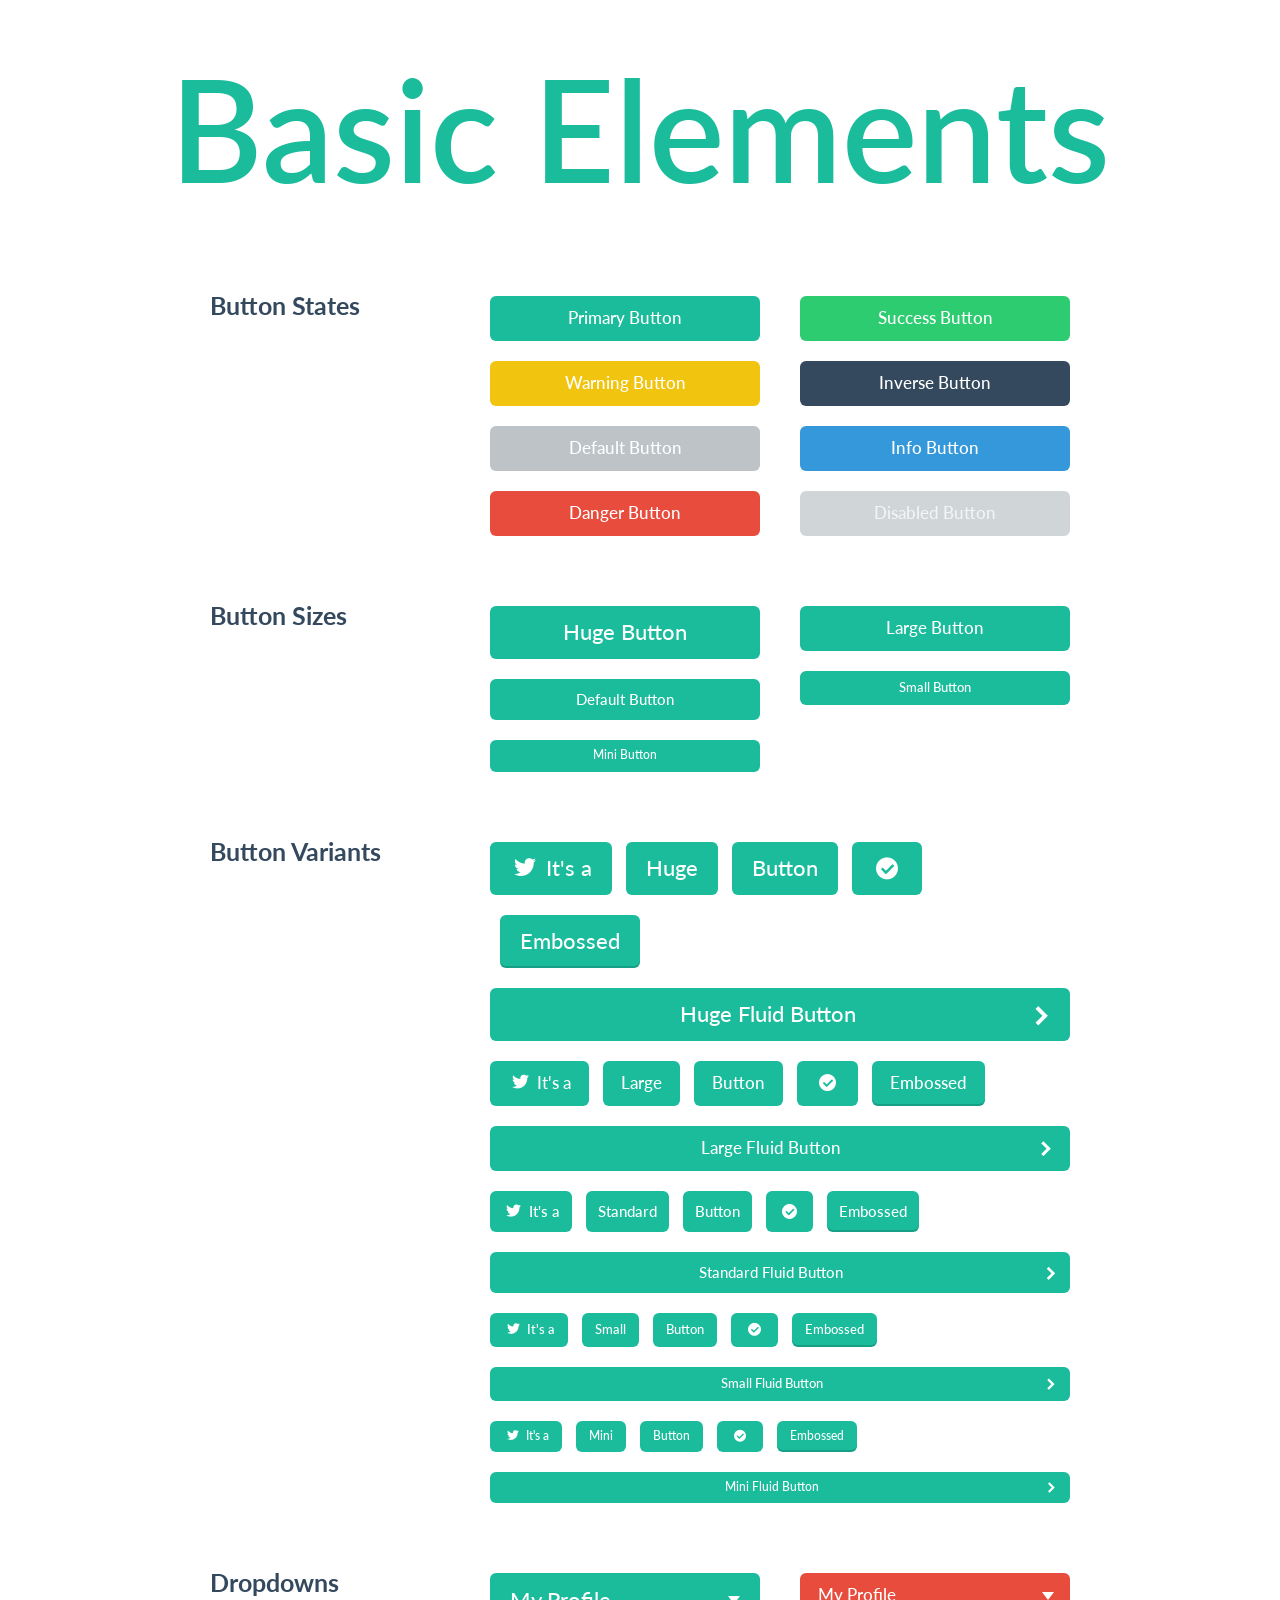
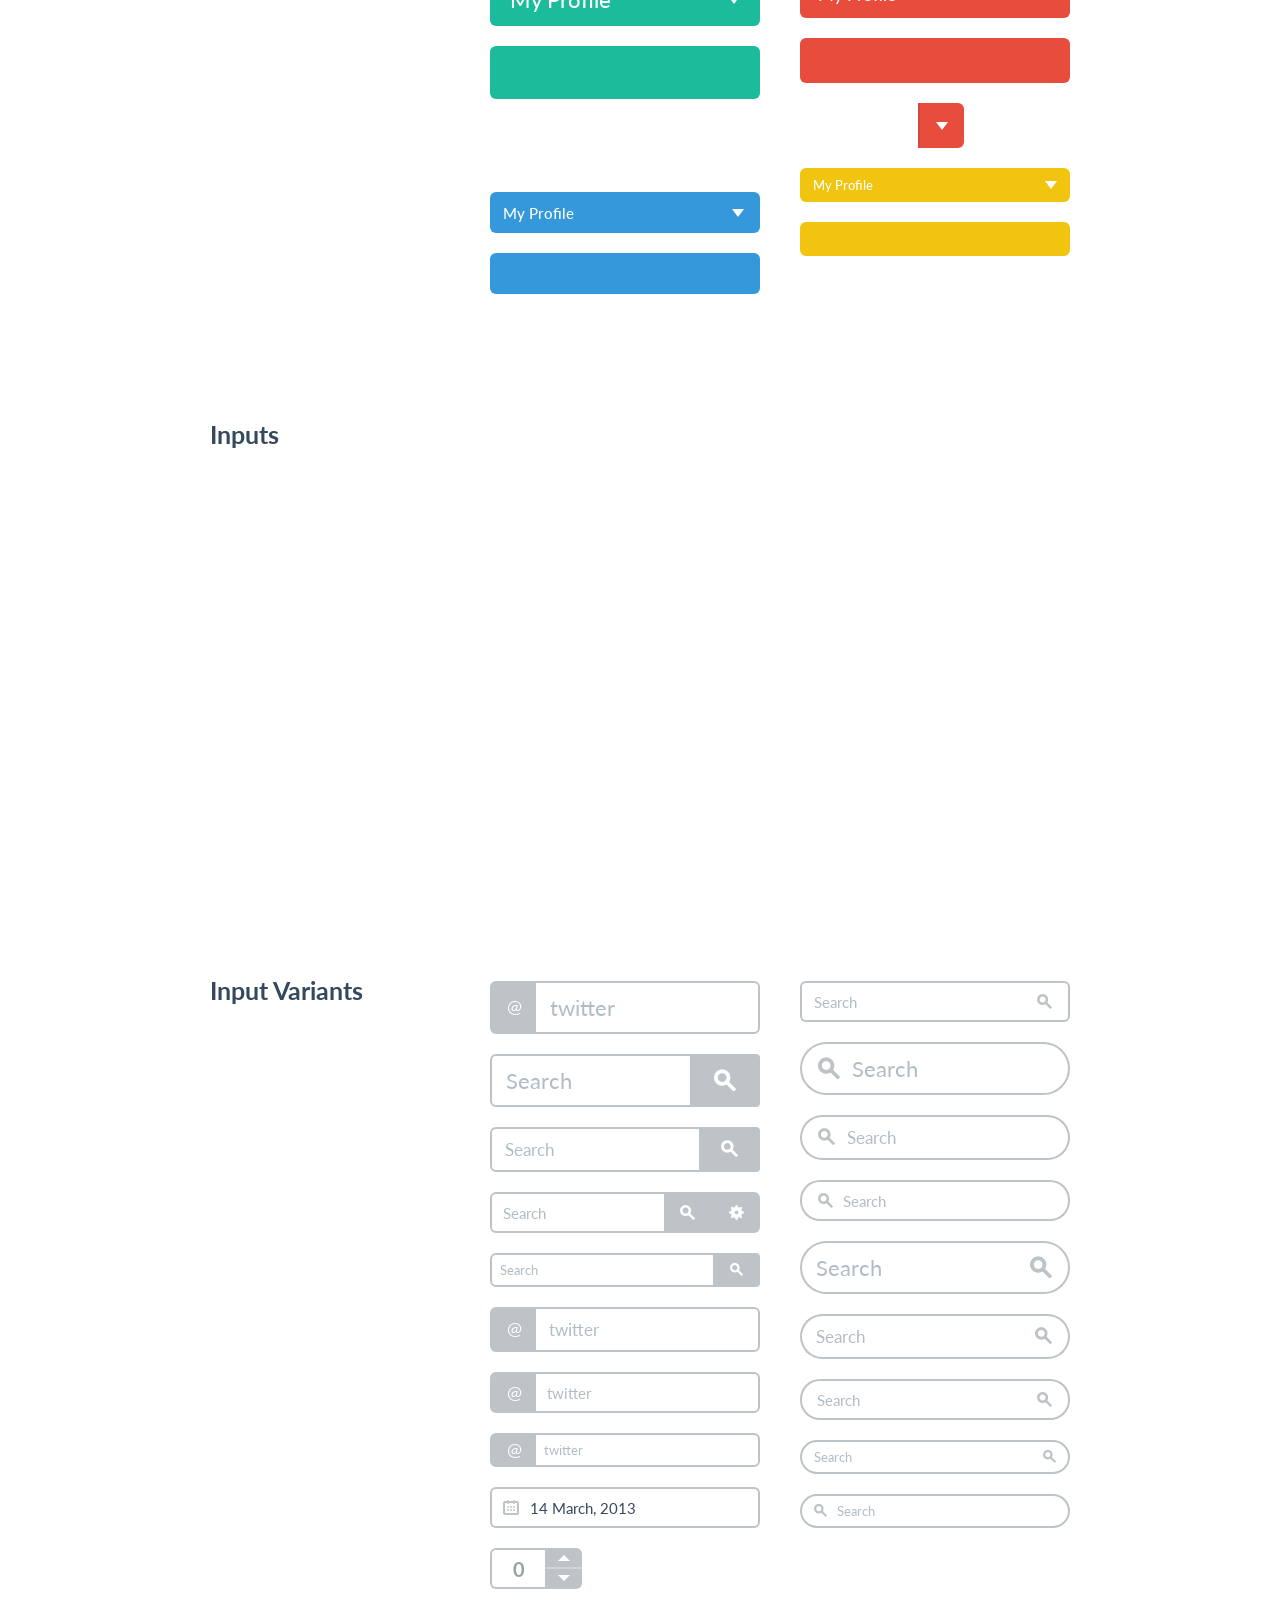
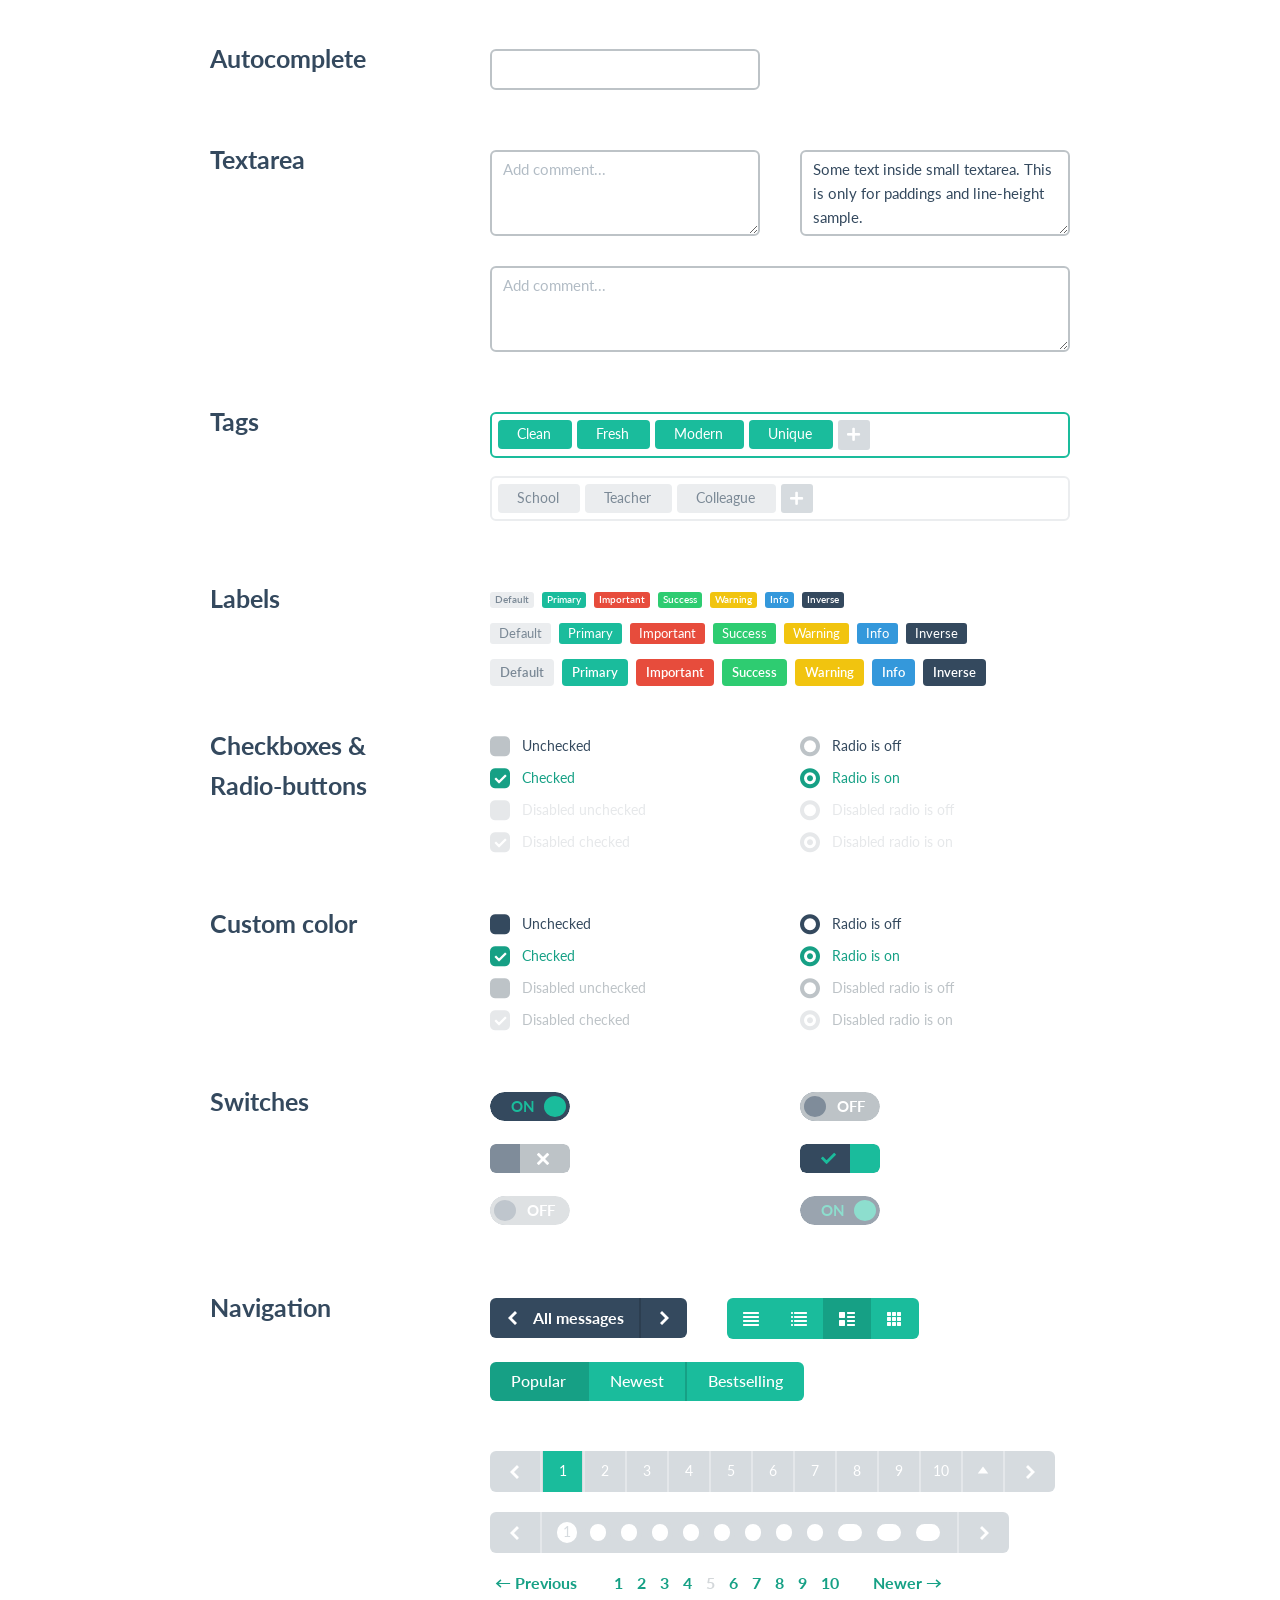
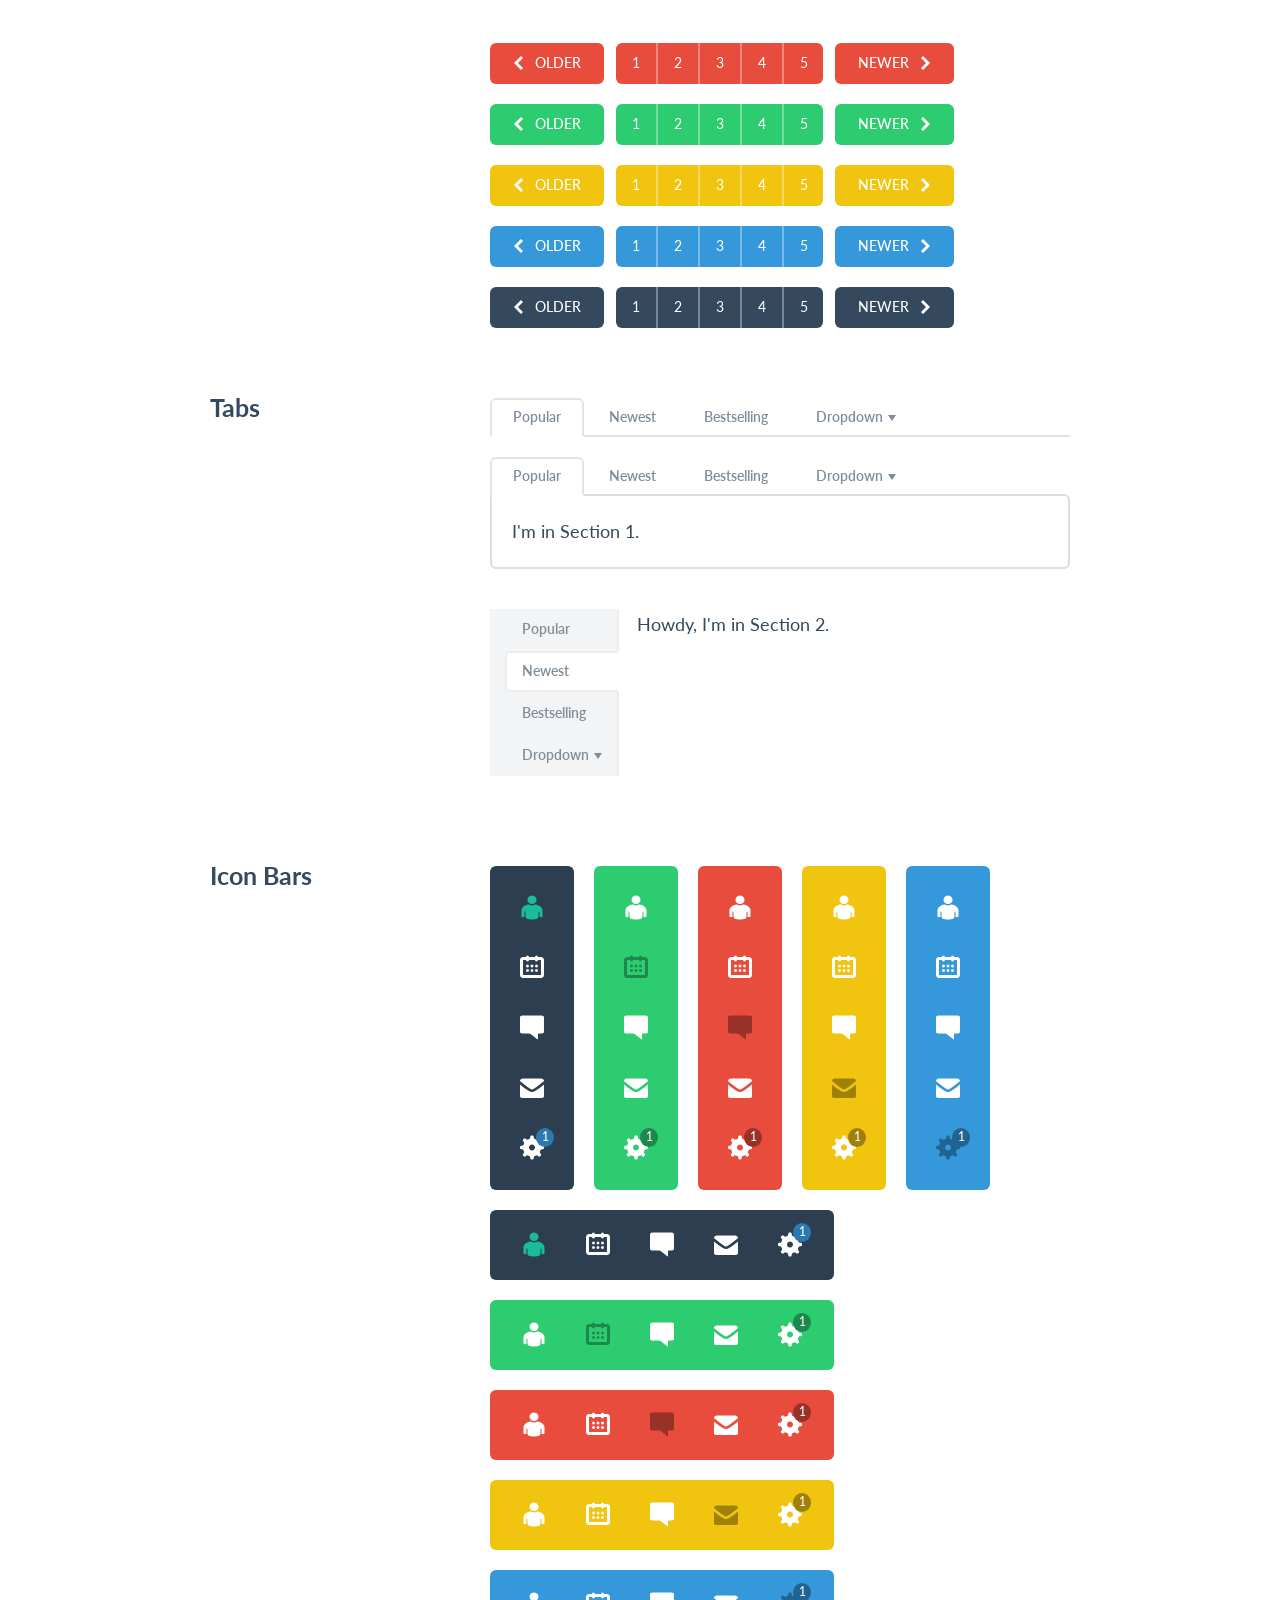
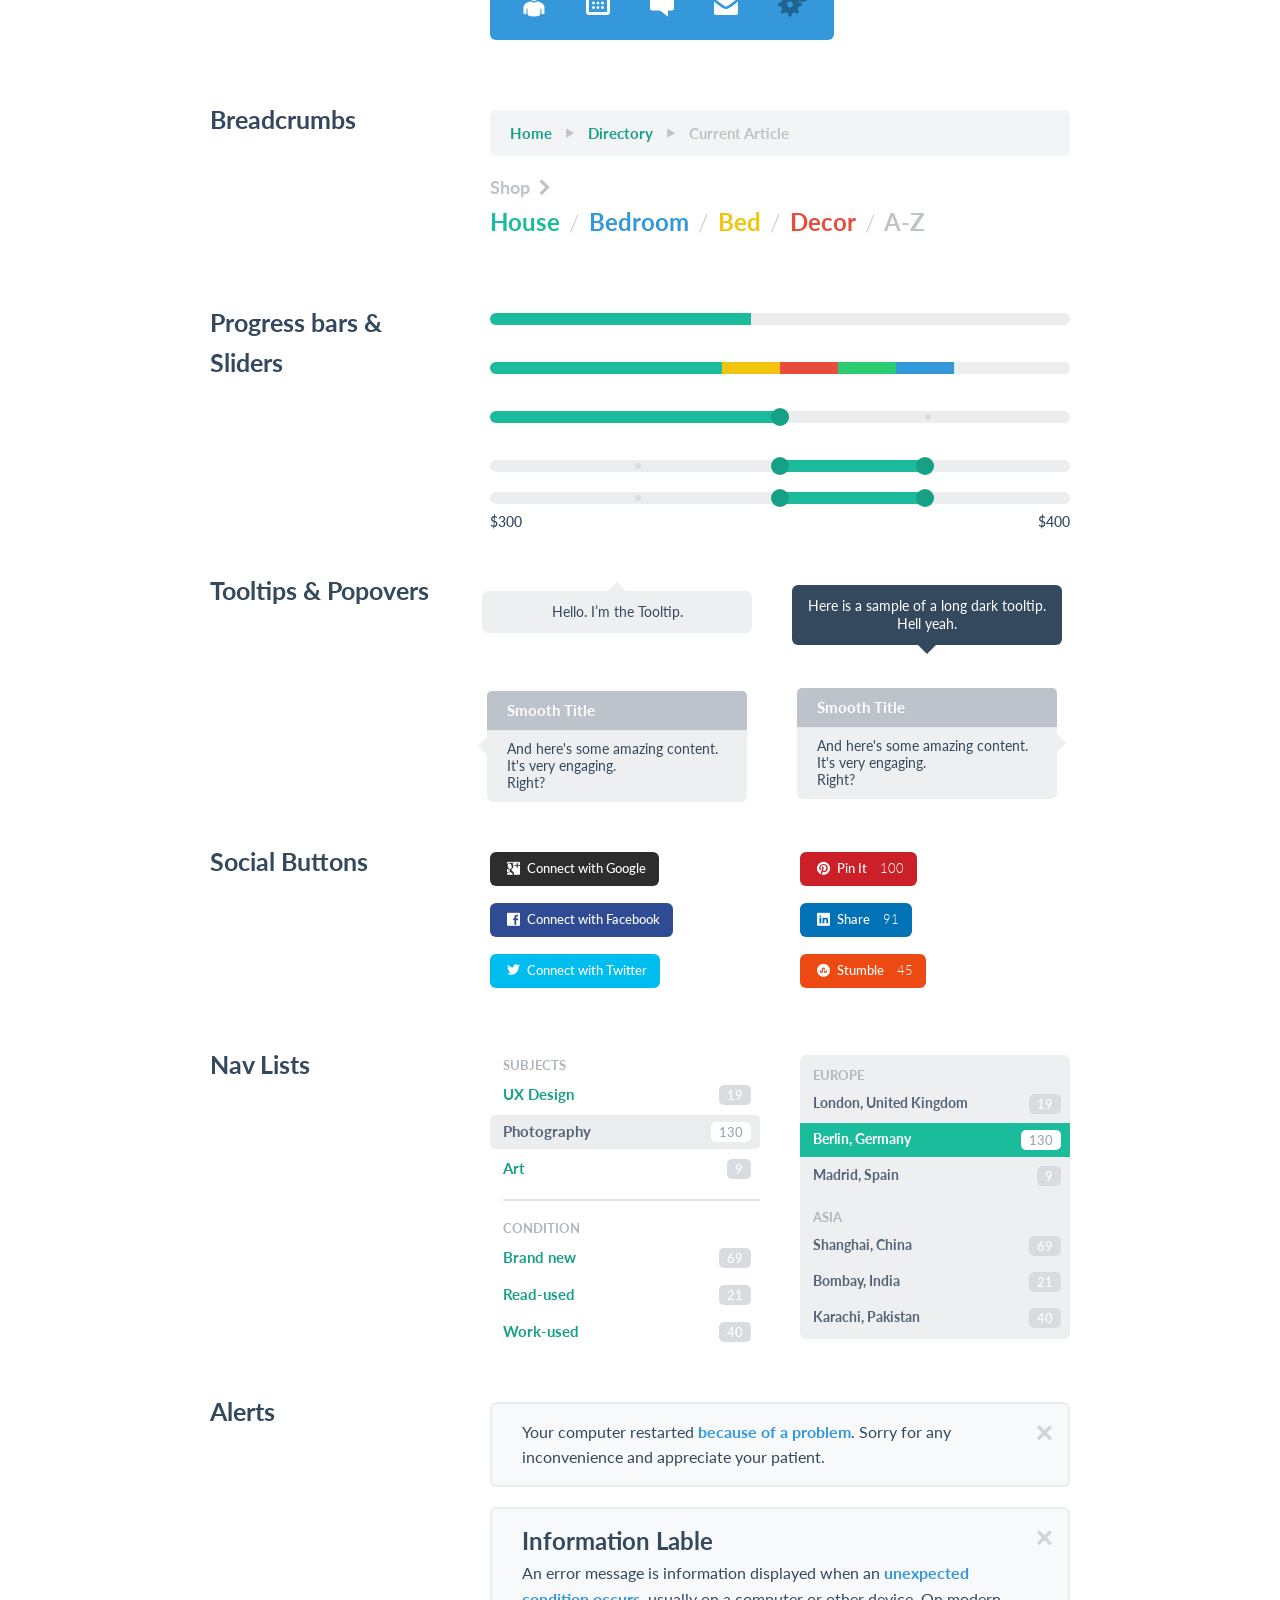
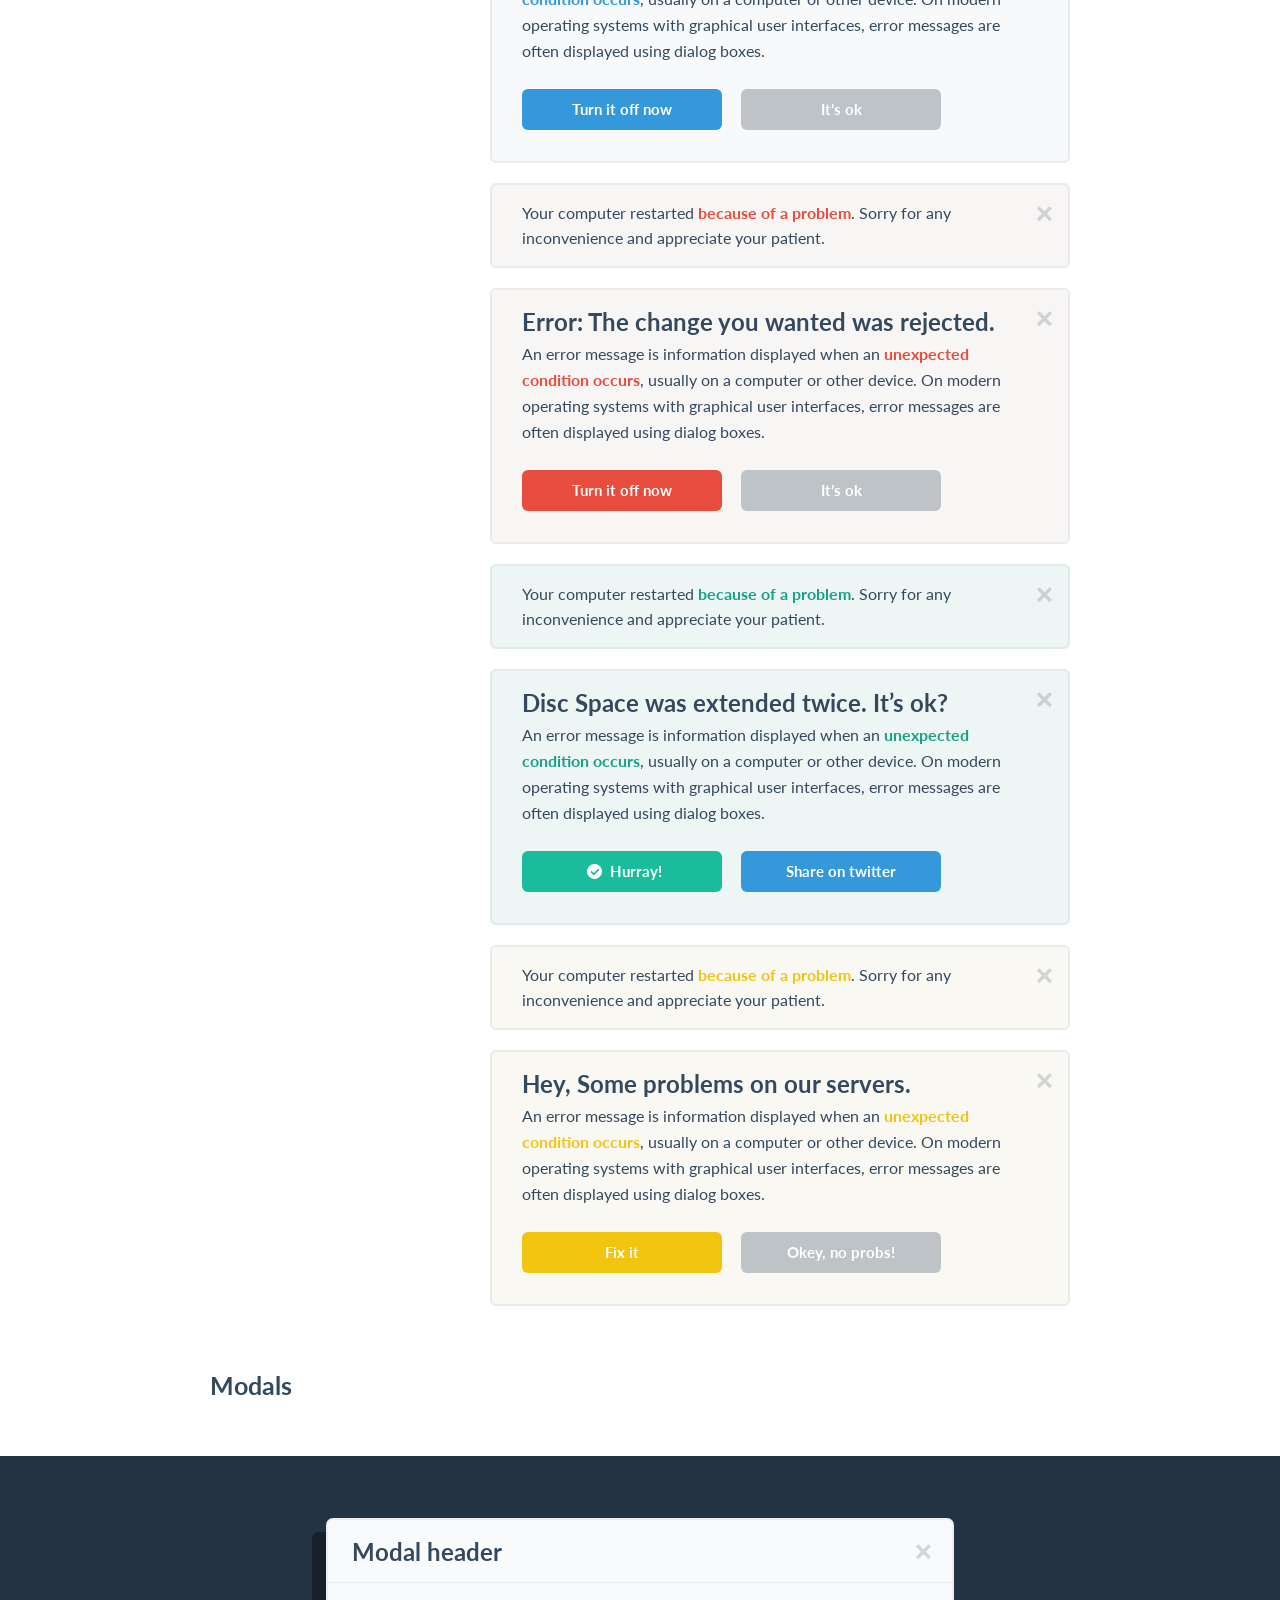
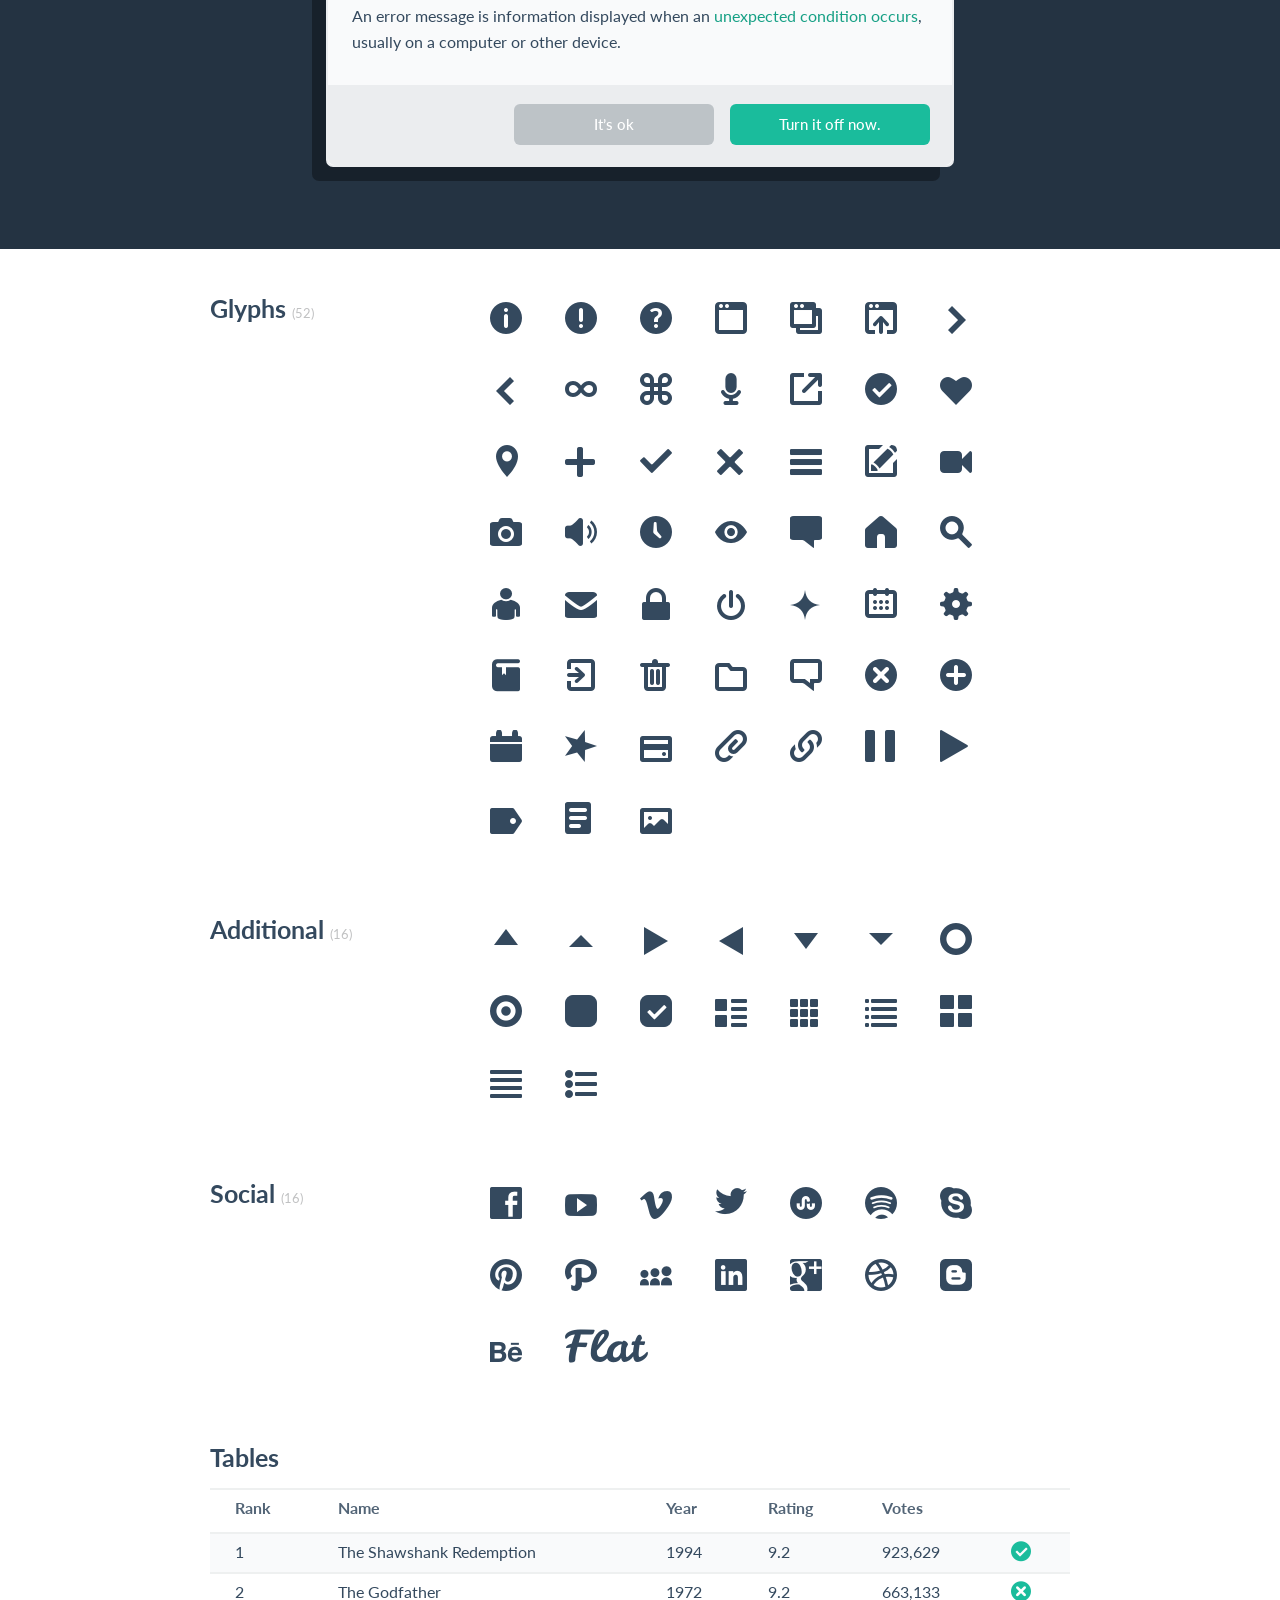
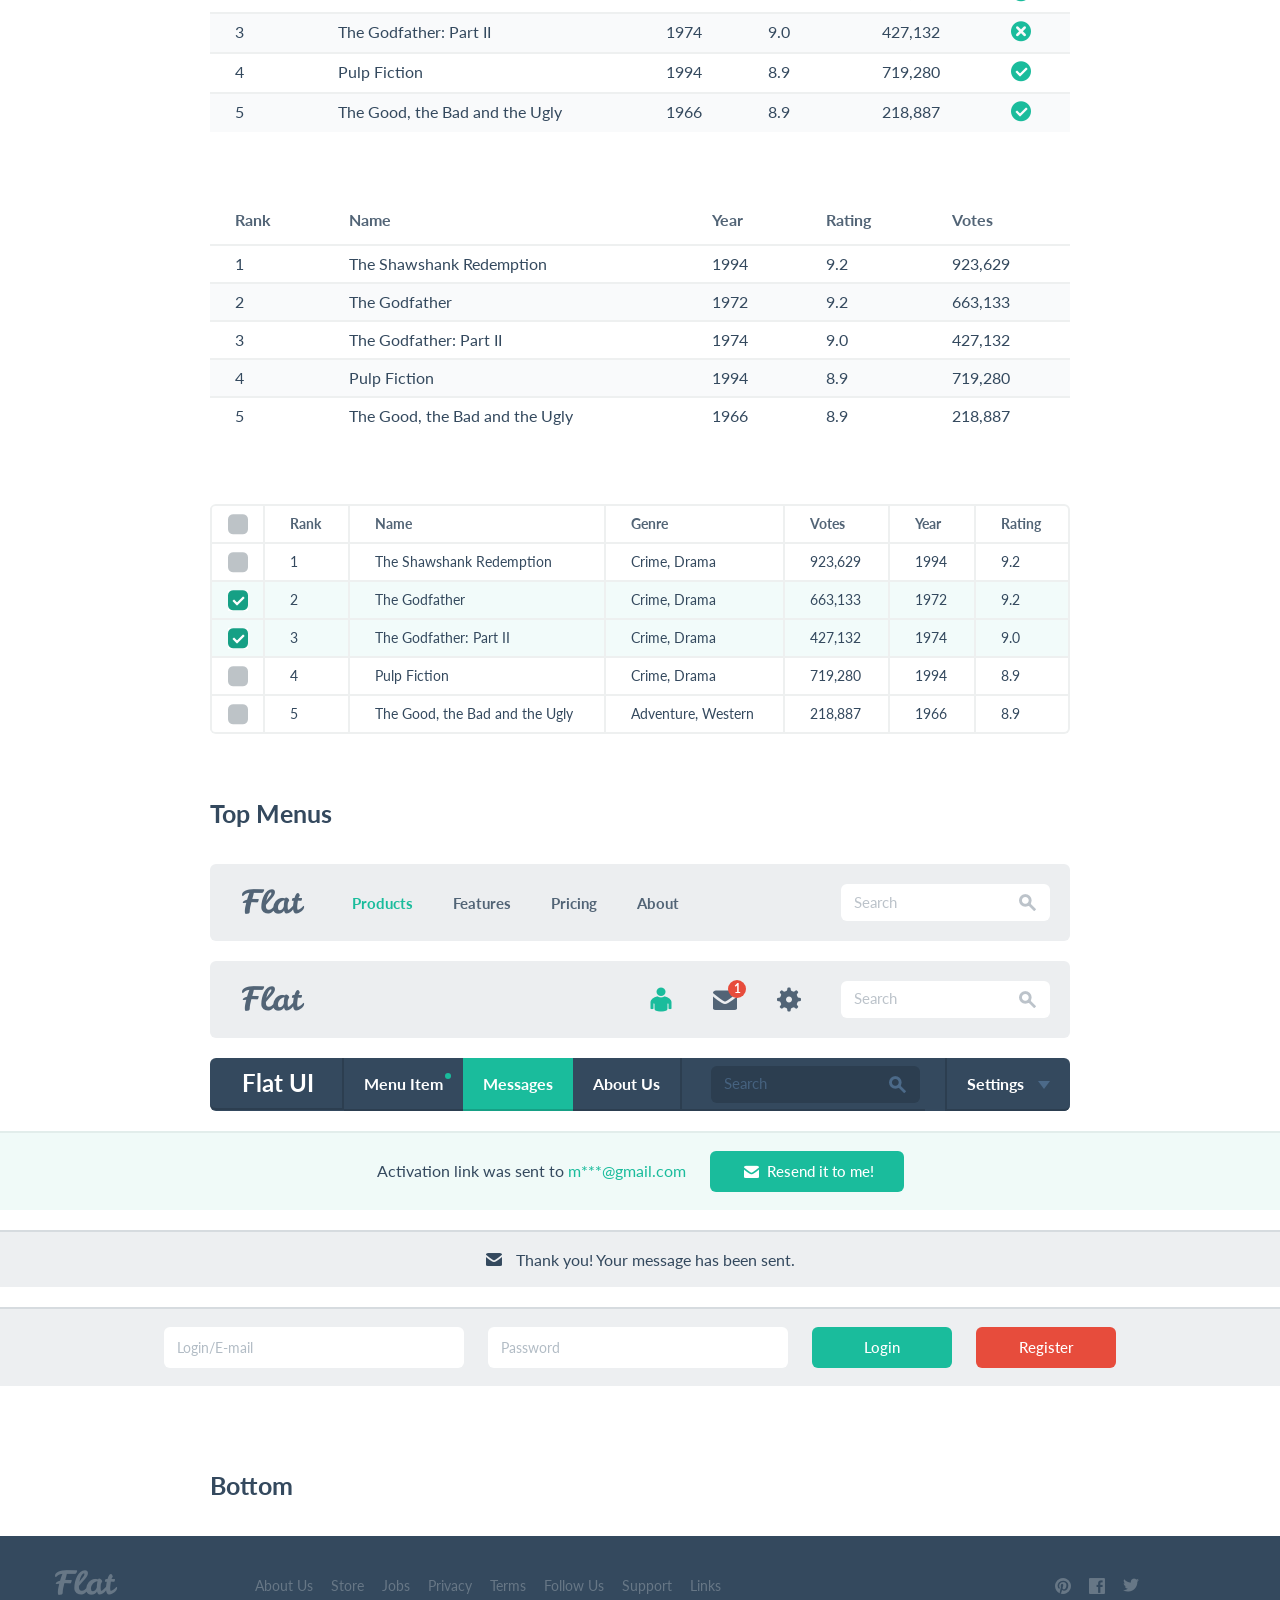
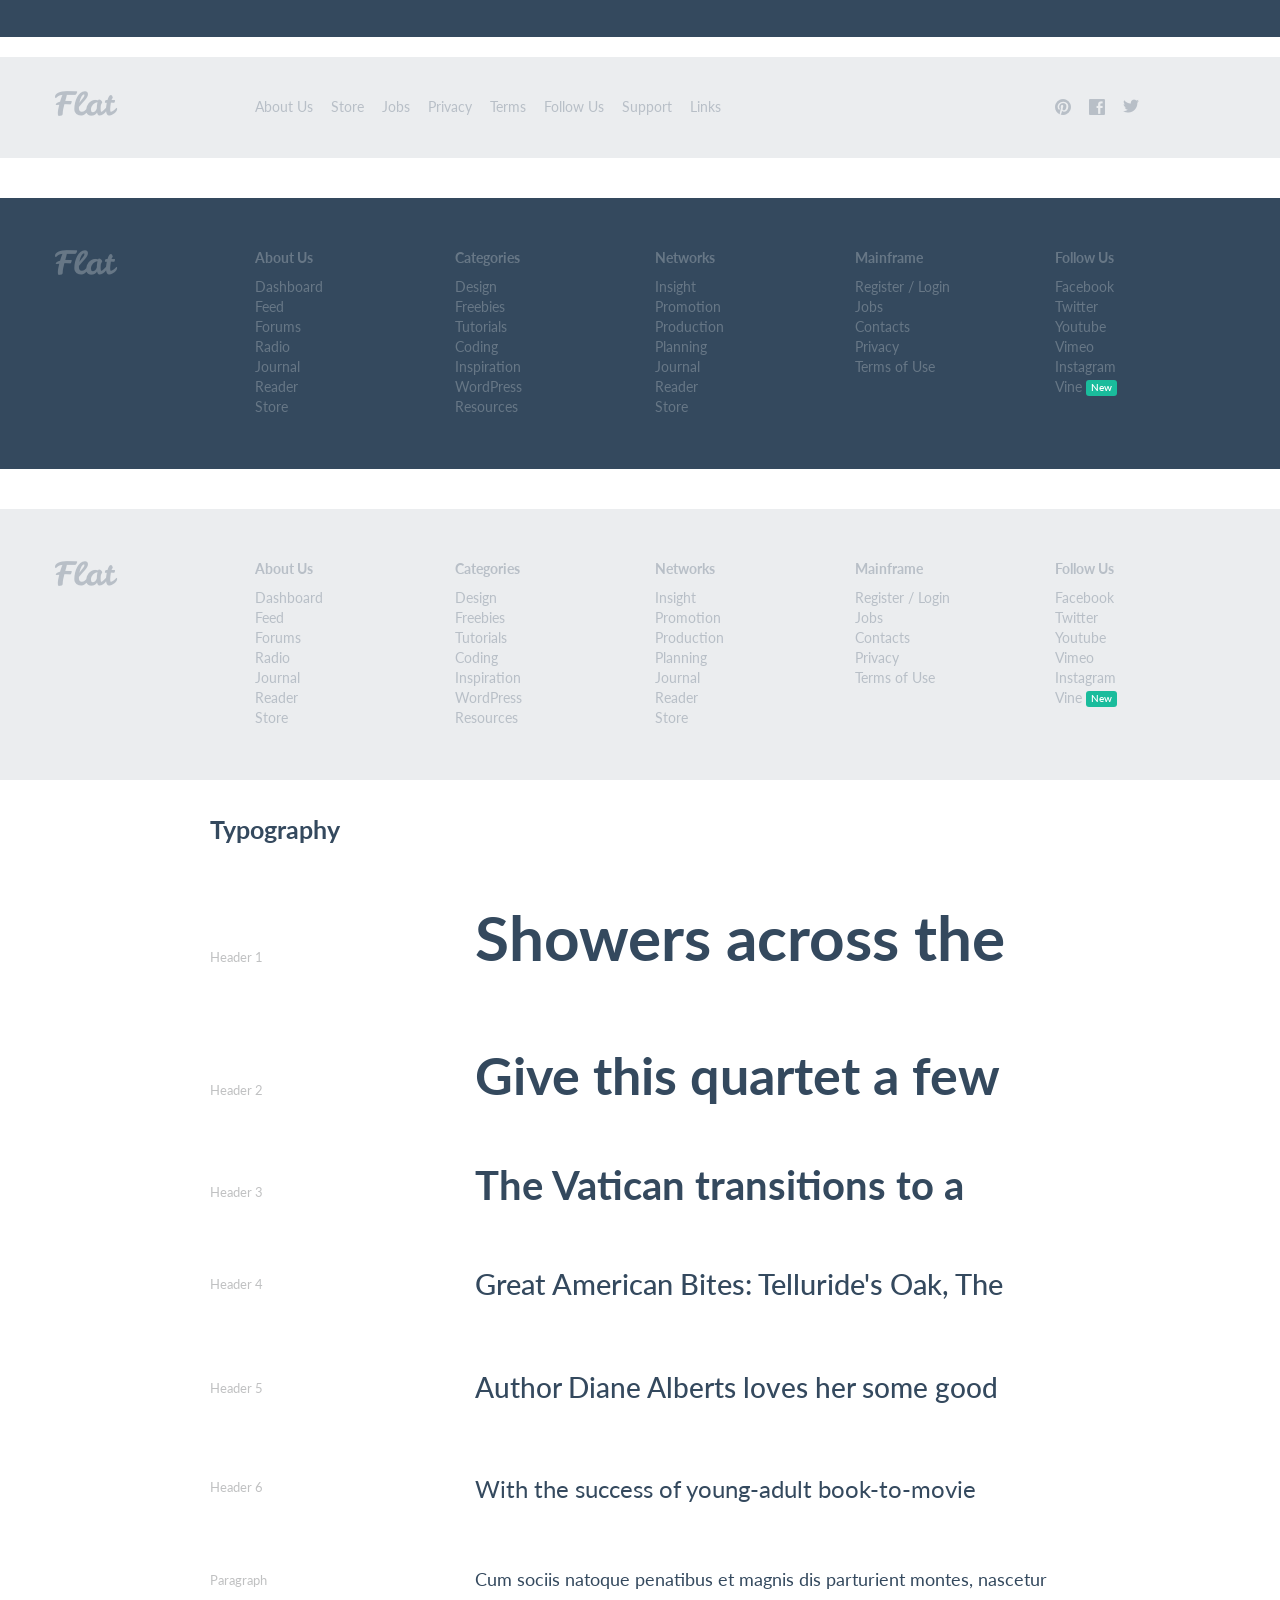
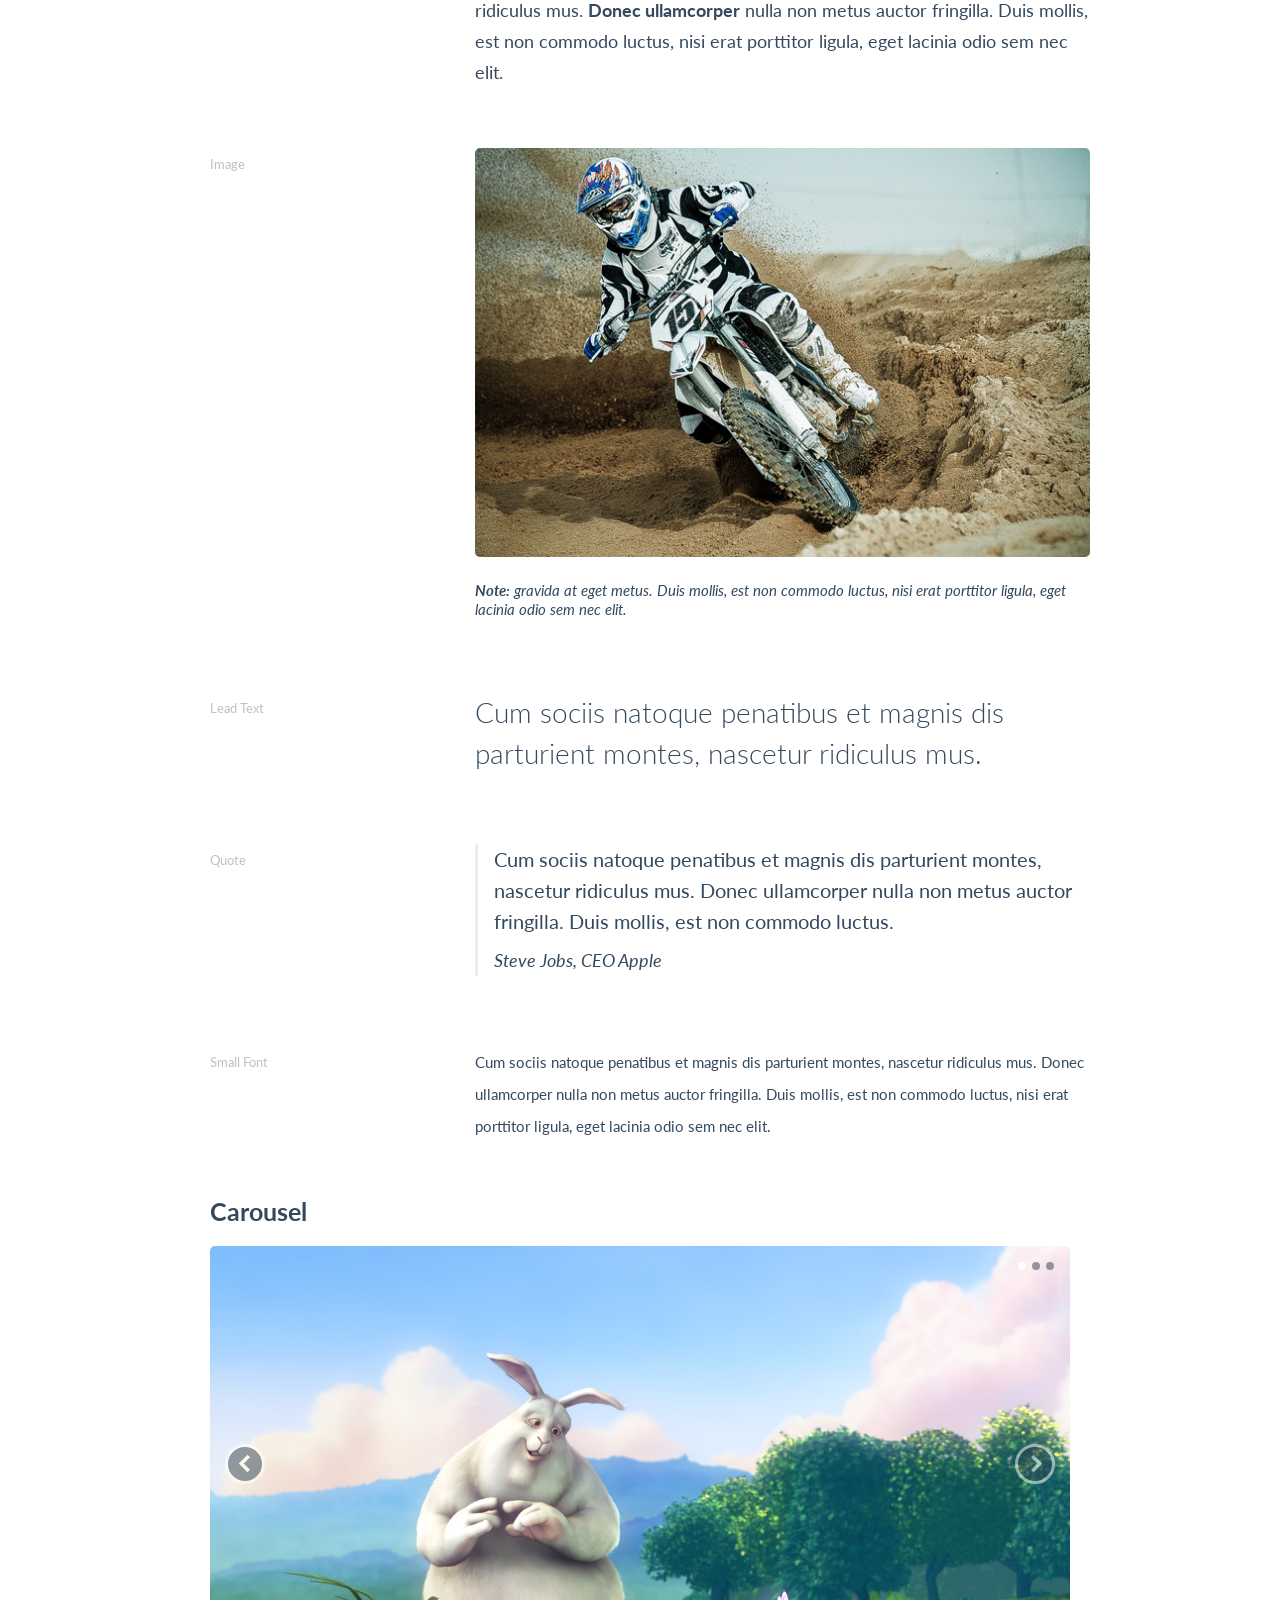
<file: PingBamProfile/images/UI/Flat-UI-Pro-1.1.4/index.html>
<!DOCTYPE html>
<html lang="en">
  <head>
    <meta charset="utf-8">
    <title>Flat UI Pro</title>
    <meta name="viewport" content="width=device-width, initial-scale=1.0">

    <!-- Loading Bootstrap -->
    <link href="bootstrap/css/bootstrap.css" rel="stylesheet">
    <link href="bootstrap/css/bootstrap-responsive.css" rel="stylesheet">

    <!-- Loading Flat UI -->
    <link href="css/demo.css" rel="stylesheet">
    <link href="css/flat-ui.css" rel="stylesheet">

    <link rel="shortcut icon" href="images/favicon.ico">

    <!-- HTML5 shim, for IE6-8 support of HTML5 elements. All other JS at the end of file. -->
    <!--[if lt IE 9]>
      <script src="js/html5shiv.js"></script>
    <![endif]-->
  </head>
  <body>
  
    <h1 class="demo-headline">Basic Elements</h1>
    <div class="container">
      <div class="demo-row demo-buttons">
        <div class="demo-title">
          <h3 class="demo-panel-title">Button States</h3>
        </div>

        <div class="demo-col">
          <a href="#fakelink" class="btn btn-large btn-block btn-primary">Primary Button</a>
          <a href="#fakelink" class="btn btn-large btn-block btn-warning">Warning Button</a>
          <a href="#fakelink" class="btn btn-large btn-block">Default Button</a>
          <a href="#fakelink" class="btn btn-large btn-block btn-danger">Danger Button</a>
        </div>

        <div class="demo-col">
          <a href="#fakelink" class="btn btn-large btn-block btn-success">Success Button</a>
          <a href="#fakelink" class="btn btn-large btn-block btn-inverse">Inverse Button</a>
          <a href="#fakelink" class="btn btn-large btn-block btn-info">Info Button</a>
          <a href="#fakelink" class="btn btn-large btn-block disabled">Disabled Button</a>
        </div>
      </div> <!-- /row -->

      <div class="demo-row demo-buttons">
        <div class="demo-title">
          <h3 class="demo-panel-title">Button Sizes</h3>
        </div>

        <div class="demo-col">
          <a href="#fakelink" class="btn btn-huge btn-block btn-primary">Huge Button</a>
          <a href="#fakelink" class="btn btn-block btn-primary">Default Button</a>
          <a href="#fakelink" class="btn btn-mini btn-block btn-primary">Mini Button</a>
        </div>

        <div class="demo-col">
          <a href="#fakelink" class="btn btn-large btn-block btn-primary">Large Button</a>
          <a href="#fakelink" class="btn btn-small btn-block btn-primary">Small Button</a>
        </div>
      </div> <!-- /row -->

      <div class="demo-row demo-buttons">
        <div class="demo-title">
          <h3 class="demo-panel-title">Button Variants</h3>
        </div>

        <div class="demo-content">
          <a href="#fakelink" class="btn btn-huge btn-primary">
            <i class="fui-twitter"></i>
            It's a
          </a>
          <a href="#fakelink" class="btn btn-huge btn-primary mhm">
            Huge
          </a>
          <a href="#fakelink" class="btn btn-huge btn-primary">
            Button
          </a>
          <a href="#fakelink" class="btn btn-huge btn-primary mlm">
            <i class="fui-check-inverted"></i>
          </a>
          <a href="#fakelink" class="btn btn-huge btn-primary btn-embossed mlm">
            Embossed
          </a>
          <a href="#fakelink" class="btn btn-huge btn-primary btn-block">
            Huge Fluid Button
            <i class="fui-arrow-right pull-right"></i>
          </a>

          <a href="#fakelink" class="btn btn-large btn-primary">
            <i class="fui-twitter"></i>
            It's a
          </a>
          <a href="#fakelink" class="btn btn-large btn-primary mhm">Large</a>
          <a href="#fakelink" class="btn btn-large btn-primary">
            Button
          </a>
          <a href="#fakelink" class="btn btn-large btn-primary mlm">
            <i class="fui-check-inverted"></i>
          </a>
          <a href="#fakelink" class="btn btn-large btn-primary btn-embossed mlm">
            Embossed
          </a>
          <a href="#fakelink" class="btn btn-large btn-primary btn-block">
            Large Fluid Button
            <i class="fui-arrow-right pull-right"></i>
          </a>
          <a href="#fakelink" class="btn btn-primary">
            <i class="fui-twitter"></i>
            It's a
          </a>
          <a href="#fakelink" class="btn btn-primary mhm">
            Standard
          </a>
          <a href="#fakelink" class="btn btn-primary">
            Button
          </a>
          <a href="#fakelink" class="btn btn-primary mlm">
            <i class="fui-check-inverted"></i>
          </a>
          <a href="#fakelink" class="btn btn-primary btn-embossed mlm">
            Embossed
          </a>
          <a href="#fakelink" class="btn btn-primary btn-block">
            Standard Fluid Button
            <i class="fui-arrow-right pull-right"></i>
          </a>

          <a href="#fakelink" class="btn btn-small btn-primary">
            <i class="fui-twitter"></i>
            It's a
          </a>
          <a href="#fakelink" class="btn btn-small btn-primary mhm">Small</a>
          <a href="#fakelink" class="btn btn-small btn-primary">
            Button
          </a>
          <a href="#fakelink" class="btn btn-small btn-primary mlm">
            <i class="fui-check-inverted"></i>
          </a>
          <a href="#fakelink" class="btn btn-small btn-primary btn-embossed mlm">
            Embossed
          </a>
          <a href="#fakelink" class="btn btn-small btn-primary btn-block">
            Small Fluid Button
            <i class="fui-arrow-right pull-right"></i>
          </a>

          <a href="#fakelink" class="btn btn-mini btn-primary">
            <i class="fui-twitter"></i>
            It's a
          </a>
          <a href="#fakelink" class="btn btn-mini btn-primary mhm">Mini</a>
          <a href="#fakelink" class="btn btn-mini btn-primary">
            Button
          </a>
          <a href="#fakelink" class="btn btn-mini btn-primary mlm">
            <i class="fui-check-inverted"></i>
          </a>
          <a href="#fakelink" class="btn btn-mini btn-primary btn-embossed mlm">
            Embossed
          </a>
          <a href="#fakelink" class="btn btn-mini btn-primary btn-block">
            Mini Fluid Button
            <i class="fui-arrow-right pull-right"></i>
          </a>
        </div>
      </div> <!-- /row -->

      <div class="demo-row">
        <div class="demo-title">
          <h3 class="demo-panel-title">Dropdowns</h3>
        </div>

        <div class="demo-col">
          <select name="huge" class="select-block mbl">
            <optgroup label="Profile">
              <option value="0">My Profile</option>
              <option value="1">My Friends</option>
            </optgroup>
            <optgroup label="System">
              <option value="2">Messages</option>
              <option value="3">My Settings</option>
              <option value="4" class="highlighted fui-lock">Logout</option>
            </optgroup>
          </select>

          <select multiple="multiple" name="huge" class="select-block mbl">
            <option value="0">1</option>
            <option value="1" selected>2</option>
            <option value="2" selected>3</option>
            <option value="3" selected>4</option>
            <option value="4">5</option>
          </select>

          <div class="mbl">
            <div class="btn-group">
              <i class="dropdown-arrow dropdown-arrow-inverse"></i>
              <button class="btn btn-primary btn-huge">Dropdown</button>
              <button class="btn btn-primary btn-huge dropdown-toggle" data-toggle="dropdown">
                <span class="caret"></span>
              </button>
              <ul class="dropdown-menu dropdown-inverse">
                <li><a href="#fakelink">Sub Menu Element</a></li>
                <li><a href="#fakelink">Sub Menu Element</a></li>
                <li><a href="#fakelink">Sub Menu Element</a></li>
              </ul>
            </div>
          </div>

          <select name="info" class="select-block mbl">
            <optgroup label="Profile">
              <option value="0">My Profile</option>
              <option value="1">My Friends</option>
            </optgroup>
            <optgroup label="System">
              <option value="2">Messages</option>
              <option value="3">My Settings</option>
              <option value="4" class="highlighted fui-lock">Logout</option>
            </optgroup>
          </select>

          <div class="mbl">
            <select multiple="multiple" name="info" class="select-block">
              <option value="0">1</option>
              <option value="1" selected>2</option>
              <option value="2" selected>3</option>
              <option value="3" selected>4</option>
              <option value="4">5</option>
            </select>
          </div>

          <div class="mbl">
            <div class="btn-group">
              <i class="dropdown-arrow dropdown-arrow-inverse"></i>
              <button class="btn btn-info">Dropdown</button>
              <button class="btn btn-info dropdown-toggle" data-toggle="dropdown">
                <span class="caret"></span>
              </button>
              <ul class="dropdown-menu dropdown-inverse">
                <li><a href="#fakelink">Sub Menu Element</a></li>
                <li><a href="#fakelink">Sub Menu Element</a></li>
                <li><a href="#fakelink">Sub Menu Element</a></li>
              </ul>
            </div>
          </div>
        </div>

        <div class="demo-col">
          <select name="large" class="select-block mbl">
            <optgroup label="Profile">
              <option value="0">My Profile</option>
              <option value="1">My Friends</option>
            </optgroup>
            <optgroup label="System">
              <option value="2">Messages</option>
              <option value="3">My Settings</option>
              <option value="4" class="highlighted fui-lock">Logout</option>
            </optgroup>
          </select>

          <div class="mbl">
            <select multiple="multiple" name="large" class="select-block">
              <option value="0">1</option>
              <option value="1" selected>2</option>
              <option value="2" selected>3</option>
              <option value="3" selected>4</option>
              <option value="4">5</option>
            </select>
          </div>

          <div class="mbl">
            <div class="btn-group">
              <i class="dropdown-arrow dropdown-arrow-inverse"></i>
              <button class="btn btn-danger btn-large">Dropdown</button>
              <button class="btn btn-danger btn-large dropdown-toggle" data-toggle="dropdown">
                <span class="caret"></span>
              </button>
              <ul class="dropdown-menu dropdown-inverse">
                <li><a href="#fakelink">Sub Menu Element</a></li>
                <li><a href="#fakelink">Sub Menu Element</a></li>
                <li><a href="#fakelink">Sub Menu Element</a></li>
              </ul>
            </div>
          </div>

          <select name="small" class="select-block mbl">
            <optgroup label="Profile">
              <option value="0">My Profile</option>
              <option value="1">My Friends</option>
            </optgroup>
            <optgroup label="System">
              <option value="2">Messages</option>
              <option value="3">My Settings</option>
              <option value="4" class="highlighted fui-lock">Logout</option>
            </optgroup>
          </select>

          <div class="mbl">
            <select multiple="multiple" name="small" class="select-block">
              <option value="0">1</option>
              <option value="1" selected>2</option>
              <option value="2" selected>3</option>
              <option value="3" selected>4</option>
              <option value="4">5</option>
            </select>
          </div>

          <div class="mbl">
            <div class="btn-group">
              <i class="dropdown-arrow dropdown-arrow-inverse"></i>
              <button class="btn btn-warning btn-small">Dropdown</button>
              <button class="btn btn-warning btn-small dropdown-toggle" data-toggle="dropdown">
                <span class="caret"></span>
              </button>
              <ul class="dropdown-menu dropdown-inverse">
                <li><a href="#fakelink">Sub Menu Element</a></li>
                <li><a href="#fakelink">Sub Menu Element</a></li>
                <li><a href="#fakelink">Sub Menu Element</a></li>
              </ul>
            </div>
          </div>
        </div>
      </div> <!-- /row -->

      <div class="demo-row demo-inputs">
        <div class="demo-title">
          <h3 class="demo-panel-title">Inputs</h3>
        </div>
        <div class="demo-col">
          <div class="control-group huge">
            <input type="text" value="" placeholder="Un-Active" class="span3">
          </div>
          <div class="control-group large">
            <input type="text" value="" placeholder="Un-Active" class="span3">
          </div>
          <div class="control-group">
            <input type="text" value="" placeholder="Un-Active" class="span3">
          </div>
          <div class="control-group small">
            <input type="text" value="" placeholder="Un-Active" class="span3">
          </div>
          <div class="control-group error huge">
            <input type="text" value="Error" class="span3">
          </div>
          <div class="control-group error large">
            <input type="text" value="Error" class="span3">
          </div>
          <div class="control-group error">
            <input type="text" value="Error" class="span3">
          </div>
          <div class="control-group error small">
            <input type="text" value="Error" class="span3">
          </div>
        </div>

        <div class="demo-col">
          <div class="control-group success huge">
            <input type="text" value="Success" class="span3">
            <i class="input-icon fui-check-inverted"></i>
          </div>
          <div class="control-group success large">
            <input type="text" value="Success" class="span3">
            <i class="input-icon fui-check-inverted"></i>
          </div>
          <div class="control-group success">
            <input type="text" value="Success" class="span3">
            <i class="input-icon fui-check-inverted"></i>
          </div>
          <div class="control-group success small">
            <input type="text" value="Success" class="span3">
            <i class="input-icon fui-check-inverted"></i>
          </div>
          <div class="control-group huge disabled">
            <input type="text" value="Disabled" disabled="disabled" class="span3">
            <i class="input-icon fui-lock"></i>
          </div>
          <div class="control-group large disabled">
            <input type="text" value="Disabled" disabled="disabled" class="span3">
            <i class="input-icon fui-lock"></i>
          </div>
          <div class="control-group disabled">
            <input type="text" value="Disabled" disabled="disabled" class="span3">
            <i class="input-icon fui-lock"></i>
          </div>
          <div class="control-group small disabled">
            <input type="text" value="Disabled" disabled="disabled" class="span3">
            <i class="input-icon fui-lock"></i>
          </div>
        </div>
      </div><!-- /row -->

      <div class="demo-row">
        <div class="demo-title">
          <h3 class="demo-panel-title">Input Variants</h3>
        </div>
        <div class="demo-col">
          <div class="control-group huge">
            <div class="input-prepend">
              <span class="add-on">@</span>
              <input class="span2" id="prependedInput-01" type="text" placeholder="twitter">
            </div>
          </div>
          <div class="control-group huge">
            <div class="input-append">
              <input class="span2" id="appendedInputButton-01" type="text" placeholder="Search">
              <button class="btn btn-huge" type="button"><span class="fui-search"></span></button>
            </div>
          </div>
          <div class="control-group large">
            <div class="input-append">
              <input class="span2" id="appendedInputButton-02" type="text" placeholder="Search">
              <button class="btn btn-large" type="button"><span class="fui-search"></span></button>
            </div>
          </div>
          <div class="control-group">
            <div class="input-append">
              <input class="span2" id="appendedInputButton-03" type="text" placeholder="Search">
              <div class="btn-group">
                <button class="btn" type="button"><span class="fui-search"></span></button>
                <button class="btn" type="button"><span class="fui-gear"></span></button>
              </div>
            </div>
          </div>
          <div class="control-group small">
            <div class="input-append">
              <input class="span2" id="appendedInputButton-04" type="text" placeholder="Search">
              <button class="btn btn-small" type="button"><span class="fui-search"></span></button>
            </div>
          </div>
          <div class="control-group large">
            <div class="input-prepend">
              <span class="add-on">@</span>
              <input class="span2" id="prependedInput-02" type="text" placeholder="twitter">
            </div>
          </div>
          <div class="control-group">
            <div class="input-prepend">
              <span class="add-on">@</span>
              <input class="span2" id="prependedInput-03" type="text" placeholder="twitter">
            </div>
          </div>
          <div class="control-group small">
            <div class="input-prepend">
              <span class="add-on">@</span>
              <input class="span2" id="prependedInput-04" type="text" placeholder="twitter">
            </div>
          </div>
          <div class="control-group">
            <div class="input-prepend input-datepicker">
              <button type="button" class="btn"><span class="fui-calendar"></span></button>
              <input type="text" class="span2" value="14 March, 2013" id="datepicker-01">
            </div>
          </div>
          <div class="control-group">
            <input type="text" id="spinner-01" placeholder="" value="0" class="spinner">
          </div>
        </div>

        <div class="demo-col">
          <form class="form-search">
            <div class="input-append">
              <input type="text" class="span2 search-query" placeholder="Search" id="search-query-1">
              <button type="submit" class="btn"><span class="fui-search"></span></button>
            </div>
          </form>
          <form class="form-search">
            <div class="input-prepend">
              <button type="submit" class="btn btn-huge"><span class="fui-search"></span></button>
              <input type="text" class="span2 huge search-query search-query-rounded" placeholder="Search" id="search-query-2">
            </div>
          </form>
          <form class="form-search">
            <div class="input-prepend">
              <button type="submit" class="btn btn-large"><span class="fui-search"></span></button>
              <input type="text" class="span2 large search-query search-query-rounded" placeholder="Search" id="search-query-3">
            </div>
          </form>
          <form class="form-search">
            <div class="input-prepend">
              <button type="submit" class="btn"><span class="fui-search"></span></button>
              <input type="text" class="span2 search-query search-query-rounded" placeholder="Search" id="search-query-4">
            </div>
          </form>
          <form class="form-search">
            <div class="input-append">
              <input type="text" class="span2 huge search-query search-query-rounded" placeholder="Search" id="search-query-5">
              <button type="submit" class="btn btn-huge"><span class="fui-search"></span></button>
            </div>
          </form>
          <form class="form-search">
            <div class="input-append">
              <input type="text" class="span2 large search-query search-query-rounded" placeholder="Search" id="search-query-6">
              <button type="submit" class="btn btn-large"><span class="fui-search"></span></button>
            </div>
          </form>
          <form class="form-search">
            <div class="input-append">
              <input type="text" class="span2 search-query search-query-rounded" placeholder="Search" id="search-query-7">
              <button type="submit" class="btn"><span class="fui-search"></span></button>
            </div>
          </form>
          <form class="form-search">
            <div class="input-append">
              <input type="text" class="span2 small search-query search-query-rounded" placeholder="Search" id="search-query-8">
              <button type="submit" class="btn btn-small"><span class="fui-search"></span></button>
            </div>
          </form>
          <form class="form-search">
            <div class="input-prepend">
              <button type="submit" class="btn btn-small"><span class="fui-search"></span></button>
              <input type="text" class="span2 small search-query search-query-rounded" placeholder="Search" id="search-query-9">
            </div>
          </form>
        </div>
      </div><!-- /row -->
      
      <div class="demo-row">
        <div class="demo-title">
          <h3 class="demo-panel-title">Autocomplete</h3>
        </div>
        <div class="demo-col">
          <div class="control-group">
            <input class="span3" type="text" data-provide="typeahead" data-items="4" data-source='["Alabama","Alaska","Arizona","Arkansas","California","Colorado","Connecticut","Delaware","Florida","Georgia","Hawaii","Idaho","Illinois","Indiana","Iowa","Kansas","Kentucky","Louisiana","Maine","Maryland","Massachusetts","Michigan","Minnesota","Mississippi","Missouri","Montana","Nebraska","Nevada","New Hampshire","New Jersey","New Mexico","New York","North Dakota","North Carolina","Ohio","Oklahoma","Oregon","Pennsylvania","Rhode Island","South Carolina","South Dakota","Tennessee","Texas","Utah","Vermont","Virginia","Washington","West Virginia","Wisconsin","Wyoming"]' />
          </div>
        </div>
      </div><!-- /row -->

      <div class="demo-row">
        <div class="demo-title">
          <h3 class="demo-panel-title">Textarea</h3>
        </div>
        <div class="last-col">
          <div class="demo-col">
            <textarea class="span6" rows="3" placeholder="Add comment..."></textarea>
          </div>
          <div class="demo-col">
            <textarea  class="span6" rows="3">Some text inside small textarea. This is only for paddings and line-height sample.</textarea>
          </div>
          <div class="demo-content ptl">
            <textarea rows="3" placeholder="Add comment..." class="span12"></textarea>
          </div>
        </div><!-- /demo-content -->
      </div><!-- /row -->

      <div class="demo-row">
        <div class="demo-title">
          <h3 class="demo-panel-title">Tags</h3>
        </div>
        <div class="demo-content">
          <input name="tagsinput" class="tagsinput tagsinput-primary" value="Clean,Fresh,Modern,Unique" />
          <input name="tagsinput" class="tagsinput" value="School,Teacher,Colleague" />
        </div> <!-- /tags -->
      </div><!-- /row -->

      <div class="demo-row">
        <div class="demo-title">
          <h3 class="demo-panel-title">Labels</h3>
        </div>
        <div class="demo-content">
          <div class="mbm pbs demo-inline">
            <span class="label label-small">Default</span>
            <span class="label label-small label-primary">Primary</span>
            <span class="label label-small label-important">Important</span>
            <span class="visible-desktop">
              <span class="label label-small label-success">Success</span>
              <span class="label label-small label-warning">Warning</span>
              <span class="label label-small label-info">Info</span>
              <span class="label label-small label-inverse">Inverse</span>
            </span>
          </div>

          <div class="mbm pbs demo-inline">
            <span class="label">Default</span>
            <span class="label label-primary">Primary</span>
            <span class="label label-important">Important</span>
            <span class="visible-desktop">
              <span class="label label-success">Success</span>
              <span class="label label-warning">Warning</span>
              <span class="label label-info">Info</span>
              <span class="label label-inverse">Inverse</span>
            </span>
          </div>

          <span class="demo-inline">
            <span class="label label-large">Default</span>
            <span class="label label-large label-primary">Primary</span>
            <span class="label label-large label-important">Important</span>
            <span class="visible-desktop">
              <span class="label label-large label-success">Success</span>
              <span class="label label-large label-warning">Warning</span>
              <span class="label label-large label-info">Info</span>
              <span class="label label-large label-inverse">Inverse</span>
            </span>
          </span>
        </div> <!-- /tags -->
      </div> <!-- /row -->

      <div class="demo-row">
        <h3 class="demo-title">Checkboxes &<br /> Radio-buttons</h3>
        <div class="demo-col">
          <label class="checkbox" for="checkbox1">
            <input type="checkbox" value="" id="checkbox1" data-toggle="checkbox">
            Unchecked
          </label>
          <label class="checkbox" for="checkbox2">
            <input type="checkbox" checked="checked" value="" id="checkbox2" data-toggle="checkbox" checked="">
            Checked
          </label>
          <label class="checkbox" for="checkbox3">
            <input type="checkbox" value="" id="checkbox3" data-toggle="checkbox" disabled="">
            Disabled unchecked
          </label>
          <label class="checkbox" for="checkbox4">
            <input type="checkbox" checked="checked" value="" id="checkbox4" data-toggle="checkbox" disabled="" checked="">
            Disabled checked
          </label>
        </div><!-- /.demo-col -->
        <div class="demo-col">
          <label class="radio">
            <input type="radio" name="optionsRadios" id="optionsRadios1" value="option1" data-toggle="radio">
            Radio is off
          </label>
          <label class="radio">
            <input type="radio" name="optionsRadios" id="optionsRadios2" value="option1" data-toggle="radio" checked="">
            Radio is on
          </label>

          <label class="radio">
            <input type="radio" name="optionsRadiosDisabled" id="optionsRadios3" value="option2" data-toggle="radio" disabled="">
            Disabled radio is off
          </label>
          <label class="radio">
            <input type="radio" name="optionsRadiosDisabled" id="optionsRadios4" value="option2" data-toggle="radio" checked="" disabled="">
            Disabled radio is on
          </label>
        </div><!-- /.demo-col -->
      </div><!-- /demo-row -->

      <div class="demo-row">
        <h3 class="demo-title">Custom color</h3>
        <div class="demo-col">
          <label class="checkbox primary" for="checkbox5">
            <input type="checkbox" value="" id="checkbox5" data-toggle="checkbox">
            Unchecked
          </label>
          <label class="checkbox primary" for="checkbox6">
            <input type="checkbox" checked="checked" value="" id="checkbox6" data-toggle="checkbox" checked="">
            Checked
          </label>
          <label class="checkbox primary" for="checkbox7">
            <input type="checkbox" value="" id="checkbox7" data-toggle="checkbox" disabled="">
            Disabled unchecked
          </label>
          <label class="checkbox primary" for="checkbox8">
            <input type="checkbox" checked="checked" value="" id="checkbox8" data-toggle="checkbox" disabled="" checked="">
            Disabled checked
          </label>
        </div><!-- /.demo-col -->
        <div class="demo-col">
          <label class="radio primary">
            <input type="radio" name="optionsRadios2" id="optionsRadios5" value="option1" data-toggle="radio">
            Radio is off
          </label>
          <label class="radio primary">
            <input type="radio" name="optionsRadios2" id="optionsRadios6" value="option1" data-toggle="radio" checked="">
            Radio is on
          </label>

          <label class="radio primary">
            <input type="radio" name="optionsRadiosDisabled2" id="optionsRadios7" value="option2" data-toggle="radio" disabled="">
            Disabled radio is off
          </label>
          <label class="radio primary">
            <input type="radio" name="optionsRadiosDisabled2" id="optionsRadios" value="option2" data-toggle="radio" checked="" disabled="">
            Disabled radio is on
          </label>
        </div><!-- /.demo-col -->
      </div><!-- /demo-row -->

      <div class="demo-row">
        <h3 class="demo-title">Switches</h3>
        <div class="last-col">
          <div class="demo-col">
            <input type="checkbox" checked data-toggle="switch" />
          </div><!-- /.demo-col -->

          <div class="demo-col">
            <input type="checkbox" data-toggle="switch" />
          </div><!-- /.demo-col -->

          <div class="demo-col ptl">
            <div class="switch switch-square"
              data-on-label="<i class='fui-check'></i>"
              data-off-label="<i class='fui-cross'></i>">
              <input type="checkbox" />
            </div>
          </div><!-- /.demo-col -->

          <div class="demo-col ptl">
            <div class="switch switch-square"
              data-on-label="<i class='fui-check'></i>"
              data-off-label="<i class='fui-cross'></i>">
              <input type="checkbox" checked />
            </div>
          </div><!-- /.demo-col -->

          <div class="demo-col ptl">
            <input type="checkbox" disabled data-toggle="switch" />
          </div><!-- /.demo-col -->

          <div class="demo-col ptl">
            <input type="checkbox" checked disabled data-toggle="switch" />
          </div><!-- /.demo-col -->
        </div><!-- /.demo-row -->
      </div>

      <div class="demo-row demo-navigation">
        <div class="demo-title">
          <h3 class="demo-panel-title">Navigation</h3>
        </div>
        <div class="demo-content">
          <div class="row-fluid">
            <div class="pull-left mrl">
              <ul class="pager">
                <li class="previous">
                  <a href="#fakelink">
                    <i class="fui-arrow-left"></i>
                    <span>All messages</span>
                  </a>
                </li>
                <li class="next">
                  <a href="#fakelink">
                    <i class="fui-arrow-right"></i>
                  </a>
                </li>
              </ul> <!-- /pager -->
            </div>

            <div class="pull-left mll pvm">
              <div class="btn-toolbar">
                <div class="btn-group">
                  <a class="btn btn-primary" href="#fakelink"><i class="fui-list-columned"></i></a>
                  <a class="btn btn-primary" href="#fakelink"><i class="fui-list-numbered"></i></a>
                  <a class="btn btn-primary active" href="#fakelink"><i class="fui-list-thumbnailed"></i></a>
                  <a class="btn btn-primary" href="#fakelink"><i class="fui-list-small-thumbnails"></i></a>
                </div>
              </div> <!-- /toolbar -->
            </div>
          </div>

          <div class="mbl pbm">
            <ul class="nav nav-pills">
              <li class="active"><a href="#fakelink">Popular</a></li>
              <li><a href="#fakelink">Newest</a></li>
              <li><a href="#fakelink">Bestselling</a></li>
            </ul>
          </div>

          <div class="mbl">
            <div class="pagination">
              <ul>
                <li class="previous"><a href="#fakelink" class="fui-arrow-left"></a></li>
                <li class="active"><a href="#fakelink">1</a></li>
                <li><a href="#fakelink">2</a></li>
                <li><a href="#fakelink">3</a></li>
                <li><a href="#fakelink">4</a></li>
                <li><a href="#fakelink">5</a></li>
                <li><a href="#fakelink">6</a></li>
                <li><a href="#fakelink">7</a></li>
                <li><a href="#fakelink">8</a></li>
                <li><a href="#fakelink">9</a></li>
                <li><a href="#fakelink">10</a></li>
                <li class="pagination-dropdown dropup">
                  <i class="dropdown-arrow"></i>
                  <a href="#fakelink" class="dropdown-toggle" data-toggle="dropdown">
                    <i class="fui-triangle-up"></i>
                  </a>
                  <ul class="dropdown-menu">
                    <li><a href="#fakelink">10&ndash;20</a></li>
                    <li><a href="#fakelink">20&ndash;30</a></li>
                    <li><a href="#fakelink">40&ndash;50</a></li>
                  </ul>
                </li>
                <li class="next"><a href="#fakelink" class="fui-arrow-right"></a></li>
              </ul>
            </div> <!-- /pagination -->
          </div>

          <div class="mbl pbm">
            <div class="pagination pagination-minimal">
              <ul>
                <li class="previous"><a href="#fakelink" class="fui-arrow-left"></a></li>
                <li class="active"><a href="#fakelink">1</a></li>
                <li><a href="#fakelink">2</a></li>
                <li><a href="#fakelink">3</a></li>
                <li><a href="#fakelink">4</a></li>
                <li><a href="#fakelink">5</a></li>
                <li><a href="#fakelink">6</a></li>
                <li><a href="#fakelink">7</a></li>
                <li><a href="#fakelink">8</a></li>
                <li><a href="#fakelink">9</a></li>
                <li><a href="#fakelink">10</a></li>
                <li><a href="#fakelink">11</a></li>
                <li><a href="#fakelink">12</a></li>
                <li class="next"><a href="#fakelink" class="fui-arrow-right"></a></li>
              </ul>
            </div> <!-- /pagination -->

            <ul class="pagination-plain">
              <li class="previous"><a href="#fakelink">&larr; Previous</a></li>
              <li><a href="#fakelink">1</a></li>
              <li><a href="#fakelink">2</a></li>
              <li><a href="#fakelink">3</a></li>
              <li><a href="#fakelink">4</a></li>
              <li class="active"><a href="#fakelink">5</a></li>
              <li><a href="#fakelink">6</a></li>
              <li><a href="#fakelink">7</a></li>
              <li><a href="#fakelink">8</a></li>
              <li><a href="#fakelink">9</a></li>
              <li><a href="#fakelink">10</a></li>
              <li class="next"><a href="#fakelink">Newer &rarr;</a></li>
            </ul>
          </div>

          <div class="mbl">
            <div class="pagination pagination-danger">
              <a href="#fakelink" class="btn btn-danger previous">
                <i class="fui-arrow-left"></i>
                OLDER
              </a>
              <ul>
                <li><a href="#fakelink">1</a></li>
                <li><a href="#fakelink">2</a></li>
                <li><a href="#fakelink">3</a></li>
                <li><a href="#fakelink">4</a></li>
                <li><a href="#fakelink">5</a></li>
              </ul>
              <a href="#fakelink" class="btn btn-danger next">
                NEWER
                <i class="fui-arrow-right"></i>
              </a>
            </div> <!-- /pagination -->
          </div>

          <div class="mbl">
            <div class="pagination pagination-success">
              <a href="#fakelink" class="btn btn-success previous">
                <i class="fui-arrow-left"></i>
                OLDER
              </a>
              <ul>
                <li><a href="#fakelink">1</a></li>
                <li><a href="#fakelink">2</a></li>
                <li><a href="#fakelink">3</a></li>
                <li><a href="#fakelink">4</a></li>
                <li><a href="#fakelink">5</a></li>
              </ul>
              <a href="#fakelink" class="btn btn-success next">
                NEWER
                <i class="fui-arrow-right"></i>
              </a>
            </div> <!-- /pagination -->
          </div>

          <div class="mbl">
            <div class="pagination pagination-warning">
              <a href="#fakelink" class="btn btn-warning previous">
                <i class="fui-arrow-left"></i>
                OLDER
              </a>
              <ul>
                <li><a href="#fakelink">1</a></li>
                <li><a href="#fakelink">2</a></li>
                <li><a href="#fakelink">3</a></li>
                <li><a href="#fakelink">4</a></li>
                <li><a href="#fakelink">5</a></li>
              </ul>
              <a href="#fakelink" class="btn btn-warning next">
                NEWER
                <i class="fui-arrow-right"></i>
              </a>
            </div> <!-- /pagination -->
          </div>

          <div class="mbl">
            <div class="pagination pagination-info">
              <a href="#fakelink" class="btn btn-info previous">
                <i class="fui-arrow-left"></i>
                OLDER
              </a>
              <ul>
                <li><a href="#fakelink">1</a></li>
                <li><a href="#fakelink">2</a></li>
                <li><a href="#fakelink">3</a></li>
                <li><a href="#fakelink">4</a></li>
                <li><a href="#fakelink">5</a></li>
              </ul>
              <a href="#fakelink" class="btn btn-info next">
                NEWER
                <i class="fui-arrow-right"></i>
              </a>
            </div> <!-- /pagination -->
          </div>

          <div class="pagination pagination-inverse">
            <a href="#fakelink" class="btn btn-inverse previous">
              <i class="fui-arrow-left"></i>
              OLDER
            </a>
            <ul>
              <li><a href="#fakelink">1</a></li>
              <li><a href="#fakelink">2</a></li>
              <li><a href="#fakelink">3</a></li>
              <li><a href="#fakelink">4</a></li>
              <li><a href="#fakelink">5</a></li>
            </ul>
            <a href="#fakelink" class="btn btn-inverse next">
              NEWER
              <i class="fui-arrow-right"></i>
            </a>
          </div> <!-- /pagination -->
        </div>
      </div>

      <div class="demo-row demo-tabs">
        <div class="demo-title">
          <h3 class="demo-panel-title">Tabs</h3>
        </div>
        <div class="demo-content">
          <ul class="nav nav-tabs">
            <li class="active"><a href="#">Popular</a></li>
            <li><a href="#">Newest</a></li>
            <li><a href="#">Bestselling</a></li>
            <li class="dropdown">
              <a class="dropdown-toggle" data-toggle="dropdown" href="#">
                Dropdown
                <b class="caret"></b>
              </a>
              <ul class="dropdown-menu">
                <li><a href="#tab2">Newest</a></li>
                <li><a href="#tab3">Bestselling</a></li>
              </ul>
            </li>
          </ul> <!-- /tabs -->

          <ul class="nav nav-tabs nav-append-content">
            <li class="active"><a href="#tab1">Popular</a></li>
            <li><a href="#tab2">Newest</a></li>
            <li><a href="#tab3">Bestselling</a></li>
            <li class="dropdown">
              <a class="dropdown-toggle" data-toggle="dropdown" href="#">
                Dropdown
                <b class="caret"></b>
              </a>
              <ul class="dropdown-menu">
                <li><a href="#tab2">Newest</a></li>
                <li><a href="#tab3">Bestselling</a></li>
              </ul>
            </li>
          </ul> <!-- /tabs -->

          <div class="tab-content">
            <div class="tab-pane active" id="tab1">
              <p>I'm in Section 1.</p>
            </div>

            <!-- /tabs -->
            <div class="tab-pane" id="tab2">
              <p>Howdy, I'm in Section 2.</p>
            </div>

            <!-- /tabs -->
            <div class="tab-pane" id="tab3">
              <p>Howdy, I'm in Section 3.</p>
            </div>
          </div> <!-- /tab-content -->

          <div class="mvl pvl">
            <div class="tabbable tabs-left">
              <ul class="nav nav-tabs nav-append-content">
                <li><a href="#tab4">Popular</a></li>
                <li class="active"><a href="#tab5">Newest</a></li>
                <li><a href="#tab6">Bestselling</a></li>
                <li class="dropdown">
                  <a class="dropdown-toggle" data-toggle="dropdown" href="#">
                    Dropdown
                    <b class="caret"></b>
                  </a>
                  <ul class="dropdown-menu">
                    <li><a href="#tab5">Newest</a></li>
                    <li><a href="#tab6">Bestselling</a></li>
                  </ul>
                </li>
              </ul> <!-- /tabs -->
              <div class="tab-content">
                <div class="tab-pane" id="tab4">
                  <p>I'm in Section 1.</p>
                </div>
                <div class="tab-pane active" id="tab5">
                  <p>Howdy, I'm in Section 2.</p>
                </div>
                <div class="tab-pane" id="tab6">
                  <p>Howdy, I'm in Section 3.</p>
                </div>
              </div> <!-- /tab-content -->
            </div> <!-- /tabs-left -->
          </div>

        </div>
      </div> <!-- /row -->

      <div class="demo-row">
        <div class="demo-title">
          <h3 class="demo-panel-title">Icon Bars</h3>
        </div>
        <div class="demo-content">
          <div class="iconbar">
            <ul>
              <li class="active"><a href="#fakelink" class="fui-user"></a></li>
              <li><a href="#fakelink" class="fui-calendar"></a></li>
              <li><a href="#fakelink" class="fui-chat"></a></li>
              <li><a href="#fakelink" class="fui-mail"></a></li>
              <li>
                <a href="#fakelink" class="fui-gear">
                  <span class="iconbar-unread">1</span>
                </a>
              </li>
            </ul>
          </div> <!-- /iconbar -->

          <div class="iconbar iconbar-success">
            <ul>
              <li><a href="#fakelink" class="fui-user"></a></li>
              <li class="active"><a href="#fakelink" class="fui-calendar"></a></li>
              <li><a href="#fakelink" class="fui-chat"></a></li>
              <li><a href="#fakelink" class="fui-mail"></a></li>
              <li>
                <a href="#fakelink" class="fui-gear">
                  <span class="iconbar-unread">1</span>
                </a>
              </li>
            </ul>
          </div> <!-- /iconbar -->

          <div class="iconbar iconbar-danger">
            <ul>
              <li><a href="#fakelink" class="fui-user"></a></li>
              <li><a href="#fakelink" class="fui-calendar"></a></li>
              <li class="active"><a href="#fakelink" class="fui-chat"></a></li>
              <li><a href="#fakelink" class="fui-mail"></a></li>
              <li>
                <a href="#fakelink" class="fui-gear">
                  <span class="iconbar-unread">1</span>
                </a>
              </li>
            </ul>
          </div> <!-- /iconbar -->

          <div class="iconbar iconbar-warning">
            <ul>
              <li><a href="#fakelink" class="fui-user"></a></li>
              <li><a href="#fakelink" class="fui-calendar"></a></li>
              <li><a href="#fakelink" class="fui-chat"></a></li>
              <li class="active"><a href="#fakelink" class="fui-mail"></a></li>
              <li>
                <a href="#fakelink" class="fui-gear">
                  <span class="iconbar-unread">1</span>
                </a>
              </li>
            </ul>
          </div> <!-- /iconbar -->

          <div class="iconbar iconbar-info">
            <ul>
              <li><a href="#fakelink" class="fui-user"></a></li>
              <li><a href="#fakelink" class="fui-calendar"></a></li>
              <li><a href="#fakelink" class="fui-chat"></a></li>
              <li><a href="#fakelink" class="fui-mail"></a></li>
              <li class="active">
                <a href="#fakelink" class="fui-gear">
                  <span class="iconbar-unread">1</span>
                </a>
              </li>
            </ul>
          </div> <!-- /iconbar -->

          <div class="iconbar iconbar-horizontal">
            <ul>
              <li class="active"><a href="#fakelink" class="fui-user"></a></li>
              <li><a href="#fakelink" class="fui-calendar"></a></li>
              <li><a href="#fakelink" class="fui-chat"></a></li>
              <li><a href="#fakelink" class="fui-mail"></a></li>
              <li>
                <a href="#fakelink" class="fui-gear">
                  <span class="iconbar-unread">1</span>
                </a>
              </li>
            </ul>
          </div> <!-- /iconbar -->

          <div class="iconbar iconbar-horizontal iconbar-success">
            <ul>
              <li><a href="#fakelink" class="fui-user"></a></li>
              <li class="active"><a href="#fakelink" class="fui-calendar"></a></li>
              <li><a href="#fakelink" class="fui-chat"></a></li>
              <li><a href="#fakelink" class="fui-mail"></a></li>
              <li>
                <a href="#fakelink" class="fui-gear">
                  <span class="iconbar-unread">1</span>
                </a>
              </li>
            </ul>
          </div> <!-- /iconbar -->

          <div class="iconbar iconbar-horizontal iconbar-danger">
            <ul>
              <li><a href="#fakelink" class="fui-user"></a></li>
              <li><a href="#fakelink" class="fui-calendar"></a></li>
              <li class="active"><a href="#fakelink" class="fui-chat"></a></li>
              <li><a href="#fakelink" class="fui-mail"></a></li>
              <li>
                <a href="#fakelink" class="fui-gear">
                  <span class="iconbar-unread">1</span>
                </a>
              </li>
            </ul>
          </div> <!-- /iconbar -->

          <div class="iconbar iconbar-horizontal iconbar-warning">
            <ul>
              <li><a href="#fakelink" class="fui-user"></a></li>
              <li><a href="#fakelink" class="fui-calendar"></a></li>
              <li><a href="#fakelink" class="fui-chat"></a></li>
              <li class="active"><a href="#fakelink" class="fui-mail"></a></li>
              <li>
                <a href="#fakelink" class="fui-gear">
                  <span class="iconbar-unread">1</span>
                </a>
              </li>
            </ul>
          </div> <!-- /iconbar -->

          <div class="iconbar iconbar-horizontal iconbar-info">
            <ul>
              <li><a href="#fakelink" class="fui-user"></a></li>
              <li><a href="#fakelink" class="fui-calendar"></a></li>
              <li><a href="#fakelink" class="fui-chat"></a></li>
              <li><a href="#fakelink" class="fui-mail"></a></li>
              <li class="active">
                <a href="#fakelink" class="fui-gear">
                  <span class="iconbar-unread">1</span>
                </a>
              </li>
            </ul>
          </div> <!-- /iconbar -->
        </div>
      </div> <!-- /row -->

      <div class="demo-row">
        <div class="demo-title">
          <h3 class="demo-panel-title">Breadcrumbs</h3>
        </div>
        <div class="demo-content">
          <ul class="breadcrumb">
            <li><a href="#fakelink">Home</a></li>
            <li><a href="#fakelink">Directory</a></li>
            <li class="active"><a href="#">Current Article</a></li>
          </ul>

          <div class="breadcrumb-text">
            <h4 class="caption">Shop</h4>
            <p>
              <a href="#fakelink" class="text-primary">House</a>
              <a href="#fakelink" class="text-info">Bedroom</a>
              <a href="#fakelink" class="text-warning">Bed</a>
              <a href="#fakelink" class="text-danger">Decor</a>
              A-Z
            </p>
          </div>
        </div>
      </div> <!-- /row -->

      <div class="demo-row">
        <div class="demo-title">
          <h3 class="demo-panel-title">Progress bars &amp; Sliders</h3>
        </div>
        <div class="demo-content">
          <div class="progress">
            <div class="bar" style="width: 45%;"></div>
          </div>
          <br/>
          <div class="progress">
            <div class="bar" style="width: 40%;"></div>
            <div class="bar bar-warning" style="width: 10%;"></div>
            <div class="bar bar-danger" style="width: 10%;"></div>
            <div class="bar bar-success" style="width: 10%;"></div>
            <div class="bar bar-info" style="width: 10%;"></div>
          </div>
          <br/>
          <div id="slider" class="ui-slider"></div>
          <br/>
          <div id="slider2" class="ui-slider"></div>
          <div id="slider3" class="ui-slider">
            <span class="ui-slider-value first">$500</span>
            <span class="ui-slider-value last">$1000</span>
          </div>
        </div>
      </div> <!-- /sliders -->

      <div class="demo-row">
        <div class="demo-title">
          <h3 class="demo-panel-title">Tooltips &amp; Popovers</h3>
        </div>
        <div class="demo-col">
          <div class="demo-tooltips">
            <p data-toggle="tooltip" data-placement="bottom" data-tooltip-style="light" title="Hello. I’m the Tooltip."></p>
          </div>
          <div class="demo-popovers">
            <div class="popover right">
              <div class="arrow"></div>
              <h3 class="popover-title">Smooth Title</h3>
              <div class="popover-content">
                <p>And here's some amazing content. It's very engaging. <br/>Right?</p>
              </div>
            </div>
          </div>
        </div>

        <div class="demo-col">
          <div class="demo-tooltips">
            <p data-toggle="tooltip" title="Here is a sample of a long dark tooltip. Hell yeah."></p>
          </div>
          <div class="demo-popovers">
            <div class="popover left">
              <div class="arrow"></div>
              <h3 class="popover-title">Smooth Title</h3>
              <div class="popover-content">
                <p>And here's some amazing content. It's very engaging. <br/>Right?</p>
              </div>
            </div>
          </div>
        </div> <!-- /tooltips -->
      </div>

      <div class="demo-row demo-social-buttons">
        <h3 class="demo-title">Social Buttons</h3>
        <div class="demo-col">
          <a href="#fakelink" class="btn btn-small btn-social-googleplus">
            <i class="fui-googleplus"></i>
            Connect with Google
          </a>
          <a href="#fakelink" class="btn btn-small btn-social-facebook">
            <i class="fui-facebook"></i>
            Connect with Facebook
          </a>
          <a href="#fakelink" class="btn btn-small btn-social-twitter">
            <i class="fui-twitter"></i>
            Connect with Twitter
          </a>
        </div>

        <div class="demo-col">
          <a href="#fakelink" class="btn btn-small btn-social-pinterest">
            <i class="fui-pinterest"></i>
            Pin It
            <span class="btn-tip">100</span>
          </a>
          <a href="#fakelink" class="btn btn-small btn-social-linkedin">
            <i class="fui-linkedin"></i>
            Share
            <span class="btn-tip">91</span>
          </a>
          <a href="#fakelink" class="btn btn-small btn-social-stumbleupon">
            <i class="fui-stumbleupon"></i>
            Stumble
            <span class="btn-tip">45</span>
          </a>
        </div>
      </div> <!-- /row -->

      <div class="demo-row">
        <h3 class="demo-title">Nav Lists</h3>
        <div class="demo-col">
          <ul class="nav nav-list">
            <li class="nav-header">Subjects</li>
            <li>
              <a href="#fakelink">
                UX Design
                <span class="nav-counter">19</span>
              </a>
            </li>
            <li class="active">
              <a href="#fakelink">
                Photography
                <span class="nav-counter">130</span>
              </a>
            </li>
            <li>
              <a href="#fakelink">
                Art
                <span class="nav-counter">9</span>
              </a>
            </li>
            <li class="divider"></li>
            <li class="nav-header">Condition</li>
            <li>
              <a href="#fakelink">
                Brand new
                <span class="nav-counter">69</span>
              </a>
            </li>
            <li>
              <a href="#fakelink">
                Read-used
                <span class="nav-counter">21</span>
              </a>
            </li>
            <li>
              <a href="#fakelink">
                Work-used
                <span class="nav-counter">40</span>
              </a>
            </li>
          </ul>
        </div> <!-- /nav-list -->

        <div class="demo-col">
          <ul class="nav nav-list nav-list-vivid">
            <li class="nav-header">Europe</li>
            <li>
              <a href="#fakelink">
                London, United Kingdom
                <span class="nav-counter">19</span>
              </a>
            </li>
            <li class="active">
              <a href="#fakelink">
                Berlin, Germany
                <span class="nav-counter">130</span>
              </a>
            </li>
            <li>
              <a href="#fakelink">
                Madrid, Spain
                <span class="nav-counter">9</span>
              </a>
            </li>
            <li class="divider"></li>
            <li class="nav-header">Asia</li>
            <li>
              <a href="#fakelink">
                Shanghai, China
                <span class="nav-counter">69</span>
              </a>
            </li>
            <li>
              <a href="#fakelink">
                Bombay, India
                <span class="nav-counter">21</span>
              </a>
            </li>
            <li>
              <a href="#fakelink">
                Karachi, Pakistan
                <span class="nav-counter">40</span>
              </a>
            </li>
          </ul>
        </div> <!-- /nav-list -->
      </div> <!-- /row -->

      <div class="demo-row">
        <h3 class="demo-title">Alerts</h3>
        <div class="demo-content">
          <!-- Alert Info -->
          <div class="alert alert-info">
            <button type="button" class="close fui-cross" data-dismiss="alert"></button>
            Your computer restarted <a href="#fakelink">because of a problem</a>. Sorry for any inconvenience and appreciate your patient.
          </div>

          <div class="alert alert-info">
            <button type="button" class="close fui-cross" data-dismiss="alert"></button>
            <h3>Information Lable</h3>
            <p>An error message is information displayed when an <a href="#fakelink">unexpected condition occurs</a>, usually on a computer or other device. On modern operating systems with graphical user interfaces, error messages are often displayed using dialog boxes.</p>
            <a href="#fakelink" class="btn btn-info btn-wide">Turn it off now</a>
            <a href="#fakelink" class="btn btn-wide">It’s ok</a>
          </div>

          <!-- Alert Error -->
          <div class="alert alert-error">
            <button type="button" class="close fui-cross" data-dismiss="alert"></button>
            Your computer restarted <a href="#fakelink">because of a problem</a>. Sorry for any inconvenience and appreciate your patient.
          </div>

          <div class="alert alert-error">
            <button type="button" class="close fui-cross" data-dismiss="alert"></button>
            <h3>Error: The change you wanted was rejected.</h3>
            <p>An error message is information displayed when an <a href="#fakelink">unexpected condition occurs</a>, usually on a computer or other device. On modern operating systems with graphical user interfaces, error messages are often displayed using dialog boxes.</p>
            <a href="#fakelink" class="btn btn-danger btn-wide">Turn it off now</a>
            <a href="#fakelink" class="btn btn-wide">It’s ok</a>
          </div>

          <!-- Alert Success -->
          <div class="alert alert-success">
            <button type="button" class="close fui-cross" data-dismiss="alert"></button>
            Your computer restarted <a href="#fakelink">because of a problem</a>. Sorry for any inconvenience and appreciate your patient.
          </div>

          <div class="alert alert-success">
            <button type="button" class="close fui-cross" data-dismiss="alert"></button>
            <h3>Disc Space was extended twice. It’s ok?</h3>
            <p>An error message is information displayed when an <a href="#fakelink">unexpected condition occurs</a>, usually on a computer or other device. On modern operating systems with graphical user interfaces, error messages are often displayed using dialog boxes.</p>
            <a href="#fakelink" class="btn btn-primary btn-wide"><i class="fui-check-inverted"></i> Hurray!</a>
            <a href="#fakelink" class="btn btn-info btn-wide">Share on twitter</a>
          </div>

          <!-- Alert Default -->
          <div class="alert">
            <button type="button" class="close fui-cross" data-dismiss="alert"></button>
            Your computer restarted <a href="#fakelink">because of a problem</a>. Sorry for any inconvenience and appreciate your patient.
          </div>

          <div class="alert">
            <button type="button" class="close fui-cross" data-dismiss="alert"></button>
            <h3>Hey, Some problems on our servers.</h3>
            <p>An error message is information displayed when an <a href="#fakelink">unexpected condition occurs</a>, usually on a computer or other device. On modern operating systems with graphical user interfaces, error messages are often displayed using dialog boxes.</p>
            <a href="#fakelink" class="btn btn-warning btn-wide">Fix it</a>
            <a href="#fakelink" class="btn btn-wide">Okey, no probs!</a>
          </div>
        </div> <!-- /demo-content -->
      </div> <!-- /row -->
    </div> <!-- /.container -->
    
    <div class="container">
      <div class="demo-row">
        <h3 class="demo-title mbn">Modals</h3>
      </div>
    </div><!-- /.container -->
    
    <div class="static-modal-backdrop">
      <div class="modal" style="position: relative; top: auto; left: auto; right: auto; margin: 0 auto 20px; z-index: 1; max-width: 100%;">
        <div class="modal-header">
          <button type="button" class="close fui-cross" data-dismiss="modal" aria-hidden="true"></button>
          <h3>Modal header</h3>
        </div>
        <div class="modal-body">
          <p>An error message is information displayed when an <a href="#">unexpected condition occurs</a>, usually on a computer or other device. </p>
        </div>
        <div class="modal-footer">
          <a href="#" class="btn btn-wide">It’s ok</a>
          <a href="#" class="btn btn-wide btn-primary">Turn it off now.</a>
        </div>
      </div>
    </div><!-- /.static-modal-backdrop -->
    
    <div class="container">
      <div class="demo-row">
        <h3 class="demo-title">Glyphs <small>(52)</small></h3>
        <div class="demo-content demo-icons">
          <span class="fui-info"></span>
          <span class="fui-alert"></span>
          <span class="fui-question"></span>
          <span class="fui-window"></span>
          <span class="fui-windows"></span>
          <span class="fui-upload"></span>
          <span class="fui-arrow-right"></span>
          <span class="fui-arrow-left"></span>
          <span class="fui-loop"></span>
          <span class="fui-cmd"></span>
          <span class="fui-mic"></span>
          <span class="fui-export"></span>
          <span class="fui-check-inverted"></span>
          <span class="fui-heart"></span>
          <span class="fui-location"></span>
          <span class="fui-plus"></span>
          <span class="fui-check"></span>
          <span class="fui-cross"></span>
          <span class="fui-list"></span>
          <span class="fui-new"></span>
          <span class="fui-video"></span>
          <span class="fui-photo"></span>
          <span class="fui-volume"></span>
          <span class="fui-time"></span>
          <span class="fui-eye"></span>
          <span class="fui-chat"></span>
          <span class="fui-home"></span>
          <span class="fui-search"></span>
          <span class="fui-user"></span>
          <span class="fui-mail"></span>
          <span class="fui-lock"></span>
          <span class="fui-power"></span>
          <span class="fui-star"></span>
          <span class="fui-calendar"></span>
          <span class="fui-gear"></span>
          <span class="fui-book"></span>
          <span class="fui-exit"></span>
          <span class="fui-trash"></span>
          <span class="fui-folder"></span>
          <span class="fui-bubble"></span>
          <span class="fui-cross-inverted"></span>
          <span class="fui-plus-inverted"></span>
          <span class="fui-calendar-solid"></span>
          <span class="fui-star-2"></span>
          <span class="fui-credit-card"></span>
          <span class="fui-clip"></span>
          <span class="fui-link"></span>
          <span class="fui-pause"></span>
          <span class="fui-play"></span>
          <span class="fui-tag"></span>
          <span class="fui-document"></span>
          <span class="fui-image"></span>
        </div> <!-- /icon font row -->
      </div> <!-- /icons -->

      <div class="demo-row">
        <h3 class="demo-title">Additional <small>(16)</small></h3>
        <div class="demo-content demo-icons">
          <span class="fui-triangle-up"></span>
          <span class="fui-triangle-up-small"></span>
          <span class="fui-triangle-right-large"></span>
          <span class="fui-triangle-left-large"></span>
          <span class="fui-triangle-down"></span>
          <span class="fui-triangle-down-small"></span>
          <span class="fui-radio-unchecked"></span>
          <span class="fui-radio-checked"></span>
          <span class="fui-checkbox-unchecked"></span>
          <span class="fui-checkbox-checked"></span>
          <span class="fui-list-thumbnailed"></span>
          <span class="fui-list-small-thumbnails"></span>
          <span class="fui-list-numbered"></span>
          <span class="fui-list-large-thumbnails"></span>
          <span class="fui-list-columned"></span>
          <span class="fui-list-bulleted"></span>
        </div>
      </div> <!-- /demo-row -->

      <div class="demo-row">
        <h3 class="demo-title">Social <small>(16)</small></h3>
        <div class="demo-content demo-icons">
          <span class="fui-facebook"></span>
          <span class="fui-youtube"></span>
          <span class="fui-vimeo"></span>
          <span class="fui-twitter"></span>
          <span class="fui-stumbleupon"></span>
          <span class="fui-spotify"></span>
          <span class="fui-skype"></span>
          <span class="fui-pinterest"></span>
          <span class="fui-path"></span>
          <span class="fui-myspace"></span>
          <span class="fui-linkedin"></span>
          <span class="fui-googleplus"></span>
          <span class="fui-dribbble"></span>
          <span class="fui-blogger"></span>
          <span class="fui-behance"></span>
          <span class="fui-flat"></span>
        </div>
      </div> <!-- /demo-row -->

      <div class="demo-row">
        <h3 class="demo-title">Tables</h3>
        <div class="demo-content-wide">
          <table class="table table-striped">
            <tr>
              <th>Rank</th>
              <th>Name</th>
              <th>Year</th>
              <th>Rating</th>
              <th>Votes</th>
              <th>&nbsp;</th>
            </tr>
            <tr>
              <td>1</td>
              <td>The Shawshank Redemption</td>
              <td>1994</td>
              <td>9.2</td>
              <td>923,629</td>
              <td><i class="fui-check-inverted text-primary"></i></td>
            </tr>
            <tr>
              <td>2</td>
              <td>The Godfather</td>
              <td>1972</td>
              <td>9.2</td>
              <td>663,133</td>
              <td><i class="fui-cross-inverted text-primary"></i></td>
            </tr>
            <tr>
              <td>3</td>
              <td>The Godfather: Part II</td>
              <td>1974</td>
              <td>9.0</td>
              <td>427,132</td>
              <td><i class="fui-cross-inverted text-primary"></i></td>
            </tr>
            <tr>
              <td>4</td>
              <td>Pulp Fiction</td>
              <td>1994</td>
              <td>8.9</td>
              <td>719,280</td>
              <td><i class="fui-check-inverted text-primary"></i></td>
            </tr>
            <tr>
              <td>5</td>
              <td>The Good, the Bad and the Ugly</td>
              <td>1966</td>
              <td>8.9</td>
              <td>218,887</td>
              <td><i class="fui-check-inverted text-primary"></i></td>
            </tr>
          </table>
        </div>
      </div>

      <div class="demo-row">
        <div class="demo-content-wide">
          <table class="table table-striped table-hover">
            <thead>
              <tr>
                <th>Rank</th>
                <th>Name</th>
                <th>Year</th>
                <th>Rating</th>
                <th>Votes</th>
              </tr>
            </thead>
            <tbody>
              <tr>
                <td>1</td>
                <td>The Shawshank Redemption</td>
                <td>1994</td>
                <td>9.2</td>
                <td>923,629</td>
              </tr>
              <tr>
                <td>2</td>
                <td>The Godfather</td>
                <td>1972</td>
                <td>9.2</td>
                <td>663,133</td>
              </tr>
              <tr>
                <td>3</td>
                <td>The Godfather: Part II</td>
                <td>1974</td>
                <td>9.0</td>
                <td>427,132</td>
              </tr>
              <tr>
                <td>4</td>
                <td>Pulp Fiction</td>
                <td>1994</td>
                <td>8.9</td>
                <td>719,280</td>
              </tr>
              <tr>
                <td>5</td>
                <td>The Good, the Bad and the Ugly</td>
                <td>1966</td>
                <td>8.9</td>
                <td>218,887</td>
              </tr>
            </tbody>
          </table>
        </div>
      </div>

      <div class="demo-row">
        <div class="demo-content-wide">
          <table class="table table-bordered">
            <thead>
              <tr>
                <th><label class="checkbox no-label toggle-all" for="checkbox-table-1"><input type="checkbox" value="" id="checkbox-table-1" data-toggle="checkbox"></label></th>
                <th>Rank</th>
                <th>Name</th>
                <th>Genre</th>
                <th>Votes</th>
                <th>Year</th>
                <th>Rating</th>
              </tr>
            </thead>
            <tbody>
              <tr>
                <td><label class="checkbox no-label" for="checkbox-table-2"><input type="checkbox" value="" id="checkbox-table-2" data-toggle="checkbox"></label></td>
                <td>1</td>
                <td>The Shawshank Redemption</td>
                <td>Crime, Drama</td>
                <td>923,629</td>
                <td>1994</td>
                <td>9.2</td>
              </tr>
              <tr class="selected-row">
                <td><label class="checkbox no-label" for="checkbox-table-3"><input type="checkbox" checked="checked" value="" id="checkbox-table-3" data-toggle="checkbox"></label></td>
                <td>2</td>
                <td>The Godfather</td>
                <td>Crime, Drama</td>
                <td>663,133</td>
                <td>1972</td>
                <td>9.2</td>
              </tr>
              <tr class="selected-row">
                <td><label class="checkbox no-label" for="checkbox-table-4"><input type="checkbox" checked="checked" value="" id="checkbox-table-4" data-toggle="checkbox"></label></td>
                <td>3</td>
                <td>The Godfather: Part II</td>
                <td>Crime, Drama</td>
                <td>427,132</td>
                <td>1974</td>
                <td>9.0</td>
              </tr>
              <tr>
                <td><label class="checkbox no-label" for="checkbox-table-5"><input type="checkbox" value="" id="checkbox-table-5" data-toggle="checkbox"></label></td>
                <td>4</td>
                <td>Pulp Fiction</td>
                <td>Crime, Drama</td>
                <td>719,280</td>
                <td>1994</td>
                <td>8.9</td>
              </tr>
              <tr>
                <td><label class="checkbox no-label" for="checkbox-table-6"><input type="checkbox" value="" id="checkbox-table-6" data-toggle="checkbox"></label></td>
                <td>5</td>
                <td>The Good, the Bad and the Ugly</td>
                <td>Adventure, Western</td>
                <td>218,887</td>
                <td>1966</td>
                <td>8.9</td>
              </tr>
            </tbody>
          </table>
        </div> <!-- /tables -->
      </div> <!-- /row -->

      <div class="demo-row pbn">
        <h3 class="demo-title mbl pbm">Top Menus</h3>
        <div class="demo-content-wide">
          <div class="navbar">
            <div class="navbar-inner">
              <div class="container">
                <button type="button" class="btn btn-navbar" data-toggle="collapse" data-target="#nav-collapse-01">
                </button>
                <a href="#fakelink" class="brand fui-flat"></a>
                <div class="nav-collapse collapse" id="nav-collapse-01">
                  <ul class="nav">
                    <li class="active"><a href="#fakelink">Products</a></li>
                    <li><a href="#fakelink">Features</a></li>
                    <li><a href="#fakelink">Pricing</a></li>
                    <li><a href="#fakelink">About</a></li>
                  </ul> <!-- /nav -->

                  <form class="navbar-search form-search pull-right" action="">
                    <div class="input-append">
                      <input type="text" class="search-query span2" placeholder="Search">
                      <button type="submit" class="btn btn-large">
                        <i class="fui-search"></i>
                      </button>
                    </div>
                  </form>
                </div><!--/.nav-collapse -->
              </div>
            </div>
          </div> <!-- /navbar -->

          <div class="navbar">
            <div class="navbar-inner">
              <div class="container">
                <button type="button" class="btn btn-navbar" data-toggle="collapse" data-target="#nav-collapse-02">
                </button>
                <a href="#fakelink" class="brand fui-flat"></a>
                <div class="nav-collapse collapse" id="nav-collapse-02">
                  <form class="navbar-search form-search pull-right" action="">
                    <div class="input-append">
                      <input type="text" class="search-query span2" placeholder="Search">
                      <button type="submit" class="btn btn-large">
                        <i class="fui-search"></i>
                      </button>
                    </div>
                  </form>

                  <ul class="nav pull-right">
                    <li class="active">
                      <a href="#fakelink">
                        <span class="fui-user"></span><span class="hidden-desktop">My Account</span>
                      </a>
                    </li>
                    <li>
                      <a href="#fakelink">
                        <span class="fui-mail"></span><span class="hidden-desktop">Messages</span>
                        <span class="navbar-new">1</span>
                      </a>
                    </li>
                    <li>
                      <a href="#fakelink">
                        <span class="fui-gear"></span><span class="hidden-desktop">Settings</span>
                      </a>
                    </li>
                  </ul> <!-- /nav -->
                </div><!--/.nav-collapse -->
              </div>
            </div>
          </div> <!-- /navbar -->

          <div class="navbar navbar-inverse">
            <div class="navbar-inner">
              <div class="container">
                <button type="button" class="btn btn-navbar" data-toggle="collapse" data-target="#nav-collapse-03">
                </button>
                <a href="#fakelink" class="brand">Flat UI</a>
                <div class="nav-collapse collapse" id="nav-collapse-03">
                  <ul class="nav">
                    <li>
                      <a href="#fakelink">
                        Menu Item
                        <span class="navbar-unread">1</span>
                      </a>
                    </li>
                    <li class="active">
                      <a href="#fakelink">
                        Messages
                        <span class="navbar-unread">1</span>
                      </a>
                      <ul>
                        <li><a href="#fakelink">Element One</a></li>
                        <li>
                          <a href="#fakelink">Sub menu</a>
                          <ul>
                            <li><a href="#fakelink">Element One</a></li>
                            <li><a href="#fakelink">Element Two</a></li>
                            <li><a href="#fakelink">Element Three</a></li>
                          </ul> <!-- /Sub menu -->
                        </li>
                        <li><a href="#fakelink">Element Three</a></li>
                      </ul> <!-- /Sub menu -->
                    </li>
                    <li>
                      <a href="#fakelink">
                        About Us
                      </a>
                    </li>
                  </ul> <!-- /nav -->

                  <form class="navbar-search form-search pull-left" action="" align="center">
                    <div class="input-append">
                      <input type="text" class="search-query span2" placeholder="Search">
                      <button type="submit" class="btn btn-large">
                        <i class="fui-search"></i>
                      </button>
                    </div>
                  </form>

                  <ul class="nav pull-right">
                    <li class="divider"></li>
                    <li class="dropdown">
                      <a href="#" class="dropdown-toggle" data-toggle="dropdown">
                        Settings <b class="caret"></b>
                      </a>
                      <ul class="dropdown-menu">
                        <li><a href="#fakelink">Action</a></li>
                        <li><a href="#fakelink">Another action</a></li>
                        <li><a href="#fakelink">Something else here</a></li>
                        <li class="divider"></li>
                        <li><a href="#fakelink">Separated link</a></li>
                      </ul>
                    </li>
                  </ul> <!-- /nav -->
                </div><!--/.nav-collapse -->
              </div>
            </div>
          </div> <!-- /navbar-inverse -->
        </div>
      </div> <!-- /row -->
    </div><!-- /.container -->

    <div class="dialog dialog-success">
      Activation link was sent to <span class="text-primary">m***@gmail.com</span>
      <button class="btn btn-primary btn-wide mll">
        <i class="fui-mail"></i>
        Resend it to me!
      </button>
    </div> <!-- /dialog -->

    <div class="dialog">
      <i class="fui-mail mrm"></i>
      Thank you! Your message has been sent.
    </div> <!-- /dialog -->

    <div class="dialog demo-dialog">
      <form class="control-group">
        <input type="text" placeholder="Login/E-mail" class="flat" />
        <input type="password" placeholder="Password" class="flat" />
        <button class="btn btn-primary btn-wide">Login</button>
        <button class="btn btn-danger btn-wide">Register</button>
      </form>
    </div> <!-- /dialog -->

    <div class="container ptl">
      <div class="demo-row menu-row">
        <h3 class="demo-title">Bottom</h3>
      </div><!-- /.demo-row -->
    </div><!-- /.container -->

    <div class="mtl pbl">
      <div class="bottom-menu bottom-menu-inverse">
        <div class="container">
          <div class="row">
            <div class="span2 brand">
              <a href="#fakelink" class="fui-flat"></a>
            </div>

            <div class="span8">
              <ul class="bottom-links">
                <li><a href="#fakelink">About Us</a></li>
                <li><a href="#fakelink">Store</a></li>
                <li class="active"><a href="#fakelink">Jobs</a></li>
                <li><a href="#fakelink">Privacy</a></li>
                <li><a href="#fakelink">Terms</a></li>
                <li><a href="#fakelink">Follow Us</a></li>
                <li><a href="#fakelink">Support</a></li>
                <li><a href="#fakelink">Links</a></li>
              </ul>
            </div>

            <div class="span2">
              <ul class="bottom-icons">
                <li><a href="#fakelink" class="fui-pinterest"></a></li>
                <li><a href="#fakelink" class="fui-facebook"></a></li>
                <li><a href="#fakelink" class="fui-twitter"></a></li>
              </ul>
            </div>
          </div>
        </div>
      </div> <!-- /bottom-menu-inverse -->
    </div>

    <div class="bottom-menu">
      <div class="container">
        <div class="row">
          <div class="span2 brand">
            <a href="#fakelink" class="fui-flat"></a>
          </div>

          <div class="span8">
            <ul class="bottom-links">
              <li><a href="#fakelink">About Us</a></li>
              <li><a href="#fakelink">Store</a></li>
              <li class="active"><a href="#fakelink">Jobs</a></li>
              <li><a href="#fakelink">Privacy</a></li>
              <li><a href="#fakelink">Terms</a></li>
              <li><a href="#fakelink">Follow Us</a></li>
              <li><a href="#fakelink">Support</a></li>
              <li><a href="#fakelink">Links</a></li>
            </ul>
          </div>

          <div class="span2">
            <ul class="bottom-icons">
              <li><a href="#fakelink" class="fui-pinterest"></a></li>
              <li><a href="#fakelink" class="fui-facebook"></a></li>
              <li><a href="#fakelink" class="fui-twitter"></a></li>
            </ul>
          </div>
        </div>
      </div>
    </div> <!-- /bottom-menu -->

    <div class="mvl pvl">
      <div class="bottom-menu bottom-menu-large bottom-menu-inverse">
        <div class="container">
          <div class="row">
            <div class="span2 brand">
              <a href="#fakelink" class="fui-flat"></a>
            </div>

            <div class="span2">
              <h5 class="title">About Us</h5>
              <ul class="bottom-links">
                <li><a href="#fakelink">Dashboard</a></li>
                <li><a href="#fakelink">Feed</a></li>
                <li><a href="#fakelink">Forums</a></li>
                <li><a href="#fakelink">Radio</a></li>
                <li><a href="#fakelink">Journal</a></li>
                <li><a href="#fakelink">Reader</a></li>
                <li><a href="#fakelink">Store</a></li>
              </ul>
            </div>

            <div class="span2">
              <h5 class="title">Categories</h5>
              <ul class="bottom-links">
                <li><a href="#fakelink">Design</a></li>
                <li><a href="#fakelink">Freebies</a></li>
                <li><a href="#fakelink">Tutorials</a></li>
                <li><a href="#fakelink">Coding</a></li>
                <li><a href="#fakelink">Inspiration</a></li>
                <li><a href="#fakelink">WordPress</a></li>
                <li><a href="#fakelink">Resources</a></li>
              </ul>
            </div>

            <div class="span2">
              <h5 class="title">Networks</h5>
              <ul class="bottom-links">
                <li><a href="#fakelink">Insight</a></li>
                <li><a href="#fakelink">Promotion</a></li>
                <li><a href="#fakelink">Production</a></li>
                <li><a href="#fakelink">Planning</a></li>
                <li><a href="#fakelink">Journal</a></li>
                <li><a href="#fakelink">Reader</a></li>
                <li><a href="#fakelink">Store</a></li>
              </ul>
            </div>

            <div class="span2">
              <h5 class="title">Mainframe</h5>
              <ul class="bottom-links">
                <li><a href="#fakelink">Register / Login</a></li>
                <li class="active"><a href="#fakelink">Jobs</a></li>
                <li><a href="#fakelink">Contacts</a></li>
                <li><a href="#fakelink">Privacy</a></li>
                <li><a href="#fakelink">Terms of Use</a></li>
              </ul>
            </div>

            <div class="span2">
              <h5 class="title">Follow Us</h5>
              <ul class="bottom-links">
                <li><a href="#fakelink">Facebook</a></li>
                <li><a href="#fakelink">Twitter</a></li>
                <li><a href="#fakelink">Youtube</a></li>
                <li><a href="#fakelink">Vimeo</a></li>
                <li><a href="#fakelink">Instagram</a></li>
                <li><a href="#fakelink">Vine <span class="label label-small label-primary">New</span></a></li>
              </ul>
            </div>
          </div>
        </div>
      </div> <!-- /bottom-menu /large /inverse -->
    </div>

    <div class="bottom-menu bottom-menu-large mbl">
      <div class="container">
        <div class="row">
          <div class="span2 brand">
            <a href="#fakelink" class="fui-flat"></a>
          </div>

          <div class="span2">
            <h5 class="title">About Us</h5>
            <ul class="bottom-links">
              <li><a href="#fakelink">Dashboard</a></li>
              <li><a href="#fakelink">Feed</a></li>
              <li><a href="#fakelink">Forums</a></li>
              <li><a href="#fakelink">Radio</a></li>
              <li><a href="#fakelink">Journal</a></li>
              <li><a href="#fakelink">Reader</a></li>
              <li><a href="#fakelink">Store</a></li>
            </ul>
          </div>

          <div class="span2">
            <h5 class="title">Categories</h5>
            <ul class="bottom-links">
              <li><a href="#fakelink">Design</a></li>
              <li><a href="#fakelink">Freebies</a></li>
              <li><a href="#fakelink">Tutorials</a></li>
              <li><a href="#fakelink">Coding</a></li>
              <li><a href="#fakelink">Inspiration</a></li>
              <li><a href="#fakelink">WordPress</a></li>
              <li><a href="#fakelink">Resources</a></li>
            </ul>
          </div>

          <div class="span2">
            <h5 class="title">Networks</h5>
            <ul class="bottom-links">
              <li><a href="#fakelink">Insight</a></li>
              <li><a href="#fakelink">Promotion</a></li>
              <li><a href="#fakelink">Production</a></li>
              <li><a href="#fakelink">Planning</a></li>
              <li><a href="#fakelink">Journal</a></li>
              <li><a href="#fakelink">Reader</a></li>
              <li><a href="#fakelink">Store</a></li>
            </ul>
          </div>

          <div class="span2">
            <h5 class="title">Mainframe</h5>
            <ul class="bottom-links">
              <li><a href="#fakelink">Register / Login</a></li>
              <li class="active"><a href="#fakelink">Jobs</a></li>
              <li><a href="#fakelink">Contacts</a></li>
              <li><a href="#fakelink">Privacy</a></li>
              <li><a href="#fakelink">Terms of Use</a></li>
            </ul>
          </div>

          <div class="span2">
            <h5 class="title">Follow Us</h5>
            <ul class="bottom-links">
              <li><a href="#fakelink">Facebook</a></li>
              <li><a href="#fakelink">Twitter</a></li>
              <li><a href="#fakelink">Youtube</a></li>
              <li><a href="#fakelink">Vimeo</a></li>
              <li><a href="#fakelink">Instagram</a></li>
              <li><a href="#fakelink">Vine <span class="label label-small label-primary">New</span></a></li>
            </ul>
          </div>
        </div>
      </div>
    </div> <!-- /bottom-menu /large -->

    <div class="container ptl">

      <div class="demo-row pbl mbm">
        <h3 class="demo-title">Typography</h3>
      </div><!-- /.demo-row -->

      <div class="demo-row typography-row">
        <div class="demo-content">
          <h1><span class="header-note">Header 1</span>Showers across the</h1>
        </div><!-- /.demo-content -->
      </div><!-- /.demo-row -->

      <div class="demo-row typography-row">
        <div class="demo-content">
          <h2><span class="header-note">Header 2</span>Give this quartet a few</h2>
        </div><!-- /.demo-content -->
      </div><!-- /.demo-row -->

      <div class="demo-row typography-row">
        <div class="demo-content">
          <h3><span class="header-note">Header 3</span>The Vatican transitions to a</h3>
        </div><!-- /.demo-content -->
      </div><!-- /.demo-row -->

      <div class="demo-row typography-row">
        <div class="demo-content">
          <h4><span class="header-note">Header 4</span>Great American Bites: Telluride's Oak, The</h4>
        </div><!-- /.demo-content -->
      </div><!-- /.demo-row -->

      <div class="demo-row typography-row">
        <div class="demo-content">
          <h5><span class="header-note">Header 5</span>Author Diane Alberts loves her some good</h5>
        </div><!-- /.demo-content -->
      </div><!-- /.demo-row -->

      <div class="demo-row typography-row">
        <div class="demo-content">
          <h6><span class="header-note">Header 6</span>With the success of young-adult book-to-movie</h6>
        </div><!-- /.demo-content -->
      </div><!-- /.demo-row -->

      <div class="demo-row typography-row">
        <div class="demo-content">
          <span class="text-note">Paragraph</span>
          <p>Cum sociis natoque penatibus et magnis dis parturient montes, nascetur ridiculus mus. <strong>Donec ullamcorper</strong> nulla non metus auctor fringilla. Duis mollis, est non commodo luctus, nisi erat porttitor ligula, eget lacinia odio sem nec elit.</p>
        </div><!-- /.demo-content -->
      </div><!-- /.demo-row -->

      <div class="demo-row typography-row">
        <div class="demo-content">
          <span class="text-note">Image</span>
          <img src="images/exaple-image.jpg" alt="exaple-image" class="img-rounded">
          <p class="img-comment"><strong>Note:</strong> gravida at eget metus. Duis mollis, est non commodo luctus, nisi erat porttitor ligula, eget lacinia odio sem nec elit.</p>
        </div><!-- /.demo-content -->
      </div><!-- /.demo-row -->

      <div class="demo-row typography-row">
        <div class="demo-content">
          <span class="text-note">Lead Text</span>
          <p class="lead">Cum sociis natoque penatibus et magnis dis parturient montes, nascetur ridiculus mus. </p>
        </div><!-- /.demo-content -->
      </div><!-- /.demo-row -->

      <div class="demo-row typography-row">
        <div class="demo-content">
          <span class="text-note">Quote</span>
          <blockquote>
            <p>Cum sociis natoque penatibus et magnis dis parturient montes, nascetur ridiculus mus. Donec ullamcorper nulla non metus auctor fringilla. Duis mollis, est non commodo luctus.</p>
            <small>Steve Jobs, CEO Apple</small>
          </blockquote>
        </div><!-- /.demo-content -->
      </div><!-- /.demo-row -->

      <div class="demo-row typography-row">
        <div class="demo-content">
          <span class="text-note">Small Font</span>
          <p><small>Cum sociis natoque penatibus et magnis dis parturient montes, nascetur ridiculus mus. Donec ullamcorper nulla non metus auctor fringilla. Duis mollis, est non commodo luctus, nisi erat porttitor ligula, eget lacinia odio sem nec elit.</small></p>
        </div><!-- /.demo-content -->
      </div><!-- /.demo-row -->
      
      <div class="demo-row">
        <div class="demo-title">
          <h3 class="demo-panel-title">Carousel</h3>
        </div>
        <div class="demo-content-wide">
          <div id="myCarousel" class="carousel slide">
            <ol class="carousel-indicators">
              <li data-target="#myCarousel" data-slide-to="0" class="active"></li>
              <li data-target="#myCarousel" data-slide-to="1"></li>
              <li data-target="#myCarousel" data-slide-to="2"></li>
            </ol>
            <!-- Carousel items -->
            <div class="carousel-inner">
              <div class="active item">
                <img src="images/carousel/image-01.jpg" alt="" />
                <div class="carousel-caption">
                  <h4>Thumbnail label</h4>
                  <p>Duis mollis, est non commodo luctus, nisi erat porttitor ligula, eget lacinia odio sem nec.</p>
                </div>
              </div>
              <div class="item">
                <img src="images/carousel/image-02.jpg" alt="" />
                <div class="carousel-caption">
                  <h4>Thumbnail label</h4>
                  <p>Duis mollis, est non commodo luctus, nisi erat porttitor ligula, eget lacinia odio sem nec.</p>
                </div>
              </div>
              <div class="item">
                <img src="images/carousel/image-03.jpg" alt="" />
                <div class="carousel-caption">
                  <h4>Thumbnail label</h4>
                  <p>Duis mollis, est non commodo luctus, nisi erat porttitor ligula, eget lacinia odio sem nec.</p>
                </div>
              </div>
            </div>
            <!-- Carousel nav -->
            <a class="carousel-control fui-arrow-left left" href="#myCarousel" data-slide="prev"></a>
            <a class="carousel-control fui-arrow-right right" href="#myCarousel" data-slide="next"></a>
          </div>
        </div><!-- /.demo-content -->
      </div><!-- /.demo-row -->

      <div class="demo-row demo-illustrations">
        <div class="demo-title">
          <h3 class="demo-panel-title">Icons</h3>
        </div>

        <div class="demo-content-wide">
          <div><img src="images/icons/Camera_2x.png" alt=""></div>
          <div><img src="images/icons/Arrow_2x.png" alt=""></div>
          <div><img src="images/icons/Dude_2x.png" alt=""></div>
          <div><img src="images/icons/Banner_2x.png" alt=""></div>
          <div><img src="images/icons/Yin-and-Yang_2x.png" alt=""></div>
          <div><img src="images/icons/Calendar_2x.png" alt=""></div>
          <div><img src="images/icons/Bulb_2x.png" alt=""></div>
          <div><img src="images/icons/Card_2x.png" alt=""></div>
          <div><img src="images/icons/Chat_2x.png" alt=""></div>
          <div><img src="images/icons/Clipboard_2x.png" alt=""></div>
          <div><img src="images/icons/Book_2x.png" alt=""></div>
          <div><img src="images/icons/Compas_2x.png" alt=""></div>
          <div><img src="images/icons/Earth_2x.png" alt=""></div>
          <div><img src="images/icons/Egg_2x.png" alt=""></div>
          <div><img src="images/icons/File_2x.png" alt=""></div>
          <div><img src="images/icons/Gift-Box_2x.png" alt=""></div>
          <div><img src="images/icons/Games_2x.png" alt=""></div>
          <div><img src="images/icons/Girl_2x.png" alt=""></div>
          <div><img src="images/icons/Goal_2x.png" alt=""></div>
          <div><img src="images/icons/Graph_2x.png" alt=""></div>
          <div><img src="images/icons/Infinity-Loop_2x.png" alt=""></div>
          <div><img src="images/icons/Key_2x.png" alt=""></div>
          <div><img src="images/icons/Letter-Symbol_2x.png" alt=""></div>
          <div><img src="images/icons/Magic-Mouse_2x.png" alt=""></div>
          <div><img src="images/icons/Magic_2x.png" alt=""></div>
          <div><img src="images/icons/Mail_2x.png" alt=""></div>
          <div><img src="images/icons/Map_2x.png" alt=""></div>
          <div><img src="images/icons/Money_2x.png" alt=""></div>
          <div><img src="images/icons/Mortarboard_2x.png" alt=""></div>
          <div><img src="images/icons/Mountain_2x.png" alt=""></div>
          <div><img src="images/icons/Pencil_2x.png" alt=""></div>
          <div><img src="images/icons/Pensils_2x.png" alt=""></div>
          <div><img src="images/icons/Pocket_2x.png" alt=""></div>
          <div><img src="images/icons/Responsive_2x.png" alt=""></div>
          <div><img src="images/icons/Retina-Ready_2x.png" alt=""></div>
          <div><img src="images/icons/Search_2x.png" alt=""></div>
          <div><img src="images/icons/Settings_2x.png" alt=""></div>
          <div><img src="images/icons/Shield_2x.png" alt=""></div>
          <div><img src="images/icons/Spaceship_2x.png" alt=""></div>
          <div><img src="images/icons/Toilet-Paper_2x.png" alt=""></div>
          <div><img src="images/icons/Touch_2x.png" alt=""></div>
          <div><img src="images/icons/Trip-Bag_2x.png" alt=""></div>
          <div><img src="images/icons/Ubmrella_2x.png" alt=""></div>
          <div><img src="images/icons/Watches_2x.png" alt=""></div>
          <div><img src="images/icons/Wine_2x.png" alt=""></div>
          <div><img src="images/icons/Box_2x.png" alt=""></div>
          <div><img src="images/icons/iPhone_2x.png" alt=""></div>
          <div><img src="images/icons/iPad_2x.png" alt=""></div>
          <div><img src="images/icons/iMac_2x.png" alt=""></div>
          <div><img src="images/icons/MacBook-Pro_2x.png" alt=""></div>
        </div><!-- /.demo-content -->
      </div><!-- /.demo-row -->

    </div><!-- /.container -->


    <!-- Load JS here for greater good =============================-->
    <script src="js/jquery-1.8.3.min.js"></script>
    <script src="js/jquery-ui-1.10.3.custom.min.js"></script>
    <script src="js/jquery.ui.touch-punch.min.js"></script>
    <script src="js/bootstrap.min.js"></script>
    <script src="js/bootstrap-select.js"></script>
    <script src="js/bootstrap-switch.js"></script>
    <script src="js/flatui-checkbox.js"></script>
    <script src="js/flatui-radio.js"></script>
    <script src="js/jquery.tagsinput.js"></script>
    <script src="js/jquery.placeholder.js"></script>
    <script src="js/jquery.stacktable.js"></script>
    <script src="js/application.js"></script>
  </body>
</html>
</file>
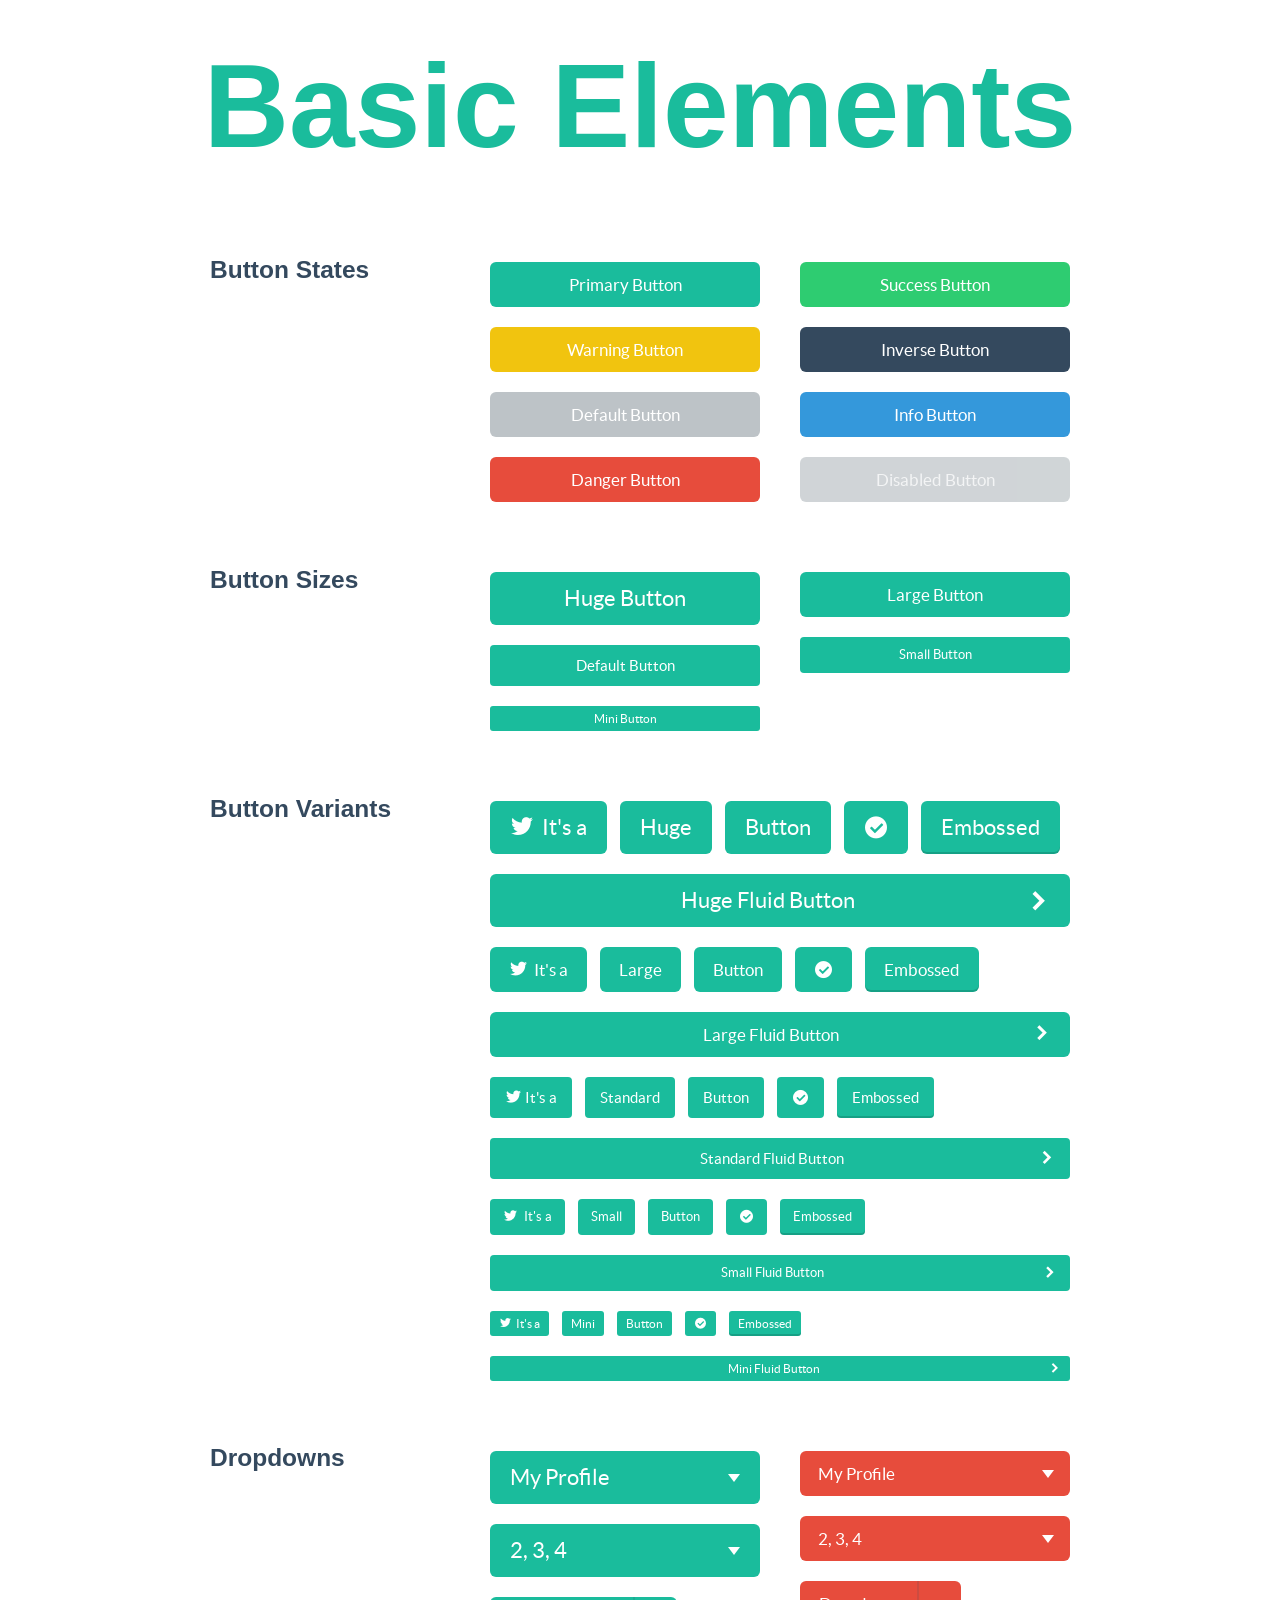
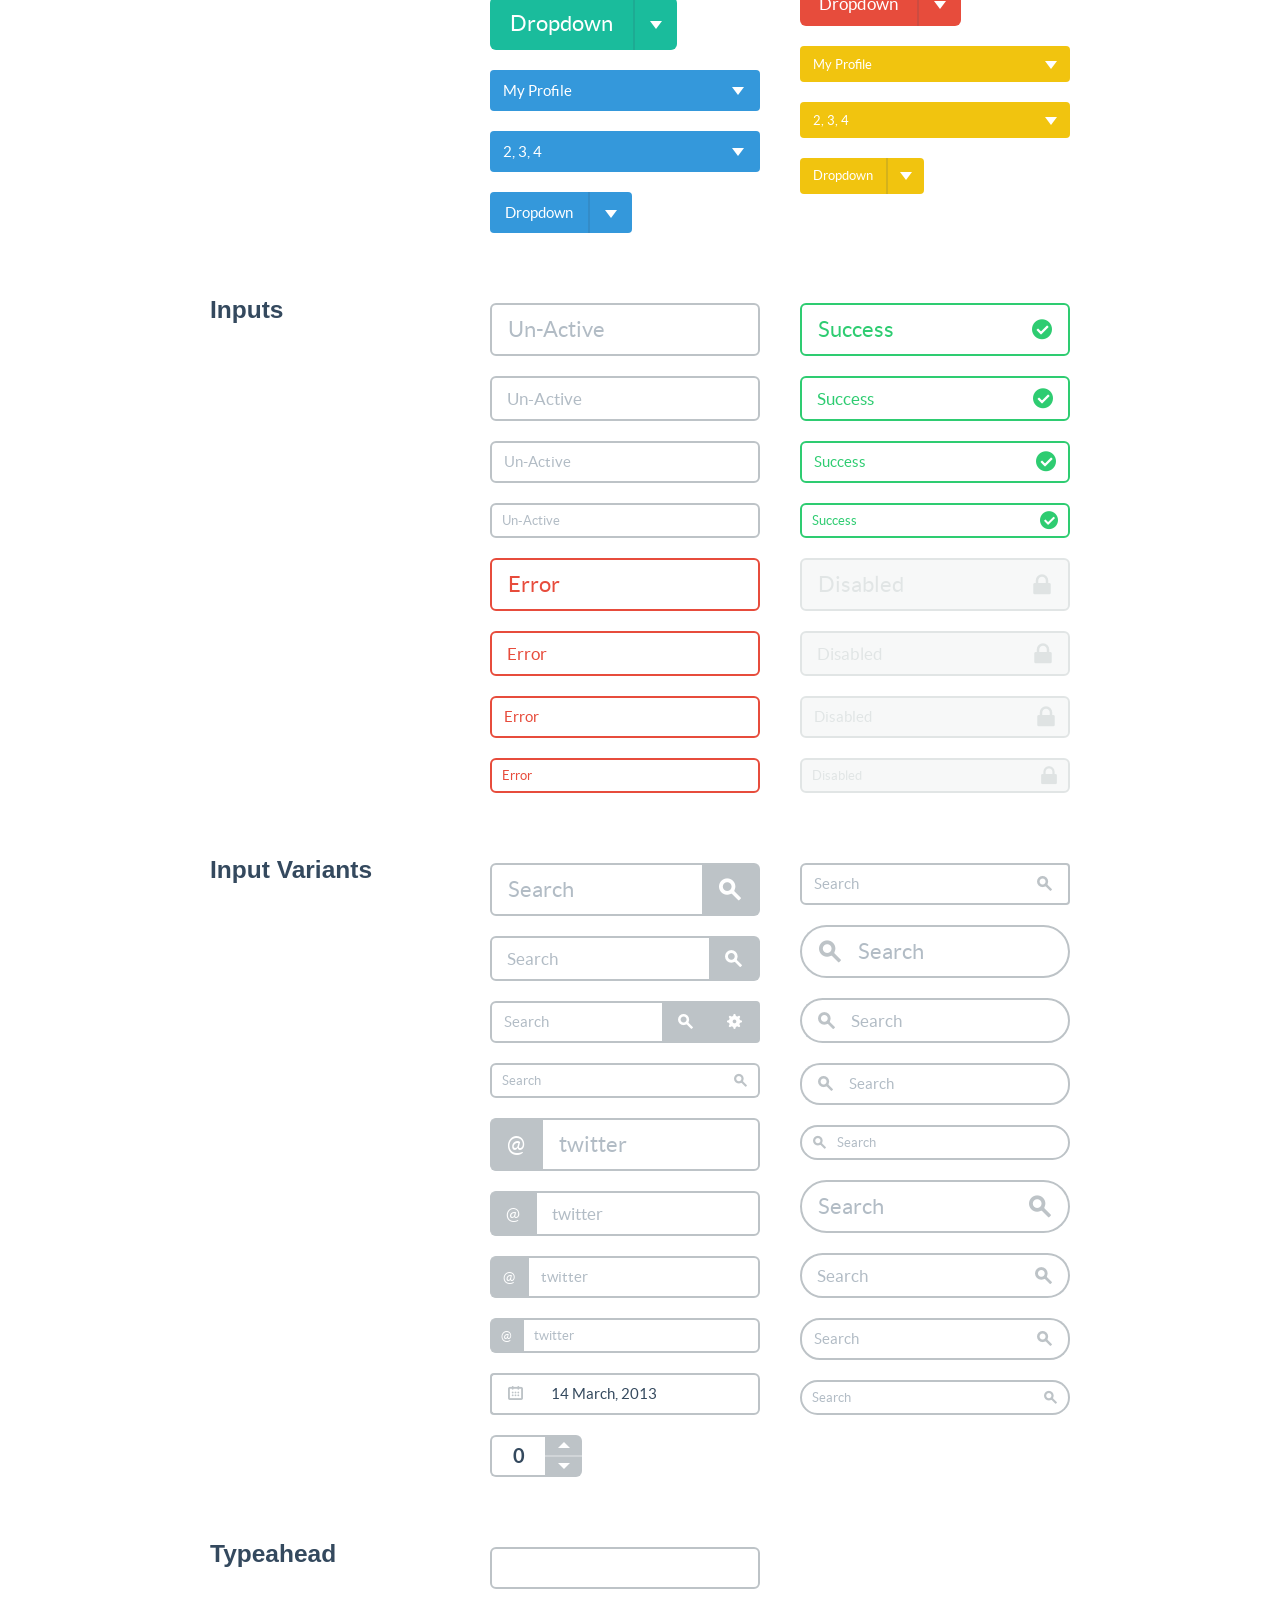
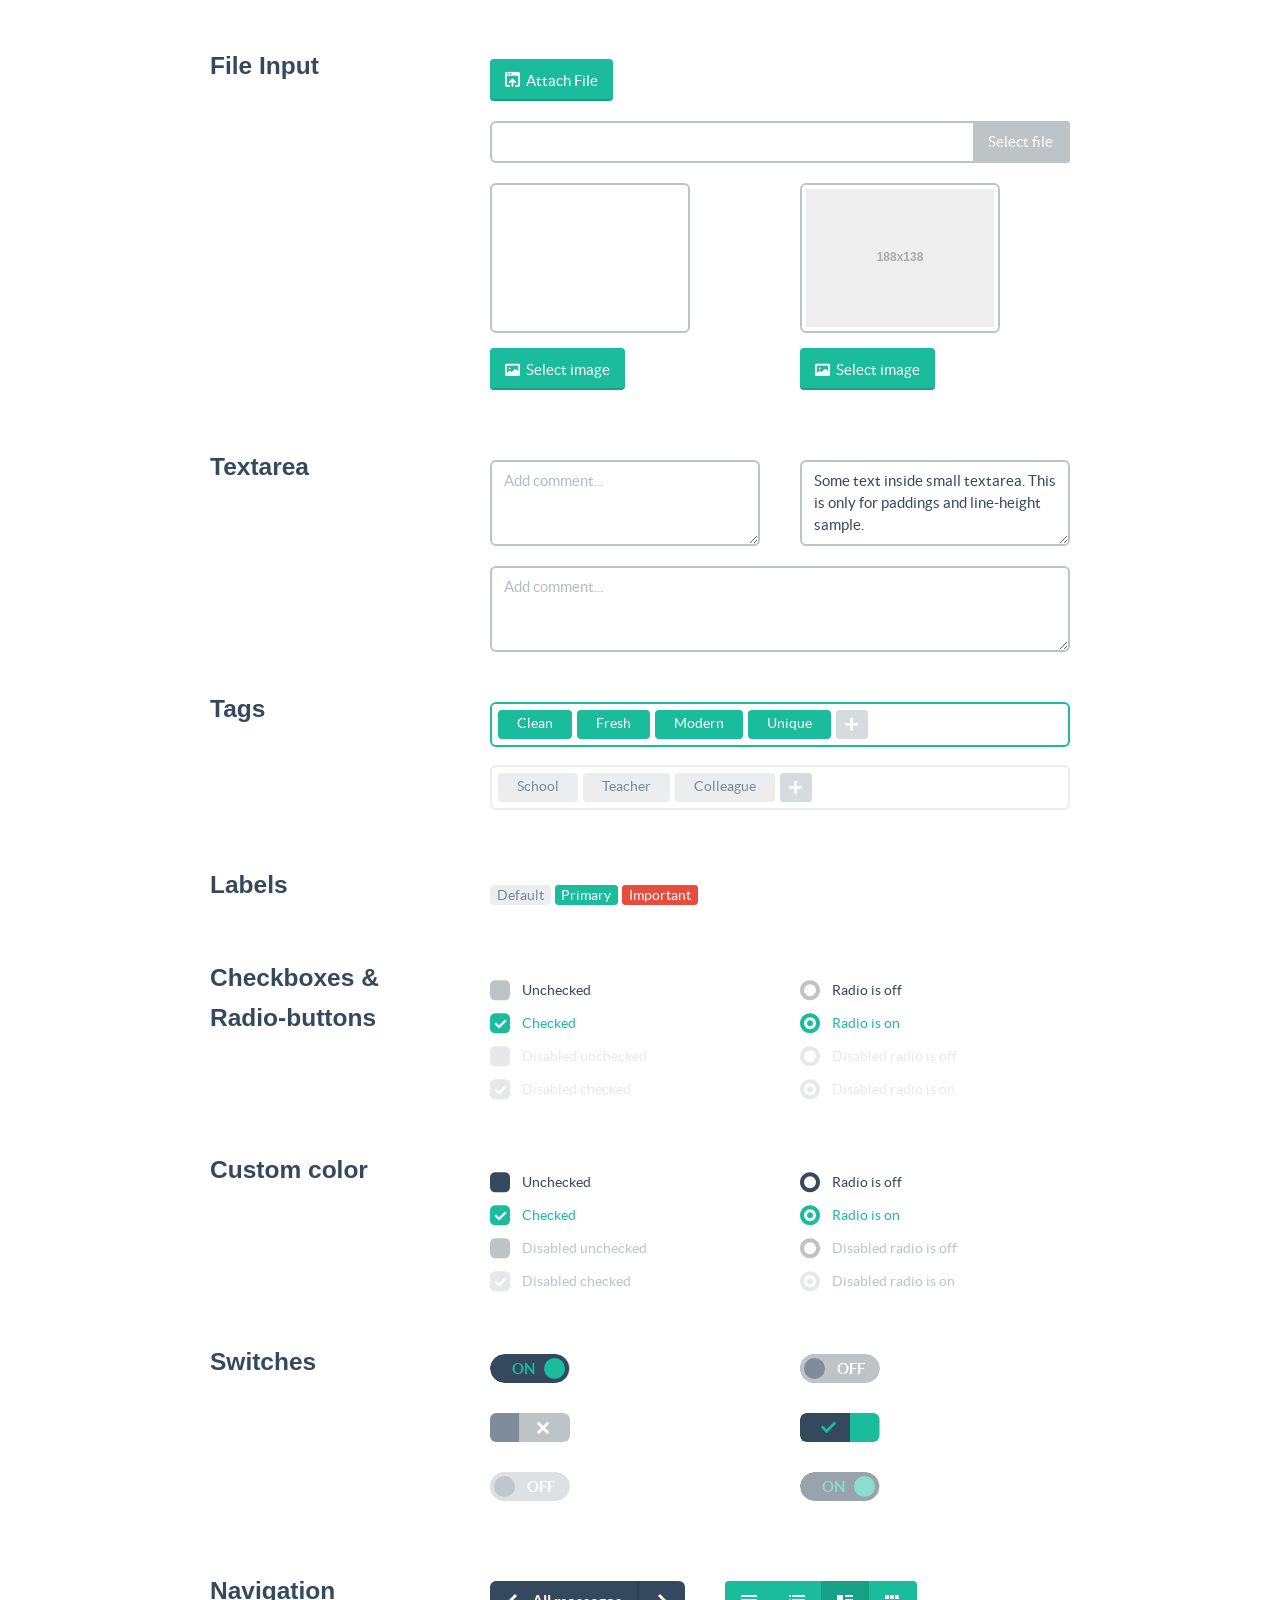
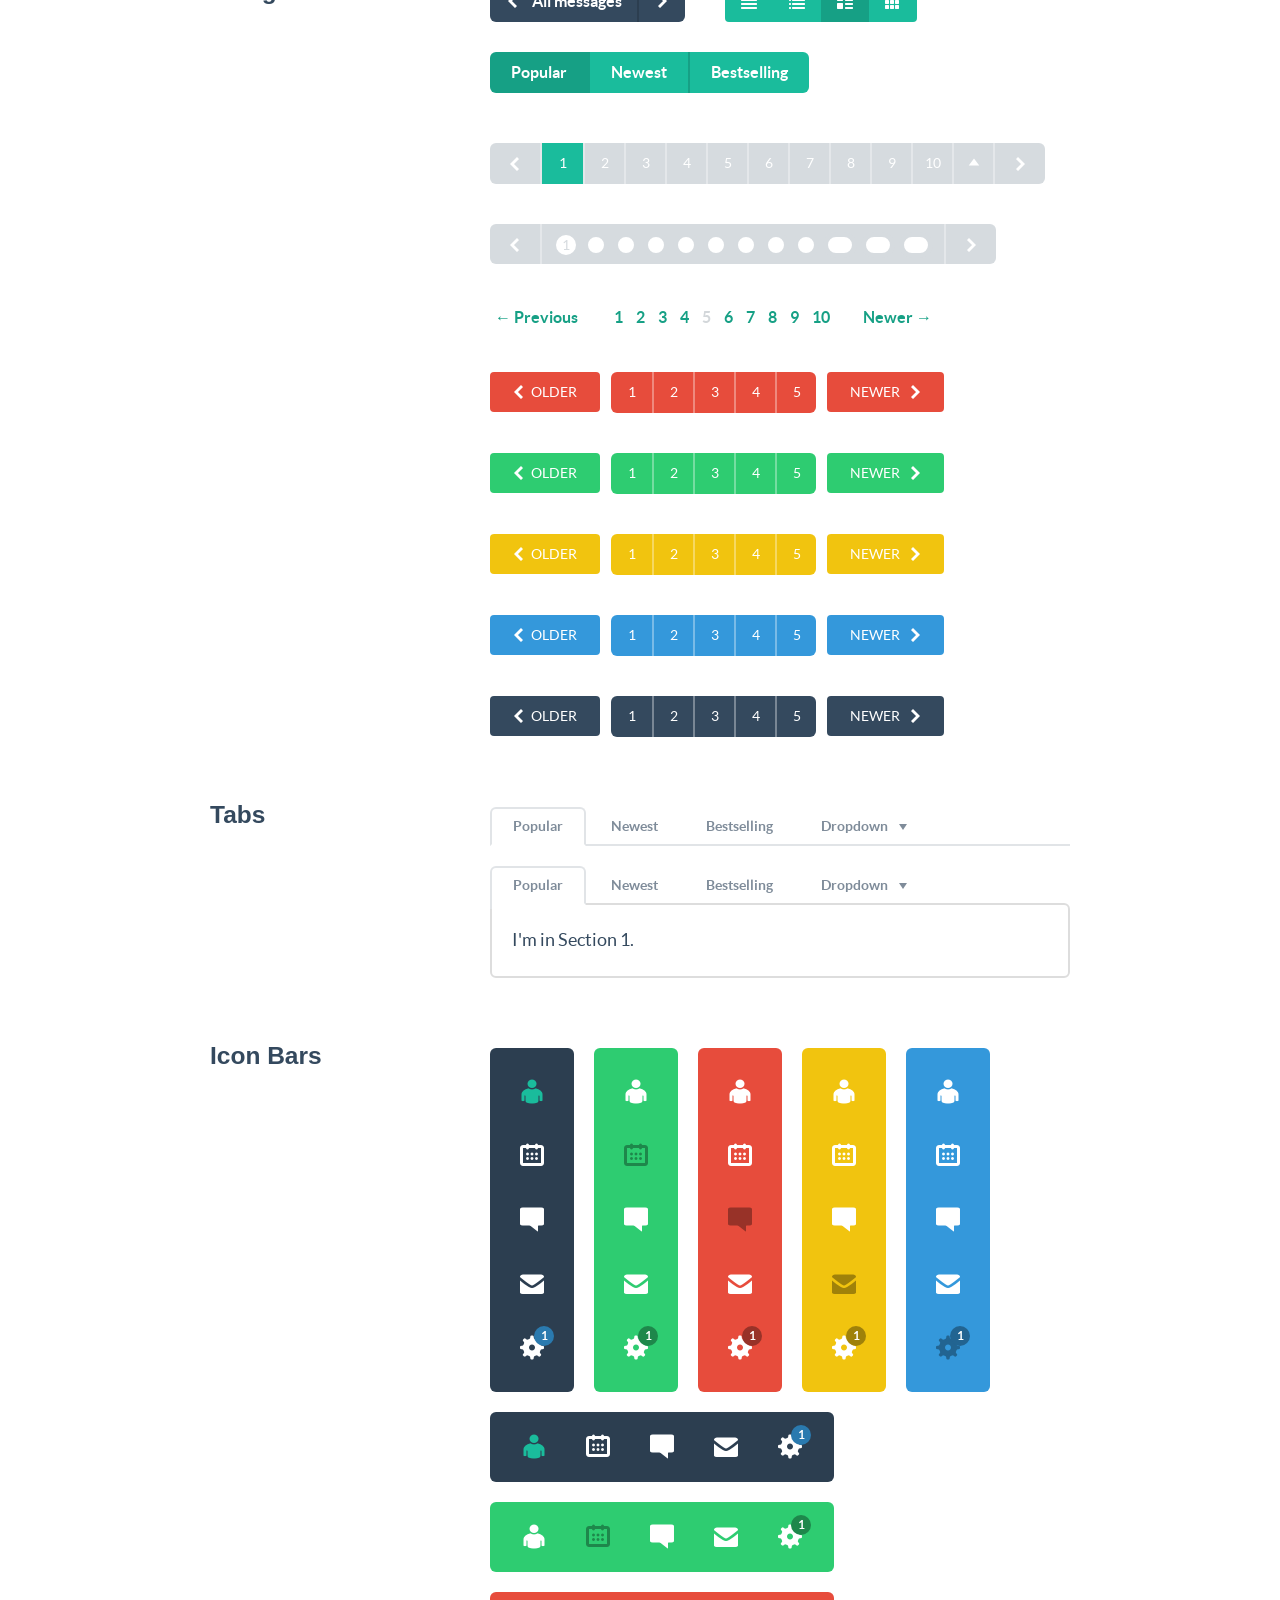
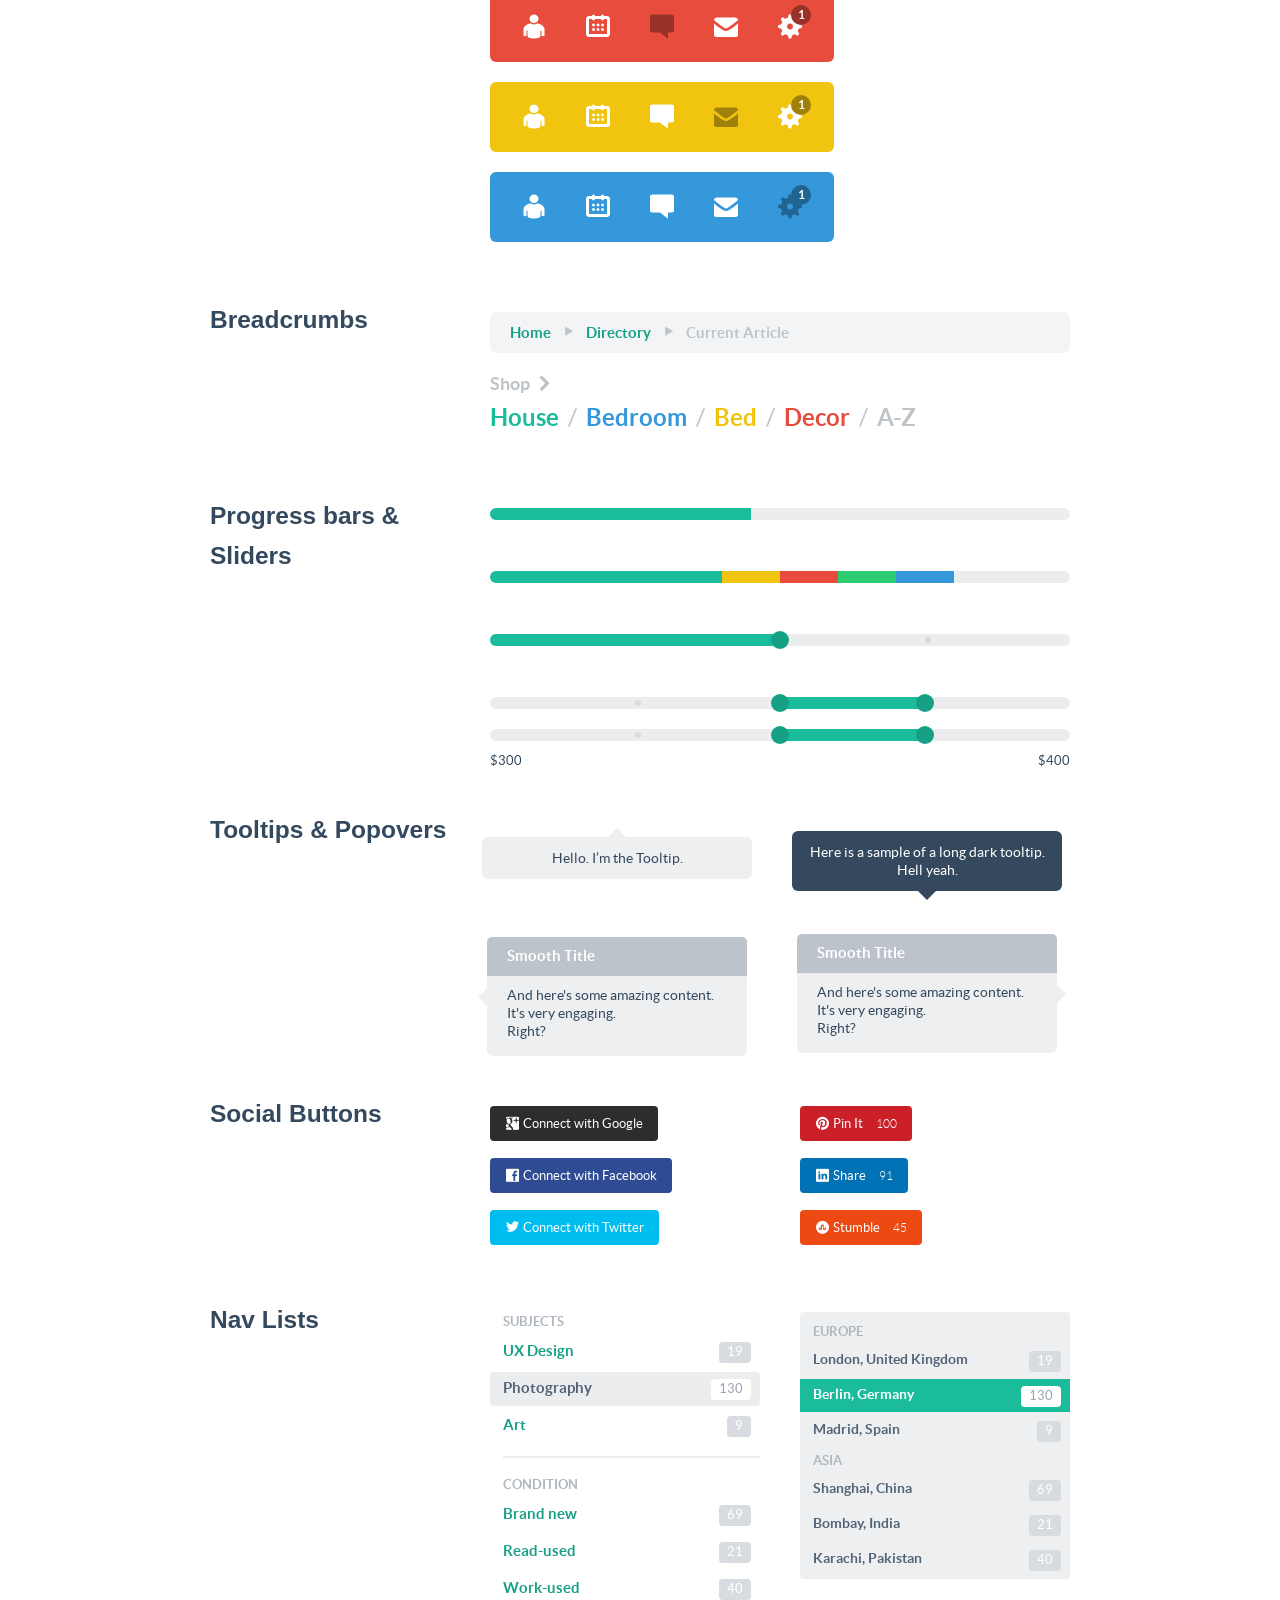
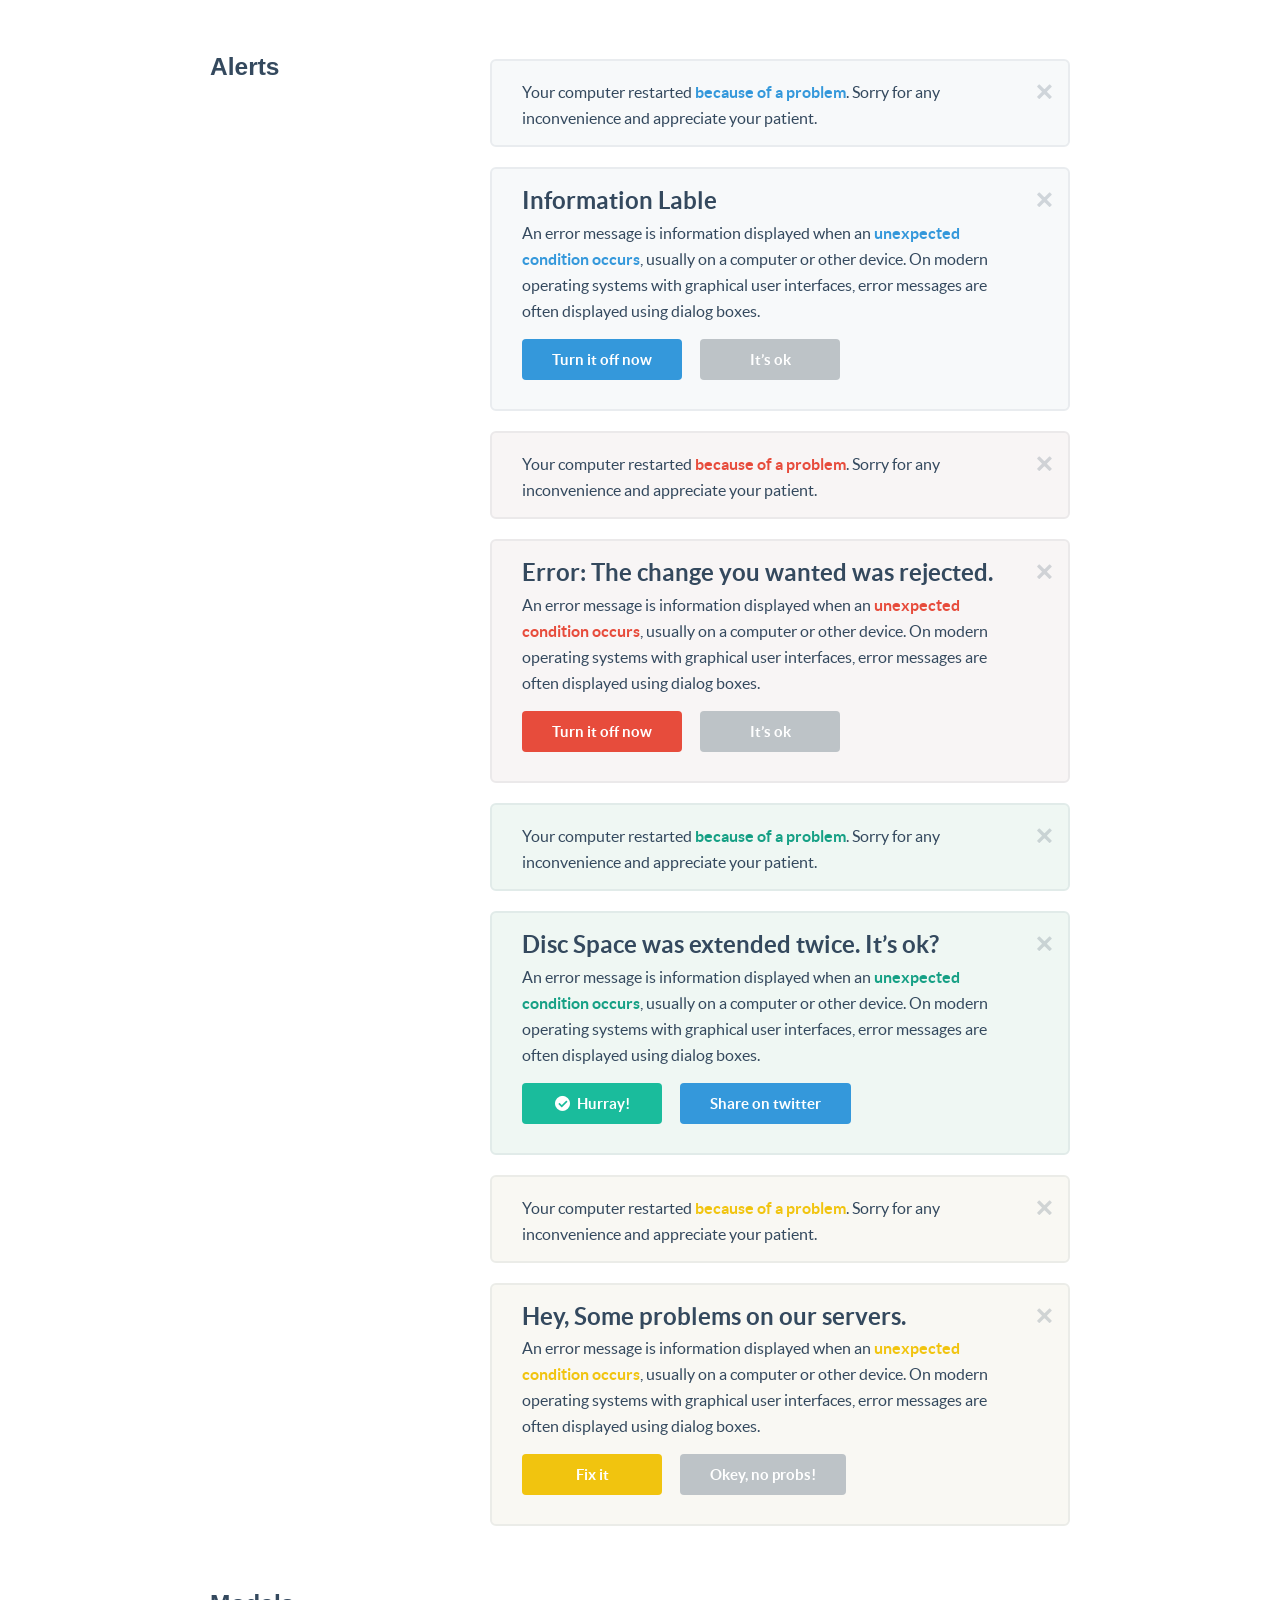
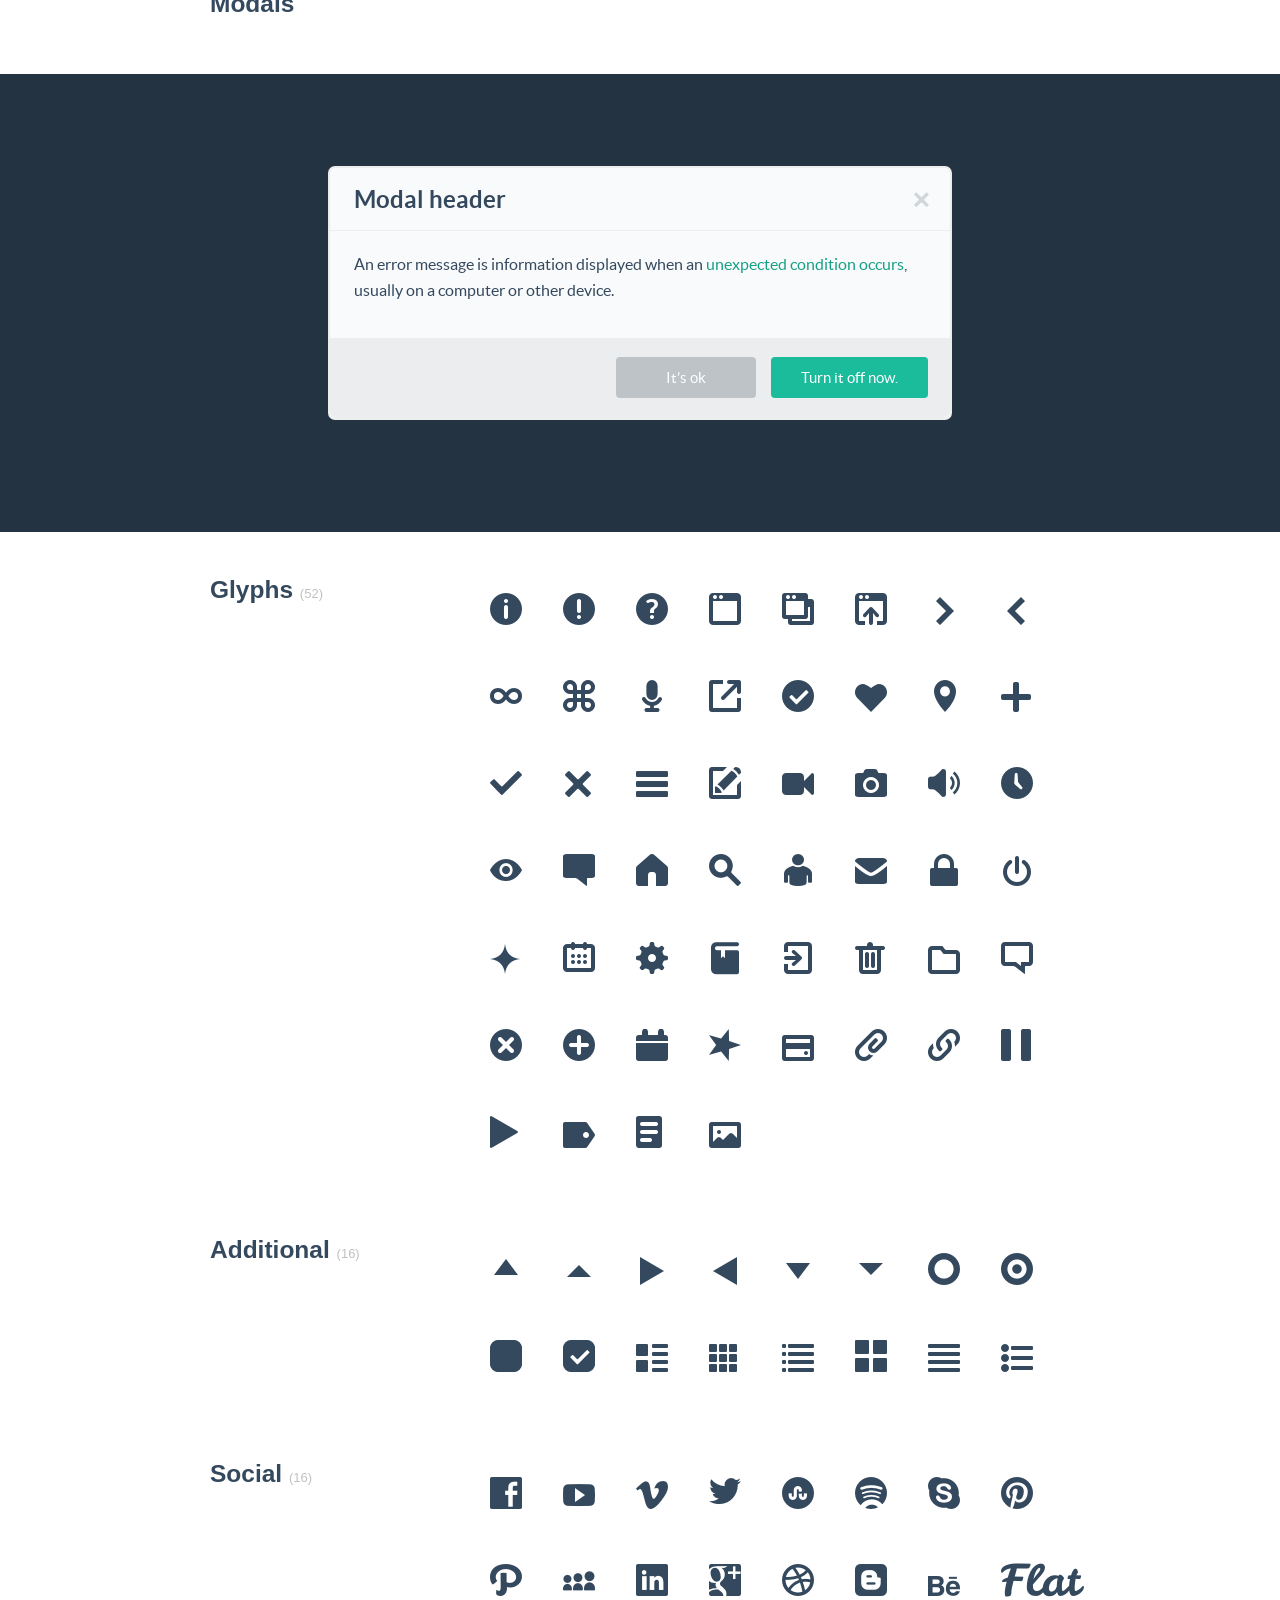
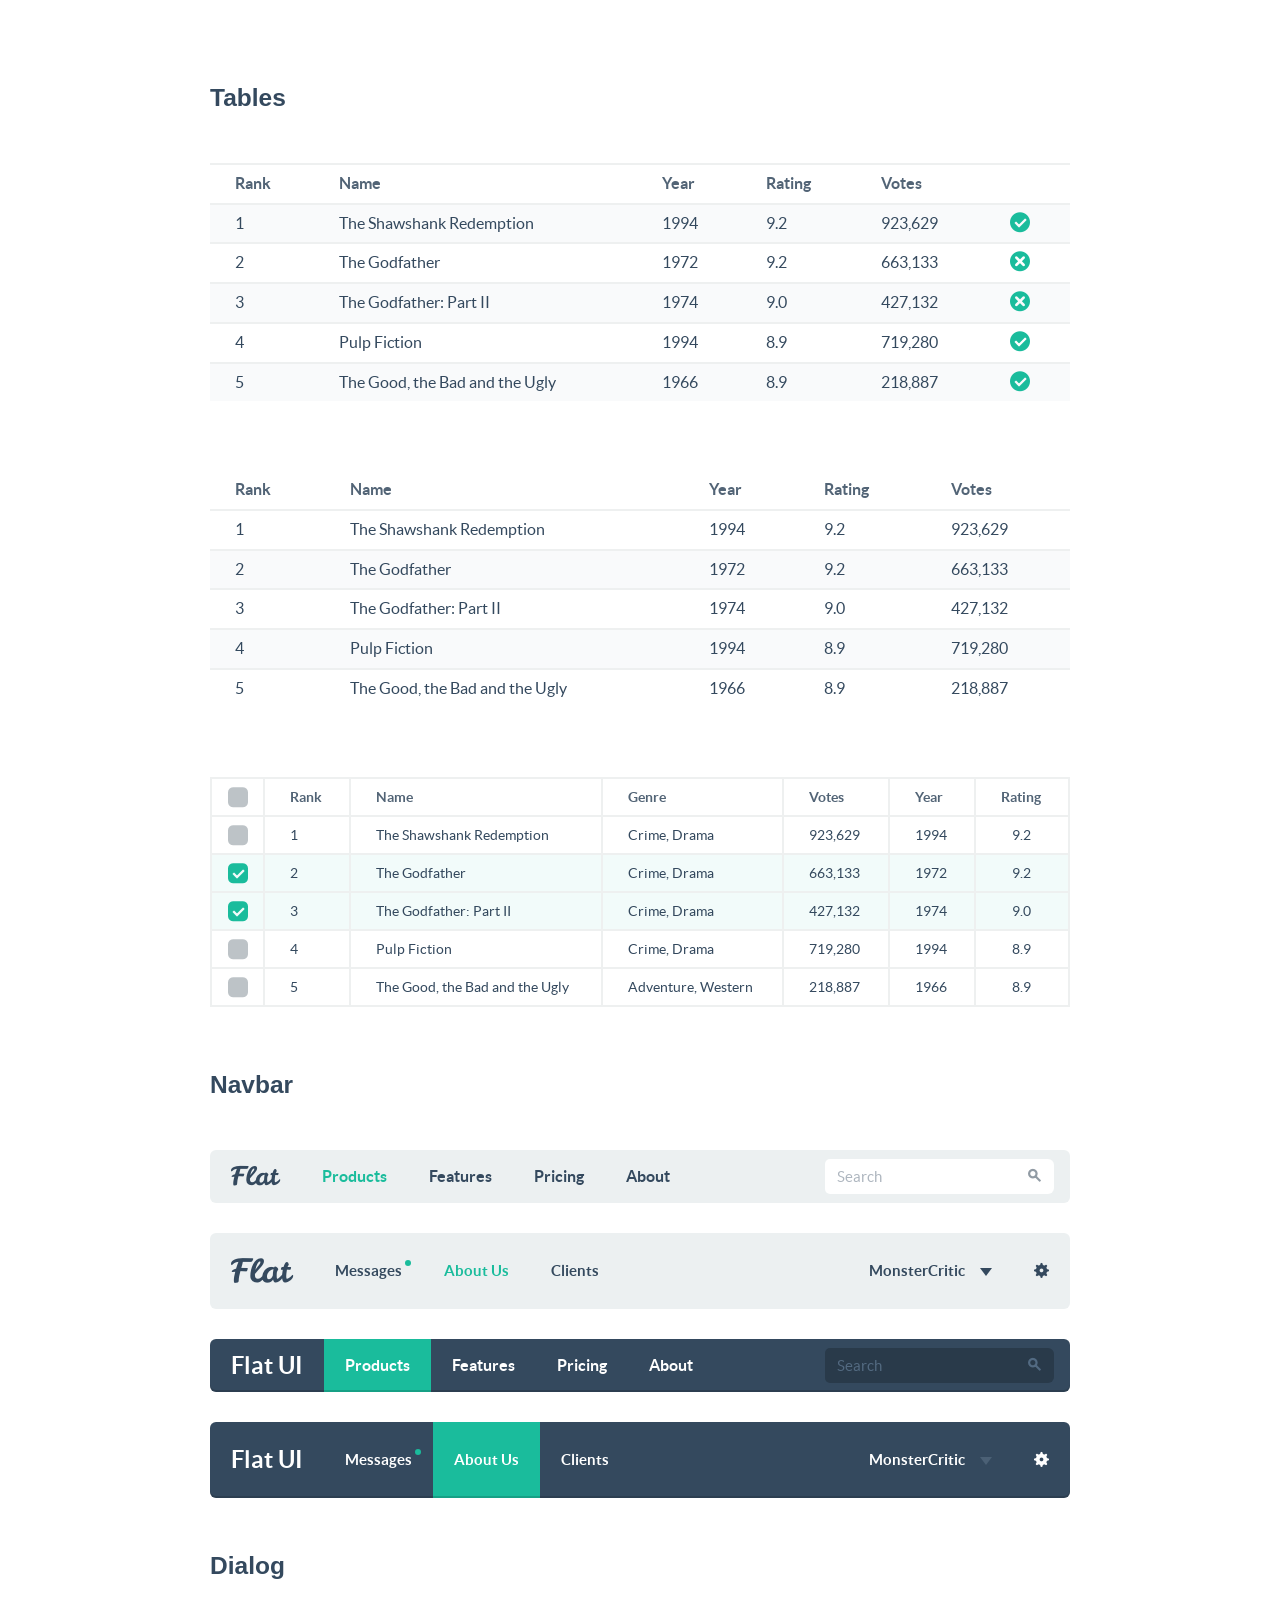
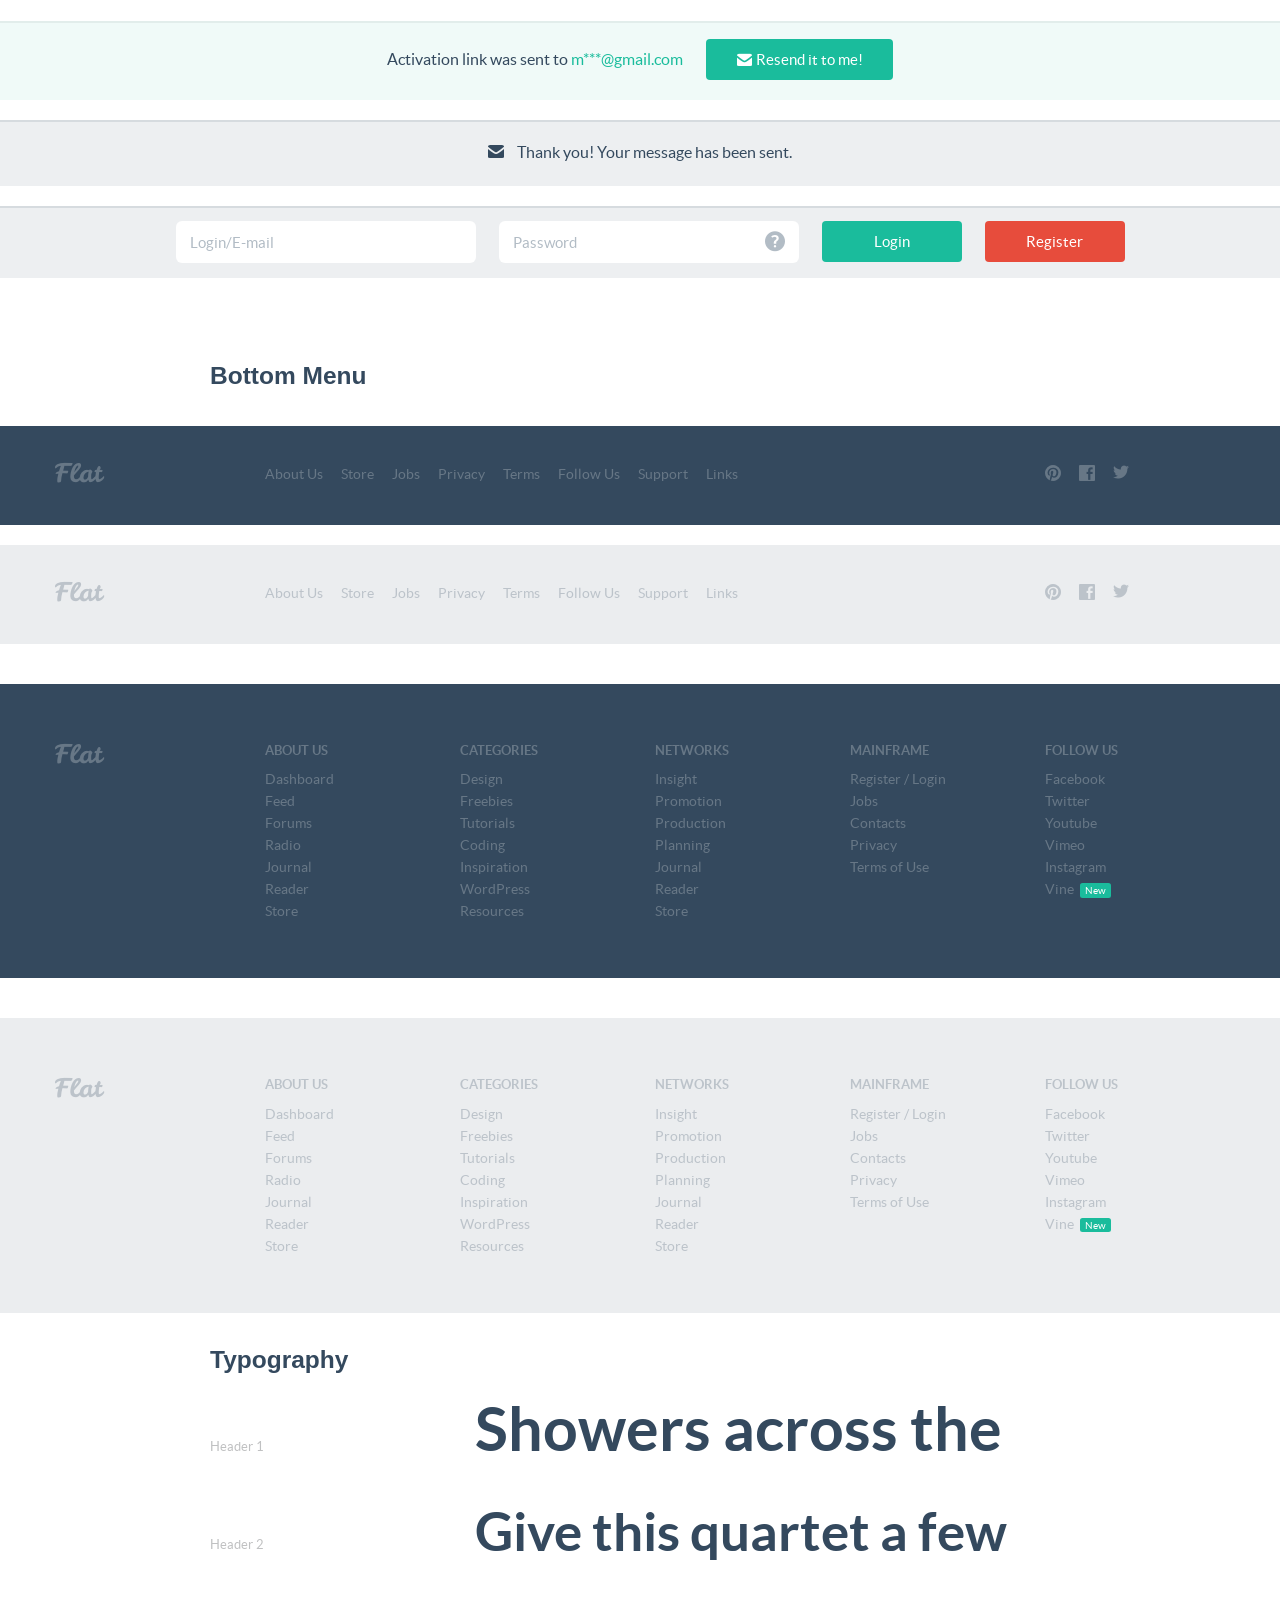
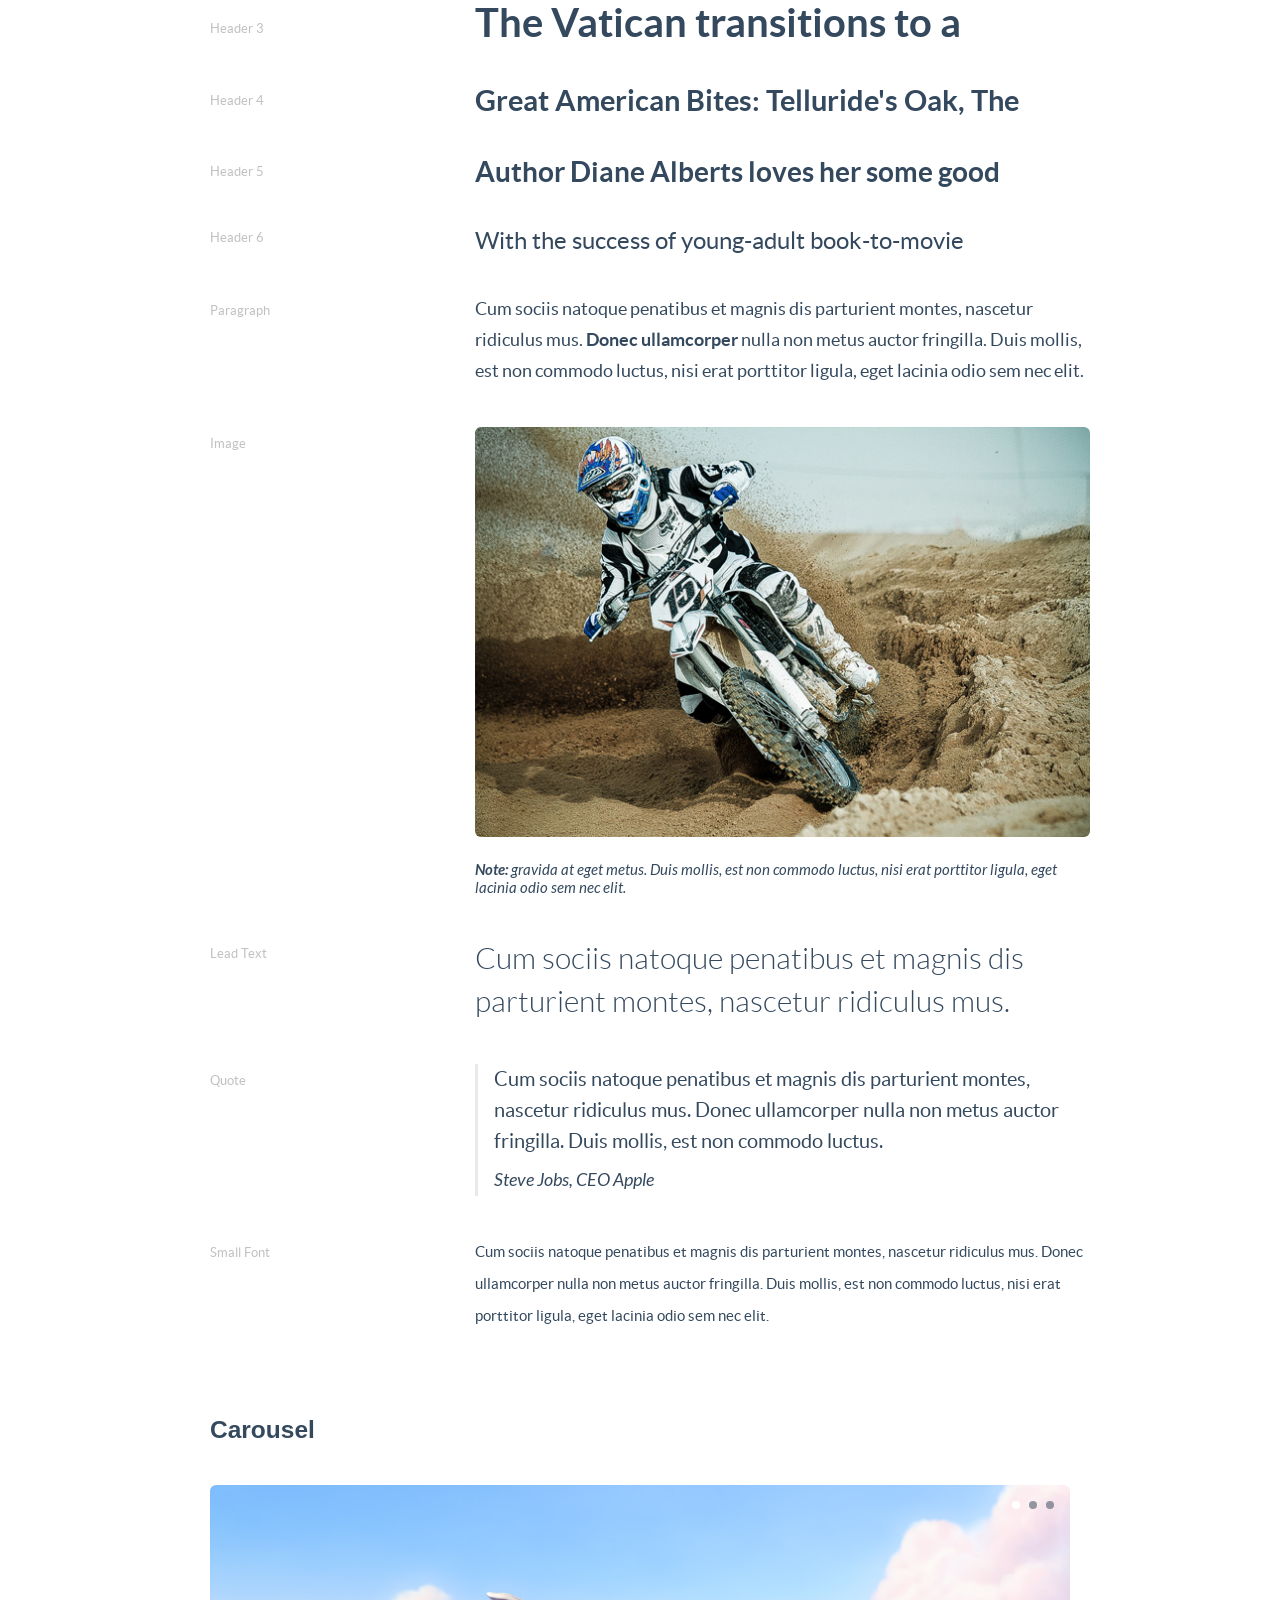
<file: PingBamProfile/images/UI/Flat-UI-Pro-1.2.5/index.html>
<!DOCTYPE html>
<html lang="en">
  <head>
    <meta charset="utf-8">
    <title>Flat UI Pro</title>
    <meta name="viewport" content="width=device-width, initial-scale=1.0">

    <!-- Loading Bootstrap -->
    <link href="bootstrap/css/bootstrap.css" rel="stylesheet">

    <!-- Loading Flat UI -->    
    <link href="css/flat-ui.css" rel="stylesheet">
    <link href="css/demo.css" rel="stylesheet">

    <link rel="shortcut icon" href="images/favicon.ico">

    <!-- HTML5 shim, for IE6-8 support of HTML5 elements. All other JS at the end of file. -->
    <!--[if lt IE 9]>
      <script src="js/html5shiv.js"></script>
      <script src="js/respond.min.js"></script>
    <![endif]-->
  </head>
  <body>
  
    <h1 class="demo-headline">Basic Elements</h1>
    <div class="container">
      <div class="demo-row demo-buttons">
        <div class="demo-title">
          <h3 class="demo-panel-title">Button States</h3>
        </div>

        <div class="demo-col">
          <a href="#fakelink" class="btn btn-lg btn-block btn-primary">Primary Button</a>
          <a href="#fakelink" class="btn btn-lg btn-block btn-warning">Warning Button</a>
          <a href="#fakelink" class="btn btn-lg btn-block btn-default">Default Button</a>
          <a href="#fakelink" class="btn btn-lg btn-block btn-danger">Danger Button</a>
        </div>

        <div class="demo-col">
          <a href="#fakelink" class="btn btn-lg btn-block btn-success">Success Button</a>
          <a href="#fakelink" class="btn btn-lg btn-block btn-inverse">Inverse Button</a>
          <a href="#fakelink" class="btn btn-lg btn-block btn-info">Info Button</a>
          <a href="#fakelink" class="btn btn-lg btn-block disabled">Disabled Button</a>
        </div>
      </div> <!-- /row -->

      <div class="demo-row demo-buttons">
        <div class="demo-title">
          <h3 class="demo-panel-title">Button Sizes</h3>
        </div>

        <div class="demo-col">
          <a href="#fakelink" class="btn btn-hg btn-block btn-primary">Huge Button</a>
          <a href="#fakelink" class="btn btn-block btn-primary">Default Button</a>
          <a href="#fakelink" class="btn btn-xs btn-block btn-primary">Mini Button</a>
        </div>

        <div class="demo-col">
          <a href="#fakelink" class="btn btn-lg btn-block btn-primary">Large Button</a>
          <a href="#fakelink" class="btn btn-sm btn-block btn-primary">Small Button</a>
        </div>
      </div> <!-- /row -->

      <div class="demo-row demo-buttons">
        <div class="demo-title">
          <h3 class="demo-panel-title">Button Variants</h3>
        </div>

        <div class="demo-content">
          <a href="#fakelink" class="btn btn-hg btn-primary"><span class="fui-twitter"></span>&nbsp;&nbsp;It's a</a>
          <a href="#fakelink" class="btn btn-hg btn-primary mhm">Huge</a>
          <a href="#fakelink" class="btn btn-hg btn-primary">Button</a>
          <a href="#fakelink" class="btn btn-hg btn-primary mlm"><span class="fui-check-inverted"></span></a>
          <a href="#fakelink" class="btn btn-hg btn-primary btn-embossed mlm">Embossed</a>
          <a href="#fakelink" class="btn btn-hg btn-primary btn-block">Huge Fluid Button<span class="fui-arrow-right pull-right"></span></a>

          <a href="#fakelink" class="btn btn-lg btn-primary"><span class="fui-twitter"></span>&nbsp;&nbsp;It's a</a>
          <a href="#fakelink" class="btn btn-lg btn-primary mhm">Large</a>
          <a href="#fakelink" class="btn btn-lg btn-primary">Button</a>
          <a href="#fakelink" class="btn btn-lg btn-primary mlm"><span class="fui-check-inverted"></span></a>
          <a href="#fakelink" class="btn btn-lg btn-primary btn-embossed mlm">Embossed</a>
          <a href="#fakelink" class="btn btn-lg btn-primary btn-block">Large Fluid Button <span class="fui-arrow-right pull-right"></span></a>
          <a href="#fakelink" class="btn btn-primary"><span class="fui-twitter"></span> It's a</a>
          <a href="#fakelink" class="btn btn-primary mhm">Standard</a>
          <a href="#fakelink" class="btn btn-primary">Button</a>
          <a href="#fakelink" class="btn btn-primary mlm"><span class="fui-check-inverted"></span></a>
          <a href="#fakelink" class="btn btn-primary btn-embossed mlm">Embossed</a>
          <a href="#fakelink" class="btn btn-primary btn-block">Standard Fluid Button <span class="fui-arrow-right pull-right"></span></a>

          <a href="#fakelink" class="btn btn-sm btn-primary"><span class="fui-twitter"></span>&nbsp;&nbsp;It's a</a>
          <a href="#fakelink" class="btn btn-sm btn-primary mhm">Small</a>
          <a href="#fakelink" class="btn btn-sm btn-primary">Button</a>
          <a href="#fakelink" class="btn btn-sm btn-primary mlm"><span class="fui-check-inverted"></span></a>
          <a href="#fakelink" class="btn btn-sm btn-primary btn-embossed mlm">Embossed</a>
          <a href="#fakelink" class="btn btn-sm btn-primary btn-block">Small Fluid Button <span class="fui-arrow-right pull-right"></span></a>

          <a href="#fakelink" class="btn btn-xs btn-primary"><span class="fui-twitter"></span>&nbsp;&nbsp;It's a</a>
          <a href="#fakelink" class="btn btn-xs btn-primary mhm">Mini</a>
          <a href="#fakelink" class="btn btn-xs btn-primary">Button</a>
          <a href="#fakelink" class="btn btn-xs btn-primary mlm"><span class="fui-check-inverted"></span></a>
          <a href="#fakelink" class="btn btn-xs btn-primary btn-embossed mlm">Embossed</a>
          <a href="#fakelink" class="btn btn-xs btn-primary btn-block">Mini Fluid Button <span class="fui-arrow-right pull-right"></span></a>
        </div>
      </div> <!-- /row -->

      <div class="demo-row">
        <div class="demo-title">
          <h3 class="demo-panel-title">Dropdowns</h3>
        </div>

        <div class="demo-col">
          <select name="huge" class="select-block mbl">
            <optgroup label="Profile">
              <option value="0">My Profile</option>
              <option value="1">My Friends</option>
            </optgroup>
            <optgroup label="System">
              <option value="2">Messages</option>
              <option value="3">My Settings</option>
              <option value="4" class="highlighted">Logout</option>
            </optgroup>
          </select>

          <select multiple="multiple" name="huge" class="select-block mbl">
            <option value="0">1</option>
            <option value="1" selected>2</option>
            <option value="2" selected>3</option>
            <option value="3" selected>4</option>
            <option value="4">5</option>
          </select>

          <div class="mbl">
            <div class="btn-group">              
              <button class="btn btn-primary btn-hg">Dropdown</button>
              <button class="btn btn-primary btn-hg dropdown-toggle" data-toggle="dropdown">
                <span class="caret"></span>
              </button>
              <span class="dropdown-arrow dropdown-arrow-inverse"></span>
              <ul class="dropdown-menu dropdown-inverse">
                <li><a href="#fakelink">Sub Menu Element</a></li>
                <li><a href="#fakelink">Sub Menu Element</a></li>
                <li><a href="#fakelink">Sub Menu Element</a></li>
              </ul>
            </div>
          </div>

          <select name="info" class="select-block mbl">
            <optgroup label="Profile">
              <option value="0">My Profile</option>
              <option value="1">My Friends</option>
            </optgroup>
            <optgroup label="System">
              <option value="2">Messages</option>
              <option value="3">My Settings</option>
              <option value="4" class="highlighted">Logout</option>
            </optgroup>
          </select>

          <div class="mbl">
            <select multiple="multiple" name="info" class="select-block">
              <option value="0">1</option>
              <option value="1" selected>2</option>
              <option value="2" selected>3</option>
              <option value="3" selected>4</option>
              <option value="4">5</option>
            </select>
          </div>

          <div class="mbl">
            <div class="btn-group">              
              <button class="btn btn-info">Dropdown</button>
              <button class="btn btn-info dropdown-toggle" data-toggle="dropdown">
                <span class="caret"></span>
              </button>
              <span class="dropdown-arrow dropdown-arrow-inverse"></span>
              <ul class="dropdown-menu dropdown-inverse">
                <li><a href="#fakelink">Sub Menu Element</a></li>
                <li><a href="#fakelink">Sub Menu Element</a></li>
                <li><a href="#fakelink">Sub Menu Element</a></li>
              </ul>
            </div>
          </div>
        </div>

        <div class="demo-col">
          <select name="large" class="select-block mbl">
            <optgroup label="Profile">
              <option value="0">My Profile</option>
              <option value="1">My Friends</option>
            </optgroup>
            <optgroup label="System">
              <option value="2">Messages</option>
              <option value="3">My Settings</option>
              <option value="4" class="highlighted">Logout</option>
            </optgroup>
          </select>

          <div class="mbl">
            <select multiple="multiple" name="large" class="select-block">
              <option value="0">1</option>
              <option value="1" selected>2</option>
              <option value="2" selected>3</option>
              <option value="3" selected>4</option>
              <option value="4">5</option>
            </select>
          </div>

          <div class="mbl">
            <div class="btn-group">              
              <button class="btn btn-danger btn-lg">Dropdown</button>
              <button class="btn btn-danger btn-lg dropdown-toggle" data-toggle="dropdown">
                <span class="caret"></span>
              </button>
              <span class="dropdown-arrow dropdown-arrow-inverse"></span>
              <ul class="dropdown-menu dropdown-inverse">
                <li><a href="#fakelink">Sub Menu Element</a></li>
                <li><a href="#fakelink">Sub Menu Element</a></li>
                <li><a href="#fakelink">Sub Menu Element</a></li>
              </ul>
            </div>
          </div>

          <select name="small" class="select-block mbl">
            <optgroup label="Profile">
              <option value="0">My Profile</option>
              <option value="1">My Friends</option>
            </optgroup>
            <optgroup label="System">
              <option value="2">Messages</option>
              <option value="3">My Settings</option>
              <option value="4" class="highlighted">Logout</option>
            </optgroup>
          </select>

          <div class="mbl">
            <select multiple="multiple" name="small" class="select-block">
              <option value="0">1</option>
              <option value="1" selected>2</option>
              <option value="2" selected>3</option>
              <option value="3" selected>4</option>
              <option value="4">5</option>
            </select>
          </div>

          <div class="mbl">
            <div class="btn-group">              
              <button class="btn btn-warning btn-sm">Dropdown</button>
              <button class="btn btn-warning btn-sm dropdown-toggle" data-toggle="dropdown">
                <span class="caret"></span>
              </button>
              <span class="dropdown-arrow dropdown-arrow-inverse"></span>
              <ul class="dropdown-menu dropdown-inverse">
                <li><a href="#fakelink">Sub Menu Element</a></li>
                <li><a href="#fakelink">Sub Menu Element</a></li>
                <li><a href="#fakelink">Sub Menu Element</a></li>
              </ul>
            </div>
          </div>
        </div>
      </div> <!-- /row -->

      <div class="demo-row demo-inputs">
        <div class="demo-title">
          <h3 class="demo-panel-title">Inputs</h3>
        </div>
        <div class="demo-col">
          <div class="form-group">
            <input type="text" value="" placeholder="Un-Active" class="form-control input-hg">
          </div>
          <div class="form-group">
            <input type="text" value="" placeholder="Un-Active" class="form-control input-lg">
          </div>
          <div class="form-group">
            <input type="text" value="" placeholder="Un-Active" class="form-control">
          </div>
          <div class="form-group">
            <input type="text" value="" placeholder="Un-Active" class="form-control input-sm">
          </div>
          <div class="form-group has-error">
            <input type="text" value="Error" class="form-control input-hg">
          </div>
          <div class="form-group has-error">
            <input type="text" value="Error" class="form-control input-lg">
          </div>
          <div class="form-group has-error">
            <input type="text" value="Error" class="form-control">
          </div>
          <div class="form-group has-error">
            <input type="text" value="Error" class="form-control input-sm">
          </div>
        </div>

        <div class="demo-col">
          <div class="form-group has-success">
            <input type="text" value="Success" class="form-control input-hg">
            <span class="input-icon fui-check-inverted"></span>
          </div>
          <div class="form-group has-success large">
            <input type="text" value="Success" class="form-control input-lg">
            <span class="input-icon fui-check-inverted"></span>
          </div>
          <div class="form-group has-success">
            <input type="text" value="Success" class="form-control">
            <span class="input-icon fui-check-inverted"></span>
          </div>
          <div class="form-group has-success">
            <input type="text" value="Success" class="form-control input-sm">
            <span class="input-icon fui-check-inverted"></span>
          </div>
          <div class="form-group">
            <input type="text" value="Disabled" disabled="disabled" class="form-control input-hg">
            <span class="input-icon fui-lock"></span>
          </div>
          <div class="form-group">
            <input type="text" value="Disabled" disabled="disabled" class="form-control input-lg">
            <span class="input-icon fui-lock"></span>
          </div>
          <div class="form-group">
            <input type="text" value="Disabled" disabled="disabled" class="form-control">
            <span class="input-icon fui-lock"></span>
          </div>
          <div class="form-group">
            <input type="text" value="Disabled" disabled="disabled" class="form-control input-sm">
            <span class="input-icon fui-lock"></span>
          </div>
        </div>
      </div><!-- /row -->

      <div class="demo-row">
        <div class="demo-title">
          <h3 class="demo-panel-title">Input Variants</h3>
        </div>
        <div class="demo-col">        	          
        	<div class="form-group">
	        	<div class="input-group input-group-hg">
	            <input class="form-control" id="appendedInputButton-01" type="search" placeholder="Search">
	            <span class="input-group-btn">
	            	<button class="btn btn-default" type="button"><span class="fui-search"></span></button>
	            </span>            
	          </div>
        	</div>          
        	<div class="form-group">
	        	<div class="input-group input-group-lg">
	            <input class="form-control" id="appendedInputButton-02" type="search" placeholder="Search">
	            <span class="input-group-btn">
	            	<button class="btn btn-default" type="button"><span class="fui-search"></span></button>
	            </span> 
	          </div>
        	</div>          
          <div class="form-group">
          	<div class="input-group">
          	  <input class="form-control" id="appendedInputButton-03" type="search" placeholder="Search">
          	  <div class="input-group-btn">
          	    <button class="btn btn-default" type="button"><span class="fui-search"></span></button>
          	    <button class="btn btn-default" type="button"><span class="fui-gear"></span></button>
          	  </div>
          	</div>
          </div>
          <div class="form-group">
          	<div class="input-group input-group-sm">
          	  <input class="form-control" id="appendedInputButton-04" type="search" placeholder="Search">
          	  <span class="input-group-btn">
          	  	<button class="btn" type="button"><span class="fui-search"></span></button>
          	  </span>
          	</div>
          </div>
          <div class="form-group">
	        	<div class="input-group input-group-hg">
	            <span class="input-group-addon">@</span>
	            <input class="form-control" id="prependedInput-01" type="text" placeholder="twitter">
	          </div>
        	</div>
          <div class="form-group">
          	<div class="input-group input-group-lg">
          	  <span class="input-group-addon">@</span>
          	  <input class="form-control" id="prependedInput-02" type="text" placeholder="twitter">
          	</div>
          </div>
          <div class="form-group">
          	<div class="input-group">
          	  <span class="input-group-addon">@</span>
          	  <input class="form-control" id="prependedInput-03" type="text" placeholder="twitter">
          	</div>
          </div>
          <div class="form-group">
          	<div class="input-group input-group-sm">
          	  <span class="input-group-addon">@</span>
          	  <input class="form-control" id="prependedInput-04" type="text" placeholder="twitter">
          	</div>
          </div>
          <div class="form-group">
          	<div class="input-group">
          	  <span class="input-group-btn">
          	  	<button class="btn" type="button"><span class="fui-calendar"></span></button>
          	  </span>
          	  <input type="text" class="form-control" value="14 March, 2013" id="datepicker-01">
          	</div>
          </div>
          <div class="form-group">
        	  <input type="text" id="spinner-01" placeholder="" value="0" class="form-control spinner">
          </div>
        </div>

        <div class="demo-col">          
          <div class="form-group">
          	<div class="input-group">
          	  <input type="search" class="form-control" placeholder="Search" id="search-query-1">
          	  <span class="input-group-btn">
	          	  <button type="submit" class="btn"><span class="fui-search"></span></button>
          	  </span>
          	</div>
          </div>
          <div class="form-group">
	          <div class="input-group input-group-hg input-group-rounded">
              <span class="input-group-btn">
	          	  <button type="submit" class="btn"><span class="fui-search"></span></button>
          	  </span>
              <input type="search" class="form-control" placeholder="Search" id="search-query-2">
            </div>
          </div>
          <div class="form-group">
	          <div class="input-group input-group-lg input-group-rounded">
              <span class="input-group-btn">
	          	  <button type="submit" class="btn"><span class="fui-search"></span></button>
          	  </span>
              <input type="search" class="form-control" placeholder="Search" id="search-query-3">
            </div>
          </div>
          <div class="form-group">
	          <div class="input-group input-group-rounded">
              <span class="input-group-btn">
	          	  <button type="submit" class="btn"><span class="fui-search"></span></button>
          	  </span>
              <input type="search" class="form-control" placeholder="Search" id="search-query-4">
            </div>
          </div>
          <div class="form-group">
	          <div class="input-group input-group-sm input-group-rounded">   
	          	<span class="input-group-btn">
	          	  <button type="submit" class="btn"><span class="fui-search"></span></button>
          	  </span>           
              <input type="search" class="form-control" placeholder="Search" id="search-query-9">              
            </div>
          </div>
          <div class="form-group">
	          <div class="input-group input-group-hg input-group-rounded">              
              <input type="search" class="form-control" placeholder="Search" id="search-query-5">
              <span class="input-group-btn">
	          	  <button type="submit" class="btn"><span class="fui-search"></span></button>
          	  </span>
            </div>
          </div>
          <div class="form-group">
	          <div class="input-group input-group-lg input-group-rounded">              
              <input type="search" class="form-control" placeholder="Search" id="search-query-6">
              <span class="input-group-btn">
	          	  <button type="submit" class="btn"><span class="fui-search"></span></button>
          	  </span>
            </div>
          </div>
          <div class="form-group">
	          <div class="input-group input-group-rounded">              
              <input type="search" class="form-control" placeholder="Search" id="search-query-7">
              <span class="input-group-btn">
	          	  <button type="submit" class="btn"><span class="fui-search"></span></button>
          	  </span>
            </div>
          </div>
          <div class="form-group">
	          <div class="input-group input-group-sm input-group-rounded">              
              <input type="search" class="form-control" placeholder="Search" id="search-query-8">
              <span class="input-group-btn">
	          	  <button type="submit" class="btn"><span class="fui-search"></span></button>
          	  </span>
            </div>
          </div>          
        </div>
      </div><!-- /row -->
      
      <div class="demo-row">
        <div class="demo-title">
          <h3 class="demo-panel-title">Typeahead</h3>
        </div>
        <div class="demo-col">
          <div class="form-group">
            <input class="form-control" type="text" id="typeahead-demo-01" />
          </div>
        </div>
      </div><!-- /row -->
      
      <div class="demo-row">
        <div class="demo-title">
          <h3 class="demo-panel-title">File Input</h3>
        </div>
        <div class="last-col">
	        <div class="demo-content">
	        
	        	<div class="form-group">
		          <div class="fileinput fileinput-new" data-provides="fileinput">
							  <span class="btn btn-primary btn-embossed btn-file">					  	
							  	<span class="fileinput-new"><span class="fui-upload"></span>&nbsp;&nbsp;Attach File</span>
							  	<span class="fileinput-exists"><span class="fui-gear"></span>&nbsp;&nbsp;Change</span>
							  	<input type="file" name="...">
							  </span>
							  <span class="fileinput-filename"></span>
							  <a href="#" class="close fileinput-exists" data-dismiss="fileinput" style="float: none">&times;</a>
							</div>
	          </div>
	          <div class="form-group">
	            <div class="fileinput fileinput-new" data-provides="fileinput">
							  <div class="input-group">
							    <div class="form-control uneditable-input" data-trigger="fileinput">
							    	<span class="fui-clip fileinput-exists"></span>
							    	<span class="fileinput-filename"></span>
							    </div>
							    <span class="input-group-btn btn-file">					    	
							    	<span class="btn btn-default fileinput-new" data-role="select-file">Select file</span>
							    	<span class="btn btn-default fileinput-exists" data-role="change"><span class="fui-gear"></span>&nbsp;&nbsp;Change</span>
							    	<input type="file" name="...">
							    	<a href="#" class="btn btn-default fileinput-exists" data-dismiss="fileinput"><span class="fui-trash"></span>&nbsp;&nbsp;Remove</a>					    	
							    </span>					    
							  </div>
							</div>
	          </div>
	          
	        </div>
	        <div class="demo-col">
		        <div class="form-group">
		          <div class="fileinput fileinput-new" data-provides="fileinput">
							  <div class="fileinput-preview thumbnail" data-trigger="fileinput" style="width: 200px; height: 150px;"></div>
							  <div>
							    <span class="btn btn-primary btn-embossed btn-file">
							    	<span class="fileinput-new"><span class="fui-image"></span>&nbsp;&nbsp;Select image</span>
							    	<span class="fileinput-exists"><span class="fui-gear"></span>&nbsp;&nbsp;Change</span>
							    	<input type="file" name="...">
							    </span>
							    <a href="#" class="btn btn-primary btn-embossed fileinput-exists" data-dismiss="fileinput"><span class="fui-trash"></span>&nbsp;&nbsp;Remove</a>
							  </div>
							</div>
	          </div>
	        </div>
	        <div class="demo-col">
		        <div class="form-group">
		          <div class="fileinput fileinput-new" data-provides="fileinput">
							  <div class="fileinput-new thumbnail" style="width: 200px; height: 150px;">
							    <img data-src="holder.js/100%x100%" alt="...">
							  </div>
							  <div class="fileinput-preview fileinput-exists thumbnail" style="max-width: 200px; max-height: 150px;"></div>
							  <div>
							    <span class="btn btn-primary btn-embossed btn-file">
								    <span class="fileinput-new"><span class="fui-image"></span>&nbsp;&nbsp;Select image</span>
								    <span class="fileinput-exists"><span class="fui-gear"></span>&nbsp;&nbsp;Change</span>
								    <input type="file" name="...">
							    </span>
							    <a href="#" class="btn btn-primary btn-embossed fileinput-exists" data-dismiss="fileinput"><span class="fui-trash"></span>&nbsp;&nbsp;Remove</a>
							  </div>
							</div>
	          </div>
	        </div>
        </div>        
      </div><!-- /row -->

      <div class="demo-row">
        <div class="demo-title">
          <h3 class="demo-panel-title">Textarea</h3>
        </div>
        <div class="last-col">
          <div class="demo-col">
            <textarea class="form-control" rows="3" placeholder="Add comment..."></textarea>
          </div>
          <div class="demo-col">
            <textarea  class="form-control" rows="3">Some text inside small textarea. This is only for paddings and line-height sample.</textarea>
          </div>
          <div class="demo-content ptl">
            <textarea rows="3" placeholder="Add comment..." class="form-control"></textarea>
          </div>
        </div><!-- /demo-content -->
      </div><!-- /row -->

      <div class="demo-row">
        <div class="demo-title">
          <h3 class="demo-panel-title">Tags</h3>
        </div>
        <div class="demo-content">
          <input name="tagsinput" class="tagsinput tagsinput-primary" value="Clean,Fresh,Modern,Unique" />
          <input name="tagsinput" class="tagsinput" value="School,Teacher,Colleague" />
        </div> <!-- /tags -->
      </div><!-- /row -->

      <div class="demo-row">
        <div class="demo-title">
          <h3 class="demo-panel-title">Labels</h3>
        </div>
        <div class="demo-content">
          <div class="demo-inline demo-labels">
						<span class="label label-default">Default</span>
						<span class="label label-primary">Primary</span>
						<span class="label label-important">Important</span>
						<span class="visible-md">
							<span class="label label-success">Success</span>
							<span class="label label-warning">Warning</span>
							<span class="label label-info">Info</span>
							<span class="label label-inverse">Inverse</span>
						</span>       
          </div>
        </div>
      </div> <!-- /row -->

      <div class="demo-row">
        <h3 class="demo-title">Checkboxes &<br /> Radio-buttons</h3>
        <div class="demo-col">
          <label class="checkbox" for="checkbox1">
            <input type="checkbox" value="" id="checkbox1" data-toggle="checkbox">
            Unchecked
          </label>
          <label class="checkbox" for="checkbox2">
            <input type="checkbox" checked="checked" value="" id="checkbox2" data-toggle="checkbox" checked="">
            Checked
          </label>
          <label class="checkbox" for="checkbox3">
            <input type="checkbox" value="" id="checkbox3" data-toggle="checkbox" disabled="">
            Disabled unchecked
          </label>
          <label class="checkbox" for="checkbox4">
            <input type="checkbox" checked="checked" value="" id="checkbox4" data-toggle="checkbox" disabled="" checked="">
            Disabled checked
          </label>
        </div><!-- /.demo-col -->
        <div class="demo-col">
          <label class="radio">
            <input type="radio" name="optionsRadios" id="optionsRadios1" value="option1" data-toggle="radio">
            Radio is off
          </label>
          <label class="radio">
            <input type="radio" name="optionsRadios" id="optionsRadios2" value="option1" data-toggle="radio" checked="">
            Radio is on
          </label>

          <label class="radio">
            <input type="radio" name="optionsRadiosDisabled" id="optionsRadios3" value="option2" data-toggle="radio" disabled="">
            Disabled radio is off
          </label>
          <label class="radio">
            <input type="radio" name="optionsRadiosDisabled" id="optionsRadios4" value="option2" data-toggle="radio" checked="" disabled="">
            Disabled radio is on
          </label>
        </div><!-- /.demo-col -->
      </div><!-- /demo-row -->

      <div class="demo-row">
        <h3 class="demo-title">Custom color</h3>
        <div class="demo-col">
          <label class="checkbox primary" for="checkbox5">
            <input type="checkbox" value="" id="checkbox5" data-toggle="checkbox">
            Unchecked
          </label>
          <label class="checkbox primary" for="checkbox6">
            <input type="checkbox" checked="checked" value="" id="checkbox6" data-toggle="checkbox" checked="">
            Checked
          </label>
          <label class="checkbox primary" for="checkbox7">
            <input type="checkbox" value="" id="checkbox7" data-toggle="checkbox" disabled="">
            Disabled unchecked
          </label>
          <label class="checkbox primary" for="checkbox8">
            <input type="checkbox" checked="checked" value="" id="checkbox8" data-toggle="checkbox" disabled="" checked="">
            Disabled checked
          </label>
        </div><!-- /.demo-col -->
        <div class="demo-col">
          <label class="radio primary">
            <input type="radio" name="optionsRadios2" id="optionsRadios5" value="option1" data-toggle="radio">
            Radio is off
          </label>
          <label class="radio primary">
            <input type="radio" name="optionsRadios2" id="optionsRadios6" value="option1" data-toggle="radio" checked="">
            Radio is on
          </label>

          <label class="radio primary">
            <input type="radio" name="optionsRadiosDisabled2" id="optionsRadios7" value="option2" data-toggle="radio" disabled="">
            Disabled radio is off
          </label>
          <label class="radio primary">
            <input type="radio" name="optionsRadiosDisabled2" id="optionsRadios" value="option2" data-toggle="radio" checked="" disabled="">
            Disabled radio is on
          </label>
        </div><!-- /.demo-col -->
      </div><!-- /demo-row -->

      <div class="demo-row">
        <h3 class="demo-title">Switches</h3>
        <div class="last-col">
          <div class="demo-col">
            <input type="checkbox" checked data-toggle="switch" />
          </div><!-- /.demo-col -->

          <div class="demo-col">
            <input type="checkbox" data-toggle="switch" />
          </div><!-- /.demo-col -->

          <div class="demo-col ptl">
            <div class="switch switch-square" data-on-label="<i class='fui-check'></i>" data-off-label="<i class='fui-cross'></i>">
              <input type="checkbox" />
            </div>
          </div><!-- /.demo-col -->

          <div class="demo-col ptl">
            <div class="switch switch-square" data-on-label="<i class='fui-check'></i>" data-off-label="<i class='fui-cross'></i>">
              <input type="checkbox" checked />
            </div>
          </div><!-- /.demo-col -->

          <div class="demo-col ptl">
            <input type="checkbox" disabled data-toggle="switch" />
          </div><!-- /.demo-col -->

          <div class="demo-col ptl">
            <input type="checkbox" checked disabled data-toggle="switch" />
          </div><!-- /.demo-col -->
        </div><!-- /.demo-row -->
      </div>

      <div class="demo-row demo-navigation">
        <div class="demo-title">
          <h3 class="demo-panel-title">Navigation</h3>
        </div>
        <div class="demo-content">
          <div class="clearfix">
            <div class="pull-left mrl">
              <ul class="pager">
                <li class="previous">
                  <a href="#fakelink">
                    <span class="fui-arrow-left"></span>
                    <span>All messages</span>
                  </a>
                </li>
                <li class="next">
                  <a href="#fakelink">
                    <span class="fui-arrow-right"></span>
                  </a>
                </li>
              </ul> <!-- /pager -->
            </div>

            <div class="pull-left mll pvl">
              <div class="btn-toolbar">
                <div class="btn-group">
                  <a class="btn btn-primary" href="#fakelink"><span class="fui-list-columned"></span></a>
                  <a class="btn btn-primary" href="#fakelink"><span class="fui-list-numbered"></span></a>
                  <a class="btn btn-primary active" href="#fakelink"><span class="fui-list-thumbnailed"></span></a>
                  <a class="btn btn-primary" href="#fakelink"><span class="fui-list-small-thumbnails"></span></a>
                </div>
              </div> <!-- /toolbar -->
            </div>
          </div>

          <div class="mbl pbm">
            <ul class="nav nav-pills">
              <li class="active"><a href="#fakelink">Popular</a></li>
              <li><a href="#fakelink">Newest</a></li>
              <li><a href="#fakelink">Bestselling</a></li>
            </ul>
          </div>

          <div class="mbl">
            <div class="pagination">
              <ul>
                <li class="previous"><a href="#fakelink" class="fui-arrow-left"></a></li>
                <li class="active"><a href="#fakelink">1</a></li>
                <li><a href="#fakelink">2</a></li>
                <li><a href="#fakelink">3</a></li>
                <li><a href="#fakelink">4</a></li>
                <li><a href="#fakelink">5</a></li>
                <li><a href="#fakelink">6</a></li>
                <li><a href="#fakelink">7</a></li>
                <li><a href="#fakelink">8</a></li>
                <li><a href="#fakelink">9</a></li>
                <li><a href="#fakelink">10</a></li>
                <li class="pagination-dropdown dropup">
                  <span class="dropdown-arrow"></span>
                  <a href="#fakelink" class="dropdown-toggle" data-toggle="dropdown">
                    <span class="fui-triangle-up"></span>
                  </a>
                  <ul class="dropdown-menu">
                    <li><a href="#fakelink">10&ndash;20</a></li>
                    <li><a href="#fakelink">20&ndash;30</a></li>
                    <li><a href="#fakelink">40&ndash;50</a></li>
                  </ul>
                </li>
                <li class="next"><a href="#fakelink" class="fui-arrow-right"></a></li>
              </ul>
            </div> <!-- /pagination -->
            <div class="pagination pagination-minimal">
              <ul>
                <li class="previous"><a href="#fakelink" class="fui-arrow-left"></a></li>
                <li class="active"><a href="#fakelink">1</a></li>
                <li><a href="#fakelink">2</a></li>
                <li><a href="#fakelink">3</a></li>
                <li><a href="#fakelink">4</a></li>
                <li><a href="#fakelink">5</a></li>
                <li><a href="#fakelink">6</a></li>
                <li><a href="#fakelink">7</a></li>
                <li><a href="#fakelink">8</a></li>
                <li><a href="#fakelink">9</a></li>
                <li><a href="#fakelink">10</a></li>
                <li><a href="#fakelink">11</a></li>
                <li><a href="#fakelink">12</a></li>
                <li class="next"><a href="#fakelink" class="fui-arrow-right"></a></li>
              </ul>
            </div><!-- /pagination -->
          </div>

          <div class="mbl">
            <ul class="pagination-plain">
              <li class="previous"><a href="#fakelink">&larr; Previous</a></li>
              <li><a href="#fakelink">1</a></li>
              <li><a href="#fakelink">2</a></li>
              <li><a href="#fakelink">3</a></li>
              <li><a href="#fakelink">4</a></li>
              <li class="active"><a href="#fakelink">5</a></li>
              <li><a href="#fakelink">6</a></li>
              <li><a href="#fakelink">7</a></li>
              <li><a href="#fakelink">8</a></li>
              <li><a href="#fakelink">9</a></li>
              <li><a href="#fakelink">10</a></li>
              <li class="next"><a href="#fakelink">Newer &rarr;</a></li>
            </ul>
          </div>
          
					<div class="pagination pagination-danger">
						<a href="#fakelink" class="btn btn-danger previous">
							<span class="fui-arrow-left"></span>
							OLDER
						</a>
						<ul>
							<li><a href="#fakelink">1</a></li>
							<li><a href="#fakelink">2</a></li>
							<li><a href="#fakelink">3</a></li>
							<li><a href="#fakelink">4</a></li>
							<li><a href="#fakelink">5</a></li>
						</ul>
						<a href="#fakelink" class="btn btn-danger next">
							NEWER
							<span class="fui-arrow-right"></span>
						</a>
					</div><!-- /pagination -->          

					<div class="pagination pagination-success">
						<a href="#fakelink" class="btn btn-success previous">
							<span class="fui-arrow-left"></span>
							OLDER
						</a>
						<ul>
							<li><a href="#fakelink">1</a></li>
							<li><a href="#fakelink">2</a></li>
							<li><a href="#fakelink">3</a></li>
							<li><a href="#fakelink">4</a></li>
							<li><a href="#fakelink">5</a></li>
						</ul>
						<a href="#fakelink" class="btn btn-success next">
							NEWER
							<span class="fui-arrow-right"></span>
						</a>
					</div><!-- /pagination -->          

					<div class="pagination pagination-warning">
						<a href="#fakelink" class="btn btn-warning previous">
							<span class="fui-arrow-left"></span>
							OLDER
						</a>
						<ul>
							<li><a href="#fakelink">1</a></li>
							<li><a href="#fakelink">2</a></li>
							<li><a href="#fakelink">3</a></li>
							<li><a href="#fakelink">4</a></li>
							<li><a href="#fakelink">5</a></li>
						</ul>
						<a href="#fakelink" class="btn btn-warning next">
							NEWER
							<span class="fui-arrow-right"></span>
						</a>
					</div><!-- /pagination -->

					<div class="pagination pagination-info">
						<a href="#fakelink" class="btn btn-info previous">
							<span class="fui-arrow-left"></span>
							OLDER
						</a>
						<ul>
							<li><a href="#fakelink">1</a></li>
							<li><a href="#fakelink">2</a></li>
							<li><a href="#fakelink">3</a></li>
							<li><a href="#fakelink">4</a></li>
							<li><a href="#fakelink">5</a></li>
						</ul>
						<a href="#fakelink" class="btn btn-info next">
							NEWER
							<span class="fui-arrow-right"></span>
						</a>
					</div><!-- /pagination -->

          <div class="pagination pagination-inverse">
            <a href="#fakelink" class="btn btn-inverse previous">
              <span class="fui-arrow-left"></span>
              OLDER
            </a>
            <ul>
              <li><a href="#fakelink">1</a></li>
              <li><a href="#fakelink">2</a></li>
              <li><a href="#fakelink">3</a></li>
              <li><a href="#fakelink">4</a></li>
              <li><a href="#fakelink">5</a></li>
            </ul>
            <a href="#fakelink" class="btn btn-inverse next">
              NEWER
              <span class="fui-arrow-right"></span>
            </a>
          </div> <!-- /pagination -->
        </div>
      </div>

      <div class="demo-row demo-tabs">
        <div class="demo-title">
          <h3 class="demo-panel-title">Tabs</h3>
        </div>
        <div class="demo-content">
          <ul class="nav nav-tabs">
            <li class="active"><a href="#">Popular</a></li>
            <li><a href="#">Newest</a></li>
            <li><a href="#">Bestselling</a></li>
            <li class="dropdown">
              <a class="dropdown-toggle" data-toggle="dropdown" href="#">
                Dropdown
                <b class="caret"></b>
              </a>
              <ul class="dropdown-menu">
                <li><a href="#tab2">Newest</a></li>
                <li><a href="#tab3">Bestselling</a></li>
              </ul>
            </li>
          </ul> <!-- /tabs -->

          <ul class="nav nav-tabs nav-append-content">
            <li class="active"><a href="#tab1">Popular</a></li>
            <li><a href="#tab2">Newest</a></li>
            <li><a href="#tab3">Bestselling</a></li>
            <li class="dropdown">
              <a class="dropdown-toggle" data-toggle="dropdown" href="#">
                Dropdown
                <b class="caret"></b>
              </a>
              <ul class="dropdown-menu">
                <li><a href="#tab2">Newest</a></li>
                <li><a href="#tab3">Bestselling</a></li>
              </ul>
            </li>
          </ul> <!-- /tabs -->

          <div class="tab-content">
            <div class="tab-pane active" id="tab1">
              <p>I'm in Section 1.</p>
            </div>

            <!-- /tabs -->
            <div class="tab-pane" id="tab2">
              <p>Howdy, I'm in Section 2.</p>
            </div>

            <!-- /tabs -->
            <div class="tab-pane" id="tab3">
              <p>Howdy, I'm in Section 3.</p>
            </div>
          </div> <!-- /tab-content -->

        </div>
      </div> <!-- /row -->

      <div class="demo-row">
        <div class="demo-title">
          <h3 class="demo-panel-title">Icon Bars</h3>
        </div>
        <div class="demo-content">
          <div class="iconbar">
            <ul>
              <li class="active"><a href="#fakelink" class="fui-user"></a></li>
              <li><a href="#fakelink" class="fui-calendar"></a></li>
              <li><a href="#fakelink" class="fui-chat"></a></li>
              <li><a href="#fakelink" class="fui-mail"></a></li>
              <li>
                <a href="#fakelink" class="fui-gear">
                  <span class="iconbar-unread">1</span>
                </a>
              </li>
            </ul>
          </div> <!-- /iconbar -->

          <div class="iconbar iconbar-success">
            <ul>
              <li><a href="#fakelink" class="fui-user"></a></li>
              <li class="active"><a href="#fakelink" class="fui-calendar"></a></li>
              <li><a href="#fakelink" class="fui-chat"></a></li>
              <li><a href="#fakelink" class="fui-mail"></a></li>
              <li>
                <a href="#fakelink" class="fui-gear">
                  <span class="iconbar-unread">1</span>
                </a>
              </li>
            </ul>
          </div> <!-- /iconbar -->

          <div class="iconbar iconbar-danger">
            <ul>
              <li><a href="#fakelink" class="fui-user"></a></li>
              <li><a href="#fakelink" class="fui-calendar"></a></li>
              <li class="active"><a href="#fakelink" class="fui-chat"></a></li>
              <li><a href="#fakelink" class="fui-mail"></a></li>
              <li>
                <a href="#fakelink" class="fui-gear">
                  <span class="iconbar-unread">1</span>
                </a>
              </li>
            </ul>
          </div> <!-- /iconbar -->

          <div class="iconbar iconbar-warning">
            <ul>
              <li><a href="#fakelink" class="fui-user"></a></li>
              <li><a href="#fakelink" class="fui-calendar"></a></li>
              <li><a href="#fakelink" class="fui-chat"></a></li>
              <li class="active"><a href="#fakelink" class="fui-mail"></a></li>
              <li>
                <a href="#fakelink" class="fui-gear">
                  <span class="iconbar-unread">1</span>
                </a>
              </li>
            </ul>
          </div> <!-- /iconbar -->

          <div class="iconbar iconbar-info">
            <ul>
              <li><a href="#fakelink" class="fui-user"></a></li>
              <li><a href="#fakelink" class="fui-calendar"></a></li>
              <li><a href="#fakelink" class="fui-chat"></a></li>
              <li><a href="#fakelink" class="fui-mail"></a></li>
              <li class="active">
                <a href="#fakelink" class="fui-gear">
                  <span class="iconbar-unread">1</span>
                </a>
              </li>
            </ul>
          </div> <!-- /iconbar -->

          <div class="iconbar iconbar-horizontal">
            <ul>
              <li class="active"><a href="#fakelink" class="fui-user"></a></li>
              <li><a href="#fakelink" class="fui-calendar"></a></li>
              <li><a href="#fakelink" class="fui-chat"></a></li>
              <li><a href="#fakelink" class="fui-mail"></a></li>
              <li>
                <a href="#fakelink" class="fui-gear">
                  <span class="iconbar-unread">1</span>
                </a>
              </li>
            </ul>
          </div> <!-- /iconbar -->

          <div class="iconbar iconbar-horizontal iconbar-success">
            <ul>
              <li><a href="#fakelink" class="fui-user"></a></li>
              <li class="active"><a href="#fakelink" class="fui-calendar"></a></li>
              <li><a href="#fakelink" class="fui-chat"></a></li>
              <li><a href="#fakelink" class="fui-mail"></a></li>
              <li>
                <a href="#fakelink" class="fui-gear">
                  <span class="iconbar-unread">1</span>
                </a>
              </li>
            </ul>
          </div> <!-- /iconbar -->

          <div class="iconbar iconbar-horizontal iconbar-danger">
            <ul>
              <li><a href="#fakelink" class="fui-user"></a></li>
              <li><a href="#fakelink" class="fui-calendar"></a></li>
              <li class="active"><a href="#fakelink" class="fui-chat"></a></li>
              <li><a href="#fakelink" class="fui-mail"></a></li>
              <li>
                <a href="#fakelink" class="fui-gear">
                  <span class="iconbar-unread">1</span>
                </a>
              </li>
            </ul>
          </div> <!-- /iconbar -->

          <div class="iconbar iconbar-horizontal iconbar-warning">
            <ul>
              <li><a href="#fakelink" class="fui-user"></a></li>
              <li><a href="#fakelink" class="fui-calendar"></a></li>
              <li><a href="#fakelink" class="fui-chat"></a></li>
              <li class="active"><a href="#fakelink" class="fui-mail"></a></li>
              <li>
                <a href="#fakelink" class="fui-gear">
                  <span class="iconbar-unread">1</span>
                </a>
              </li>
            </ul>
          </div> <!-- /iconbar -->

          <div class="iconbar iconbar-horizontal iconbar-info">
            <ul>
              <li><a href="#fakelink" class="fui-user"></a></li>
              <li><a href="#fakelink" class="fui-calendar"></a></li>
              <li><a href="#fakelink" class="fui-chat"></a></li>
              <li><a href="#fakelink" class="fui-mail"></a></li>
              <li class="active">
                <a href="#fakelink" class="fui-gear">
                  <span class="iconbar-unread">1</span>
                </a>
              </li>
            </ul>
          </div> <!-- /iconbar -->
        </div>
      </div> <!-- /row -->

      <div class="demo-row">
        <div class="demo-title">
          <h3 class="demo-panel-title">Breadcrumbs</h3>
        </div>
        <div class="demo-content">
          <ul class="breadcrumb">
            <li><a href="#fakelink">Home</a></li>
            <li><a href="#fakelink">Directory</a></li>
            <li class="active"><a href="#">Current Article</a></li>
          </ul>

          <div class="breadcrumb-text">
            <h4 class="caption">Shop</h4>
            <p>
              <a href="#fakelink" class="text-primary">House</a>
              <a href="#fakelink" class="text-info">Bedroom</a>
              <a href="#fakelink" class="text-warning">Bed</a>
              <a href="#fakelink" class="text-danger">Decor</a>
              A-Z
            </p>
          </div>
        </div>
      </div> <!-- /row -->

      <div class="demo-row">
        <div class="demo-title">
          <h3 class="demo-panel-title">Progress bars &amp; Sliders</h3>
        </div>
        <div class="demo-content">
          <div class="progress">
            <div class="progress-bar" style="width: 45%;"></div>
          </div>
          <br/>
          <div class="progress">
            <div class="progress-bar" style="width: 40%;"></div>
            <div class="progress-bar progress-bar-warning" style="width: 10%;"></div>
            <div class="progress-bar progress-bar-danger" style="width: 10%;"></div>
            <div class="progress-bar progress-bar-success" style="width: 10%;"></div>
            <div class="progress-bar progress-bar-info" style="width: 10%;"></div>
          </div>
          <br/>
          <div id="slider" class="ui-slider"></div>
          <br/>
          <div id="slider2" class="ui-slider"></div>
          <div id="slider3" class="ui-slider">
            <span class="ui-slider-value first">$500</span>
            <span class="ui-slider-value last">$1000</span>
          </div>
        </div>
      </div> <!-- /sliders -->

      <div class="demo-row">
        <div class="demo-title">
          <h3 class="demo-panel-title">Tooltips &amp; Popovers</h3>
        </div>
        <div class="demo-col">
          <div class="demo-tooltips">
            <p data-toggle="tooltip" data-placement="bottom" data-tooltip-style="light" title="Hello. I’m the Tooltip."></p>
          </div>
          <div class="demo-popovers">
            <div class="popover right">
              <div class="arrow"></div>
              <h3 class="popover-title">Smooth Title</h3>
              <div class="popover-content">
                <p>And here's some amazing content. It's very engaging. <br/>Right?</p>
              </div>
            </div>
          </div>
        </div>

        <div class="demo-col">
          <div class="demo-tooltips">
            <p data-toggle="tooltip" title="Here is a sample of a long dark tooltip. Hell yeah."></p>
          </div>
          <div class="demo-popovers">
            <div class="popover left">
              <div class="arrow"></div>
              <h3 class="popover-title">Smooth Title</h3>
              <div class="popover-content">
                <p>And here's some amazing content. It's very engaging. <br/>Right?</p>
              </div>
            </div>
          </div>
        </div> <!-- /tooltips -->
      </div>

      <div class="demo-row demo-social-buttons">
        <h3 class="demo-title">Social Buttons</h3>
        <div class="demo-col">
          <a href="#fakelink" class="btn btn-default btn-sm btn-social-googleplus">
            <span class="fui-googleplus"></span>
            Connect with Google
          </a>
          <a href="#fakelink" class="btn btn-default btn-sm btn-social-facebook">
            <span class="fui-facebook"></span>
            Connect with Facebook
          </a>
          <a href="#fakelink" class="btn btn-default btn-sm btn-social-twitter">
            <span class="fui-twitter"></span>
            Connect with Twitter
          </a>
        </div>

        <div class="demo-col">
          <a href="#fakelink" class="btn btn-default btn-sm btn-social-pinterest">
            <span class="fui-pinterest"></span>
            Pin It
            <span class="btn-tip">100</span>
          </a>
          <a href="#fakelink" class="btn btn-default btn-sm btn-social-linkedin">
            <span class="fui-linkedin"></span>
            Share
            <span class="btn-tip">91</span>
          </a>
          <a href="#fakelink" class="btn btn-default btn-sm btn-social-stumbleupon">
            <span class="fui-stumbleupon"></span>
            Stumble
            <span class="btn-tip">45</span>
          </a>
        </div>
      </div> <!-- /row -->

      <div class="demo-row">
        <h3 class="demo-title">Nav Lists</h3>
        <div class="demo-col">
          <ul class="nav nav-list">
            <li class="nav-header">Subjects</li>
            <li>
              <a href="#fakelink">
                UX Design
                <span class="badge pull-right">19</span>
              </a>
            </li>
            <li class="active">
              <a href="#fakelink">
                Photography
                <span class="badge pull-right">130</span>
              </a>
            </li>
            <li>
              <a href="#fakelink">
                Art
                <span class="badge pull-right">9</span>
              </a>
            </li>
            <li class="divider"></li>
            <li class="nav-header">Condition</li>
            <li>
              <a href="#fakelink">
                Brand new
                <span class="badge pull-right">69</span>
              </a>
            </li>
            <li>
              <a href="#fakelink">
                Read-used
                <span class="badge pull-right">21</span>
              </a>
            </li>
            <li>
              <a href="#fakelink">
                Work-used
                <span class="badge pull-right">40</span>
              </a>
            </li>
          </ul>
        </div> <!-- /nav-list -->

        <div class="demo-col">
          <ul class="nav nav-list nav-list-vivid">
            <li class="nav-header">Europe</li>
            <li>
              <a href="#fakelink">
                London, United Kingdom
                <span class="badge pull-right">19</span>
              </a>
            </li>
            <li class="active">
              <a href="#fakelink">
                Berlin, Germany
                <span class="badge pull-right">130</span>
              </a>
            </li>
            <li>
              <a href="#fakelink">
                Madrid, Spain
                <span class="badge pull-right">9</span>
              </a>
            </li>
            <li class="divider"></li>
            <li class="nav-header">Asia</li>
            <li>
              <a href="#fakelink">
                Shanghai, China
                <span class="badge pull-right">69</span>
              </a>
            </li>
            <li>
              <a href="#fakelink">
                Bombay, India
                <span class="badge pull-right">21</span>
              </a>
            </li>
            <li>
              <a href="#fakelink">
                Karachi, Pakistan
                <span class="badge pull-right">40</span>
              </a>
            </li>
          </ul>
        </div> <!-- /nav-list -->
      </div> <!-- /row -->

      <div class="demo-row">
        <h3 class="demo-title">Alerts</h3>
        <div class="demo-content">
          <!-- Alert Info -->
          <div class="alert alert-info">
            <button type="button" class="close fui-cross" data-dismiss="alert"></button>
            Your computer restarted <a href="#fakelink">because of a problem</a>. Sorry for any inconvenience and appreciate your patient.
          </div>

          <div class="alert alert-info">
            <button type="button" class="close fui-cross" data-dismiss="alert"></button>
            <h4>Information Lable</h4>
            <p>An error message is information displayed when an <a href="#fakelink">unexpected condition occurs</a>, usually on a computer or other device. On modern operating systems with graphical user interfaces, error messages are often displayed using dialog boxes.</p>
            <a href="#fakelink" class="btn btn-info btn-wide">Turn it off now</a>
            <a href="#fakelink" class="btn btn-default btn-wide">It’s ok</a>
          </div>

          <!-- Alert Error -->
          <div class="alert alert-error">
            <button type="button" class="close fui-cross" data-dismiss="alert"></button>
            Your computer restarted <a href="#fakelink">because of a problem</a>. Sorry for any inconvenience and appreciate your patient.
          </div>

          <div class="alert alert-error">
            <button type="button" class="close fui-cross" data-dismiss="alert"></button>
            <h4>Error: The change you wanted was rejected.</h4>
            <p>An error message is information displayed when an <a href="#fakelink">unexpected condition occurs</a>, usually on a computer or other device. On modern operating systems with graphical user interfaces, error messages are often displayed using dialog boxes.</p>
            <a href="#fakelink" class="btn btn-danger btn-wide">Turn it off now</a>
            <a href="#fakelink" class="btn btn-default btn-wide">It’s ok</a>
          </div>

          <!-- Alert Success -->
          <div class="alert alert-success">
            <button type="button" class="close fui-cross" data-dismiss="alert"></button>
            Your computer restarted <a href="#fakelink">because of a problem</a>. Sorry for any inconvenience and appreciate your patient.
          </div>

          <div class="alert alert-success">
            <button type="button" class="close fui-cross" data-dismiss="alert"></button>
            <h4>Disc Space was extended twice. It’s ok?</h4>
            <p>An error message is information displayed when an <a href="#fakelink">unexpected condition occurs</a>, usually on a computer or other device. On modern operating systems with graphical user interfaces, error messages are often displayed using dialog boxes.</p>
            <a href="#fakelink" class="btn btn-primary btn-wide"><span class="fui-check-inverted"></span>&nbsp;&nbsp;Hurray!</a>
            <a href="#fakelink" class="btn btn-default btn-info btn-wide">Share on twitter</a>
          </div>

          <!-- Alert Default -->
          <div class="alert">
            <button type="button" class="close fui-cross" data-dismiss="alert"></button>
            Your computer restarted <a href="#fakelink">because of a problem</a>. Sorry for any inconvenience and appreciate your patient.
          </div>

          <div class="alert">
            <button type="button" class="close fui-cross" data-dismiss="alert"></button>
            <h4>Hey, Some problems on our servers.</h4>
            <p>An error message is information displayed when an <a href="#fakelink">unexpected condition occurs</a>, usually on a computer or other device. On modern operating systems with graphical user interfaces, error messages are often displayed using dialog boxes.</p>
            <a href="#fakelink" class="btn btn-warning btn-wide">Fix it</a>
            <a href="#fakelink" class="btn btn-default btn-wide">Okey, no probs!</a>
          </div>
        </div> <!-- /demo-content -->
      </div> <!-- /row -->
    </div> <!-- /.container -->
    
    <div class="container">
      <div class="demo-row">
        <h3 class="demo-title">Modals</h3>
      </div>
    </div><!-- /.container -->
    
    <div class="static-modal-backdrop">
      <div class="modal">
        <div class="modal-dialog">
        	<div class="modal-content">
        		<div class="modal-header">
							<button type="button" class="close fui-cross" data-dismiss="modal" aria-hidden="true"></button>
							<h4 class="modal-title">Modal header</h4>
						</div>
						<div class="modal-body">
							<p>An error message is information displayed when an <a href="#">unexpected condition occurs</a>, usually on a computer or other device. </p>
						</div>
						<div class="modal-footer">
							<a href="#" class="btn btn-default btn-wide">It’s ok</a>
							<a href="#" class="btn btn-wide btn-primary">Turn it off now.</a>
						</div>
        	</div>
        </div>        
      </div>
    </div><!-- /.static-modal-backdrop -->
    
    <div class="container">
      <div class="demo-row">
        <h3 class="demo-title">Glyphs <small>(52)</small></h3>
        <div class="demo-content demo-icons">
          <span class="fui-info"></span>
          <span class="fui-alert"></span>
          <span class="fui-question"></span>
          <span class="fui-window"></span>
          <span class="fui-windows"></span>
          <span class="fui-upload"></span>
          <span class="fui-arrow-right"></span>
          <span class="fui-arrow-left"></span>
          <span class="fui-loop"></span>
          <span class="fui-cmd"></span>
          <span class="fui-mic"></span>
          <span class="fui-export"></span>
          <span class="fui-check-inverted"></span>
          <span class="fui-heart"></span>
          <span class="fui-location"></span>
          <span class="fui-plus"></span>
          <span class="fui-check"></span>
          <span class="fui-cross"></span>
          <span class="fui-list"></span>
          <span class="fui-new"></span>
          <span class="fui-video"></span>
          <span class="fui-photo"></span>
          <span class="fui-volume"></span>
          <span class="fui-time"></span>
          <span class="fui-eye"></span>
          <span class="fui-chat"></span>
          <span class="fui-home"></span>
          <span class="fui-search"></span>
          <span class="fui-user"></span>
          <span class="fui-mail"></span>
          <span class="fui-lock"></span>
          <span class="fui-power"></span>
          <span class="fui-star"></span>
          <span class="fui-calendar"></span>
          <span class="fui-gear"></span>
          <span class="fui-book"></span>
          <span class="fui-exit"></span>
          <span class="fui-trash"></span>
          <span class="fui-folder"></span>
          <span class="fui-bubble"></span>
          <span class="fui-cross-inverted"></span>
          <span class="fui-plus-inverted"></span>
          <span class="fui-calendar-solid"></span>
          <span class="fui-star-2"></span>
          <span class="fui-credit-card"></span>
          <span class="fui-clip"></span>
          <span class="fui-link"></span>
          <span class="fui-pause"></span>
          <span class="fui-play"></span>
          <span class="fui-tag"></span>
          <span class="fui-document"></span>
          <span class="fui-image"></span>
        </div> <!-- /icon font row -->
      </div> <!-- /icons -->

      <div class="demo-row">
        <h3 class="demo-title">Additional <small>(16)</small></h3>
        <div class="demo-content demo-icons">
          <span class="fui-triangle-up"></span>
          <span class="fui-triangle-up-small"></span>
          <span class="fui-triangle-right-large"></span>
          <span class="fui-triangle-left-large"></span>
          <span class="fui-triangle-down"></span>
          <span class="fui-triangle-down-small"></span>
          <span class="fui-radio-unchecked"></span>
          <span class="fui-radio-checked"></span>
          <span class="fui-checkbox-unchecked"></span>
          <span class="fui-checkbox-checked"></span>
          <span class="fui-list-thumbnailed"></span>
          <span class="fui-list-small-thumbnails"></span>
          <span class="fui-list-numbered"></span>
          <span class="fui-list-large-thumbnails"></span>
          <span class="fui-list-columned"></span>
          <span class="fui-list-bulleted"></span>
        </div>
      </div> <!-- /demo-row -->

      <div class="demo-row">
        <h3 class="demo-title">Social <small>(16)</small></h3>
        <div class="demo-content demo-icons">
          <span class="fui-facebook"></span>
          <span class="fui-youtube"></span>
          <span class="fui-vimeo"></span>
          <span class="fui-twitter"></span>
          <span class="fui-stumbleupon"></span>
          <span class="fui-spotify"></span>
          <span class="fui-skype"></span>
          <span class="fui-pinterest"></span>
          <span class="fui-path"></span>
          <span class="fui-myspace"></span>
          <span class="fui-linkedin"></span>
          <span class="fui-googleplus"></span>
          <span class="fui-dribbble"></span>
          <span class="fui-blogger"></span>
          <span class="fui-behance"></span>
          <span class="fui-flat"></span>
        </div>
      </div> <!-- /demo-row -->

      <div class="demo-row">
        <div class="demo-title pbm">
	        <h3 class="demo-panel-title">Tables</h3>
        </div>
        <div class="demo-content-wide ptl">
        	<div class="table-responsive">
	        	<table class="table table-striped">
	            <tr>
	              <th>Rank</th>
	              <th>Name</th>
	              <th>Year</th>
	              <th>Rating</th>
	              <th>Votes</th>
	              <th>&nbsp;</th>
	            </tr>
	            <tr>
	              <td>1</td>
	              <td>The Shawshank Redemption</td>
	              <td>1994</td>
	              <td>9.2</td>
	              <td>923,629</td>
	              <td><span class="fui-check-inverted text-primary"></span></td>
	            </tr>
	            <tr>
	              <td>2</td>
	              <td>The Godfather</td>
	              <td>1972</td>
	              <td>9.2</td>
	              <td>663,133</td>
	              <td><span class="fui-cross-inverted text-primary"></span></td>
	            </tr>
	            <tr>
	              <td>3</td>
	              <td>The Godfather: Part II</td>
	              <td>1974</td>
	              <td>9.0</td>
	              <td>427,132</td>
	              <td><span class="fui-cross-inverted text-primary"></span></td>
	            </tr>
	            <tr>
	              <td>4</td>
	              <td>Pulp Fiction</td>
	              <td>1994</td>
	              <td>8.9</td>
	              <td>719,280</td>
	              <td><span class="fui-check-inverted text-primary"></span></td>
	            </tr>
	            <tr>
	              <td>5</td>
	              <td>The Good, the Bad and the Ugly</td>
	              <td>1966</td>
	              <td>8.9</td>
	              <td>218,887</td>
	              <td><span class="fui-check-inverted text-primary"></span></td>
	            </tr>
	          </table>
        	</div>          
        </div>
      </div>

      <div class="demo-row">
        <div class="demo-content-wide">
        	<div class="table-responsive">
	        	<table class="table table-striped table-hover">
	            <thead>
	              <tr>
	                <th>Rank</th>
	                <th>Name</th>
	                <th>Year</th>
	                <th>Rating</th>
	                <th>Votes</th>
	              </tr>
	            </thead>
	            <tbody>
	              <tr>
	                <td>1</td>
	                <td>The Shawshank Redemption</td>
	                <td>1994</td>
	                <td>9.2</td>
	                <td>923,629</td>
	              </tr>
	              <tr>
	                <td>2</td>
	                <td>The Godfather</td>
	                <td>1972</td>
	                <td>9.2</td>
	                <td>663,133</td>
	              </tr>
	              <tr>
	                <td>3</td>
	                <td>The Godfather: Part II</td>
	                <td>1974</td>
	                <td>9.0</td>
	                <td>427,132</td>
	              </tr>
	              <tr>
	                <td>4</td>
	                <td>Pulp Fiction</td>
	                <td>1994</td>
	                <td>8.9</td>
	                <td>719,280</td>
	              </tr>
	              <tr>
	                <td>5</td>
	                <td>The Good, the Bad and the Ugly</td>
	                <td>1966</td>
	                <td>8.9</td>
	                <td>218,887</td>
	              </tr>
	            </tbody>
	          </table>
        	</div>          
        </div>
      </div>

      <div class="demo-row">
        <div class="demo-content-wide">
        	<div class="table-responsive">
	        	<table class="table table-bordered">
	            <thead>
	              <tr>
	                <th><label class="checkbox no-label toggle-all" for="checkbox-table-1"><input type="checkbox" value="" id="checkbox-table-1" data-toggle="checkbox"></label></th>
	                <th>Rank</th>
	                <th>Name</th>
	                <th>Genre</th>
	                <th>Votes</th>
	                <th>Year</th>
	                <th>Rating</th>
	              </tr>
	            </thead>
	            <tbody>
	              <tr>
	                <td><label class="checkbox no-label" for="checkbox-table-2"><input type="checkbox" value="" id="checkbox-table-2" data-toggle="checkbox"></label></td>
	                <td>1</td>
	                <td>The Shawshank Redemption</td>
	                <td>Crime, Drama</td>
	                <td>923,629</td>
	                <td>1994</td>
	                <td class="text-center">9.2</td>
	              </tr>
	              <tr class="selected-row">
	                <td><label class="checkbox no-label" for="checkbox-table-3"><input type="checkbox" checked="checked" value="" id="checkbox-table-3" data-toggle="checkbox"></label></td>
	                <td>2</td>
	                <td>The Godfather</td>
	                <td>Crime, Drama</td>
	                <td>663,133</td>
	                <td>1972</td>
	                <td class="text-center">9.2</td>
	              </tr>
	              <tr class="selected-row">
	                <td><label class="checkbox no-label" for="checkbox-table-4"><input type="checkbox" checked="checked" value="" id="checkbox-table-4" data-toggle="checkbox"></label></td>
	                <td>3</td>
	                <td>The Godfather: Part II</td>
	                <td>Crime, Drama</td>
	                <td>427,132</td>
	                <td>1974</td>
	                <td class="text-center">9.0</td>
	              </tr>
	              <tr>
	                <td><label class="checkbox no-label" for="checkbox-table-5"><input type="checkbox" value="" id="checkbox-table-5" data-toggle="checkbox"></label></td>
	                <td>4</td>
	                <td>Pulp Fiction</td>
	                <td>Crime, Drama</td>
	                <td>719,280</td>
	                <td>1994</td>
	                <td class="text-center">8.9</td>
	              </tr>
	              <tr>
	                <td><label class="checkbox no-label" for="checkbox-table-6"><input type="checkbox" value="" id="checkbox-table-6" data-toggle="checkbox"></label></td>
	                <td>5</td>
	                <td>The Good, the Bad and the Ugly</td>
	                <td>Adventure, Western</td>
	                <td>218,887</td>
	                <td>1966</td>
	                <td class="text-center">8.9</td>
	              </tr>
	            </tbody>
	          </table>
        	</div>          
        </div> <!-- /tables -->
      </div> <!-- /row -->

      <div class="demo-row pbm">
      	<div class="demo-title pbm">
      		<h3 class="demo-panel-title">Navbar</h3>
      	</div>
        <div class="demo-content-wide ptl">
        
        	<nav class="navbar navbar-default" role="navigation">
        		<div class="navbar-header">
					    <button type="button" class="navbar-toggle" data-toggle="collapse" data-target="#navbar-collapse-01">
					      <span class="sr-only">Toggle navigation</span>
					    </button>
					    <a class="navbar-brand" href="#"><span class="fui-flat"></span></a>
					  </div>
					  <div class="collapse navbar-collapse" id="navbar-collapse-01">
					    <ul class="nav navbar-nav">			      
					      <li class="active"><a href="#fakelink">Products</a></li>
					      <li><a href="#fakelink">Features</a></li>
					      <li><a href="#fakelink">Pricing</a></li>
	              <li><a href="#fakelink">About</a></li>	
					     </ul> 		      
					    <form class="navbar-form navbar-right" action="#" role="search">
		          	<div class="form-group">
		            	<div class="input-group">
										<input class="form-control" id="navbarInput-01" type="search" placeholder="Search">
										<span class="input-group-btn">
											<button type="submit" class="btn"><span class="fui-search"></span></button>
										</span>            
									</div>
		          	</div>	             
		          </form>
					  </div><!-- /.navbar-collapse -->
        	</nav><!-- /navbar -->

					<nav class="navbar navbar-default navbar-lg" role="navigation">
					  <div class="navbar-header">
					    <button type="button" class="navbar-toggle" data-toggle="collapse" data-target="#navbar-collapse-02">
					      <span class="sr-only">Toggle navigation</span>
					    </button>
					    <a class="navbar-brand" href="#"><span class="fui-flat"></span></a>
					  </div>
					
					  <div class="collapse navbar-collapse" id="#navbar-collapse-02">
					    <ul class="nav navbar-nav">			      
					      <li><a href="#">Messages<span class="navbar-unread">1</span></a></li>
					      <li class="active"><a href="#">About Us</a></li>
					      <li><a href="#">Clients</a></li>	
					     </ul> 		      
					    <ul class="nav navbar-nav navbar-right">
					    	<li class="dropdown">
					        <a href="#" class="dropdown-toggle" data-toggle="dropdown">MonsterCritic <b class="caret"></b></a>
					        <span class="dropdown-arrow"></span>
					        <ul class="dropdown-menu">
					          <li><a href="#">Action</a></li>
					          <li><a href="#">Another action</a></li>
					          <li><a href="#">Something else here</a></li>
					          <li class="divider"></li>
					          <li><a href="#">Separated link</a></li>
					        </ul>
					      </li>
					      <li><a href="#"><span class="visible-sm visible-xs">Settings<span class="fui-gear"></span></span><span class="visible-md visible-lg"><span class="fui-gear"></span></span></a></li>
					    </ul>
					  </div><!-- /.navbar-collapse -->
					</nav><!-- /navbar -->
					
					<nav class="navbar navbar-inverse navbar-embossed" role="navigation">
        		<div class="navbar-header">
					    <button type="button" class="navbar-toggle" data-toggle="collapse" data-target="#navbar-collapse-01">
					      <span class="sr-only">Toggle navigation</span>
					    </button>
					    <a class="navbar-brand" href="#">Flat UI</a>
					  </div>
					  <div class="collapse navbar-collapse" id="navbar-collapse-01">
					    <ul class="nav navbar-nav">			      
					      <li class="active"><a href="#fakelink">Products</a></li>
					      <li><a href="#fakelink">Features</a></li>
					      <li><a href="#fakelink">Pricing</a></li>
	              <li><a href="#fakelink">About</a></li>	
					     </ul> 		      
					    <form class="navbar-form navbar-right" action="#" role="search">
		          	<div class="form-group">
		            	<div class="input-group">
										<input class="form-control" id="navbarInput-01" type="search" placeholder="Search">
										<span class="input-group-btn">
											<button type="submit" class="btn"><span class="fui-search"></span></button>
										</span>            
									</div>
		          	</div>	             
		          </form>
					  </div><!-- /.navbar-collapse -->
        	</nav><!-- /navbar -->  
					
					<nav class="navbar navbar-inverse navbar-embossed navbar-lg" role="navigation">
					  <div class="navbar-header">
					    <button type="button" class="navbar-toggle" data-toggle="collapse" data-target="#navbar-collapse-02">
					      <span class="sr-only">Toggle navigation</span>
					    </button>
					    <a class="navbar-brand" href="#">Flat UI</a>
					  </div>
					
					  <div class="collapse navbar-collapse" id="#navbar-collapse-02">
					    <ul class="nav navbar-nav">			      
					      <li><a href="#">Messages<span class="navbar-unread">1</span></a></li>
					      <li class="active"><a href="#">About Us</a></li>
					      <li><a href="#">Clients</a></li>	
					     </ul> 		      
					    <ul class="nav navbar-nav navbar-right">
					    	<li class="dropdown">
					        <a href="#" class="dropdown-toggle" data-toggle="dropdown">MonsterCritic <b class="caret"></b></a>
					        <span class="dropdown-arrow"></span>
					        <ul class="dropdown-menu">
					          <li><a href="#">Action</a></li>
					          <li><a href="#">Another action</a></li>
					          <li><a href="#">Something else here</a></li>
					          <li class="divider"></li>
					          <li><a href="#">Separated link</a></li>
					        </ul>
					      </li>
					      <li><a href="#"><span class="visible-sm visible-xs">Settings<span class="fui-gear"></span></span><span class="visible-md visible-lg"><span class="fui-gear"></span></span></a></li>
					    </ul>
					  </div><!-- /.navbar-collapse -->
					</nav><!-- /navbar --> 
          
        </div>
      </div> <!-- /row -->
      
      <div class="demo-row pbm ptl">
		    <div class="demo-title pbm">
	    		<h3 class="demo-panel-title">Dialog</h3>
	    	</div>
	    </div><!-- /row -->	    
    </div><!-- /.container -->

    <div class="dialog dialog-success">
      Activation link was sent to <span class="text-primary">m***@gmail.com</span>
      <button class="btn btn-primary btn-wide mll">
        <span class="fui-mail"></span>
        Resend it to me!
      </button>
    </div> <!-- /dialog -->

    <div class="dialog">
      <span class="fui-mail mrm"></span>
      Thank you! Your message has been sent.
    </div> <!-- /dialog -->

    <div class="dialog demo-dialog">
      <form class="form-inline">
        <div class="form-group">
					<label class="sr-only" for="dialogExampleInputEmail1">Login/E-mail</label>
					<input type="email" class="form-control flat" id="dialogExampleInputEmail1" placeholder="Login/E-mail">
				</div>
        <div class="form-group">
					<label class="sr-only" for="dialogExampleInputPass1">Login/E-mail</label>
					<input type="password" class="form-control flat" id="dialogExampleInputPass1" placeholder="Password">
					<span class="input-icon fui-question"></span>
				</div>
        <button class="btn btn-primary btn-wide">Login</button>
        <button class="btn btn-danger btn-wide">Register</button>
      </form>
    </div> <!-- /dialog -->

    <div class="container ptl">
      <div class="demo-row menu-row">
        <h3 class="demo-title">Bottom Menu</h3>
      </div><!-- /.demo-row -->
    </div><!-- /.container -->

    <div class="mtl pbl">
      <div class="bottom-menu bottom-menu-inverse">
        <div class="container">
          <div class="row">
            <div class="col-md-2 navbar-brand">
              <a href="#fakelink" class="fui-flat"></a>
            </div>

            <div class="col-md-8">
              <ul class="bottom-links">
                <li><a href="#fakelink">About Us</a></li>
                <li><a href="#fakelink">Store</a></li>
                <li class="active"><a href="#fakelink">Jobs</a></li>
                <li><a href="#fakelink">Privacy</a></li>
                <li><a href="#fakelink">Terms</a></li>
                <li><a href="#fakelink">Follow Us</a></li>
                <li><a href="#fakelink">Support</a></li>
                <li><a href="#fakelink">Links</a></li>
              </ul>
            </div>

            <div class="col-md-2">
              <ul class="bottom-icons">
                <li><a href="#fakelink" class="fui-pinterest"></a></li>
                <li><a href="#fakelink" class="fui-facebook"></a></li>
                <li><a href="#fakelink" class="fui-twitter"></a></li>
              </ul>
            </div>
          </div>
        </div>
      </div> <!-- /bottom-menu-inverse -->
    </div>

    <div class="bottom-menu">
      <div class="container">
        <div class="row">
          <div class="col-md-2 navbar-brand">
            <a href="#fakelink" class="fui-flat"></a>
          </div>

          <div class="col-md-8">
            <ul class="bottom-links">
              <li><a href="#fakelink">About Us</a></li>
              <li><a href="#fakelink">Store</a></li>
              <li class="active"><a href="#fakelink">Jobs</a></li>
              <li><a href="#fakelink">Privacy</a></li>
              <li><a href="#fakelink">Terms</a></li>
              <li><a href="#fakelink">Follow Us</a></li>
              <li><a href="#fakelink">Support</a></li>
              <li><a href="#fakelink">Links</a></li>
            </ul>
          </div>

          <div class="col-md-2">
            <ul class="bottom-icons">
              <li><a href="#fakelink" class="fui-pinterest"></a></li>
              <li><a href="#fakelink" class="fui-facebook"></a></li>
              <li><a href="#fakelink" class="fui-twitter"></a></li>
            </ul>
          </div>
        </div>
      </div>
    </div> <!-- /bottom-menu -->

    <div class="mvl pvl">
      <div class="bottom-menu bottom-menu-large bottom-menu-inverse">
        <div class="container">
          <div class="row">
            <div class="col-md-2 navbar-brand">
              <a href="#fakelink" class="fui-flat"></a>
            </div>

            <div class="col-md-2">
              <h5 class="title">ABOUT US</h5>
              <ul class="bottom-links">
                <li><a href="#fakelink">Dashboard</a></li>
                <li><a href="#fakelink">Feed</a></li>
                <li><a href="#fakelink">Forums</a></li>
                <li><a href="#fakelink">Radio</a></li>
                <li><a href="#fakelink">Journal</a></li>
                <li><a href="#fakelink">Reader</a></li>
                <li><a href="#fakelink">Store</a></li>
              </ul>
            </div>

            <div class="col-md-2">
              <h5 class="title">CATEGORIES</h5>
              <ul class="bottom-links">
                <li><a href="#fakelink">Design</a></li>
                <li><a href="#fakelink">Freebies</a></li>
                <li><a href="#fakelink">Tutorials</a></li>
                <li><a href="#fakelink">Coding</a></li>
                <li><a href="#fakelink">Inspiration</a></li>
                <li><a href="#fakelink">WordPress</a></li>
                <li><a href="#fakelink">Resources</a></li>
              </ul>
            </div>

            <div class="col-md-2">
              <h5 class="title">NETWORKS</h5>
              <ul class="bottom-links">
                <li><a href="#fakelink">Insight</a></li>
                <li><a href="#fakelink">Promotion</a></li>
                <li><a href="#fakelink">Production</a></li>
                <li><a href="#fakelink">Planning</a></li>
                <li><a href="#fakelink">Journal</a></li>
                <li><a href="#fakelink">Reader</a></li>
                <li><a href="#fakelink">Store</a></li>
              </ul>
            </div>

            <div class="col-md-2">
              <h5 class="title">MAINFRAME</h5>
              <ul class="bottom-links">
                <li><a href="#fakelink">Register / Login</a></li>
                <li class="active"><a href="#fakelink">Jobs</a></li>
                <li><a href="#fakelink">Contacts</a></li>
                <li><a href="#fakelink">Privacy</a></li>
                <li><a href="#fakelink">Terms of Use</a></li>
              </ul>
            </div>

            <div class="col-md-2">
              <h5 class="title">FOLLOW US</h5>
              <ul class="bottom-links">
                <li><a href="#fakelink">Facebook</a></li>
                <li><a href="#fakelink">Twitter</a></li>
                <li><a href="#fakelink">Youtube</a></li>
                <li><a href="#fakelink">Vimeo</a></li>
                <li><a href="#fakelink">Instagram</a></li>
                <li><a href="#fakelink">Vine&nbsp;&nbsp;<span class="label label-small label-primary">New</span></a></li>
              </ul>
            </div>
          </div>
        </div>
      </div> <!-- /bottom-menu /large /inverse -->
    </div>

    <div class="bottom-menu bottom-menu-large mbl">
      <div class="container">
        <div class="row">
          <div class="col-md-2 navbar-brand">
            <a href="#fakelink" class="fui-flat"></a>
          </div>

          <div class="col-md-2">
            <h5 class="title">ABOUT US</h5>
            <ul class="bottom-links">
              <li><a href="#fakelink">Dashboard</a></li>
              <li><a href="#fakelink">Feed</a></li>
              <li><a href="#fakelink">Forums</a></li>
              <li><a href="#fakelink">Radio</a></li>
              <li><a href="#fakelink">Journal</a></li>
              <li><a href="#fakelink">Reader</a></li>
              <li><a href="#fakelink">Store</a></li>
            </ul>
          </div>

          <div class="col-md-2">
            <h5 class="title">CATEGORIES</h5>
            <ul class="bottom-links">
              <li><a href="#fakelink">Design</a></li>
              <li><a href="#fakelink">Freebies</a></li>
              <li><a href="#fakelink">Tutorials</a></li>
              <li><a href="#fakelink">Coding</a></li>
              <li><a href="#fakelink">Inspiration</a></li>
              <li><a href="#fakelink">WordPress</a></li>
              <li><a href="#fakelink">Resources</a></li>
            </ul>
          </div>

          <div class="col-md-2">
            <h5 class="title">NETWORKS</h5>
            <ul class="bottom-links">
              <li><a href="#fakelink">Insight</a></li>
              <li><a href="#fakelink">Promotion</a></li>
              <li><a href="#fakelink">Production</a></li>
              <li><a href="#fakelink">Planning</a></li>
              <li><a href="#fakelink">Journal</a></li>
              <li><a href="#fakelink">Reader</a></li>
              <li><a href="#fakelink">Store</a></li>
            </ul>
          </div>

          <div class="col-md-2">
            <h5 class="title">MAINFRAME</h5>
            <ul class="bottom-links">
              <li><a href="#fakelink">Register / Login</a></li>
              <li class="active"><a href="#fakelink">Jobs</a></li>
              <li><a href="#fakelink">Contacts</a></li>
              <li><a href="#fakelink">Privacy</a></li>
              <li><a href="#fakelink">Terms of Use</a></li>
            </ul>
          </div>

          <div class="col-md-2">
            <h5 class="title">FOLLOW US</h5>
            <ul class="bottom-links">
              <li><a href="#fakelink">Facebook</a></li>
              <li><a href="#fakelink">Twitter</a></li>
              <li><a href="#fakelink">Youtube</a></li>
              <li><a href="#fakelink">Vimeo</a></li>
              <li><a href="#fakelink">Instagram</a></li>
              <li><a href="#fakelink">Vine&nbsp;&nbsp;<span class="label label-small label-primary">New</span></a></li>
            </ul>
          </div>
        </div>
      </div>
    </div> <!-- /bottom-menu /large -->

    <div class="container ptl">
      <div class="demo-row typography-row">
      	<div class="demo-title">
      		<h3 class="demo-panel-title">Typography</h3>
      	</div>
      	<div class="demo-content">      		
      		<div class="demo-type-example">
	      		<h1><span class="demo-heading-note">Header 1</span>Showers across the</h1>
      		</div>
      		<div class="demo-type-example">
	      		<h2><span class="demo-heading-note">Header 2</span>Give this quartet a few</h2>
      		</div>
      		<div class="demo-type-example">
	      		<h3><span class="demo-heading-note">Header 3</span>The Vatican transitions to a</h3>
      		</div>
      		<div class="demo-type-example">
	      		<h4><span class="demo-heading-note">Header 4</span>Great American Bites: Telluride's Oak, The</h4>
      		</div>
      		<div class="demo-type-example">
	      		<h5><span class="demo-heading-note">Header 5</span>Author Diane Alberts loves her some good</h5>
      		</div>
      		<div class="demo-type-example">
	      		<h6><span class="demo-heading-note">Header 6</span>With the success of young-adult book-to-movie</h6>
      		</div>
      		<div class="demo-type-example">
	      		<span class="demo-text-note">Paragraph</span>
	          <p>Cum sociis natoque penatibus et magnis dis parturient montes, nascetur ridiculus mus. <strong>Donec ullamcorper</strong> nulla non metus auctor fringilla. Duis mollis, est non commodo luctus, nisi erat porttitor ligula, eget lacinia odio sem nec elit.</p>
      		</div>
      		<div class="demo-type-example">
	      		<span class="demo-text-note">Image</span>
	          <img src="images/exaple-image.jpg" alt="exaple-image" class="img-rounded img-responsive">
	          <p class="img-comment"><strong>Note:</strong> gravida at eget metus. Duis mollis, est non commodo luctus, nisi erat porttitor ligula, eget lacinia odio sem nec elit.</p>
      		</div>
      		<div class="demo-type-example">
	      		<span class="demo-text-note">Lead Text</span>
						<p class="lead">Cum sociis natoque penatibus et magnis dis parturient montes, nascetur ridiculus mus.</p>
      		</div>
      		<div class="demo-type-example">
	      		<span class="demo-text-note">Quote</span>
	          <blockquote>
	            <p>Cum sociis natoque penatibus et magnis dis parturient montes, nascetur ridiculus mus. Donec ullamcorper nulla non metus auctor fringilla. Duis mollis, est non commodo luctus.</p>
	            <small>Steve Jobs, CEO Apple</small>
	          </blockquote>
      		</div>
      		<div class="demo-type-example">
	      		<span class="demo-text-note">Small Font</span>
	          <p><small>Cum sociis natoque penatibus et magnis dis parturient montes, nascetur ridiculus mus. Donec ullamcorper nulla non metus auctor fringilla. Duis mollis, est non commodo luctus, nisi erat porttitor ligula, eget lacinia odio sem nec elit.</small></p>
      		</div>
      	</div><!-- /.demo-content-wide -->
      </div><!-- /.demo-row -->
      
      <div class="demo-row">
        <div class="demo-title">
          <h3 class="demo-panel-title">Carousel</h3>
        </div>
        <div class="demo-content-wide ptl">
          <div id="myCarousel" class="carousel slide" data-interval="false">
          	<!-- Indicators -->
            <ol class="carousel-indicators">
              <li data-target="#myCarousel" data-slide-to="0" class="active"></li>
              <li data-target="#myCarousel" data-slide-to="1"></li>
              <li data-target="#myCarousel" data-slide-to="2"></li>
            </ol>
            <!-- Wrapper for slides -->
            <div class="carousel-inner">
              <div class="item active">
                <img src="images/carousel/image-01.jpg" alt="" />
                <div class="carousel-caption">
                  <h3>Thumbnail label</h3>
                  <p>Duis mollis, est non commodo luctus, nisi erat porttitor ligula, eget lacinia odio sem nec.</p>
                </div>
              </div>
              <div class="item">
                <img src="images/carousel/image-02.jpg" alt="" />
                <div class="carousel-caption">
                  <h3>Thumbnail label</h3>
                  <p>Duis mollis, est non commodo luctus, nisi erat porttitor ligula, eget lacinia odio sem nec.</p>
                </div>
              </div>
              <div class="item">
                <img src="images/carousel/image-03.jpg" alt="" />
                <div class="carousel-caption">
                  <h3>Thumbnail label</h3>
                  <p>Duis mollis, est non commodo luctus, nisi erat porttitor ligula, eget lacinia odio sem nec.</p>
                </div>
              </div>
            </div>
            <!-- Controls -->
            <a class="left carousel-control fui-arrow-left" href="#myCarousel" data-slide="prev"></a>
            <a class="right carousel-control fui-arrow-right" href="#myCarousel" data-slide="next"></a>
          </div>
        </div><!-- /.demo-content -->
      </div><!-- /.demo-row -->

      <div class="demo-row demo-illustrations">
        <div class="demo-title">
          <h3 class="demo-panel-title">Icons</h3>
        </div>

        <div class="demo-content-wide">
          <div><img src="images/icons/android.svg" alt="" /></div>
					<div><img src="images/icons/android1.svg" alt="" /></div>
					<div><img src="images/icons/app-store.svg" alt="" /></div>
					<div><img src="images/icons/arrow.svg" alt="" /></div>
					<div><img src="images/icons/art.svg" alt="" /></div>
					<div><img src="images/icons/bag.svg" alt="" /></div>
					<div><img src="images/icons/basket.svg" alt="" /></div>
					<div><img src="images/icons/book.svg" alt="" /></div>
					<div><img src="images/icons/bowling.svg" alt="" /></div>
					<div><img src="images/icons/box.svg" alt="" /></div>
					<div><img src="images/icons/brush.svg" alt="" /></div>
					<div><img src="images/icons/building.svg" alt="" /></div>
					<div><img src="images/icons/bulb.svg" alt="" /></div>
					<div><img src="images/icons/button.svg" alt="" /></div>
					<div><img src="images/icons/calculator.svg" alt="" /></div>
					<div><img src="images/icons/calendar.svg" alt="" /></div>
					<div><img src="images/icons/camera.svg" alt="" /></div>
					<div><img src="images/icons/car.svg" alt="" /></div>
					<div><img src="images/icons/card.svg" alt="" /></div>
					<div><img src="images/icons/chair.svg" alt="" /></div>
					<div><img src="images/icons/chat.svg" alt="" /></div>
					<div><img src="images/icons/clipboard.svg" alt="" /></div>
					<div><img src="images/icons/clocks.svg" alt="" /></div>
					<div><img src="images/icons/compas.svg" alt="" /></div>
					<div><img src="images/icons/converse.svg" alt="" /></div>
					<div><img src="images/icons/cup.svg" alt="" /></div>
					<div><img src="images/icons/dj.svg" alt="" /></div>
					<div><img src="images/icons/donut.svg" alt="" /></div>
					<div><img src="images/icons/dude.svg" alt="" /></div>
					<div><img src="images/icons/dynamite.svg" alt="" /></div>
					<div><img src="images/icons/earth.svg" alt="" /></div>
					<div><img src="images/icons/egg.svg" alt="" /></div>
					<div><img src="images/icons/eye.svg" alt="" /></div>
					<div><img src="images/icons/file.svg" alt="" /></div>
					<div><img src="images/icons/fit.svg" alt="" /></div>
					<div><img src="images/icons/flag.svg" alt="" /></div>
					<div><img src="images/icons/flask.svg" alt="" /></div>
					<div><img src="images/icons/flower.svg" alt="" /></div>
					<div><img src="images/icons/games.svg" alt="" /></div>
					<div><img src="images/icons/gift-box.svg" alt="" /></div>
					<div><img src="images/icons/girl.svg" alt="" /></div>
					<div><img src="images/icons/goal.svg" alt="" /></div>
					<div><img src="images/icons/google .svg" alt="" /></div>
					<div><img src="images/icons/graph.svg" alt="" /></div>
					<div><img src="images/icons/icecream.svg" alt="" /></div>
					<div><img src="images/icons/imac.svg" alt="" /></div>
					<div><img src="images/icons/ipad.svg" alt="" /></div>
					<div><img src="images/icons/iphone.svg" alt="" /></div>
					<div><img src="images/icons/key.svg" alt="" /></div>
					<div><img src="images/icons/lettersymbol.svg" alt="" /></div>
					<div><img src="images/icons/lock.svg" alt="" /></div>
					<div><img src="images/icons/loop.svg" alt="" /></div>
					<div><img src="images/icons/macbook.svg" alt="" /></div>
					<div><img src="images/icons/magic.svg" alt="" /></div>
					<div><img src="images/icons/magicmouse.svg" alt="" /></div>
					<div><img src="images/icons/mail.svg" alt="" /></div>
					<div><img src="images/icons/map.svg" alt="" /></div>
					<div><img src="images/icons/medal.svg" alt="" /></div>
					<div><img src="images/icons/mic.svg" alt="" /></div>
					<div><img src="images/icons/money.svg" alt="" /></div>
					<div><img src="images/icons/mortarboard.svg" alt="" /></div>
					<div><img src="images/icons/mountain.svg" alt="" /></div>
					<div><img src="images/icons/news.svg" alt="" /></div>
					<div><img src="images/icons/paper-bag.svg" alt="" /></div>
					<div><img src="images/icons/pc.svg" alt="" /></div>
					<div><img src="images/icons/pencil.svg" alt="" /></div>
					<div><img src="images/icons/pencils.svg" alt="" /></div>
					<div><img src="images/icons/picture.svg" alt="" /></div>
					<div><img src="images/icons/pig.svg" alt="" /></div>
					<div><img src="images/icons/pills.svg" alt="" /></div>
					<div><img src="images/icons/play.svg" alt="" /></div>
					<div><img src="images/icons/printer.svg" alt="" /></div>
					<div><img src="images/icons/responsive.svg" alt="" /></div>
					<div><img src="images/icons/retina.svg" alt="" /></div>
					<div><img src="images/icons/ring.svg" alt="" /></div>
					<div><img src="images/icons/rocket.svg" alt="" /></div>
					<div><img src="images/icons/rss.svg" alt="" /></div>
					<div><img src="images/icons/safe.svg" alt="" /></div>
					<div><img src="images/icons/save.svg" alt="" /></div>
					<div><img src="images/icons/search.svg" alt="" /></div>
					<div><img src="images/icons/settings.svg" alt="" /></div>
					<div><img src="images/icons/shield.svg" alt="" /></div>
					<div><img src="images/icons/shirt.svg" alt="" /></div>
					<div><img src="images/icons/skateboard.svg" alt="" /></div>
					<div><img src="images/icons/spray.svg" alt="" /></div>
					<div><img src="images/icons/storage.svg" alt="" /></div>
					<div><img src="images/icons/support.svg" alt="" /></div>
					<div><img src="images/icons/ticket.svg" alt="" /></div>
					<div><img src="images/icons/toilet-paper.svg" alt="" /></div>
					<div><img src="images/icons/touch.svg" alt="" /></div>
					<div><img src="images/icons/trash.svg" alt="" /></div>
					<div><img src="images/icons/trip-bag.svg" alt="" /></div>
					<div><img src="images/icons/trunk.svg" alt="" /></div>
					<div><img src="images/icons/ubmrella.svg" alt="" /></div>
					<div><img src="images/icons/user-interface.svg" alt="" /></div>
					<div><img src="images/icons/video.svg" alt="" /></div>
					<div><img src="images/icons/weather.svg" alt="" /></div>
					<div><img src="images/icons/wi-fi.svg" alt="" /></div>
					<div><img src="images/icons/wine.svg" alt="" /></div>
					<div><img src="images/icons/yinyang.svg" alt="" /></div>
        </div><!-- /.demo-content -->
      </div><!-- /.demo-row -->

    </div><!-- /.container -->


    <!-- Load JS here for greater good =============================-->
    <script src="js/jquery-1.8.3.min.js"></script>
    <script src="js/jquery-ui-1.10.3.custom.min.js"></script>
    <script src="js/jquery.ui.touch-punch.min.js"></script>
    <script src="js/bootstrap.min.js"></script>
    <script src="js/bootstrap-select.js"></script>
    <script src="js/bootstrap-switch.js"></script>
    <script src="js/flatui-checkbox.js"></script>
    <script src="js/flatui-radio.js"></script>
    <script src="js/holder.js"></script>
    <script src="js/flatui-fileinput.js"></script>
    <script src="js/jquery.tagsinput.js"></script>
    <script src="js/jquery.placeholder.js"></script>
    <script src="js/typeahead.js"></script>
    <script src="js/application.js"></script>
  </body>
</html>
</file>
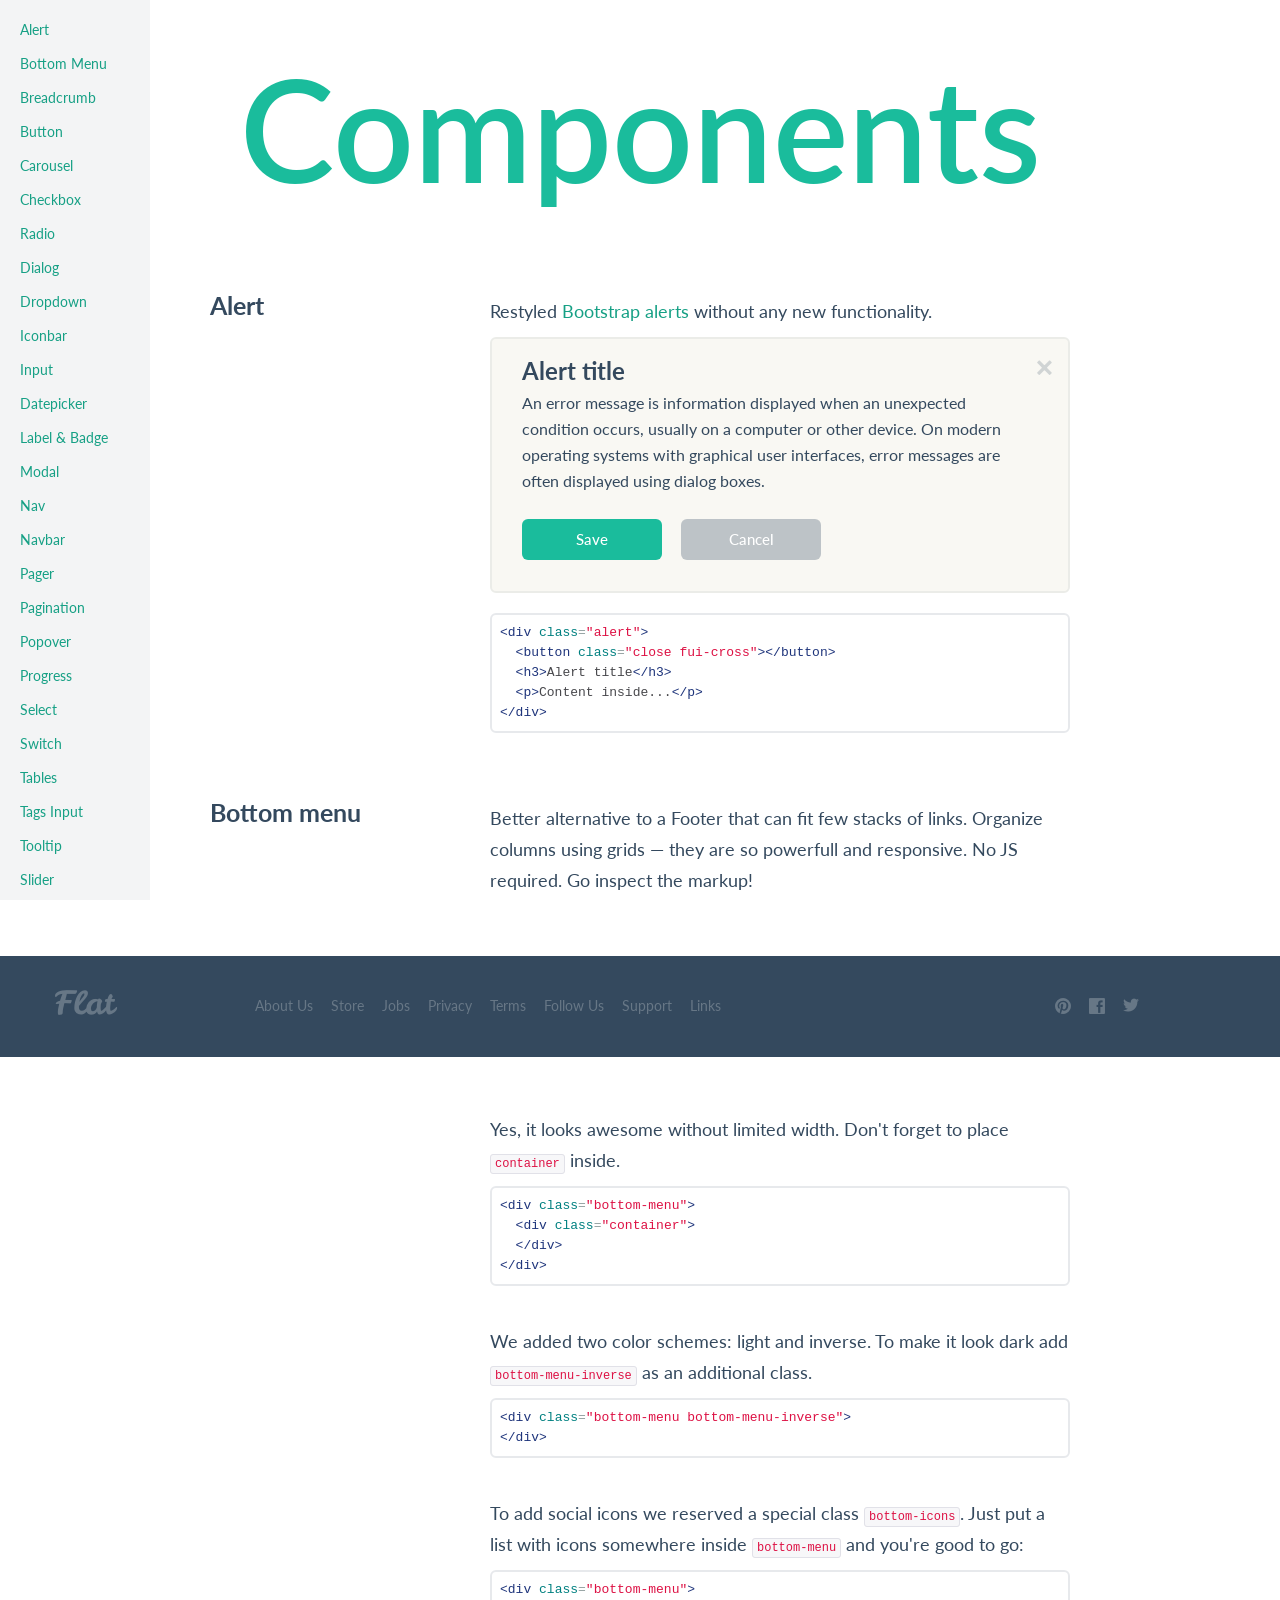
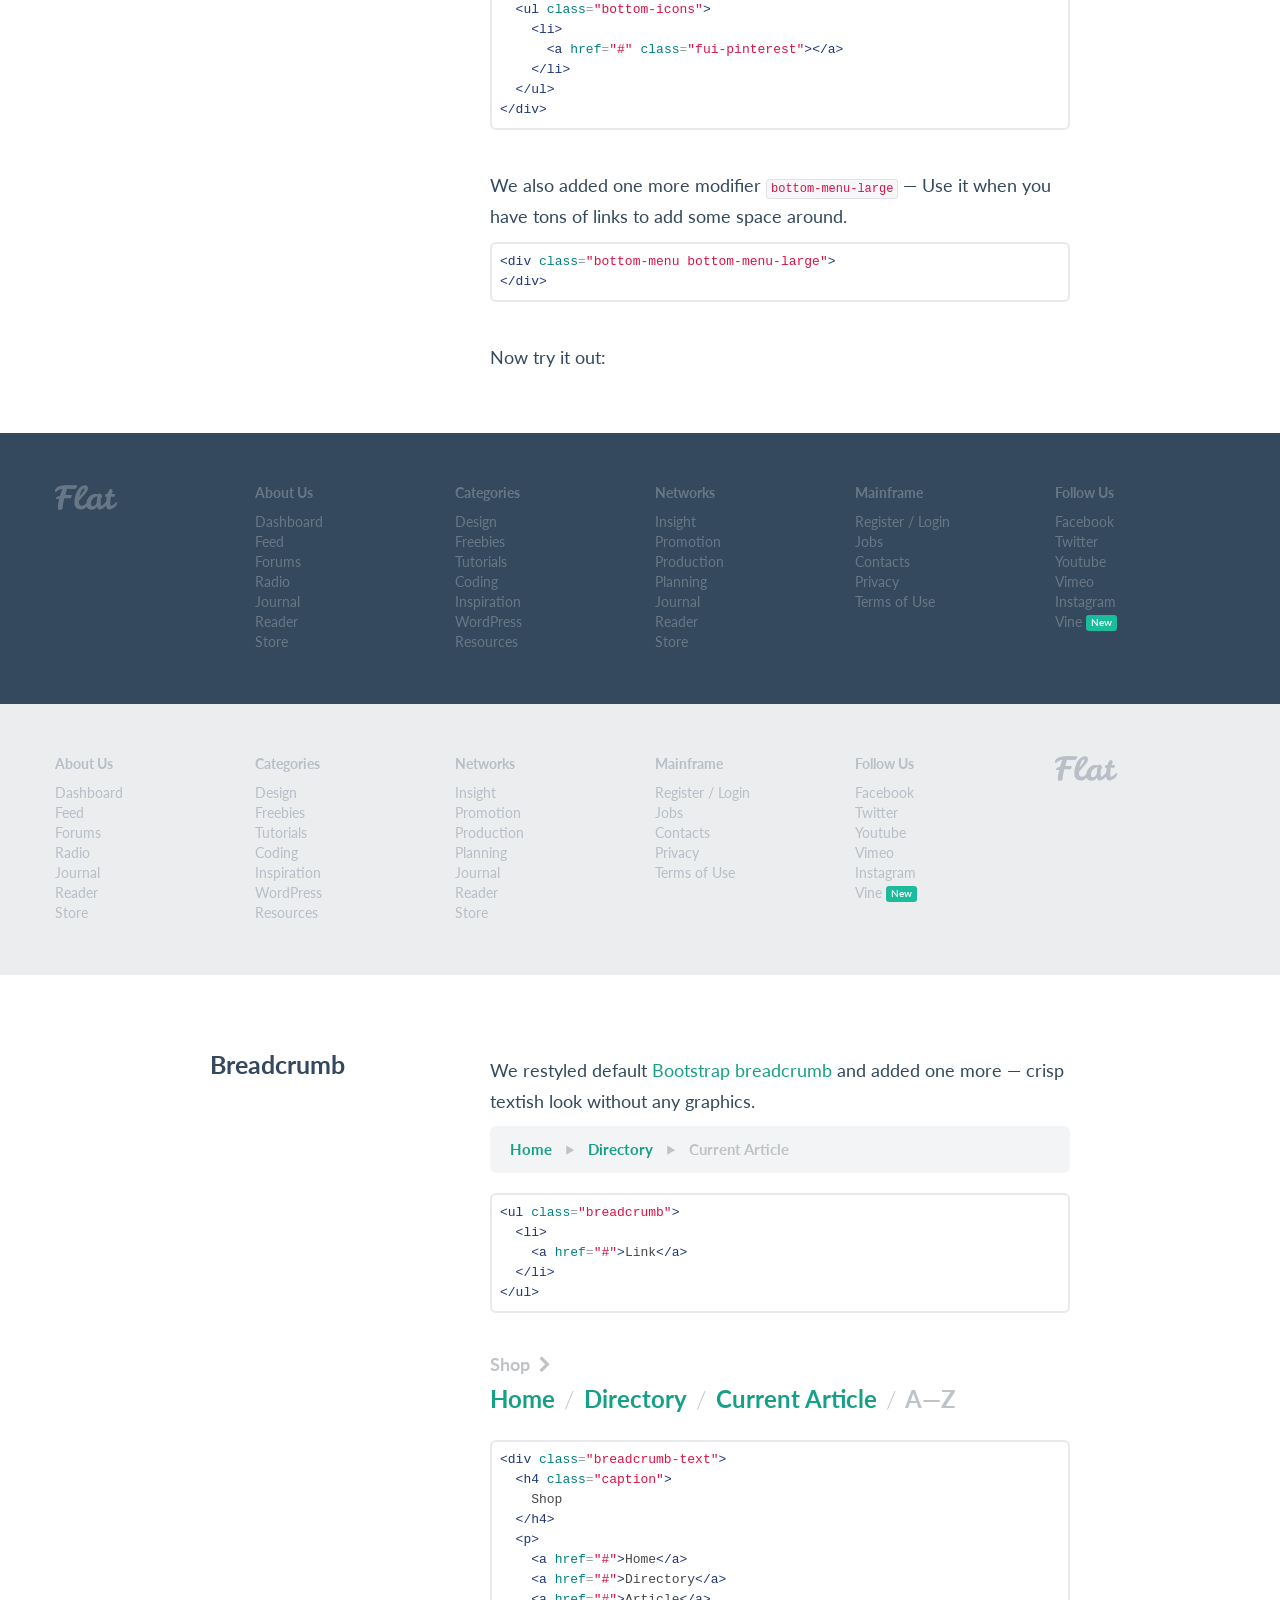
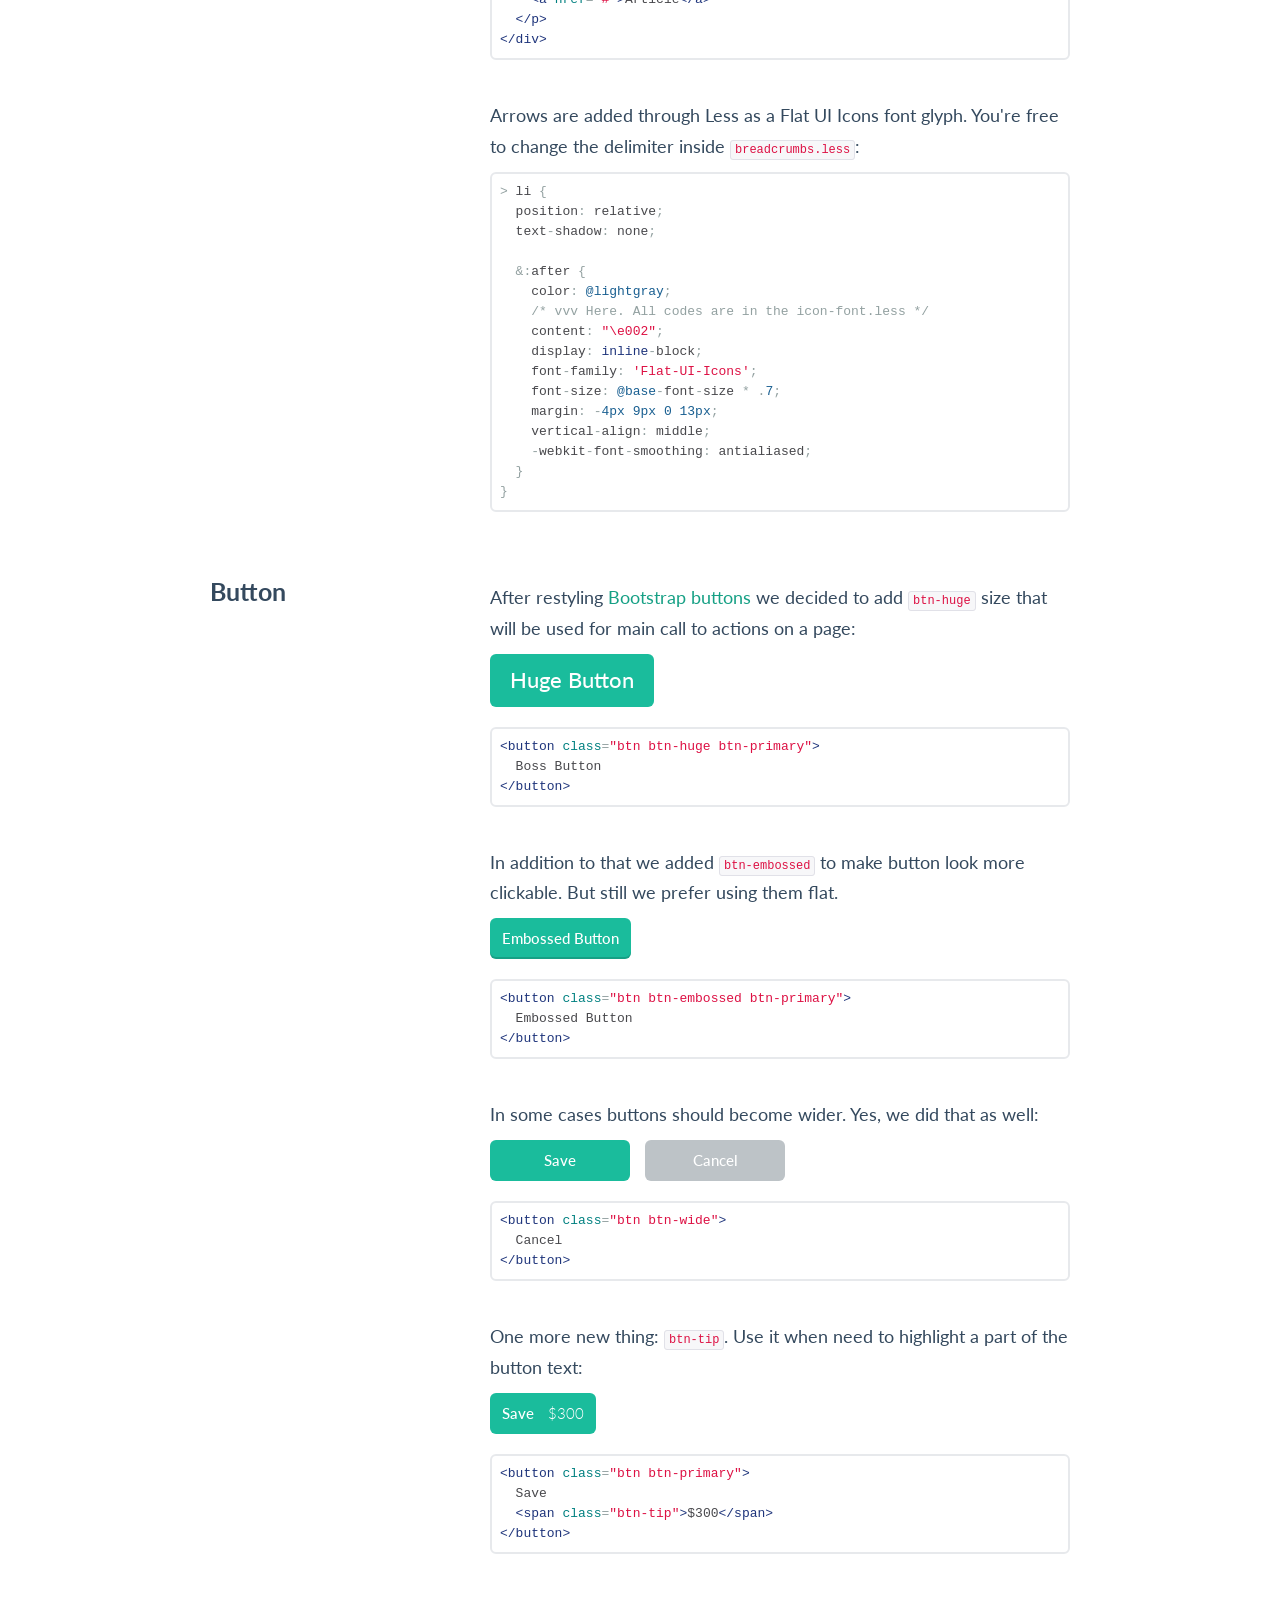
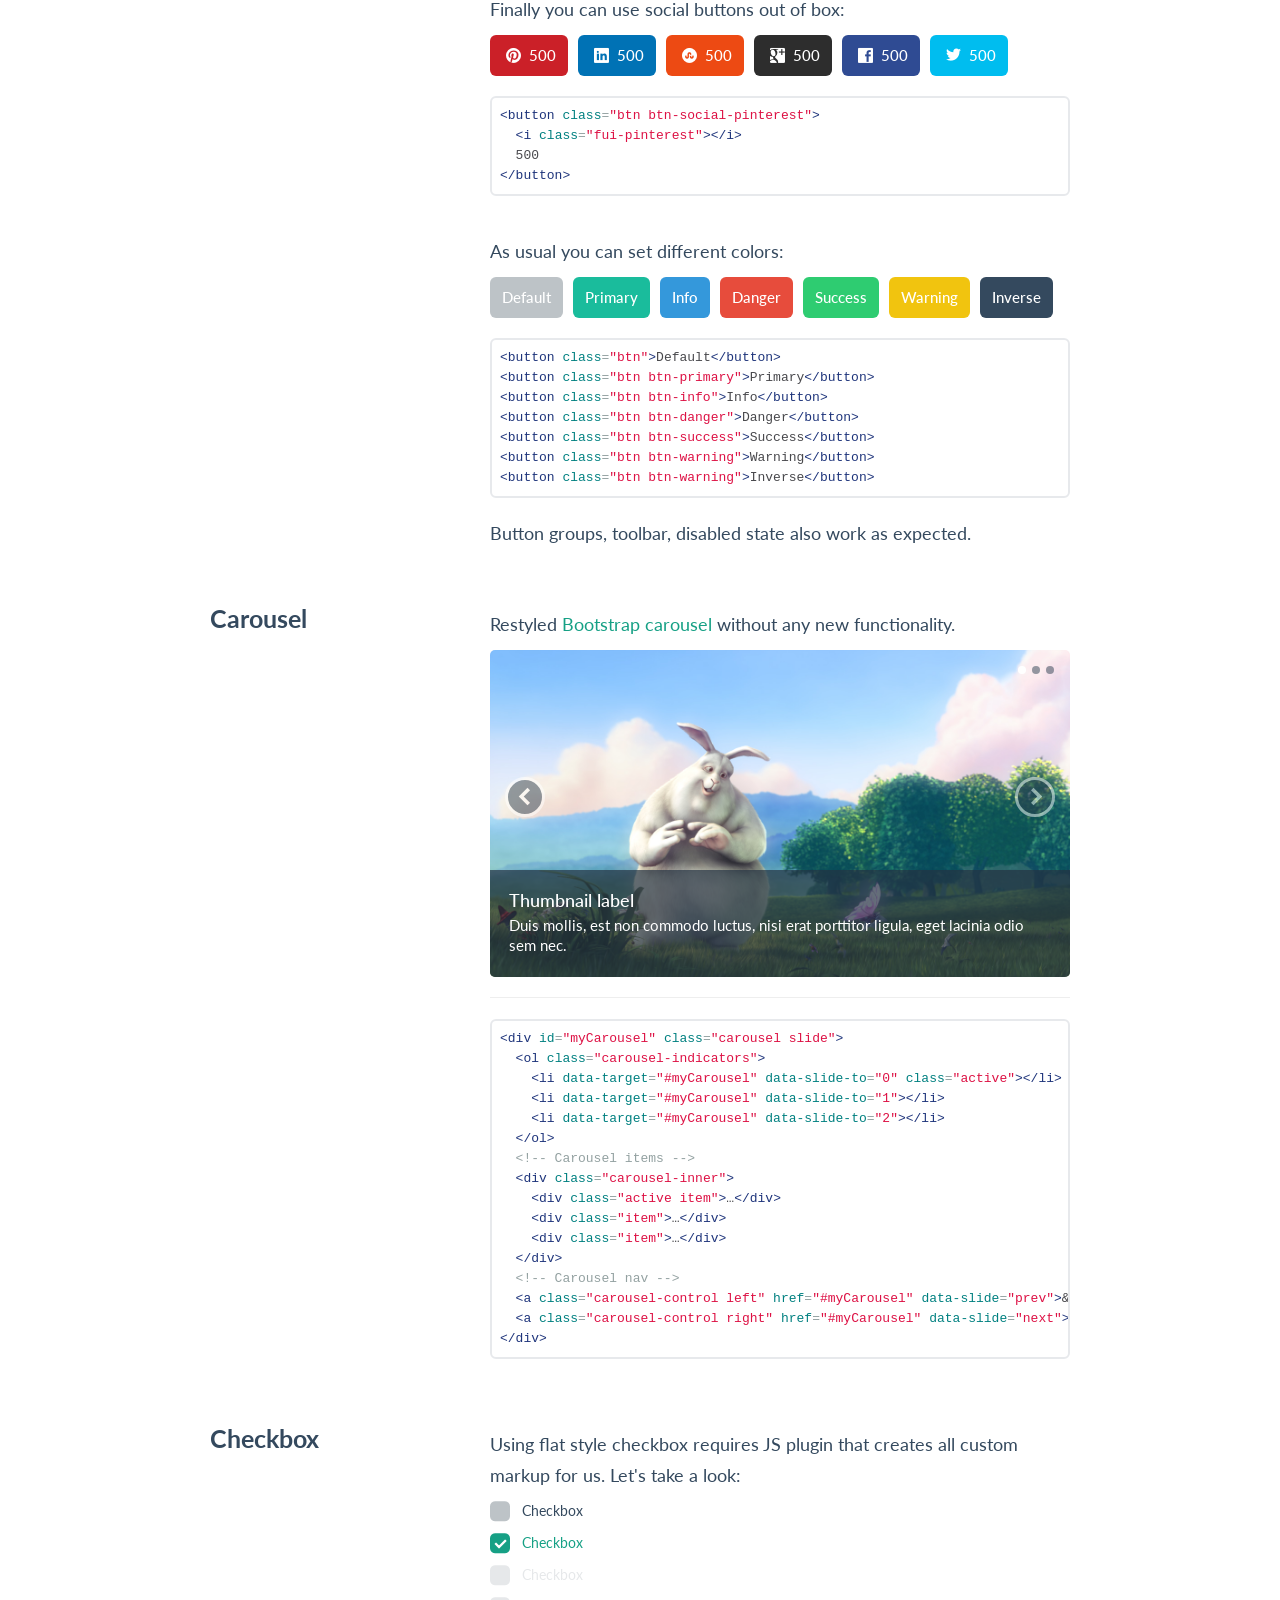
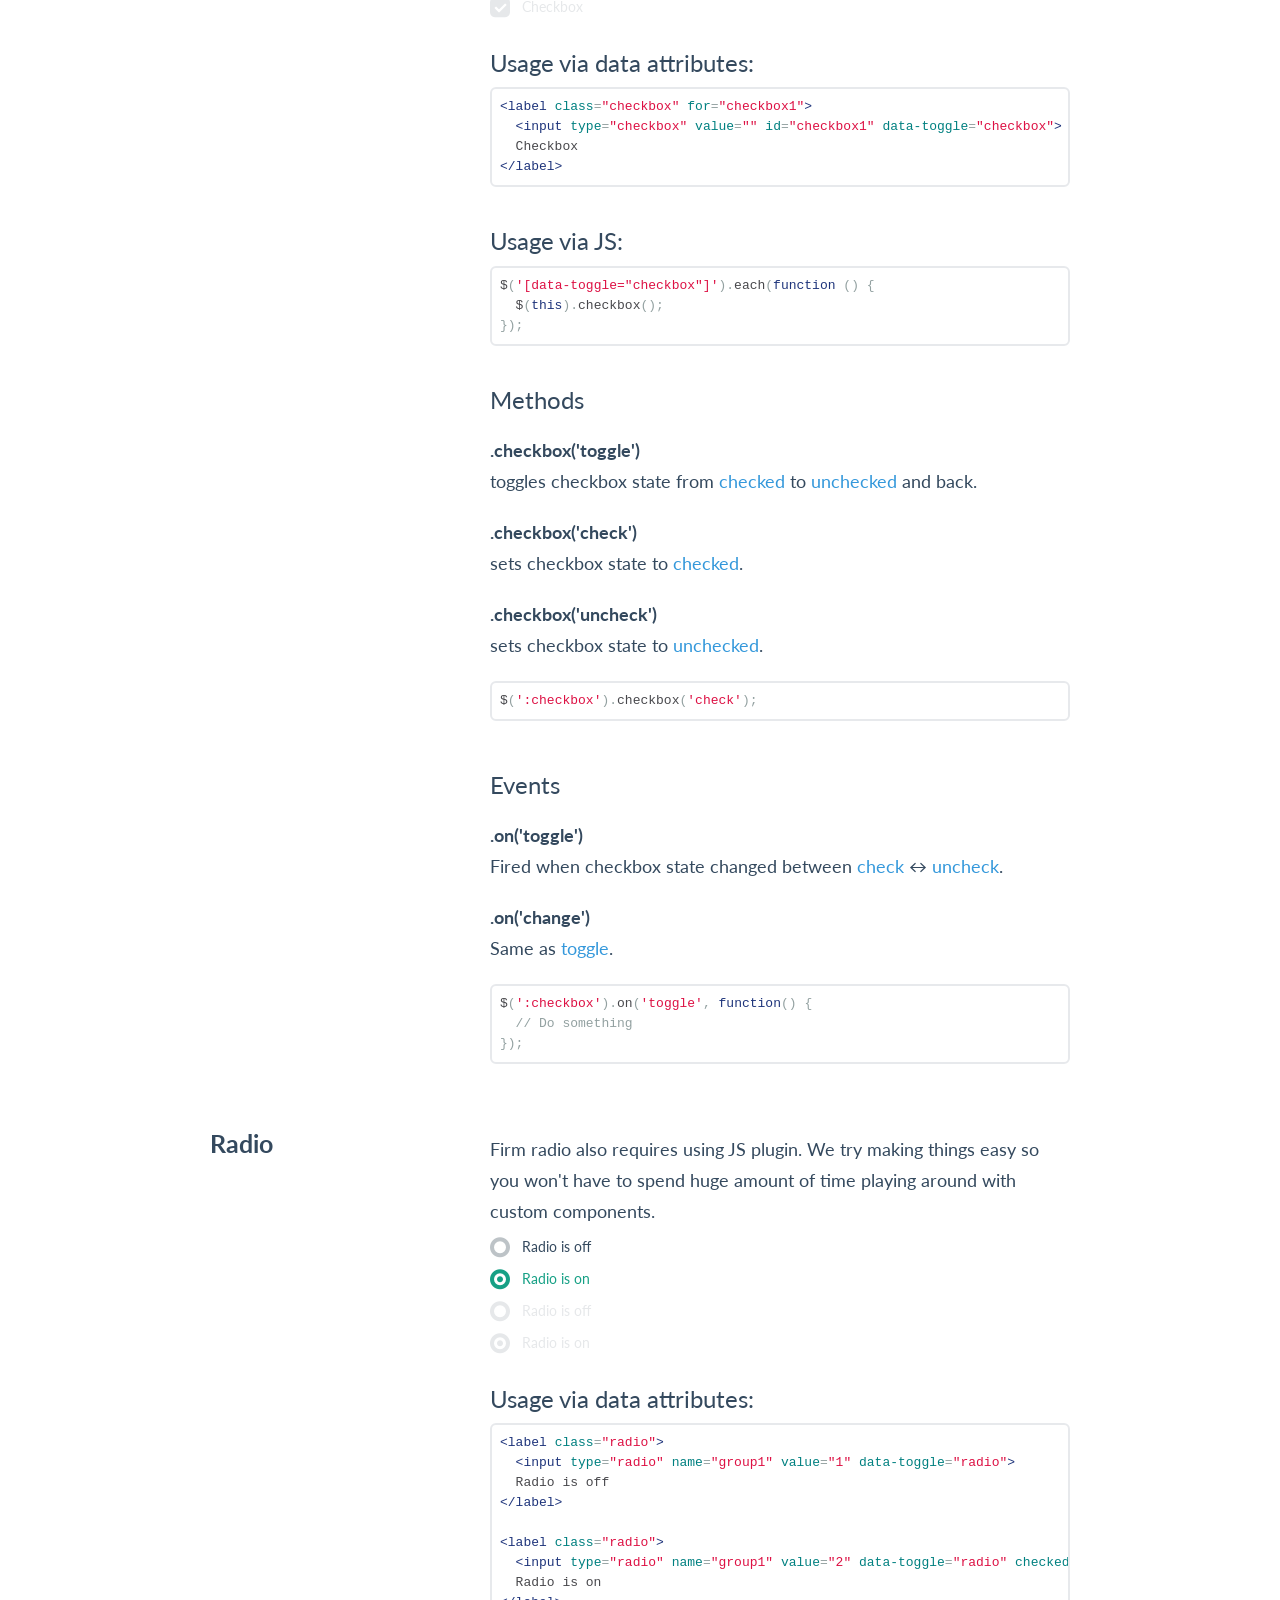
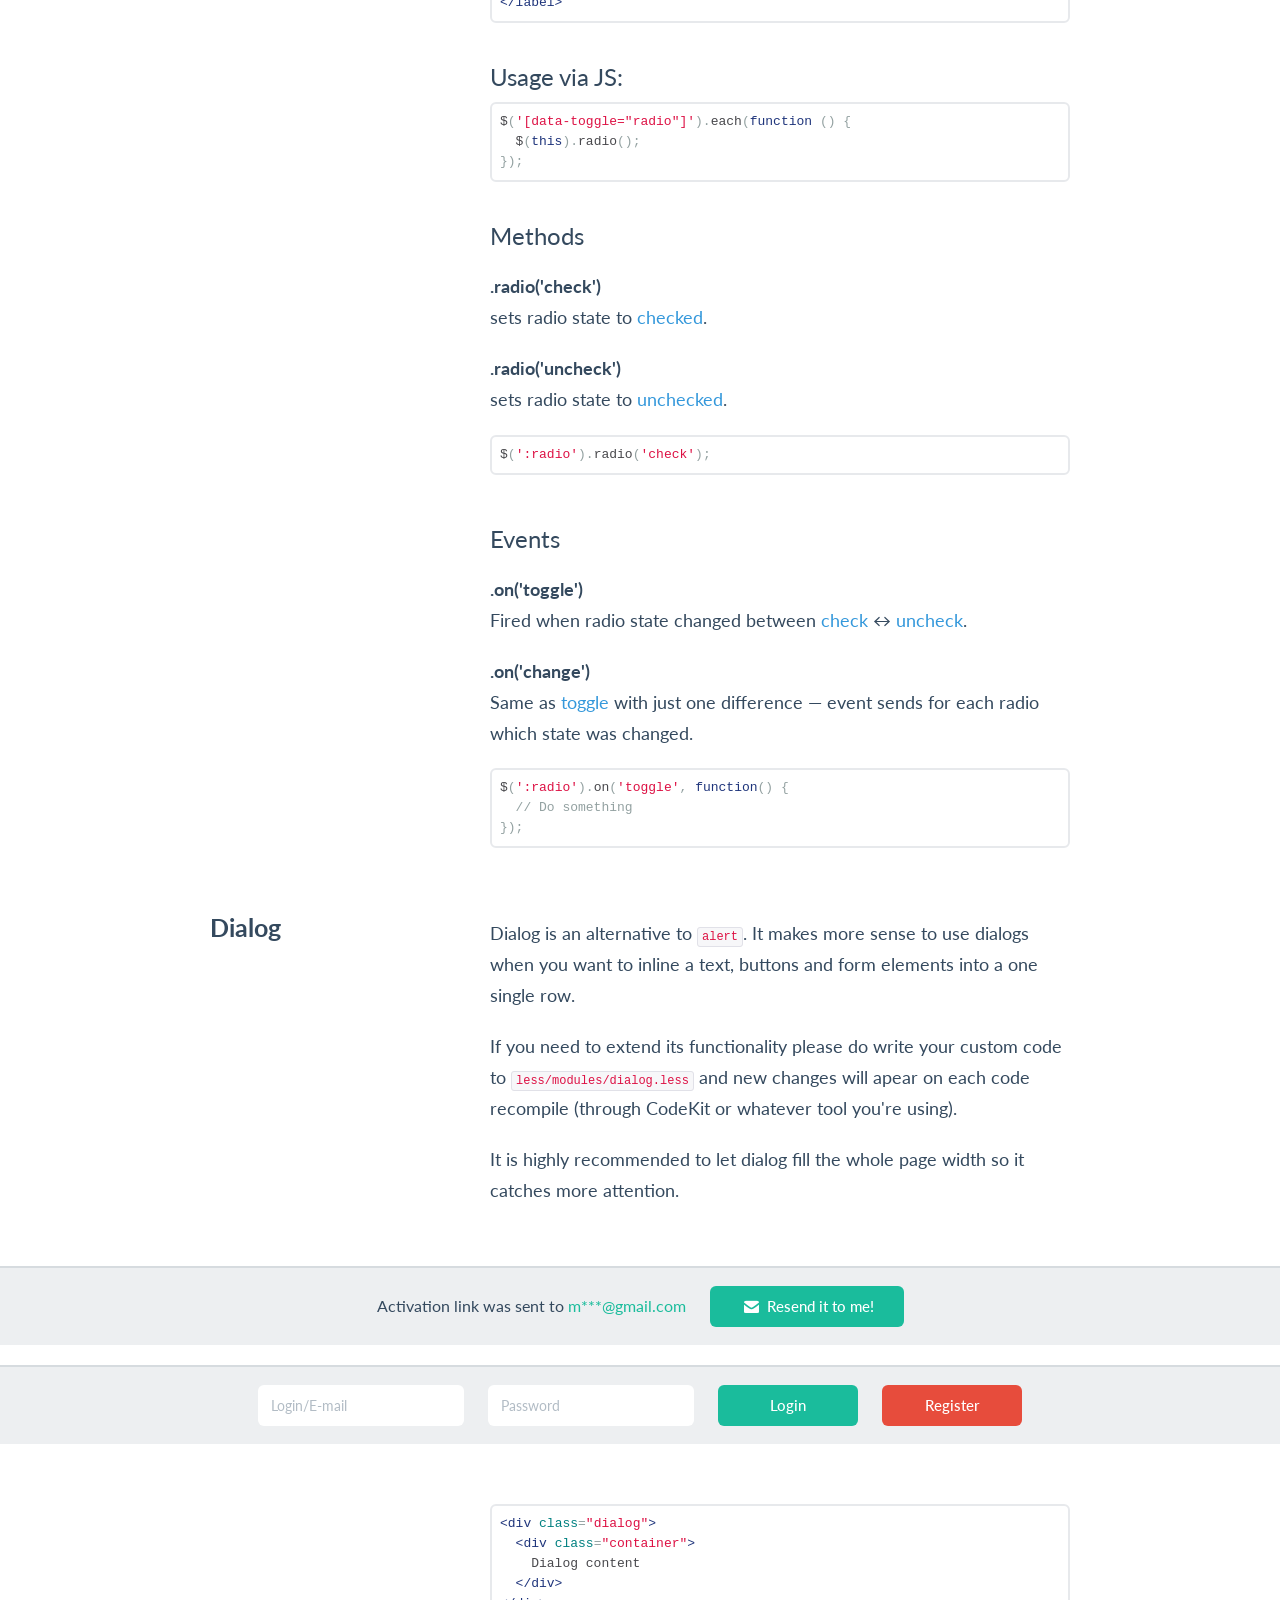
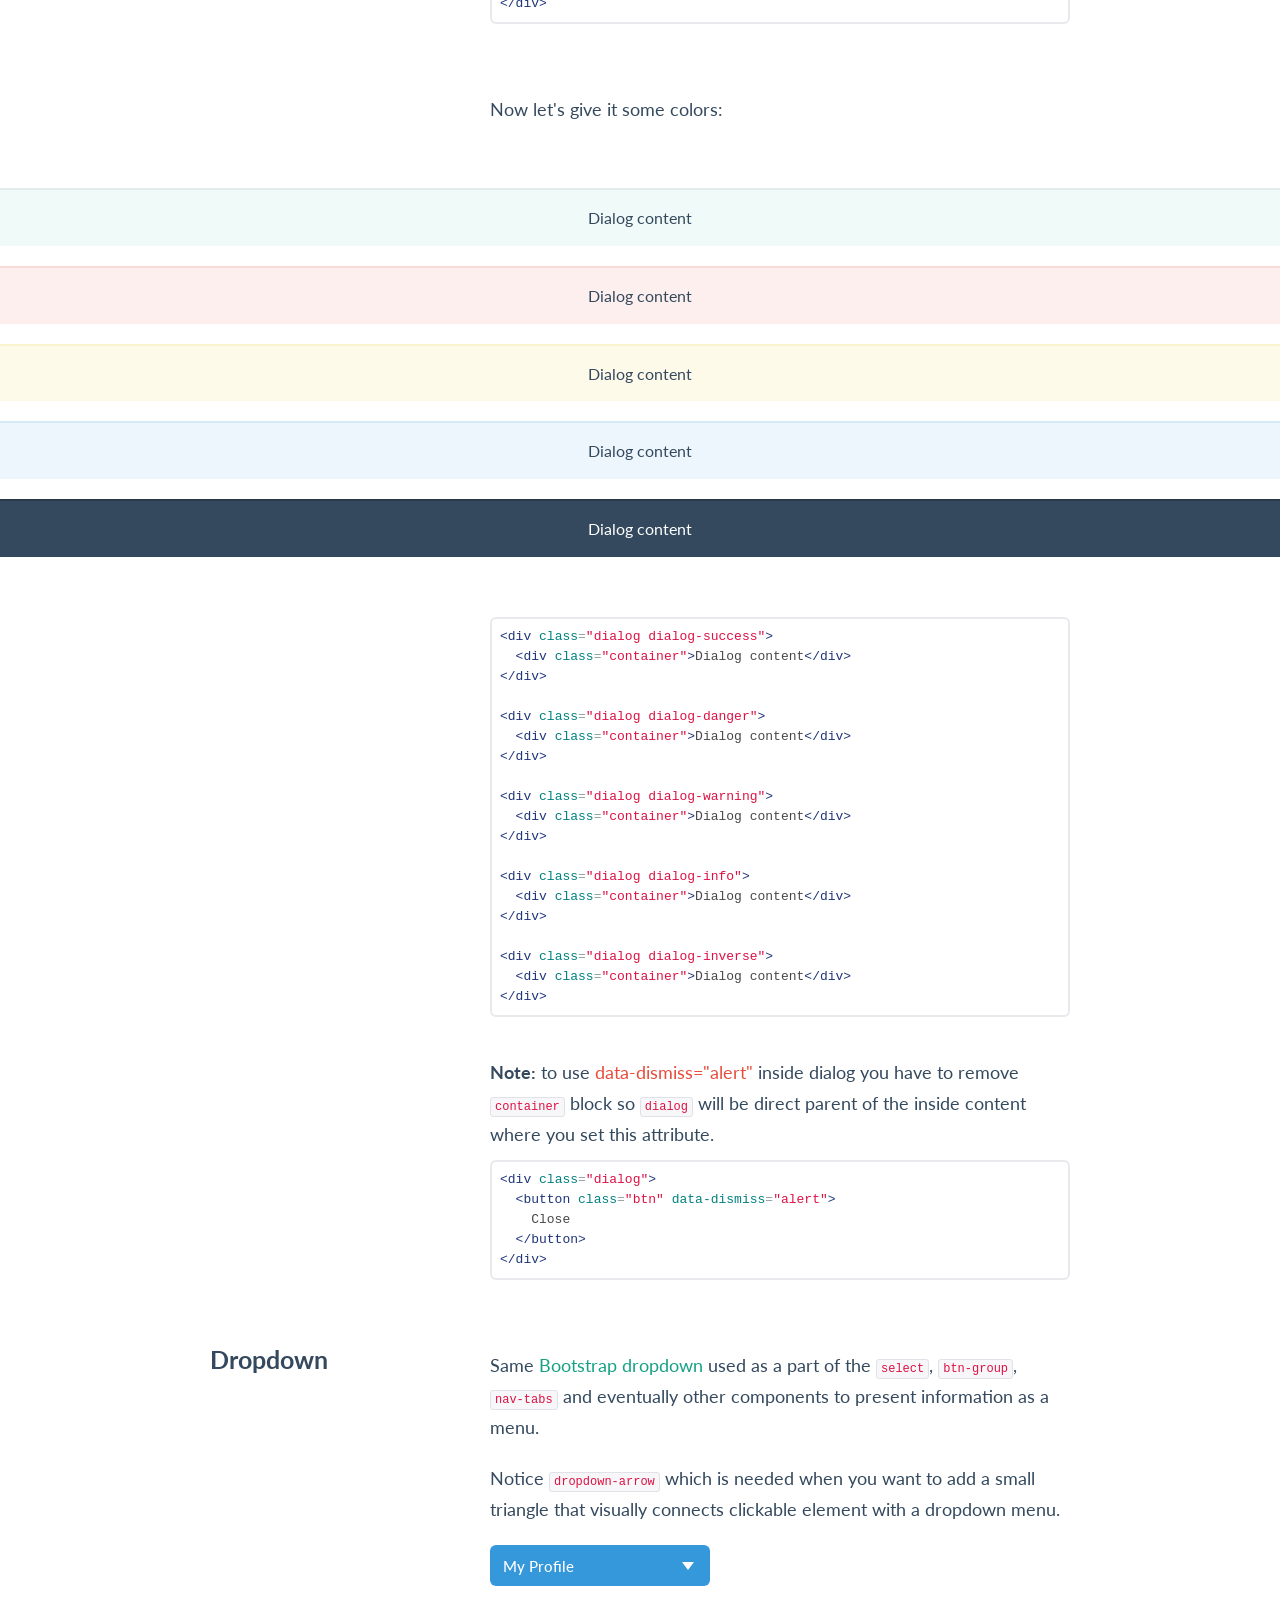
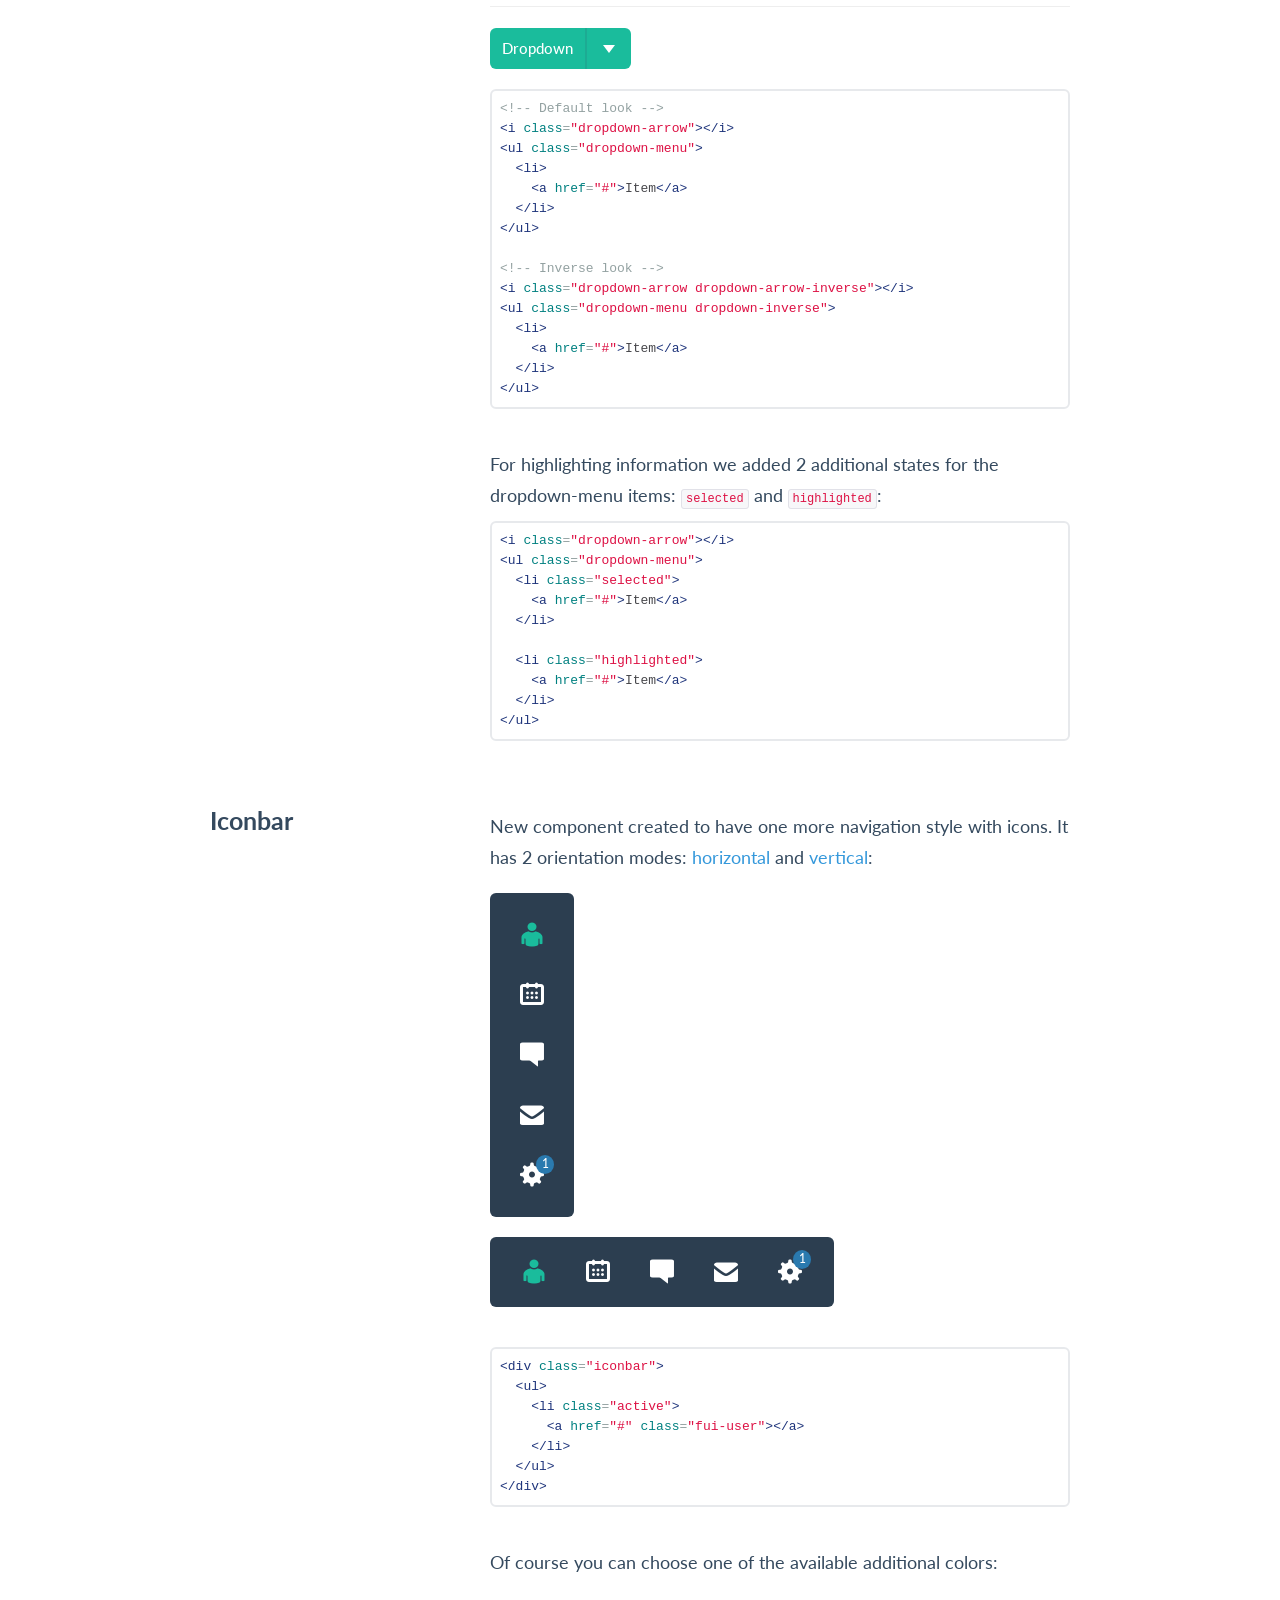
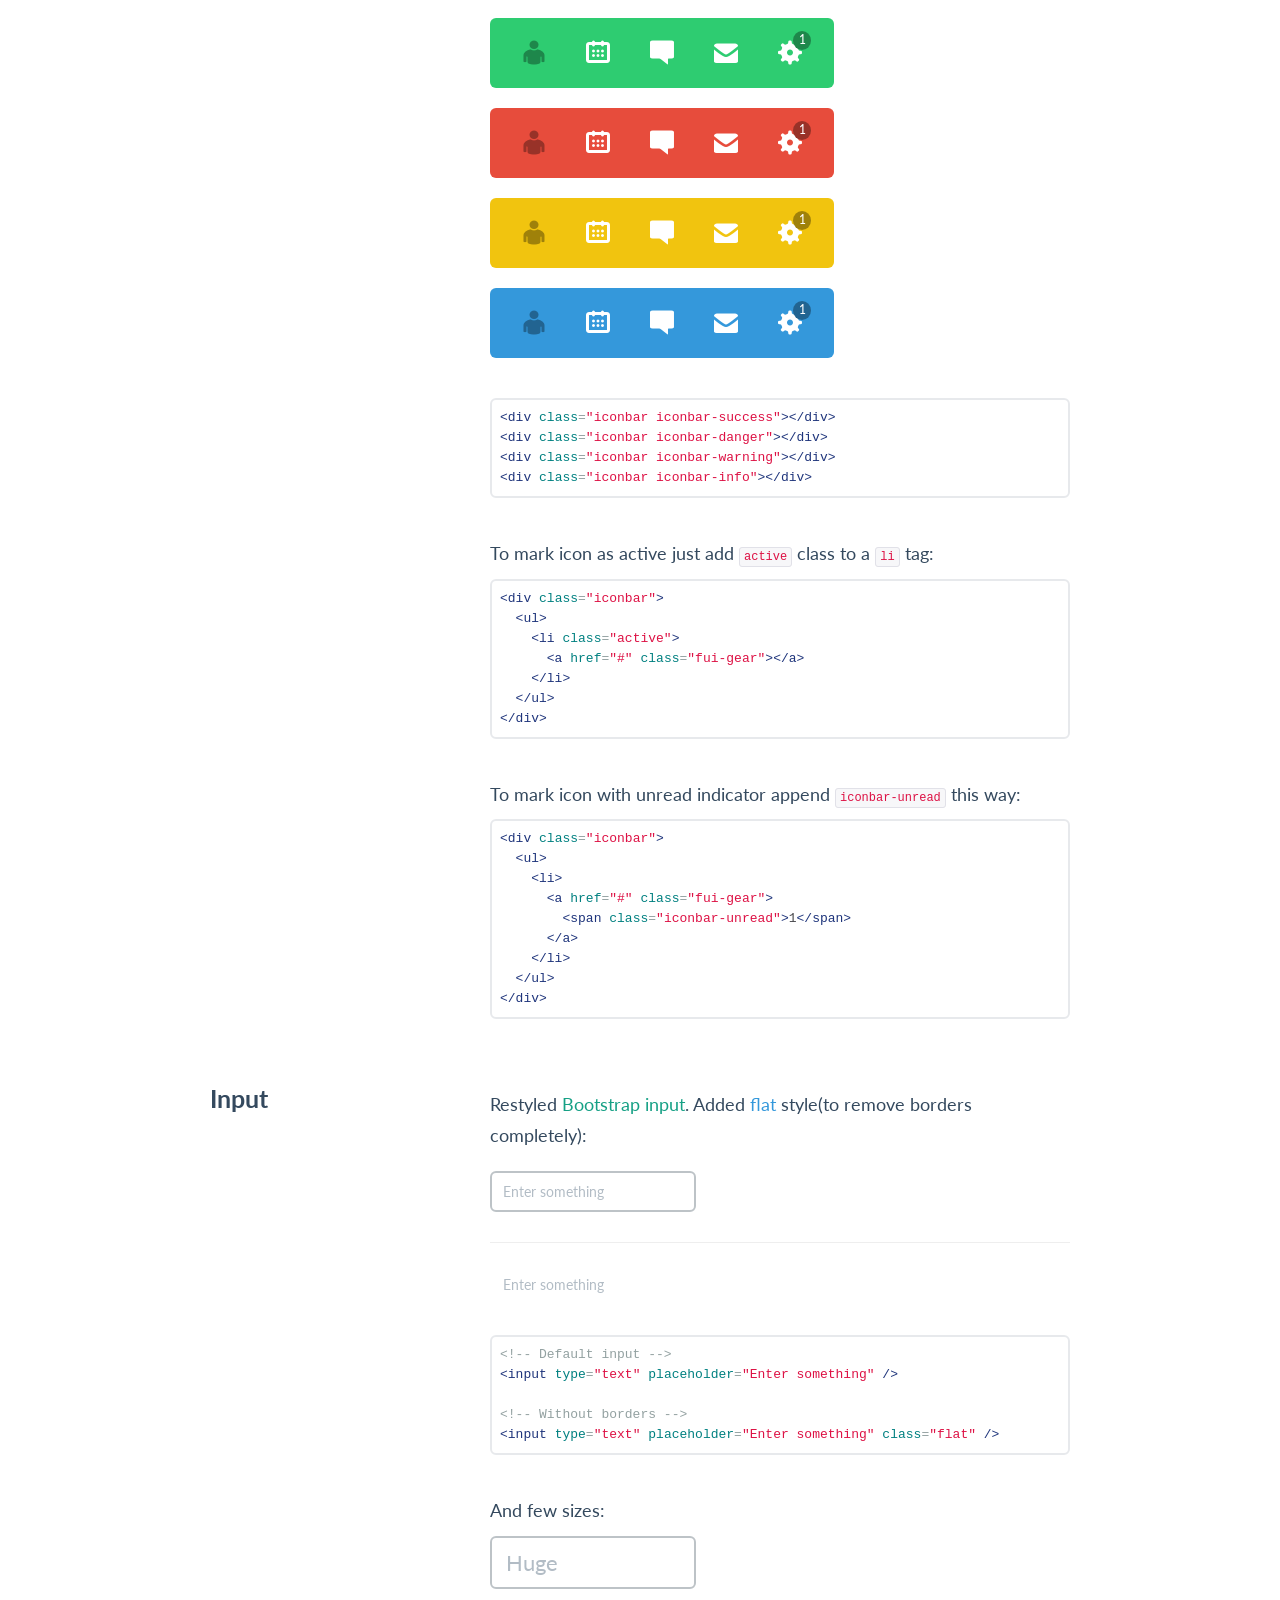
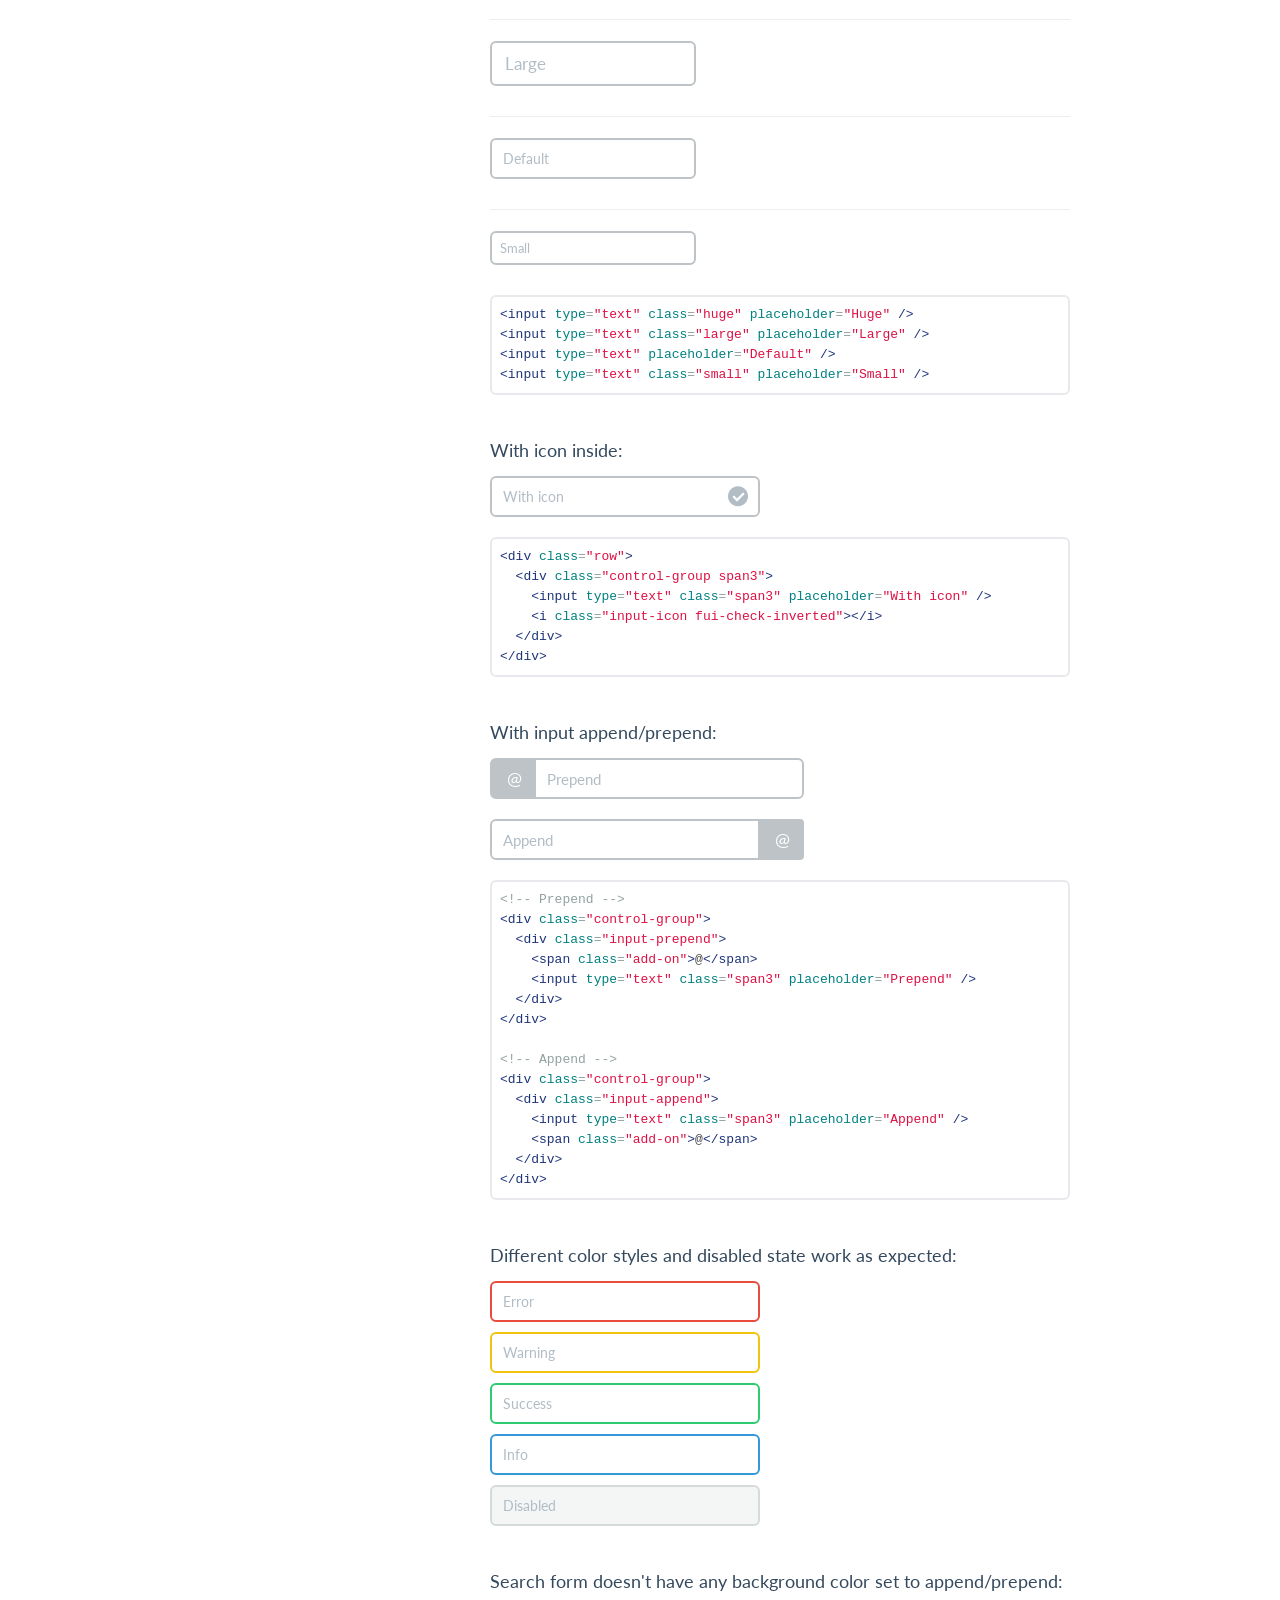
<file: PingBamProfile/images/UI/Flat-UI-Pro-1.1.4/components.html>
<!DOCTYPE html>
<html lang="en">
  <head>
    <meta charset="utf-8">
    <title>Flat UI Pro</title>
    <meta name="viewport" content="width=device-width, initial-scale=1.0">

    <!-- Loading Bootstrap -->
    <link href="bootstrap/css/bootstrap.css" rel="stylesheet">
    <link href="bootstrap/css/bootstrap-responsive.css" rel="stylesheet">
    <link href="bootstrap/css/prettify.css" rel="stylesheet">

    <!-- Loading Flat UI -->
    <link href="css/demo.css" rel="stylesheet">
    <link href="css/flat-ui.css" rel="stylesheet">

    <link rel="shortcut icon" href="images/favicon.ico">

    <!-- HTML5 shim, for IE6-8 support of HTML5 elements. All other JS at the end of file. -->
    <!--[if lt IE 9]>
      <script src="js/html5shiv.js"></script>
    <![endif]-->
  </head>
  <body>
    <ul class="demo-sidebar hide-on-tablets">
      <li><a href="#fui-alert">Alert</a></li>
      <li><a href="#fui-bottom-menu">Bottom Menu</a></li>
      <li><a href="#fui-breadcrumb">Breadcrumb</a></li>
      <li><a href="#fui-button">Button</a></li>
      <li><a href="#fui-carousel">Carousel</a></li>
      <li><a href="#fui-checkbox">Checkbox</a></li>
      <li><a href="#fui-radio">Radio</a></li>
      <li><a href="#fui-dialog">Dialog</a></li>
      <li><a href="#fui-dropdown">Dropdown</a></li>
      <li><a href="#fui-iconbar">Iconbar</a></li>
      <li><a href="#fui-input">Input</a></li>
      <li><a href="#fui-datepicker">Datepicker</a></li>
      <li><a href="#fui-label">Label &amp; Badge</a></li>
      <li><a href="#fui-modal">Modal</a></li>
      <li><a href="#fui-nav">Nav</a></li>
      <li><a href="#fui-navbar">Navbar</a></li>
      <li><a href="#fui-pager">Pager</a></li>
      <li><a href="#fui-pagination">Pagination</a></li>
      <li><a href="#fui-popover">Popover</a></li>
      <li><a href="#fui-progress">Progress</a></li>
      <li><a href="#fui-select">Select</a></li>
      <li><a href="#fui-switch">Switch</a></li>
      <li><a href="#fui-tables">Tables</a></li>
      <li><a href="#fui-tagsinput">Tags Input</a></li>
      <li><a href="#fui-tooltip">Tooltip</a></li>
      <li><a href="#fui-slider">Slider</a></li>
      <li><a href="#fui-spinner">Spinner</a></li>
    </ul> <!-- /nav -->

    <div id="fui-alert"></div>
    <h1 class="demo-headline">Components</h1>
    <div class="container">
      <div class="demo-row">
        <div class="demo-title">
          <h3>Alert</h3>
        </div>

        <div class="demo-content">
          <p>
            Restyled <a href="http://twitter.github.io/bootstrap/javascript.html#alerts">Bootstrap alerts</a> without any new functionality.
          </p>
          <div class="alert">
            <button type="button" class="close fui-cross" data-dismiss="alert"></button>
            <h3>Alert title</h3>
            <p>An error message is information displayed when an unexpected condition occurs, usually on a computer or other device. On modern operating systems with graphical user interfaces, error messages are often displayed using dialog boxes.</p>
            <button type="button" class="btn btn-primary btn-wide">Save</button>
            <button type="button" class="btn btn-wide">Cancel</button>
          </div>

<pre class="prettyprint">
&lt;div class="alert"&gt;
  &lt;button class="close fui-cross"&gt;&lt;/button&gt;
  &lt;h3&gt;Alert title&lt;/h3&gt;
  &lt;p&gt;Content inside...&lt;/p&gt;
&lt;/div&gt;
</pre>
          <div id="fui-bottom-menu"></div>
        </div>
      </div><!-- /.demo-row -->

      <div class="demo-row">
        <div class="demo-title">
          <h3>Bottom menu</h3>
        </div>

        <div class="demo-content">
          <p>
            Better alternative to a Footer that can fit few stacks of links. Organize
            columns using grids &mdash; they are so powerfull and responsive.
            No JS required. Go inspect the&nbsp;markup!
          </p>
        </div>
      </div><!-- /.demo-row -->
    </div><!-- /.container -->

    <div class="bottom-menu bottom-menu-inverse">
      <div class="container">
        <div class="row">
          <div class="span2 brand">
            <a href="#fakelink" class="fui-flat"></a>
          </div>

          <div class="span8">
            <ul class="bottom-links">
              <li><a href="#fakelink">About Us</a></li>
              <li><a href="#fakelink">Store</a></li>
              <li class="active"><a href="#fakelink">Jobs</a></li>
              <li><a href="#fakelink">Privacy</a></li>
              <li><a href="#fakelink">Terms</a></li>
              <li><a href="#fakelink">Follow Us</a></li>
              <li><a href="#fakelink">Support</a></li>
              <li><a href="#fakelink">Links</a></li>
            </ul>
          </div>

          <div class="span2">
            <ul class="bottom-icons">
              <li><a href="#fakelink" class="fui-pinterest"></a></li>
              <li><a href="#fakelink" class="fui-facebook"></a></li>
              <li><a href="#fakelink" class="fui-twitter"></a></li>
            </ul>
          </div>
        </div>
      </div>
    </div> <!-- /bottom-menu-inverse -->

    <div class="container">
      <div class="demo-row">
        <div class="demo-title">
          <h3>&nbsp;</h3>
        </div>
        <div class="demo-content">
          <br/>
          <p class="ptl mtl">Yes, it looks awesome without limited width. Don't forget
          to place <code>container</code> inside.
          </p>
<pre class="prettyprint">
&lt;div class="bottom-menu"&gt;
  &lt;div class="container"&gt;
  &lt;/div&gt;
&lt;/div&gt;
</pre>
          <p class="ptl">
            We added two color schemes: light and inverse. To make it look dark add
            <code>bottom-menu-inverse</code> as an additional class.
          </p>
<pre class="prettyprint">
&lt;div class="bottom-menu bottom-menu-inverse"&gt;
&lt;/div&gt;
</pre>

          <p class="ptl">
            To add social icons we reserved a special class
            <code>bottom-icons</code>.
            Just put a list with icons somewhere inside
            <code>bottom-menu</code> and you're good to go:
          </p>
<pre class="prettyprint">
&lt;div class="bottom-menu"&gt;
  &lt;ul class="bottom-icons"&gt;
    &lt;li&gt;
      &lt;a href="#" class="fui-pinterest"&gt;&lt;/a&gt;
    &lt;/li&gt;
  &lt;/ul&gt;
&lt;/div&gt;
</pre>

          <p class="ptl">
            We also added one more modifier <code>bottom-menu-large</code> &mdash;
            Use it when you have tons of links to add some space around.
          </p>
<pre class="prettyprint">
&lt;div class="bottom-menu bottom-menu-large"&gt;
&lt;/div&gt;
</pre>

          <p class="ptl">Now try it out:</p>

        </div>
      </div><!-- /.demo-row -->
    </div><!-- /.container -->

    <div class="bottom-menu bottom-menu-large bottom-menu-inverse">
      <div class="container">
        <div class="row">
          <div class="span2 brand">
            <a href="#fakelink" class="fui-flat"></a>
          </div>

          <div class="span2">
            <h5 class="title">About Us</h5>
            <ul class="bottom-links">
              <li><a href="#fakelink">Dashboard</a></li>
              <li><a href="#fakelink">Feed</a></li>
              <li><a href="#fakelink">Forums</a></li>
              <li><a href="#fakelink">Radio</a></li>
              <li><a href="#fakelink">Journal</a></li>
              <li><a href="#fakelink">Reader</a></li>
              <li><a href="#fakelink">Store</a></li>
            </ul>
          </div>

          <div class="span2">
            <h5 class="title">Categories</h5>
            <ul class="bottom-links">
              <li><a href="#fakelink">Design</a></li>
              <li><a href="#fakelink">Freebies</a></li>
              <li><a href="#fakelink">Tutorials</a></li>
              <li><a href="#fakelink">Coding</a></li>
              <li><a href="#fakelink">Inspiration</a></li>
              <li><a href="#fakelink">WordPress</a></li>
              <li><a href="#fakelink">Resources</a></li>
            </ul>
          </div>

          <div class="span2">
            <h5 class="title">Networks</h5>
            <ul class="bottom-links">
              <li><a href="#fakelink">Insight</a></li>
              <li><a href="#fakelink">Promotion</a></li>
              <li><a href="#fakelink">Production</a></li>
              <li><a href="#fakelink">Planning</a></li>
              <li><a href="#fakelink">Journal</a></li>
              <li><a href="#fakelink">Reader</a></li>
              <li><a href="#fakelink">Store</a></li>
            </ul>
          </div>

          <div class="span2">
            <h5 class="title">Mainframe</h5>
            <ul class="bottom-links">
              <li><a href="#fakelink">Register / Login</a></li>
              <li class="active"><a href="#fakelink">Jobs</a></li>
              <li><a href="#fakelink">Contacts</a></li>
              <li><a href="#fakelink">Privacy</a></li>
              <li><a href="#fakelink">Terms of Use</a></li>
            </ul>
          </div>

          <div class="span2">
            <h5 class="title">Follow Us</h5>
            <ul class="bottom-links">
              <li><a href="#fakelink">Facebook</a></li>
              <li><a href="#fakelink">Twitter</a></li>
              <li><a href="#fakelink">Youtube</a></li>
              <li><a href="#fakelink">Vimeo</a></li>
              <li><a href="#fakelink">Instagram</a></li>
              <li><a href="#fakelink">Vine <span class="label label-small label-primary">New</span></a></li>
            </ul>
          </div>
        </div>
      </div>
    </div> <!-- /bottom-menu /large /inverse -->

    <div class="bottom-menu bottom-menu-large">
      <div class="container">
        <div class="row">
          <div class="span2">
            <h5 class="title">About Us</h5>
            <ul class="bottom-links">
              <li><a href="#fakelink">Dashboard</a></li>
              <li><a href="#fakelink">Feed</a></li>
              <li><a href="#fakelink">Forums</a></li>
              <li><a href="#fakelink">Radio</a></li>
              <li><a href="#fakelink">Journal</a></li>
              <li><a href="#fakelink">Reader</a></li>
              <li><a href="#fakelink">Store</a></li>
            </ul>
          </div>

          <div class="span2">
            <h5 class="title">Categories</h5>
            <ul class="bottom-links">
              <li><a href="#fakelink">Design</a></li>
              <li><a href="#fakelink">Freebies</a></li>
              <li><a href="#fakelink">Tutorials</a></li>
              <li><a href="#fakelink">Coding</a></li>
              <li><a href="#fakelink">Inspiration</a></li>
              <li><a href="#fakelink">WordPress</a></li>
              <li><a href="#fakelink">Resources</a></li>
            </ul>
          </div>

          <div class="span2">
            <h5 class="title">Networks</h5>
            <ul class="bottom-links">
              <li><a href="#fakelink">Insight</a></li>
              <li><a href="#fakelink">Promotion</a></li>
              <li><a href="#fakelink">Production</a></li>
              <li><a href="#fakelink">Planning</a></li>
              <li><a href="#fakelink">Journal</a></li>
              <li><a href="#fakelink">Reader</a></li>
              <li><a href="#fakelink">Store</a></li>
            </ul>
          </div>

          <div class="span2">
            <h5 class="title">Mainframe</h5>
            <ul class="bottom-links">
              <li><a href="#fakelink">Register / Login</a></li>
              <li class="active"><a href="#fakelink">Jobs</a></li>
              <li><a href="#fakelink">Contacts</a></li>
              <li><a href="#fakelink">Privacy</a></li>
              <li><a href="#fakelink">Terms of Use</a></li>
            </ul>
          </div>

          <div class="span2">
            <h5 class="title">Follow Us</h5>
            <ul class="bottom-links">
              <li><a href="#fakelink">Facebook</a></li>
              <li><a href="#fakelink">Twitter</a></li>
              <li><a href="#fakelink">Youtube</a></li>
              <li><a href="#fakelink">Vimeo</a></li>
              <li><a href="#fakelink">Instagram</a></li>
              <li><a href="#fakelink">Vine <span class="label label-small label-primary">New</span></a></li>
            </ul>
          </div>

          <div class="span2 brand">
            <a href="#fakelink" class="fui-flat"></a>
          </div>
        </div>
      </div>
      <div id="fui-breadcrumb"></div>
    </div> <!-- /bottom-menu /large -->

    <div class="container ptl mtl">
      <div class="demo-row ptl mtl">
        <div class="demo-title">
          <h3>Breadcrumb</h3>
        </div>

        <div class="demo-content">
          <p>
            We restyled default <a href="http://twitter.github.io/bootstrap/javascript.html#alerts">Bootstrap breadcrumb</a> and added one more &mdash; crisp textish look without any graphics.
          </p>
          <ul class="breadcrumb">
            <li><a href="#fakelink">Home</a></li>
            <li><a href="#fakelink">Directory</a></li>
            <li class="active"><a href="#">Current Article</a></li>
          </ul>
<pre class="prettyprint">
&lt;ul class="breadcrumb"&gt;
  &lt;li&gt;
    &lt;a href="#"&gt;Link&lt;/a&gt;
  &lt;/li&gt;
&lt;/ul&gt;
</pre>

          <div class="breadcrumb-text ptl">
            <h4 class="caption">Shop</h4>
            <p>
              <a href="#fakelink">Home</a>
              <a href="#fakelink">Directory</a>
              <a href="#fakelink">Current Article</a>
              A&mdash;Z
            </p>
          </div>
<pre class="prettyprint">
&lt;div class="breadcrumb-text"&gt;
  &lt;h4 class="caption"&gt;
    Shop
  &lt;/h4&gt;
  &lt;p&gt;
    &lt;a href="#"&gt;Home&lt;/a&gt;
    &lt;a href="#"&gt;Directory&lt;/a&gt;
    &lt;a href="#"&gt;Article&lt;/a&gt;
  &lt;/p&gt;
&lt;/div&gt;
</pre>

          <p class="ptl">
            Arrows are added through Less as a Flat UI Icons font glyph. You're free to change the delimiter inside <code>breadcrumbs.less</code>:
          </p>
<pre class="prettyprint">
&gt; li {
  position: relative;
  text-shadow: none;

  &:after {
    color: @lightgray;
    /* vvv Here. All codes are in the icon-font.less */
    content: "\e002";
    display: inline-block;
    font-family: 'Flat-UI-Icons';
    font-size: @base-font-size * .7;
    margin: -4px 9px 0 13px;
    vertical-align: middle;
    -webkit-font-smoothing: antialiased;
  }
}
</pre>
          <div id="fui-button"></div>
        </div>
      </div><!-- /.demo-row -->

      <div class="demo-row">
        <div class="demo-title">
          <h3>Button</h3>
        </div>

        <div class="demo-content">
          <p>
            After restyling <a href="http://twitter.github.io/bootstrap/base-css.html#buttons">Bootstrap buttons</a> we decided to add <code>btn-huge</code> size that will be used for main call to actions on a page:
          </p>
          <p class="mbl">
            <button class="btn btn-huge btn-primary">Huge Button</button>
          </p>
<pre class="prettyprint">
&lt;button class="btn btn-huge btn-primary"&gt;
  Boss Button
&lt;/button&gt;
</pre>

          <p class="ptl">
            In addition to that we added <code>btn-embossed</code> to make button look more clickable. But still we prefer using them flat.
          </p>
          <p class="mbl">
            <button class="btn btn-embossed btn-primary">Embossed Button</button>
          </p>
<pre class="prettyprint">
&lt;button class="btn btn-embossed btn-primary"&gt;
  Embossed Button
&lt;/button&gt;
</pre>

          <p class="ptl">
            In some cases buttons should become wider. Yes, we did that as well:
          </p>
          <p class="mbl">
            <button class="btn btn-wide btn-primary mrm">Save</button>
            <button class="btn btn-wide">Cancel</button>
          </p>
<pre class="prettyprint">
&lt;button class="btn btn-wide"&gt;
  Cancel
&lt;/button&gt;
</pre>

          <p class="ptl">
            One more new thing: <code>btn-tip</code>. Use it when need to highlight a part of the button text:
          </p>
          <p class="mbl">
            <button class="btn btn-primary">
              Save
              <span class="btn-tip">$300</span>
            </button>
          </p>
<pre class="prettyprint">
&lt;button class="btn btn-primary"&gt;
  Save
  &lt;span class="btn-tip"&gt;$300&lt;/span&gt;
&lt;/button&gt;
</pre>

          <p class="ptl">
            Finally you can use social buttons out of box:
          </p>
          <p class="mbl">
            <button class="btn btn-social-pinterest mrs">
              <i class="fui-pinterest"></i>
              500
            </button>
            <button class="btn btn-social-linkedin mrs">
              <i class="fui-linkedin"></i>
              500
            </button>
            <button class="btn btn-social-stumbleupon mrs">
              <i class="fui-stumbleupon"></i>
              500
            </button>
            <button class="btn btn-social-googleplus mrs">
              <i class="fui-googleplus"></i>
              500
            </button>
            <button class="btn btn-social-facebook mrs">
              <i class="fui-facebook"></i>
              500
            </button>
            <button class="btn btn-social-twitter">
              <i class="fui-twitter"></i>
              500
            </button>
          </p>
<pre class="prettyprint">
&lt;button class="btn btn-social-pinterest"&gt;
  &lt;i class="fui-pinterest"&gt;&lt;/i&gt;
  500
&lt;/button&gt;
</pre>

          <p class="ptl">
            As usual you can set different colors:
          </p>
          <p class="mbl">
            <button class="btn mrs">Default</button>
            <button class="btn btn-primary mrs">Primary</button>
            <button class="btn btn-info mrs">Info</button>
            <button class="btn btn-danger mrs">Danger</button>
            <button class="btn btn-success mrs">Success</button>
            <button class="btn btn-warning mrs">Warning</button>
            <button class="btn btn-inverse mrs">Inverse</button>
          </p>
<pre class="prettyprint">
&lt;button class="btn"&gt;Default&lt;/button&gt;
&lt;button class="btn btn-primary"&gt;Primary&lt;/button&gt;
&lt;button class="btn btn-info"&gt;Info&lt;/button&gt;
&lt;button class="btn btn-danger"&gt;Danger&lt;/button&gt;
&lt;button class="btn btn-success"&gt;Success&lt;/button&gt;
&lt;button class="btn btn-warning"&gt;Warning&lt;/button&gt;
&lt;button class="btn btn-warning"&gt;Inverse&lt;/button&gt;
</pre>

          <p>
            Button groups, toolbar, disabled state also work as expected.
          </p>
          <div id="fui-carousel"></div>
        </div>
      </div><!-- /.demo-row -->

      <div class="demo-row">
        <div class="demo-title">
          <h3>Carousel</h3>
        </div>

        <div class="demo-content">
          <p>
            Restyled <a href="http://twitter.github.io/bootstrap/javascript.html#carousel">Bootstrap carousel</a> without any new functionality.
          </p>
          <div id="myCarousel" class="carousel slide">
            <ol class="carousel-indicators">
              <li data-target="#myCarousel" data-slide-to="0" class="active"></li>
              <li data-target="#myCarousel" data-slide-to="1"></li>
              <li data-target="#myCarousel" data-slide-to="2"></li>
            </ol>
            <!-- Carousel items -->
            <div class="carousel-inner">
              <div class="active item">
                <img src="images/carousel/image-01.jpg" alt="" />
                <div class="carousel-caption">
                  <h4>Thumbnail label</h4>
                  <p>Duis mollis, est non commodo luctus, nisi erat porttitor ligula, eget lacinia odio sem nec.</p>
                </div>
              </div>
              <div class="item">
                <img src="images/carousel/image-02.jpg" alt="" />
                <div class="carousel-caption">
                  <h4>Thumbnail label</h4>
                  <p>Duis mollis, est non commodo luctus, nisi erat porttitor ligula, eget lacinia odio sem nec.</p>
                </div>
              </div>
              <div class="item">
                <img src="images/carousel/image-03.jpg" alt="" />
                <div class="carousel-caption">
                  <h4>Thumbnail label</h4>
                  <p>Duis mollis, est non commodo luctus, nisi erat porttitor ligula, eget lacinia odio sem nec.</p>
                </div>
              </div>
            </div>
            <!-- Carousel nav -->
            <a class="carousel-control fui-arrow-left left" href="#myCarousel" data-slide="prev"></a>
            <a class="carousel-control fui-arrow-right right" href="#myCarousel" data-slide="next"></a>
          </div>
          <hr/>
<pre class="prettyprint">
&lt;div id="myCarousel" class="carousel slide"&gt;
  &lt;ol class="carousel-indicators"&gt
    &lt;li data-target="#myCarousel" data-slide-to="0" class="active"&gt&lt;/li&gt
    &lt;li data-target="#myCarousel" data-slide-to="1"&gt&lt;/li&gt
    &lt;li data-target="#myCarousel" data-slide-to="2"&gt&lt;/li&gt
  &lt;/ol&gt
  &lt;!-- Carousel items --&gt;
  &lt;div class="carousel-inner"&gt;
    &lt;div class="active item"&gt;…&lt;/div&gt;
    &lt;div class="item"&gt;…&lt;/div&gt;
    &lt;div class="item"&gt;…&lt;/div&gt;
  &lt;/div&gt;
  &lt;!-- Carousel nav --&gt;
  &lt;a class="carousel-control left" href="#myCarousel" data-slide="prev"&gt;&amp;lsaquo;&lt;/a&gt;
  &lt;a class="carousel-control right" href="#myCarousel" data-slide="next"&gt;&amp;rsaquo;&lt;/a&gt;
&lt;/div&gt;
</pre>
          <div id="fui-checkbox"></div>
        </div>
      </div><!-- /.demo-row -->

      <div class="demo-row">
        <div class="demo-title">
          <h3>Checkbox</h3>
        </div>

        <div class="demo-content">
          <p>
            Using flat style checkbox requires JS plugin that creates all custom markup for us. Let's take a look:
          </p>
          <label class="checkbox" for="checkbox1">
            <input type="checkbox" value="" id="checkbox1" data-toggle="checkbox">
            Checkbox
          </label>
          <label class="checkbox" for="checkbox2">
            <input type="checkbox" value="" id="checkbox2" checked="checked" data-toggle="checkbox">
            Checkbox
          </label>
          <label class="checkbox" for="checkbox3">
            <input type="checkbox" value="" id="checkbox3" data-toggle="checkbox" disabled="">
            Checkbox
          </label>
          <label class="checkbox" for="checkbox4">
            <input type="checkbox" value="" id="checkbox4" checked="checked" data-toggle="checkbox" disabled="">
            Checkbox
          </label>

          <h6 class="ptl">Usage via data attributes:</h6>
<pre class="prettyprint">
&lt;label class="checkbox" for="checkbox1"&gt;
  &lt;input type="checkbox" value="" id="checkbox1" data-toggle="checkbox"&gt;
  Checkbox
&lt;/label&gt;
</pre>

          <h6 class="ptl">Usage via JS:</h6>
<pre class="prettyprint">
$('[data-toggle="checkbox"]').each(function () {
  $(this).checkbox();
});
</pre>

          <div class="pvm">
            <h6>Methods</h6>
          </div>
          <p class="mbl">
            <strong>.checkbox('toggle')</strong>
            <br/>
            toggles checkbox state from <span class="text-info">checked</span>
            to <span class="text-info">unchecked</span> and back.
          </p>
          <p class="mbl">
            <strong>.checkbox('check')</strong>
            <br/>
            sets checkbox state to <span class="text-info">checked</span>.
          </p>
          <p class="mbl">
            <strong>.checkbox('uncheck')</strong>
            <br/>
            sets checkbox state to <span class="text-info">unchecked</span>.
          </p>
<pre class="prettyprint">
$(':checkbox').checkbox('check');
</pre>

          <div class="pbm ptl">
            <h6>Events</h6>
          </div>
          <p class="mbl">
            <strong>.on('toggle')</strong>
            <br/>
            Fired when checkbox state changed between
            <span class="text-info">check</span> &harr;
            <span class="text-info">uncheck</span>.
          </p>
          <p class="mbl">
            <strong>.on('change')</strong>
            <br/>
            Same as <span class="text-info">toggle</span>.
          </p>
<pre class="prettyprint">
$(':checkbox').on('toggle', function() {
  // Do something
});
</pre>
          <div id="fui-radio"></div>
        </div> <!-- /.demo-content -->
      </div> <!-- /.demo-row -->

      <div class="demo-row">
        <div class="demo-title">
          <h3>Radio</h3>
        </div>

        <div class="demo-content">
          <p>
            Firm radio also requires using JS plugin. We try making things easy so you won't have to spend huge amount of time playing around with custom&nbsp;components.
          </p>
          <label class="radio">
            <input type="radio" name="group1" value="1" data-toggle="radio">
            Radio is off
          </label>
          <label class="radio">
            <input type="radio" name="group1" value="2" data-toggle="radio" checked>
            Radio is on
          </label>
          <label class="radio">
            <input type="radio" name="group2" value="1" data-toggle="radio" disabled>
            Radio is off
          </label>
          <label class="radio">
            <input type="radio" name="group2" value="2" data-toggle="radio" disabled checked>
            Radio is on
          </label>

          <h6 class="ptl">Usage via data attributes:</h6>
<pre class="prettyprint">
&lt;label class="radio"&gt;
  &lt;input type="radio" name="group1" value="1" data-toggle="radio"&gt;
  Radio is off
&lt;/label&gt;

&lt;label class="radio"&gt;
  &lt;input type="radio" name="group1" value="2" data-toggle="radio" checked&gt;
  Radio is on
&lt;/label&gt;
</pre>

          <h6 class="ptl">Usage via JS:</h6>
<pre class="prettyprint">
$('[data-toggle="radio"]').each(function () {
  $(this).radio();
});
</pre>

          <div class="pvm">
            <h6>Methods</h6>
          </div>
          <p class="mbl">
            <strong>.radio('check')</strong>
            <br/>
            sets radio state to <span class="text-info">checked</span>.
          </p>
          <p class="mbl">
            <strong>.radio('uncheck')</strong>
            <br/>
            sets radio state to <span class="text-info">unchecked</span>.
          </p>
<pre class="prettyprint">
$(':radio').radio('check');
</pre>

          <div class="pbm ptl">
            <h6>Events</h6>
          </div>
          <p class="mbl">
            <strong>.on('toggle')</strong>
            <br/>
            Fired when radio state changed between
            <span class="text-info">check</span> &harr;
            <span class="text-info">uncheck</span>.
          </p>
          <p class="mbl">
            <strong>.on('change')</strong>
            <br/>
            Same as <span class="text-info">toggle</span> with just one difference &mdash; event sends for each radio which state was changed.
          </p>
<pre class="prettyprint">
$(':radio').on('toggle', function() {
  // Do something
});
</pre>
          <div id="fui-dialog"></div>
        </div> <!-- /.demo-content -->
      </div> <!-- /.demo-row -->

      <div class="demo-row">
        <div class="demo-title">
          <h3>Dialog</h3>
        </div>

        <div class="demo-content">
          <p class="mbl">
            Dialog is an alternative to <code>alert</code>. It makes more sense to use dialogs when you want to inline a text, buttons and form elements into a one single row.
          </p>

          <p class="mbl">
            If you need to extend its functionality please do write your custom code to <code>less/modules/dialog.less</code> and new changes will apear on each code recompile (through CodeKit or whatever tool you're using).
          </p>

          <p>
            It is highly recommended to let dialog fill the whole page width so it catches more attention.
          </p>
        </div> <!-- /.demo-content -->
      </div> <!-- /.demo-row -->
    </div><!-- /.container -->

    <div class="dialog">
      <div class="container">
        Activation link was sent to <span class="text-primary">m***@gmail.com</span>
        <button class="btn btn-primary btn-wide mll" data-dismiss="alert">
          <i class="fui-mail"></i>
          Resend it to me!
        </button>
      </div>
    </div>

    <div class="dialog">
      <div class="container">
        <form class="control-group">
          <input type="text" placeholder="Login/E-mail" class="flat">
          <input type="password" placeholder="Password" class="flat">
          <button class="btn btn-primary btn-wide">Login</button>
          <button class="btn btn-danger btn-wide">Register</button>
        </form>
      </div>
    </div>

    <div class="container ptl">
      <div class="demo-row ptl">
        <div class="demo-title">
          <h3>&nbsp;</h3>
        </div>

        <div class="demo-content">
<pre class="prettyprint">
&lt;div class="dialog"&gt;
  &lt;div class="container"&gt;
    Dialog content
  &lt;/div&gt;
&lt;/div&gt;
</pre>
        </div> <!-- /.demo-content -->
      </div> <!-- /.demo-row -->

      <div class="demo-row">
        <div class="demo-title">
          <h3>&nbsp;</h3>
        </div>

        <div class="demo-content">
          <p>
            Now let's give it some colors:
          </p>
        </div> <!-- /.demo-content -->
      </div> <!-- /.demo-row -->
    </div><!-- /.container -->

    <div class="dialog dialog-success">
      <div class="container">
        Dialog content
      </div>
    </div>

    <div class="dialog dialog-danger">
      <div class="container">
        Dialog content
      </div>
    </div>

    <div class="dialog dialog-warning">
      <div class="container">
        Dialog content
      </div>
    </div>

    <div class="dialog dialog-info">
      <div class="container">
        Dialog content
      </div>
    </div>

    <div class="dialog dialog-inverse">
      <div class="container">
        Dialog content
      </div>
    </div>

    <div class="container ptl">
      <div class="demo-row ptl">
        <div class="demo-title">
          <h3>&nbsp;</h3>
        </div>

        <div class="demo-content">
<pre class="prettyprint">
&lt;div class="dialog dialog-success"&gt;
  &lt;div class="container"&gt;Dialog content&lt;/div&gt;
&lt;/div&gt;

&lt;div class="dialog dialog-danger"&gt;
  &lt;div class="container"&gt;Dialog content&lt;/div&gt;
&lt;/div&gt;

&lt;div class="dialog dialog-warning"&gt;
  &lt;div class="container"&gt;Dialog content&lt;/div&gt;
&lt;/div&gt;

&lt;div class="dialog dialog-info"&gt;
  &lt;div class="container"&gt;Dialog content&lt;/div&gt;
&lt;/div&gt;

&lt;div class="dialog dialog-inverse"&gt;
  &lt;div class="container"&gt;Dialog content&lt;/div&gt;
&lt;/div&gt;
</pre>

          <p class="ptl">
            <strong>Note:</strong> to use <span class="text-danger">data-dismiss="alert"</span> inside dialog you have to remove <code>container</code> block so <code>dialog</code> will be direct parent of the inside content where you set this attribute.
          </p>
<pre class="prettyprint">
&lt;div class="dialog"&gt;
  &lt;button class="btn" data-dismiss="alert"&gt;
    Close
  &lt;/button&gt;
&lt;/div&gt;
</pre>
          <div id="fui-dropdown"></div>
        </div> <!-- /.demo-content -->
      </div> <!-- /.demo-row -->

      <div class="demo-row">
        <div class="demo-title">
          <h3>Dropdown</h3>
        </div>

        <div class="demo-content">
          <p class="mbl">
            Same <a href="http://twitter.github.io/bootstrap/components.html#dropdowns">Bootstrap dropdown</a> used as a part of the <code>select</code>, <code>btn-group</code>, <code>nav-tabs</code> and eventually other components to present information as a menu.
          </p>

          <p class="mbl">
            Notice <code>dropdown-arrow</code> which is needed when you want to add a small triangle that visually connects clickable element with a dropdown menu.
          </p>

          <select name="info" class="mbn">
            <optgroup label="Profile">
              <option value="0">My Profile</option>
              <option value="1">My Friends</option>
            </optgroup>
            <optgroup label="System">
              <option value="2">Messages</option>
              <option value="3">My Settings</option>
              <option value="4" class="highlighted fui-lock">Logout</option>
            </optgroup>
          </select>

          <hr/>

          <div class="btn-group">
            <i class="dropdown-arrow dropdown-arrow-inverse"></i>
            <button class="btn btn-primary">Dropdown</button>
            <button class="btn btn-primary dropdown-toggle" data-toggle="dropdown">
              <span class="caret"></span>
            </button>
            <ul class="dropdown-menu dropdown-inverse">
              <li><a href="#fakelink">Sub Menu Element</a></li>
              <li><a href="#fakelink">Sub Menu Element</a></li>
              <li><a href="#fakelink">Sub Menu Element</a></li>
            </ul>
          </div>

          <div class="pvl">
<pre class="prettyprint">
&lt;!-- Default look --&gt;
&lt;i class="dropdown-arrow"&gt;&lt;/i&gt;
&lt;ul class="dropdown-menu"&gt;
  &lt;li&gt;
    &lt;a href="#"&gt;Item&lt;/a&gt;
  &lt;/li&gt;
&lt;/ul&gt;

&lt;!-- Inverse look --&gt;
&lt;i class="dropdown-arrow dropdown-arrow-inverse"&gt;&lt;/i&gt;
&lt;ul class="dropdown-menu dropdown-inverse"&gt;
  &lt;li&gt;
    &lt;a href="#"&gt;Item&lt;/a&gt;
  &lt;/li&gt;
&lt;/ul&gt;
</pre>
          </div>

          <p>
            For highlighting information we added 2 additional states for the dropdown-menu items: <code>selected</code> and <code>highlighted</code>:
          </p>
<pre class="prettyprint">
&lt;i class="dropdown-arrow"&gt;&lt;/i&gt;
&lt;ul class="dropdown-menu"&gt;
  &lt;li class="selected"&gt;
    &lt;a href="#"&gt;Item&lt;/a&gt;
  &lt;/li&gt;

  &lt;li class="highlighted"&gt;
    &lt;a href="#"&gt;Item&lt;/a&gt;
  &lt;/li&gt;
&lt;/ul&gt;
</pre>
          <div id="fui-iconbar"></div>
        </div> <!-- /.demo-content -->
      </div> <!-- /.demo-row -->

      <div class="demo-row">
        <div class="demo-title">
          <h3>Iconbar</h3>
        </div>

        <div class="demo-content">
          <p class="mbl">
            New component created to have one more navigation style with icons. It has 2 orientation modes: <span class="text-info">horizontal</span> and <span class="text-info">vertical</span>:
          </p>

          <div class="iconbar">
            <ul>
              <li class="active"><a href="#fakelink" class="fui-user"></a></li>
              <li><a href="#fakelink" class="fui-calendar"></a></li>
              <li><a href="#fakelink" class="fui-chat"></a></li>
              <li><a href="#fakelink" class="fui-mail"></a></li>
              <li>
                <a href="#fakelink" class="fui-gear">
                  <span class="iconbar-unread">1</span>
                </a>
              </li>
            </ul>
          </div> <!-- /iconbar -->

          <div class="row-fluid mbl">
            <div class="iconbar iconbar-horizontal">
              <ul>
                <li class="active"><a href="#fakelink" class="fui-user"></a></li>
                <li><a href="#fakelink" class="fui-calendar"></a></li>
                <li><a href="#fakelink" class="fui-chat"></a></li>
                <li><a href="#fakelink" class="fui-mail"></a></li>
                <li>
                  <a href="#fakelink" class="fui-gear">
                    <span class="iconbar-unread">1</span>
                  </a>
                </li>
              </ul>
            </div> <!-- /iconbar -->
          </div>

<pre class="prettyprint">
&lt;div class="iconbar"&gt;
  &lt;ul&gt;
    &lt;li class="active"&gt;
      &lt;a href="#" class="fui-user"&gt;&lt;/a&gt;
    &lt;/li&gt;
  &lt;/ul&gt;
&lt;/div&gt;
</pre>

          <p class="mbl pvl">
            Of course you can choose one of the available additional colors:
          </p>

          <div class="row-fluid mbl">
            <div class="iconbar iconbar-horizontal iconbar-success">
              <ul>
                <li class="active"><a href="#fakelink" class="fui-user"></a></li>
                <li><a href="#fakelink" class="fui-calendar"></a></li>
                <li><a href="#fakelink" class="fui-chat"></a></li>
                <li><a href="#fakelink" class="fui-mail"></a></li>
                <li>
                  <a href="#fakelink" class="fui-gear">
                    <span class="iconbar-unread">1</span>
                  </a>
                </li>
              </ul>
            </div> <!-- /iconbar -->

            <div class="iconbar iconbar-horizontal iconbar-danger">
              <ul>
                <li class="active"><a href="#fakelink" class="fui-user"></a></li>
                <li><a href="#fakelink" class="fui-calendar"></a></li>
                <li><a href="#fakelink" class="fui-chat"></a></li>
                <li><a href="#fakelink" class="fui-mail"></a></li>
                <li>
                  <a href="#fakelink" class="fui-gear">
                    <span class="iconbar-unread">1</span>
                  </a>
                </li>
              </ul>
            </div> <!-- /iconbar -->

            <div class="iconbar iconbar-horizontal iconbar-warning">
              <ul>
                <li class="active"><a href="#fakelink" class="fui-user"></a></li>
                <li><a href="#fakelink" class="fui-calendar"></a></li>
                <li><a href="#fakelink" class="fui-chat"></a></li>
                <li><a href="#fakelink" class="fui-mail"></a></li>
                <li>
                  <a href="#fakelink" class="fui-gear">
                    <span class="iconbar-unread">1</span>
                  </a>
                </li>
              </ul>
            </div> <!-- /iconbar -->

            <div class="iconbar iconbar-horizontal iconbar-info">
              <ul>
                <li class="active"><a href="#fakelink" class="fui-user"></a></li>
                <li><a href="#fakelink" class="fui-calendar"></a></li>
                <li><a href="#fakelink" class="fui-chat"></a></li>
                <li><a href="#fakelink" class="fui-mail"></a></li>
                <li>
                  <a href="#fakelink" class="fui-gear">
                    <span class="iconbar-unread">1</span>
                  </a>
                </li>
              </ul>
            </div> <!-- /iconbar -->
          </div>

<pre class="prettyprint">
&lt;div class="iconbar iconbar-success"&gt;&lt;/div&gt;
&lt;div class="iconbar iconbar-danger"&gt;&lt;/div&gt;
&lt;div class="iconbar iconbar-warning"&gt;&lt;/div&gt;
&lt;div class="iconbar iconbar-info"&gt;&lt;/div&gt;
</pre>

          <p class="ptl">
            To mark icon as active just add <code>active</code> class to a <code>li</code> tag:
          </p>
<pre class="prettyprint">
&lt;div class="iconbar"&gt;
  &lt;ul&gt;
    &lt;li class="active"&gt;
      &lt;a href="#" class="fui-gear"&gt;&lt;/a&gt;
    &lt;/li&gt;
  &lt;/ul&gt;
&lt;/div&gt;
</pre>

          <p class="ptl">
            To mark icon with unread indicator append <code>iconbar-unread</code> this way:
          </p>
<pre class="prettyprint">
&lt;div class="iconbar"&gt;
  &lt;ul&gt;
    &lt;li&gt;
      &lt;a href="#" class="fui-gear"&gt;
        &lt;span class="iconbar-unread"&gt;1&lt;/span&gt;
      &lt;/a&gt;
    &lt;/li&gt;
  &lt;/ul&gt;
&lt;/div&gt;
</pre>
          <div id="fui-input"></div>
        </div> <!-- /.demo-content -->
      </div> <!-- /.demo-row -->

      <div class="demo-row">
        <div class="demo-title">
          <h3>Input</h3>
        </div>

        <div class="demo-content">
          <p class="mbl">
            Restyled <a href="http://twitter.github.io/bootstrap/base-css.html#forms">Bootstrap input</a>. Added <span class="text-info">flat</span> style(to remove borders completely):
          </p>

          <input type="text" value="" placeholder="Enter something" />
          <hr/>
          <input type="text" value="" placeholder="Enter something" class="flat" />

<pre class="prettyprint mtl">
&lt;!-- Default input --&gt;
&lt;input type="text" placeholder="Enter something" /&gt;

&lt;!-- Without borders --&gt;
&lt;input type="text" placeholder="Enter something" class="flat" /&gt;
</pre>

          <p class="ptl">And few sizes:</p>
          <input type="text" value="" placeholder="Huge" class="huge" />
          <hr/>
          <input type="text" value="" placeholder="Large" class="large" />
          <hr/>
          <input type="text" value="" placeholder="Default" />
          <hr/>
          <input type="text" value="" placeholder="Small" class="small" />
<pre class="prettyprint mtl">
&lt;input type="text" class="huge" placeholder="Huge" /&gt;
&lt;input type="text" class="large" placeholder="Large" /&gt;
&lt;input type="text" placeholder="Default" /&gt;
&lt;input type="text" class="small" placeholder="Small" /&gt;
</pre>

          <p class="ptl">With icon inside:</p>
          <div class="row">
            <div class="control-group span3">
              <input type="text" value="" placeholder="With icon" class="span3" />
              <i class="input-icon fui-check-inverted"></i>
            </div>
          </div>
<pre class="prettyprint mtm">
&lt;div class="row"&gt;
  &lt;div class="control-group span3"&gt;
    &lt;input type="text" class="span3" placeholder="With icon" /&gt;
    &lt;i class="input-icon fui-check-inverted"&gt;&lt;/i&gt;
  &lt;/div&gt;
&lt;/div&gt;
</pre>

          <p class="ptl">With input append/prepend:</p>
          <div class="control-group">
            <div class="input-prepend">
              <span class="add-on">@</span>
              <input class="span3" type="text" placeholder="Prepend" />
            </div>
          </div>

          <div class="control-group">
            <div class="input-append">
              <input class="span3" type="text" placeholder="Append" />
              <span class="add-on">@</span>
            </div>
          </div>
<pre class="prettyprint mtm">
&lt;!-- Prepend --&gt;
&lt;div class="control-group"&gt;
  &lt;div class="input-prepend"&gt;
    &lt;span class="add-on"&gt;@&lt;/span&gt;
    &lt;input type="text" class="span3" placeholder="Prepend" /&gt;
  &lt;/div&gt;
&lt;/div&gt;

&lt;!-- Append --&gt;
&lt;div class="control-group"&gt;
  &lt;div class="input-append"&gt;
    &lt;input type="text" class="span3" placeholder="Append" /&gt;
    &lt;span class="add-on"&gt;@&lt;/span&gt;
  &lt;/div&gt;
&lt;/div&gt;
</pre>

          <p class="ptl">
            Different color styles and disabled state work as expected:
            <div class="control-group error">
              <input class="span3" type="text" placeholder="Error" />
            </div>

            <div class="control-group warning">
              <input class="span3" type="text" placeholder="Warning" />
            </div>

            <div class="control-group success">
              <input class="span3" type="text" placeholder="Success" />
            </div>

            <div class="control-group info">
              <input class="span3" type="text" placeholder="Info" />
            </div>

            <div class="control-group">
              <input class="span3" type="text" placeholder="Disabled" disabled />
            </div>
          </p>

          <p class="ptl mtl">
            Search form doesn't have any background color set to append/prepend:
          </p>
          <form class="form-search">
            <div class="input-prepend">
              <button type="submit" class="btn btn-huge"><span class="fui-search"></span></button>
              <input type="text" class="span2 huge search-query search-query-rounded" placeholder="Search" id="search-query-2">
            </div>
          </form>

          <form class="form-search">
            <div class="input-append">
              <input type="text" class="span2 search-query" placeholder="Search" id="search-query-1">
              <button type="submit" class="btn"><span class="fui-search"></span></button>
            </div>
          </form>
          <div id="fui-datepicker"></div>
        </div> <!-- /.demo-content -->
      </div> <!-- /.demo-row -->

      <div class="demo-row">
        <div class="demo-title">
          <h3>Datepicker</h3>
        </div>

        <div class="demo-content">
          <p class="mbl">
            Restyled <a href="http://jqueryui.com/datepicker">jQuery UI Datepicker</a>.
          </p>
          <div class="control-group">
            <div class="input-prepend input-datepicker">
              <button type="button" class="btn">
                <span class="fui-calendar"></span>
              </button>
              <input type="text" class="span2" value="14 March, 2013" id="datepicker-01" />
            </div>
          </div>
<pre class="prettyprint mtm">
&lt;div class="control-group"&gt;
  &lt;div class="input-prepend input-datepicker"&gt;
    &lt;button type="button" class="btn"&gt;
      &lt;span class="fui-calendar"&gt;&lt;/span&gt;
    &lt;/button&gt;
    &lt;input type="text" class="span2" value="14 March, 2013" id="datepicker-01" /&gt;
  &lt;/div&gt;
&lt;/div&gt;
</pre>
<pre class="prettyprint mtl">
// jQuery UI Datepicker JS init
var datepickerSelector = '#datepicker-01';
$(datepickerSelector).datepicker({
  showOtherMonths: true,
  selectOtherMonths: true,
  dateFormat: "d MM, yy",
  yearRange: '-1:+1'
}).prev('.btn').on('click', function (e) {
  e && e.preventDefault();
  $(datepickerSelector).focus();
});

// Now let's align datepicker with the prepend button
$(datepickerSelector).datepicker('widget').css({'margin-left': -$(datepickerSelector).prev('.btn').outerWidth() - 2});
</pre>

          <div id="fui-label"></div>
        </div> <!-- /.demo-content -->
      </div> <!-- /.demo-row -->

      <div class="demo-row">
        <div class="demo-title">
          <h3>Label &amp; Badge</h3>
        </div>

        <div class="demo-content">
          <p class="mbl">
            Restyled <a href="http://twitter.github.io/bootstrap/components.html#labels-badges">Bootstrap label and badge</a>. Added small and large sizes:
          </p>

          <span class="label label-large">Large</span>
          <span class="label">Default</span>
          <span class="label label-small">Small</span>

<pre class="prettyprint mtl">
&lt;span class="label label-large"&gt;Large&lt;/span&gt;
&lt;span class="label"&gt;Default&lt;/span&gt;
&lt;span class="label label-small"&gt;Small&lt;/span&gt;
</pre>

          <p class="ptl">Colors work as expected</p>
          <span class="label label-success">Success</span>
          <span class="label label-important">Important</span>
          <span class="label label-inverse">Inverse</span>
          <span class="label label-warning">Warning</span>
          <span class="label label-info">Info</span>
          <span class="label label-primary">Primary</span>
          <hr/>
          <span class="badge badge-success">Success</span>
          <span class="badge badge-important">Important</span>
          <span class="badge badge-inverse">Inverse</span>
          <span class="badge badge-warning">Warning</span>
          <span class="badge badge-info">Info</span>
          <span class="badge badge-primary">Primary</span>
          <div id="fui-modal"></div>
        </div> <!-- /.demo-content -->
      </div> <!-- /.demo-row -->

      <div class="demo-row">
        <div class="demo-title">
          <h3>Modal</h3>
        </div>

        <div class="demo-content">
          <p class="mbl">
            Restyled <a href="http://twitter.github.io/bootstrap/javascript.html#modals">Bootstrap modal</a>.
          </p>

          <div class="modal" style="position: relative; top: auto; left: auto; right: auto; margin: 0 auto 20px; z-index: 1; max-width: 100%;">
            <div class="modal-header">
              <button type="button" class="close fui-cross" data-dismiss="modal" aria-hidden="true"></button>
              <h3>Modal header</h3>
            </div>
            <div class="modal-body">
              <p>An error message is information displayed when an <a href="#fakelink">unexpected condition occurs</a>, usually on a computer or other device. </p>
            </div>
            <div class="modal-footer">
              <a href="#fakelink" class="btn btn-wide">It’s ok</a>
              <a href="#fakelink" class="btn btn-wide btn-primary">Turn it off now.</a>
            </div>
          </div>

<pre class="prettyprint mtl">
&lt;div class="modal"&gt;
  &lt;div class="modal-header"&gt;
    &lt;button type="button" class="close fui-cross" data-dismiss="modal" aria-hidden="true"&gt;&lt;/button&gt;
    &lt;h3&gt;Modal header&lt;/h3&gt;
  &lt;/div&gt;

  &lt;div class="modal-body"&gt;
    &lt;p&gt;Modal content&lt;/p&gt;
  &lt;/div&gt;

  &lt;div class="modal-footer"&gt;
    &lt;a href="#" class="btn"&gt;OK&lt;/a&gt;
  &lt;/div&gt;
&lt;/div&gt;
</pre>

          <div id="fui-nav"></div>
        </div> <!-- /.demo-content -->
      </div> <!-- /.demo-row -->

      <div class="demo-row">
        <div class="demo-title">
          <h3>Nav</h3>
        </div>
        <div class="demo-content">
          <p class="mbl">
            Restyled <a href="http://twitter.github.io/bootstrap/components.html#navs">Bootstrap navs</a>.
          </p>
          <h5 class="mbl">
            1. Pills
          </h5>
          <ul class="nav nav-pills">
            <li class="active"><a href="#fakelink">Popular</a></li>
            <li><a href="#fakelink">Newest</a></li>
            <li><a href="#fakelink">Bestselling</a></li>
          </ul>
<pre class="prettyprint mvl">
&lt;ul class="nav nav-pills"&gt;
  &lt;li class="active"&gt;
    &lt;a href="#"&gt;Link&lt;/a&gt;
  &lt;/li&gt;

  &lt;li&gt;
    &lt;a href="#"&gt;Link&lt;/a&gt;
  &lt;/li&gt;
&lt;/ul&gt;
</pre>

          <h5 class="mbl ptl">
            2. Tabs
          </h5>
          <ul class="nav nav-tabs">
            <li class="active"><a href="#">Popular</a></li>
            <li><a href="#">Newest</a></li>
            <li><a href="#">Bestselling</a></li>
            <li class="dropdown">
              <a class="dropdown-toggle" data-toggle="dropdown" href="#">
                Dropdown
                <b class="caret"></b>
              </a>
              <ul class="dropdown-menu">
                <li><a href="#tab2">Newest</a></li>
                <li><a href="#tab3">Bestselling</a></li>
              </ul>
            </li>
          </ul>

          <hr/>

          <div class="tabbable tabs-left">
            <ul class="nav nav-tabs nav-append-content">
              <li><a href="#tab4">Popular</a></li>
              <li class="active"><a href="#tab5">Newest</a></li>
              <li><a href="#tab6">Bestselling</a></li>
              <li class="dropdown">
                <a class="dropdown-toggle" data-toggle="dropdown" href="#">
                  Dropdown
                  <b class="caret"></b>
                </a>
                <ul class="dropdown-menu">
                  <li><a href="#tab5">Newest</a></li>
                  <li><a href="#tab6">Bestselling</a></li>
                </ul>
              </li>
            </ul> <!-- /tabs -->
            <div class="tab-content">
              <div class="tab-pane" id="tab4">
                <p>I'm in Section 1.</p>
              </div>
              <div class="tab-pane active" id="tab5">
                <p>Howdy, I'm in Section 2.</p>
              </div>
              <div class="tab-pane" id="tab6">
                <p>Howdy, I'm in Section 3.</p>
              </div>
            </div> <!-- /tab-content -->
          </div>

          <hr/>

          <div class="tabbable tabs-right">
            <ul class="nav nav-tabs nav-append-content">
              <li><a href="#tab4">Popular</a></li>
              <li class="active"><a href="#tab5">Newest</a></li>
              <li><a href="#tab6">Bestselling</a></li>
              <li class="dropdown">
                <a class="dropdown-toggle" data-toggle="dropdown" href="#">
                  Dropdown
                  <b class="caret"></b>
                </a>
                <ul class="dropdown-menu">
                  <li><a href="#tab5">Newest</a></li>
                  <li><a href="#tab6">Bestselling</a></li>
                </ul>
              </li>
            </ul> <!-- /tabs -->
            <div class="tab-content">
              <div class="tab-pane" id="tab4">
                <p>I'm in Section 1.</p>
              </div>
              <div class="tab-pane active" id="tab5">
                <p>Howdy, I'm in Section 2.</p>
              </div>
              <div class="tab-pane" id="tab6">
                <p>Howdy, I'm in Section 3.</p>
              </div>
            </div> <!-- /tab-content -->
          </div>
<pre class="prettyprint mvl">
&lt;ul class="nav nav-tabs"&gt;
  &lt;li class="active"&gt;
    &lt;a href="#"&gt;Link&lt;/a&gt;
  &lt;/li&gt;

  &lt;li&gt;
    &lt;a href="#"&gt;Link&lt;/a&gt;
  &lt;/li&gt;
&lt;/ul&gt;
</pre>

          <h5 class="mbl ptl">
            3. Nav list
          </h5>
          <ul class="nav nav-list">
            <li class="nav-header">Subjects</li>
            <li>
              <a href="#fakelink">
                UX Design
                <span class="nav-counter">19</span>
              </a>
            </li>
            <li class="active">
              <a href="#fakelink">
                Photography
                <span class="nav-counter">130</span>
              </a>
            </li>
            <li>
              <a href="#fakelink">
                Art
                <span class="nav-counter">9</span>
              </a>
            </li>
            <li class="divider"></li>
            <li class="nav-header">Condition</li>
            <li>
              <a href="#fakelink">
                Brand new
                <span class="nav-counter">69</span>
              </a>
            </li>
            <li>
              <a href="#fakelink">
                Read-used
                <span class="nav-counter">21</span>
              </a>
            </li>
            <li>
              <a href="#fakelink">
                Work-used
                <span class="nav-counter">40</span>
              </a>
            </li>
          </ul>
<pre class="prettyprint mvl">
&lt;ul class="nav nav-list"&gt;
  &lt;li class="active"&gt;
    &lt;a href="#"&gt;
      Link
      &lt;span class="nav-counter"&gt;40&lt;/span&gt;
    &lt;/a&gt;
  &lt;/li&gt;

  &lt;li&gt;
    &lt;a href="#"&gt;
      Link
      &lt;span class="nav-counter"&gt;40&lt;/span&gt;
    &lt;/a&gt;
  &lt;/li&gt;
&lt;/ul&gt;

&lt;!-- Vivid style --&gt;
&lt;ul class="nav nav-list nav-list-vivid"&gt;
&lt;/ul&gt;
</pre>
          <div id="fui-navbar"></div>
        </div> <!-- /.demo-content -->
      </div> <!-- /.demo-row -->

      <div class="demo-row">
        <div class="demo-title">
          <h3>Navbar</h3>
        </div>
        <div class="demo-content">
          <p class="mbl">
            Restyled <a href="http://twitter.github.io/bootstrap/components.html#navbar">Bootstrap navbar</a>. Added sub-menus.
          </p>

          <div class="navbar">
            <div class="navbar-inner">
              <div class="container">
                <button type="button" class="btn btn-navbar" data-toggle="collapse" data-target="#nav-collapse-01">
                </button>
                <a href="#fakelink" class="brand fui-flat"></a>
                <div class="nav-collapse collapse" id="nav-collapse-01">
                  <ul class="nav">
                    <li class="active"><a href="#fakelink">Products</a></li>
                    <li>
                      <a href="#fakelink">Features</a>
                      <ul>
                        <li><a href="#fakelink">Element One</a></li>
                        <li>
                          <a href="#fakelink">Sub menu</a>
                          <ul>
                            <li><a href="#fakelink">Element One</a></li>
                            <li><a href="#fakelink">Element Two</a></li>
                            <li><a href="#fakelink">Element Three</a></li>
                          </ul> <!-- /Sub menu -->
                        </li>
                        <li><a href="#fakelink">Element Three</a></li>
                      </ul> <!-- /Sub menu -->
                    </li>
                  </ul> <!-- /nav -->

                  <form class="navbar-search form-search pull-right" action="">
                    <div class="input-append">
                      <input type="text" class="search-query span2" placeholder="Search">
                      <button type="submit" class="btn btn-large">
                        <i class="fui-search"></i>
                      </button>
                    </div>
                  </form>
                </div><!--/.nav-collapse -->
              </div>
            </div>
          </div> <!-- /navbar -->
<pre class="prettyprint mvl">
&lt;div class="navbar"&gt;
  &lt;div class="navbar-inner"&gt;
    &lt;div class="container"&gt;
      &lt;button type="button" class="btn btn-navbar" data-toggle="collapse" data-target="#nav-collapse-01"&gt;&lt;/button&gt;
      &lt;a href="#" class="brand fui-flat"&gt;&lt;/a&gt;

      &lt;div class="nav-collapse collapse" id="nav-collapse-01"&gt;
        &lt;ul class="nav"&gt;
          &lt;!-- Menu items go here --&gt;
          &lt;li&gt;
            &lt;ul&gt;
              &lt;!-- Sub Menu items go here --&gt;
            &lt;/ul&gt;
          &lt;/li&gt;
        &lt;/ul&gt;
      &lt;/div&gt;
    &lt;/div&gt;
  &lt;/div&gt;
&lt;/div&gt;
</pre>

          <p class="ptl">Inverse style:</p>
          <div class="navbar navbar-inverse">
            <div class="navbar-inner">
              <div class="container">
                <button type="button" class="btn btn-navbar" data-toggle="collapse" data-target="#nav-collapse-01">
                </button>
                <a href="#fakelink" class="brand fui-flat"></a>
                <div class="nav-collapse collapse" id="nav-collapse-01">
                  <ul class="nav">
                    <li class="active"><a href="#fakelink">Products</a></li>
                    <li>
                      <a href="#fakelink">Features</a>
                      <ul>
                        <li><a href="#fakelink">Element One</a></li>
                        <li>
                          <a href="#fakelink">Sub menu</a>
                          <ul>
                            <li><a href="#fakelink">Element One</a></li>
                            <li><a href="#fakelink">Element Two</a></li>
                            <li><a href="#fakelink">Element Three</a></li>
                          </ul> <!-- /Sub menu -->
                        </li>
                        <li><a href="#fakelink">Element Three</a></li>
                      </ul> <!-- /Sub menu -->
                    </li>
                  </ul> <!-- /nav -->

                  <form class="navbar-search form-search pull-right" action="">
                    <div class="input-append">
                      <input type="text" class="search-query span2" placeholder="Search">
                      <button type="submit" class="btn btn-large">
                        <i class="fui-search"></i>
                      </button>
                    </div>
                  </form>
                </div><!--/.nav-collapse -->
              </div>
            </div>
          </div> <!-- /navbar -->

<pre class="prettyprint mvl">
&lt;div class="navbar navbar-inverse"&gt;
&lt;/div&gt;
</pre>

          <p class="ptl">Unread and New indicators:</p>
<pre class="prettyprint mvl">
&lt;!-- ... --&gt;
  &lt;ul class="nav"&gt;
    &lt;li&gt;
      &lt;a href="#"&gt;
        Menu item
        &lt;!-- Indicator with number --&gt;
        &lt;span class="navbar-new"&gt;2&lt;/span&gt;
      &lt;/a&gt;
    &lt;/li&gt;
  &lt;/ul&gt;
&lt;!-- ... --&gt;
</pre>

<pre class="prettyprint mvl">
&lt;!-- ... --&gt;
  &lt;ul class="nav"&gt;
    &lt;li&gt;
      &lt;a href="#"&gt;
        Menu item
        &lt;!-- Indicator without number --&gt;
        &lt;span class="navbar-unread"&gt;&lt;/span&gt;
      &lt;/a&gt;
    &lt;/li&gt;
  &lt;/ul&gt;
&lt;!-- ... --&gt;
</pre>
          <div id="fui-pager"></div>
        </div> <!-- /.demo-content -->
      </div> <!-- /.demo-row -->

      <div class="demo-row">
        <div class="demo-title">
          <h3>Pager</h3>
        </div>
        <div class="demo-content">
          <p>
            Short pagination where links have a button look. Used for navigating to a next/prev item.
          </p>
          <ul class="pager">
            <li class="previous">
              <a href="#fakelink">
                <i class="fui-arrow-left"></i>
                <span>All messages</span>
              </a>
            </li>
            <li class="next">
              <a href="#fakelink">
                <i class="fui-arrow-right"></i>
              </a>
            </li>
          </ul>

<pre class="prettyprint mvl">
&lt;ul class="pager"&gt;
  &lt;li class="previous"&gt;
    &lt;a href="#"&gt;
      &lt;span&gt;
        &lt;i class="fui-arrow-left"&gt;&lt;/i&gt;
        All messages
      &lt;/span&gt;
    &lt;/a&gt;
  &lt;/li&gt;

  &lt;li class="next"&gt;
    &lt;a href="#"&gt;
      &lt;i class="fui-arrow-right"&gt;&lt;/i&gt;
    &lt;/a&gt;
  &lt;/li&gt;
&lt;/ul&gt;
</pre>
          <div id="fui-pagination"></div>
        </div> <!-- /.demo-content -->
      </div> <!-- /.demo-row -->

      <div class="demo-row">
        <div class="demo-title">
          <h3>Pagination</h3>
        </div>
        <div class="demo-content">
          <p>
            <a href="http://twitter.github.io/bootstrap/components.html#pagination">Bootstrap pagination</a> restyling. Added additional dropdown navigation, minimalistic look and text-only look. Also few color schemes with alternative layout.
          </p>
          <div class="pagination">
            <ul>
              <li class="previous"><a href="#fakelink" class="fui-arrow-left"></a></li>
              <li class="active"><a href="#fakelink">1</a></li>
              <li><a href="#fakelink">2</a></li>
              <li><a href="#fakelink">3</a></li>
              <li><a href="#fakelink">4</a></li>
              <li><a href="#fakelink">5</a></li>
              <li><a href="#fakelink">6</a></li>
              <li><a href="#fakelink">7</a></li>
              <li><a href="#fakelink">8</a></li>
              <li><a href="#fakelink">9</a></li>
              <li><a href="#fakelink">10</a></li>
              <li class="pagination-dropdown dropup">
                <i class="dropdown-arrow"></i>
                <a href="#fakelink" class="dropdown-toggle" data-toggle="dropdown">
                  <i class="fui-triangle-up"></i>
                </a>
                <ul class="dropdown-menu">
                  <li><a href="#fakelink">10–20</a></li>
                  <li><a href="#fakelink">20–30</a></li>
                  <li><a href="#fakelink">40–50</a></li>
                </ul>
              </li>
              <li class="next"><a href="#fakelink" class="fui-arrow-right"></a></li>
            </ul>
          </div>

<pre class="prettyprint mvl">
&lt;div class="pagination"&gt;
  &lt;ul&gt;
    &lt;li class="previous"&gt;
      &lt;a href="#" class="fui-arrow-left"&gt;&lt;/a&gt;
    &lt;/li&gt;

    &lt;!-- Make dropdown appear above pagination --&gt;
    &lt;li class="pagination-dropdown dropup"&gt;
      &lt;i class="dropdown-arrow"&gt;&lt;/i&gt;
      &lt;a href="#" class="dropdown-toggle" data-toggle="dropdown"&gt;
        &lt;i class="fui-triangle-up"&gt;&lt;/i&gt;
      &lt;/a&gt;
      &lt;!-- Dropdown menu --&gt;
      &lt;ul class="dropdown-menu"&gt;
        &lt;li&gt;
          &lt;a href="#"&gt;10-20&lt;/a&gt;
        &lt;/li&gt;
      &lt;/ul&gt;
    &lt;/li&gt;

    &lt;li class="next"&gt;
      &lt;a href="#" class="fui-arrow-right"&gt;&lt;/a&gt;
    &lt;/li&gt;
  &lt;/ul&gt;
&lt;/div&gt;
</pre>

          <p class="mtl ptl">Minimal look:</p>
          <div class="pagination pagination-minimal">
            <ul>
              <li class="previous"><a href="#fakelink" class="fui-arrow-left"></a></li>
              <li class="active"><a href="#fakelink">1</a></li>
              <li><a href="#fakelink">2</a></li>
              <li><a href="#fakelink">3</a></li>
              <li><a href="#fakelink">4</a></li>
              <li><a href="#fakelink">5</a></li>
              <li><a href="#fakelink">6</a></li>
              <li><a href="#fakelink">7</a></li>
              <li><a href="#fakelink">8</a></li>
              <li><a href="#fakelink">9</a></li>
              <li><a href="#fakelink">10</a></li>
              <li class="pagination-dropdown dropup">
                <i class="dropdown-arrow"></i>
                <a href="#fakelink" class="dropdown-toggle" data-toggle="dropdown">
                  <i class="fui-triangle-up"></i>
                </a>
                <ul class="dropdown-menu">
                  <li><a href="#fakelink">10–20</a></li>
                  <li><a href="#fakelink">20–30</a></li>
                  <li><a href="#fakelink">40–50</a></li>
                </ul>
              </li>
              <li class="next"><a href="#fakelink" class="fui-arrow-right"></a></li>
            </ul>
          </div>

<pre class="prettyprint mvl">
&lt;div class="pagination pagination-minimal"&gt;
&lt;/div&gt;
</pre>

          <p class="mvl ptl">Text look:</p>
          <ul class="pagination-plain">
            <li class="previous"><a href="#fakelink">← Previous</a></li>
            <li><a href="#fakelink">1</a></li>
            <li><a href="#fakelink">2</a></li>
            <li><a href="#fakelink">3</a></li>
            <li><a href="#fakelink">4</a></li>
            <li class="active"><a href="#fakelink">5</a></li>
            <li><a href="#fakelink">6</a></li>
            <li><a href="#fakelink">7</a></li>
            <li><a href="#fakelink">8</a></li>
            <li><a href="#fakelink">9</a></li>
            <li><a href="#fakelink">10</a></li>
            <li class="next"><a href="#fakelink">Newer →</a></li>
          </ul>

<pre class="prettyprint mvl">
&lt;ul class="pagination-plain"&gt;
  &lt;li class="previous"&gt;
    &lt;a href="#"&gt;Previous&lt;/a&gt;
  &lt;/li&gt;
  &lt;li&gt;
    &lt;a href="#"&gt;1&lt;/a&gt;
  &lt;/li&gt;
  &lt;li class="next"&gt;
    &lt;a href="#"&gt;Newer&lt;/a&gt;
  &lt;/li&gt;
&lt;/ul&gt;
</pre>

          <p class="mvl ptl">Various color schemes:</p>
          <div class="pagination pagination-danger">
            <a href="#fakelink" class="btn btn-danger previous">
              <i class="fui-arrow-left"></i>
              OLDER
            </a>
            <ul>
              <li><a href="#fakelink">1</a></li>
              <li><a href="#fakelink">2</a></li>
              <li><a href="#fakelink">3</a></li>
              <li><a href="#fakelink">4</a></li>
              <li><a href="#fakelink">5</a></li>
            </ul>
            <a href="#fakelink" class="btn btn-danger next">
              NEWER
              <i class="fui-arrow-right"></i>
            </a>
          </div> <!-- /pagination -->

          <div class="pagination pagination-success">
            <a href="#fakelink" class="btn btn-success previous">
              <i class="fui-arrow-left"></i>
              OLDER
            </a>
            <ul>
              <li><a href="#fakelink">1</a></li>
              <li><a href="#fakelink">2</a></li>
              <li><a href="#fakelink">3</a></li>
              <li><a href="#fakelink">4</a></li>
              <li><a href="#fakelink">5</a></li>
            </ul>
            <a href="#fakelink" class="btn btn-success next">
              NEWER
              <i class="fui-arrow-right"></i>
            </a>
          </div> <!-- /pagination -->

          <div class="pagination pagination-warning">
            <a href="#fakelink" class="btn btn-warning previous">
              <i class="fui-arrow-left"></i>
              OLDER
            </a>
            <ul>
              <li><a href="#fakelink">1</a></li>
              <li><a href="#fakelink">2</a></li>
              <li><a href="#fakelink">3</a></li>
              <li><a href="#fakelink">4</a></li>
              <li><a href="#fakelink">5</a></li>
            </ul>
            <a href="#fakelink" class="btn btn-warning next">
              NEWER
              <i class="fui-arrow-right"></i>
            </a>
          </div>

          <div class="pagination pagination-info">
            <a href="#fakelink" class="btn btn-info previous">
              <i class="fui-arrow-left"></i>
              OLDER
            </a>
            <ul>
              <li><a href="#fakelink">1</a></li>
              <li><a href="#fakelink">2</a></li>
              <li><a href="#fakelink">3</a></li>
              <li><a href="#fakelink">4</a></li>
              <li><a href="#fakelink">5</a></li>
            </ul>
            <a href="#fakelink" class="btn btn-info next">
              NEWER
              <i class="fui-arrow-right"></i>
            </a>
          </div> <!-- /pagination -->

          <div class="pagination pagination-inverse">
            <a href="#fakelink" class="btn btn-inverse previous">
              <i class="fui-arrow-left"></i>
              OLDER
            </a>
            <ul>
              <li><a href="#fakelink">1</a></li>
              <li><a href="#fakelink">2</a></li>
              <li><a href="#fakelink">3</a></li>
              <li><a href="#fakelink">4</a></li>
              <li><a href="#fakelink">5</a></li>
            </ul>
            <a href="#fakelink" class="btn btn-inverse next">
              NEWER
              <i class="fui-arrow-right"></i>
            </a>
          </div> <!-- /pagination -->

<pre class="prettyprint mvl">
&lt;div class="pagination pagination-success"&gt;
  &lt;a href="#" class="btn btn-success previous"&gt;Previous&lt;/a&gt;

  &lt;ul&gt;
    &lt;li&gt;&lt;a href="#"&gt;1&lt;/a&gt;&lt;/li&gt;
    &lt;li&gt;&lt;a href="#"&gt;2&lt;/a&gt;&lt;/li&gt;
    &lt;li&gt;&lt;a href="#"&gt;3&lt;/a&gt;&lt;/li&gt;
  &lt;/ul&gt;

  &lt;a href="#" class="btn btn-success next"&gt;Next&lt;/a&gt;
&lt;/div&gt;
</pre>
          <div id="fui-popover"></div>
        </div> <!-- /.demo-content -->
      </div> <!-- /.demo-row -->

      <div class="demo-row">
        <div class="demo-title">
          <h3>Popover</h3>
        </div>
        <div class="demo-content">
          <p>
            Restyled <a href="http://twitter.github.io/bootstrap/javascript.html#popovers">Bootstrap popover</a>.
          </p>
          <div class="demo-popovers">
            <div class="popover right">
              <div class="arrow"></div>
              <h3 class="popover-title">Smooth Title</h3>
              <div class="popover-content">
                <p>And here's some amazing content. It's very engaging. <br/>Right?</p>
              </div>
            </div>

            <hr/>

            <div class="popover left">
              <div class="arrow"></div>
              <h3 class="popover-title">Smooth Title</h3>
              <div class="popover-content">
                <p>And here's some amazing content. It's very engaging. <br/>Right?</p>
              </div>
            </div>

            <hr/>

            <div class="popover top">
              <div class="arrow"></div>
              <h3 class="popover-title">Smooth Title</h3>
              <div class="popover-content">
                <p>And here's some amazing content. It's very engaging. <br/>Right?</p>
              </div>
            </div>

            <hr/>

            <div class="popover bottom">
              <div class="arrow"></div>
              <h3 class="popover-title">Smooth Title</h3>
              <div class="popover-content">
                <p>And here's some amazing content. It's very engaging. <br/>Right?</p>
              </div>
            </div>
          </div>

<pre class="prettyprint mvl">
&lt;!-- From the right of the target --&gt;
&lt;div class="popover right"&gt;
  &lt;div class="arrow"&gt;&lt;/div&gt;
  &lt;h3 class="popover-title"&gt;Smooth Title&lt;/h3&gt;
  &lt;div class="popover-content"&gt;
    Content goes here
  &lt;/div&gt;
&lt;/div&gt;

&lt;!-- From the left of the target --&gt;
&lt;div class="popover left"&gt;
&lt;/div&gt;

&lt;!-- From the top of the target --&gt;
&lt;div class="popover top"&gt;
&lt;/div&gt;

&lt;!-- From the bottom of the target --&gt;
&lt;div class="popover bottom"&gt;
&lt;/div&gt;
</pre>
          <div id="fui-progress"></div>
        </div> <!-- /.demo-content -->
      </div> <!-- /.demo-row -->

      <div class="demo-row">
        <div class="demo-title">
          <h3>Progress</h3>
        </div>
        <div class="demo-content">
          <p>
            Restyled <a href="http://twitter.github.io/bootstrap/components.html#progress">Bootstrap progress</a>.
          </p>
          <div class="progress">
            <div class="bar" style="width: 45%;"></div>
          </div>
          <div class="progress">
            <div class="bar" style="width: 40%;"></div>
            <div class="bar bar-warning" style="width: 10%;"></div>
            <div class="bar bar-danger" style="width: 10%;"></div>
            <div class="bar bar-success" style="width: 10%;"></div>
            <div class="bar bar-info" style="width: 10%;"></div>
          </div>

<pre class="prettyprint mvl">
&lt;div class="progress"&gt;
  &lt;div class="bar" style="width: 40%;"&gt;&lt;/div&gt;
  &lt;div class="bar bar-warning" style="width: 10%;"&gt;&lt;/div&gt;
  &lt;div class="bar bar-danger" style="width: 10%;"&gt;&lt;/div&gt;
  &lt;div class="bar bar-success" style="width: 10%;"&gt;&lt;/div&gt;
  &lt;div class="bar bar-info" style="width: 10%;"&gt;&lt;/div&gt;
&lt;/div&gt;
</pre>
          <div id="fui-select"></div>
        </div> <!-- /.demo-content -->
      </div> <!-- /.demo-row -->

      <div class="demo-row">
        <div class="demo-title">
          <h3>Select</h3>
        </div>
        <div class="demo-content">
          <p class="mbl">
            Custom select due to inability of styling a system one. It is based on <a href="https://github.com/silviomoreto/bootstrap-select">Selectpicker</a> plug-in with a slightly modified source to meet Bootstrap naming convention.
          </p>
          <p class="mbl">
            Component inherits entire styling from button so you can use all its colors and sizes without any problems. Also we supported <span class="text-info">multiple</span> select state as well as <span class="text-info">block</span> mode where it takes all available space.
          </p>
          <p class="mbl pbl">
            Grids are supported as&nbsp;well. For more technical details read <a href="https://github.com/silviomoreto/bootstrap-select#usage">original&nbsp;documentation</a>.
          </p>
          <select name="huge" class="select-block mbl">
            <optgroup label="Profile">
              <option value="0">My Profile</option>
              <option value="1">My Friends</option>
            </optgroup>
            <optgroup label="System">
              <option value="2">Messages</option>
              <option value="3">My Settings</option>
              <option value="4" class="highlighted fui-lock">Logout</option>
            </optgroup>
          </select>

          <select multiple="multiple" name="huge" class="select-block mbl">
            <option value="0">1</option>
            <option value="1" selected>2</option>
            <option value="2" selected>3</option>
            <option value="3" selected>4</option>
            <option value="4">5</option>
          </select>

          <p class="mvl">
            You can write markup as you usually do without any difference:
          </p>

<pre class="prettyprint mvl">
&lt;select&gt;
  &lt;option value="0"&gt;My Profile&lt;/option&gt;
  &lt;option value="1"&gt;My Friends&lt;/option&gt;
&lt;/select&gt;

&lt;select multiple="multiple"&gt;
  &lt;option value="0"&gt;My Profile&lt;/option&gt;
  &lt;option value="1" selected&gt;My Friends&lt;/option&gt;
  &lt;option value="2" selected&gt;My Books&lt;/option&gt;
  &lt;option value="3"&gt;My CDs&lt;/option&gt;
&lt;/select&gt;
</pre>

          <p class="mvl ptl">
            And then transform all system selects into a custom ones with JS:
          </p>

<pre class="prettyprint mvl">
$("select").selectpicker({style: 'btn-huge btn-primary', menuStyle: 'dropdown-inverse'});

// style: select toggle class name (which is .btn)
// menuStyle: dropdown class name

// You can always select by any other attribute, not just tag name.
// Also you can leave selectpicker arguments blank to apply defaults.
</pre>
          <div id="fui-switch"></div>
        </div> <!-- /.demo-content -->
      </div> <!-- /.demo-row -->

      <div class="demo-row">
        <div class="demo-title">
          <h3>Switch</h3>
        </div>
        <div class="demo-content">
          <p class="mbl">
            Custom switch can be used instead of checkbox. It has 2 styles: <span class="text-info">circle</span>(default) and <span class="text-info">square</span>. Drag is supported.
          </p>
          <p class="mbl pbl">
            For more technical details read <a href="http://www.larentis.eu/switch">original documentation</a>.
          </p>
          <span class="mrl">
            <input type="checkbox" checked data-toggle="switch" />
          </span>
          <input type="checkbox" data-toggle="switch" />

          <hr/>

          <div class="switch switch-square mrl"
            data-on-label="<i class='fui-check'></i>"
            data-off-label="<i class='fui-cross'></i>">
            <input type="checkbox" />
          </div>

          <div class="switch switch-square"
            data-on-label="<i class='fui-check'></i>"
            data-off-label="<i class='fui-cross'></i>">
            <input type="checkbox" checked />
          </div>

<pre class="prettyprint mvl">
&lt;!-- Default switch --&gt;
&lt;input type="checkbox" checked data-toggle="switch" /&gt;

&lt;!-- Square switch --&gt;
&lt;div class="switch switch-square"&gt;
  &lt;input type="checkbox" checked data-toggle="switch" /&gt;
&lt;/div&gt;

&lt;!-- Switch with customized icons --&gt;
&lt;div class="switch switch-square"
  data-on-label="&lt;i class='fui-check'&gt;&lt;/i&gt;"
  data-off-label="&lt;i class='fui-cross'&gt;&lt;/i&gt;"&gt;
  &lt;input type="checkbox" /&gt;
&lt;/div&gt;
</pre>
          <div id="fui-tables"></div>
        </div> <!-- /.demo-content -->
      </div> <!-- /.demo-row -->

      <div class="demo-row">
        <div class="demo-title">
          <h3>Tables</h3>
        </div>
        <div class="demo-content">
          <p class="mbl pbl">
            Restyled <a href="http://twitter.github.io/bootstrap/base-css.html#tables">Bootstrap tables</a>. Added mobile support.
          </p>

          <h5 class="mbl">Striped</h5>
          <table class="table table-striped">
            <tr>
              <th>Rank</th>
              <th>Name</th>
              <th>Year</th>
              <th>Rating</th>
            </tr>
            <tr>
              <td>1</td>
              <td>The Shawshank Redemption</td>
              <td>1994</td>
              <td>9.2</td>
            </tr>
            <tr>
              <td>2</td>
              <td>The Godfather</td>
              <td>1972</td>
              <td>9.2</td>
            </tr>
          </table>

<pre class="prettyprint mvl">
&lt;table class="table table-striped"&gt;
&lt;/table&gt;
</pre>

          <h5 class="mvl ptl">Striped with hovers</h5>
          <table class="table table-striped table-hover">
            <thead>
              <tr>
                <th>Rank</th>
                <th>Name</th>
                <th>Year</th>
              </tr>
            </thead>
            <tbody>
              <tr>
                <td>1</td>
                <td>The Shawshank Redemption</td>
                <td>1994</td>
              </tr>
              <tr>
                <td>2</td>
                <td>The Godfather</td>
                <td>1972</td>
              </tr>
              <tr>
                <td>3</td>
                <td>The Godfather: Part II</td>
                <td>1974</td>
              </tr>
            </tbody>
          </table>

<pre class="prettyprint mvl">
&lt;table class="table table-striped table-hover"&gt;
&lt;/table&gt;
</pre>

          <h5 class="mvl ptl">Bordered</h5>
          <table class="table table-bordered">
            <thead>
              <tr>
                <th>Rank</th>
                <th>Name</th>
                <th>Year</th>
              </tr>
            </thead>
            <tbody>
              <tr>
                <td>1</td>
                <td>The Shawshank Redemption</td>
                <td>1994</td>
              </tr>
              <tr>
                <td>2</td>
                <td>The Godfather</td>
                <td>1972</td>
              </tr>
              <tr>
                <td>3</td>
                <td>The Godfather: Part II</td>
                <td>1974</td>
              </tr>
            </tbody>
          </table>

<pre class="prettyprint mvl">
&lt;table class="table table-bordered"&gt;
&lt;/table&gt;
</pre>

          <h5 class="mvl ptl">Colored</h5>
          <table class="table table-bordered">
            <thead>
              <tr>
                <th>Rank</th>
                <th>Name</th>
                <th>Year</th>
              </tr>
            </thead>
            <tbody>
              <tr class="success">
                <td>1</td>
                <td>The Shawshank Redemption</td>
                <td>1994</td>
              </tr>
              <tr class="danger">
                <td>2</td>
                <td>The Godfather</td>
                <td>1972</td>
              </tr>
              <tr class="warning">
                <td>3</td>
                <td>The Godfather: Part II</td>
                <td>1974</td>
              </tr>
              <tr class="info">
                <td>4</td>
                <td>Batman</td>
                <td>2011</td>
              </tr>
            </tbody>
          </table>
          <div id="fui-tagsinput"></div>
        </div> <!-- /.demo-content -->
      </div> <!-- /.demo-row -->

      <div class="demo-row">
        <div class="demo-title">
          <h3>Tags input</h3>
        </div>
        <div class="demo-content">
          <p class="mbl">
            Used for entering multiple tags with ability to remove/add new and validating already existing ones. Available 2 color schemes: grey(default) and primary.
          </p>
          <p class="mbl pbl">
            Based on <a href="http://xoxco.com/projects/code/tagsinput">Tags Input Plugin</a>. For more technical details read <a href="https://github.com/xoxco/jQuery-Tags-Input#instructions">official plug-in&nbsp;documentation</a>.
          </p>

          <input name="tagsinput" class="tagsinput tagsinput-primary" value="Clean,Fresh,Modern,Unique" />
          <input name="tagsinput" class="tagsinput" value="School,Teacher,Colleague" />

          <p class="ptl">Markup:</p>

<pre class="prettyprint mvl">
&lt;input name="tagsinput" class="tagsinput tagsinput-primary" value="Clean,Fresh,Modern,Unique" /&gt;
&lt;input name="tagsinput" class="tagsinput" value="School,Teacher,Colleague" /&gt;
</pre>

          <p class="ptl">JS:</p>

<pre class="prettyprint mvl">
$(".tagsinput").tagsInput();
</pre>
          <div id="fui-tooltip"></div>
        </div> <!-- /.demo-content -->
      </div> <!-- /.demo-row -->

      <div class="demo-row">
        <div class="demo-title">
          <h3>Tooltip</h3>
        </div>
        <div class="demo-content">
          <p class="mbl">
            Restyled <a href="http://twitter.github.io/bootstrap/javascript.html#tooltips">Bootstrap tooltip</a>. Added 1 new light look.
          </p>

          <div style="width: 40%; padding-left: 10px; height: 60px;">
            <div class="demo-tooltips">
              <p data-toggle="tooltip" title="Here is a sample of a long dark tooltip. Hell yeah."></p>
            </div>
          </div> <!-- /tooltips -->

<pre class="prettyprint mvl">
&lt;p data-toggle="tooltip" title="Tooltip copy"&gt;&lt;/p&gt;
</pre>

          <div style="width: 40%; padding: 20px 0 0 10px; height: 50px;">
            <div class="demo-tooltips">
              <p data-toggle="tooltip" data-tooltip-style="light" title="Hello. I’m the Tooltip."></p>
            </div>
          </div>

<pre class="prettyprint mvl">
&lt;p data-toggle="tooltip" data-tooltip-style="light" title="Tooltip copy"&gt;&lt;/p&gt;
</pre>
          <div id="fui-slider"></div>
        </div> <!-- /.demo-content -->
      </div> <!-- /.demo-row -->

      <div class="demo-row">
        <div class="demo-title">
          <h3>Slider</h3>
        </div>
        <div class="demo-content">
          <p class="mbl">
            Restyled <a href="http://jqueryui.com/slider">jQuery UI slider</a>. Added slider segments.
          </p>

          <div id="slider" class="ui-slider"></div>

          <p class="ptl">Markup:</p>

<pre class="prettyprint mvl">
&lt;div id="slider" class="ui-slider"&gt;&lt;/div&gt;
</pre>

          <p class="ptl">JS:</p>

<pre class="prettyprint mvl">
var $slider = $("#slider");
if ($slider.length > 0) {
  $slider.slider({
    min: 1,
    max: 5,
    value: 3,
    orientation: "horizontal",
    range: "min"
  }).addSliderSegments($slider.slider("option").max);
}
</pre>

          <p class="pvl">How <span class="text-info">addSliderSegments()</span> work?</p>
          <p>This is an extended jQuery method placed in the <code>application.js</code>. It calculates how many segments to append by looking at a <span class="text-info">slider("option").max</span> which shows a maximum slider value.</p>

<pre class="prettyprint mvl">
// Add segments to a slider
$.fn.addSliderSegments = function (amount) {
  return this.each(function () {
    var segmentGap = 100 / (amount - 1) + "%"
      , segment = "&lt;div class='ui-slider-segment' style='margin-left: " + segmentGap + ";'&gt;&lt;/div&gt;";
    $(this).prepend(segment.repeat(amount - 2));
  });
};
</pre>

          <p class="pvl">Custom slider values</p>

          <div class="pbl">
            <div id="slider3" class="ui-slider">
              <span class="ui-slider-value first"></span>
              <span class="ui-slider-value last"></span>
            </div>
          </div>

          <p class="ptl">Markup:</p>

<pre class="prettyprint mvl">
&lt;div id="slider3" class="ui-slider"&gt;
  &lt;span class="ui-slider-value first"&gt;&lt;/span&gt;
  &lt;span class="ui-slider-value last"&gt;&lt;/span&gt;
&lt;/div&gt;
</pre>

          <p class="ptl">JS:</p>

<pre class="prettyprint mvl">
var $slider3 = $("#slider3")
  , slider3ValueMultiplier = 100
  , slider3Options;

if ($slider3.length > 0) {
  $slider3.slider({
    min: 1,
    max: 5,
    values: [3, 4],
    orientation: "horizontal",
    range: true,
    slide: function(event, ui) {
      $slider3.find(".ui-slider-value:first")
        .text("$" + ui.values[0] * slider3ValueMultiplier)
        .end()
        .find(".ui-slider-value:last")
        .text("$" + ui.values[1] * slider3ValueMultiplier);
    }
  });

  slider3Options = $slider3.slider("option");
  $slider3.addSliderSegments(slider3Options.max)
    .find(".ui-slider-value:first")
    .text("$" + slider3Options.values[0] * slider3ValueMultiplier)
    .end()
    .find(".ui-slider-value:last")
    .text("$" + slider3Options.values[1] * slider3ValueMultiplier);
}
</pre>
          <div id="fui-spinner"></div>
        </div> <!-- /.demo-content -->
      </div> <!-- /.demo-row -->

      <div class="demo-row">
        <div class="demo-title">
          <h3>Spinner</h3>
        </div>
        <div class="demo-content">
          <p class="mbl">
            Restyled <a href="http://jqueryui.com/spinner">jQuery UI spinner</a>.
          </p>

          <div class="control-group">
            <input type="text" id="spinner-01" value="0" class="spinner">
          </div>

<pre class="prettyprint mvl">
&lt;div class="control-group"&gt;
  &lt;input type="text" id="spinner-01" value="0" class="spinner" /&gt;
&lt;/div&gt;
</pre>
        </div> <!-- /.demo-content -->
      </div> <!-- /.demo-row -->
    </div><!-- /.container -->

    <!-- Load JS here for greater good =============================-->
    <script src="js/jquery-1.8.3.min.js"></script>
    <script src="js/jquery-ui-1.10.3.custom.min.js"></script>
    <script src="js/jquery.ui.touch-punch.min.js"></script>
    <script src="js/bootstrap.min.js"></script>
    <script src="js/bootstrap-select.js"></script>
    <script src="js/bootstrap-switch.js"></script>
    <script src="js/flatui-checkbox.js"></script>
    <script src="js/flatui-radio.js"></script>
    <script src="js/jquery.tagsinput.js"></script>
    <script src="js/jquery.placeholder.js"></script>
    <script src="js/jquery.stacktable.js"></script>
    <script src="bootstrap/js/google-code-prettify/prettify.js"></script>
    <script src="js/application.js"></script>
  </body>
</html>
</file>
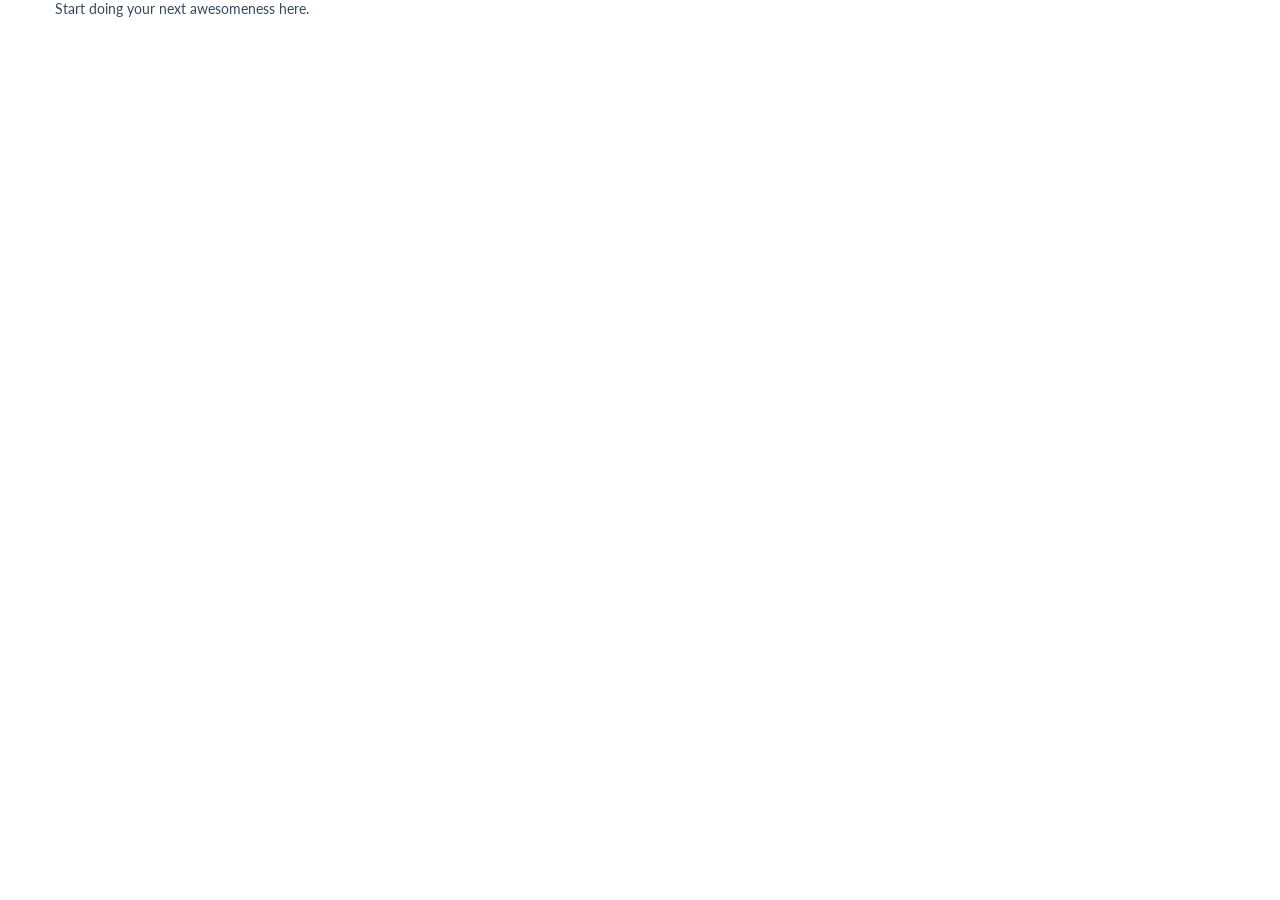
<file: PingBamProfile/images/UI/Flat-UI-Pro-1.1.4/template.html>
<!DOCTYPE html>
<html lang="en">
  <head>
    <meta charset="utf-8">
    <title>Flat UI</title>
    <meta name="viewport" content="width=device-width, initial-scale=1.0">

    <!-- Loading Bootstrap -->
    <link href="bootstrap/css/bootstrap.css" rel="stylesheet">
    <link href="bootstrap/css/bootstrap-responsive.css" rel="stylesheet">

    <!-- Loading Flat UI -->
    <link href="css/flat-ui.css" rel="stylesheet">

    <link rel="shortcut icon" href="images/favicon.ico">

    <!-- HTML5 shim, for IE6-8 support of HTML5 elements. All other JS at the end of file. -->
    <!--[if lt IE 9]>
      <script src="js/html5shiv.js"></script>
    <![endif]-->
  </head>
  <body>
    <div class="container">
      Start doing your next awesomeness here.
    </div>
    <!-- /.container -->


    <!-- Load JS here for greater good =============================-->
    <script src="js/jquery-1.8.3.min.js"></script>
    <script src="js/jquery-ui-1.10.3.custom.min.js"></script>
    <script src="js/jquery.ui.touch-punch.min.js"></script>
    <script src="js/bootstrap.min.js"></script>
    <script src="js/bootstrap-select.js"></script>
    <script src="js/bootstrap-switch.js"></script>
    <script src="js/flatui-checkbox.js"></script>
    <script src="js/flatui-radio.js"></script>
    <script src="js/jquery.tagsinput.js"></script>
    <script src="js/jquery.placeholder.js"></script>
    <script src="js/jquery.stacktable.js"></script>
  </body>
</html>
</file>
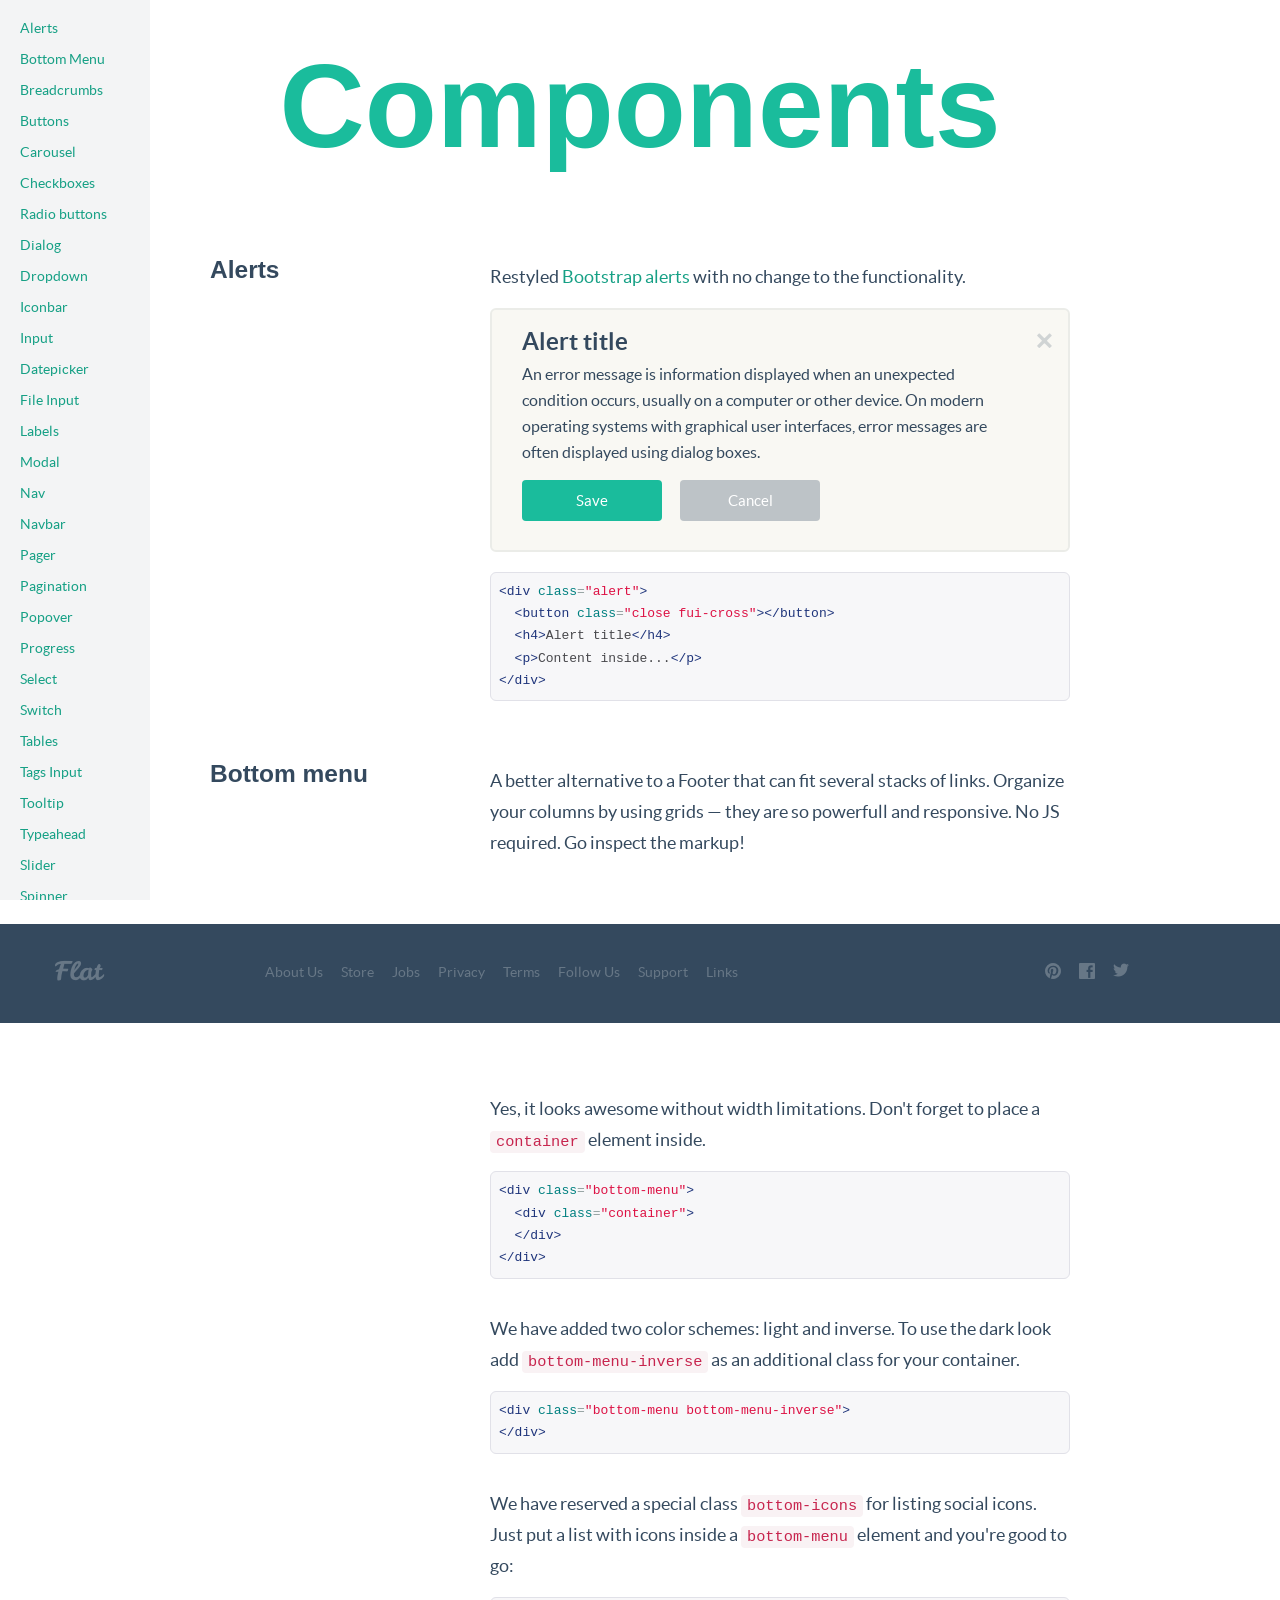
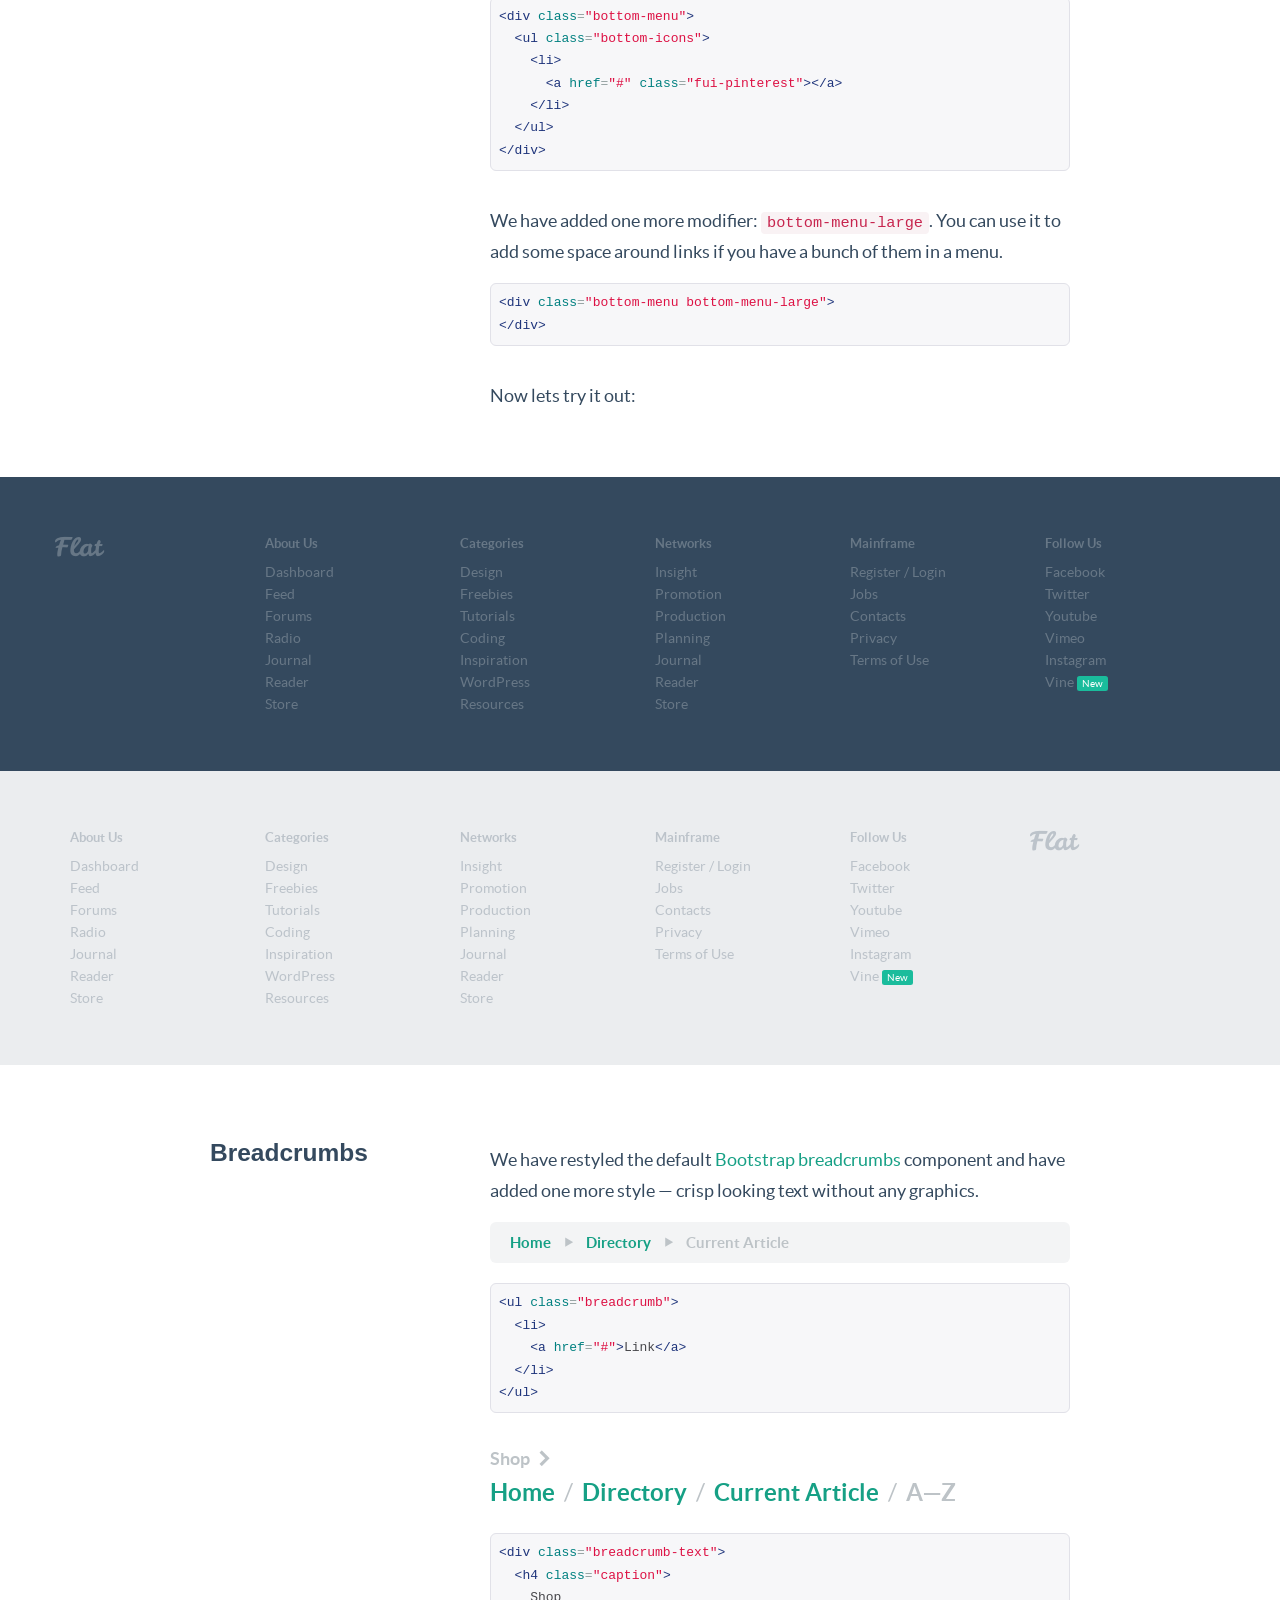
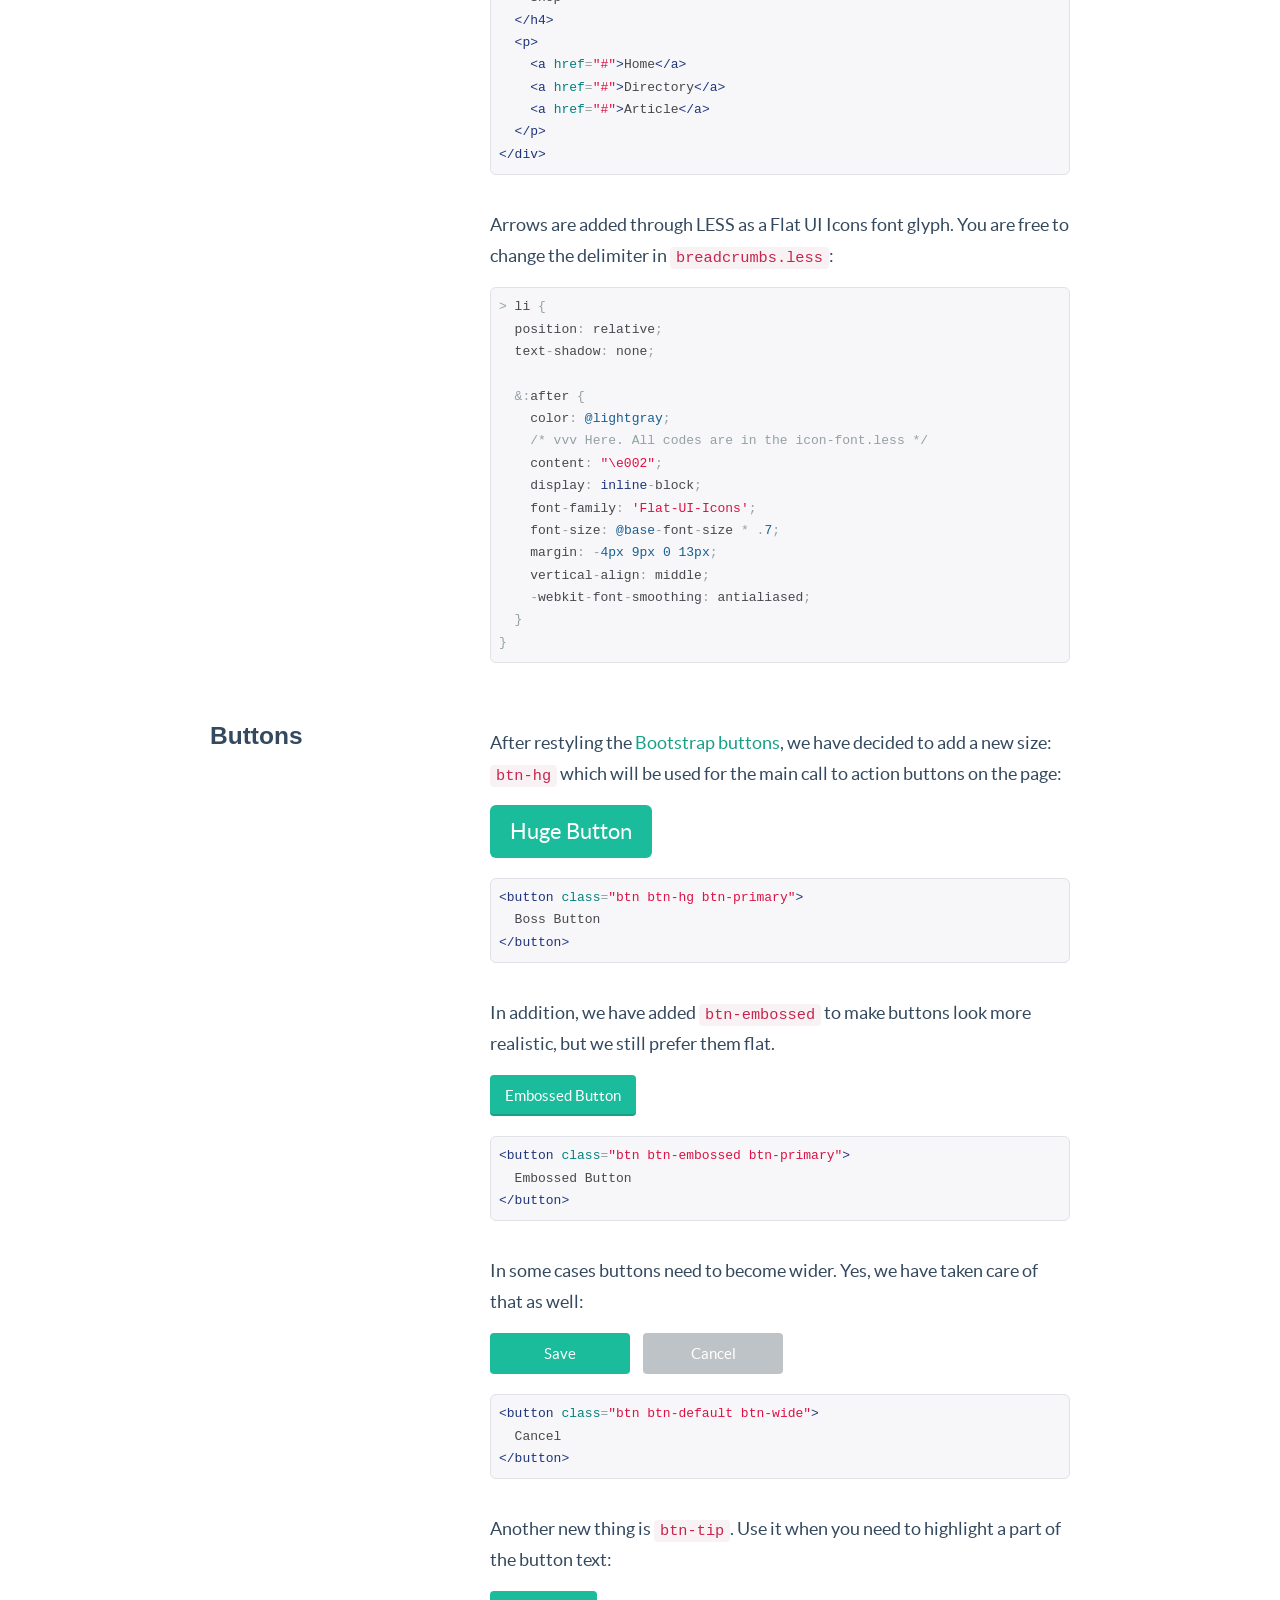
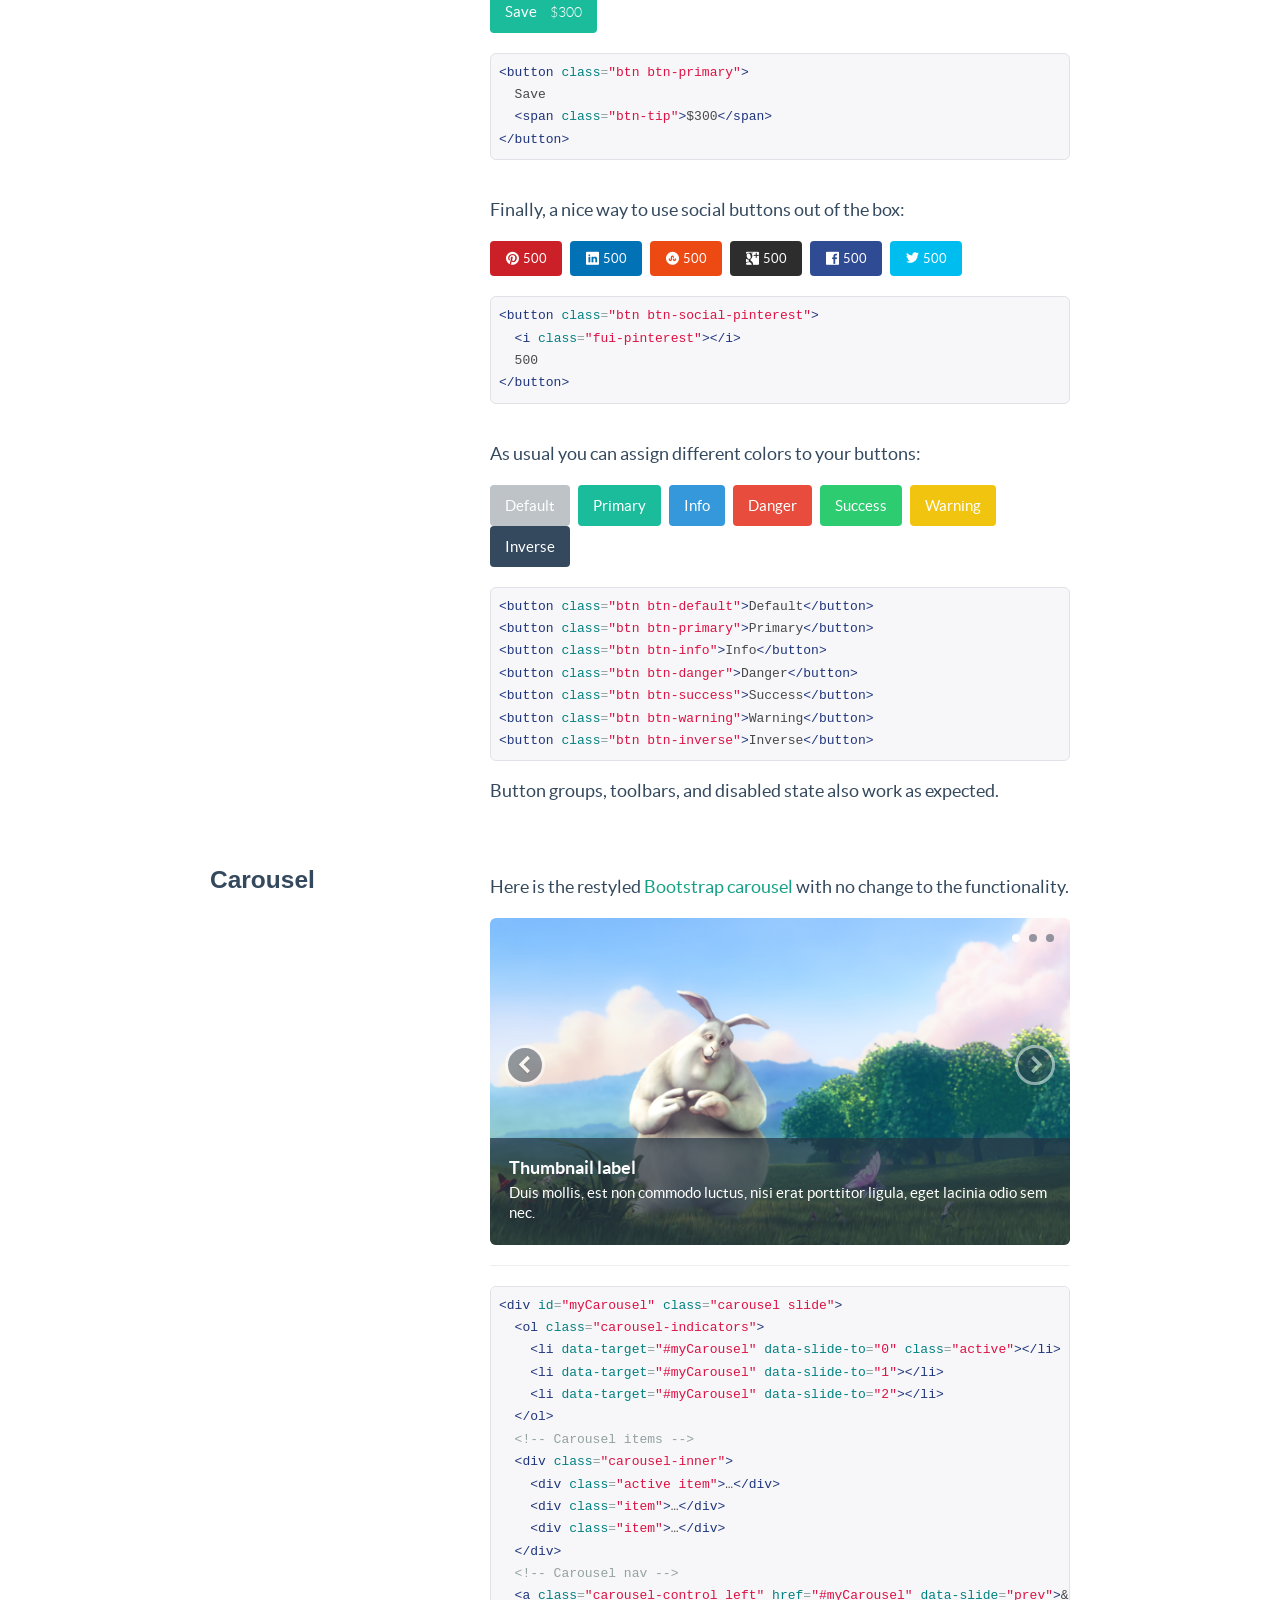
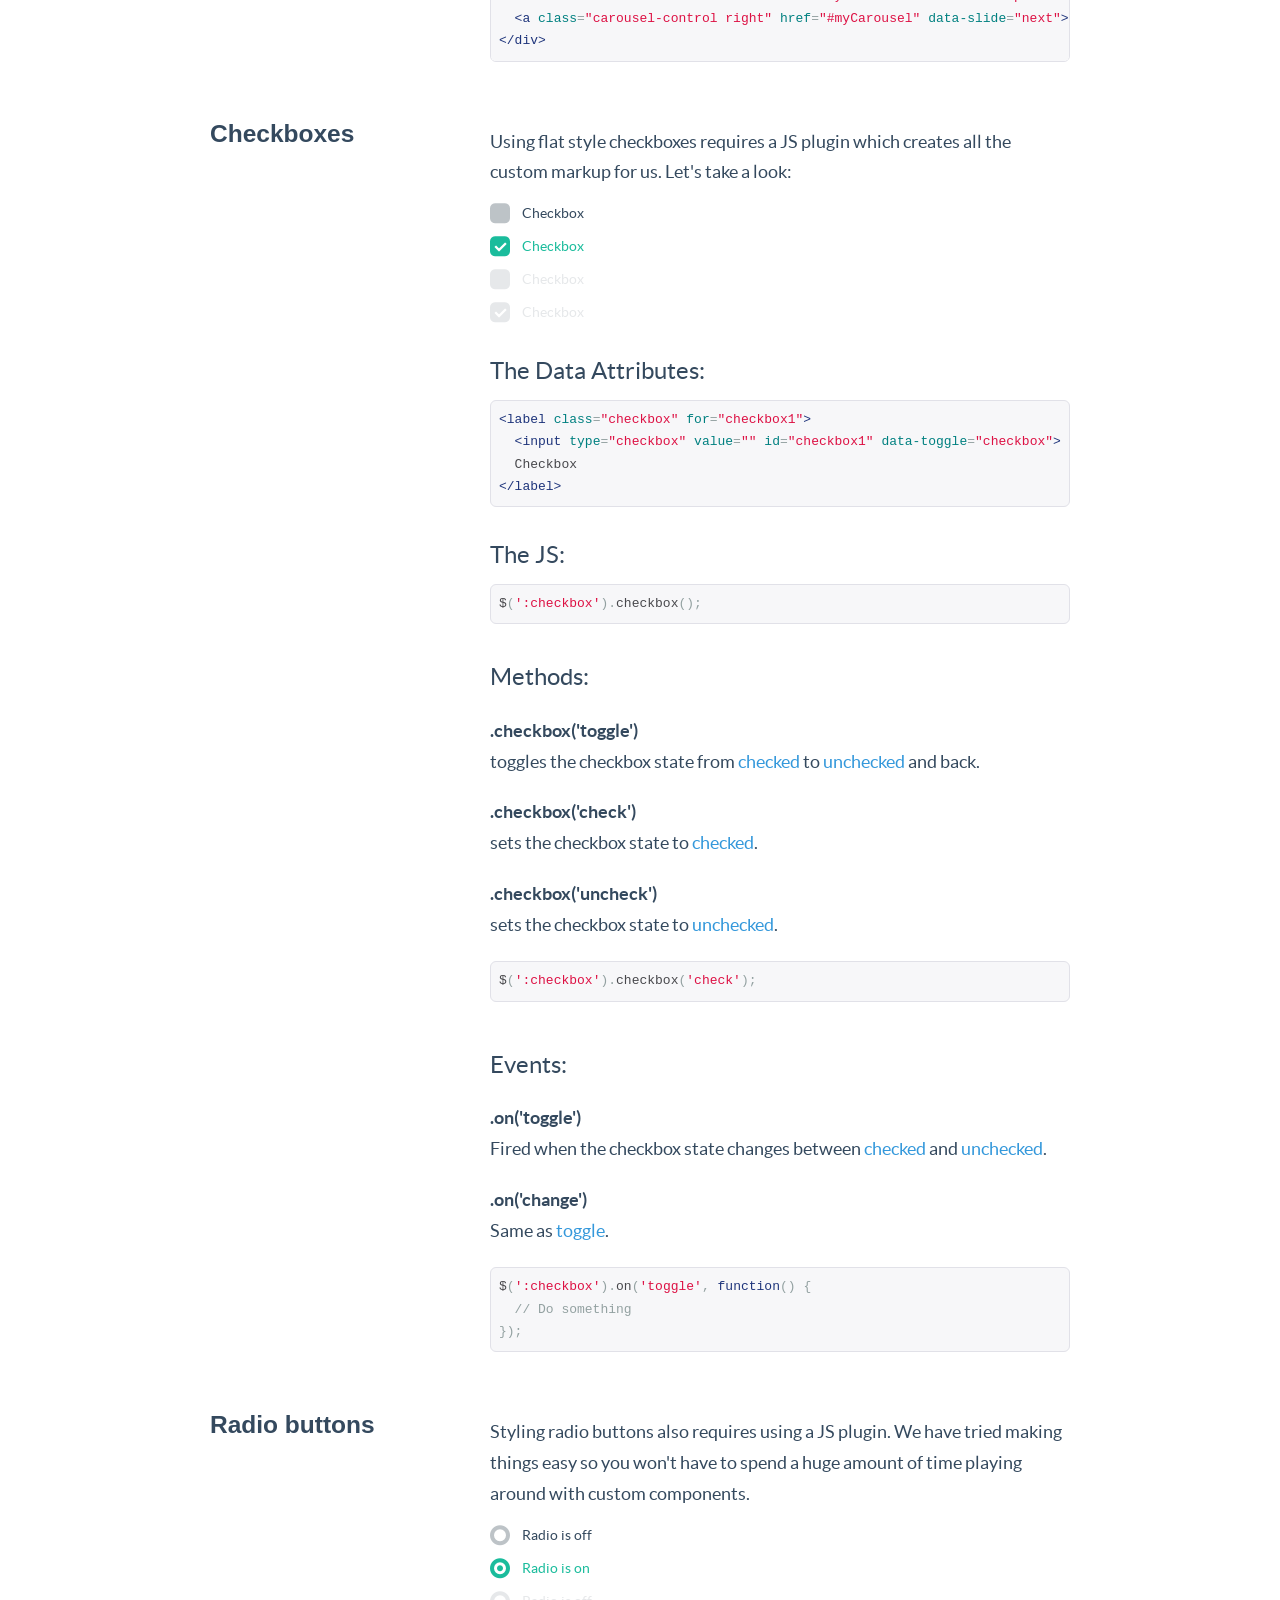
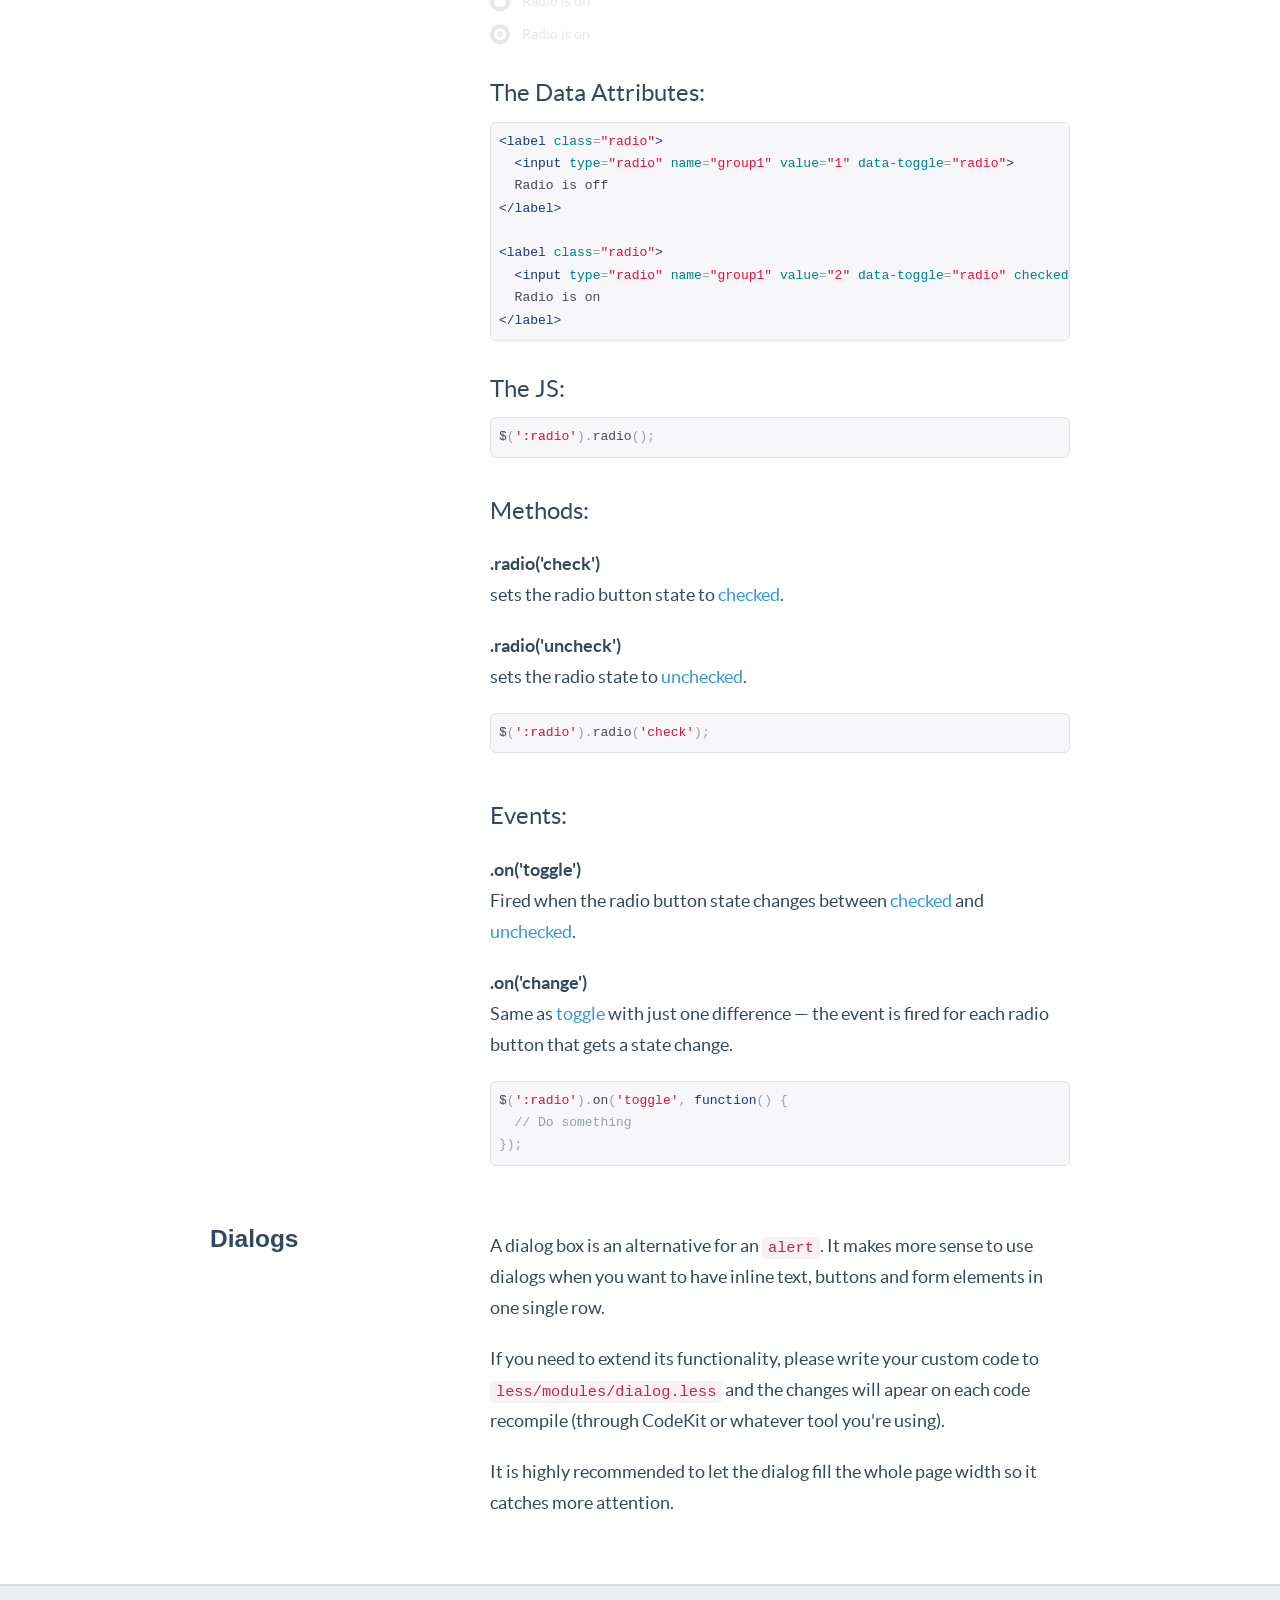
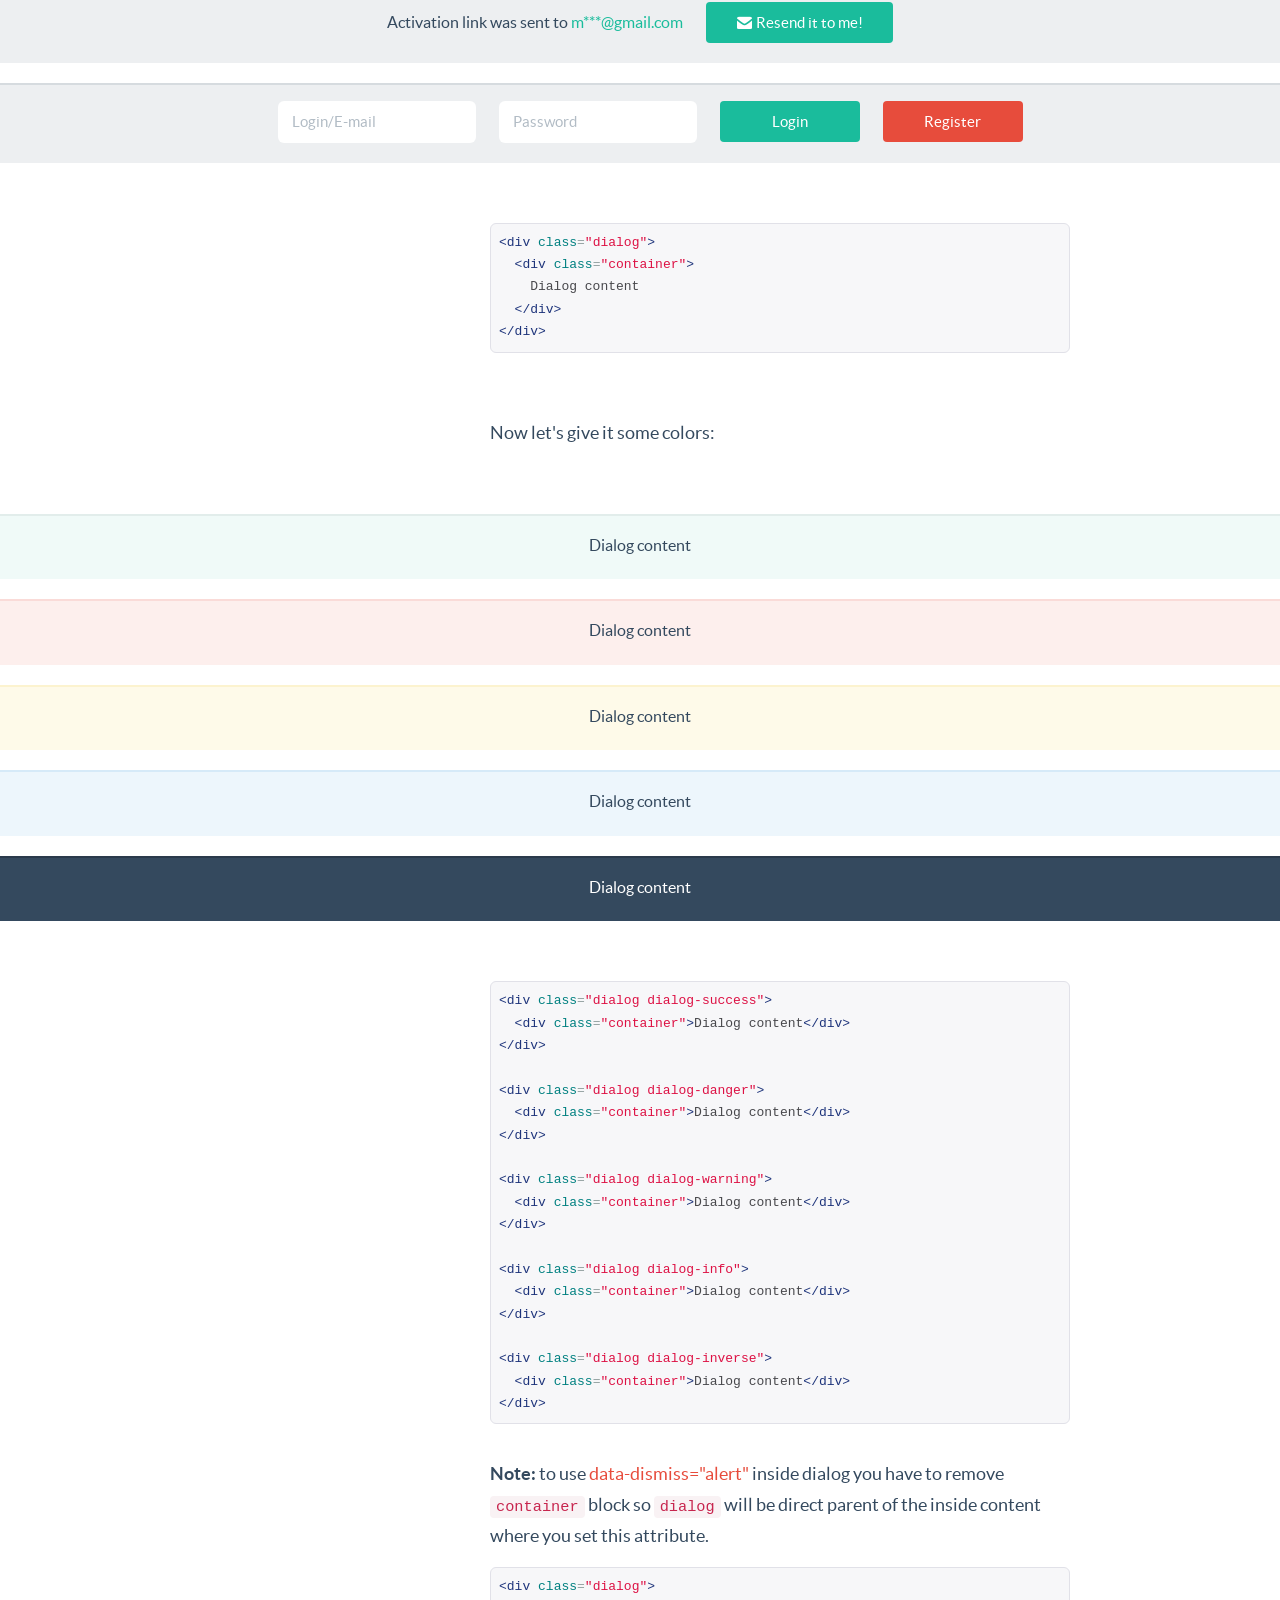
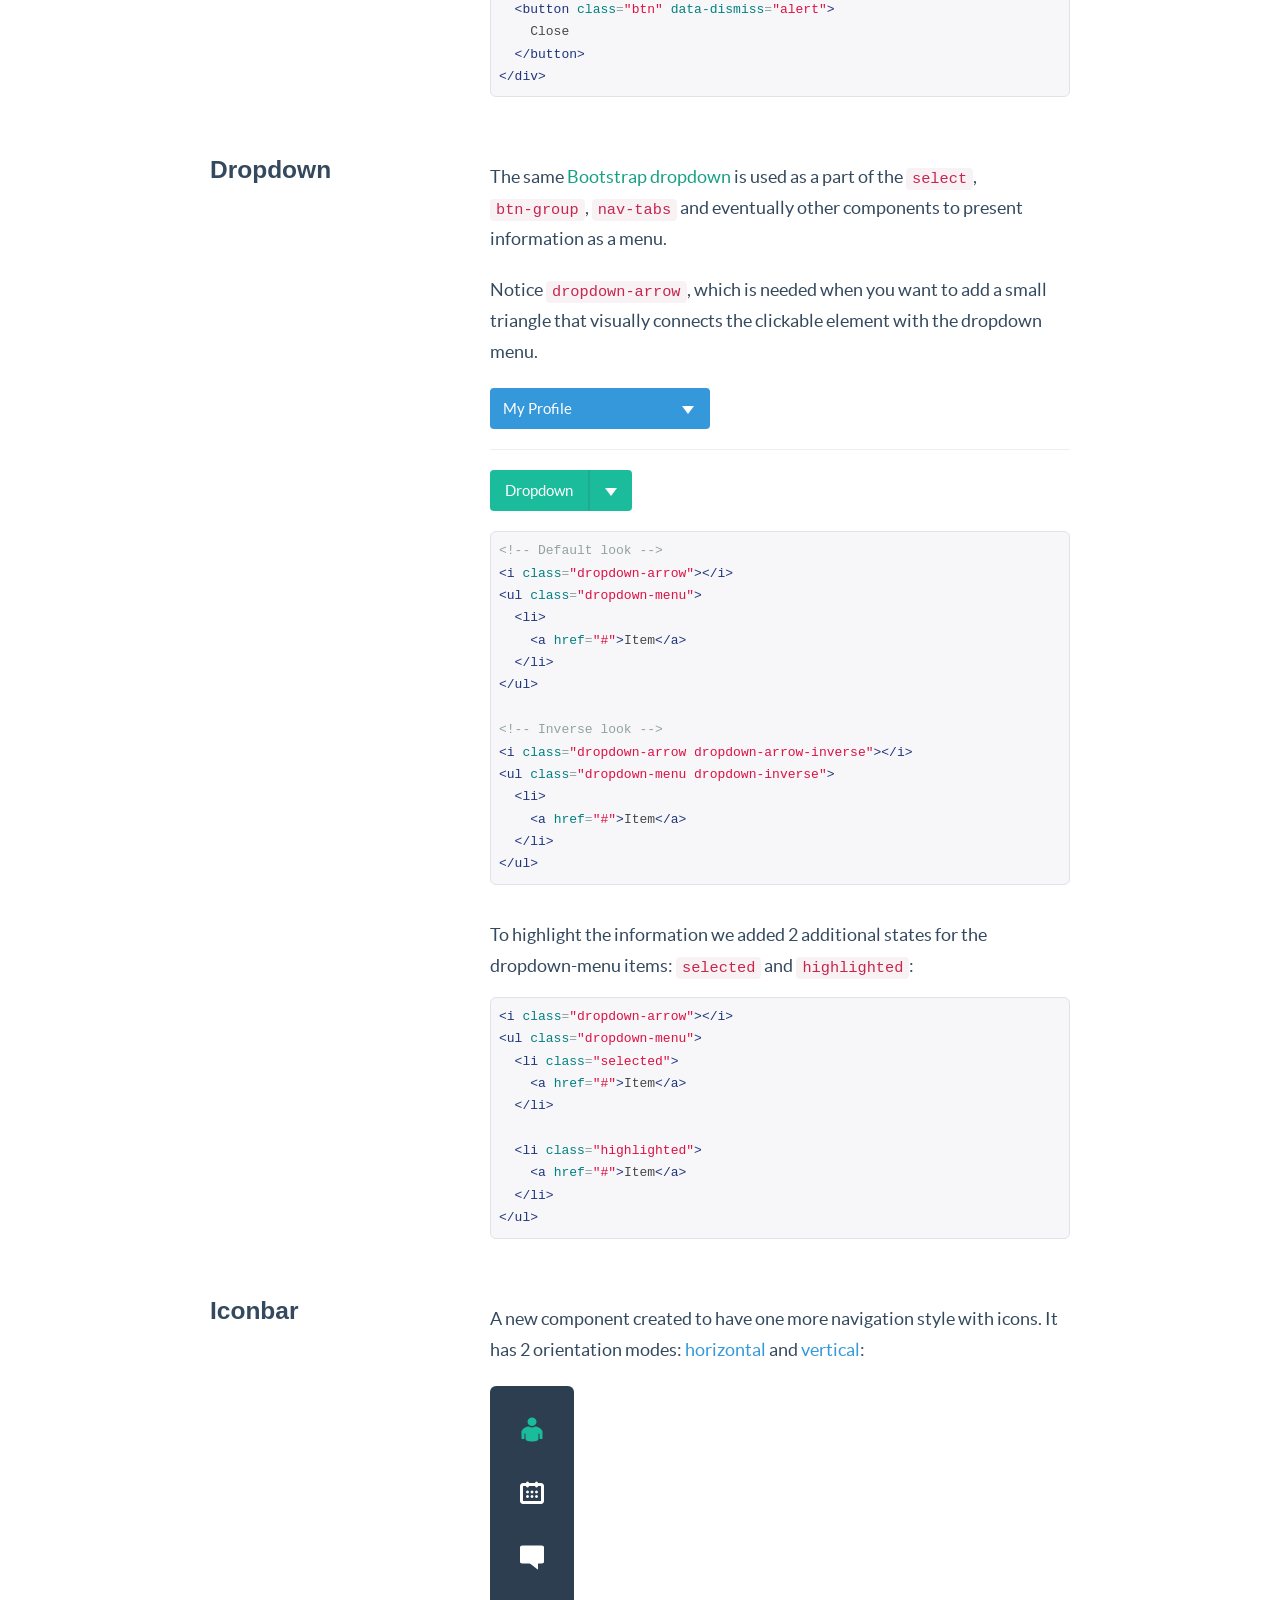
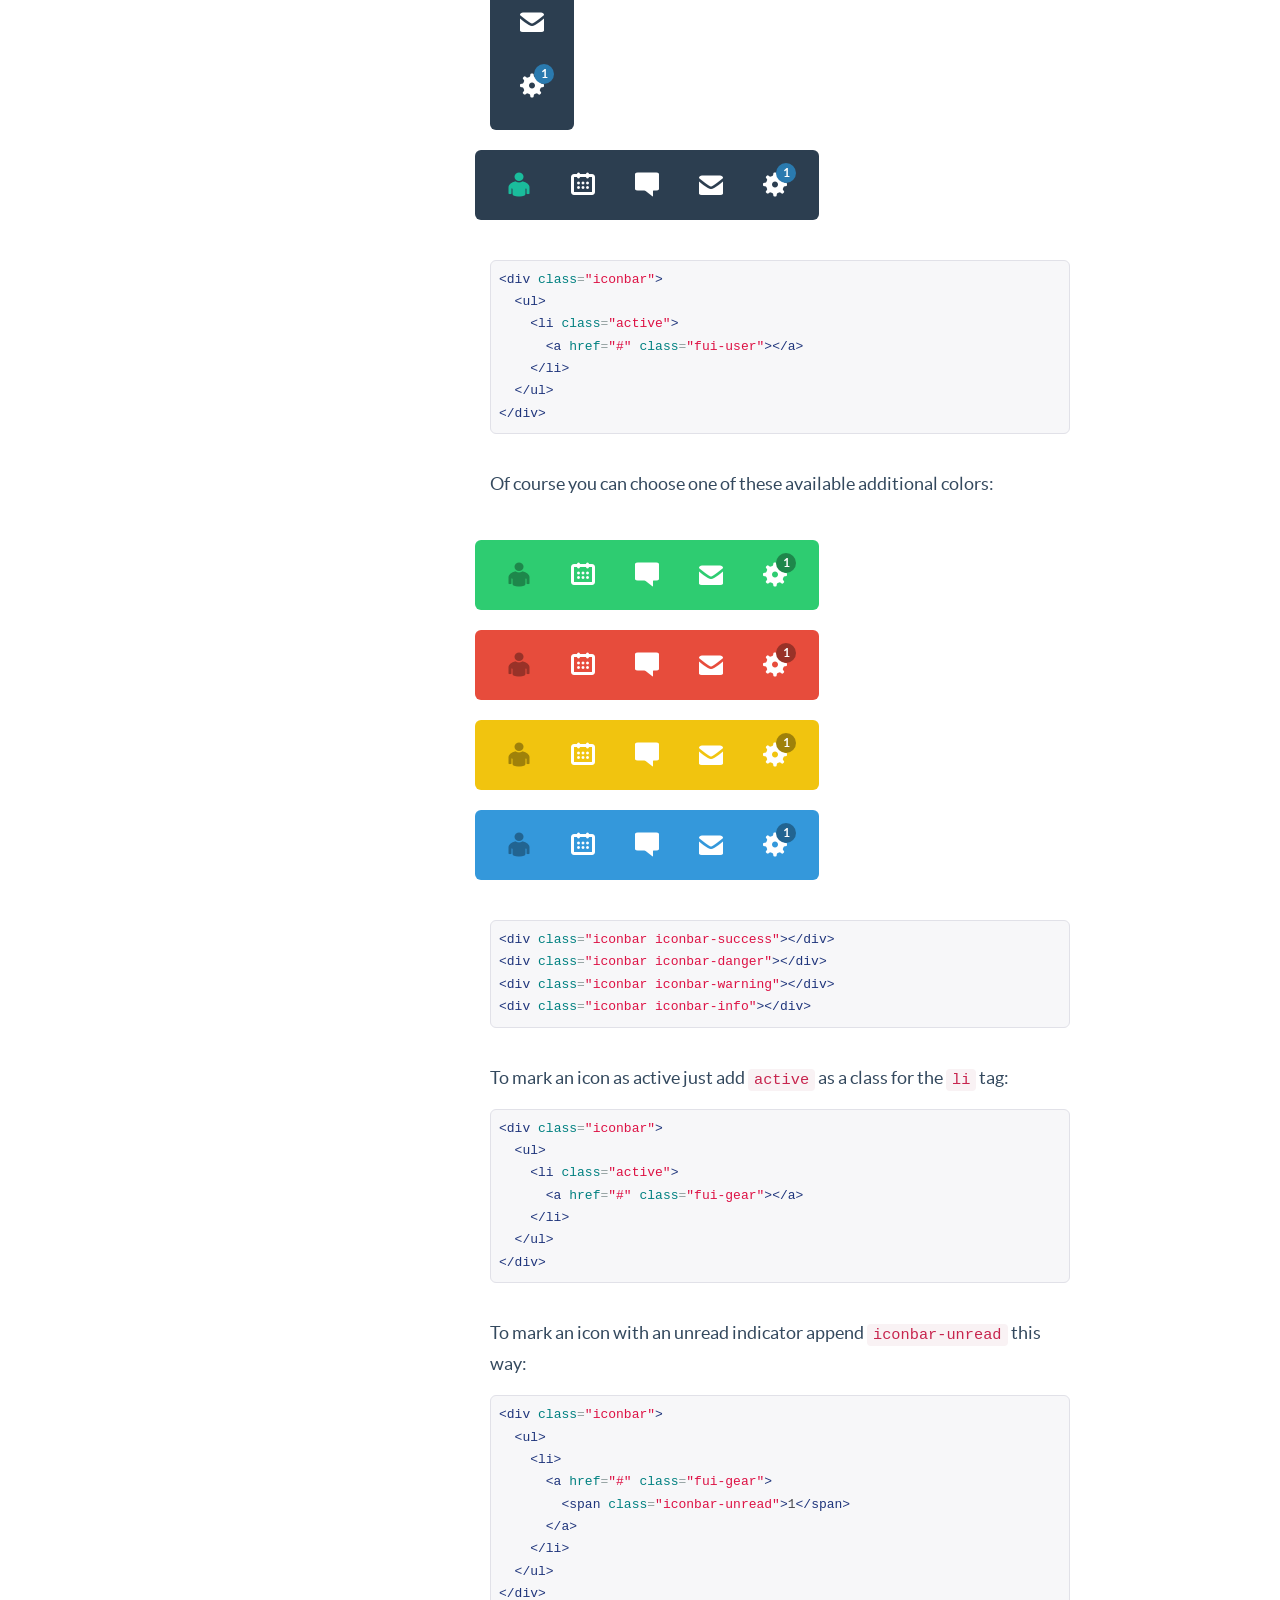
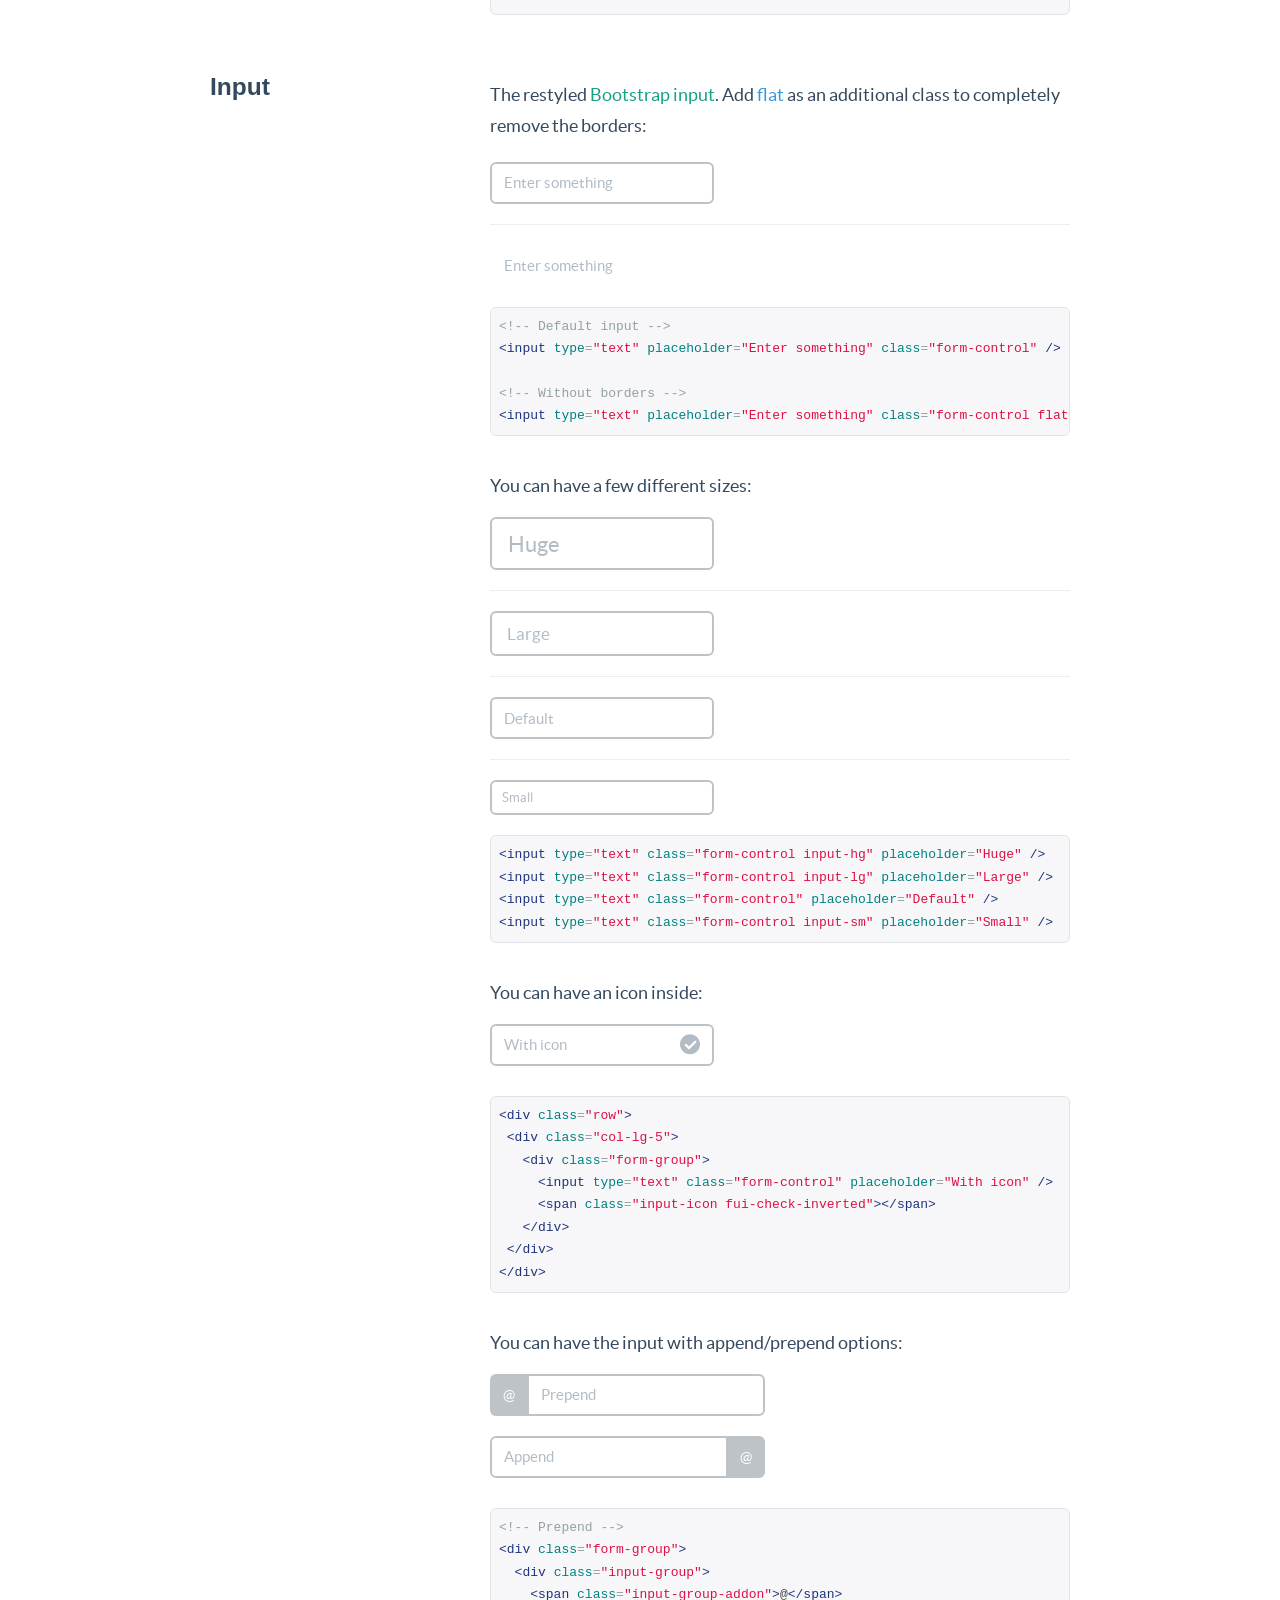
<file: PingBamProfile/images/UI/Flat-UI-Pro-1.2.5/components.html>
<!DOCTYPE html>
<html lang="en">
  <head>
    <meta charset="utf-8">
    <title>Components &middot; Flat UI Pro</title>
    <meta name="viewport" content="width=device-width, initial-scale=1.0">

    <!-- Loading Bootstrap -->
    <link href="bootstrap/css/bootstrap.css" rel="stylesheet">
    <link href="bootstrap/css/prettify.css" rel="stylesheet">

    <!-- Loading Flat UI -->
    <link href="css/flat-ui.css" rel="stylesheet">
    <link href="css/demo.css" rel="stylesheet">

    <link rel="shortcut icon" href="images/favicon.ico">

    <!-- HTML5 shim, for IE6-8 support of HTML5 elements. All other JS at the end of file. -->
    <!--[if lt IE 9]>
      <script src="js/html5shiv.js"></script>
      <script src="js/respond.min.js"></script>
    <![endif]-->
  </head>
  <body>
    <ul class="demo-sidebar hidden-md">
      <li><a href="#fui-alert">Alerts</a></li>
      <li><a href="#fui-bottom-menu">Bottom Menu</a></li>
      <li><a href="#fui-breadcrumb">Breadcrumbs</a></li>
      <li><a href="#fui-button">Buttons</a></li>
      <li><a href="#fui-carousel">Carousel</a></li>
      <li><a href="#fui-checkbox">Checkboxes</a></li>
      <li><a href="#fui-radio">Radio buttons</a></li>
      <li><a href="#fui-dialog">Dialog</a></li>
      <li><a href="#fui-dropdown">Dropdown</a></li>
      <li><a href="#fui-iconbar">Iconbar</a></li>
      <li><a href="#fui-input">Input</a></li>
      <li><a href="#fui-datepicker">Datepicker</a></li>
      <li><a href="#fui-fileinput">File Input</a></li>
      <li><a href="#fui-label">Labels</a></li>
      <li><a href="#fui-modal">Modal</a></li>
      <li><a href="#fui-nav">Nav</a></li>
      <li><a href="#fui-navbar">Navbar</a></li>
      <li><a href="#fui-pager">Pager</a></li>
      <li><a href="#fui-pagination">Pagination</a></li>
      <li><a href="#fui-popover">Popover</a></li>
      <li><a href="#fui-progress">Progress</a></li>
      <li><a href="#fui-select">Select</a></li>
      <li><a href="#fui-switch">Switch</a></li>
      <li><a href="#fui-tables">Tables</a></li>
      <li><a href="#fui-tagsinput">Tags Input</a></li>
      <li><a href="#fui-tooltip">Tooltip</a></li>
      <li><a href="#fui-typeahead">Typeahead</a></li>
      <li><a href="#fui-slider">Slider</a></li>
      <li><a href="#fui-spinner">Spinner</a></li>
    </ul> <!-- /nav -->

    <div id="fui-alert"></div>
    <h1 class="demo-headline">Components</h1>
    <div class="container">
      <div class="demo-row">
        <div class="demo-title">
          <h3>Alerts</h3>
        </div>

        <div class="demo-content">
          <p>
            Restyled <a href="http://getbootstrap.com/components/#alerts">Bootstrap alerts</a> with no change to the functionality.
          </p>
          <div class="alert">
            <button type="button" class="close fui-cross" data-dismiss="alert"></button>
            <h4>Alert title</h4>
            <p>An error message is information displayed when an unexpected condition occurs, usually on a computer or other device. On modern operating systems with graphical user interfaces, error messages are often displayed using dialog boxes.</p>
            <button type="button" class="btn btn-primary btn-wide">Save</button>
            <button type="button" class="btn btn-default btn-wide">Cancel</button>
          </div>

<pre class="prettyprint">
&lt;div class="alert"&gt;
  &lt;button class="close fui-cross"&gt;&lt;/button&gt;
  &lt;h4&gt;Alert title&lt;/h4&gt;
  &lt;p&gt;Content inside...&lt;/p&gt;
&lt;/div&gt;
</pre>
          <div id="fui-bottom-menu"></div>
        </div>
      </div><!-- /.demo-row -->

      <div class="demo-row">
        <div class="demo-title">
          <h3>Bottom menu</h3>
        </div>

        <div class="demo-content">
          <p>
            A better alternative to a Footer that can fit several stacks of links. Organize your
            columns by using grids &mdash; they are so powerfull and responsive.
            No JS required. Go inspect the&nbsp;markup!
          </p>
        </div>
      </div><!-- /.demo-row -->
    </div><!-- /.container -->

    <div class="bottom-menu bottom-menu-inverse">
      <div class="container">
        <div class="row">
          <div class="col-md-2 navbar-brand">
            <a href="#fakelink" class="fui-flat"></a>
          </div>

          <div class="col-md-8">
            <ul class="bottom-links">
              <li><a href="#fakelink">About Us</a></li>
              <li><a href="#fakelink">Store</a></li>
              <li class="active"><a href="#fakelink">Jobs</a></li>
              <li><a href="#fakelink">Privacy</a></li>
              <li><a href="#fakelink">Terms</a></li>
              <li><a href="#fakelink">Follow Us</a></li>
              <li><a href="#fakelink">Support</a></li>
              <li><a href="#fakelink">Links</a></li>
            </ul>
          </div>

          <div class="col-md-2">
            <ul class="bottom-icons">
              <li><a href="#fakelink" class="fui-pinterest"></a></li>
              <li><a href="#fakelink" class="fui-facebook"></a></li>
              <li><a href="#fakelink" class="fui-twitter"></a></li>
            </ul>
          </div>
        </div>
      </div>
    </div> <!-- /bottom-menu-inverse -->

    <div class="container">
      <div class="demo-row">
        <div class="demo-title">
          <h3>&nbsp;</h3>
        </div>
        <div class="demo-content">
          <br/>
          <p class="ptl mtl">Yes, it looks awesome without width limitations. Don't forget
          to place a <code>container</code> element inside.
          </p>
<pre class="prettyprint">
&lt;div class="bottom-menu"&gt;
  &lt;div class="container"&gt;
  &lt;/div&gt;
&lt;/div&gt;
</pre>
          <p class="ptl">
            We have added two color schemes: light and inverse. To use the dark look add
            <code>bottom-menu-inverse</code> as an additional class for your container.
          </p>
<pre class="prettyprint">
&lt;div class="bottom-menu bottom-menu-inverse"&gt;
&lt;/div&gt;
</pre>

          <p class="ptl">
            We have reserved a special class
            <code>bottom-icons</code> for listing social icons.
            Just put a list with icons inside a
            <code>bottom-menu</code> element and you're good to go:
          </p>
<pre class="prettyprint">
&lt;div class="bottom-menu"&gt;
  &lt;ul class="bottom-icons"&gt;
    &lt;li&gt;
      &lt;a href="#" class="fui-pinterest"&gt;&lt;/a&gt;
    &lt;/li&gt;
  &lt;/ul&gt;
&lt;/div&gt;
</pre>

          <p class="ptl">
            We have added one more modifier: <code>bottom-menu-large</code>.
            You can use it to add some space around links if you have a bunch of them in a menu.
          </p>
<pre class="prettyprint">
&lt;div class="bottom-menu bottom-menu-large"&gt;
&lt;/div&gt;
</pre>

          <p class="ptl">Now lets try it out:</p>

        </div>
      </div><!-- /.demo-row -->
    </div><!-- /.container -->

    <div class="bottom-menu bottom-menu-large bottom-menu-inverse">
      <div class="container">
        <div class="row">
          <div class="col-md-2 navbar-brand">
            <a href="#fakelink" class="fui-flat"></a>
          </div>

          <div class="col-md-2">
            <h5 class="title">About Us</h5>
            <ul class="bottom-links">
              <li><a href="#fakelink">Dashboard</a></li>
              <li><a href="#fakelink">Feed</a></li>
              <li><a href="#fakelink">Forums</a></li>
              <li><a href="#fakelink">Radio</a></li>
              <li><a href="#fakelink">Journal</a></li>
              <li><a href="#fakelink">Reader</a></li>
              <li><a href="#fakelink">Store</a></li>
            </ul>
          </div>

          <div class="col-md-2">
            <h5 class="title">Categories</h5>
            <ul class="bottom-links">
              <li><a href="#fakelink">Design</a></li>
              <li><a href="#fakelink">Freebies</a></li>
              <li><a href="#fakelink">Tutorials</a></li>
              <li><a href="#fakelink">Coding</a></li>
              <li><a href="#fakelink">Inspiration</a></li>
              <li><a href="#fakelink">WordPress</a></li>
              <li><a href="#fakelink">Resources</a></li>
            </ul>
          </div>

          <div class="col-md-2">
            <h5 class="title">Networks</h5>
            <ul class="bottom-links">
              <li><a href="#fakelink">Insight</a></li>
              <li><a href="#fakelink">Promotion</a></li>
              <li><a href="#fakelink">Production</a></li>
              <li><a href="#fakelink">Planning</a></li>
              <li><a href="#fakelink">Journal</a></li>
              <li><a href="#fakelink">Reader</a></li>
              <li><a href="#fakelink">Store</a></li>
            </ul>
          </div>

          <div class="col-md-2">
            <h5 class="title">Mainframe</h5>
            <ul class="bottom-links">
              <li><a href="#fakelink">Register / Login</a></li>
              <li class="active"><a href="#fakelink">Jobs</a></li>
              <li><a href="#fakelink">Contacts</a></li>
              <li><a href="#fakelink">Privacy</a></li>
              <li><a href="#fakelink">Terms of Use</a></li>
            </ul>
          </div>

          <div class="col-md-2">
            <h5 class="title">Follow Us</h5>
            <ul class="bottom-links">
              <li><a href="#fakelink">Facebook</a></li>
              <li><a href="#fakelink">Twitter</a></li>
              <li><a href="#fakelink">Youtube</a></li>
              <li><a href="#fakelink">Vimeo</a></li>
              <li><a href="#fakelink">Instagram</a></li>
              <li><a href="#fakelink">Vine <span class="label label-small label-primary">New</span></a></li>
            </ul>
          </div>
        </div>
      </div>
    </div> <!-- /bottom-menu /large /inverse -->

    <div class="bottom-menu bottom-menu-large">
      <div class="container">
        <div class="row">
          <div class="col-md-2">
            <h5 class="title">About Us</h5>
            <ul class="bottom-links">
              <li><a href="#fakelink">Dashboard</a></li>
              <li><a href="#fakelink">Feed</a></li>
              <li><a href="#fakelink">Forums</a></li>
              <li><a href="#fakelink">Radio</a></li>
              <li><a href="#fakelink">Journal</a></li>
              <li><a href="#fakelink">Reader</a></li>
              <li><a href="#fakelink">Store</a></li>
            </ul>
          </div>

          <div class="col-md-2">
            <h5 class="title">Categories</h5>
            <ul class="bottom-links">
              <li><a href="#fakelink">Design</a></li>
              <li><a href="#fakelink">Freebies</a></li>
              <li><a href="#fakelink">Tutorials</a></li>
              <li><a href="#fakelink">Coding</a></li>
              <li><a href="#fakelink">Inspiration</a></li>
              <li><a href="#fakelink">WordPress</a></li>
              <li><a href="#fakelink">Resources</a></li>
            </ul>
          </div>

          <div class="col-md-2">
            <h5 class="title">Networks</h5>
            <ul class="bottom-links">
              <li><a href="#fakelink">Insight</a></li>
              <li><a href="#fakelink">Promotion</a></li>
              <li><a href="#fakelink">Production</a></li>
              <li><a href="#fakelink">Planning</a></li>
              <li><a href="#fakelink">Journal</a></li>
              <li><a href="#fakelink">Reader</a></li>
              <li><a href="#fakelink">Store</a></li>
            </ul>
          </div>

          <div class="col-md-2">
            <h5 class="title">Mainframe</h5>
            <ul class="bottom-links">
              <li><a href="#fakelink">Register / Login</a></li>
              <li class="active"><a href="#fakelink">Jobs</a></li>
              <li><a href="#fakelink">Contacts</a></li>
              <li><a href="#fakelink">Privacy</a></li>
              <li><a href="#fakelink">Terms of Use</a></li>
            </ul>
          </div>

          <div class="col-md-2">
            <h5 class="title">Follow Us</h5>
            <ul class="bottom-links">
              <li><a href="#fakelink">Facebook</a></li>
              <li><a href="#fakelink">Twitter</a></li>
              <li><a href="#fakelink">Youtube</a></li>
              <li><a href="#fakelink">Vimeo</a></li>
              <li><a href="#fakelink">Instagram</a></li>
              <li><a href="#fakelink">Vine <span class="label label-small label-primary">New</span></a></li>
            </ul>
          </div>

          <div class="col-md-2 navbar-brand">
            <a href="#fakelink" class="fui-flat"></a>
          </div>
        </div>
      </div>
      <div id="fui-breadcrumb"></div>
    </div> <!-- /bottom-menu /large -->

    <div class="container ptl mtl">
      <div class="demo-row ptl mtl">
        <div class="demo-title">
          <h3>Breadcrumbs</h3>
        </div>

        <div class="demo-content">
          <p>
            We have restyled the default <a href="http://getbootstrap.com/components/#breadcrumbs">Bootstrap breadcrumbs</a> component and have added one more style &mdash; crisp looking text without any graphics.
          </p>
          <ul class="breadcrumb">
            <li><a href="#fakelink">Home</a></li>
            <li><a href="#fakelink">Directory</a></li>
            <li class="active"><a href="#">Current Article</a></li>
          </ul>
<pre class="prettyprint">
&lt;ul class="breadcrumb"&gt;
  &lt;li&gt;
    &lt;a href="#"&gt;Link&lt;/a&gt;
  &lt;/li&gt;
&lt;/ul&gt;
</pre>

          <div class="breadcrumb-text ptl">
            <h4 class="caption">Shop</h4>
            <p>
              <a href="#fakelink">Home</a>
              <a href="#fakelink">Directory</a>
              <a href="#fakelink">Current Article</a>
              A&mdash;Z
            </p>
          </div>
<pre class="prettyprint">
&lt;div class="breadcrumb-text"&gt;
  &lt;h4 class="caption"&gt;
    Shop
  &lt;/h4&gt;
  &lt;p&gt;
    &lt;a href="#"&gt;Home&lt;/a&gt;
    &lt;a href="#"&gt;Directory&lt;/a&gt;
    &lt;a href="#"&gt;Article&lt;/a&gt;
  &lt;/p&gt;
&lt;/div&gt;
</pre>

          <p class="ptl">
            Arrows are added through LESS as a Flat UI Icons font glyph. You are free to change the delimiter in <code>breadcrumbs.less</code>:
          </p>
<pre class="prettyprint">
&gt; li {
  position: relative;
  text-shadow: none;

  &:after {
    color: @lightgray;
    /* vvv Here. All codes are in the icon-font.less */
    content: "\e002";
    display: inline-block;
    font-family: 'Flat-UI-Icons';
    font-size: @base-font-size * .7;
    margin: -4px 9px 0 13px;
    vertical-align: middle;
    -webkit-font-smoothing: antialiased;
  }
}
</pre>
          <div id="fui-button"></div>
        </div>
      </div><!-- /.demo-row -->

      <div class="demo-row">
        <div class="demo-title">
          <h3>Buttons</h3>
        </div>

        <div class="demo-content">
          <p>
            After restyling the <a href="http://getbootstrap.com/css/#buttons">Bootstrap buttons</a>, we have decided to add a new size: <code>btn-hg</code> which will be used for the main call to action buttons on the page:
          </p>
          <p class="mbl">
            <button class="btn btn-hg btn-primary">Huge Button</button>
          </p>
<pre class="prettyprint">
&lt;button class="btn btn-hg btn-primary"&gt;
  Boss Button
&lt;/button&gt;
</pre>

          <p class="ptl">
            In addition, we have added <code>btn-embossed</code> to make buttons look more realistic, but we still prefer them flat.
          </p>
          <p class="mbl">
            <button class="btn btn-embossed btn-primary">Embossed Button</button>
          </p>
<pre class="prettyprint">
&lt;button class="btn btn-embossed btn-primary"&gt;
  Embossed Button
&lt;/button&gt;
</pre>

          <p class="ptl">
            In some cases buttons need to become wider. Yes, we have taken care of that as well:
          </p>
          <p class="mbl">
            <button class="btn btn-primary btn-wide mrm">Save</button>
            <button class="btn btn-default btn-wide">Cancel</button>
          </p>
<pre class="prettyprint">
&lt;button class="btn btn-default btn-wide"&gt;
  Cancel
&lt;/button&gt;
</pre>

          <p class="ptl">
            Another new thing is <code>btn-tip</code>. Use it when you need to highlight a part of the button text:
          </p>
          <p class="mbl">
            <button class="btn btn-primary">
              Save
              <span class="btn-tip">$300</span>
            </button>
          </p>
<pre class="prettyprint">
&lt;button class="btn btn-primary"&gt;
  Save
  &lt;span class="btn-tip"&gt;$300&lt;/span&gt;
&lt;/button&gt;
</pre>

          <p class="ptl">
            Finally, a nice way to use social buttons out of the box:
          </p>
          <p class="mbl">
            <button class="btn btn-default btn-social-pinterest mrs">
              <i class="fui-pinterest"></i>
              500
            </button>
            <button class="btn btn-social-linkedin mrs">
              <i class="fui-linkedin"></i>
              500
            </button>
            <button class="btn btn-social-stumbleupon mrs">
              <i class="fui-stumbleupon"></i>
              500
            </button>
            <button class="btn btn-social-googleplus mrs">
              <i class="fui-googleplus"></i>
              500
            </button>
            <button class="btn btn-social-facebook mrs">
              <i class="fui-facebook"></i>
              500
            </button>
            <button class="btn btn-social-twitter">
              <i class="fui-twitter"></i>
              500
            </button>
          </p>
<pre class="prettyprint">
&lt;button class="btn btn-social-pinterest"&gt;
  &lt;i class="fui-pinterest"&gt;&lt;/i&gt;
  500
&lt;/button&gt;
</pre>

          <p class="ptl">
            As usual you can assign different colors to your buttons:
          </p>
          <p class="mbl">
            <button class="btn btn-default mrs">Default</button>
            <button class="btn btn-primary mrs">Primary</button>
            <button class="btn btn-info mrs">Info</button>
            <button class="btn btn-danger mrs">Danger</button>
            <button class="btn btn-success mrs">Success</button>
            <button class="btn btn-warning mrs">Warning</button>
            <button class="btn btn-inverse mrs">Inverse</button>
          </p>
<pre class="prettyprint">
&lt;button class="btn btn-default"&gt;Default&lt;/button&gt;
&lt;button class="btn btn-primary"&gt;Primary&lt;/button&gt;
&lt;button class="btn btn-info"&gt;Info&lt;/button&gt;
&lt;button class="btn btn-danger"&gt;Danger&lt;/button&gt;
&lt;button class="btn btn-success"&gt;Success&lt;/button&gt;
&lt;button class="btn btn-warning"&gt;Warning&lt;/button&gt;
&lt;button class="btn btn-inverse"&gt;Inverse&lt;/button&gt;
</pre>

          <p>
            Button groups, toolbars, and disabled state also work as expected.
          </p>
          <div id="fui-carousel"></div>
        </div>
      </div><!-- /.demo-row -->

      <div class="demo-row">
        <div class="demo-title">
          <h3>Carousel</h3>
        </div>

        <div class="demo-content">
          <p>
            Here is the restyled <a href="http://getbootstrap.com/javascript/#carousel">Bootstrap carousel</a> with no change to the functionality.
          </p>
          <div id="myCarousel" class="carousel slide">
            <ol class="carousel-indicators">
              <li data-target="#myCarousel" data-slide-to="0" class="active"></li>
              <li data-target="#myCarousel" data-slide-to="1"></li>
              <li data-target="#myCarousel" data-slide-to="2"></li>
            </ol>
            <!-- Carousel items -->
            <div class="carousel-inner">
              <div class="active item">
                <img src="images/carousel/image-01.jpg" alt="" />
                <div class="carousel-caption">
                  <h3>Thumbnail label</h3>
                  <p>Duis mollis, est non commodo luctus, nisi erat porttitor ligula, eget lacinia odio sem nec.</p>
                </div>
              </div>
              <div class="item">
                <img src="images/carousel/image-02.jpg" alt="" />
                <div class="carousel-caption">
                  <h4>Thumbnail label</h4>
                  <p>Duis mollis, est non commodo luctus, nisi erat porttitor ligula, eget lacinia odio sem nec.</p>
                </div>
              </div>
              <div class="item">
                <img src="images/carousel/image-03.jpg" alt="" />
                <div class="carousel-caption">
                  <h4>Thumbnail label</h4>
                  <p>Duis mollis, est non commodo luctus, nisi erat porttitor ligula, eget lacinia odio sem nec.</p>
                </div>
              </div>
            </div>
            <!-- Carousel nav -->
            <a class="carousel-control fui-arrow-left left" href="#myCarousel" data-slide="prev"></a>
            <a class="carousel-control fui-arrow-right right" href="#myCarousel" data-slide="next"></a>
          </div>
          <hr/>
<pre class="prettyprint">
&lt;div id="myCarousel" class="carousel slide"&gt;
  &lt;ol class="carousel-indicators"&gt
    &lt;li data-target="#myCarousel" data-slide-to="0" class="active"&gt&lt;/li&gt
    &lt;li data-target="#myCarousel" data-slide-to="1"&gt&lt;/li&gt
    &lt;li data-target="#myCarousel" data-slide-to="2"&gt&lt;/li&gt
  &lt;/ol&gt
  &lt;!-- Carousel items --&gt;
  &lt;div class="carousel-inner"&gt;
    &lt;div class="active item"&gt;…&lt;/div&gt;
    &lt;div class="item"&gt;…&lt;/div&gt;
    &lt;div class="item"&gt;…&lt;/div&gt;
  &lt;/div&gt;
  &lt;!-- Carousel nav --&gt;
  &lt;a class="carousel-control left" href="#myCarousel" data-slide="prev"&gt;&amp;lsaquo;&lt;/a&gt;
  &lt;a class="carousel-control right" href="#myCarousel" data-slide="next"&gt;&amp;rsaquo;&lt;/a&gt;
&lt;/div&gt;
</pre>
          <div id="fui-checkbox"></div>
        </div>
      </div><!-- /.demo-row -->

      <div class="demo-row">
        <div class="demo-title">
          <h3>Checkboxes</h3>
        </div>

        <div class="demo-content">
          <p>
            Using flat style checkboxes requires a JS plugin which creates all the custom markup for us. Let's take a look:
          </p>
          <label class="checkbox" for="checkbox1">
            <input type="checkbox" value="" id="checkbox1" data-toggle="checkbox">
            Checkbox
          </label>
          <label class="checkbox" for="checkbox2">
            <input type="checkbox" value="" id="checkbox2" checked="checked" data-toggle="checkbox">
            Checkbox
          </label>
          <label class="checkbox" for="checkbox3">
            <input type="checkbox" value="" id="checkbox3" data-toggle="checkbox" disabled="">
            Checkbox
          </label>
          <label class="checkbox" for="checkbox4">
            <input type="checkbox" value="" id="checkbox4" checked="checked" data-toggle="checkbox" disabled="">
            Checkbox
          </label>

          <h6 class="ptl">The Data Attributes:</h6>
<pre class="prettyprint">
&lt;label class="checkbox" for="checkbox1"&gt;
  &lt;input type="checkbox" value="" id="checkbox1" data-toggle="checkbox"&gt;
  Checkbox
&lt;/label&gt;
</pre>

          <h6 class="ptl">The JS:</h6>
<pre class="prettyprint">
$(':checkbox').checkbox();
</pre>

          <div class="pvm">
            <h6>Methods:</h6>
          </div>
          <p class="mbl">
            <strong>.checkbox('toggle')</strong>
            <br/>
            toggles the checkbox state from <span class="text-info">checked</span>
            to <span class="text-info">unchecked</span> and back.
          </p>
          <p class="mbl">
            <strong>.checkbox('check')</strong>
            <br/>
            sets the checkbox state to <span class="text-info">checked</span>.
          </p>
          <p class="mbl">
            <strong>.checkbox('uncheck')</strong>
            <br/>
            sets the checkbox state to <span class="text-info">unchecked</span>.
          </p>
<pre class="prettyprint">
$(':checkbox').checkbox('check');
</pre>

          <div class="pbm ptl">
            <h6>Events:</h6>
          </div>
          <p class="mbl">
            <strong>.on('toggle')</strong>
            <br/>
            Fired when the checkbox state changes between
            <span class="text-info">checked</span> and
            <span class="text-info">unchecked</span>.
          </p>
          <p class="mbl">
            <strong>.on('change')</strong>
            <br/>
            Same as <span class="text-info">toggle</span>.
          </p>
<pre class="prettyprint">
$(':checkbox').on('toggle', function() {
  // Do something
});
</pre>
          <div id="fui-radio"></div>
        </div> <!-- /.demo-content -->
      </div> <!-- /.demo-row -->

      <div class="demo-row">
        <div class="demo-title">
          <h3>Radio buttons</h3>
        </div>

        <div class="demo-content">
          <p>
            Styling radio buttons also requires using a JS plugin. We have tried making things easy so you won't have to spend a huge amount of time playing around with custom&nbsp;components.
          </p>
          <label class="radio">
            <input type="radio" name="group1" value="1" data-toggle="radio">
            Radio is off
          </label>
          <label class="radio">
            <input type="radio" name="group1" value="2" data-toggle="radio" checked>
            Radio is on
          </label>
          <label class="radio">
            <input type="radio" name="group2" value="1" data-toggle="radio" disabled>
            Radio is off
          </label>
          <label class="radio">
            <input type="radio" name="group2" value="2" data-toggle="radio" disabled checked>
            Radio is on
          </label>

          <h6 class="ptl">The Data Attributes:</h6>
<pre class="prettyprint">
&lt;label class="radio"&gt;
  &lt;input type="radio" name="group1" value="1" data-toggle="radio"&gt;
  Radio is off
&lt;/label&gt;

&lt;label class="radio"&gt;
  &lt;input type="radio" name="group1" value="2" data-toggle="radio" checked&gt;
  Radio is on
&lt;/label&gt;
</pre>

          <h6 class="ptl">The JS:</h6>
<pre class="prettyprint">
$(':radio').radio();
</pre>

          <div class="pvm">
            <h6>Methods:</h6>
          </div>
          <p class="mbl">
            <strong>.radio('check')</strong>
            <br/>
            sets the radio button state to <span class="text-info">checked</span>.
          </p>
          <p class="mbl">
            <strong>.radio('uncheck')</strong>
            <br/>
            sets the radio state to <span class="text-info">unchecked</span>.
          </p>
<pre class="prettyprint">
$(':radio').radio('check');
</pre>

          <div class="pbm ptl">
            <h6>Events:</h6>
          </div>
          <p class="mbl">
            <strong>.on('toggle')</strong>
            <br/>
            Fired when the radio button state changes between
            <span class="text-info">checked</span> and
            <span class="text-info">unchecked</span>.
          </p>
          <p class="mbl">
            <strong>.on('change')</strong>
            <br/>
            Same as <span class="text-info">toggle</span> with just one difference &mdash; the event is fired for each radio button that gets a state change.
          </p>
<pre class="prettyprint">
$(':radio').on('toggle', function() {
  // Do something
});
</pre>
          <div id="fui-dialog"></div>
        </div> <!-- /.demo-content -->
      </div> <!-- /.demo-row -->

      <div class="demo-row">
        <div class="demo-title">
          <h3>Dialogs</h3>
        </div>

        <div class="demo-content">
          <p class="mbl">
            A dialog box is an alternative for an <code>alert</code>. It makes more sense to use dialogs when you want to have inline text, buttons and form elements in one single row.
          </p>

          <p class="mbl">
            If you need to extend its functionality, please write your custom code to <code>less/modules/dialog.less</code> and the changes will apear on each code recompile (through CodeKit or whatever tool you're using).
          </p>

          <p>
            It is highly recommended to let the dialog fill the whole page width so it catches more attention.
          </p>
        </div> <!-- /.demo-content -->
      </div> <!-- /.demo-row -->
    </div><!-- /.container -->

    <div class="dialog">
      <div class="container">
        Activation link was sent to <span class="text-primary">m***@gmail.com</span>
        <button class="btn btn-primary btn-wide mll" data-dismiss="alert">
          <i class="fui-mail"></i>
          Resend it to me!
        </button>
      </div>
    </div>

    <div class="dialog">
      <div class="container">
        <form class="form-inline">
	        <div class="form-group">
						<label class="sr-only" for="dialogExampleInputEmail1">Login/E-mail</label>
						<input type="email" class="form-control flat" id="dialogExampleInputEmail1" placeholder="Login/E-mail">
					</div>
	        <div class="form-group">
						<label class="sr-only" for="dialogExampleInputPass1">Login/E-mail</label>
						<input type="password" class="form-control flat" id="dialogExampleInputPass1" placeholder="Password">
					</div>
	        <button class="btn btn-primary btn-wide">Login</button>
	        <button class="btn btn-danger btn-wide">Register</button>
	      </form>
      </div>
    </div>

    <div class="container ptl">
      <div class="demo-row ptl">
        <div class="demo-title">
          <h3>&nbsp;</h3>
        </div>

        <div class="demo-content">
<pre class="prettyprint">
&lt;div class="dialog"&gt;
  &lt;div class="container"&gt;
    Dialog content
  &lt;/div&gt;
&lt;/div&gt;
</pre>
        </div> <!-- /.demo-content -->
      </div> <!-- /.demo-row -->

      <div class="demo-row">
        <div class="demo-title">
          <h3>&nbsp;</h3>
        </div>

        <div class="demo-content">
          <p>
            Now let's give it some colors:
          </p>
        </div> <!-- /.demo-content -->
      </div> <!-- /.demo-row -->
    </div><!-- /.container -->

    <div class="dialog dialog-success">
      <div class="container">
        Dialog content
      </div>
    </div>

    <div class="dialog dialog-danger">
      <div class="container">
        Dialog content
      </div>
    </div>

    <div class="dialog dialog-warning">
      <div class="container">
        Dialog content
      </div>
    </div>

    <div class="dialog dialog-info">
      <div class="container">
        Dialog content
      </div>
    </div>

    <div class="dialog dialog-inverse">
      <div class="container">
        Dialog content
      </div>
    </div>

    <div class="container ptl">
      <div class="demo-row ptl">
        <div class="demo-title">
          <h3>&nbsp;</h3>
        </div>

        <div class="demo-content">
<pre class="prettyprint">
&lt;div class="dialog dialog-success"&gt;
  &lt;div class="container"&gt;Dialog content&lt;/div&gt;
&lt;/div&gt;

&lt;div class="dialog dialog-danger"&gt;
  &lt;div class="container"&gt;Dialog content&lt;/div&gt;
&lt;/div&gt;

&lt;div class="dialog dialog-warning"&gt;
  &lt;div class="container"&gt;Dialog content&lt;/div&gt;
&lt;/div&gt;

&lt;div class="dialog dialog-info"&gt;
  &lt;div class="container"&gt;Dialog content&lt;/div&gt;
&lt;/div&gt;

&lt;div class="dialog dialog-inverse"&gt;
  &lt;div class="container"&gt;Dialog content&lt;/div&gt;
&lt;/div&gt;
</pre>

          <p class="ptl">
            <strong>Note:</strong> to use <span class="text-danger">data-dismiss="alert"</span> inside dialog you have to remove <code>container</code> block so <code>dialog</code> will be direct parent of the inside content where you set this attribute.
          </p>
<pre class="prettyprint">
&lt;div class="dialog"&gt;
  &lt;button class="btn" data-dismiss="alert"&gt;
    Close
  &lt;/button&gt;
&lt;/div&gt;
</pre>
          <div id="fui-dropdown"></div>
        </div> <!-- /.demo-content -->
      </div> <!-- /.demo-row -->

      <div class="demo-row">
        <div class="demo-title">
          <h3>Dropdown</h3>
        </div>

        <div class="demo-content">
          <p class="mbl">
            The same <a href="http://getbootstrap.com/components/#dropdowns">Bootstrap dropdown</a> is used as a part of the <code>select</code>, <code>btn-group</code>, <code>nav-tabs</code> and eventually other components to present information as a menu.
          </p>

          <p class="mbl">
            Notice <code>dropdown-arrow</code>, which is needed when you want to add a small triangle that visually connects the clickable element with the dropdown menu.
          </p>

          <select name="info" class="mbn">
            <optgroup label="Profile">
              <option value="0">My Profile</option>
              <option value="1">My Friends</option>
            </optgroup>
            <optgroup label="System">
              <option value="2">Messages</option>
              <option value="3">My Settings</option>
              <option value="4" class="highlighted">Logout</option>
            </optgroup>
          </select>

          <hr/>

          <div class="btn-group">            
            <button class="btn btn-primary">Dropdown</button>
            <button class="btn btn-primary dropdown-toggle" data-toggle="dropdown">
              <span class="caret"></span>
            </button>
            <span class="dropdown-arrow dropdown-arrow-inverse"></span>
            <ul class="dropdown-menu dropdown-inverse">
              <li><a href="#fakelink">Sub Menu Element</a></li>
              <li><a href="#fakelink">Sub Menu Element</a></li>
              <li><a href="#fakelink">Sub Menu Element</a></li>
            </ul>
          </div>

          <div class="pvl">
<pre class="prettyprint">
&lt;!-- Default look --&gt;
&lt;i class="dropdown-arrow"&gt;&lt;/i&gt;
&lt;ul class="dropdown-menu"&gt;
  &lt;li&gt;
    &lt;a href="#"&gt;Item&lt;/a&gt;
  &lt;/li&gt;
&lt;/ul&gt;

&lt;!-- Inverse look --&gt;
&lt;i class="dropdown-arrow dropdown-arrow-inverse"&gt;&lt;/i&gt;
&lt;ul class="dropdown-menu dropdown-inverse"&gt;
  &lt;li&gt;
    &lt;a href="#"&gt;Item&lt;/a&gt;
  &lt;/li&gt;
&lt;/ul&gt;
</pre>
          </div>

          <p>
            To highlight the information we added 2 additional states for the dropdown-menu items: <code>selected</code> and <code>highlighted</code>:
          </p>
<pre class="prettyprint">
&lt;i class="dropdown-arrow"&gt;&lt;/i&gt;
&lt;ul class="dropdown-menu"&gt;
  &lt;li class="selected"&gt;
    &lt;a href="#"&gt;Item&lt;/a&gt;
  &lt;/li&gt;

  &lt;li class="highlighted"&gt;
    &lt;a href="#"&gt;Item&lt;/a&gt;
  &lt;/li&gt;
&lt;/ul&gt;
</pre>
          <div id="fui-iconbar"></div>
        </div> <!-- /.demo-content -->
      </div> <!-- /.demo-row -->

      <div class="demo-row">
        <div class="demo-title">
          <h3>Iconbar</h3>
        </div>

        <div class="demo-content">
          <p class="mbl">
            A new component created to have one more navigation style with icons. It has 2 orientation modes: <span class="text-info">horizontal</span> and <span class="text-info">vertical</span>:
          </p>

          <div class="iconbar">
            <ul>
              <li class="active"><a href="#fakelink" class="fui-user"></a></li>
              <li><a href="#fakelink" class="fui-calendar"></a></li>
              <li><a href="#fakelink" class="fui-chat"></a></li>
              <li><a href="#fakelink" class="fui-mail"></a></li>
              <li>
                <a href="#fakelink" class="fui-gear">
                  <span class="iconbar-unread">1</span>
                </a>
              </li>
            </ul>
          </div> <!-- /iconbar -->

          <div class="row mbl">
            <div class="iconbar iconbar-horizontal">
              <ul>
                <li class="active"><a href="#fakelink" class="fui-user"></a></li>
                <li><a href="#fakelink" class="fui-calendar"></a></li>
                <li><a href="#fakelink" class="fui-chat"></a></li>
                <li><a href="#fakelink" class="fui-mail"></a></li>
                <li>
                  <a href="#fakelink" class="fui-gear">
                    <span class="iconbar-unread">1</span>
                  </a>
                </li>
              </ul>
            </div> <!-- /iconbar -->
          </div>

<pre class="prettyprint">
&lt;div class="iconbar"&gt;
  &lt;ul&gt;
    &lt;li class="active"&gt;
      &lt;a href="#" class="fui-user"&gt;&lt;/a&gt;
    &lt;/li&gt;
  &lt;/ul&gt;
&lt;/div&gt;
</pre>

          <p class="mbl pvl">
            Of course you can choose one of these available additional colors:
          </p>

          <div class="row mbl">
            <div class="iconbar iconbar-horizontal iconbar-success">
              <ul>
                <li class="active"><a href="#fakelink" class="fui-user"></a></li>
                <li><a href="#fakelink" class="fui-calendar"></a></li>
                <li><a href="#fakelink" class="fui-chat"></a></li>
                <li><a href="#fakelink" class="fui-mail"></a></li>
                <li>
                  <a href="#fakelink" class="fui-gear">
                    <span class="iconbar-unread">1</span>
                  </a>
                </li>
              </ul>
            </div> <!-- /iconbar -->

            <div class="iconbar iconbar-horizontal iconbar-danger">
              <ul>
                <li class="active"><a href="#fakelink" class="fui-user"></a></li>
                <li><a href="#fakelink" class="fui-calendar"></a></li>
                <li><a href="#fakelink" class="fui-chat"></a></li>
                <li><a href="#fakelink" class="fui-mail"></a></li>
                <li>
                  <a href="#fakelink" class="fui-gear">
                    <span class="iconbar-unread">1</span>
                  </a>
                </li>
              </ul>
            </div> <!-- /iconbar -->

            <div class="iconbar iconbar-horizontal iconbar-warning">
              <ul>
                <li class="active"><a href="#fakelink" class="fui-user"></a></li>
                <li><a href="#fakelink" class="fui-calendar"></a></li>
                <li><a href="#fakelink" class="fui-chat"></a></li>
                <li><a href="#fakelink" class="fui-mail"></a></li>
                <li>
                  <a href="#fakelink" class="fui-gear">
                    <span class="iconbar-unread">1</span>
                  </a>
                </li>
              </ul>
            </div> <!-- /iconbar -->

            <div class="iconbar iconbar-horizontal iconbar-info">
              <ul>
                <li class="active"><a href="#fakelink" class="fui-user"></a></li>
                <li><a href="#fakelink" class="fui-calendar"></a></li>
                <li><a href="#fakelink" class="fui-chat"></a></li>
                <li><a href="#fakelink" class="fui-mail"></a></li>
                <li>
                  <a href="#fakelink" class="fui-gear">
                    <span class="iconbar-unread">1</span>
                  </a>
                </li>
              </ul>
            </div> <!-- /iconbar -->
          </div>

<pre class="prettyprint">
&lt;div class="iconbar iconbar-success"&gt;&lt;/div&gt;
&lt;div class="iconbar iconbar-danger"&gt;&lt;/div&gt;
&lt;div class="iconbar iconbar-warning"&gt;&lt;/div&gt;
&lt;div class="iconbar iconbar-info"&gt;&lt;/div&gt;
</pre>

          <p class="ptl">
            To mark an icon as active just add <code>active</code> as a class for the <code>li</code> tag:
          </p>
<pre class="prettyprint">
&lt;div class="iconbar"&gt;
  &lt;ul&gt;
    &lt;li class="active"&gt;
      &lt;a href="#" class="fui-gear"&gt;&lt;/a&gt;
    &lt;/li&gt;
  &lt;/ul&gt;
&lt;/div&gt;
</pre>

          <p class="ptl">
            To mark an icon with an unread indicator append <code>iconbar-unread</code> this way:
          </p>
<pre class="prettyprint">
&lt;div class="iconbar"&gt;
  &lt;ul&gt;
    &lt;li&gt;
      &lt;a href="#" class="fui-gear"&gt;
        &lt;span class="iconbar-unread"&gt;1&lt;/span&gt;
      &lt;/a&gt;
    &lt;/li&gt;
  &lt;/ul&gt;
&lt;/div&gt;
</pre>
          <div id="fui-input"></div>
        </div> <!-- /.demo-content -->
      </div> <!-- /.demo-row -->

      <div class="demo-row">
        <div class="demo-title">
          <h3>Input</h3>
        </div>

        <div class="demo-content">
          <p class="mbl">
            The restyled <a href="http://getbootstrap.com/css/#forms">Bootstrap input</a>. Add <span class="text-info">flat</span> as an additional class to completely remove the borders:
          </p>
					
					<div class="row">
						<div class="col-lg-5">
							<input type="text" value="" placeholder="Enter something" class="form-control" />
						</div>
					</div>
					<hr />
					<div class="row">
						<div class="col-lg-5">
							<input type="text" value="" placeholder="Enter something" class="form-control flat" />
						</div>
					</div>
<pre class="prettyprint mtl">
&lt;!-- Default input --&gt;
&lt;input type="text" placeholder="Enter something" class="form-control" /&gt;

&lt;!-- Without borders --&gt;
&lt;input type="text" placeholder="Enter something" class="form-control flat" /&gt;
</pre>

          <p class="ptl">You can have a few different sizes:</p>
          <div class="row">
          	<div class="col-lg-5">
	          	<input type="text" value="" placeholder="Huge" class="form-control input-hg" />
          	</div>
          </div>
          <hr />
          <div class="row">
          	<div class="col-lg-5">
	          	<input type="text" value="" placeholder="Large" class="form-control input-lg" />
          	</div>
          </div>
          <hr />
          <div class="row">
          	<div class="col-lg-5">
	          	<input type="text" value="" placeholder="Default" class="form-control" />
          	</div>
          </div>
          <hr />
          <div class="row">
          	<div class="col-lg-5">
	          	<input type="text" value="" placeholder="Small" class="form-control input-sm" />
          	</div>
          </div>
<pre class="prettyprint mtl">
&lt;input type="text" class="form-control input-hg" placeholder="Huge" /&gt;
&lt;input type="text" class="form-control input-lg" placeholder="Large" /&gt;
&lt;input type="text" class="form-control" placeholder="Default" /&gt;
&lt;input type="text" class="form-control input-sm" placeholder="Small" /&gt;
</pre>

          <p class="ptl">You can have an icon inside:</p>
          <div class="row">
          	<div class="col-lg-5">
	          	<div class="form-group">
	              <input type="text" value="" placeholder="With icon" class="form-control" />
	              <span class="input-icon fui-check-inverted"></span>
	            </div>
          	</div>            
          </div>
<pre class="prettyprint mtm">
&lt;div class="row"&gt;
 &lt;div class="col-lg-5"&gt;
   &lt;div class="form-group"&gt;
     &lt;input type="text" class="form-control" placeholder="With icon" /&gt;
     &lt;span class="input-icon fui-check-inverted"&gt;&lt;/span&gt;
   &lt;/div&gt;
 &lt;/div&gt;
&lt;/div&gt;
</pre>

          <p class="ptl">You can have the input with append/prepend options:</p>
          <div class="row">
	          <div class="col-lg-6">
	          	<div class="form-group">
		          	<div class="input-group">
			            <span class="input-group-addon">@</span>
			            <input class="form-control" type="text" placeholder="Prepend" />
			          </div>
	          	</div>		          
	          </div>
          </div>
          
          <div class="row">
	          <div class="col-lg-6">
	          	<div class="form-group">
		          	<div class="input-group">			            
			            <input class="form-control" type="text" placeholder="Append" />
			            <span class="input-group-addon">@</span>
			          </div>
	          	</div>		          
	          </div>
          </div>
<pre class="prettyprint mtm">
&lt;!-- Prepend --&gt;
&lt;div class="form-group"&gt;
  &lt;div class="input-group"&gt;
    &lt;span class="input-group-addon"&gt;@&lt;/span&gt;
    &lt;input type="text" class="form-control" placeholder="Prepend" /&gt;
  &lt;/div&gt;  
&lt;/div&gt;

&lt;!-- Append --&gt;
&lt;div class="form-group"&gt;
  &lt;div class="input-group"&gt;
    &lt;input type="text" class="form-control" placeholder="Append" /&gt;
    &lt;span class="input-group-addon"&gt;@&lt;/span&gt;
  &lt;/div&gt;
&lt;/div&gt;
</pre>

          <p class="ptl">
            The different color styles and the disabled state work as expected:
            <div class="row">
            	<div class="col-lg-6">
	            	<div class="form-group has-error">
		              <input class="form-control" type="text" placeholder="Error" />
		            </div>
            	</div>
            </div>
            <div class="row">
            	<div class="col-lg-6">
	            	<div class="form-group has-warning">
		              <input class="form-control" type="text" placeholder="Warning" />
		            </div>
            	</div>
            </div>
            <div class="row">
            	<div class="col-lg-6">
	            	<div class="form-group has-success">
		              <input class="form-control" type="text" placeholder="Success" />
		            </div>
            	</div>
            </div>
            <div class="row">
            	<div class="col-lg-6">
	            	<div class="form-group">
		              <input class="form-control" type="text" placeholder="Disabled" disabled />
		            </div>
            	</div>
            </div>
          </p>

          <p class="ptl mtl">
            The search form doesn't have any background color set to append/prepend:
          </p>
          <div class="row">
	          <div class="col-lg-6">
		          <div class="form-group">
		          	<div class="input-group input-group-hg input-group-rounded">
		            	<span class="input-group-btn">
			            	<button type="submit" class="btn"><span class="fui-search"></span></button>
		            	</span>              
		              <input type="text" class="form-control" placeholder="Search" id="search-query-2">
		            </div>
		        	</div>
	          </div>
          </div>        	

          <div class="row">
	          <div class="col-lg-6">
		          <div class="form-group">
		          	<div class="input-group">		            	              
		              <input type="text" class="form-control" placeholder="Search" id="search-query-3">
		              <span class="input-group-btn">
			            	<button type="submit" class="btn"><span class="fui-search"></span></button>
		            	</span>
		            </div>
		        	</div>
	          </div>
          </div> 
          
          <div id="fui-datepicker"></div>
        </div> <!-- /.demo-content -->
      </div> <!-- /.demo-row -->

      <div class="demo-row">
        <div class="demo-title">
          <h3>Datepicker</h3>
        </div>

        <div class="demo-content">
          <p class="mbl">
            The restyled <a href="http://jqueryui.com/datepicker">jQuery UI Datepicker</a>.
          </p>
          <div class="row">
	          <div class="col-lg-6">
		          <div class="form-group">
		          	<div class="input-group">
		          	  <span class="input-group-btn">
		          	  	<button class="btn" type="button"><span class="fui-calendar"></span></button>
		          	  </span>
		          	  <input type="text" class="form-control" value="14 March, 2013" id="datepicker-01">
		          	</div>
		          </div>
	          </div>
          </div>
<pre class="prettyprint mtm">
&lt;div class="form-group"&gt;
  &lt;div class="input-group"&gt;
    &lt;span class="input-group-btn"&gt;
      &lt;button class="btn" type="button"&gt;&lt;span class="fui-calendar"&gt;&lt;/span&gt;&lt;/button&gt;
    &lt;/span&gt;
    &lt;input type="text" class="form-control" value="14 March, 2013" id="datepicker-01" /&gt;
  &lt;/div&gt;
&lt;/div&gt;
</pre>
<pre class="prettyprint mtl">
// jQuery UI Datepicker JS init
var datepickerSelector = '#datepicker-01';
$(datepickerSelector).datepicker({
  showOtherMonths: true,
  selectOtherMonths: true,
  dateFormat: "d MM, yy",
  yearRange: '-1:+1'
}).prev('.btn').on('click', function (e) {
  e && e.preventDefault();
  $(datepickerSelector).focus();
});

// Now let's align datepicker with the prepend button
$(datepickerSelector).datepicker('widget').css({'margin-left': -$(datepickerSelector).prev('.btn').outerWidth()});
</pre>

          <div id="fui-fileinput"></div>
        </div> <!-- /.demo-content -->
      </div> <!-- /.demo-row -->
      
      <div class="demo-row">
        <div class="demo-title">
          <h3>File Input</h3>
        </div>

        <div class="demo-content">
          <p class="mbl">
            Based on <a href="http://jasny.github.io/bootstrap/javascript/#fileinput">Jasny's file input</a>.
          </p>
          <p>Inline file input:</p>
          <div class="form-group">
            <div class="fileinput fileinput-new" data-provides="fileinput">
						  <div class="input-group">
						    <div class="form-control uneditable-input" data-trigger="fileinput">
						    	<span class="fui-clip fileinput-exists"></span>
						    	<span class="fileinput-filename"></span>
						    </div>
						    <span class="input-group-btn btn-file">					    	
						    	<span class="btn btn-default fileinput-new" data-role="select-file">Select file</span>
						    	<span class="btn btn-default fileinput-exists" data-role="change"><span class="fui-gear"></span>&nbsp;&nbsp;Change</span>
						    	<input type="file" name="...">
						    	<a href="#" class="btn btn-default fileinput-exists" data-dismiss="fileinput"><span class="fui-trash"></span>&nbsp;&nbsp;Remove</a>					    	
						    </span>					    
						  </div>
						</div>
          </div>

<pre class="prettyprint mtl">
&lt;div class="form-group"&gt;
  &lt;div class="fileinput fileinput-new" data-provides="fileinput"&gt;
    &lt;div class="input-group"&gt;
      &lt;div class="form-control uneditable-input" data-trigger="fileinput"&gt;
        &lt;span class="fui-clip fileinput-exists"&gt;&lt;/span&gt;
        &lt;span class="fileinput-filename"&gt;&lt;/span&gt;
      &lt;/div&gt;
      &lt;span class="input-group-btn btn-file"&gt;					    	
        &lt;span class="btn btn-default fileinput-new" data-role="select-file"&gt;Select file&lt;/span&gt;
        &lt;span class="btn btn-default fileinput-exists" data-role="change"&gt;&lt;span class="fui-gear"&gt;&lt;/span&gt;&nbsp;&nbsp;Change&lt;/span&gt;
        &lt;input type="file" name="..."&gt;
        &lt;a href="#" class="btn btn-default fileinput-exists" data-dismiss="fileinput"&gt;&lt;span class="fui-trash"&gt;&lt;/span&gt;&nbsp;&nbsp;Remove&lt;/a&gt;					    	
      &lt;/span&gt;					    
    &lt;/div&gt;
  &lt;/div&gt;
&lt;/div&gt;
</pre>
          
          <p class="ptl">Button file input:</p>
          <div class="form-group">
	          <div class="fileinput fileinput-new" data-provides="fileinput">
						  <span class="btn btn-primary btn-embossed btn-file">					  	
						  	<span class="fileinput-new"><span class="fui-upload"></span>&nbsp;&nbsp;Attach File</span>
						  	<span class="fileinput-exists"><span class="fui-gear"></span>&nbsp;&nbsp;Change</span>
						  	<input type="file" name="...">
						  </span>
						  <span class="fileinput-filename"></span>
						  <a href="#" class="close fileinput-exists" data-dismiss="fileinput" style="float: none">&times;</a>
						</div>
          </div>
          
<pre class="prettyprint mtl">
&lt;div class="form-group"&gt;
  &lt;div class="fileinput fileinput-new" data-provides="fileinput"&gt;
    &lt;span class="btn btn-primary btn-embossed btn-file"&gt;					  	
      &lt;span class="fileinput-new"&gt;&lt;span class="fui-upload"&gt;&lt;/span&gt;&nbsp;&nbsp;Attach File&lt;/span&gt;
      &lt;span class="fileinput-exists"&gt;&lt;span class="fui-gear"&gt;&lt;/span&gt;&nbsp;&nbsp;Change&lt;/span&gt;
      &lt;input type="file" name="..."&gt;
    &lt;/span&gt;
    &lt;span class="fileinput-filename"&gt;&lt;/span&gt;
    &lt;a href="#" class="close fileinput-exists" data-dismiss="fileinput" style="float: none"&gt;&times;&lt;/a&gt;
  &lt;/div&gt;
&lt;/div&gt;
</pre>

          <p class="ptl">Image upload:</p>
						<div class="form-group">
		          <div class="fileinput fileinput-new" data-provides="fileinput">
							  <div class="fileinput-preview thumbnail" data-trigger="fileinput" style="width: 200px; height: 150px;"></div>
							  <div>
							    <span class="btn btn-primary btn-embossed btn-file">
							    	<span class="fileinput-new"><span class="fui-image"></span>&nbsp;&nbsp;Select image</span>
							    	<span class="fileinput-exists"><span class="fui-gear"></span>&nbsp;&nbsp;Change</span>
							    	<input type="file" name="...">
							    </span>
							    <a href="#" class="btn btn-primary btn-embossed fileinput-exists" data-dismiss="fileinput"><span class="fui-trash"></span>&nbsp;&nbsp;Remove</a>
							  </div>
							</div>
	          </div>
          
<pre class="prettyprint mtl">
&lt;div class="form-group"&gt;
  &lt;div class="fileinput fileinput-new" data-provides="fileinput"&gt;
    &lt;div class="fileinput-preview thumbnail" data-trigger="fileinput" style="width: 200px; height: 150px;"&gt;&lt;/div&gt;
    &lt;div&gt;
      &lt;span class="btn btn-primary btn-embossed btn-file"&gt;
         &lt;span class="fileinput-new"&gt;&lt;span class="fui-image"&gt;&lt;/span&gt;&nbsp;&nbsp;Select image&lt;/span&gt;
         &lt;span class="fileinput-exists"&gt;&lt;span class="fui-gear"&gt;&lt;/span&gt;&nbsp;&nbsp;Change&lt;/span&gt;
         &lt;input type="file" name="..."&gt;
      &lt;/span&gt;
      &lt;a href="#" class="btn btn-primary btn-embossed fileinput-exists" data-dismiss="fileinput"&gt;&lt;span class="fui-trash"&gt;&lt;/span&gt;&nbsp;&nbsp;Remove&lt;/a&gt;
    &lt;/div&gt;
  &lt;/div&gt;
&lt;/div&gt;
</pre> 
						<div class="form-group ptl">
		          <div class="fileinput fileinput-new" data-provides="fileinput">
							  <div class="fileinput-new thumbnail" style="width: 200px; height: 150px;">
							    <img data-src="holder.js/100%x100%" alt="...">
							  </div>
							  <div class="fileinput-preview fileinput-exists thumbnail" style="max-width: 200px; max-height: 150px;"></div>
							  <div>
							    <span class="btn btn-primary btn-embossed btn-file">
								    <span class="fileinput-new"><span class="fui-image"></span>&nbsp;&nbsp;Select image</span>
								    <span class="fileinput-exists"><span class="fui-gear"></span>&nbsp;&nbsp;Change</span>
								    <input type="file" name="...">
							    </span>
							    <a href="#" class="btn btn-primary btn-embossed fileinput-exists" data-dismiss="fileinput"><span class="fui-trash"></span>&nbsp;&nbsp;Remove</a>
							  </div>
							</div>
	          </div>
          
<pre class="prettyprint mtl">
&lt;div class="form-group"&gt;
  &lt;div class="fileinput fileinput-new" data-provides="fileinput"&gt;
    &lt;div class="fileinput-new thumbnail" style="width: 200px; height: 150px;"&gt;
      &lt;img data-src="holder.js/100%x100%" alt="..."&gt;
    &lt;/div&gt;
    &lt;div class="fileinput-preview fileinput-exists thumbnail" style="max-width: 200px; max-height: 150px;"&gt;&lt;/div&gt;
    &lt;div&gt;
      &lt;span class="btn btn-primary btn-embossed btn-file"&gt;
        &lt;span class="fileinput-new"&gt;&lt;span class="fui-image"&gt;&lt;/span&gt;&nbsp;&nbsp;Select image&lt;/span&gt;
        &lt;span class="fileinput-exists"&gt;&lt;span class="fui-gear"&gt;&lt;/span&gt;&nbsp;&nbsp;Change&lt;/span&gt;
        &lt;input type="file" name="..."&gt;
      &lt;/span&gt;
      &lt;a href="#" class="btn btn-primary btn-embossed fileinput-exists" data-dismiss="fileinput"&gt;&lt;span class="fui-trash"&gt;&lt;/span&gt;&nbsp;&nbsp;Remove&lt;/a&gt;
    &lt;/div&gt;
  &lt;/div&gt;
&lt;/div&gt;
</pre>         

          <div id="fui-label"></div>
        </div> <!-- /.demo-content -->
      </div> <!-- /.demo-row -->

      <div class="demo-row">
        <div class="demo-title">
          <h3>Labels</h3>
        </div>

        <div class="demo-content">
          <p class="mbl">
            The restyled <a href="http://getbootstrap.com/components/#labels">Bootstrap labels</a>.
          </p>

          <span class="label label-default">Default</span>
					<span class="label label-primary">Primary</span>
					<span class="label label-success">Success</span>
					<span class="label label-info">Info</span>
					<span class="label label-warning">Warning</span>
					<span class="label label-danger">Danger</span>


<pre class="prettyprint mtl">
&lt;span class="label label-default"&gt;Default&lt;/span&gt;
&lt;span class="label label-primary"&gt;Primary&lt;/span&gt;
&lt;span class="label label-success"&gt;Success&lt;/span&gt;
&lt;span class="label label-info"&gt;Info&lt;/span&gt;
&lt;span class="label label-warning"&gt;Warning&lt;/span&gt;
&lt;span class="label label-danger"&gt;Danger&lt;/span&gt;
</pre>

          <div id="fui-modal"></div>
        </div> <!-- /.demo-content -->
      </div> <!-- /.demo-row -->

      <div class="demo-row">
        <div class="demo-title">
          <h3>Modal</h3>
        </div>

        <div class="demo-content">
          <p class="mbl">
            The restyled <a href="http://getbootstrap.com/javascript/#modals">Bootstrap modal</a>.
          </p>

          <div class="components-static-modal">
	          <div class="modal">
			        <div class="modal-dialog">
			        	<div class="modal-content">
			        		<div class="modal-header">
										<button type="button" class="close fui-cross" data-dismiss="modal" aria-hidden="true"></button>
										<h4 class="modal-title">Modal header</h4>
									</div>
									<div class="modal-body">
										<p>An error message is information displayed when an <a href="#">unexpected condition occurs</a>, usually on a computer or other device. </p>
									</div>
									<div class="modal-footer">
										<a href="#" class="btn btn-default btn-wide">It’s ok</a>
										<a href="#" class="btn btn-primary btn-wide">Turn it off now.</a>
									</div>
			        	</div>
			        </div>        
			      </div>
          </div>          

<pre class="prettyprint mtl">
&lt;div class="modal"&gt;
  &lt;div class="modal-dialog"&gt;
    &lt;div class="modal-content"&gt;
      &lt;div class="modal-header"&gt;
        &lt;button type="button" class="close fui-cross" data-dismiss="modal" aria-hidden="true"&gt;&lt;/button&gt;
        &lt;h4 class="modal-title"&gt;Modal header&lt;/h3&gt;
      &lt;/div&gt;

      &lt;div class="modal-body"&gt;
        &lt;p&gt;Modal content&lt;/p&gt;
      &lt;/div&gt;

      &lt;div class="modal-footer"&gt;
        &lt;a href="#" class="btn"&gt;OK&lt;/a&gt;
      &lt;/div&gt;
    &lt;/div&gt;
  &lt;/div&gt;  
&lt;/div&gt;
</pre>

          <div id="fui-nav"></div>
        </div> <!-- /.demo-content -->
      </div> <!-- /.demo-row -->

      <div class="demo-row">
        <div class="demo-title">
          <h3>Nav</h3>
        </div>
        <div class="demo-content">
          <p class="mbl">
            The restyled <a href="http://getbootstrap.com/components/#nav">Bootstrap navs</a>.
          </p>
          <h5 class="mbl">
            1. Pills
          </h5>
          <ul class="nav nav-pills">
            <li class="active"><a href="#fakelink">Popular</a></li>
            <li><a href="#fakelink">Newest</a></li>
            <li><a href="#fakelink">Bestselling</a></li>
          </ul>
<pre class="prettyprint mvl">
&lt;ul class="nav nav-pills"&gt;
  &lt;li class="active"&gt;
    &lt;a href="#"&gt;Link&lt;/a&gt;
  &lt;/li&gt;

  &lt;li&gt;
    &lt;a href="#"&gt;Link&lt;/a&gt;
  &lt;/li&gt;
&lt;/ul&gt;
</pre>

          <h5 class="mbl ptl">
            2. Tabs
          </h5>

          <div class="tabbable">
            <ul class="nav nav-tabs nav-append-content">
              <li><a href="#tab4">Popular</a></li>
              <li class="active"><a href="#tab5">Newest</a></li>
              <li><a href="#tab6">Bestselling</a></li>
              <li class="dropdown">
                <a class="dropdown-toggle" data-toggle="dropdown" href="#">
                  Dropdown
                  <b class="caret"></b>
                </a>
                <ul class="dropdown-menu">
                  <li><a href="#tab5">Newest</a></li>
                  <li><a href="#tab6">Bestselling</a></li>
                </ul>
              </li>
            </ul> <!-- /tabs -->
            <div class="tab-content">
              <div class="tab-pane" id="tab4">
                <p>I'm in Section 1.</p>
              </div>
              <div class="tab-pane active" id="tab5">
                <p>Howdy, I'm in Section 2.</p>
              </div>
              <div class="tab-pane" id="tab6">
                <p>Howdy, I'm in Section 3.</p>
              </div>
            </div> <!-- /tab-content -->
          </div>
<pre class="prettyprint mvl">
&lt;ul class="nav nav-tabs"&gt;
  &lt;li class="active"&gt;
    &lt;a href="#"&gt;Link&lt;/a&gt;
  &lt;/li&gt;

  &lt;li&gt;
    &lt;a href="#"&gt;Link&lt;/a&gt;
  &lt;/li&gt;
&lt;/ul&gt;
</pre>

          <h5 class="mbl ptl">
            3. Nav list
          </h5>
          <ul class="nav nav-list">
            <li class="nav-header">Subjects</li>
            <li>
              <a href="#fakelink">
                UX Design
                <span class="nav-counter">19</span>
              </a>
            </li>
            <li class="active">
              <a href="#fakelink">
                Photography
                <span class="nav-counter">130</span>
              </a>
            </li>
            <li>
              <a href="#fakelink">
                Art
                <span class="nav-counter">9</span>
              </a>
            </li>
            <li class="divider"></li>
            <li class="nav-header">Condition</li>
            <li>
              <a href="#fakelink">
                Brand new
                <span class="nav-counter">69</span>
              </a>
            </li>
            <li>
              <a href="#fakelink">
                Read-used
                <span class="nav-counter">21</span>
              </a>
            </li>
            <li>
              <a href="#fakelink">
                Work-used
                <span class="nav-counter">40</span>
              </a>
            </li>
          </ul>
<pre class="prettyprint mvl">
&lt;ul class="nav nav-list"&gt;
  &lt;li class="active"&gt;
    &lt;a href="#"&gt;
      Link
      &lt;span class="nav-counter"&gt;40&lt;/span&gt;
    &lt;/a&gt;
  &lt;/li&gt;

  &lt;li&gt;
    &lt;a href="#"&gt;
      Link
      &lt;span class="nav-counter"&gt;40&lt;/span&gt;
    &lt;/a&gt;
  &lt;/li&gt;
&lt;/ul&gt;

&lt;!-- Vivid style --&gt;
&lt;ul class="nav nav-list nav-list-vivid"&gt;
&lt;/ul&gt;
</pre>
          <div id="fui-navbar"></div>
        </div> <!-- /.demo-content -->
      </div> <!-- /.demo-row -->

      <div class="demo-row">
        <div class="demo-title">
          <h3>Navbar</h3>
        </div>
        <div class="demo-content">
          <p class="mbl">
            The restyled <a href="http://getbootstrap.com/components/#navbar">Bootstrap navbar</a>.
          </p>

          <nav class="navbar navbar-default" role="navigation">
        		<div class="navbar-header">
					    <button type="button" class="navbar-toggle" data-toggle="collapse" data-target="#navbar-collapse-01">
					      <span class="sr-only">Toggle navigation</span>
					    </button>
					    <a class="navbar-brand" href="#"><span class="fui-flat"></span></a>
					  </div>
					  <div class="collapse navbar-collapse" id="navbar-collapse-01">
					    <ul class="nav navbar-nav">			      
					      <li class="active"><a href="#fakelink">Products</a></li>
					      <li><a href="#fakelink">Features</a></li>
					     </ul> 		      
					    <form class="navbar-form navbar-right" action="#" role="search">
		          	<div class="form-group">
		            	<div class="input-group">
										<input class="form-control" id="navbarInput-01" type="search" placeholder="Search">
										<span class="input-group-btn">
											<button type="submit" class="btn"><span class="fui-search"></span></button>
										</span>            
									</div>
		          	</div>	             
		          </form>
					  </div><!-- /.navbar-collapse -->
        	</nav><!-- /navbar -->
          
<pre class="prettyprint mvl">
&lt;nav class="navbar navbar-default" role="navigation"&gt;
  &lt;div class="navbar-header"&gt;
    &lt;button type="button" class="navbar-toggle" data-toggle="collapse" data-target="#navbar-collapse-01"&gt;
      &lt;span class="sr-only"&gt;Toggle navigation&lt;/span&gt;
    &lt;/button&gt;
    &lt;a class="navbar-brand" href="#"&gt;&lt;span class="fui-flat"&gt;&lt;/span&gt;&lt;/a&gt;
  &lt;/div&gt;
  &lt;div class="collapse navbar-collapse" id="navbar-collapse-01"&gt;
    &lt;ul class="nav navbar-nav"&gt;			      
      &lt;li class="active"&gt;&lt;a href="#fakelink"&gt;Products&lt;/a&gt;&lt;/li&gt;
      &lt;li&gt;&lt;a href="#fakelink"&gt;Features&lt;/a&gt;&lt;/li&gt;
    &lt;/ul&gt; 		      
    &lt;form class="navbar-form navbar-right" action="#" role="search"&gt;
      &lt;div class="form-group"&gt;
        &lt;div class="input-group"&gt;
          &lt;input class="form-control" id="navbarInput-01" type="search" placeholder="Search"&gt;
          &lt;span class="input-group-btn"&gt;
            &lt;button type="submit" class="btn"&gt;&lt;span class="fui-search"&gt;&lt;/span&gt;&lt;/button&gt;
          &lt;/span&gt;            
        &lt;/div&gt;
      &lt;/div&gt;	             
    &lt;/form&gt;
  &lt;/div>&lt;!-- /.navbar-collapse --&gt;
&lt;/nav>&lt;!-- /navbar --&gt;
</pre>

	      <p class="ptl">Inverted navbar:</p>
	      <nav class="navbar navbar-inverse" role="navigation">
      		<div class="navbar-header">
				    <button type="button" class="navbar-toggle" data-toggle="collapse" data-target="#navbar-collapse-02">
				      <span class="sr-only">Toggle navigation</span>
				    </button>
				    <a class="navbar-brand" href="#"><span class="fui-flat"></span></a>
				  </div>
				  <div class="collapse navbar-collapse" id="navbar-collapse-02">
				    <ul class="nav navbar-nav">			      
				      <li class="active"><a href="#fakelink">Products</a></li>
				      <li><a href="#fakelink">Features</a></li>
				     </ul> 		      
				    <form class="navbar-form navbar-right" action="#" role="search">
	          	<div class="form-group">
	            	<div class="input-group">
									<input class="form-control" id="navbarInput-01" type="search" placeholder="Search">
									<span class="input-group-btn">
										<button type="submit" class="btn"><span class="fui-search"></span></button>
									</span>            
								</div>
	          	</div>	             
	          </form>
				  </div><!-- /.navbar-collapse -->
      	</nav><!-- /navbar -->

<pre class="prettyprint mvl">
&lt;nav class="navbar navbar-inverse" role="navigation"&gt;
&lt;!-- Navbar content --&gt;
&lt;/nav&gt;
</pre>


	      <p class="ptl">Embossed navbar:</p>
	      <nav class="navbar navbar-inverse navbar-embossed" role="navigation">
      		<div class="navbar-header">
				    <button type="button" class="navbar-toggle" data-toggle="collapse" data-target="#navbar-collapse-02">
				      <span class="sr-only">Toggle navigation</span>
				    </button>
				    <a class="navbar-brand" href="#"><span class="fui-flat"></span></a>
				  </div>
				  <div class="collapse navbar-collapse" id="navbar-collapse-02">
				    <ul class="nav navbar-nav">			      
				      <li class="active"><a href="#fakelink">Products</a></li>
				      <li><a href="#fakelink">Features</a></li>
				     </ul> 		      
				    <form class="navbar-form navbar-right" action="#" role="search">
	          	<div class="form-group">
	            	<div class="input-group">
									<input class="form-control" id="navbarInput-01" type="search" placeholder="Search">
									<span class="input-group-btn">
										<button type="submit" class="btn"><span class="fui-search"></span></button>
									</span>            
								</div>
	          	</div>	             
	          </form>
				  </div><!-- /.navbar-collapse -->
      	</nav><!-- /navbar -->

<pre class="prettyprint mvl">
&lt;nav class="navbar navbar-inverse navbar-embossed" role="navigation"&gt;
&lt;!-- Navbar content --&gt;
&lt;/nav&gt;
</pre>

	      <p class="ptl">Large navbar:</p>
	      <nav class="navbar navbar-default navbar-lg" role="navigation">
      		<div class="navbar-header">
				    <button type="button" class="navbar-toggle" data-toggle="collapse" data-target="#navbar-collapse-03">
				      <span class="sr-only">Toggle navigation</span>
				    </button>
				    <a class="navbar-brand" href="#"><span class="fui-flat"></span></a>
				  </div>
				  <div class="collapse navbar-collapse" id="navbar-collapse-03">
				    <ul class="nav navbar-nav">			      
				      <li class="active"><a href="#fakelink">Products</a></li>
				      <li><a href="#fakelink">Features</a></li>
				     </ul> 		      
				    <form class="navbar-form navbar-right" action="#" role="search">
	          	<div class="form-group">
	            	<div class="input-group">
									<input class="form-control" id="navbarInput-01" type="search" placeholder="Search">
									<span class="input-group-btn">
										<button type="submit" class="btn"><span class="fui-search"></span></button>
									</span>            
								</div>
	          	</div>	             
	          </form>
				  </div><!-- /.navbar-collapse -->
      	</nav><!-- /navbar -->
      	
<pre class="prettyprint mvl">
&lt;nav class="navbar navbar-default navbar-lg" role="navigation"&gt;
&lt;!-- Navbar content --&gt;
&lt;/nav&gt;
</pre>      

	      <p class="ptl">Inline forms:</p>
	      <nav role="navigation" class="navbar navbar-inverse navbar-embossed">
	        <div class="navbar-header">
	          <button data-target="#navbar-collapse-04" data-toggle="collapse" class="navbar-toggle" type="button">
	            <span class="sr-only">Toggle navigation</span>
	          </button>
	          <a href="#" class="navbar-brand"><span class="fui-flat"></span></a>
	        </div>
	        <div id="navbar-collapse-04" class="collapse navbar-collapse">
	          <form role="search" class="navbar-form navbar-left">
	            <div class="form-group">
	              <input type="text" placeholder="Search" class="form-control">
	            </div>
	            <button class="btn btn-default" type="submit">Submit</button>
	          </form>
	        </div>
	      </nav>	

<pre class="prettyprint mvl">
&lt;form role="search" class="navbar-form navbar-left"&gt;
  &lt;div class="form-group"&gt;
    &lt;input type="text" placeholder="Search" class="form-control"&gt;
  &lt;/div&gt;
  &lt;button class="btn btn-default" type="submit"&gt;Submit&lt;/button&gt;
&lt;/form&gt;
</pre>

	      <p class="ptl">Buttons:</p>
	      <nav role="navigation" class="navbar navbar-inverse navbar-embossed">
	        <div class="navbar-header">
	          <button data-target="#navbar-collapse-05" data-toggle="collapse" class="navbar-toggle" type="button">
	          </button>
	          <a href="#" class="navbar-brand"><span class="fui-flat"></span></a>
	        </div>
	        <div id="navbar-collapse-05" class="collapse navbar-collapse">
	          <button class="btn btn-default navbar-btn" type="button">Sign in</button>
	          <button class="btn btn-default navbar-btn btn-sm" type="button">Sign in</button>
	          <button class="btn btn-default navbar-btn btn-xs" type="button">Sign in</button>
	        </div>
	      </nav>	
	      
<pre class="prettyprint mvl">
&lt;!-- Default Navbar Button --&gt;
&lt;button class="btn btn-default navbar-btn" type="button"&gt;Sign in&lt;/button&gt;
&lt;!-- Small Navbar Button --&gt;
&lt;button class="btn btn-default navbar-btn btn-sm" type="button"&gt;Sign in&lt;/button&gt;
&lt;!-- Extra Small Navbar Button --&gt;
&lt;button class="btn btn-default navbar-btn btn-xs" type="button"&gt;Sign in&lt;/button&gt;
</pre>	            	      

	      <p class="ptl">Text:</p>
	      <nav role="navigation" class="navbar navbar-inverse navbar-embossed">
	        <div class="navbar-header">
	          <button data-target="#navbar-collapse-06" data-toggle="collapse" class="navbar-toggle" type="button">
	          </button>
	          <a href="#" class="navbar-brand"><span class="fui-flat"></span></a>
	        </div>
	        <div id="navbar-collapse-06" class="collapse navbar-collapse">
	          <p class="navbar-text">Signed in as Mark Otto</p>
	        </div>
	      </nav>	
	      
<pre class="prettyprint mvl">
&lt;p class="navbar-text"&gt;Signed in as Mark Otto&lt;/p&gt;
</pre>

	      <p class="ptl">Non-nav links:</p>
	      <nav role="navigation" class="navbar navbar-inverse navbar-embossed">
	        <div class="navbar-header">
	          <button data-target="#navbar-collapse-07" data-toggle="collapse" class="navbar-toggle" type="button">
	          </button>
	          <a href="#" class="navbar-brand"><span class="fui-flat"></span></a>
	        </div>
	        <div id="navbar-collapse-07" class="collapse navbar-collapse">
	          <p class="navbar-text navbar-right">Signed in as <a class="navbar-link" href="#">Mark Otto</a></p>
	        </div>
	      </nav>	
	      
<pre class="prettyprint mvl">
&lt;p class="navbar-text navbar-right"&gt;Signed in as &lt;a class="navbar-link" href="#"&gt;Mark Otto&lt;/a&gt;&lt;/p&gt;
</pre>

          <p class="ptl">New and Unread indicators:</p>
          <nav class="navbar navbar-inverse navbar-embossed" role="navigation">
					  <div class="navbar-header">
					    <button type="button" class="navbar-toggle" data-toggle="collapse" data-target="#navbar-collapse-02">
					      <span class="sr-only">Toggle navigation</span>
					    </button>
					    <a class="navbar-brand" href="#"><span class="fui-flat"></span></a>
					  </div>
					
					  <div class="collapse navbar-collapse" id="#navbar-collapse-02">
					    <ul class="nav navbar-nav">			      
					      <li><a href="#">Messages<span class="navbar-unread">1</span></a></li>
					      <li><a href="#">About Us<span class="navbar-new">1</span></a></li>
					     </ul>				    
					  </div><!-- /.navbar-collapse -->
					</nav><!-- /navbar -->
          
<pre class="prettyprint mvl">
&lt;!-- ... --&gt;
  &lt;ul class="nav navbar-nav"&gt;
    &lt;li&gt;
      &lt;a href="#"&gt;
        Menu item
        &lt;!-- Indicator with number --&gt;
        &lt;span class="navbar-new"&gt;2&lt;/span&gt;
      &lt;/a&gt;
    &lt;/li&gt;
  &lt;/ul&gt;
&lt;!-- ... --&gt;
</pre>

<pre class="prettyprint mvl">
&lt;!-- ... --&gt;
  &lt;ul class="nav navbar-nav"&gt;
    &lt;li&gt;
      &lt;a href="#"&gt;
        Menu item
        &lt;!-- Indicator without number --&gt;
        &lt;span class="navbar-unread"&gt;&lt;/span&gt;
      &lt;/a&gt;
    &lt;/li&gt;
  &lt;/ul&gt;
&lt;!-- ... --&gt;
</pre>

          <p class="ptl">Fixed to top:</p>
<pre class="prettyprint mvl">
&lt;nav class="navbar navbar-default navbar-fixed-top" role="navigation"&gt;
&lt;!-- Navbar content --&gt;
&lt;/nav&gt;
</pre>  

          <p class="ptl">Fixed to bottom:</p>
<pre class="prettyprint mvl">
&lt;nav class="navbar navbar-default navbar-fixed-bottom" role="navigation"&gt;
&lt;!-- Navbar content --&gt;
&lt;/nav&gt;
</pre>  

          <p class="ptl">Static top:</p>
<pre class="prettyprint mvl">
&lt;nav class="navbar navbar-default navbar-static-top" role="navigation"&gt;
&lt;!-- Navbar content --&gt;
&lt;/nav&gt;
</pre>          
          
          <div id="fui-pager"></div>
        </div> <!-- /.demo-content -->
      </div> <!-- /.demo-row -->

      <div class="demo-row">
        <div class="demo-title">
          <h3>Pager</h3>
        </div>
        <div class="demo-content">
          <p>
            Short pagination where links have a button look. Used for navigating to the next/prev item.
          </p>
          <ul class="pager">
            <li class="previous">
              <a href="#fakelink">
                <i class="fui-arrow-left"></i>
                <span>All messages</span>
              </a>
            </li>
            <li class="next">
              <a href="#fakelink">
                <i class="fui-arrow-right"></i>
              </a>
            </li>
          </ul>

<pre class="prettyprint mvl">
&lt;ul class="pager"&gt;
  &lt;li class="previous"&gt;
    &lt;a href="#"&gt;
      &lt;span&gt;
        &lt;i class="fui-arrow-left"&gt;&lt;/i&gt;
        All messages
      &lt;/span&gt;
    &lt;/a&gt;
  &lt;/li&gt;

  &lt;li class="next"&gt;
    &lt;a href="#"&gt;
      &lt;i class="fui-arrow-right"&gt;&lt;/i&gt;
    &lt;/a&gt;
  &lt;/li&gt;
&lt;/ul&gt;
</pre>
          <div id="fui-pagination"></div>
        </div> <!-- /.demo-content -->
      </div> <!-- /.demo-row -->

      <div class="demo-row">
        <div class="demo-title">
          <h3>Pagination</h3>
        </div>
        <div class="demo-content">
          <p>
            The restyled <a href="http://getbootstrap.com/components/#pagination">Bootstrap pagination</a>. We have added a dropdown navigation, a minimalistic look and a text-only look. We have also added a few color schemes with an alternative layout.
          </p>
          <div class="pagination">
            <ul>
              <li class="previous"><a href="#fakelink" class="fui-arrow-left"></a></li>
              <li class="active"><a href="#fakelink">1</a></li>
              <li><a href="#fakelink">2</a></li>
              <li><a href="#fakelink">3</a></li>
              <li><a href="#fakelink">4</a></li>
              <li><a href="#fakelink">5</a></li>
              <li><a href="#fakelink">6</a></li>
              <li><a href="#fakelink">7</a></li>
              <li><a href="#fakelink">8</a></li>
              <li><a href="#fakelink">9</a></li>
              <li><a href="#fakelink">10</a></li>
              <li class="pagination-dropdown dropup">
                <i class="dropdown-arrow"></i>
                <a href="#fakelink" class="dropdown-toggle" data-toggle="dropdown">
                  <i class="fui-triangle-up"></i>
                </a>
                <ul class="dropdown-menu">
                  <li><a href="#fakelink">10–20</a></li>
                  <li><a href="#fakelink">20–30</a></li>
                  <li><a href="#fakelink">40–50</a></li>
                </ul>
              </li>
              <li class="next"><a href="#fakelink" class="fui-arrow-right"></a></li>
            </ul>
          </div>

<pre class="prettyprint mvl">
&lt;div class="pagination"&gt;
  &lt;ul&gt;
    &lt;li class="previous"&gt;
      &lt;a href="#" class="fui-arrow-left"&gt;&lt;/a&gt;
    &lt;/li&gt;

    &lt;!-- Make dropdown appear above pagination --&gt;
    &lt;li class="pagination-dropdown dropup"&gt;
      &lt;i class="dropdown-arrow"&gt;&lt;/i&gt;
      &lt;a href="#" class="dropdown-toggle" data-toggle="dropdown"&gt;
        &lt;i class="fui-triangle-up"&gt;&lt;/i&gt;
      &lt;/a&gt;
      &lt;!-- Dropdown menu --&gt;
      &lt;ul class="dropdown-menu"&gt;
        &lt;li&gt;
          &lt;a href="#"&gt;10-20&lt;/a&gt;
        &lt;/li&gt;
      &lt;/ul&gt;
    &lt;/li&gt;

    &lt;li class="next"&gt;
      &lt;a href="#" class="fui-arrow-right"&gt;&lt;/a&gt;
    &lt;/li&gt;
  &lt;/ul&gt;
&lt;/div&gt;
</pre>

          <p class="mtl ptl">The minimal look:</p>
          <div class="pagination pagination-minimal">
            <ul>
              <li class="previous"><a href="#fakelink" class="fui-arrow-left"></a></li>
              <li class="active"><a href="#fakelink">1</a></li>
              <li><a href="#fakelink">2</a></li>
              <li><a href="#fakelink">3</a></li>
              <li><a href="#fakelink">4</a></li>
              <li><a href="#fakelink">5</a></li>
              <li><a href="#fakelink">6</a></li>
              <li><a href="#fakelink">7</a></li>
              <li><a href="#fakelink">8</a></li>
              <li><a href="#fakelink">9</a></li>
              <li><a href="#fakelink">10</a></li>
              <li class="pagination-dropdown dropup">
                <i class="dropdown-arrow"></i>
                <a href="#fakelink" class="dropdown-toggle" data-toggle="dropdown">
                  <i class="fui-triangle-up"></i>
                </a>
                <ul class="dropdown-menu">
                  <li><a href="#fakelink">10–20</a></li>
                  <li><a href="#fakelink">20–30</a></li>
                  <li><a href="#fakelink">40–50</a></li>
                </ul>
              </li>
              <li class="next"><a href="#fakelink" class="fui-arrow-right"></a></li>
            </ul>
          </div>

<pre class="prettyprint mvl">
&lt;div class="pagination pagination-minimal"&gt;
&lt;/div&gt;
</pre>

          <p class="mvl ptl">The text look:</p>
          <ul class="pagination-plain">
            <li class="previous"><a href="#fakelink">← Previous</a></li>
            <li><a href="#fakelink">1</a></li>
            <li><a href="#fakelink">2</a></li>
            <li><a href="#fakelink">3</a></li>
            <li><a href="#fakelink">4</a></li>
            <li class="active"><a href="#fakelink">5</a></li>
            <li><a href="#fakelink">6</a></li>
            <li><a href="#fakelink">7</a></li>
            <li><a href="#fakelink">8</a></li>
            <li><a href="#fakelink">9</a></li>
            <li><a href="#fakelink">10</a></li>
            <li class="next"><a href="#fakelink">Newer →</a></li>
          </ul>

<pre class="prettyprint mvl">
&lt;ul class="pagination-plain"&gt;
  &lt;li class="previous"&gt;
    &lt;a href="#"&gt;Previous&lt;/a&gt;
  &lt;/li&gt;
  &lt;li&gt;
    &lt;a href="#"&gt;1&lt;/a&gt;
  &lt;/li&gt;
  &lt;li class="next"&gt;
    &lt;a href="#"&gt;Newer&lt;/a&gt;
  &lt;/li&gt;
&lt;/ul&gt;
</pre>

          <p class="mvl ptl">The various color schemes:</p>
          <div class="pagination pagination-danger">
            <a href="#fakelink" class="btn btn-danger previous">
              <i class="fui-arrow-left"></i>
              OLDER
            </a>
            <ul>
              <li><a href="#fakelink">1</a></li>
              <li><a href="#fakelink">2</a></li>
              <li><a href="#fakelink">3</a></li>
              <li><a href="#fakelink">4</a></li>
              <li><a href="#fakelink">5</a></li>
            </ul>
            <a href="#fakelink" class="btn btn-danger next">
              NEWER
              <i class="fui-arrow-right"></i>
            </a>
          </div> <!-- /pagination -->

          <div class="pagination pagination-success">
            <a href="#fakelink" class="btn btn-success previous">
              <i class="fui-arrow-left"></i>
              OLDER
            </a>
            <ul>
              <li><a href="#fakelink">1</a></li>
              <li><a href="#fakelink">2</a></li>
              <li><a href="#fakelink">3</a></li>
              <li><a href="#fakelink">4</a></li>
              <li><a href="#fakelink">5</a></li>
            </ul>
            <a href="#fakelink" class="btn btn-success next">
              NEWER
              <i class="fui-arrow-right"></i>
            </a>
          </div> <!-- /pagination -->

          <div class="pagination pagination-warning">
            <a href="#fakelink" class="btn btn-warning previous">
              <i class="fui-arrow-left"></i>
              OLDER
            </a>
            <ul>
              <li><a href="#fakelink">1</a></li>
              <li><a href="#fakelink">2</a></li>
              <li><a href="#fakelink">3</a></li>
              <li><a href="#fakelink">4</a></li>
              <li><a href="#fakelink">5</a></li>
            </ul>
            <a href="#fakelink" class="btn btn-warning next">
              NEWER
              <i class="fui-arrow-right"></i>
            </a>
          </div>

          <div class="pagination pagination-info">
            <a href="#fakelink" class="btn btn-info previous">
              <i class="fui-arrow-left"></i>
              OLDER
            </a>
            <ul>
              <li><a href="#fakelink">1</a></li>
              <li><a href="#fakelink">2</a></li>
              <li><a href="#fakelink">3</a></li>
              <li><a href="#fakelink">4</a></li>
              <li><a href="#fakelink">5</a></li>
            </ul>
            <a href="#fakelink" class="btn btn-info next">
              NEWER
              <i class="fui-arrow-right"></i>
            </a>
          </div> <!-- /pagination -->

          <div class="pagination pagination-inverse">
            <a href="#fakelink" class="btn btn-inverse previous">
              <i class="fui-arrow-left"></i>
              OLDER
            </a>
            <ul>
              <li><a href="#fakelink">1</a></li>
              <li><a href="#fakelink">2</a></li>
              <li><a href="#fakelink">3</a></li>
              <li><a href="#fakelink">4</a></li>
              <li><a href="#fakelink">5</a></li>
            </ul>
            <a href="#fakelink" class="btn btn-inverse next">
              NEWER
              <i class="fui-arrow-right"></i>
            </a>
          </div> <!-- /pagination -->

<pre class="prettyprint mvl">
&lt;div class="pagination pagination-success"&gt;
  &lt;a href="#" class="btn btn-success previous"&gt;Previous&lt;/a&gt;

  &lt;ul&gt;
    &lt;li&gt;&lt;a href="#"&gt;1&lt;/a&gt;&lt;/li&gt;
    &lt;li&gt;&lt;a href="#"&gt;2&lt;/a&gt;&lt;/li&gt;
    &lt;li&gt;&lt;a href="#"&gt;3&lt;/a&gt;&lt;/li&gt;
  &lt;/ul&gt;

  &lt;a href="#" class="btn btn-success next"&gt;Next&lt;/a&gt;
&lt;/div&gt;
</pre>
          <div id="fui-popover"></div>
        </div> <!-- /.demo-content -->
      </div> <!-- /.demo-row -->

      <div class="demo-row">
        <div class="demo-title">
          <h3>Popover</h3>
        </div>
        <div class="demo-content">
          <p>
            The restyled <a href="http://getbootstrap.com/javascript/#popovers">Bootstrap popover</a>.
          </p>
          <div class="demo-popovers">
            <div class="popover right">
              <div class="arrow"></div>
              <h3 class="popover-title">Smooth Title</h3>
              <div class="popover-content">
                <p>And here's some amazing content. It's very engaging. <br/>Right?</p>
              </div>
            </div>

            <hr/>

            <div class="popover left">
              <div class="arrow"></div>
              <h3 class="popover-title">Smooth Title</h3>
              <div class="popover-content">
                <p>And here's some amazing content. It's very engaging. <br/>Right?</p>
              </div>
            </div>

            <hr/>

            <div class="popover top">
              <div class="arrow"></div>
              <h3 class="popover-title">Smooth Title</h3>
              <div class="popover-content">
                <p>And here's some amazing content. It's very engaging. <br/>Right?</p>
              </div>
            </div>

            <hr/>

            <div class="popover bottom">
              <div class="arrow"></div>
              <h3 class="popover-title">Smooth Title</h3>
              <div class="popover-content">
                <p>And here's some amazing content. It's very engaging. <br/>Right?</p>
              </div>
            </div>
          </div>

<pre class="prettyprint mvl">
&lt;!-- From the right of the target --&gt;
&lt;div class="popover right"&gt;
  &lt;div class="arrow"&gt;&lt;/div&gt;
  &lt;h3 class="popover-title"&gt;Smooth Title&lt;/h3&gt;
  &lt;div class="popover-content"&gt;
    Content goes here
  &lt;/div&gt;
&lt;/div&gt;

&lt;!-- From the left of the target --&gt;
&lt;div class="popover left"&gt;
&lt;/div&gt;

&lt;!-- From the top of the target --&gt;
&lt;div class="popover top"&gt;
&lt;/div&gt;

&lt;!-- From the bottom of the target --&gt;
&lt;div class="popover bottom"&gt;
&lt;/div&gt;
</pre>
          <div id="fui-progress"></div>
        </div> <!-- /.demo-content -->
      </div> <!-- /.demo-row -->

      <div class="demo-row">
        <div class="demo-title">
          <h3>Progress</h3>
        </div>
        <div class="demo-content">
          <p>
            The restyled <a href="http://getbootstrap.com/components/#progress">Bootstrap progress</a>.
          </p>
          <div class="progress">
            <div class="progress-bar" style="width: 45%;"></div>
          </div>
          <div class="progress">
            <div class="progress-bar" style="width: 40%;"></div>
            <div class="progress-bar progress-bar-warning" style="width: 10%;"></div>
            <div class="progress-bar progress-bar-danger" style="width: 10%;"></div>
            <div class="progress-bar progress-bar-success" style="width: 10%;"></div>
            <div class="progress-bar progress-bar-info" style="width: 10%;"></div>
          </div>

<pre class="prettyprint mvl">
&lt;div class="progress"&gt;
  &lt;div class="progress-bar" style="width: 40%;"&gt;&lt;/div&gt;
  &lt;div class="progress-bar progress-bar-warning" style="width: 10%;"&gt;&lt;/div&gt;
  &lt;div class="progress-bar progress-bar-danger" style="width: 10%;"&gt;&lt;/div&gt;
  &lt;div class="progress-bar progress-bar-success" style="width: 10%;"&gt;&lt;/div&gt;
  &lt;div class="progress-bar progress-bar-info" style="width: 10%;"&gt;&lt;/div&gt;
&lt;/div&gt;
</pre>
          <div id="fui-select"></div>
        </div> <!-- /.demo-content -->
      </div> <!-- /.demo-row -->

      <div class="demo-row">
        <div class="demo-title">
          <h3>Select</h3>
        </div>
        <div class="demo-content">
          <p class="mbl">
            We have made a custom select due to the inability of styling the system one. It is based on the <a href="https://github.com/silviomoreto/bootstrap-select">Selectpicker</a> plug-in with the source slightly modified to meet Bootstrap naming convention.
          </p>
          <p class="mbl">
            The component inherits its entire style from the button so you can use all its colors and sizes without any problems. We have also supported the <span class="text-info">multiple</span> select state as well as the <span class="text-info">block</span> mode where it takes all the available space.
          </p>
          <p class="mbl pbl">
            Grids are supported here as&nbsp;well. For more technical details read the <a href="https://github.com/silviomoreto/bootstrap-select#usage">original&nbsp;documentation</a>.
          </p>
          <select name="huge" class="select-block mbl">
            <optgroup label="Profile">
              <option value="0">My Profile</option>
              <option value="1">My Friends</option>
            </optgroup>
            <optgroup label="System">
              <option value="2">Messages</option>
              <option value="3">My Settings</option>
              <option value="4" class="highlighted">Logout</option>
            </optgroup>
          </select>

          <select multiple="multiple" name="huge" class="select-block mbl">
            <option value="0">1</option>
            <option value="1" selected>2</option>
            <option value="2" selected>3</option>
            <option value="3" selected>4</option>
            <option value="4">5</option>
          </select>

          <p class="mvl">
            You can write the markup as you would usually do, without any difference:
          </p>

<pre class="prettyprint mvl">
&lt;select&gt;
  &lt;option value="0"&gt;My Profile&lt;/option&gt;
  &lt;option value="1"&gt;My Friends&lt;/option&gt;
&lt;/select&gt;

&lt;select multiple="multiple"&gt;
  &lt;option value="0"&gt;My Profile&lt;/option&gt;
  &lt;option value="1" selected&gt;My Friends&lt;/option&gt;
  &lt;option value="2" selected&gt;My Books&lt;/option&gt;
  &lt;option value="3"&gt;My CDs&lt;/option&gt;
&lt;/select&gt;
</pre>

          <p class="mvl ptl">
            Then transform all the system selects into custom ones with JS:
          </p>

<pre class="prettyprint mvl">
$("select").selectpicker({style: 'btn-hg btn-primary', menuStyle: 'dropdown-inverse'});

// style: select toggle class name (which is .btn)
// menuStyle: dropdown class name

// You can always select by any other attribute, not just tag name.
// Also you can leave selectpicker arguments blank to apply defaults.
</pre>
          <div id="fui-switch"></div>
        </div> <!-- /.demo-content -->
      </div> <!-- /.demo-row -->

      <div class="demo-row">
        <div class="demo-title">
          <h3>Switch</h3>
        </div>
        <div class="demo-content">
          <p class="mbl">
            You can use a custom switch instead of a checkbox. It can have 2 styles: <span class="text-info">circle</span> (default) and <span class="text-info">square</span>. Drag functionality is also supported.
          </p>
          <p class="mbl pbl">
            For more technical details read the <a href="http://www.larentis.eu/switch">original documentation</a>.
          </p>
          <span class="mrl">
            <input type="checkbox" checked data-toggle="switch" />
          </span>
          <input type="checkbox" data-toggle="switch" />

          <hr/>

          <div class="switch switch-square mrl"
            data-on-label="<i class='fui-check'></i>"
            data-off-label="<i class='fui-cross'></i>">
            <input type="checkbox" />
          </div>

          <div class="switch switch-square"
            data-on-label="<i class='fui-check'></i>"
            data-off-label="<i class='fui-cross'></i>">
            <input type="checkbox" checked />
          </div>

<pre class="prettyprint mvl">
&lt;!-- Default switch --&gt;
&lt;input type="checkbox" checked data-toggle="switch" /&gt;

&lt;!-- Square switch --&gt;
&lt;div class="switch switch-square"&gt;
  &lt;input type="checkbox" checked data-toggle="switch" /&gt;
&lt;/div&gt;

&lt;!-- Switch with customized icons --&gt;
&lt;div class="switch switch-square"
  data-on-label="&lt;i class='fui-check'&gt;&lt;/i&gt;"
  data-off-label="&lt;i class='fui-cross'&gt;&lt;/i&gt;"&gt;
  &lt;input type="checkbox" /&gt;
&lt;/div&gt;
</pre>
          <div id="fui-tables"></div>
        </div> <!-- /.demo-content -->
      </div> <!-- /.demo-row -->

      <div class="demo-row">
        <div class="demo-title">
          <h3>Tables</h3>
        </div>
        <div class="demo-content">
          <p class="mbl pbl">
            The restyled <a href="http://getbootstrap.com/css/#tables">Bootstrap tables</a> with added mobile support.
          </p>

          <h5 class="mbl">Striped</h5>
          <table class="table table-striped">
            <tr>
              <th>Rank</th>
              <th>Name</th>
              <th>Year</th>
              <th>Rating</th>
            </tr>
            <tr>
              <td>1</td>
              <td>The Shawshank Redemption</td>
              <td>1994</td>
              <td>9.2</td>
            </tr>
            <tr>
              <td>2</td>
              <td>The Godfather</td>
              <td>1972</td>
              <td>9.2</td>
            </tr>
          </table>

<pre class="prettyprint mvl">
&lt;table class="table table-striped"&gt;
&lt;/table&gt;
</pre>

          <h5 class="mvl ptl">Striped with hovers</h5>
          <table class="table table-striped table-hover">
            <thead>
              <tr>
                <th>Rank</th>
                <th>Name</th>
                <th>Year</th>
              </tr>
            </thead>
            <tbody>
              <tr>
                <td>1</td>
                <td>The Shawshank Redemption</td>
                <td>1994</td>
              </tr>
              <tr>
                <td>2</td>
                <td>The Godfather</td>
                <td>1972</td>
              </tr>
              <tr>
                <td>3</td>
                <td>The Godfather: Part II</td>
                <td>1974</td>
              </tr>
            </tbody>
          </table>

<pre class="prettyprint mvl">
&lt;table class="table table-striped table-hover"&gt;
&lt;/table&gt;
</pre>

          <h5 class="mvl ptl">Bordered</h5>
          <table class="table table-bordered">
            <thead>
              <tr>
                <th>Rank</th>
                <th>Name</th>
                <th>Year</th>
              </tr>
            </thead>
            <tbody>
              <tr>
                <td>1</td>
                <td>The Shawshank Redemption</td>
                <td>1994</td>
              </tr>
              <tr>
                <td>2</td>
                <td>The Godfather</td>
                <td>1972</td>
              </tr>
              <tr>
                <td>3</td>
                <td>The Godfather: Part II</td>
                <td>1974</td>
              </tr>
            </tbody>
          </table>

<pre class="prettyprint mvl">
&lt;table class="table table-bordered"&gt;
&lt;/table&gt;
</pre>

          <h5 class="mvl ptl">Colored</h5>
          <table class="table table-bordered">
            <thead>
              <tr>
                <th>Rank</th>
                <th>Name</th>
                <th>Year</th>
              </tr>
            </thead>
            <tbody>
              <tr class="success">
                <td>1</td>
                <td>The Shawshank Redemption</td>
                <td>1994</td>
              </tr>
              <tr class="danger">
                <td>2</td>
                <td>The Godfather</td>
                <td>1972</td>
              </tr>
              <tr class="warning">
                <td>3</td>
                <td>The Godfather: Part II</td>
                <td>1974</td>
              </tr>
              <tr class="info">
                <td>4</td>
                <td>Batman</td>
                <td>2011</td>
              </tr>
            </tbody>
          </table>
          <div id="fui-tagsinput"></div>
        </div> <!-- /.demo-content -->
      </div> <!-- /.demo-row -->

      <div class="demo-row">
        <div class="demo-title">
          <h3>Tags input</h3>
        </div>
        <div class="demo-content">
          <p class="mbl">
            Used for managing multiple tags with the ability of adding a new one and removing or validating an existing one. It is available in 2 color schemes: grey(default) and primary.
          </p>
          <p class="mbl pbl">
            This component is based on the <a href="http://xoxco.com/projects/code/tagsinput">Tags Input Plugin</a>. For more technical details read the <a href="https://github.com/xoxco/jQuery-Tags-Input#instructions">official plug-in&nbsp;documentation</a>.
          </p>

          <input name="tagsinput" class="tagsinput tagsinput-primary" value="Clean,Fresh,Modern,Unique" />
          <input name="tagsinput" class="tagsinput" value="School,Teacher,Colleague" />

          <p class="ptl">Markup:</p>

<pre class="prettyprint mvl">
&lt;input name="tagsinput" class="tagsinput tagsinput-primary" value="Clean,Fresh,Modern,Unique" /&gt;
&lt;input name="tagsinput" class="tagsinput" value="School,Teacher,Colleague" /&gt;
</pre>

          <p class="ptl">JS:</p>

<pre class="prettyprint mvl">
$(".tagsinput").tagsInput();
</pre>
          <div id="fui-tooltip"></div>
        </div> <!-- /.demo-content -->
      </div> <!-- /.demo-row -->

      <div class="demo-row">
        <div class="demo-title">
          <h3>Tooltip</h3>
        </div>
        <div class="demo-content">
          <p class="mbl">
            The restyled <a href="http://getbootstrap.com/javascript/#tooltips">Bootstrap tooltip</a>. We have added one new lighter look.
          </p>

          <div style="width: 40%; padding-left: 10px; height: 60px;">
            <div class="demo-tooltips">
              <p data-toggle="tooltip" title="Here is a sample of a long dark tooltip. Hell yeah."></p>
            </div>
          </div> <!-- /tooltips -->

<pre class="prettyprint mvl">
&lt;p data-toggle="tooltip" title="Tooltip copy"&gt;&lt;/p&gt;
</pre>

          <div style="width: 40%; padding: 20px 0 0 10px; height: 50px;">
            <div class="demo-tooltips">
              <p data-toggle="tooltip" data-tooltip-style="light" title="Hello. I’m the Tooltip."></p>
            </div>
          </div>

<pre class="prettyprint mvl">
&lt;p data-toggle="tooltip" data-tooltip-style="light" title="Tooltip copy"&gt;&lt;/p&gt;
</pre>
          <div id="fui-typeahead"></div>
        </div> <!-- /.demo-content -->
      </div> <!-- /.demo-row -->

            <div class="demo-row">
        <div class="demo-title">
          <h3>Typeahead</h3>
        </div>
        <div class="demo-content">
          <p class="mbl">
            The restyled <a href="http://twitter.github.io/typeahead.js">Twitter Typeahead</a>.
          </p>

          <div class="form-group">
            <input class="form-control" type="text" id="typeahead-demo-01" />
          </div>

          <div id="fui-slider"></div>
        </div> <!-- /.demo-content -->
      </div> <!-- /.demo-row -->

      <div class="demo-row">
        <div class="demo-title">
          <h3>Slider</h3>
        </div>
        <div class="demo-content">
          <p class="mbl">
            The restyled <a href="http://jqueryui.com/slider">jQuery UI slider</a> with added slider segments.
          </p>

          <div id="slider"></div>

          <p class="ptl">The markup:</p>

<pre class="prettyprint mvl">
&lt;div id="slider"&gt;&lt;/div&gt;
</pre>

          <p class="ptl">The JS:</p>

<pre class="prettyprint mvl">
var $slider = $("#slider");
if ($slider.length > 0) {
  $slider.slider({
    min: 1,
    max: 5,
    value: 3,
    orientation: "horizontal",
    range: "min"
  }).addSliderSegments($slider.slider("option").max);
}
</pre>

          <p class="pvl">How does <span class="text-info">addSliderSegments()</span> work?</p>
          <p>This is an extended jQuery method placed in the <code>application.js</code> file. It calculates how many segments to append to the slider by looking at a <span class="text-info">slider("option").max</span> which shows a maximum slider value.</p>

<pre class="prettyprint mvl">
// Add segments to a slider
$.fn.addSliderSegments = function (amount, orientation) {    
  return this.each(function () {
    if (orientation == "vertical") {
      var output = ''
        , i;
      for (i = 1; i &lt;= amount - 2; i++) {
        output += '&lt;div class="ui-slider-segment" style="top:' + 100 / (amount - 1) * i + '%;"&gt;&lt;/div&gt;';
      };
      $(this).prepend(output);
    } else {
      var segmentGap = 100 / (amount - 1) + "%"
        , segment = '&lt;div class="ui-slider-segment" style="margin-left: ' + segmentGap + ';"&gt;&lt;/div&gt;';
      $(this).prepend(segment.repeat(amount - 2));
    }
  });
};
</pre>

          <p class="pvl">Vertical slider:</p>

          <div class="pbl">
            <div id="vertical-slider" style="height: 200px;"></div>
          </div>

          <p class="ptl">The markup:</p>

<pre class="prettyprint mvl">
&lt;div id="vertical-slider" style="height: 200px;"&gt;&lt;/div&gt;
</pre>

          <p class="ptl">The JS:</p>

<pre class="prettyprint mvl">
var $verticalSlider = $("#vertical-slider");
if ($verticalSlider.length) {
  $verticalSlider.slider({
    min: 1,
    max: 5,
    value: 3,
    orientation: "vertical",
    range: "min"
  }).addSliderSegments($verticalSlider.slider("option").max, "vertical");
}
</pre>
<p class="pvl">Custom slider values:</p>

          <div class="pbl">
            <div id="slider3">
              <span class="ui-slider-value first"></span>
              <span class="ui-slider-value last"></span>
            </div>
          </div>

          <p class="ptl">The markup:</p>

<pre class="prettyprint mvl">
&lt;div id="slider3"&gt;
  &lt;span class="ui-slider-value first"&gt;&lt;/span&gt;
  &lt;span class="ui-slider-value last"&gt;&lt;/span&gt;
&lt;/div&gt;
</pre>

          <p class="ptl">The JS:</p>

<pre class="prettyprint mvl">
var $slider3 = $("#slider3")
  , slider3ValueMultiplier = 100
  , slider3Options;

if ($slider3.length > 0) {
  $slider3.slider({
    min: 1,
    max: 5,
    values: [3, 4],
    orientation: "horizontal",
    range: true,
    slide: function(event, ui) {
      $slider3.find(".ui-slider-value:first")
        .text("$" + ui.values[0] * slider3ValueMultiplier)
        .end()
        .find(".ui-slider-value:last")
        .text("$" + ui.values[1] * slider3ValueMultiplier);
    }
  });

  slider3Options = $slider3.slider("option");
  $slider3.addSliderSegments(slider3Options.max)
    .find(".ui-slider-value:first")
    .text("$" + slider3Options.values[0] * slider3ValueMultiplier)
    .end()
    .find(".ui-slider-value:last")
    .text("$" + slider3Options.values[1] * slider3ValueMultiplier);
}
</pre>
          <div id="fui-spinner"></div>
        </div> <!-- /.demo-content -->
      </div> <!-- /.demo-row -->

      <div class="demo-row">
        <div class="demo-title">
          <h3>Spinner</h3>
        </div>
        <div class="demo-content">
          <p class="mbl">
            The restyled <a href="http://jqueryui.com/spinner">jQuery UI spinner</a>.
          </p>

          <div class="form-group">
            <input type="text" id="spinner-01" value="0" class="form-control spinner" />
          </div>

<pre class="prettyprint mvl">
&lt;div class="form-group"&gt;
  &lt;input type="text" id="spinner-01" value="0" class="spinner" /&gt;
&lt;/div&gt;
</pre>

          <p class="mbl">
            A few different sizes for spinner:
          </p>

          <div class="row">
            <div class="col-lg-5">
              <input type="text" id="spinner-02" value="0" class="form-control input-hg spinner" />
            </div>
          </div>
          <hr />
          <div class="row">
            <div class="col-lg-5">
              <input type="text" id="spinner-03" value="0" class="form-control input-lg spinner" />
            </div>
          </div>
          <hr />
          <div class="row">
            <div class="col-lg-5">
              <input type="text" id="spinner-04" value="0" class="form-control spinner" />
            </div>
          </div>
          <hr />
          <div class="row">
            <div class="col-lg-5">
              <input type="text" id="spinner-05" value="0" class="form-control input-sm spinner" />
            </div>
          </div>

<pre class="prettyprint mvl">
&lt;input type="text" id="spinner-02" value="0" class="form-control input-hg spinner" /&gt;
&lt;input type="text" id="spinner-03" value="0" class="form-control input-lg spinner" /&gt;
&lt;input type="text" id="spinner-04" value="0" class="form-control spinner" /&gt;
&lt;input type="text" id="spinner-05" value="0" class="form-control input-sm spinner" /&gt;
</pre>
        </div> <!-- /.demo-content -->
      </div> <!-- /.demo-row -->
    </div><!-- /.container -->

    <!-- Load JS here for greater good =============================-->
    <script src="js/jquery-1.8.3.min.js"></script>
    <script src="js/jquery-ui-1.10.3.custom.min.js"></script>
    <script src="js/jquery.ui.touch-punch.min.js"></script>
    <script src="js/bootstrap.min.js"></script>
    <script src="js/bootstrap-select.js"></script>
    <script src="js/bootstrap-switch.js"></script>
    <script src="js/flatui-checkbox.js"></script>
    <script src="js/flatui-radio.js"></script>
    <script src="js/flatui-fileinput.js"></script>
    <script src="js/holder.js"></script>
    <script src="js/jquery.tagsinput.js"></script>
    <script src="js/jquery.placeholder.js"></script>
    <script src="js/typeahead.js"></script>
    <script src="bootstrap/js/google-code-prettify/prettify.js"></script>
    <script src="js/application.js"></script>
  </body>
</html>
</file>
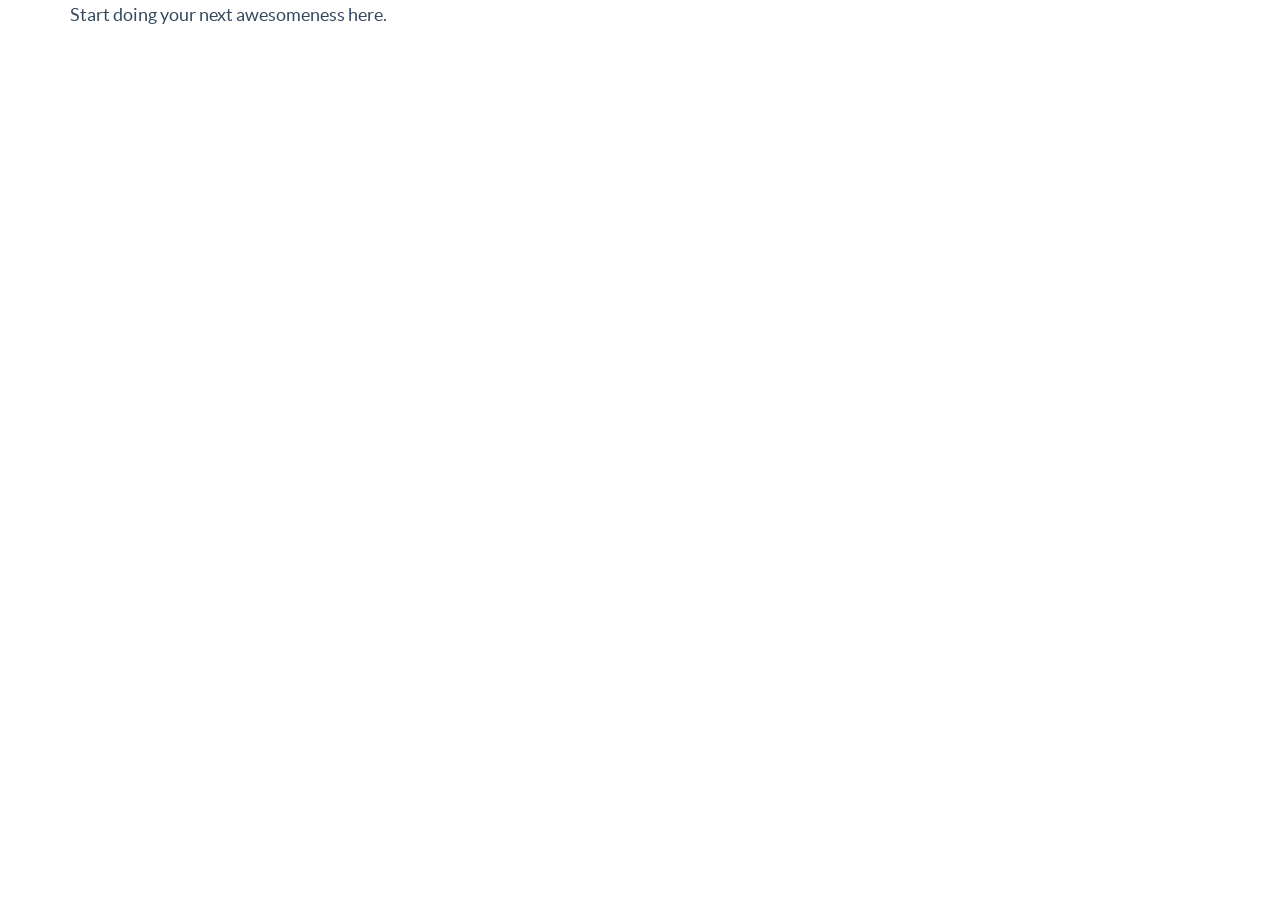
<file: PingBamProfile/images/UI/Flat-UI-Pro-1.2.5/template.html>
<!DOCTYPE html>
<html lang="en">
  <head>
    <meta charset="utf-8">
    <title>Flat UI</title>
    <meta name="viewport" content="width=device-width, initial-scale=1.0">

    <!-- Loading Bootstrap -->
    <link href="bootstrap/css/bootstrap.css" rel="stylesheet">

    <!-- Loading Flat UI -->
    <link href="css/flat-ui.css" rel="stylesheet">

    <link rel="shortcut icon" href="images/favicon.ico">

    <!-- HTML5 shim, for IE6-8 support of HTML5 elements. All other JS at the end of file. -->
    <!--[if lt IE 9]>
      <script src="js/html5shiv.js"></script>
      <script src="js/respond.min.js"></script>
    <![endif]-->
  </head>
  <body>
    <div class="container">
    	Start doing your next awesomeness here.
    </div><!-- /.container -->


    <!-- Load JS here for greater good =============================-->
    <script src="js/jquery-1.8.3.min.js"></script>
    <script src="js/jquery-ui-1.10.3.custom.min.js"></script>
    <script src="js/jquery.ui.touch-punch.min.js"></script>
    <script src="js/bootstrap.min.js"></script>
    <script src="js/bootstrap-select.js"></script>
    <script src="js/bootstrap-switch.js"></script>
    <script src="js/flatui-checkbox.js"></script>
    <script src="js/flatui-radio.js"></script>
    <script src="js/jquery.tagsinput.js"></script>
    <script src="js/jquery.placeholder.js"></script>
  </body>
</html>
</file>
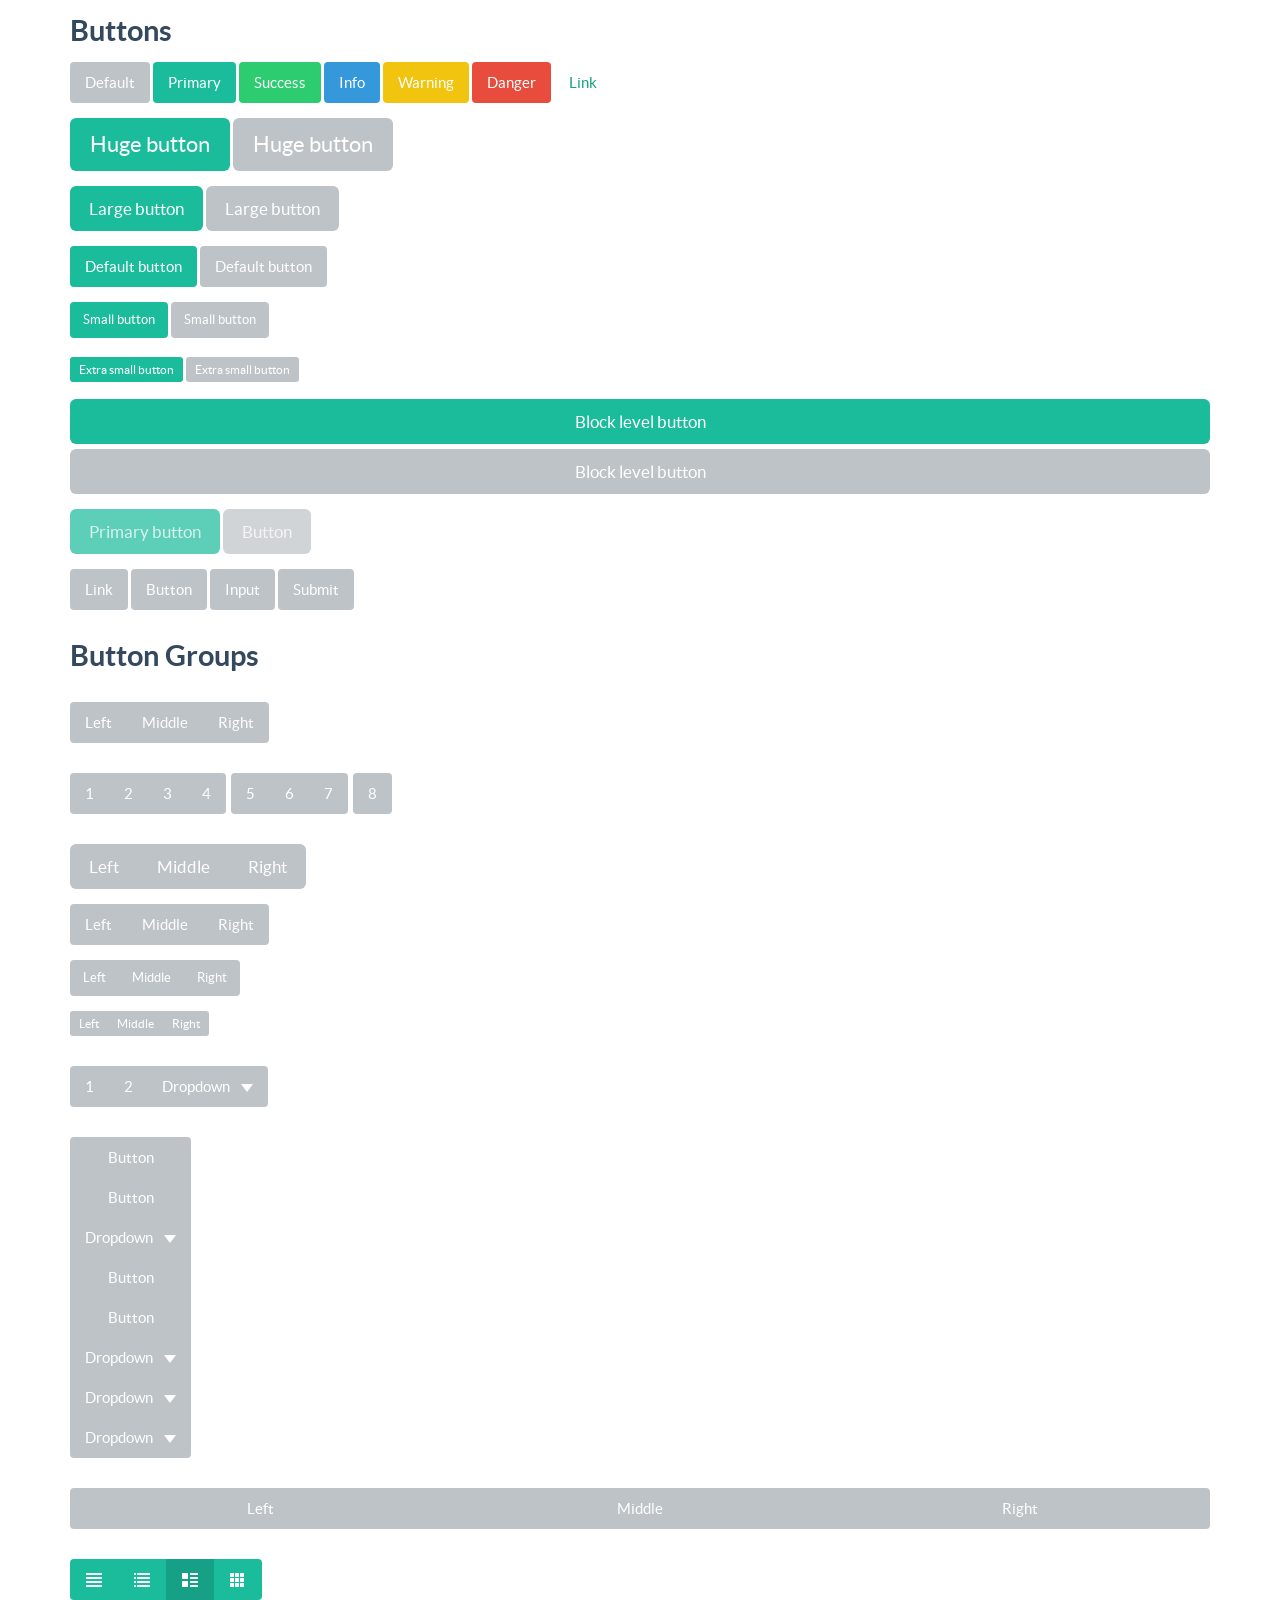
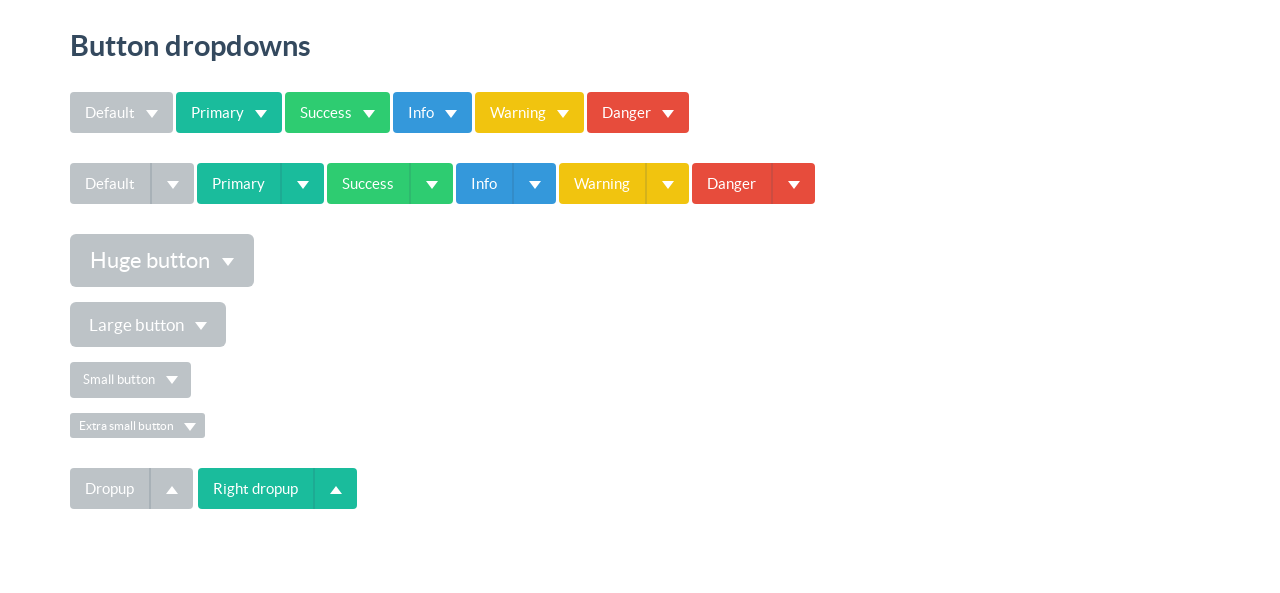
<file: PingBamProfile/images/UI/Flat-UI-Pro-1.2.5/temp/buttons.html>
<!DOCTYPE html>
<html lang="en">
  <head>
    <meta charset="utf-8">
    <title>Flat UI</title>
    <meta name="viewport" content="width=device-width, initial-scale=1.0">

    <!-- Loading Bootstrap -->
    <link href="../bootstrap/css/bootstrap.css" rel="stylesheet">

    <!-- Loading Flat UI -->
    <link href="../css/flat-ui.css" rel="stylesheet">

    <link rel="shortcut icon" href="../images/favicon.ico">

    <!-- HTML5 shim, for IE6-8 support of HTML5 elements. All other JS at the end of file. -->
    <!--[if lt IE 9]>
      <script src="js/html5shiv.js"></script>
    <![endif]-->
  </head>
  <body>
    <div class="container">
    	<h4>Buttons</h4>
      <div class="row">
	      <div class="col-md-12">
	      	<p>
						<!-- Standard gray button with gradient -->
						<button type="button" class="btn btn-default">Default</button>
						
						<!-- Provides extra visual weight and identifies the primary action in a set of buttons -->
						<button type="button" class="btn btn-primary">Primary</button>
						
						<!-- Indicates a successful or positive action -->
						<button type="button" class="btn btn-success">Success</button>
						
						<!-- Contextual button for informational alert messages -->
						<button type="button" class="btn btn-info">Info</button>
						
						<!-- Indicates caution should be taken with this action -->
						<button type="button" class="btn btn-warning">Warning</button>
						
						<!-- Indicates a dangerous or potentially negative action -->
						<button type="button" class="btn btn-danger">Danger</button>
						
						<!-- Deemphasize a button by making it look like a link while maintaining button behavior -->
						<button type="button" class="btn btn-link">Link</button>
					</p>
	      </div>
      </div>
      <div class="row">
      	<div class="col-md-12">
      		<p>
					  <button type="button" class="btn btn-primary btn-hg">Huge button</button>
					  <button type="button" class="btn btn-default btn-hg">Huge button</button>
					</p>
	      	<p>
					  <button type="button" class="btn btn-primary btn-lg">Large button</button>
					  <button type="button" class="btn btn-default btn-lg">Large button</button>
					</p>
					<p>
					  <button type="button" class="btn btn-primary">Default button</button>
					  <button type="button" class="btn btn-default">Default button</button>
					</p>
					<p>
					  <button type="button" class="btn btn-primary btn-sm">Small button</button>
					  <button type="button" class="btn btn-default btn-sm">Small button</button>
					</p>
					<p>
					  <button type="button" class="btn btn-primary btn-xs">Extra small button</button>
					  <button type="button" class="btn btn-default btn-xs">Extra small button</button>
					</p>
      	</div>
      </div>
      <div class="row">
      	<div class="col-md-12">
      		<p>
		      	<button type="button" class="btn btn-primary btn-lg btn-block">Block level button</button>
						<button type="button" class="btn btn-default btn-lg btn-block">Block level button</button>
					</p>
      	</div>
      </div>
      <div class="row">
      	<div class="col-md-12">
	      	<p>
	      		<button type="button" class="btn btn-lg btn-primary" disabled="disabled">Primary button</button>
	      		<button type="button" class="btn btn-default btn-lg" disabled="disabled">Button</button>
	      	</p>
      	</div>
      </div>      
      <div class="row">
      	<div class="col-md-12">
	      	<p>
	      		<a class="btn btn-default" href="#">Link</a>
						<button class="btn btn-default" type="submit">Button</button>
						<input class="btn btn-default" type="button" value="Input">
						<input class="btn btn-default" type="submit" value="Submit">
	      	</p>
      	</div>
      </div>
      <h4>Button Groups</h4>
      <div class="row">
      	<div class="col-md-12">
      		<p>
		      	<div class="btn-group">
						  <button type="button" class="btn btn-default">Left</button>
						  <button type="button" class="btn btn-default">Middle</button>
						  <button type="button" class="btn btn-default">Right</button>
						</div>
					</p>
      	</div>
      </div>
      <div class="row">
      	<div class="col-md-12">
	      	<p>
	      		<div class="btn-toolbar">
			        <div class="btn-group">
			          <button class="btn btn-default" type="button">1</button>
			          <button class="btn btn-default" type="button">2</button>
			          <button class="btn btn-default" type="button">3</button>
			          <button class="btn btn-default" type="button">4</button>
			        </div>
			        <div class="btn-group">
			          <button class="btn btn-default" type="button">5</button>
			          <button class="btn btn-default" type="button">6</button>
			          <button class="btn btn-default" type="button">7</button>
			        </div>
			        <div class="btn-group">
			          <button class="btn btn-default" type="button">8</button>
			        </div>
			      </div>
	      	</p>
      	</div>
      </div>
      <div class="row">
      	<div class="col-md-12">
	      	<p>
	      		<div class="btn-toolbar">
			        <div class="btn-group btn-group-lg">
			          <button class="btn btn-default" type="button">Left</button>
			          <button class="btn btn-default" type="button">Middle</button>
			          <button class="btn btn-default" type="button">Right</button>
			        </div>
			      </div>
	      	</p>
		      <p>
		      	<div class="btn-toolbar">
		      	  <div class="btn-group">
		      	    <button class="btn btn-default" type="button">Left</button>
		      	    <button class="btn btn-default" type="button">Middle</button>
		      	    <button class="btn btn-default" type="button">Right</button>
		      	  </div>
		      	</div>
		      </p>
		      <p>
		      	<div class="btn-toolbar">
		      	  <div class="btn-group btn-group-sm">
		      	    <button class="btn btn-default" type="button">Left</button>
		      	    <button class="btn btn-default" type="button">Middle</button>
		      	    <button class="btn btn-default" type="button">Right</button>
		      	  </div>
		      	</div>
		      </p>
		      <p>
		      	<div class="btn-toolbar">
		      	  <div class="btn-group btn-group-xs">
		      	    <button class="btn btn-default" type="button">Left</button>
		      	    <button class="btn btn-default" type="button">Middle</button>
		      	    <button class="btn btn-default" type="button">Right</button>
		      	  </div>
		      	</div>
		      </p>
      	</div>
      </div>
      <div class="row">
      	<div class="col-md-12">
	      	<p>
	      		<div class="btn-group">
			        <button class="btn btn-default" type="button">1</button>
			        <button class="btn btn-default" type="button">2</button>
			
			        <div class="btn-group">
			          <button data-toggle="dropdown" class="btn btn-default dropdown-toggle" type="button" id="btnGroupDrop1">
			            Dropdown
			            <span class="caret"></span>
			          </button>
			          <ul aria-labelledby="btnGroupDrop1" role="menu" class="dropdown-menu">
			            <li><a href="#">Dropdown link</a></li>
			            <li><a href="#">Dropdown link</a></li>
			          </ul>
			        </div>
			      </div>
	      	</p>
      	</div>
      </div>
      <div class="row">
      	<div class="col-md-12">
	      	<p>
	      		<div class="btn-group-vertical">
			        <button class="btn btn-default" type="button">Button</button>
			        <button class="btn btn-default" type="button">Button</button>
			        <div class="btn-group">
			          <button data-toggle="dropdown" class="btn btn-default dropdown-toggle" type="button" id="btnGroupVerticalDrop1">
			            Dropdown
			            <span class="caret"></span>
			          </button>
			          <ul aria-labelledby="btnGroupVerticalDrop1" role="menu" class="dropdown-menu">
			            <li><a href="#">Dropdown link</a></li>
			            <li><a href="#">Dropdown link</a></li>
			          </ul>
			        </div>
			        <button class="btn btn-default" type="button">Button</button>
			        <button class="btn btn-default" type="button">Button</button>
			        <div class="btn-group">
			          <button data-toggle="dropdown" class="btn btn-default dropdown-toggle" type="button" id="btnGroupVerticalDrop2">
			            Dropdown
			            <span class="caret"></span>
			          </button>
			          <ul aria-labelledby="btnGroupVerticalDrop2" role="menu" class="dropdown-menu">
			            <li><a href="#">Dropdown link</a></li>
			            <li><a href="#">Dropdown link</a></li>
			          </ul>
			        </div>
			        <div class="btn-group">
			          <button data-toggle="dropdown" class="btn btn-default dropdown-toggle" type="button" id="btnGroupVerticalDrop3">
			            Dropdown
			            <span class="caret"></span>
			          </button>
			          <ul aria-labelledby="btnGroupVerticalDrop3" role="menu" class="dropdown-menu">
			            <li><a href="#">Dropdown link</a></li>
			            <li><a href="#">Dropdown link</a></li>
			          </ul>
			        </div>
			        <div class="btn-group">
			          <button data-toggle="dropdown" class="btn btn-default dropdown-toggle" type="button" id="btnGroupVerticalDrop4">
			            Dropdown
			            <span class="caret"></span>
			          </button>
			          <ul aria-labelledby="btnGroupVerticalDrop4" role="menu" class="dropdown-menu">
			            <li><a href="#">Dropdown link</a></li>
			            <li><a href="#">Dropdown link</a></li>
			          </ul>
			        </div>
			      </div>
	      	</p>
      	</div>
      </div>
      <div class="row">
      	<div class="col-md-12">
	      	<p>
	      		<div class="btn-group btn-group-justified">
			        <a class="btn btn-default" href="#">Left</a>
			        <a class="btn btn-default" href="#">Middle</a>
			        <a class="btn btn-default" href="#">Right</a>
			      </div>
	      	</p>
      	</div>
      </div>
      <div class="row">
      	<div class="col-md-12">
	      	<p>
		      	<div class="btn-toolbar">
              <div class="btn-group">
                <a href="#fakelink" class="btn btn-primary"><i class="fui-list-columned"></i></a>
                <a href="#fakelink" class="btn btn-primary"><i class="fui-list-numbered"></i></a>
                <a href="#fakelink" class="btn btn-primary active"><i class="fui-list-thumbnailed"></i></a>
                <a href="#fakelink" class="btn btn-primary"><i class="fui-list-small-thumbnails"></i></a>
              </div>
            </div>
	      	</p>
      	</div>
      </div>
      <h4>Button dropdowns</h4>
      <div class="row">
      	<div class="col-md-12">
	      	<p>
		      	<div class="btn-group">
			        <button data-toggle="dropdown" class="btn btn-default dropdown-toggle" type="button">Default <span class="caret"></span></button>
			        <ul role="menu" class="dropdown-menu">
			          <li><a href="#">Action</a></li>
			          <li><a href="#">Another action</a></li>
			          <li><a href="#">Something else here</a></li>
			          <li class="divider"></li>
			          <li><a href="#">Separated link</a></li>
			        </ul>
			      </div><!-- /btn-group -->
			      <div class="btn-group">
			        <button data-toggle="dropdown" class="btn btn-primary dropdown-toggle" type="button">Primary <span class="caret"></span></button>
			        <ul role="menu" class="dropdown-menu">
			          <li><a href="#">Action</a></li>
			          <li><a href="#">Another action</a></li>
			          <li><a href="#">Something else here</a></li>
			          <li class="divider"></li>
			          <li><a href="#">Separated link</a></li>
			        </ul>
			      </div><!-- /btn-group -->
			      <div class="btn-group">
			        <button data-toggle="dropdown" class="btn btn-success dropdown-toggle" type="button">Success <span class="caret"></span></button>
			        <ul role="menu" class="dropdown-menu">
			          <li><a href="#">Action</a></li>
			          <li><a href="#">Another action</a></li>
			          <li><a href="#">Something else here</a></li>
			          <li class="divider"></li>
			          <li><a href="#">Separated link</a></li>
			        </ul>
			      </div><!-- /btn-group -->
			      <div class="btn-group">
			        <button data-toggle="dropdown" class="btn btn-info dropdown-toggle" type="button">Info <span class="caret"></span></button>
			        <ul role="menu" class="dropdown-menu">
			          <li><a href="#">Action</a></li>
			          <li><a href="#">Another action</a></li>
			          <li><a href="#">Something else here</a></li>
			          <li class="divider"></li>
			          <li><a href="#">Separated link</a></li>
			        </ul>
			      </div><!-- /btn-group -->
			      <div class="btn-group">
			        <button data-toggle="dropdown" class="btn btn-warning dropdown-toggle" type="button">Warning <span class="caret"></span></button>
			        <ul role="menu" class="dropdown-menu">
			          <li><a href="#">Action</a></li>
			          <li><a href="#">Another action</a></li>
			          <li><a href="#">Something else here</a></li>
			          <li class="divider"></li>
			          <li><a href="#">Separated link</a></li>
			        </ul>
			      </div><!-- /btn-group -->
			      <div class="btn-group">
			        <button data-toggle="dropdown" class="btn btn-danger dropdown-toggle" type="button">Danger <span class="caret"></span></button>
			        <ul role="menu" class="dropdown-menu">
			          <li><a href="#">Action</a></li>
			          <li><a href="#">Another action</a></li>
			          <li><a href="#">Something else here</a></li>
			          <li class="divider"></li>
			          <li><a href="#">Separated link</a></li>
			        </ul>
			      </div><!-- /btn-group -->
	      	</p>
      	</div>
      </div>
      <div class="row">
      	<div class="col-md-12">
	      	<p>
		      	<div class="btn-group">
			        <button class="btn btn-default" type="button">Default</button>
			        <button data-toggle="dropdown" class="btn btn-default dropdown-toggle" type="button"><span class="caret"></span></button>
			        <ul role="menu" class="dropdown-menu">
			          <li><a href="#">Action</a></li>
			          <li><a href="#">Another action</a></li>
			          <li><a href="#">Something else here</a></li>
			          <li class="divider"></li>
			          <li><a href="#">Separated link</a></li>
			        </ul>
			      </div><!-- /btn-group -->
			      <div class="btn-group">
			        <button class="btn btn-primary" type="button">Primary</button>
			        <button data-toggle="dropdown" class="btn btn-primary dropdown-toggle" type="button"><span class="caret"></span></button>
			        <ul role="menu" class="dropdown-menu">
			          <li><a href="#">Action</a></li>
			          <li><a href="#">Another action</a></li>
			          <li><a href="#">Something else here</a></li>
			          <li class="divider"></li>
			          <li><a href="#">Separated link</a></li>
			        </ul>
			      </div><!-- /btn-group -->
			      <div class="btn-group">
			        <button class="btn btn-success" type="button">Success</button>
			        <button data-toggle="dropdown" class="btn btn-success dropdown-toggle" type="button"><span class="caret"></span></button>
			        <ul role="menu" class="dropdown-menu">
			          <li><a href="#">Action</a></li>
			          <li><a href="#">Another action</a></li>
			          <li><a href="#">Something else here</a></li>
			          <li class="divider"></li>
			          <li><a href="#">Separated link</a></li>
			        </ul>
			      </div><!-- /btn-group -->
			      <div class="btn-group">
			        <button class="btn btn-info" type="button">Info</button>
			        <button data-toggle="dropdown" class="btn btn-info dropdown-toggle" type="button"><span class="caret"></span></button>
			        <ul role="menu" class="dropdown-menu">
			          <li><a href="#">Action</a></li>
			          <li><a href="#">Another action</a></li>
			          <li><a href="#">Something else here</a></li>
			          <li class="divider"></li>
			          <li><a href="#">Separated link</a></li>
			        </ul>
			      </div><!-- /btn-group -->
			      <div class="btn-group">
			        <button class="btn btn-warning" type="button">Warning</button>
			        <button data-toggle="dropdown" class="btn btn-warning dropdown-toggle" type="button"><span class="caret"></span></button>
			        <ul role="menu" class="dropdown-menu">
			          <li><a href="#">Action</a></li>
			          <li><a href="#">Another action</a></li>
			          <li><a href="#">Something else here</a></li>
			          <li class="divider"></li>
			          <li><a href="#">Separated link</a></li>
			        </ul>
			      </div><!-- /btn-group -->
			      <div class="btn-group">
			        <button class="btn btn-danger" type="button">Danger</button>
			        <button data-toggle="dropdown" class="btn btn-danger dropdown-toggle" type="button"><span class="caret"></span></button>
			        <ul role="menu" class="dropdown-menu">
			          <li><a href="#">Action</a></li>
			          <li><a href="#">Another action</a></li>
			          <li><a href="#">Something else here</a></li>
			          <li class="divider"></li>
			          <li><a href="#">Separated link</a></li>
			        </ul>
			      </div><!-- /btn-group -->
	      	</p>
      	</div>
      </div>
      <div class="row">
      	<div class="col-md-12">
      		<p>
		      	<div class="btn-toolbar">
			        <div class="btn-group">
			          <button data-toggle="dropdown" type="button" class="btn btn-default btn-hg dropdown-toggle">
			            Huge button <span class="caret"></span>
			          </button>
			          <ul role="menu" class="dropdown-menu">
			            <li><a href="#">Action</a></li>
			            <li><a href="#">Another action</a></li>
			            <li><a href="#">Something else here</a></li>
			            <li class="divider"></li>
			            <li><a href="#">Separated link</a></li>
			          </ul>
			        </div><!-- /btn-group -->
			      </div><!-- /btn-toolbar -->			      		      
	      	</p>
	      	<p>
		      	<div class="btn-toolbar">
			        <div class="btn-group">
			          <button data-toggle="dropdown" type="button" class="btn btn-default btn-lg dropdown-toggle">
			            Large button <span class="caret"></span>
			          </button>
			          <ul role="menu" class="dropdown-menu">
			            <li><a href="#">Action</a></li>
			            <li><a href="#">Another action</a></li>
			            <li><a href="#">Something else here</a></li>
			            <li class="divider"></li>
			            <li><a href="#">Separated link</a></li>
			          </ul>
			        </div><!-- /btn-group -->
			      </div><!-- /btn-toolbar -->			      		      
	      	</p>
	      	<p>
		      	<div class="btn-toolbar">
			        <div class="btn-group">
			          <button data-toggle="dropdown" type="button" class="btn btn-default btn-sm dropdown-toggle">
			            Small button <span class="caret"></span>
			          </button>
			          <ul role="menu" class="dropdown-menu">
			            <li><a href="#">Action</a></li>
			            <li><a href="#">Another action</a></li>
			            <li><a href="#">Something else here</a></li>
			            <li class="divider"></li>
			            <li><a href="#">Separated link</a></li>
			          </ul>
			        </div><!-- /btn-group -->
			      </div><!-- /btn-toolbar -->	
	      	</p>
	      	<p>
		      	<div class="btn-toolbar">
			        <div class="btn-group">
			          <button data-toggle="dropdown" type="button" class="btn btn-default btn-xs dropdown-toggle">
			            Extra small button <span class="caret"></span>
			          </button>
			          <ul role="menu" class="dropdown-menu">
			            <li><a href="#">Action</a></li>
			            <li><a href="#">Another action</a></li>
			            <li><a href="#">Something else here</a></li>
			            <li class="divider"></li>
			            <li><a href="#">Separated link</a></li>
			          </ul>
			        </div><!-- /btn-group -->
			      </div><!-- /btn-toolbar -->
	      	</p>
      	</div>
      </div>
      <div class="row">
      	<div class="col-md-12">
	      	<p>
		      	<div class="btn-toolbar">
			        <div class="btn-group dropup">
			          <button class="btn btn-default" type="button">Dropup</button>
			          <button data-toggle="dropdown" class="btn btn-default dropdown-toggle" type="button"><span class="caret"></span></button>
			          <ul role="menu" class="dropdown-menu">
			            <li><a href="#">Action</a></li>
			            <li><a href="#">Another action</a></li>
			            <li><a href="#">Something else here</a></li>
			            <li class="divider"></li>
			            <li><a href="#">Separated link</a></li>
			          </ul>
			        </div><!-- /btn-group -->
			        <div class="btn-group dropup">
			          <button class="btn btn-primary" type="button">Right dropup</button>
			          <button data-toggle="dropdown" class="btn btn-primary dropdown-toggle" type="button"><span class="caret"></span></button>
			          <ul role="menu" class="dropdown-menu pull-right">
			            <li><a href="#">Action</a></li>
			            <li><a href="#">Another action</a></li>
			            <li><a href="#">Something else here</a></li>
			            <li class="divider"></li>
			            <li><a href="#">Separated link</a></li>
			          </ul>
			        </div><!-- /btn-group -->
			      </div>
	      	</p>
      	</div>
      </div>
    </div>
    <!-- /.container -->


    <!-- Load JS here for greater good =============================-->
    <script src="../js/jquery-1.8.3.min.js"></script>
    <script src="../js/jquery-ui-1.10.3.custom.min.js"></script>
    <script src="../js/jquery.ui.touch-punch.min.js"></script>
    <script src="../js/bootstrap.min.js"></script>
    <script src="../js/bootstrap-select.js"></script>
    <script src="../js/bootstrap-switch.js"></script>
    <script src="../js/flatui-checkbox.js"></script>
    <script src="../js/flatui-radio.js"></script>
    <script src="../js/jquery.tagsinput.js"></script>
    <script src="../js/jquery.placeholder.js"></script>
  </body>
</html>
</file>
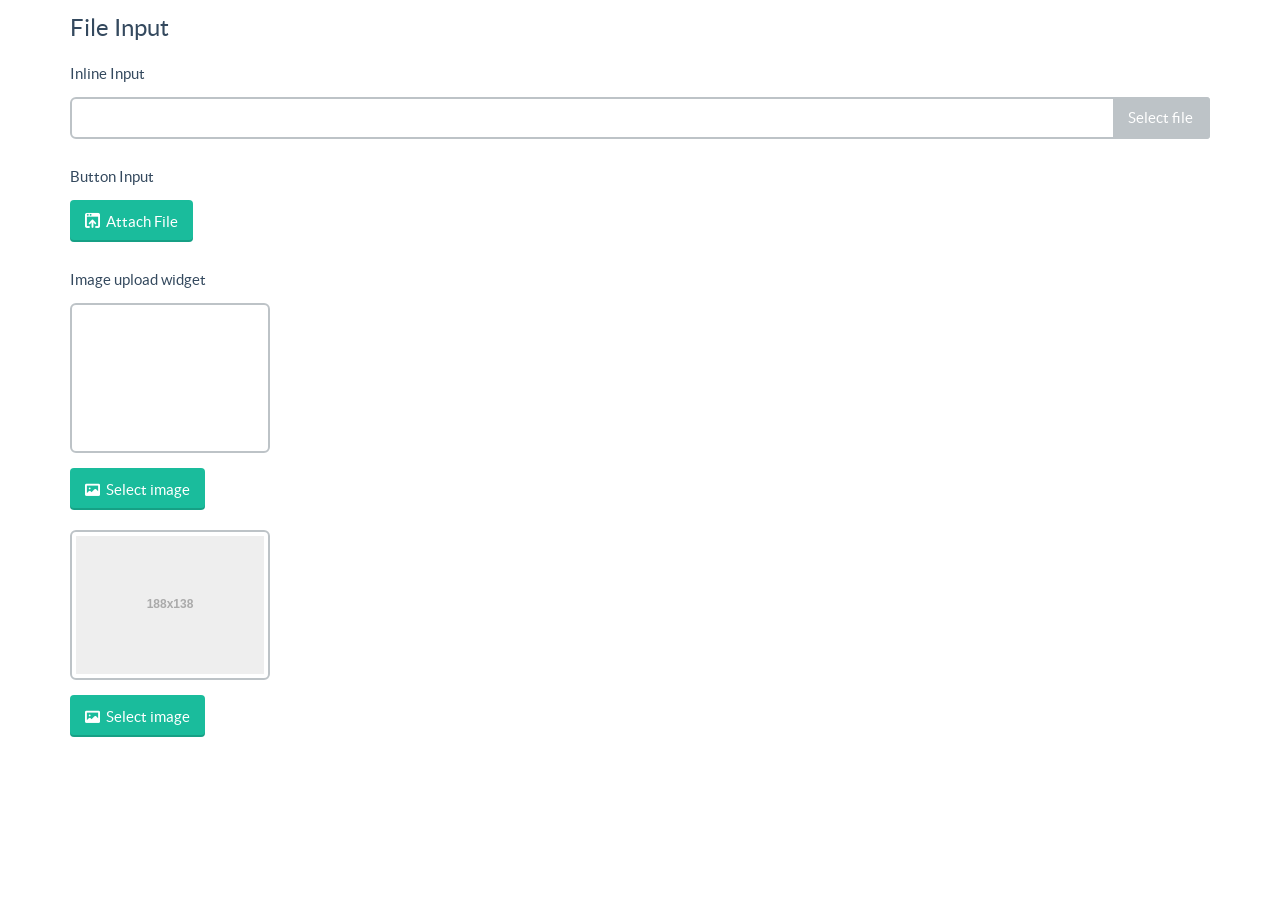
<file: PingBamProfile/images/UI/Flat-UI-Pro-1.2.5/temp/file-input.html>
<!DOCTYPE html>
<html lang="en">
  <head>
    <meta charset="utf-8">
    <title>Flat UI</title>
    <meta name="viewport" content="width=device-width, initial-scale=1.0">

    <!-- Loading Bootstrap -->
    <link href="../bootstrap/css/bootstrap.css" rel="stylesheet">

    <!-- Loading Flat UI -->
    <link href="../css/flat-ui.css" rel="stylesheet">

    <link rel="shortcut icon" href="../images/favicon.ico">

    <!-- HTML5 shim, for IE6-8 support of HTML5 elements. All other JS at the end of file. -->
    <!--[if lt IE 9]>
      <script src="js/html5shiv.js"></script>
    <![endif]-->
  </head>
  <body>
    <div class="container">
    	<h6>File Input</h6>
			
			<form action="#" role="form">
				<div class="form-group">
					<label for="">Inline Input</label>
					<div class="fileinput fileinput-new" data-provides="fileinput">
					  <div class="input-group">
					    <div class="form-control uneditable-input" data-trigger="fileinput">
					    	<span class="fui-clip fileinput-exists"></span>
					    	<span class="fileinput-filename"></span>
					    </div>
					    <span class="input-group-btn btn-file">					    	
					    	<span class="btn btn-default fileinput-new" data-role="select-file">Select file</span>
					    	<span class="btn btn-default fileinput-exists" data-role="change"><span class="fui-gear"></span>&nbsp;&nbsp;Change</span>
					    	<input type="file" name="...">
					    	<a href="#" class="btn btn-default fileinput-exists" data-dismiss="fileinput"><span class="fui-trash"></span>&nbsp;&nbsp;Remove</a>					    	
					    </span>					    
					  </div>
					</div>
				</div>
				<div class="form-group">
					<label for="">Button Input</label>
					<div class="fileinput fileinput-new" data-provides="fileinput">
					  <span class="btn btn-primary btn-embossed btn-file">					  	
					  	<span class="fileinput-new"><span class="fui-upload"></span>&nbsp;&nbsp;Attach File</span>
					  	<span class="fileinput-exists"><span class="fui-gear"></span>&nbsp;&nbsp;Change</span>
					  	<input type="file" name="...">
					  </span>
					  <span class="fileinput-filename"></span>
					  <a href="#" class="close fileinput-exists" data-dismiss="fileinput" style="float: none">&times;</a>
					</div>
				</div>
				<div class="form-group">
					<label for="">Image upload widget</label>
					<div class="fileinput fileinput-new" data-provides="fileinput">
					  <div class="fileinput-preview thumbnail" data-trigger="fileinput" style="width: 200px; height: 150px;"></div>
					  <div>
					    <span class="btn btn-primary btn-embossed btn-file">
					    	<span class="fileinput-new"><span class="fui-image"></span>&nbsp;&nbsp;Select image</span>
					    	<span class="fileinput-exists"><span class="fui-gear"></span>&nbsp;&nbsp;Change</span>
					    	<input type="file" name="...">
					    </span>
					    <a href="#" class="btn btn-primary btn-embossed fileinput-exists" data-dismiss="fileinput"><span class="fui-trash"></span>&nbsp;&nbsp;Remove</a>
					  </div>
					</div>
				</div>
				<div class="form-group">
					<div class="fileinput fileinput-new" data-provides="fileinput">
					  <div class="fileinput-new thumbnail" style="width: 200px; height: 150px;">
					    <img data-src="holder.js/100%x100%" alt="...">
					  </div>
					  <div class="fileinput-preview fileinput-exists thumbnail" style="max-width: 200px; max-height: 150px;"></div>
					  <div>
					    <span class="btn btn-primary btn-embossed btn-file">
						    <span class="fileinput-new"><span class="fui-image"></span>&nbsp;&nbsp;Select image</span>
						    <span class="fileinput-exists"><span class="fui-gear"></span>&nbsp;&nbsp;Change</span>
						    <input type="file" name="...">
					    </span>
					    <a href="#" class="btn btn-primary btn-embossed fileinput-exists" data-dismiss="fileinput"><span class="fui-trash"></span>&nbsp;&nbsp;Remove</a>
					  </div>
					</div>
				</div>
			</form>
			

    </div>
    <!-- /.container -->


    <!-- Load JS here for greater good =============================-->
    <script src="../js/jquery-1.8.3.min.js"></script>
    <script src="../js/bootstrap.min.js"></script>
    <script src="../js/flatui-fileinput.js"></script>
    <script src="../js/holder.js"></script>
  </body>
</html>
</file>
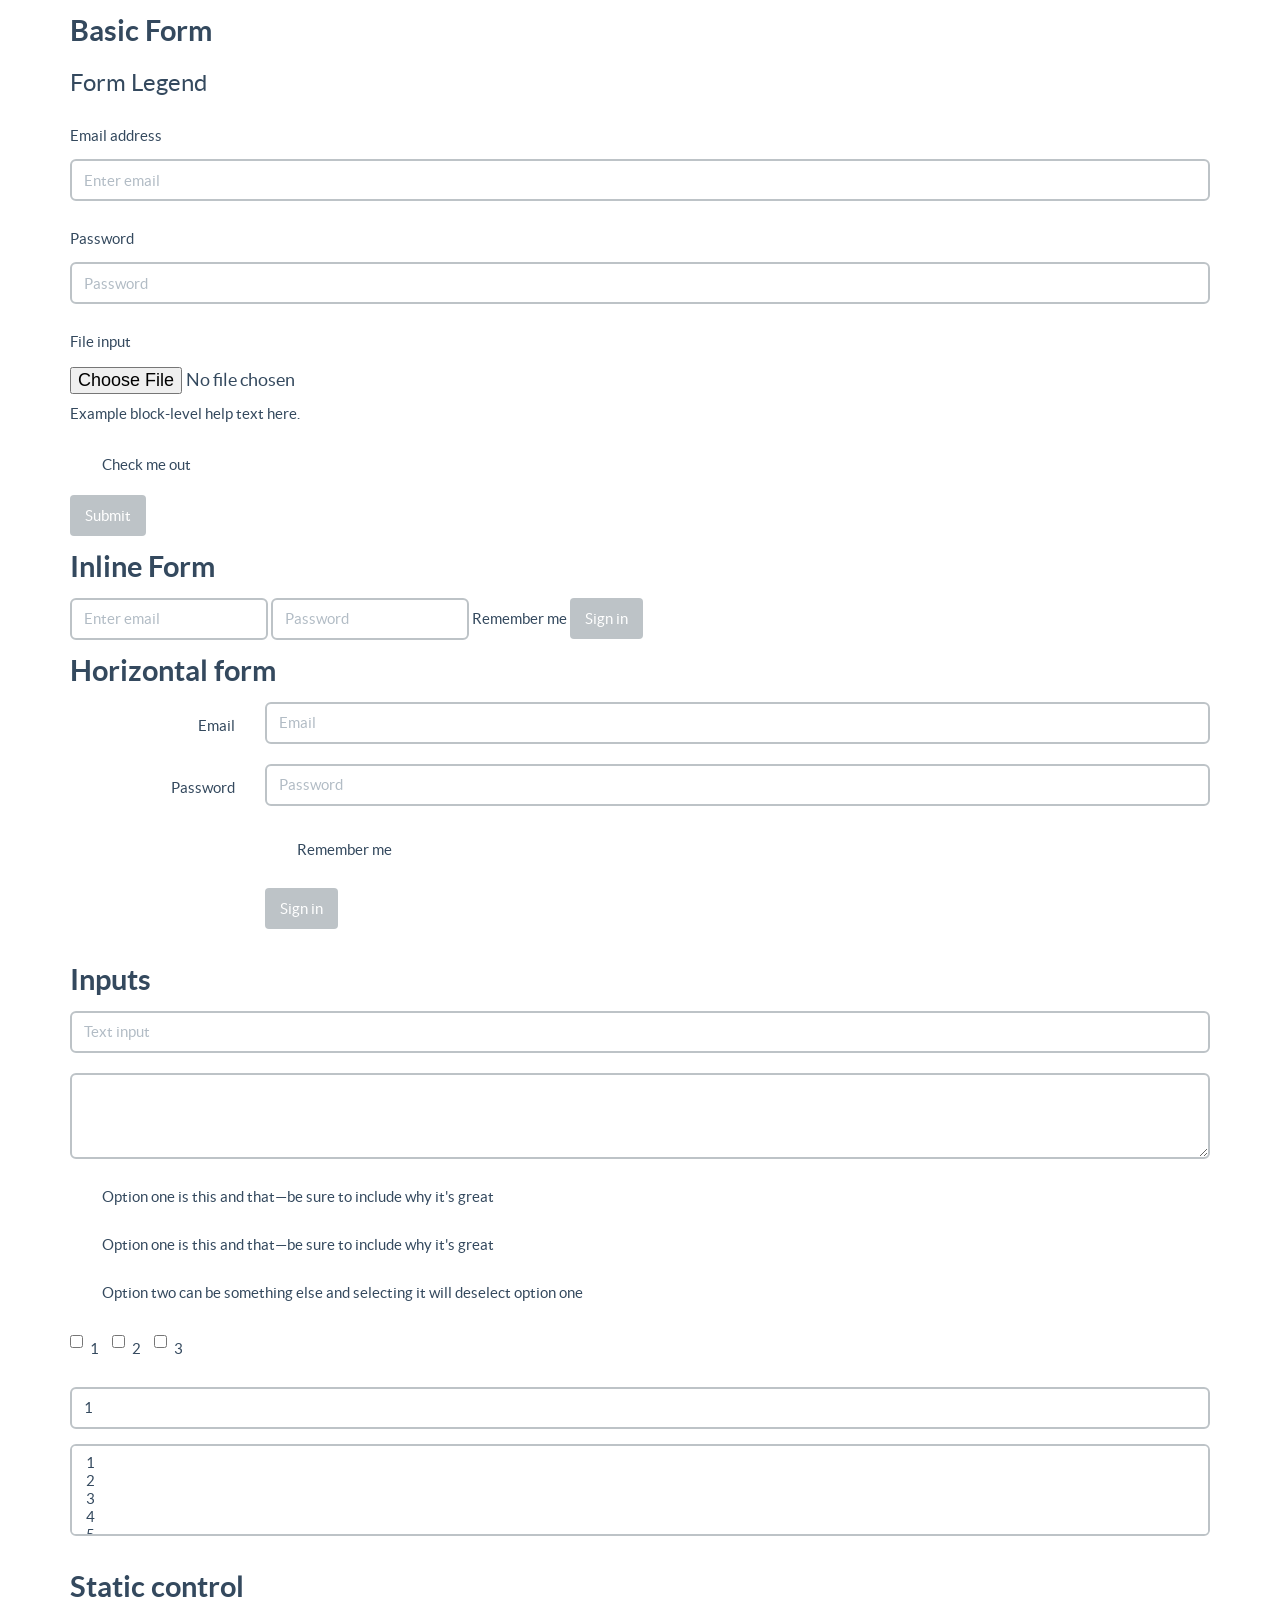
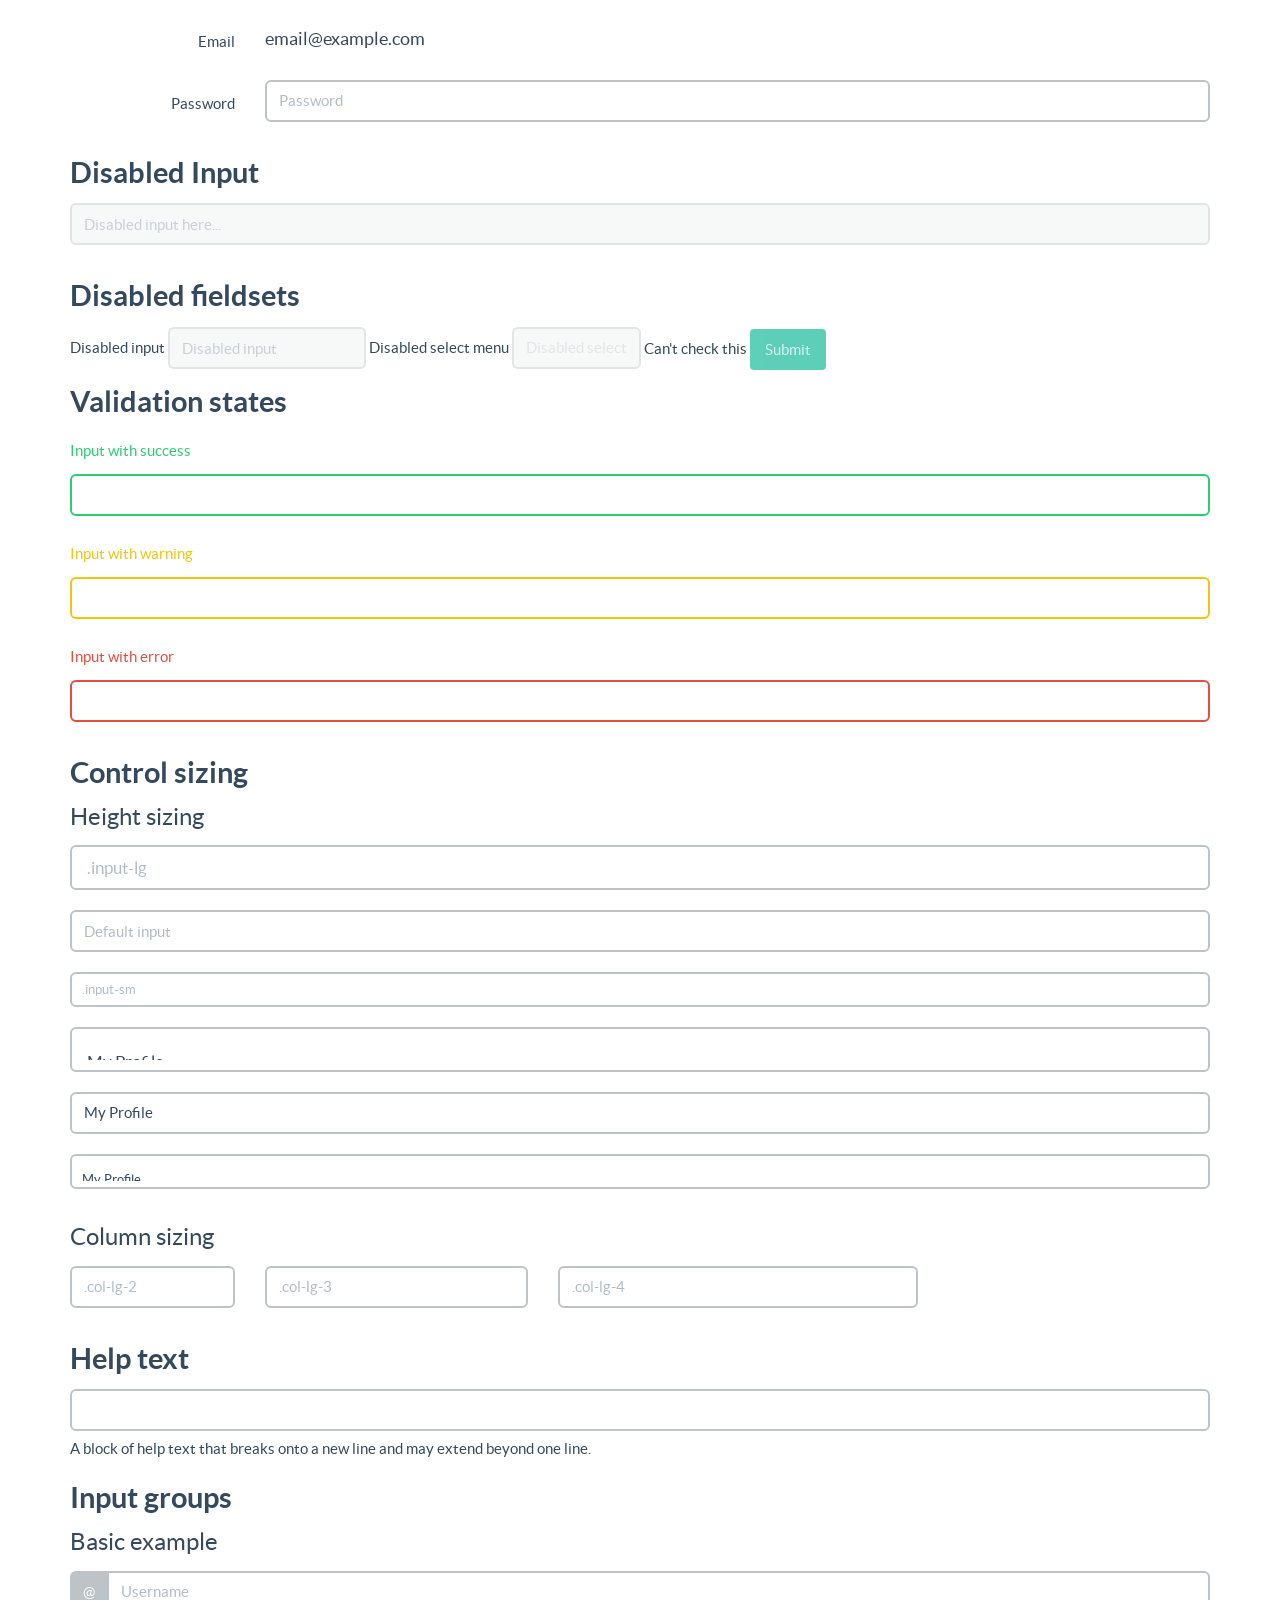
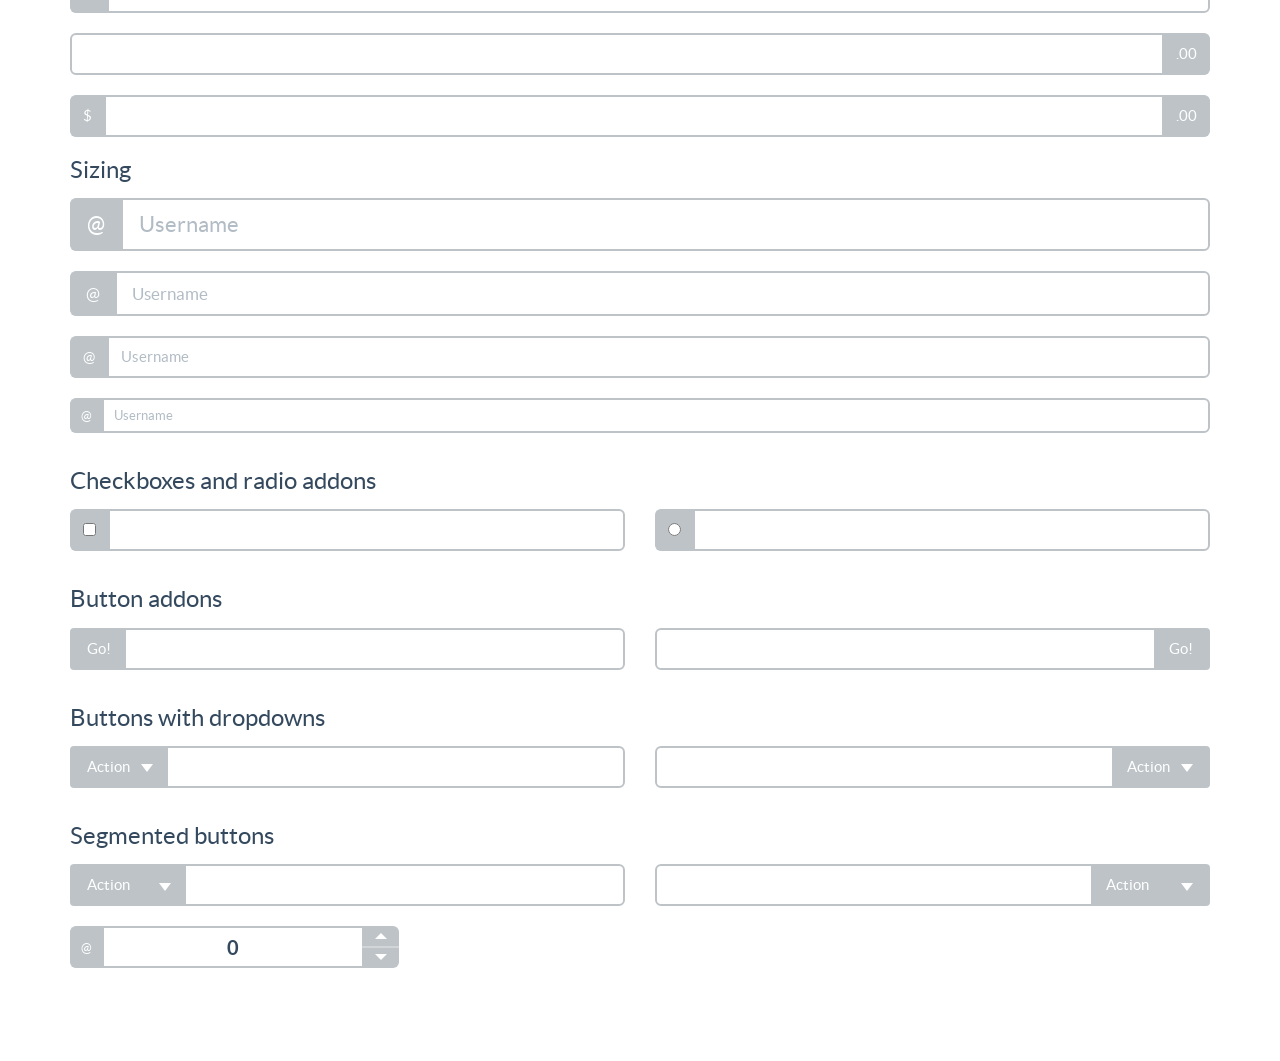
<file: PingBamProfile/images/UI/Flat-UI-Pro-1.2.5/temp/forms.html>
<!DOCTYPE html>
<html lang="en">
  <head>
    <meta charset="utf-8">
    <title>Flat UI Pro</title>
    <meta name="viewport" content="width=device-width, initial-scale=1.0">

    <!-- Loading Bootstrap -->
    <link href="../bootstrap/css/bootstrap.css" rel="stylesheet">

    <!-- Loading Flat UI -->
    <link href="../css/flat-ui.css" rel="stylesheet">

    <link rel="shortcut icon" href="images/favicon.ico">

    <!-- HTML5 shim, for IE6-8 support of HTML5 elements. All other JS at the end of file. -->
    <!--[if lt IE 9]>
      <script src="../js/html5shiv.js"></script>
    <![endif]-->
  </head>
  <body>
    <div class="container">
      <div class="row">
      	<div class="col-md-12">
      		<h4>Basic Form</h4>
	      	<form role="form">
	      		<legend>Form Legend</legend>
					  <div class="form-group">
					    <label for="exampleInputEmail1">Email address</label>
					    <input type="email" class="form-control" id="exampleInputEmail1" placeholder="Enter email">
					  </div>
					  <div class="form-group">
					    <label for="exampleInputPassword1">Password</label>
					    <input type="password" class="form-control" id="exampleInputPassword1" placeholder="Password">
					  </div>
					  <div class="form-group">
					    <label for="exampleInputFile">File input</label>
					    <input type="file" id="exampleInputFile">
					    <p class="help-block">Example block-level help text here.</p>
					  </div>
					  <div class="checkbox">
					    <label>
					      <input type="checkbox"> Check me out
					    </label>
					  </div>
					  <button type="submit" class="btn btn-default">Submit</button>
					</form>
      	</div><!-- /.col-md-12 -->
      </div><!-- /.row -->
      <div class="row">
      	<div class="col-md-12">
      		<h4>Inline Form</h4>
	      	<form class="form-inline" role="form">
					  <div class="form-group">
					    <label class="sr-only" for="exampleInputEmail2">Email address</label>
					    <input type="email" class="form-control" id="exampleInputEmail2" placeholder="Enter email">
					  </div>
					  <div class="form-group">
					    <label class="sr-only" for="exampleInputPassword2">Password</label>
					    <input type="password" class="form-control" id="exampleInputPassword2" placeholder="Password">
					  </div>
					  <div class="checkbox">
					    <label>
					      <input type="checkbox"> Remember me
					    </label>
					  </div>
					  <button type="submit" class="btn btn-default">Sign in</button>
					</form>
      	</div><!-- /.col-md-12 -->
      </div><!-- /.row -->
      <div class="row">
      	<div class="col-md-12">
      		<h4>Horizontal form</h4>
      		<form class="form-horizontal" role="form">
					  <div class="form-group">
					    <label for="inputEmail1" class="col-lg-2 control-label">Email</label>
					    <div class="col-lg-10">
					      <input type="email" class="form-control" id="inputEmail1" placeholder="Email">
					    </div>
					  </div>
					  <div class="form-group">
					    <label for="inputPassword1" class="col-lg-2 control-label">Password</label>
					    <div class="col-lg-10">
					      <input type="password" class="form-control" id="inputPassword1" placeholder="Password">
					    </div>
					  </div>
					  <div class="form-group">
					    <div class="col-lg-offset-2 col-lg-10">
					      <div class="checkbox">
					        <label>
					          <input type="checkbox"> Remember me
					        </label>
					      </div>
					    </div>
					  </div>
					  <div class="form-group">
					    <div class="col-lg-offset-2 col-lg-10">
					      <button type="submit" class="btn btn-default">Sign in</button>
					    </div>
					  </div>
					</form>
      	</div><!-- /.col-md-12 -->
      </div><!-- /.row -->
      <div class="row">
      	<div class="col-md-12">
	      	<h4>Inputs</h4>
	      	<form action="#" class="form">
		      	<div class="form-group">
			      	<input type="text" class="form-control" placeholder="Text input">
		      	</div>
		      	<div class="form-group">
			      	<textarea class="form-control" rows="3"></textarea>
		      	</div>
		      	<div class="form-group">
			      	<div class="checkbox">
							  <label>
							    <input type="checkbox" value="">
							    Option one is this and that&mdash;be sure to include why it's great
							  </label>
							</div>
							
							<div class="radio">
							  <label>
							    <input type="radio" name="optionsRadios" id="optionsRadios1" value="option1" checked>
							    Option one is this and that&mdash;be sure to include why it's great
							  </label>
							</div>
							<div class="radio">
							  <label>
							    <input type="radio" name="optionsRadios" id="optionsRadios2" value="option2">
							    Option two can be something else and selecting it will deselect option one
							  </label>
							</div>
		      	</div>
		      	<div class="form-group">
			      	<label class="checkbox-inline">
							  <input type="checkbox" id="inlineCheckbox1" value="option1"> 1
							</label>
							<label class="checkbox-inline">
							  <input type="checkbox" id="inlineCheckbox2" value="option2"> 2
							</label>
							<label class="checkbox-inline">
							  <input type="checkbox" id="inlineCheckbox3" value="option3"> 3
							</label>
		      	</div>
		      	<div class="form-group">
		      		<p>
			      		<select class="form-control">
								  <option>1</option>
								  <option>2</option>
								  <option>3</option>
								  <option>4</option>
								  <option>5</option>
								</select>
		      		</p>
			      	
							<p>
								<select multiple class="form-control">
								  <option>1</option>
								  <option>2</option>
								  <option>3</option>
								  <option>4</option>
								  <option>5</option>
								</select>
							</p>							
		      	</div>
	      	</form>
      	</div>
      </div><!-- /.row -->
      <div class="row">
	      <div class="col-md-12">
		      <h4>Static control</h4>
		      <form class="form-horizontal" role="form">
					  <div class="form-group">
					    <label class="col-lg-2 control-label">Email</label>
					    <div class="col-lg-10">
					      <p class="form-control-static">email@example.com</p>
					    </div>
					  </div>
					  <div class="form-group">
					    <label for="inputPassword" class="col-lg-2 control-label">Password</label>
					    <div class="col-lg-10">
					      <input type="password" class="form-control" id="inputPassword" placeholder="Password">
					    </div>
					  </div>
					</form>
	      </div>
      </div><!-- /.row -->
      <div class="row">
      	<div class="col-md-12">
      		<h4>Disabled Input</h4>
	      	<form action="#" class="form">
		      	<div class="form-group">
			      	<input class="form-control" id="disabledInput" type="text" placeholder="Disabled input here..." disabled>
		      	</div>
	      	</form>
      	</div>
      </div><!-- /.row -->
      <div class="row">
      	<div class="col-md-12">
	      	<h4>Disabled fieldsets</h4>
	      	<form class="form-inline" role="form">
					  <fieldset disabled>
					    <div class="form-group">
					      <label for="disabledTextInput">Disabled input</label>
					      <input type="text" id="disabledTextInput" class="form-control" placeholder="Disabled input">
					    </div>
					    <div class="form-group">
					      <label for="disabledSelect">Disabled select menu</label>
					      <select id="disabledSelect" class="form-control">
					        <option>Disabled select</option>
					      </select>
					    </div>
					    <div class="checkbox">
					      <label>
					        <input type="checkbox"> Can't check this
					      </label>
					    </div>
					    <button type="submit" class="btn btn-primary">Submit</button>
					  </fieldset>
					</form>
      	</div>
      </div><!-- /.row -->
      <div class="row">
      	<div class="col-md-12">
	      	<h4>Validation states</h4>
	      	<div class="form-group has-success">
					  <label class="control-label" for="inputSuccess">Input with success</label>
					  <input type="text" class="form-control" id="inputSuccess">
					</div>
					<div class="form-group has-warning">
					  <label class="control-label" for="inputWarning">Input with warning</label>
					  <input type="text" class="form-control" id="inputWarning">
					</div>
					<div class="form-group has-error">
					  <label class="control-label" for="inputError">Input with error</label>
					  <input type="text" class="form-control" id="inputError">
					</div>
      	</div>
      </div><!-- /.row -->
      <div class="row">
      	<div class="col-md-12">
	      	<h4>Control sizing</h4>
	      	<h6>Height sizing</h6>
	      	<div class="form-group">
		      	<input class="form-control input-lg" type="text" placeholder=".input-lg">
	      	</div>
	      	<div class="form-group">
		      	<input class="form-control" type="text" placeholder="Default input">
	      	</div>
					<div class="form-group">
						<input class="form-control input-sm" type="text" placeholder=".input-sm">
					</div>
					
					<div class="form-group">
						<select class="form-control input-lg">
	            <optgroup label="Profile">
	              <option value="0">My Profile</option>
	              <option value="1">My Friends</option>
	            </optgroup>
	            <optgroup label="System">
	              <option value="2">Messages</option>
	              <option value="3">My Settings</option>
	              <option value="4" class="highlighted">Logout</option>
	            </optgroup>
	          </select>
					</div>
					<div class="form-group">
						<select class="form-control">
							<optgroup label="Profile">
	              <option value="0">My Profile</option>
	              <option value="1">My Friends</option>
	            </optgroup>
	            <optgroup label="System">
	              <option value="2">Messages</option>
	              <option value="3">My Settings</option>
	              <option value="4" class="highlighted">Logout</option>
	            </optgroup>
						</select>
					</div>
					<div class="form-group">
						<select class="form-control input-sm">
							<optgroup label="Profile">
	              <option value="0">My Profile</option>
	              <option value="1">My Friends</option>
	            </optgroup>
	            <optgroup label="System">
	              <option value="2">Messages</option>
	              <option value="3">My Settings</option>
	              <option value="4" class="highlighted">Logout</option>
	            </optgroup>
						</select>
					</div>				
      	</div>
      </div>
      <h6>Column sizing</h6>
      <div class="row">
			  <div class="col-lg-2">
			  	<div class="form-group">
				  	<input type="text" class="form-control" placeholder=".col-lg-2">
			  	</div><!-- /.form-group -->			    
			  </div>
			  <div class="col-lg-3">
			    <div class="form-group">
			    	<input type="text" class="form-control" placeholder=".col-lg-3">
			    </div><!-- /.form-group -->
			  </div>
			  <div class="col-lg-4">
			  	<div class="form-group">
				  	<input type="text" class="form-control" placeholder=".col-lg-4">
			  	</div><!-- /.form-group -->			    
			  </div>
			</div>
			<div class="row">
				<div class="col-md-12">
					<h4>Help text</h4>
					<form class="form">
			      <input type="text" class="form-control">
			      <span class="help-block">A block of help text that breaks onto a new line and may extend beyond one line.</span>
			    </form>
				</div>
			</div>
			<div class="row">
				<div class="col-md-12">
					<h4>Input groups</h4>
					<h6>Basic example</h6>
					<div class="form-group">
						<div class="input-group">
						  <span class="input-group-addon">@</span>
						  <input type="text" class="form-control" placeholder="Username">
						</div>
					</div>
					<div class="form-group">
						<div class="input-group">
						  <input type="text" class="form-control">
						  <span class="input-group-addon">.00</span>
						</div>
					</div>						
					<div class="form-group">
						<div class="input-group">
						  <span class="input-group-addon">$</span>
						  <input type="text" class="form-control">
						  <span class="input-group-addon">.00</span>
						</div>
					</div>					
					<h6>Sizing</h6>
					<div class="form-group">
						<div class="input-group input-group-hg">
						  <span class="input-group-addon">@</span>
						  <input type="text" class="form-control input-hg" placeholder="Username">
						</div>
					</div>					
					<div class="form-group">
						<div class="input-group input-group-lg">
						  <span class="input-group-addon">@</span>
						  <input type="text" class="form-control input-lg" placeholder="Username">
						</div>
					</div>					
					
					<div class="form-group">
						<div class="input-group">
						  <span class="input-group-addon">@</span>
						  <input type="text" class="form-control" placeholder="Username">
						</div>
					</div>					
					
					<div class="form-group">
						<div class="input-group input-group-sm">
						  <span class="input-group-addon">@</span>
						  <input type="text" class="form-control" placeholder="Username">
						</div>
					</div>					
					
				</div>
			</div><!-- /.row -->
			<h6>Checkboxes and radio addons</h6>
			<div class="row">
			  <div class="col-lg-6">	
			  	<div class="form-group">
				  	<div class="input-group">
				      <span class="input-group-addon">
				        <input type="checkbox">
				      </span>
				      <input type="text" class="form-control">
				    </div><!-- /input-group -->
			  	</div><!-- /.form-group -->		    
			  </div><!-- /.col-lg-6 -->
			  <div class="col-lg-6">
			  	<div class="form-group">
				  	<div class="input-group">
				      <span class="input-group-addon">
				        <input type="radio">
				      </span>
				      <input type="text" class="form-control">
				    </div><!-- /input-group -->
			  	</div><!-- /.form-group -->				    
			  </div><!-- /.col-lg-6 -->
			</div><!-- /.row -->	
			<h6>Button addons</h6>		
			<div class="row">
			  <div class="col-lg-6">			  	
			  	<div class="form-group">
				  	<div class="input-group">
				      <span class="input-group-btn">
				        <button class="btn btn-default" type="button">Go!</button>
				      </span>
				      <input type="text" class="form-control">
				    </div><!-- /input-group -->
			  	</div>			    
			  </div><!-- /.col-lg-6 -->
			  <div class="col-lg-6">
			  	<div class="form-group">
				  	<div class="input-group">
				      <input type="text" class="form-control">
				      <span class="input-group-btn">
				        <button class="btn btn-default" type="button">Go!</button>
				      </span>
				    </div><!-- /input-group -->
			  	</div><!-- /.form-group -->			    
			  </div><!-- /.col-lg-6 -->
			</div><!-- /.row -->		
			<h6>Buttons with dropdowns</h6>	
			<div class="row">
			  <div class="col-lg-6">	
			  	<div class="form-group">
				  	<div class="input-group">
				      <div class="input-group-btn">
				        <button type="button" class="btn btn-default dropdown-toggle" data-toggle="dropdown">Action <span class="caret"></span></button>
				        <ul class="dropdown-menu">
				          <li><a href="#">Action</a></li>
				          <li><a href="#">Another action</a></li>
				          <li><a href="#">Something else here</a></li>
				          <li class="divider"></li>
				          <li><a href="#">Separated link</a></li>
				        </ul>
				      </div><!-- /btn-group -->
				      <input type="text" class="form-control">
				    </div><!-- /input-group -->
			  	</div><!-- /.form-group -->		  				    
			  </div><!-- /.col-lg-6 -->
			  <div class="col-lg-6">
			  	<div class="form-group">
				  	<div class="input-group">
				      <input type="text" class="form-control">
				      <div class="input-group-btn">
				        <button type="button" class="btn btn-default dropdown-toggle" data-toggle="dropdown">Action <span class="caret"></span></button>
				        <ul class="dropdown-menu pull-right">
				          <li><a href="#">Action</a></li>
				          <li><a href="#">Another action</a></li>
				          <li><a href="#">Something else here</a></li>
				          <li class="divider"></li>
				          <li><a href="#">Separated link</a></li>
				        </ul>
				      </div><!-- /btn-group -->
				    </div><!-- /input-group -->
			  	</div><!-- /.form-group -->			    
			  </div><!-- /.col-lg-6 -->
			</div><!-- /.row -->	
			<h6>Segmented buttons</h6>		
			<div class="row">
        <div class="col-lg-6">  
        	<div class="form-group">
	        	<div class="input-group">
	            <div class="input-group-btn">
	              <button tabindex="-1" class="btn btn-default" type="button">Action</button>
	              <button tabindex="-1" data-toggle="dropdown" class="btn btn-default dropdown-toggle" type="button">
	                <span class="caret"></span>
	              </button>
	              <ul role="menu" class="dropdown-menu">
	                <li><a href="#">Action</a></li>
	                <li><a href="#">Another action</a></li>
	                <li><a href="#">Something else here</a></li>
	                <li class="divider"></li>
	                <li><a href="#">Separated link</a></li>
	              </ul>
	            </div>
	            <input type="text" class="form-control">
	          </div><!-- /.input-group -->
        	</div><!-- /.form-group -->          
        </div><!-- /.col-lg-6 -->
        <div class="col-lg-6">
        	<div class="form-group">
	        	<div class="input-group">
	            <input type="text" class="form-control">
	            <div class="input-group-btn">
	              <button tabindex="-1" class="btn btn-default" type="button">Action</button>
	              <button tabindex="-1" data-toggle="dropdown" class="btn btn-default dropdown-toggle" type="button">
	                <span class="caret"></span>
	              </button>
	              <ul role="menu" class="dropdown-menu pull-right">
	                <li><a href="#">Action</a></li>
	                <li><a href="#">Another action</a></li>
	                <li><a href="#">Something else here</a></li>
	                <li class="divider"></li>
	                <li><a href="#">Separated link</a></li>
	              </ul>
	            </div>
	          </div><!-- /.input-group -->
        	</div><!-- /.form-group -->          
        </div><!-- /.col-lg-6 -->
      </div>
      <div class="row">
      	<div class="col-md-9">
      		<div class="form-group">
	      		<div class="input-group input-group-sm">
	        	  <span class="input-group-addon">@</span>
	        	  <input type="text" id="spinner-01" placeholder="" value="0" class="form-control spinner">
	        	</div>
      		</div>      		
      	</div>
      </div>
    </div><!-- /.container -->   


    <!-- Load JS here for greater good =============================-->
    <script src="../js/jquery-1.8.3.min.js"></script>
    <script src="../js/jquery-ui-1.10.3.custom.min.js"></script>
    <script src="../js/jquery.ui.touch-punch.min.js"></script>
    <script src="../js/bootstrap.min.js"></script>
    <script src="../js/bootstrap-select.js"></script>
    <script src="../js/bootstrap-switch.js"></script>
    <script src="../js/flatui-checkbox.js"></script>
    <script src="../js/flatui-radio.js"></script>
    <script src="../js/jquery.tagsinput.js"></script>
    <script src="../js/jquery.placeholder.js"></script>
    <script src="../js/application.js"></script>
  </body>
</html>
</file>
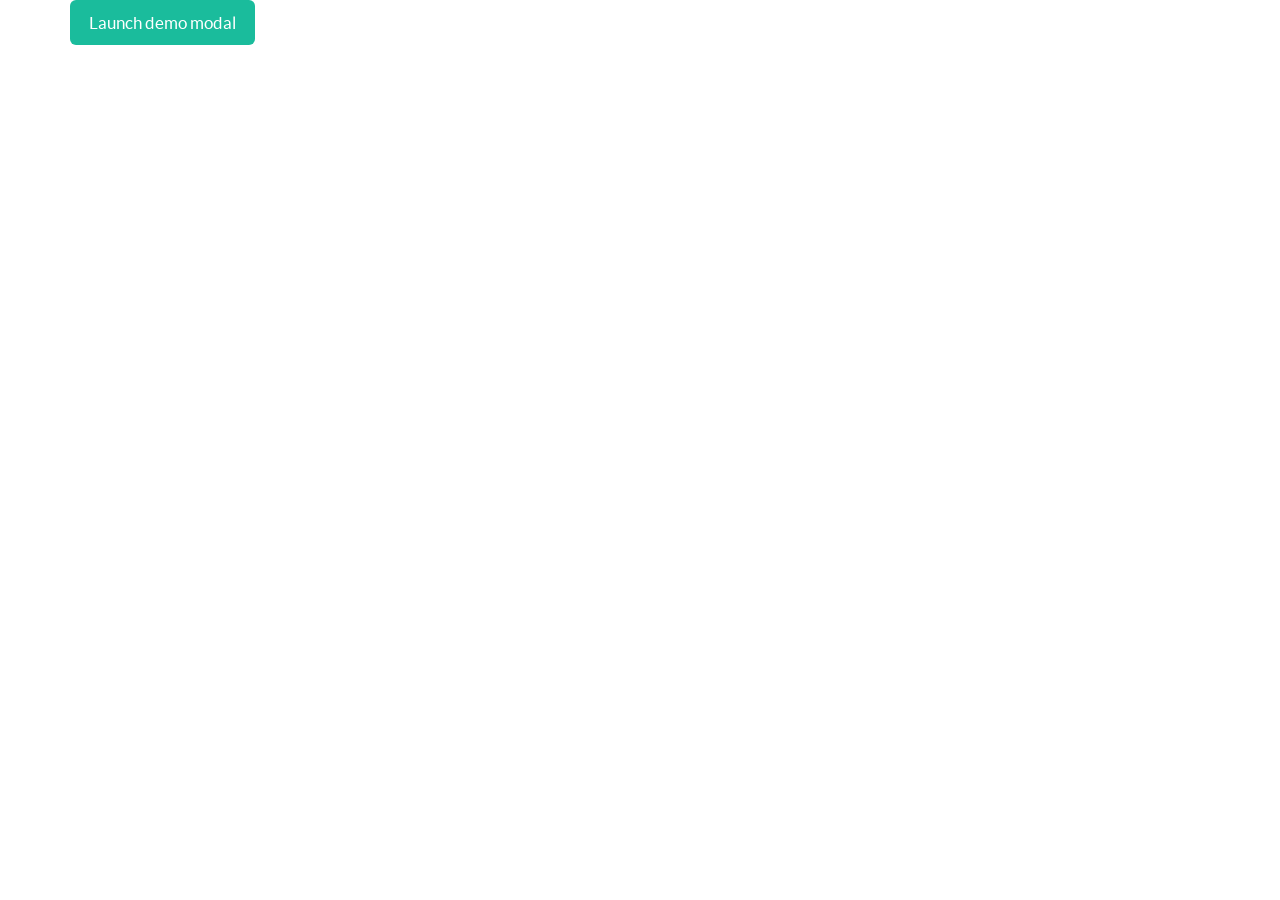
<file: PingBamProfile/images/UI/Flat-UI-Pro-1.2.5/temp/modal.html>
<!DOCTYPE html>
<html lang="en">
  <head>
    <meta charset="utf-8">
    <title>Flat UI Pro</title>
    <meta name="viewport" content="width=device-width, initial-scale=1.0">

    <!-- Loading Bootstrap -->
    <link href="../bootstrap/css/bootstrap.css" rel="stylesheet">

    <!-- Loading Flat UI -->
    <link href="../css/flat-ui.css" rel="stylesheet">

    <link rel="shortcut icon" href="images/favicon.ico">

    <!-- HTML5 shim, for IE6-8 support of HTML5 elements. All other JS at the end of file. -->
    <!--[if lt IE 9]>
      <script src="../js/html5shiv.js"></script>
      <script src="../js/respond.min.js"></script>
    <![endif]-->
  </head>
  <body> 
    <div class="container">
      <!-- Button trigger modal -->
      <button class="btn btn-primary btn-lg" data-toggle="modal" data-target="#myModal">
        Launch demo modal
      </button>

      <!-- Modal -->
      <div class="modal fade" id="myModal" tabindex="-1" role="dialog" aria-labelledby="myModalLabel" aria-hidden="true">
        <div class="modal-dialog">
          <div class="modal-content">
            <div class="modal-header">
              <button type="button" class="close fui-cross" data-dismiss="modal" aria-hidden="true"></button>
              <h4 class="modal-title" id="myModalLabel">Modal title</h4>
            </div>
            <div class="modal-body">
              <p>An error message is information displayed when an <a href="#">unexpected condition occurs</a>, usually on a computer or other device. </p>
            </div>
            <div class="modal-footer">
              <button type="button" class="btn btn-default" data-dismiss="modal">Close</button>
              <button type="button" class="btn btn-primary">Save changes</button>
            </div>
          </div>
        </div>
      </div>
    </div><!-- /.container --> 


    <!-- Load JS here for greater good =============================-->
    <script src="../js/jquery-1.8.3.min.js"></script>
    <script src="../js/jquery-ui-1.10.3.custom.min.js"></script>
    <script src="../js/jquery.ui.touch-punch.min.js"></script>
    <script src="../js/bootstrap.min.js"></script>
    <script src="../js/bootstrap-select.js"></script>
    <script src="../js/bootstrap-switch.js"></script>
    <script src="../js/flatui-checkbox.js"></script>
    <script src="../js/flatui-radio.js"></script>
    <script src="../js/jquery.tagsinput.js"></script>
    <script src="../js/jquery.placeholder.js"></script>
    <script src="../js/application.js"></script>
  </body>
</html>
</file>
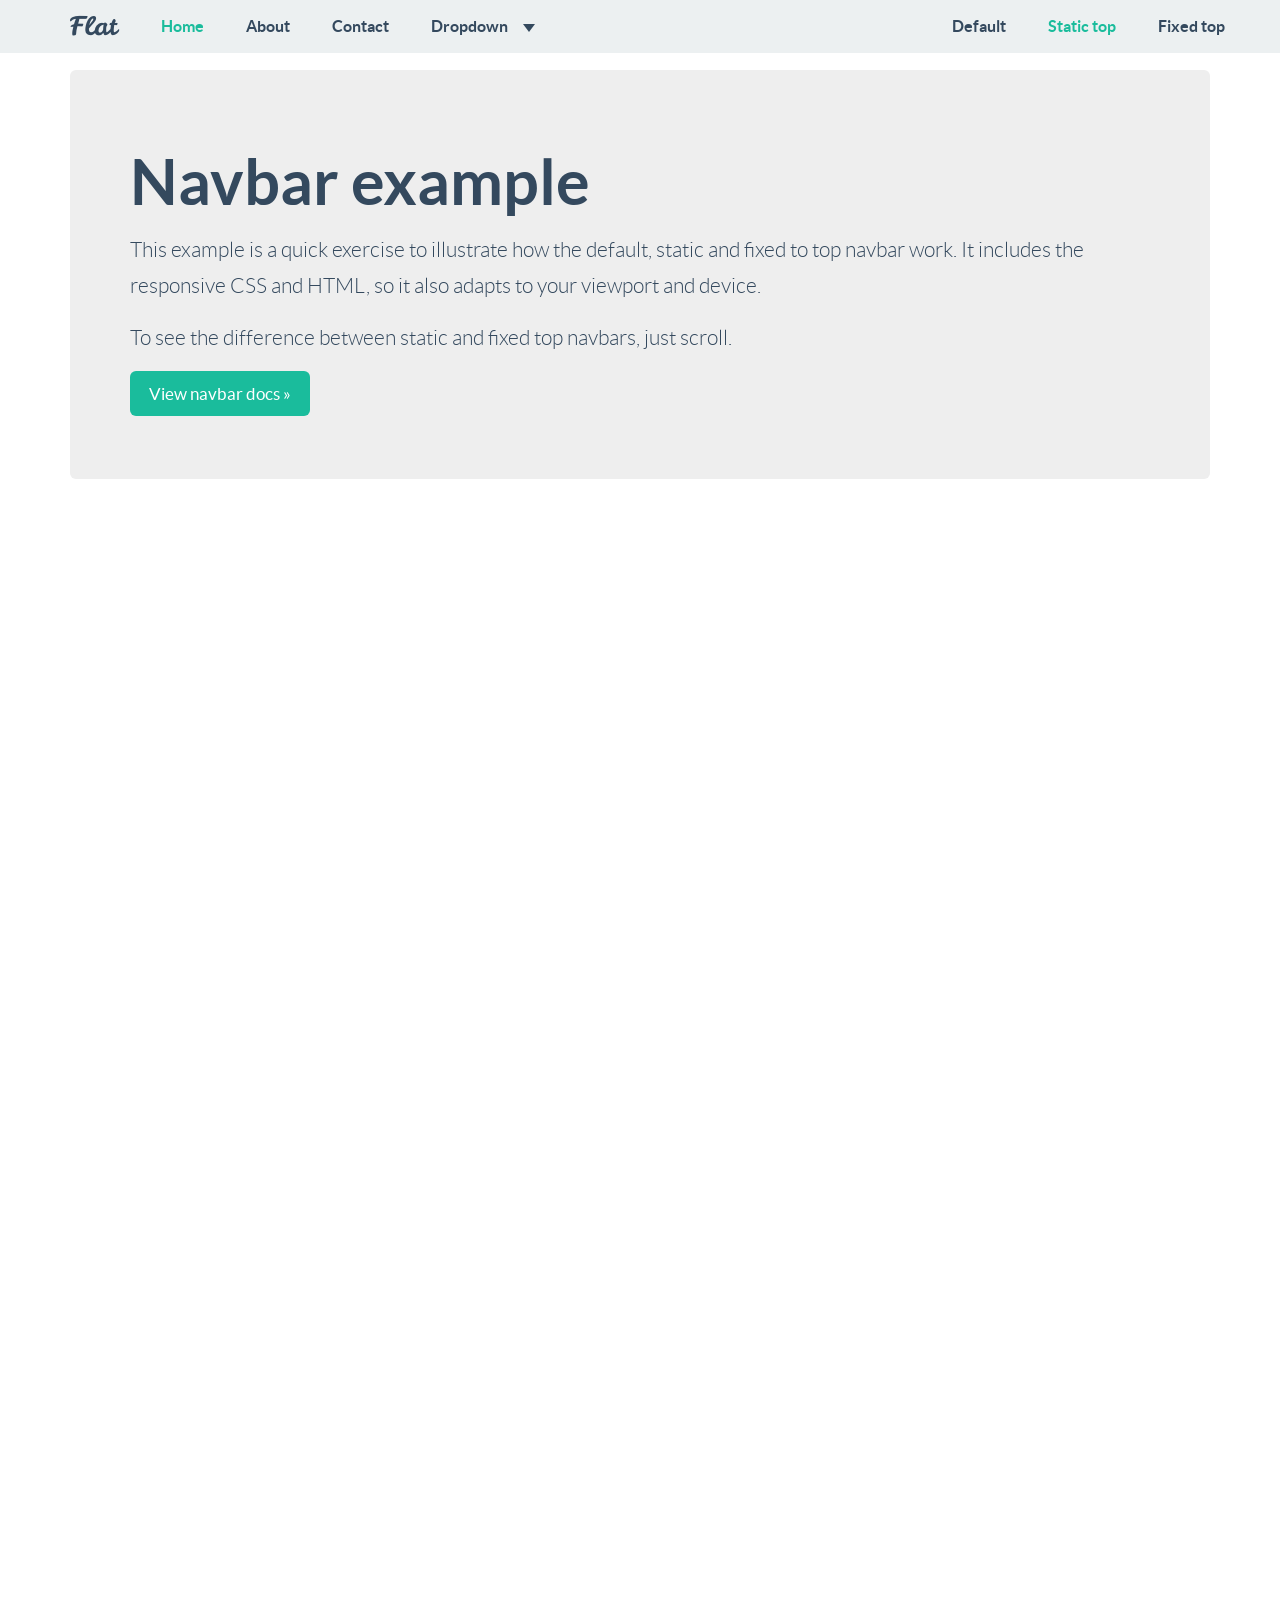
<file: PingBamProfile/images/UI/Flat-UI-Pro-1.2.5/temp/navbar-fixed-top.html>
<!DOCTYPE html>
<html lang="en">
  <head>
    <meta charset="utf-8">
    <title>Flat UI</title>
    <meta name="viewport" content="width=device-width, initial-scale=1.0">

    <!-- Loading Bootstrap -->
    <link href="../bootstrap/css/bootstrap.css" rel="stylesheet">

    <!-- Loading Flat UI -->
    <link href="../css/flat-ui.css" rel="stylesheet">

    <link rel="shortcut icon" href="../images/favicon.ico">

    <!-- HTML5 shim, for IE6-8 support of HTML5 elements. All other JS at the end of file. -->
    <!--[if lt IE 9]>
      <script src="js/html5shiv.js"></script>
    <![endif]-->
  </head>
  <body>
  	<style>
	  	body {
			  min-height: 2000px;
			  padding-top: 70px;
			}
  	</style>
    
		<!-- Static navbar -->
    <div class="navbar navbar-default navbar-fixed-top" role="navigation">
      <div class="container">
        <div class="navbar-header">
          <button type="button" class="navbar-toggle" data-toggle="collapse" data-target=".navbar-collapse">
            <span class="sr-only">Toggle navigation</span>
          </button>
          <a class="navbar-brand" href="#"><span class="fui-flat"></span></a>
        </div>
        <div class="navbar-collapse collapse">
          <ul class="nav navbar-nav">
            <li class="active"><a href="#">Home</a></li>
            <li><a href="#about">About</a></li>
            <li><a href="#contact">Contact</a></li>
            <li class="dropdown">
              <a href="#" class="dropdown-toggle" data-toggle="dropdown">Dropdown <b class="caret"></b></a>
              <span class="dropdown-arrow"></span>
              <ul class="dropdown-menu">
                <li><a href="#">Action</a></li>
                <li><a href="#">Another action</a></li>
                <li><a href="#">Something else here</a></li>
                <li class="divider"></li>
                <li class="dropdown-header">Nav header</li>
                <li><a href="#">Separated link</a></li>
                <li><a href="#">One more separated link</a></li>
              </ul>
            </li>
          </ul>
          <ul class="nav navbar-nav navbar-right">
            <li><a href="../navbar/">Default</a></li>
            <li class="active"><a href="./">Static top</a></li>
            <li><a href="../navbar-fixed-top/">Fixed top</a></li>
          </ul>
        </div><!--/.nav-collapse -->
      </div>
    </div>


    <div class="container">

      <!-- Main component for a primary marketing message or call to action -->
      <div class="jumbotron">
        <h1>Navbar example</h1>
        <p>This example is a quick exercise to illustrate how the default, static and fixed to top navbar work. It includes the responsive CSS and HTML, so it also adapts to your viewport and device.</p>
        <p>To see the difference between static and fixed top navbars, just scroll.</p>
        <p>
          <a class="btn btn-lg btn-primary" href="../../components/#navbar" role="button">View navbar docs &raquo;</a>
        </p>
      </div>

    </div> <!-- /container -->

    <!-- Load JS here for greater good =============================-->
    <script src="../js/jquery-1.8.3.min.js"></script>
    <script src="../js/jquery-ui-1.10.3.custom.min.js"></script>
    <script src="../js/jquery.ui.touch-punch.min.js"></script>
    <script src="../js/bootstrap.min.js"></script>
    <script src="../js/bootstrap-select.js"></script>
    <script src="../js/bootstrap-switch.js"></script>
    <script src="../js/flatui-checkbox.js"></script>
    <script src="../js/flatui-radio.js"></script>
    <script src="../js/jquery.tagsinput.js"></script>
    <script src="../js/jquery.placeholder.js"></script>
    <script src="../js/application.js"></script>
  </body>
</html>
</file>
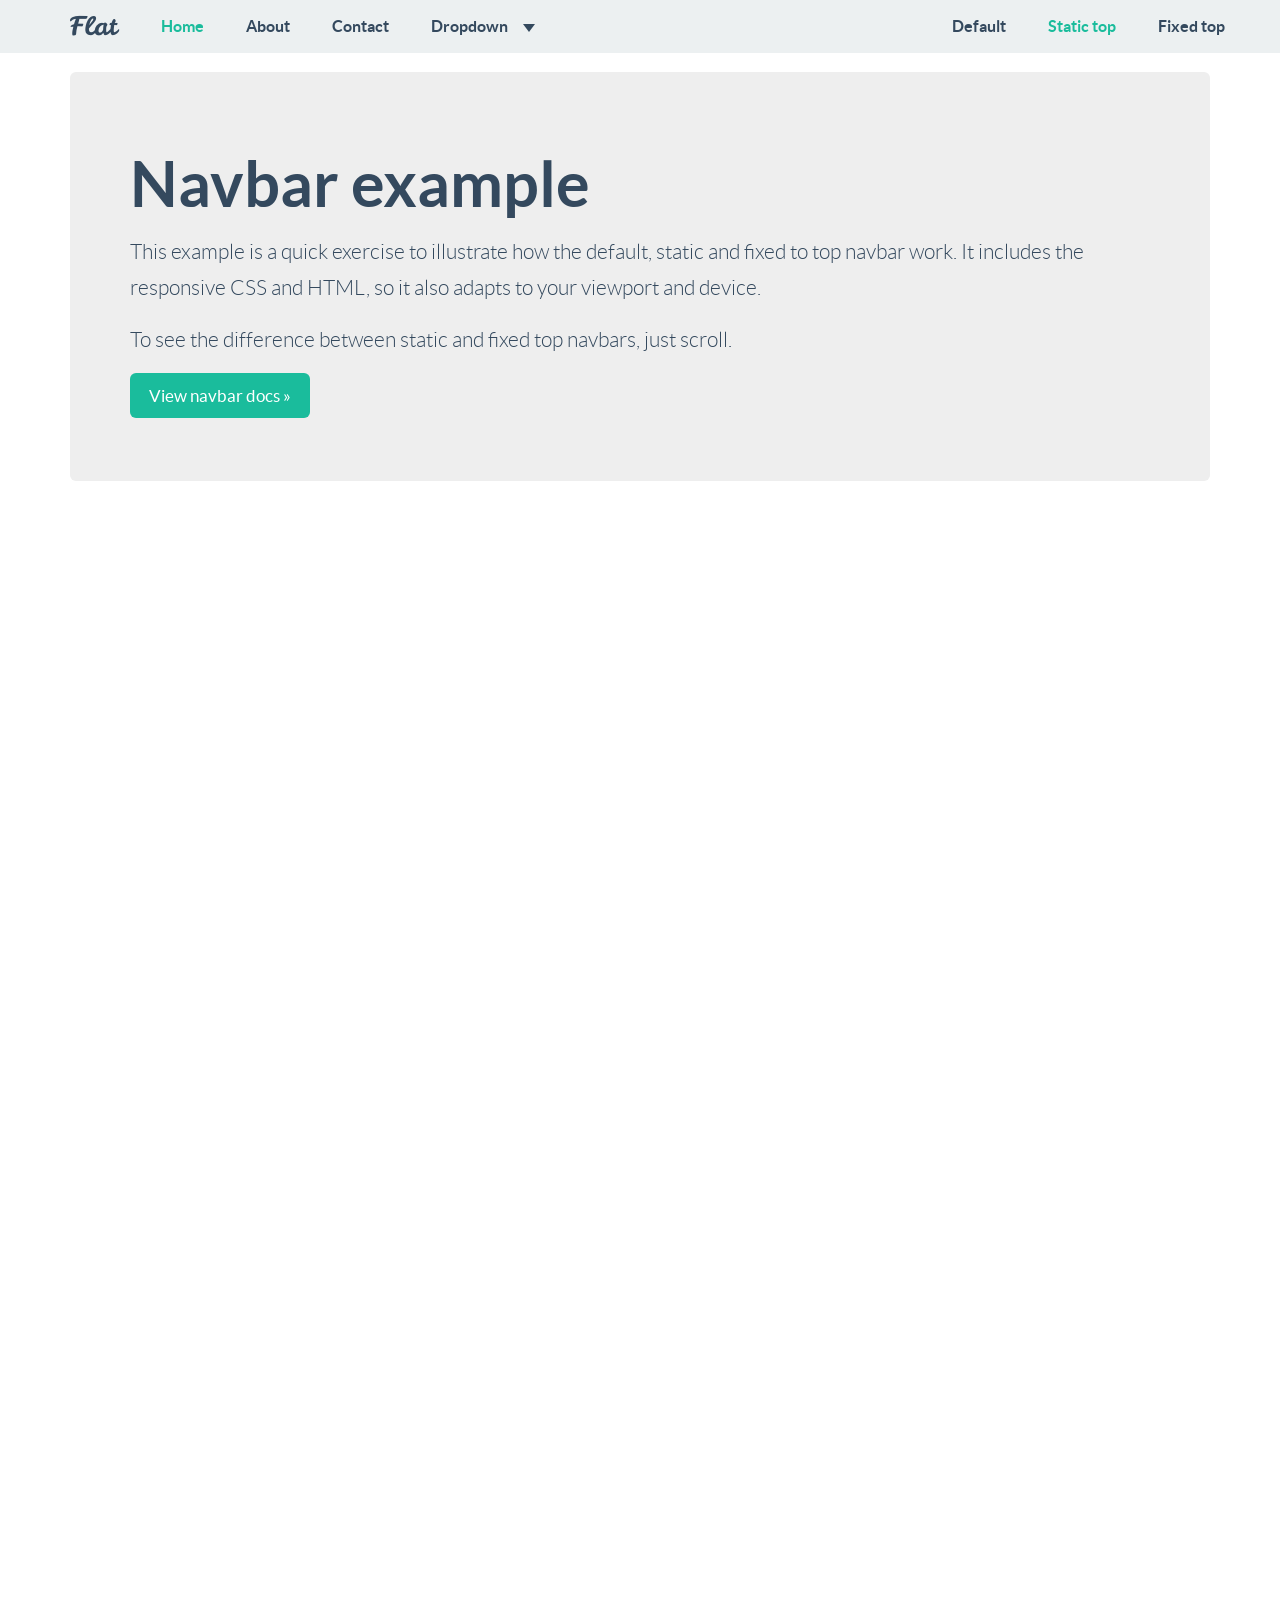
<file: PingBamProfile/images/UI/Flat-UI-Pro-1.2.5/temp/navbar-static-top.html>
<!DOCTYPE html>
<html lang="en">
  <head>
    <meta charset="utf-8">
    <title>Flat UI</title>
    <meta name="viewport" content="width=device-width, initial-scale=1.0">

    <!-- Loading Bootstrap -->
    <link href="../bootstrap/css/bootstrap.css" rel="stylesheet">

    <!-- Loading Flat UI -->
    <link href="../css/flat-ui.css" rel="stylesheet">

    <link rel="shortcut icon" href="../images/favicon.ico">

    <!-- HTML5 shim, for IE6-8 support of HTML5 elements. All other JS at the end of file. -->
    <!--[if lt IE 9]>
      <script src="js/html5shiv.js"></script>
    <![endif]-->
  </head>
  <body>
  	<style>
	  	body {
			  min-height: 2000px;
			}
			
			.navbar-static-top {
			  margin-bottom: 19px;
			}
  	</style>
    
		<!-- Static navbar -->
    <div class="navbar navbar-default navbar-static-top" role="navigation">
      <div class="container">
        <div class="navbar-header">
          <button type="button" class="navbar-toggle" data-toggle="collapse" data-target=".navbar-collapse">
            <span class="sr-only">Toggle navigation</span>
          </button>
          <a class="navbar-brand" href="#"><span class="fui-flat"></span></a>
        </div>
        <div class="navbar-collapse collapse">
          <ul class="nav navbar-nav">
            <li class="active"><a href="#">Home</a></li>
            <li><a href="#about">About</a></li>
            <li><a href="#contact">Contact</a></li>
            <li class="dropdown">
              <a href="#" class="dropdown-toggle" data-toggle="dropdown">Dropdown <b class="caret"></b></a>
              <span class="dropdown-arrow"></span>
              <ul class="dropdown-menu">
                <li><a href="#">Action</a></li>
                <li><a href="#">Another action</a></li>
                <li><a href="#">Something else here</a></li>
                <li class="divider"></li>
                <li class="dropdown-header">Nav header</li>
                <li><a href="#">Separated link</a></li>
                <li><a href="#">One more separated link</a></li>
              </ul>
            </li>
          </ul>
          <ul class="nav navbar-nav navbar-right">
            <li><a href="../navbar/">Default</a></li>
            <li class="active"><a href="./">Static top</a></li>
            <li><a href="../navbar-fixed-top/">Fixed top</a></li>
          </ul>
        </div><!--/.nav-collapse -->
      </div>
    </div>


    <div class="container">

      <!-- Main component for a primary marketing message or call to action -->
      <div class="jumbotron">
        <h1>Navbar example</h1>
        <p>This example is a quick exercise to illustrate how the default, static and fixed to top navbar work. It includes the responsive CSS and HTML, so it also adapts to your viewport and device.</p>
        <p>To see the difference between static and fixed top navbars, just scroll.</p>
        <p>
          <a class="btn btn-lg btn-primary" href="../../components/#navbar" role="button">View navbar docs &raquo;</a>
        </p>
      </div>

    </div> <!-- /container -->

    <!-- Load JS here for greater good =============================-->
    <script src="../js/jquery-1.8.3.min.js"></script>
    <script src="../js/jquery-ui-1.10.3.custom.min.js"></script>
    <script src="../js/jquery.ui.touch-punch.min.js"></script>
    <script src="../js/bootstrap.min.js"></script>
    <script src="../js/bootstrap-select.js"></script>
    <script src="../js/bootstrap-switch.js"></script>
    <script src="../js/flatui-checkbox.js"></script>
    <script src="../js/flatui-radio.js"></script>
    <script src="../js/jquery.tagsinput.js"></script>
    <script src="../js/jquery.placeholder.js"></script>
    <script src="../js/application.js"></script>
  </body>
</html>
</file>
<file: PingBamProfile/images/UI/Flat-UI-Pro-1.1.4/css/demo.css>
/* 62px */
/* 52px */
/* 40px */
/* 29px */
/* 28px */
/* 24px */
.inline-block {
  display: inline-block;
  zoom: 1;
  *display: inline;
}
.clearfix {
  *zoom: 1;
}
.clearfix:before,
.clearfix:after {
  display: table;
  content: "";
}
.clearfix:after {
  clear: both;
}
.drop-ie-gradient {
  filter: unquote("progid:DXImageTransform.Microsoft.gradient(enabled = false)");
}
.dropdown-arrow-inverse {
  border-bottom-color: #34495e !important;
  border-top-color: #34495e !important;
}
.demo-headline {
  color: #1abc9c;
  font-size: 142px !important;
  font-weight: 600;
  line-height: 1.1;
  margin-bottom: 50px;
  padding: 40px 0;
  text-align: center;
  word-wrap: break-word;
}
.demo-row {
  margin: 0 auto;
  padding: 0 20px 50px;
  width: 900px;
  *zoom: 1;
}
.demo-row:before,
.demo-row:after {
  display: table;
  content: "";
}
.demo-row:after {
  clear: both;
}
.demo-row.typography-row .demo-content {
  position: relative;
  float: none;
  margin-left: 20px;
  width: auto;
  padding-left: 265px;
}
.demo-row.typography-row .header-note,
.demo-row.typography-row .text-note {
  display: block;
  width: 260px;
  position: absolute;
  bottom: 10px;
  left: 0;
  font-size: 13px;
  line-height: 13px;
  color: #c0c1c2;
  font-weight: 400;
}
.demo-row.typography-row .text-note {
  bottom: auto;
  top: 10px;
}
.demo-row.menu-row {
  padding: 50px 20px 0;
}
.demo-col {
  float: left;
  margin: 0 20px;
  width: 270px;
}
.demo-content {
  float: left;
  margin-left: 20px;
  width: 580px;
}
.demo-content.demo-content-article {
  font-size: 17.99px;
}
.demo-content.demo-content-article p {
  margin-bottom: 20px;
}
.demo-content.demo-content-article ul {
  list-style-type: none;
  margin-left: 0;
}
.demo-content.demo-content-article li {
  line-height: 26.985px;
  padding: 0 0 5px;
}
.demo-content-wide {
  clear: both;
  margin: 0 20px;
}
.demo-title {
  float: left;
  margin: -10px 20px 10px;
  width: 240px;
  font-size: 24.5px;
  line-height: 40px;
}
.demo-title h1,
.demo-title h2,
.demo-title h3,
.demo-title h4 {
  margin-top: 0;
}
.demo-title h1,
.demo-title h2,
.demo-title h3 {
  line-height: 40px !important;
}
.demo-title h3 {
  font-size: 24.5px !important;
}
.demo-title small {
  color: #c0c1c2;
  font-size: 13px;
  font-weight: 400;
}
.demo-buttons .btn,
.demo-inputs .control-group {
  margin-bottom: 20px;
}
.demo-navigation .demo-title {
  margin-top: 10px;
}
.demo-pager {
  margin-top: -10px;
}
.demo-tooltips {
  height: 100px;
}
.demo-tooltips .tooltip {
  left: -8px !important;
  position: relative !important;
  top: -8px !important;
}
.demo-tooltips .tooltip-inner {
  max-width: 100%;
  width: auto;
}
.demo-popovers .popover {
  display: block;
  margin: 0 13px 0 -3px;
  position: relative;
  width: auto;
}
.demo-social-buttons .btn {
  clear: left;
  float: left;
  margin-bottom: 17px;
}
.demo-headings {
  margin-bottom: 12px;
}
.demo-tiles {
  margin-bottom: 46px;
}
.demo-icons {
  font-size: 32px;
  margin-left: -15px;
}
.demo-icons > span {
  display: inline-block;
  margin: 0 0 32px 35px;
  width: 32px;
}
@media (max-width: 480px) {
  .demo-icons > span {
    margin-left: 16px;
    margin-right: 16px;
  }
}
.demo-icons-tooltip {
  bottom: 0;
  color: #c2c8cf;
  font-size: 12px;
  left: 100%;
  margin-left: 0 !important;
  position: absolute;
  width: 80px;
}
.demo-inline {
  display: inline-block;
}
#appendedInputButton-01 {
  width: 188px;
}
#appendedInputButton-02 {
  width: 197px;
}
#appendedInputButton-04 {
  width: 211px;
}
#datepicker-01 {
  width: 223px;
}
#prependedInput-01,
#prependedInput-02,
#prependedInput-03,
#prependedInput-04 {
  width: 212px;
}
#appendedInputButton-03 {
  width: 162px;
}
#search-query-1 {
  width: 215px;
}
#search-query-2,
#search-query-5 {
  width: 211px;
}
#search-query-3 {
  width: 216px;
}
#search-query-4,
#search-query-7 {
  width: 219px;
}
#search-query-6 {
  width: 214px;
}
#search-query-8,
#search-query-9 {
  width: 226px;
}
.demo-col .ui-spinner {
  max-width: 221px;
}
.demo-illustrations {
  margin-top: 40px;
}
.demo-illustrations .demo-content-wide {
  margin: 0 0 0 -66px;
  padding-top: 20px;
}
.demo-illustrations .demo-content-wide > div {
  float: left;
  width: 100px;
  height: 100px;
  margin: 0 0 80px 87px;
  text-align: center;
}
.demo-illustrations img {
  display: inline-block;
  max-height: 100px;
  max-width: 100px;
  vertical-align: baseline;
}
.demo-dialog input.flat {
  width: 286px;
}
@media (max-width: 1023px) {
  .demo-dialog input.flat {
    width: 200px;
  }
}
@media (max-width: 767px) {
  .demo-dialog input.flat {
    width: 100%;
  }
}
.static-modal-backdrop {
  background-color: #243342;
  padding: 62px 14px;
  margin-bottom: 50px;
}
.demo-sidebar {
  height: 100%;
  left: 0;
  margin: 0;
  list-style-type: none;
  overflow: auto;
  position: fixed;
  top: 0;
  width: 150px;
  z-index: 10000;
  background-color: #f3f4f5;
  -webkit-backface-visibility: hidden;
  -webkit-font-smoothing: subpixel-antialiased;
}
.demo-sidebar li:first-child a {
  padding-top: 20px;
}
.demo-sidebar a {
  display: block;
  padding: 7px 20px;
}
@media (max-width: 767px) {
  .hide-on-tablets {
    display: none;
  }
  .demo-row {
    margin-bottom: 0;
    margin-left: 0;
    padding-left: 0;
    padding-right: 0;
    width: auto;
  }
  .demo-col,
  .demo-content,
  .demo-content-wide,
  .demo-title {
    float: none;
    margin: 0 0 18px !important;
    padding: 0 !important;
    width: auto;
  }
  .demo-headline {
    font-size: 65.002px !important;
    text-align: left;
  }
  .demo-inline {
    display: block;
  }
  .demo-navigation .btn-toolbar {
    margin: 0;
  }
  .demo-navigation .pager,
  .demo-navigation .mll.pvm {
    display: block;
    margin: 0 0 20px;
    padding: 0;
  }
  .typography-row .header-note,
  .typography-row .text-note {
    position: static !important;
    margin: 0 0 10px;
  }
  .static-modal-backdrop {
    margin-left: -20px;
    margin-right: -20px;
  }
}
</file>
<file: PingBamProfile/images/UI/Flat-UI-Pro-1.1.4/css/flat-ui.css>
@import url("https://fonts.googleapis.com/css?family=Lato:400,700,700italic,900,400italic,300");
@font-face {
  font-family: "Flat-UI-Icons";
  src: url("../fonts/Flat-UI-Icons.eot");
  src: url("../fonts/Flat-UI-Icons.eot?#iefix") format("embedded-opentype"), url("../fonts/Flat-UI-Icons.woff") format("woff"), url("../fonts/Flat-UI-Icons.ttf") format("truetype"), url("../fonts/Flat-UI-Icons.svg#Flat-UI-Icons") format("svg");
  font-weight: normal;
  font-style: normal;
}
/* Use the following CSS code if you want to use data attributes for inserting your icons */
[data-icon]:before {
  font-family: 'Flat-UI-Icons';
  content: attr(data-icon);
  speak: none;
  font-weight: normal;
  font-variant: normal;
  text-transform: none;
  -webkit-font-smoothing: antialiased;
}
/* Use the following CSS code if you want to have a class per icon */
/*
Instead of a list of all class selectors,
you can use the generic selector below, but it's slower:
[class*="fui-"] {
*/
.fui-triangle-up,
.fui-triangle-up-small,
.fui-triangle-right-large,
.fui-triangle-left-large,
.fui-triangle-down,
.fui-info,
.fui-alert,
.fui-question,
.fui-window,
.fui-windows,
.fui-arrow-right,
.fui-arrow-left,
.fui-loop,
.fui-cmd,
.fui-mic,
.fui-triangle-down-small,
.fui-check-inverted,
.fui-heart,
.fui-location,
.fui-plus,
.fui-check,
.fui-cross,
.fui-list,
.fui-new,
.fui-video,
.fui-photo,
.fui-volume,
.fui-time,
.fui-eye,
.fui-chat,
.fui-home,
.fui-upload,
.fui-search,
.fui-user,
.fui-mail,
.fui-lock,
.fui-power,
.fui-star,
.fui-calendar,
.fui-gear,
.fui-book,
.fui-exit,
.fui-trash,
.fui-folder,
.fui-bubble,
.fui-cross-inverted,
.fui-plus-inverted,
.fui-export,
.fui-radio-unchecked,
.fui-radio-checked,
.fui-checkbox-unchecked,
.fui-checkbox-checked,
.fui-flat,
.fui-calendar-solid,
.fui-star-2,
.fui-credit-card,
.fui-clip,
.fui-link,
.fui-pause,
.fui-play,
.fui-tag,
.fui-document,
.fui-image,
.fui-facebook,
.fui-youtube,
.fui-vimeo,
.fui-twitter,
.fui-stumbleupon,
.fui-spotify,
.fui-skype,
.fui-pinterest,
.fui-path,
.fui-myspace,
.fui-linkedin,
.fui-googleplus,
.fui-dribbble,
.fui-blogger,
.fui-behance,
.fui-list-thumbnailed,
.fui-list-small-thumbnails,
.fui-list-numbered,
.fui-list-large-thumbnails,
.fui-list-columned,
.fui-list-bulleted {
  display: inline-block;
  font-family: 'Flat-UI-Icons';
  speak: none;
  font-style: normal;
  font-weight: normal;
  font-variant: normal;
  text-transform: none;
  -webkit-font-smoothing: antialiased;
}
.fui-triangle-up:before {
  content: "\e000";
}
.fui-triangle-up-small:before {
  content: "\e001";
}
.fui-triangle-right-large:before {
  content: "\e002";
}
.fui-triangle-left-large:before {
  content: "\e003";
}
.fui-triangle-down:before {
  content: "\e004";
}
.fui-info:before {
  content: "\e016";
}
.fui-alert:before {
  content: "\e017";
}
.fui-question:before {
  content: "\e018";
}
.fui-window:before {
  content: "\e019";
}
.fui-windows:before {
  content: "\e01a";
}
.fui-arrow-right:before {
  content: "\e02c";
}
.fui-arrow-left:before {
  content: "\e02d";
}
.fui-loop:before {
  content: "\e02e";
}
.fui-cmd:before {
  content: "\e02f";
}
.fui-mic:before {
  content: "\e030";
}
.fui-triangle-down-small:before {
  content: "\e005";
}
.fui-check-inverted:before {
  content: "\e006";
}
.fui-heart:before {
  content: "\e007";
}
.fui-location:before {
  content: "\e008";
}
.fui-plus:before {
  content: "\e009";
}
.fui-check:before {
  content: "\e00a";
}
.fui-cross:before {
  content: "\e00b";
}
.fui-list:before {
  content: "\e00c";
}
.fui-new:before {
  content: "\e00d";
}
.fui-video:before {
  content: "\e00e";
}
.fui-photo:before {
  content: "\e00f";
}
.fui-volume:before {
  content: "\e010";
}
.fui-time:before {
  content: "\e011";
}
.fui-eye:before {
  content: "\e012";
}
.fui-chat:before {
  content: "\e013";
}
.fui-home:before {
  content: "\e015";
}
.fui-upload:before {
  content: "\e01b";
}
.fui-search:before {
  content: "\e01c";
}
.fui-user:before {
  content: "\e01d";
}
.fui-mail:before {
  content: "\e01e";
}
.fui-lock:before {
  content: "\e01f";
}
.fui-power:before {
  content: "\e020";
}
.fui-star:before {
  content: "\e021";
}
.fui-calendar:before {
  content: "\e023";
}
.fui-gear:before {
  content: "\e024";
}
.fui-book:before {
  content: "\e025";
}
.fui-exit:before {
  content: "\e026";
}
.fui-trash:before {
  content: "\e027";
}
.fui-folder:before {
  content: "\e028";
}
.fui-bubble:before {
  content: "\e029";
}
.fui-cross-inverted:before {
  content: "\e02a";
}
.fui-plus-inverted:before {
  content: "\e031";
}
.fui-export:before {
  content: "\e014";
}
.fui-radio-unchecked:before {
  content: "\e02b";
}
.fui-radio-checked:before {
  content: "\e032";
}
.fui-checkbox-unchecked:before {
  content: "\e033";
}
.fui-checkbox-checked:before {
  content: "\e034";
}
.fui-flat:before {
  content: "\e035";
}
.fui-calendar-solid:before {
  content: "\e022";
}
.fui-star-2:before {
  content: "\e036";
}
.fui-credit-card:before {
  content: "\e037";
}
.fui-clip:before {
  content: "\e038";
}
.fui-link:before {
  content: "\e039";
}
.fui-pause:before {
  content: "\e03b";
}
.fui-play:before {
  content: "\e03c";
}
.fui-tag:before {
  content: "\e03d";
}
.fui-document:before {
  content: "\e03e";
}
.fui-image:before {
  content: "\e03a";
}
.fui-facebook:before {
  content: "\e03f";
}
.fui-youtube:before {
  content: "\e040";
}
.fui-vimeo:before {
  content: "\e041";
}
.fui-twitter:before {
  content: "\e042";
}
.fui-stumbleupon:before {
  content: "\e043";
}
.fui-spotify:before {
  content: "\e044";
}
.fui-skype:before {
  content: "\e045";
}
.fui-pinterest:before {
  content: "\e046";
}
.fui-path:before {
  content: "\e047";
}
.fui-myspace:before {
  content: "\e048";
}
.fui-linkedin:before {
  content: "\e049";
}
.fui-googleplus:before {
  content: "\e04a";
}
.fui-dribbble:before {
  content: "\e04c";
}
.fui-blogger:before {
  content: "\e04d";
}
.fui-behance:before {
  content: "\e04e";
}
.fui-list-thumbnailed:before {
  content: "\e04b";
}
.fui-list-small-thumbnails:before {
  content: "\e04f";
}
.fui-list-numbered:before {
  content: "\e050";
}
.fui-list-large-thumbnails:before {
  content: "\e051";
}
.fui-list-columned:before {
  content: "\e052";
}
.fui-list-bulleted:before {
  content: "\e053";
}
/* 62px */
/* 52px */
/* 40px */
/* 29px */
/* 28px */
/* 24px */
.inline-block {
  display: inline-block;
  zoom: 1;
  *display: inline;
}
.clearfix {
  *zoom: 1;
}
.clearfix:before,
.clearfix:after {
  display: table;
  content: "";
}
.clearfix:after {
  clear: both;
}
.drop-ie-gradient {
  filter: unquote("progid:DXImageTransform.Microsoft.gradient(enabled = false)");
}
.dropdown-arrow-inverse {
  border-bottom-color: #34495e !important;
  border-top-color: #34495e !important;
}
body {
  color: #34495e;
  font-family: 'Lato', sans-serif;
  font-size: 14px;
  line-height: 1.231;
}
input,
button,
select,
textarea {
  font-family: 'Lato', sans-serif;
  font-size: 14px;
}
a {
  color: #16a085;
  text-decoration: none;
  -webkit-transition: 0.25s;
  -moz-transition: 0.25s;
  -o-transition: 0.25s;
  transition: 0.25s;
  -webkit-backface-visibility: hidden;
}
a:hover {
  color: #1abc9c;
  text-decoration: none;
}
h1,
.h1 {
  font-size: 62.006px /* 64px */;
}
h2,
.h2 {
  font-size: 51.996px /* 52px */;
}
h3,
.h3 {
  font-size: 39.998000000000005px /* 40px */;
}
h4,
.h4 {
  font-size: 28.994000000000003px /* 29px */;
}
h5,
.h5 {
  font-size: 28px /* 28px */;
}
h6,
.h6 {
  font-size: 23.996px /* 24px */;
}
h1,
.h1,
h2,
.h2,
h3,
.h3,
h4,
.h4,
h5,
.h5,
h6,
.h6 {
  line-height: 1.2em;
}
h1 {
  font-weight: 700;
}
h2 {
  font-weight: 700;
  margin-bottom: 2px;
}
h3 {
  font-weight: 700;
  margin-bottom: 4px;
  margin-top: 2px;
}
h4 {
  font-weight: 500;
  margin-top: 4px;
}
h5 {
  font-weight: 500;
}
h6 {
  font-weight: normal;
}
p {
  font-size: 18.004px;
  /* 18px */

  line-height: 1.722169;
  /* 31px */

}
.lead {
  font-size: 28px;
  /* 28px */

  line-height: 1.4642745000000001;
  /* 41px */

  font-weight: 300;
}
small {
  font-size: 84%;
  /* 15px */

  line-height: 2.050846;
  /* 31px */

}
blockquote {
  position: relative;
  border-left: none;
  padding-left: 19px;
}
blockquote:before {
  position: absolute;
  left: 0;
  width: 3px;
  height: 100%;
  top: 0;
  bottom: 0;
  background-color: #ebedee;
  content: "";
  -webkit-border-radius: 2px;
  -moz-border-radius: 2px;
  border-radius: 2px;
}
blockquote p {
  font-size: 20.006px;
  line-height: 1.549829;
  font-weight: normal;
  margin-bottom: .4em;
}
blockquote small {
  font-size: 18.004px;
  line-height: 1.722169;
  font-style: italic;
  color: #34495e;
}
blockquote small:before {
  content: "";
}
.img-rounded {
  -webkit-border-radius: 5px;
  -moz-border-radius: 5px;
  border-radius: 5px;
}
.img-comment {
  font-size: 14.994px;
  line-height: 1.231;
  font-style: italic;
  margin: 24px 0;
}
.prettyprint {
  background-color: transparent;
  border-color: #e7e9ec;
  border-radius: 6px;
  border-width: 2px;
  overflow: auto;
  word-wrap: normal;
  white-space: pre;
}
.prettyprint.linenums {
  overflow: visible;
  white-space: pre;
  white-space: pre-wrap;
  word-wrap: break-word;
}
.text-primary {
  color: #1abc9c;
}
a.text-primary:hover,
a.text-primary:focus {
  color: #15967d;
}
.text-success {
  color: #2ecc71;
}
a.text-success:hover,
a.text-success:focus {
  color: #25a35a;
}
.text-danger {
  color: #e74c3c;
}
a.text-danger:hover,
a.text-danger:focus {
  color: #b93d30;
}
.text-warning {
  color: #f1c40f;
}
a.text-warning:hover,
a.text-warning:focus {
  color: #c19d0c;
}
.text-info {
  color: #3498db;
}
a.text-info:hover,
a.text-info:focus {
  color: #2a7aaf;
}
.text-inverse {
  color: #ffffff;
}
a.text-inverse:hover,
a.text-inverse:focus {
  color: #cccccc;
}
.muted {
  color: #bdc3c7;
}
a.muted:hover,
a.muted:focus {
  color: #979c9f;
}
.btn,
.btn-group > .btn,
.btn-group > .dropdown-menu,
.btn-group > .popover {
  font-size: 14.994px;
  /* 15px */

  font-weight: 500;
}
.btn {
  border: none;
  background: #bdc3c7;
  color: #ffffff;
  padding: 9px 12px 10px;
  line-height: 22px;
  text-decoration: none;
  text-shadow: none;
  -webkit-border-radius: 6px;
  -moz-border-radius: 6px;
  border-radius: 6px;
  -webkit-box-shadow: none;
  -moz-box-shadow: none;
  box-shadow: none;
  -webkit-transition: 0.25s;
  -moz-transition: 0.25s;
  -o-transition: 0.25s;
  transition: 0.25s;
  -webkit-backface-visibility: hidden;
}
.btn:hover,
.btn:focus,
.btn-group:focus .btn.dropdown-toggle {
  background-color: #cacfd2;
  color: #ffffff;
  outline: none;
  -webkit-transition: 0.25s;
  -moz-transition: 0.25s;
  -o-transition: 0.25s;
  transition: 0.25s;
  -webkit-backface-visibility: hidden;
}
.btn:active,
.btn-group.open .btn.dropdown-toggle,
.btn.active {
  background-color: #a1a6a9;
  color: rgba(255, 255, 255, 0.75);
  -webkit-box-shadow: none;
  -moz-box-shadow: none;
  box-shadow: none;
}
.btn.disabled,
.btn[disabled] {
  background-color: #bdc3c7;
  color: rgba(255, 255, 255, 0.75);
  -webkit-box-shadow: none;
  -moz-box-shadow: none;
  box-shadow: none;
  opacity: 0.7;
  filter: alpha(opacity=70);
}
.btn.btn-huge {
  font-size: 21.994px;
  /* 22px */

  line-height: 22px;
  padding: 15px 20px 16px;
}
.btn.btn-huge > [class^="fui-"] {
  top: 1px;
}
.btn.btn-huge > [class^="fui-"].pull-right {
  margin-right: -2px;
}
.btn.btn-large {
  font-size: 16.996px;
  /* 17px */

  line-height: 20px;
  padding: 12px 18px 13px;
}
.btn.btn-large > [class^="fui-"] {
  top: 0;
}
.btn.btn-large > [class^="fui-"].pull-right {
  margin-right: -2px;
}
.btn.btn-small {
  font-size: 12.992px;
  /* 13px */

  line-height: 20px;
  padding: 6px 13px 8px;
}
.btn.btn-small > [class^="fui-"] {
  top: 1px;
}
.btn.btn-mini {
  font-size: 11.998px;
  /* 12px */

  padding: 8px 13px 9px;
  line-height: 1.2;
}
.btn.btn-mini > [class^="fui-"] {
  top: 0;
}
.btn.btn-embossed {
  -webkit-box-shadow: inset 0 -2px 0 rgba(0, 0, 0, 0.15);
  -moz-box-shadow: inset 0 -2px 0 rgba(0, 0, 0, 0.15);
  box-shadow: inset 0 -2px 0 rgba(0, 0, 0, 0.15);
}
.btn.btn-embossed.active,
.btn.btn-embossed:active {
  -webkit-box-shadow: inset 0 2px 0 rgba(0, 0, 0, 0.15);
  -moz-box-shadow: inset 0 2px 0 rgba(0, 0, 0, 0.15);
  box-shadow: inset 0 2px 0 rgba(0, 0, 0, 0.15);
}
.btn.btn-wide {
  min-width: 140px;
  padding-left: 30px;
  padding-right: 30px;
}
.btn.btn-primary {
  background-color: #1abc9c;
}
.btn.btn-primary:hover,
.btn.btn-primary:focus,
.btn-group:focus .btn.btn-primary.dropdown-toggle {
  background-color: #48c9b0;
}
.btn.btn-primary:active,
.btn-group.open .btn.btn-primary.dropdown-toggle,
.btn.btn-primary.active {
  background-color: #16a085;
}
.btn.btn-info {
  background-color: #3498db;
}
.btn.btn-info:hover,
.btn.btn-info:focus,
.btn-group:focus .btn.btn-info.dropdown-toggle {
  background-color: #5dade2;
}
.btn.btn-info:active,
.btn-group.open .btn.btn-info.dropdown-toggle,
.btn.btn-info.active {
  background-color: #2c81ba;
}
.btn.btn-danger {
  background-color: #e74c3c;
}
.btn.btn-danger:hover,
.btn.btn-danger:focus,
.btn-group:focus .btn.btn-danger.dropdown-toggle {
  background-color: #ec7063;
}
.btn.btn-danger:active,
.btn-group.open .btn.btn-danger.dropdown-toggle,
.btn.btn-danger.active {
  background-color: #c44133;
}
.btn.btn-success {
  background-color: #2ecc71;
}
.btn.btn-success:hover,
.btn.btn-success:focus,
.btn-group:focus .btn.btn-success.dropdown-toggle {
  background-color: #58d68d;
}
.btn.btn-success:active,
.btn-group.open .btn.btn-success.dropdown-toggle,
.btn.btn-success.active {
  background-color: #27ad60;
}
.btn.btn-warning {
  background-color: #f1c40f;
}
.btn.btn-warning:hover,
.btn.btn-warning:focus,
.btn-group:focus .btn.btn-warning.dropdown-toggle {
  background-color: #f5d313;
}
.btn.btn-warning:active,
.btn-group.open .btn.btn-warning.dropdown-toggle,
.btn.btn-warning.active {
  background-color: #cda70d;
}
.btn.btn-inverse {
  background-color: #34495e;
}
.btn.btn-inverse:hover,
.btn.btn-inverse:focus,
.btn-group:focus .btn.btn-inverse.dropdown-toggle {
  background-color: #415b76;
}
.btn.btn-inverse:active,
.btn-group.open .btn.btn-inverse.dropdown-toggle,
.btn.btn-inverse.active {
  background-color: #2c3e50;
}
.btn > [class^="fui-"] {
  margin: 0 4px;
  position: relative;
  top: 1px;
  vertical-align: top;
  display: inline-block;
  zoom: 1;
  *display: inline;
}
.btn > [class^="fui-"].pull-right {
  margin-right: 0px;
}
.btn-toolbar .btn.active {
  color: #ffffff;
}
.btn-toolbar .btn:first-child {
  -webkit-border-radius: 6px 0 0 6px;
  -moz-border-radius: 6px 0 0 6px;
  border-radius: 6px 0 0 6px;
}
.btn-toolbar .btn:last-child {
  -webkit-border-radius: 0 6px 6px 0;
  -moz-border-radius: 0 6px 6px 0;
  border-radius: 0 6px 6px 0;
}
.btn-toolbar .btn > [class^="fui-"] {
  font-size: 16px;
  top: 0;
}
.btn-tip {
  font-weight: 300;
  padding-left: 10px;
}
.btn-group > .btn {
  border-radius: 0;
  text-align: center;
}
.btn-group > .btn:active + .btn,
.btn-group > .btn.active + .btn {
  border-left-color: transparent;
}
.btn-group > .btn:first-of-type {
  border-top-left-radius: 6px;
  border-bottom-left-radius: 6px;
}
.btn-group > .btn:last-of-type {
  border-top-right-radius: 6px;
  border-bottom-right-radius: 6px;
}
.btn-group > .btn + .btn {
  margin-left: 0;
}
.btn-group > .btn + .dropdown-toggle {
  border-left: 2px solid rgba(52, 73, 94, 0.15);
  padding-left: 13px;
  padding-right: 13px;
  -webkit-box-shadow: none;
  -moz-box-shadow: none;
  box-shadow: none;
}
.btn-group > .btn + .dropdown-toggle .caret {
  margin-left: 3px;
  margin-right: 3px;
}
.btn-group > .btn.btn-huge + .dropdown-toggle .caret {
  margin-left: 7px;
  margin-right: 7px;
}
.btn-group > .btn.btn-small + .dropdown-toggle .caret {
  margin-left: 0;
  margin-right: 0;
}
.btn-social-pinterest {
  background-color: #cb2028;
}
.btn-social-pinterest:hover,
.btn-social-pinterest:focus {
  background-color: #d54d53;
}
.btn-social-pinterest:active,
.btn-social-pinterest.active {
  background-color: #ad1b22;
}
.btn-social-linkedin {
  background-color: #0072b5;
}
.btn-social-linkedin:hover,
.btn-social-linkedin:focus {
  background-color: #338ec4;
}
.btn-social-linkedin:active,
.btn-social-linkedin.active {
  background-color: #00619a;
}
.btn-social-stumbleupon {
  background-color: #ed4a13;
}
.btn-social-stumbleupon:hover,
.btn-social-stumbleupon:focus {
  background-color: #f16e42;
}
.btn-social-stumbleupon:active,
.btn-social-stumbleupon.active {
  background-color: #c93f10;
}
.btn-social-googleplus {
  background-color: #2d2d2d;
}
.btn-social-googleplus:hover,
.btn-social-googleplus:focus {
  background-color: #575757;
}
.btn-social-googleplus:active,
.btn-social-googleplus.active {
  background-color: #262626;
}
.btn-social-facebook {
  background-color: #2f4b93;
}
.btn-social-facebook:hover,
.btn-social-facebook:focus {
  background-color: #596fa9;
}
.btn-social-facebook:active,
.btn-social-facebook.active {
  background-color: #28407d;
}
.btn-social-twitter {
  background-color: #00bdef;
}
.btn-social-twitter:hover,
.btn-social-twitter:focus {
  background-color: #33caf2;
}
.btn-social-twitter:active,
.btn-social-twitter.active {
  background-color: #00a1cb;
}
@media (max-width: 480px) {
  .btn.btn-block {
    margin: 9px 0 18px;
  }
}
.caret {
  border-left-width: 6px;
  border-right-width: 6px;
  border-top-width: 8px;
  border-bottom-color: #34495e;
  border-style: solid;
  border-bottom-style: none;
  border-top-color: #34495e;
  -webkit-transition: 0.25s;
  -moz-transition: 0.25s;
  -o-transition: 0.25s;
  transition: 0.25s;
  -webkit-backface-visibility: hidden;
  -webkit-transform: scale(1.001);
  -moz-transform: scale(1.001);
  -ms-transform: scale(1.001);
  -o-transform: scale(1.001);
  transform: scale(1.001);
}
.dropup .caret,
.dropup .btn-large .caret,
.navbar-fixed-bottom .dropdown .caret {
  border-bottom-width: 8px;
}
.btn-mini .caret,
.btn-small .caret,
.btn-large .caret {
  margin-top: 7px;
}
.btn-large .caret {
  border-top-width: 8px;
  border-right-width: 6px;
  border-left-width: 6px;
}
.navbar {
  font-size: 15.988px;
  /* 16px */

}
.navbar .brand {
  border-radius: 6px 0 0 6px;
  color: #526476;
  font-size: 23.996px;
  /* 24px */

  font-weight: 700;
  margin-left: 0;
  padding: 23px 28px 24px 32px;
  text-shadow: none;
}
.navbar .brand:hover,
.navbar .brand:focus {
  color: #1abc9c;
}
.navbar .brand[class*="fui-"] {
  font-weight: normal;
}
.navbar .brand small {
  line-height: 1;
}
.navbar .nav {
  margin-right: 0;
}
.navbar .nav > li {
  position: relative;
}
.navbar .nav > li:hover > ul {
  opacity: 1;
  top: 100%;
  visibility: visible;
  z-index: 100;
  -webkit-transform: scale(1, 1);
  display: block\9;
}
.navbar .nav > li.active > a,
.navbar .nav > li.active > a:hover,
.navbar .nav > li.active > a:focus {
  background: none;
  color: #1abc9c;
  -webkit-box-shadow: none;
  -moz-box-shadow: none;
  box-shadow: none;
}
.navbar .nav > li:first-child {
  border-radius: 6px 6px 0 0;
}
.navbar .nav > li:last-child {
  border-radius: 0 0 6px 6px;
}
.navbar .nav > li > ul {
  padding-top: 13px;
  top: 80%;
}
.navbar .nav > li > ul:before {
  content: "";
  border-style: solid;
  border-width: 0 9px 9px 9px;
  border-color: transparent transparent #34495e transparent;
  height: 0;
  position: absolute;
  left: 15px;
  top: 5px;
  width: 0;
  -webkit-transform: rotate(360deg);
}
.navbar .nav > li > ul li:hover ul {
  opacity: 1;
  -webkit-transform: scale(1, 1);
  visibility: visible;
  display: block\9;
}
.navbar .nav > li > ul li ul {
  left: 100%;
}
.navbar .nav > li > a {
  color: #526476;
  font-weight: 700;
  font-size: 14.994px;
  /* 15px */

  padding: 29px 20px 27px;
  text-shadow: none;
  -webkit-transition: background-color .25s, color .25s, border-bottom-color .25s;
  -moz-transition: background-color .25s, color .25s, border-bottom-color .25s;
  -o-transition: background-color .25s, color .25s, border-bottom-color .25s;
  transition: background-color .25s, color .25s, border-bottom-color .25s;
  -webkit-backface-visibility: hidden;
}
.navbar .nav > li > a:hover,
.navbar .nav > li > a:focus {
  color: #1abc9c;
}
.navbar .nav > li > a[class*="fui-"] {
  font-size: 24px;
  font-weight: normal;
}
.navbar .nav > li > a > [class*="fui-"] {
  font-size: 24px;
  margin: -4px 0 0;
  position: relative;
  top: 4px;
}
.navbar .nav > li > a > [class*="fui-"] + * {
  margin-left: 12px;
}
.navbar .nav ul {
  border-radius: 4px;
  left: 0;
  list-style-type: none;
  margin-left: 0;
  opacity: 0;
  position: absolute;
  top: 0;
  width: 234px;
  -webkit-transform: scale(1, 0.99);
  -webkit-transform-origin: 0 0;
  visibility: hidden;
  -webkit-transition: 0.3s ease-out;
  -moz-transition: 0.3s ease-out;
  -o-transition: 0.3s ease-out;
  transition: 0.3s ease-out;
  -webkit-backface-visibility: hidden;
}
.navbar .nav ul ul {
  left: 95%;
  padding-left: 5px;
}
.navbar .nav ul li {
  background-color: #34495e;
  padding: 0 3px 3px;
  position: relative;
}
.navbar .nav ul li:first-child {
  border-radius: 6px 6px 0 0;
  padding-top: 3px;
}
.navbar .nav ul li:last-child {
  border-radius: 0 0 6px 6px;
}
.navbar .nav ul li.active > a,
.navbar .nav ul li.active > a:hover,
.navbar .nav ul li.active > a:focus {
  background-color: #1abc9c;
  color: #ffffff;
  padding-left: 9px;
  padding-right: 9px;
}
.navbar .nav ul li.active + li > a {
  padding-left: 9px;
  padding-right: 9px;
}
.navbar .nav ul a {
  border-radius: 2px;
  color: #ffffff;
  display: block;
  font-size: 14px;
  padding: 6px 9px;
  text-decoration: none;
}
.navbar .nav ul a:hover {
  background-color: #1abc9c;
}
.navbar .btn-navbar {
  background: none;
  border: none;
  color: #34495e;
  margin: 21px 15px 17px;
  text-shadow: none;
  -webkit-box-shadow: none;
  -moz-box-shadow: none;
  box-shadow: none;
}
.navbar .btn-navbar:hover,
.navbar .btn-navbar:focus {
  background: none;
  color: #1abc9c;
}
.navbar .btn-navbar:before {
  content: "\e00c";
  font-family: "Flat-UI-Icons";
  font-size: 21.994px;
  font-style: normal;
  font-weight: normal;
  -webkit-font-smoothing: antialiased;
}
.navbar .btn-navbar .icon-bar {
  display: none;
}
.navbar-inner {
  background: #eceef0;
  border: none;
  padding-left: 0;
  padding-right: 0;
  -webkit-border-radius: 6px;
  -moz-border-radius: 6px;
  border-radius: 6px;
  filter: unquote("progid:DXImageTransform.Microsoft.gradient(enabled = false)");
  -webkit-box-shadow: none;
  -moz-box-shadow: none;
  box-shadow: none;
}
.navbar-inverse {
  font-size: 16.996px;
  /* 17px */

}
.navbar-inverse .navbar-inner {
  background: #34495e;
  filter: unquote("progid:DXImageTransform.Microsoft.gradient(enabled = false)");
}
.navbar-inverse .brand {
  border-bottom: 2px solid #2c3e50;
  border-right: 2px solid #2c3e50;
  color: #ffffff;
  padding: 10px 28px 11px 32px;
}
.navbar-inverse .btn-navbar {
  color: #ffffff;
  margin: 7px 10px;
}
.navbar-inverse .btn-icon {
  margin: 8px 5px 8px 15px;
}
.navbar-inverse .nav > li:first-child.active > a {
  padding-left: 20px;
}
.navbar-inverse .nav > li:first-child > a {
  border-left: none;
}
.navbar-inverse .nav > li.active > a,
.navbar-inverse .nav > li.active > a:hover,
.navbar-inverse .nav > li.active > a:focus {
  background-color: #1abc9c;
  border-bottom-color: #16a085;
  border-left: none;
  color: #ffffff;
  padding-left: 20px;
  -webkit-box-shadow: none;
  -moz-box-shadow: none;
  box-shadow: none;
}
.navbar-inverse .nav > li.active + li > a {
  border-left: none;
  padding-left: 20px;
}
.navbar-inverse .nav > li > a {
  font-size: 16.002px;
  /* 16px */

  border-bottom: 2px solid #2c3e50;
  border-left: 2px solid #2c3e50;
  color: #ffffff;
  padding: 16px 20px 15px;
}
.navbar-inverse .nav.pull-right > li > a {
  border-radius: 0 6px 6px 0;
}
.navbar-unread,
.navbar-new {
  font-family: 'Lato', sans-serif;
  background-color: #1abc9c;
  border-radius: 50%;
  color: #ffffff;
  font-size: 0;
  font-weight: 700;
  height: 6px;
  line-height: 14px;
  position: absolute;
  right: 12px;
  text-align: center;
  top: 28px;
  width: 6px;
  z-index: 10;
}
.active .navbar-unread,
.active .navbar-new {
  background-color: #ffffff;
  display: none;
}
.navbar-inverse .navbar-unread,
.navbar-inverse .navbar-new {
  top: 15px;
}
.navbar-new {
  background-color: #e74c3c;
  font-size: 12px;
  line-height: 17px;
  height: 18px;
  margin: -9px -1px;
  min-width: 16px;
  padding: 0 1px;
  width: auto;
  -webkit-font-smoothing: subpixel-antialiased;
}
.navbar.navbar-inverse .nav li.dropdown.open > .dropdown-toggle {
  background-color: #1abc9c;
  border-bottom-color: #16a085;
  color: #ffffff;
}
.navbar.navbar-inverse .nav li.dropdown.open > .dropdown-toggle .caret {
  border-bottom-color: #ffffff !important;
  border-top-color: #ffffff !important;
}
.navbar .nav li.dropdown.open > .dropdown-toggle {
  background: none;
  color: #1abc9c;
}
.navbar .nav li.dropdown.open > .dropdown-toggle .caret {
  border-bottom-color: #1abc9c !important;
  border-top-color: #1abc9c !important;
}
.navbar .nav li.dropdown.open .dropdown-menu {
  opacity: 1;
  top: 100%;
  visibility: visible;
  z-index: 1000;
  -webkit-transform: none;
}
.navbar .nav li.dropdown > .dropdown-toggle {
  outline: none;
}
.navbar .nav li.dropdown > .dropdown-toggle:hover .caret,
.navbar .nav li.dropdown > .dropdown-toggle:focus .caret {
  border-bottom-color: #1abc9c;
  border-top-color: #1abc9c;
}
.navbar .nav li.dropdown > .dropdown-toggle .caret {
  border-left-width: 6px;
  border-right-width: 6px;
  border-top-width: 8px;
  border-bottom-color: #4c6a89;
  border-top-color: #4c6a89;
  margin-left: 10px;
  margin-top: 7px;
}
.navbar .nav li.dropdown .dropdown-menu {
  background-color: #34495e;
  opacity: 0;
  padding: 0;
  visibility: hidden;
}
.navbar .nav li.dropdown .dropdown-menu:before {
  display: none;
}
.navbar .nav li.dropdown .dropdown-menu:after {
  border-bottom-color: #34495e;
}
.navbar .nav li.dropdown .dropdown-menu > li > a {
  border-radius: 3px;
  color: #ffffff;
  padding: 6px 8px 8px;
}
.navbar .nav li.dropdown .dropdown-menu .divider {
  background-color: #2c3e50;
  border-bottom: none;
  margin: 2px 0 5px;
  padding: 0;
  height: 2px;
}
.navbar.navbar-inverse .navbar-search {
  border-left: 2px solid #2c3e50;
  border-bottom: 2px solid #2c3e50;
  padding: 8px 0 6px 23px;
  min-width: 220px;
}
.navbar.navbar-inverse .navbar-search.form-search .input-append .search-query:focus + .btn {
  border-color: #1abc9c;
}
.navbar.navbar-inverse .navbar-search.form-search .input-append .btn {
  background-color: #2c3e50;
  color: #4c6a89;
}
.navbar.navbar-inverse .navbar-search.form-search .input-append .btn:hover,
.navbar.navbar-inverse .navbar-search.form-search .input-append .btn:focus {
  color: #ffffff;
}
.navbar.navbar-inverse .navbar-search .search-query,
.navbar.navbar-inverse .navbar-search .search-query:focus {
  background-color: #2c3e50;
  color: #ffffff;
}
.navbar.navbar-inverse .navbar-search .search-query:-moz-placeholder,
.navbar.navbar-inverse .navbar-search .search-query:focus:-moz-placeholder {
  color: #46627f;
}
.navbar.navbar-inverse .navbar-search .search-query::-webkit-input-placeholder,
.navbar.navbar-inverse .navbar-search .search-query:focus::-webkit-input-placeholder {
  color: #46627f;
}
.navbar.navbar-inverse .navbar-search .search-query.placeholder,
.navbar.navbar-inverse .navbar-search .search-query:focus.placeholder {
  color: #46627f;
}
.navbar.navbar-inverse .navbar-search .search-query:focus {
  border-color: #1abc9c;
}
.navbar .navbar-search {
  margin: 0;
  padding: 20px 20px 19px;
}
.navbar .navbar-search.form-search .input-append .search-query {
  border-right: none;
}
.navbar .navbar-search.form-search .input-append .search-query:focus {
  -webkit-border-radius: 6px 0 0 6px;
  -moz-border-radius: 6px 0 0 6px;
  border-radius: 6px 0 0 6px;
}
.navbar .navbar-search.form-search .input-append .search-query:focus + .btn {
  border-color: #1abc9c;
}
.navbar .navbar-search.form-search .input-append .btn {
  background-color: #ffffff;
  border-color: transparent;
  color: #bcc3ca;
  padding: 8px 8px 7px;
}
.navbar .navbar-search.form-search .input-append .btn:hover,
.navbar .navbar-search.form-search .input-append .btn:focus {
  color: #1abc9c;
}
.navbar .navbar-search .search-query,
.navbar .navbar-search .search-query:focus {
  background-color: #ffffff;
  border: 2px solid transparent;
  color: #526476;
  font-family: 'Lato', sans-serif;
  font-size: 14.994px;
  /* 15px */

  padding: 5px 5px 7px;
  text-shadow: none;
  -webkit-border-radius: 6px;
  -moz-border-radius: 6px;
  border-radius: 6px;
  -webkit-box-shadow: none;
  -moz-box-shadow: none;
  box-shadow: none;
  -webkit-transition: 0.25s;
  -moz-transition: 0.25s;
  -o-transition: 0.25s;
  transition: 0.25s;
  -webkit-backface-visibility: hidden;
}
.navbar .navbar-search .search-query:-moz-placeholder,
.navbar .navbar-search .search-query:focus:-moz-placeholder {
  color: #bcc3ca;
}
.navbar .navbar-search .search-query::-webkit-input-placeholder,
.navbar .navbar-search .search-query:focus::-webkit-input-placeholder {
  color: #bcc3ca;
}
.navbar .navbar-search .search-query.placeholder,
.navbar .navbar-search .search-query:focus.placeholder {
  color: #bcc3ca;
}
.navbar .navbar-search .search-query:-moz-placeholder,
.navbar .navbar-search .search-query:focus:-moz-placeholder {
  line-height: 18px;
}
.navbar .navbar-search .search-query::-webkit-input-placeholder,
.navbar .navbar-search .search-query:focus::-webkit-input-placeholder {
  line-height: 18px;
}
.navbar .navbar-search .search-query.placeholder,
.navbar .navbar-search .search-query:focus.placeholder {
  line-height: 18px;
}
.navbar .navbar-search .search-query:focus {
  border-color: #1abc9c;
}
.navbar.navbar-fixed-bottom .navbar-inner,
.navbar.navbar-fixed-top .navbar-inner {
  -webkit-box-shadow: none;
  -moz-box-shadow: none;
  box-shadow: none;
}
.navbar.navbar-fixed-bottom .navbar-inner .navbar-search .search-query,
.navbar.navbar-fixed-top .navbar-inner .navbar-search .search-query {
  border-radius: 50px 0 0 50px !important;
}
.navbar.navbar-fixed-bottom .navbar-inner .navbar-search .btn,
.navbar.navbar-fixed-top .navbar-inner .navbar-search .btn {
  border-radius: 0 50px 50px 0;
}
.navbar.navbar-fixed-bottom .nav > li:hover > ul {
  bottom: 100%;
  padding-bottom: 13px;
  top: auto;
}
.navbar.navbar-fixed-bottom .nav > li:hover > ul li:hover ul {
  bottom: 0;
}
.navbar.navbar-fixed-bottom .nav ul {
  bottom: 80%;
  top: auto;
}
@media (max-width: 979px) {
  .navbar.navbar-inverse .brand {
    border: none;
  }
  .navbar.navbar-inverse .nav > li.active > a,
  .navbar.navbar-inverse .nav > li.active > a:hover,
  .navbar.navbar-inverse .nav > li.active > a:focus {
    background-color: #1abc9c;
  }
  .navbar.navbar-inverse .nav > li > a,
  .navbar.navbar-inverse .nav > li > a:hover {
    background: none;
    border: none;
  }
  .navbar.navbar-inverse .nav > li ul li a {
    color: #ffffff;
  }
  .navbar.navbar-inverse .navbar-form,
  .navbar.navbar-inverse .navbar-search {
    border: none;
    -webkit-box-shadow: none;
    -moz-box-shadow: none;
    box-shadow: none;
  }
  .navbar.navbar-inverse a,
  .navbar.navbar-inverse .nav-collapse .nav > li > a,
  .navbar.navbar-inverse .nav-collapse li.dropdown .dropdown-menu a {
    color: #ffffff;
    -webkit-border-radius: 0;
    -moz-border-radius: 0;
    border-radius: 0;
  }
  .navbar.navbar-inverse a:hover,
  .navbar.navbar-inverse .nav-collapse .nav > li > a:hover,
  .navbar.navbar-inverse .nav-collapse li.dropdown .dropdown-menu a:hover,
  .navbar.navbar-inverse a:focus,
  .navbar.navbar-inverse .nav-collapse .nav > li > a:focus,
  .navbar.navbar-inverse .nav-collapse li.dropdown .dropdown-menu a:focus {
    color: #ffffff;
  }
  .navbar .brand {
    padding-left: 20px;
  }
  .navbar .nav > li:hover > ul,
  .navbar .nav > li.dropdown:hover > ul,
  .navbar .nav > li:hover .dropdown-menu,
  .navbar .nav > li.dropdown:hover .dropdown-menu {
    height: auto;
    margin-left: 30px;
  }
  .navbar .nav > li:hover > ul li:hover a,
  .navbar .nav > li.dropdown:hover > ul li:hover a,
  .navbar .nav > li:hover .dropdown-menu li:hover a,
  .navbar .nav > li.dropdown:hover .dropdown-menu li:hover a {
    background-color: transparent;
    color: #1abc9c;
  }
  .navbar .nav > li:hover > ul li:hover ul,
  .navbar .nav > li.dropdown:hover > ul li:hover ul,
  .navbar .nav > li:hover .dropdown-menu li:hover ul,
  .navbar .nav > li.dropdown:hover .dropdown-menu li:hover ul {
    height: auto;
    margin-left: 20px;
  }
  .navbar .nav > li > a,
  .navbar .nav > li.dropdown > a,
  .navbar .nav > li > a:hover,
  .navbar .nav > li.dropdown > a:hover {
    background: none;
    padding: 7px 20px;
  }
  .navbar .nav > li ul,
  .navbar .nav > li.dropdown ul {
    background: none;
    height: 0;
    padding: 0;
    position: static;
    width: auto;
  }
  .navbar .nav > li ul:before,
  .navbar .nav > li.dropdown ul:before,
  .navbar .nav > li ul:after,
  .navbar .nav > li.dropdown ul:after {
    display: none;
  }
  .navbar .nav > li ul li,
  .navbar .nav > li.dropdown ul li {
    background: none;
  }
  .navbar .nav > li ul li a,
  .navbar .nav > li.dropdown ul li a {
    color: #34495e;
  }
  .navbar .nav > li ul li a:hover,
  .navbar .nav > li.dropdown ul li a:hover,
  .navbar .nav > li ul li a:focus,
  .navbar .nav > li.dropdown ul li a:focus {
    color: #1abc9c;
  }
  .navbar .nav li.dropdown .dropdown-menu {
    background: none;
    margin-top: 0;
  }
  .navbar .nav li.dropdown .dropdown-menu li a {
    color: #34495e;
  }
  .navbar .nav li.dropdown .dropdown-menu li a:hover,
  .navbar .nav li.dropdown .dropdown-menu li a:focus {
    color: #1abc9c;
  }
  .navbar .nav .dropdown-toggle:focus {
    background-color: transparent !important;
  }
  .navbar .nav li a .hidden-desktop {
    display: inline!important;
  }
  .navbar .nav-collapse .navbar-form,
  .navbar .nav-collapse .navbar-search {
    border: none;
    -webkit-box-shadow: none;
    -moz-box-shadow: none;
    box-shadow: none;
  }
  .navbar .nav-collapse .navbar-form .input-append,
  .navbar .nav-collapse .navbar-search .input-append {
    display: block;
  }
  .navbar .nav-collapse .navbar-form .input-append .search-query,
  .navbar .nav-collapse .navbar-search .input-append .search-query,
  .navbar .nav-collapse .navbar-form .input-append .search-query:focus,
  .navbar .nav-collapse .navbar-search .input-append .search-query:focus {
    border-right: 2px solid transparent;
    border-radius: 6px;
    height: 37px;
    margin-right: -41px;
    width: 100%;
    -webkit-box-sizing: border-box;
    -moz-box-sizing: border-box;
    box-sizing: border-box;
  }
  .navbar .nav-collapse .navbar-form .input-append .btn,
  .navbar .nav-collapse .navbar-search .input-append .btn {
    position: relative;
    z-index: 2;
  }
  .navbar .nav-collapse .navbar-form.focus .search-query,
  .navbar .nav-collapse .navbar-search.focus .search-query,
  .navbar .nav-collapse .navbar-form.focus .btn,
  .navbar .nav-collapse .navbar-search.focus .btn {
    border-color: #1abc9c !important;
  }
  .navbar-unread,
  .navbar-new {
    position: static;
    float: right;
    margin: 0 0 0 10px;
  }
}
.select {
  display: inline-block;
  margin-bottom: 10px;
}
[class*="span"] > .select[class*="span"] {
  margin-left: 0;
}
.select[class*="span"] .btn {
  width: 100%;
  -webkit-box-sizing: border-box;
  -moz-box-sizing: border-box;
  box-sizing: border-box;
}
.select.select-block {
  display: block;
  float: none;
  margin-left: 0;
  width: auto;
}
.select.select-block .btn {
  width: 100%;
  -webkit-box-sizing: border-box;
  -moz-box-sizing: border-box;
  box-sizing: border-box;
}
.select .btn {
  width: 220px;
}
.select .btn.btn-huge .filter-option {
  left: 20px;
  right: 40px;
  top: 16px;
}
.select .btn.btn-huge .caret {
  right: 20px;
}
.select .btn.btn-large .filter-option {
  left: 18px;
  right: 38px;
  top: 12px;
}
.select .btn.btn-small .filter-option {
  left: 13px;
  right: 33px;
  top: 7px;
}
.select .btn.btn-small .caret {
  right: 13px;
}
.select .btn.btn-mini .filter-option {
  left: 13px;
  right: 33px;
  top: 5px;
}
.select .btn.btn-mini .caret {
  right: 13px;
}
.select .btn .filter-option {
  height: 26px;
  left: 13px;
  overflow: hidden;
  position: absolute;
  right: 33px;
  text-align: left;
  top: 10px;
}
.select .btn .caret {
  position: absolute;
  right: 16px;
}
.select .btn .dropdown-toggle {
  -webkit-border-radius: 6px;
  -moz-border-radius: 6px;
  border-radius: 6px;
}
.select .btn .dropdown-menu {
  min-width: 100%;
  -webkit-box-sizing: border-box;
  -moz-box-sizing: border-box;
  box-sizing: border-box;
}
.select .btn .dropdown-menu dt {
  cursor: default;
  display: block;
  padding: 3px 20px;
}
.select .btn .dropdown-menu li:not(.disabled) > a:hover small {
  color: rgba(255, 255, 255, 0.004);
}
.select .btn .dropdown-menu li > a {
  min-height: 20px;
}
.select .btn .dropdown-menu li > a.opt {
  padding-left: 35px;
}
.select .btn .dropdown-menu li small {
  padding-left: 0.5em;
}
.select .btn .dropdown-menu li > dt small {
  font-weight: normal;
}
.select .btn > .disabled,
.select .btn .dropdown-menu li.disabled > a {
  cursor: default;
}
.select .caret {
  border-left-width: 6px;
  border-right-width: 6px;
  border-top-width: 8px;
  border-bottom-color: #ffffff;
  border-style: solid;
  border-bottom-style: none;
  border-top-color: #ffffff;
  -webkit-transition: 0.25s;
  -moz-transition: 0.25s;
  -o-transition: 0.25s;
  transition: 0.25s;
  -webkit-backface-visibility: hidden;
}
textarea,
input[type="text"],
input[type="password"],
input[type="datetime"],
input[type="datetime-local"],
input[type="date"],
input[type="month"],
input[type="time"],
input[type="week"],
input[type="number"],
input[type="email"],
input[type="url"],
input[type="search"],
input[type="tel"],
input[type="color"],
.uneditable-input {
  border: 2px solid #bdc3c7;
  color: #34495e;
  font-family: 'Lato', sans-serif;
  font-size: 14px;
  padding: 8px 5px;
  height: 21px;
  text-indent: 6px;
  -webkit-appearance: none;
  -webkit-border-radius: 6px;
  -moz-border-radius: 6px;
  border-radius: 6px;
  -webkit-box-shadow: none;
  -moz-box-shadow: none;
  box-shadow: none;
  -webkit-transition: border .25s linear, color .25s linear;
  -moz-transition: border .25s linear, color .25s linear;
  -o-transition: border .25s linear, color .25s linear;
  transition: border .25s linear, color .25s linear;
  -webkit-backface-visibility: hidden;
}
textarea:-moz-placeholder,
input[type="text"]:-moz-placeholder,
input[type="password"]:-moz-placeholder,
input[type="datetime"]:-moz-placeholder,
input[type="datetime-local"]:-moz-placeholder,
input[type="date"]:-moz-placeholder,
input[type="month"]:-moz-placeholder,
input[type="time"]:-moz-placeholder,
input[type="week"]:-moz-placeholder,
input[type="number"]:-moz-placeholder,
input[type="email"]:-moz-placeholder,
input[type="url"]:-moz-placeholder,
input[type="search"]:-moz-placeholder,
input[type="tel"]:-moz-placeholder,
input[type="color"]:-moz-placeholder,
.uneditable-input:-moz-placeholder {
  color: #b2bcc5;
}
textarea::-webkit-input-placeholder,
input[type="text"]::-webkit-input-placeholder,
input[type="password"]::-webkit-input-placeholder,
input[type="datetime"]::-webkit-input-placeholder,
input[type="datetime-local"]::-webkit-input-placeholder,
input[type="date"]::-webkit-input-placeholder,
input[type="month"]::-webkit-input-placeholder,
input[type="time"]::-webkit-input-placeholder,
input[type="week"]::-webkit-input-placeholder,
input[type="number"]::-webkit-input-placeholder,
input[type="email"]::-webkit-input-placeholder,
input[type="url"]::-webkit-input-placeholder,
input[type="search"]::-webkit-input-placeholder,
input[type="tel"]::-webkit-input-placeholder,
input[type="color"]::-webkit-input-placeholder,
.uneditable-input::-webkit-input-placeholder {
  color: #b2bcc5;
}
textarea.placeholder,
input[type="text"].placeholder,
input[type="password"].placeholder,
input[type="datetime"].placeholder,
input[type="datetime-local"].placeholder,
input[type="date"].placeholder,
input[type="month"].placeholder,
input[type="time"].placeholder,
input[type="week"].placeholder,
input[type="number"].placeholder,
input[type="email"].placeholder,
input[type="url"].placeholder,
input[type="search"].placeholder,
input[type="tel"].placeholder,
input[type="color"].placeholder,
.uneditable-input.placeholder {
  color: #b2bcc5;
}
@media (max-width: 767px) {
  textarea,
  input[type="text"],
  input[type="password"],
  input[type="datetime"],
  input[type="datetime-local"],
  input[type="date"],
  input[type="month"],
  input[type="time"],
  input[type="week"],
  input[type="number"],
  input[type="email"],
  input[type="url"],
  input[type="search"],
  input[type="tel"],
  input[type="color"],
  .uneditable-input {
    height: 41px;
    margin: 9px 0;
    margin-left: 0;
    margin-right: 0;
    width: 100%;
    -webkit-box-sizing: border-box;
    -moz-box-sizing: border-box;
    box-sizing: border-box;
  }
  textarea textarea,
  input[type="text"] textarea,
  input[type="password"] textarea,
  input[type="datetime"] textarea,
  input[type="datetime-local"] textarea,
  input[type="date"] textarea,
  input[type="month"] textarea,
  input[type="time"] textarea,
  input[type="week"] textarea,
  input[type="number"] textarea,
  input[type="email"] textarea,
  input[type="url"] textarea,
  input[type="search"] textarea,
  input[type="tel"] textarea,
  input[type="color"] textarea,
  .uneditable-input textarea {
    height: 120px;
  }
}
.control-group.focus textarea,
.control-group.focus input[type="text"],
.control-group.focus input[type="password"],
.control-group.focus input[type="datetime"],
.control-group.focus input[type="datetime-local"],
.control-group.focus input[type="date"],
.control-group.focus input[type="month"],
.control-group.focus input[type="time"],
.control-group.focus input[type="week"],
.control-group.focus input[type="number"],
.control-group.focus input[type="email"],
.control-group.focus input[type="url"],
.control-group.focus input[type="search"],
.control-group.focus input[type="tel"],
.control-group.focus input[type="color"],
.control-group.focus .uneditable-input,
textarea:focus,
input[type="text"]:focus,
input[type="password"]:focus,
input[type="datetime"]:focus,
input[type="datetime-local"]:focus,
input[type="date"]:focus,
input[type="month"]:focus,
input[type="time"]:focus,
input[type="week"]:focus,
input[type="number"]:focus,
input[type="email"]:focus,
input[type="url"]:focus,
input[type="search"]:focus,
input[type="tel"]:focus,
input[type="color"]:focus,
.uneditable-input:focus {
  border-color: #1abc9c;
  -webkit-box-shadow: none;
  -moz-box-shadow: none;
  box-shadow: none;
}
.row-fluid textarea,
.row-fluid input[type="text"],
.row-fluid input[type="password"],
.row-fluid input[type="datetime"],
.row-fluid input[type="datetime-local"],
.row-fluid input[type="date"],
.row-fluid input[type="month"],
.row-fluid input[type="time"],
.row-fluid input[type="week"],
.row-fluid input[type="number"],
.row-fluid input[type="email"],
.row-fluid input[type="url"],
.row-fluid input[type="search"],
.row-fluid input[type="tel"],
.row-fluid input[type="color"],
.row-fluid .uneditable-input {
  height: 41px;
  width: 100%;
}
textarea.flat,
input[type="text"].flat,
input[type="password"].flat,
input[type="datetime"].flat,
input[type="datetime-local"].flat,
input[type="date"].flat,
input[type="month"].flat,
input[type="time"].flat,
input[type="week"].flat,
input[type="number"].flat,
input[type="email"].flat,
input[type="url"].flat,
input[type="search"].flat,
input[type="tel"].flat,
input[type="color"].flat,
.uneditable-input.flat {
  border-color: transparent;
}
textarea.flat:hover,
input[type="text"].flat:hover,
input[type="password"].flat:hover,
input[type="datetime"].flat:hover,
input[type="datetime-local"].flat:hover,
input[type="date"].flat:hover,
input[type="month"].flat:hover,
input[type="time"].flat:hover,
input[type="week"].flat:hover,
input[type="number"].flat:hover,
input[type="email"].flat:hover,
input[type="url"].flat:hover,
input[type="search"].flat:hover,
input[type="tel"].flat:hover,
input[type="color"].flat:hover,
.uneditable-input.flat:hover {
  border-color: #bdc3c7;
}
textarea.flat:focus,
input[type="text"].flat:focus,
input[type="password"].flat:focus,
input[type="datetime"].flat:focus,
input[type="datetime-local"].flat:focus,
input[type="date"].flat:focus,
input[type="month"].flat:focus,
input[type="time"].flat:focus,
input[type="week"].flat:focus,
input[type="number"].flat:focus,
input[type="email"].flat:focus,
input[type="url"].flat:focus,
input[type="search"].flat:focus,
input[type="tel"].flat:focus,
input[type="color"].flat:focus,
.uneditable-input.flat:focus {
  border-color: #1abc9c;
}
.control-group.error textarea,
.control-group.error input[type="text"],
.control-group.error input[type="password"],
.control-group.error input[type="datetime"],
.control-group.error input[type="datetime-local"],
.control-group.error input[type="date"],
.control-group.error input[type="month"],
.control-group.error input[type="time"],
.control-group.error input[type="week"],
.control-group.error input[type="number"],
.control-group.error input[type="email"],
.control-group.error input[type="url"],
.control-group.error input[type="search"],
.control-group.error input[type="tel"],
.control-group.error input[type="color"],
.control-group.error .uneditable-input {
  border-color: #e74c3c;
  color: #e74c3c;
  -webkit-box-shadow: none;
  -moz-box-shadow: none;
  box-shadow: none;
}
.control-group.error textarea:focus,
.control-group.error input[type="text"]:focus,
.control-group.error input[type="password"]:focus,
.control-group.error input[type="datetime"]:focus,
.control-group.error input[type="datetime-local"]:focus,
.control-group.error input[type="date"]:focus,
.control-group.error input[type="month"]:focus,
.control-group.error input[type="time"]:focus,
.control-group.error input[type="week"]:focus,
.control-group.error input[type="number"]:focus,
.control-group.error input[type="email"]:focus,
.control-group.error input[type="url"]:focus,
.control-group.error input[type="search"]:focus,
.control-group.error input[type="tel"]:focus,
.control-group.error input[type="color"]:focus,
.control-group.error .uneditable-input:focus {
  -webkit-box-shadow: none;
  -moz-box-shadow: none;
  box-shadow: none;
}
.control-group.success textarea,
.control-group.success input[type="text"],
.control-group.success input[type="password"],
.control-group.success input[type="datetime"],
.control-group.success input[type="datetime-local"],
.control-group.success input[type="date"],
.control-group.success input[type="month"],
.control-group.success input[type="time"],
.control-group.success input[type="week"],
.control-group.success input[type="number"],
.control-group.success input[type="email"],
.control-group.success input[type="url"],
.control-group.success input[type="search"],
.control-group.success input[type="tel"],
.control-group.success input[type="color"],
.control-group.success .uneditable-input {
  border-color: #2ecc71;
  color: #2ecc71;
  -webkit-box-shadow: none;
  -moz-box-shadow: none;
  box-shadow: none;
}
.control-group.success textarea:focus,
.control-group.success input[type="text"]:focus,
.control-group.success input[type="password"]:focus,
.control-group.success input[type="datetime"]:focus,
.control-group.success input[type="datetime-local"]:focus,
.control-group.success input[type="date"]:focus,
.control-group.success input[type="month"]:focus,
.control-group.success input[type="time"]:focus,
.control-group.success input[type="week"]:focus,
.control-group.success input[type="number"]:focus,
.control-group.success input[type="email"]:focus,
.control-group.success input[type="url"]:focus,
.control-group.success input[type="search"]:focus,
.control-group.success input[type="tel"]:focus,
.control-group.success input[type="color"]:focus,
.control-group.success .uneditable-input:focus {
  -webkit-box-shadow: none;
  -moz-box-shadow: none;
  box-shadow: none;
}
.control-group.warning textarea,
.control-group.warning input[type="text"],
.control-group.warning input[type="password"],
.control-group.warning input[type="datetime"],
.control-group.warning input[type="datetime-local"],
.control-group.warning input[type="date"],
.control-group.warning input[type="month"],
.control-group.warning input[type="time"],
.control-group.warning input[type="week"],
.control-group.warning input[type="number"],
.control-group.warning input[type="email"],
.control-group.warning input[type="url"],
.control-group.warning input[type="search"],
.control-group.warning input[type="tel"],
.control-group.warning input[type="color"],
.control-group.warning .uneditable-input {
  border-color: #f1c40f;
  color: #f1c40f;
  -webkit-box-shadow: none;
  -moz-box-shadow: none;
  box-shadow: none;
}
.control-group.warning textarea:focus,
.control-group.warning input[type="text"]:focus,
.control-group.warning input[type="password"]:focus,
.control-group.warning input[type="datetime"]:focus,
.control-group.warning input[type="datetime-local"]:focus,
.control-group.warning input[type="date"]:focus,
.control-group.warning input[type="month"]:focus,
.control-group.warning input[type="time"]:focus,
.control-group.warning input[type="week"]:focus,
.control-group.warning input[type="number"]:focus,
.control-group.warning input[type="email"]:focus,
.control-group.warning input[type="url"]:focus,
.control-group.warning input[type="search"]:focus,
.control-group.warning input[type="tel"]:focus,
.control-group.warning input[type="color"]:focus,
.control-group.warning .uneditable-input:focus {
  -webkit-box-shadow: none;
  -moz-box-shadow: none;
  box-shadow: none;
}
.control-group.info textarea,
.control-group.info input[type="text"],
.control-group.info input[type="password"],
.control-group.info input[type="datetime"],
.control-group.info input[type="datetime-local"],
.control-group.info input[type="date"],
.control-group.info input[type="month"],
.control-group.info input[type="time"],
.control-group.info input[type="week"],
.control-group.info input[type="number"],
.control-group.info input[type="email"],
.control-group.info input[type="url"],
.control-group.info input[type="search"],
.control-group.info input[type="tel"],
.control-group.info input[type="color"],
.control-group.info .uneditable-input {
  border-color: #3498db;
  color: #3498db;
  -webkit-box-shadow: none;
  -moz-box-shadow: none;
  box-shadow: none;
}
.control-group.info textarea:focus,
.control-group.info input[type="text"]:focus,
.control-group.info input[type="password"]:focus,
.control-group.info input[type="datetime"]:focus,
.control-group.info input[type="datetime-local"]:focus,
.control-group.info input[type="date"]:focus,
.control-group.info input[type="month"]:focus,
.control-group.info input[type="time"]:focus,
.control-group.info input[type="week"]:focus,
.control-group.info input[type="number"]:focus,
.control-group.info input[type="email"]:focus,
.control-group.info input[type="url"]:focus,
.control-group.info input[type="search"]:focus,
.control-group.info input[type="tel"]:focus,
.control-group.info input[type="color"]:focus,
.control-group.info .uneditable-input:focus {
  -webkit-box-shadow: none;
  -moz-box-shadow: none;
  box-shadow: none;
}
.control-group.huge textarea,
.control-group.huge input[type="text"],
.control-group.huge input[type="password"],
.control-group.huge input[type="datetime"],
.control-group.huge input[type="datetime-local"],
.control-group.huge input[type="date"],
.control-group.huge input[type="month"],
.control-group.huge input[type="time"],
.control-group.huge input[type="week"],
.control-group.huge input[type="number"],
.control-group.huge input[type="email"],
.control-group.huge input[type="url"],
.control-group.huge input[type="search"],
.control-group.huge input[type="tel"],
.control-group.huge input[type="color"],
.control-group.huge .uneditable-input,
textarea.huge,
input[type="text"].huge,
input[type="password"].huge,
input[type="datetime"].huge,
input[type="datetime-local"].huge,
input[type="date"].huge,
input[type="month"].huge,
input[type="time"].huge,
input[type="week"].huge,
input[type="number"].huge,
input[type="email"].huge,
input[type="url"].huge,
input[type="search"].huge,
input[type="tel"].huge,
input[type="color"].huge,
.uneditable-input.huge {
  font-size: 21.994px;
  /* 22px */

  line-height: 28px;
  height: 29px;
  padding: 10px 5px;
  text-indent: 9px;
}
.row-fluid .control-group.huge textarea,
.row-fluid .control-group.huge input[type="text"],
.row-fluid .control-group.huge input[type="password"],
.row-fluid .control-group.huge input[type="datetime"],
.row-fluid .control-group.huge input[type="datetime-local"],
.row-fluid .control-group.huge input[type="date"],
.row-fluid .control-group.huge input[type="month"],
.row-fluid .control-group.huge input[type="time"],
.row-fluid .control-group.huge input[type="week"],
.row-fluid .control-group.huge input[type="number"],
.row-fluid .control-group.huge input[type="email"],
.row-fluid .control-group.huge input[type="url"],
.row-fluid .control-group.huge input[type="search"],
.row-fluid .control-group.huge input[type="tel"],
.row-fluid .control-group.huge input[type="color"],
.row-fluid .control-group.huge .uneditable-input,
.row-fluid textarea.huge,
.row-fluid input[type="text"].huge,
.row-fluid input[type="password"].huge,
.row-fluid input[type="datetime"].huge,
.row-fluid input[type="datetime-local"].huge,
.row-fluid input[type="date"].huge,
.row-fluid input[type="month"].huge,
.row-fluid input[type="time"].huge,
.row-fluid input[type="week"].huge,
.row-fluid input[type="number"].huge,
.row-fluid input[type="email"].huge,
.row-fluid input[type="url"].huge,
.row-fluid input[type="search"].huge,
.row-fluid input[type="tel"].huge,
.row-fluid input[type="color"].huge,
.row-fluid .uneditable-input.huge {
  height: 53px;
}
@media (max-width: 767px) {
  .control-group.huge textarea,
  .control-group.huge input[type="text"],
  .control-group.huge input[type="password"],
  .control-group.huge input[type="datetime"],
  .control-group.huge input[type="datetime-local"],
  .control-group.huge input[type="date"],
  .control-group.huge input[type="month"],
  .control-group.huge input[type="time"],
  .control-group.huge input[type="week"],
  .control-group.huge input[type="number"],
  .control-group.huge input[type="email"],
  .control-group.huge input[type="url"],
  .control-group.huge input[type="search"],
  .control-group.huge input[type="tel"],
  .control-group.huge input[type="color"],
  .control-group.huge .uneditable-input,
  textarea.huge,
  input[type="text"].huge,
  input[type="password"].huge,
  input[type="datetime"].huge,
  input[type="datetime-local"].huge,
  input[type="date"].huge,
  input[type="month"].huge,
  input[type="time"].huge,
  input[type="week"].huge,
  input[type="number"].huge,
  input[type="email"].huge,
  input[type="url"].huge,
  input[type="search"].huge,
  input[type="tel"].huge,
  input[type="color"].huge,
  .uneditable-input.huge {
    height: 53px;
  }
}
.control-group.large textarea,
.control-group.large input[type="text"],
.control-group.large input[type="password"],
.control-group.large input[type="datetime"],
.control-group.large input[type="datetime-local"],
.control-group.large input[type="date"],
.control-group.large input[type="month"],
.control-group.large input[type="time"],
.control-group.large input[type="week"],
.control-group.large input[type="number"],
.control-group.large input[type="email"],
.control-group.large input[type="url"],
.control-group.large input[type="search"],
.control-group.large input[type="tel"],
.control-group.large input[type="color"],
.control-group.large .uneditable-input,
textarea.large,
input[type="text"].large,
input[type="password"].large,
input[type="datetime"].large,
input[type="datetime-local"].large,
input[type="date"].large,
input[type="month"].large,
input[type="time"].large,
input[type="week"].large,
input[type="number"].large,
input[type="email"].large,
input[type="url"].large,
input[type="search"].large,
input[type="tel"].large,
input[type="color"].large,
.uneditable-input.large {
  font-size: 16.996px;
  /* 17px */

  height: 25px;
  padding: 8px 5px;
  text-indent: 8px;
}
.row-fluid .control-group.large textarea,
.row-fluid .control-group.large input[type="text"],
.row-fluid .control-group.large input[type="password"],
.row-fluid .control-group.large input[type="datetime"],
.row-fluid .control-group.large input[type="datetime-local"],
.row-fluid .control-group.large input[type="date"],
.row-fluid .control-group.large input[type="month"],
.row-fluid .control-group.large input[type="time"],
.row-fluid .control-group.large input[type="week"],
.row-fluid .control-group.large input[type="number"],
.row-fluid .control-group.large input[type="email"],
.row-fluid .control-group.large input[type="url"],
.row-fluid .control-group.large input[type="search"],
.row-fluid .control-group.large input[type="tel"],
.row-fluid .control-group.large input[type="color"],
.row-fluid .control-group.large .uneditable-input,
.row-fluid textarea.large,
.row-fluid input[type="text"].large,
.row-fluid input[type="password"].large,
.row-fluid input[type="datetime"].large,
.row-fluid input[type="datetime-local"].large,
.row-fluid input[type="date"].large,
.row-fluid input[type="month"].large,
.row-fluid input[type="time"].large,
.row-fluid input[type="week"].large,
.row-fluid input[type="number"].large,
.row-fluid input[type="email"].large,
.row-fluid input[type="url"].large,
.row-fluid input[type="search"].large,
.row-fluid input[type="tel"].large,
.row-fluid input[type="color"].large,
.row-fluid .uneditable-input.large {
  height: 45px;
}
@media (max-width: 767px) {
  .control-group.large textarea,
  .control-group.large input[type="text"],
  .control-group.large input[type="password"],
  .control-group.large input[type="datetime"],
  .control-group.large input[type="datetime-local"],
  .control-group.large input[type="date"],
  .control-group.large input[type="month"],
  .control-group.large input[type="time"],
  .control-group.large input[type="week"],
  .control-group.large input[type="number"],
  .control-group.large input[type="email"],
  .control-group.large input[type="url"],
  .control-group.large input[type="search"],
  .control-group.large input[type="tel"],
  .control-group.large input[type="color"],
  .control-group.large .uneditable-input,
  textarea.large,
  input[type="text"].large,
  input[type="password"].large,
  input[type="datetime"].large,
  input[type="datetime-local"].large,
  input[type="date"].large,
  input[type="month"].large,
  input[type="time"].large,
  input[type="week"].large,
  input[type="number"].large,
  input[type="email"].large,
  input[type="url"].large,
  input[type="search"].large,
  input[type="tel"].large,
  input[type="color"].large,
  .uneditable-input.large {
    height: 45px;
  }
}
.control-group.small textarea,
.control-group.small input[type="text"],
.control-group.small input[type="password"],
.control-group.small input[type="datetime"],
.control-group.small input[type="datetime-local"],
.control-group.small input[type="date"],
.control-group.small input[type="month"],
.control-group.small input[type="time"],
.control-group.small input[type="week"],
.control-group.small input[type="number"],
.control-group.small input[type="email"],
.control-group.small input[type="url"],
.control-group.small input[type="search"],
.control-group.small input[type="tel"],
.control-group.small input[type="color"],
.control-group.small .uneditable-input,
textarea.small,
input[type="text"].small,
input[type="password"].small,
input[type="datetime"].small,
input[type="datetime-local"].small,
input[type="date"].small,
input[type="month"].small,
input[type="time"].small,
input[type="week"].small,
input[type="number"].small,
input[type="email"].small,
input[type="url"].small,
input[type="search"].small,
input[type="tel"].small,
input[type="color"].small,
.uneditable-input.small {
  font-size: 12.992px;
  /* 13px */

  height: 20px;
  padding: 5px;
  text-indent: 3px;
}
.row-fluid .control-group.small textarea,
.row-fluid .control-group.small input[type="text"],
.row-fluid .control-group.small input[type="password"],
.row-fluid .control-group.small input[type="datetime"],
.row-fluid .control-group.small input[type="datetime-local"],
.row-fluid .control-group.small input[type="date"],
.row-fluid .control-group.small input[type="month"],
.row-fluid .control-group.small input[type="time"],
.row-fluid .control-group.small input[type="week"],
.row-fluid .control-group.small input[type="number"],
.row-fluid .control-group.small input[type="email"],
.row-fluid .control-group.small input[type="url"],
.row-fluid .control-group.small input[type="search"],
.row-fluid .control-group.small input[type="tel"],
.row-fluid .control-group.small input[type="color"],
.row-fluid .control-group.small .uneditable-input,
.row-fluid textarea.small,
.row-fluid input[type="text"].small,
.row-fluid input[type="password"].small,
.row-fluid input[type="datetime"].small,
.row-fluid input[type="datetime-local"].small,
.row-fluid input[type="date"].small,
.row-fluid input[type="month"].small,
.row-fluid input[type="time"].small,
.row-fluid input[type="week"].small,
.row-fluid input[type="number"].small,
.row-fluid input[type="email"].small,
.row-fluid input[type="url"].small,
.row-fluid input[type="search"].small,
.row-fluid input[type="tel"].small,
.row-fluid input[type="color"].small,
.row-fluid .uneditable-input.small {
  height: 34px;
}
@media (max-width: 767px) {
  .control-group.small textarea,
  .control-group.small input[type="text"],
  .control-group.small input[type="password"],
  .control-group.small input[type="datetime"],
  .control-group.small input[type="datetime-local"],
  .control-group.small input[type="date"],
  .control-group.small input[type="month"],
  .control-group.small input[type="time"],
  .control-group.small input[type="week"],
  .control-group.small input[type="number"],
  .control-group.small input[type="email"],
  .control-group.small input[type="url"],
  .control-group.small input[type="search"],
  .control-group.small input[type="tel"],
  .control-group.small input[type="color"],
  .control-group.small .uneditable-input,
  textarea.small,
  input[type="text"].small,
  input[type="password"].small,
  input[type="datetime"].small,
  input[type="datetime-local"].small,
  input[type="date"].small,
  input[type="month"].small,
  input[type="time"].small,
  input[type="week"].small,
  input[type="number"].small,
  input[type="email"].small,
  input[type="url"].small,
  input[type="search"].small,
  input[type="tel"].small,
  input[type="color"].small,
  .uneditable-input.small {
    height: 34px;
  }
}
.control-group textarea,
.control-group input[type="text"],
.control-group input[type="password"],
.control-group input[type="datetime"],
.control-group input[type="datetime-local"],
.control-group input[type="date"],
.control-group input[type="month"],
.control-group input[type="time"],
.control-group input[type="week"],
.control-group input[type="number"],
.control-group input[type="email"],
.control-group input[type="url"],
.control-group input[type="search"],
.control-group input[type="tel"],
.control-group input[type="color"],
.control-group .uneditable-input {
  margin-bottom: 0;
}
.control-group {
  position: relative;
}
.control-group > .input-icon {
  position: absolute;
  top: 2px;
  right: 2px;
  line-height: 37px;
  vertical-align: middle;
  font-size: 19.991999999999997px;
  /* 20px */

  color: #b2bcc5;
  background-color: #ffffff;
  padding: 0 10px;
  -webkit-border-radius: 6px;
  -moz-border-radius: 6px;
  border-radius: 6px;
}
.control-group input:focus + .input-icon {
  color: #34495e;
}
.control-group.huge > .input-icon {
  line-height: 49px;
}
.control-group.large > .input-icon {
  line-height: 41px;
}
.control-group.small > .input-icon {
  font-size: 15.988px;
  /* 16px */

  line-height: 30px;
}
.control-group.success > .input-icon,
.control-group.success input + .input-icon {
  color: #2ecc71;
}
.control-group.warning > .input-icon,
.control-group.warning input + .input-icon {
  color: #f1c40f;
}
.control-group.error > .input-icon,
.control-group.error input + .input-icon {
  color: #e74c3c;
}
.control-group.disabled > .input-icon,
.control-group.disabled input + .input-icon {
  color: #d5dbdb;
  background-color: #f4f6f6;
}
input[disabled],
input[readonly],
textarea[disabled],
textarea[readonly] {
  background-color: #f4f6f6;
  border-color: #d5dbdb;
  color: #d5dbdb;
  cursor: default;
}
input,
textarea,
.uneditable-input {
  width: 192px;
}
textarea {
  height: auto;
  font-size: 14.994px;
  /* 15px */

  line-height: 24px;
  padding: 5px 11px;
  text-indent: 0;
}
.row-fluid textarea {
  height: auto;
  width: 100% !important;
}
textarea[class*="span"] {
  width: 100% !important;
  -webkit-box-sizing: border-box;
  -moz-box-sizing: border-box;
  box-sizing: border-box;
}
.input-append,
.input-prepend {
  display: inline-block;
  margin-bottom: 1.231;
  vertical-align: middle;
  font-size: 0;
  white-space: nowrap;
}
.input-append input,
.input-prepend input,
.input-append select,
.input-prepend select,
.input-append .uneditable-input,
.input-prepend .uneditable-input,
.input-append .dropdown-menu,
.input-prepend .dropdown-menu,
.input-append .popover,
.input-prepend .popover {
  font-size: 14.994px;
  /* 15px */

}
@media (max-width: 767px) {
  .input-append input,
  .input-prepend input,
  .input-append select,
  .input-prepend select,
  .input-append .uneditable-input,
  .input-prepend .uneditable-input,
  .input-append .dropdown-menu,
  .input-prepend .dropdown-menu,
  .input-append .popover,
  .input-prepend .popover {
    margin-top: 0;
  }
}
.input-append input,
.input-prepend input,
.input-append select,
.input-prepend select,
.input-append .uneditable-input,
.input-prepend .uneditable-input {
  position: relative;
  margin-bottom: 0;
  *margin-left: 0;
  vertical-align: top;
  -webkit-border-radius: 0 6px 6px 0;
  -moz-border-radius: 0 6px 6px 0;
  border-radius: 0 6px 6px 0;
}
.input-append input:focus,
.input-prepend input:focus,
.input-append select:focus,
.input-prepend select:focus,
.input-append .uneditable-input:focus,
.input-prepend .uneditable-input:focus {
  z-index: 2;
}
.input-append .add-on,
.input-prepend .add-on {
  height: 1.231;
  min-width: 32px;
  padding: 9px 5px;
  font-size: 17.99px;
  /* 18px */

  line-height: 18px;
  height: 19px;
  background-color: #bdc3c7;
  border: 2px solid #bdc3c7;
  color: #ffffff;
  text-shadow: none;
  text-indent: 2px;
  -webkit-transition: border .25s linear, color .25s linear, background-color .25s linear;
  -moz-transition: border .25s linear, color .25s linear, background-color .25s linear;
  -o-transition: border .25s linear, color .25s linear, background-color .25s linear;
  transition: border .25s linear, color .25s linear, background-color .25s linear;
  -webkit-backface-visibility: hidden;
}
.input-append .add-on,
.input-prepend .add-on,
.input-append .btn,
.input-prepend .btn,
.input-append .btn-group > .dropdown-toggle,
.input-prepend .btn-group > .dropdown-toggle {
  vertical-align: top;
  -webkit-border-radius: 0;
  -moz-border-radius: 0;
  border-radius: 0;
}
.input-append .active,
.input-prepend .active {
  background-color: #81eed8;
  border-color: #1abc9c;
}
.control-group.huge .add-on,
.add-on.huge {
  height: 31px;
  line-height: 29px;
}
.control-group.large .add-on,
.add-on.large {
  height: 23px;
  line-height: 21px;
}
.control-group.small .add-on,
.add-on.small {
  height: 12px;
  line-height: 10px;
}
.control-group.focus .add-on {
  background-color: #1abc9c;
  border-color: #1abc9c;
}
.control-group.focus .btn {
  background-color: #1abc9c;
}
.control-group.focus .btn:hover,
.control-group.focus .btn:focus,
.btn-group:focus .control-group.focus .btn.dropdown-toggle {
  background-color: #48c9b0;
}
.control-group.focus .btn:active,
.btn-group.open .control-group.focus .btn.dropdown-toggle,
.control-group.focus .btn.active {
  background-color: #16a085;
}
.control-group.focus .input-append .btn + .btn {
  border-left-color: #16a085;
}
.input-prepend .add-on,
.input-prepend .btn {
  margin-right: -2px;
}
.input-prepend .add-on:first-child,
.input-prepend .btn:first-child {
  -webkit-border-radius: 6px 0 0 6px;
  -moz-border-radius: 6px 0 0 6px;
  border-radius: 6px 0 0 6px;
}
.input-append input,
.input-append select,
.input-append .uneditable-input {
  -webkit-border-radius: 6px 0 0 6px;
  -moz-border-radius: 6px 0 0 6px;
  border-radius: 6px 0 0 6px;
}
.input-append input + .btn-group .btn:last-child,
.input-append select + .btn-group .btn:last-child,
.input-append .uneditable-input + .btn-group .btn:last-child {
  -webkit-border-radius: 0 6px 6px 0;
  -moz-border-radius: 0 6px 6px 0;
  border-radius: 0 6px 6px 0;
}
.input-append .add-on,
.input-append .btn,
.input-append .btn-group {
  margin-left: -2px;
}
.input-append .btn:first-child {
  border-top-left-radius: 0;
  border-bottom-left-radius: 0;
}
.input-append .btn + .btn {
  border-left: 2px solid #bdc3c7;
}
.input-prepend.input-append input,
.input-prepend.input-append select,
.input-prepend.input-append .uneditable-input {
  -webkit-border-radius: 0;
  -moz-border-radius: 0;
  border-radius: 0;
}
.input-prepend.input-append input + .btn-group .btn,
.input-prepend.input-append select + .btn-group .btn,
.input-prepend.input-append .uneditable-input + .btn-group .btn {
  -webkit-border-radius: 0 6px 6px 0;
  -moz-border-radius: 0 6px 6px 0;
  border-radius: 0 6px 6px 0;
}
.input-prepend.input-append .add-on:first-child,
.input-prepend.input-append .btn:first-child {
  margin-right: -2px;
  -webkit-border-radius: 6px 0 0 6px;
  -moz-border-radius: 6px 0 0 6px;
  border-radius: 6px 0 0 6px;
}
.input-prepend.input-append .add-on:last-child,
.input-prepend.input-append .btn:last-child {
  margin-left: -2px;
  -webkit-border-radius: 0 6px 6px 0;
  -moz-border-radius: 0 6px 6px 0;
  border-radius: 0 6px 6px 0;
}
.input-prepend.input-append .btn-group:first-child {
  margin-left: 0;
}
input.search-query {
  padding-right: 6px;
  padding-left: 6px;
  margin-bottom: 0;
  -webkit-border-radius: 15px;
  -moz-border-radius: 15px;
  border-radius: 15px;
}
/* Allow for input prepend/append in search forms */
.form-search .input-append .search-query,
.form-search .input-prepend .search-query {
  -webkit-border-radius: 0;
  -moz-border-radius: 0;
  border-radius: 0;
}
.form-search .input-append .search-query {
  -webkit-border-radius: 6px 0 0 6px;
  -moz-border-radius: 6px 0 0 6px;
  border-radius: 6px 0 0 6px;
}
.form-search .input-append .btn {
  -webkit-border-radius: 0 6px 6px 0;
  -moz-border-radius: 0 6px 6px 0;
  border-radius: 0 6px 6px 0;
}
.form-search .input-prepend .search-query {
  -webkit-border-radius: 0 6px 6px 0;
  -moz-border-radius: 0 6px 6px 0;
  border-radius: 0 6px 6px 0;
}
.form-search .input-prepend .btn {
  -webkit-border-radius: 6px 0 0 6px;
  -moz-border-radius: 6px 0 0 6px;
  border-radius: 6px 0 0 6px;
}
.form-search .btn {
  border: 2px solid #bdc3c7;
  background-color: white;
  color: #bdc3c7;
  line-height: 18px;
  padding: 9px 12px 10px 6px;
  -webkit-box-shadow: none;
  -moz-box-shadow: none;
  box-shadow: none;
}
.form-search .input-append input {
  border-right-width: 0;
}
.form-search .input-append .btn {
  border-left-width: 0;
}
.form-search .input-prepend input {
  border-left-width: 0;
}
.form-search .input-prepend .btn {
  border-right-width: 0;
}
.form-search.focus input {
  border-color: #1abc9c;
}
.form-search.focus .btn {
  border-color: #1abc9c;
  color: #1abc9c;
}
.form-search .input-append .search-query.search-query-rounded {
  -webkit-border-radius: 20px 0 0 20px;
  -moz-border-radius: 20px 0 0 20px;
  border-radius: 20px 0 0 20px;
  text-indent: 9px;
  padding-right: 4px;
}
.form-search .input-append .search-query.search-query-rounded + .btn {
  -webkit-border-radius: 0 20px 20px 0;
  -moz-border-radius: 0 20px 20px 0;
  border-radius: 0 20px 20px 0;
  padding-left: 4px;
}
.form-search .input-append .search-query.search-query-rounded.huge {
  -webkit-border-radius: 27px 0 0 27px;
  -moz-border-radius: 27px 0 0 27px;
  border-radius: 27px 0 0 27px;
  padding-right: 5px;
}
.form-search .input-append .search-query.search-query-rounded.huge + .btn-huge {
  line-height: 30px;
  -webkit-border-radius: 0 27px 27px 0;
  -moz-border-radius: 0 27px 27px 0;
  border-radius: 0 27px 27px 0;
  padding-left: 5px;
}
.form-search .input-append .search-query.search-query-rounded.large {
  -webkit-border-radius: 25px 0 0 25px;
  -moz-border-radius: 25px 0 0 25px;
  border-radius: 25px 0 0 25px;
  padding-right: 6px;
}
.form-search .input-append .search-query.search-query-rounded.large + .btn-large {
  line-height: 22px;
  -webkit-border-radius: 0 25px 25px 0;
  -moz-border-radius: 0 25px 25px 0;
  border-radius: 0 25px 25px 0;
  padding-left: 6px;
}
.form-search .input-append .search-query.search-query-rounded.small {
  text-indent: 7px;
  padding-right: 4px;
}
.form-search .input-append .search-query.search-query-rounded.small + .btn-small {
  line-height: 16px;
  padding: 6px 8px 8px 4px;
}
.form-search .input-prepend .search-query.search-query-rounded {
  -webkit-border-radius: 0 20px 20px 0;
  -moz-border-radius: 0 20px 20px 0;
  border-radius: 0 20px 20px 0;
  text-indent: 0;
  padding-left: 4px;
}
.form-search .input-prepend .search-query.search-query-rounded.huge {
  -webkit-border-radius: 0 27px 27px 0;
  -moz-border-radius: 0 27px 27px 0;
  border-radius: 0 27px 27px 0;
  padding-left: 5px;
}
.form-search .input-prepend .search-query.search-query-rounded.large {
  -webkit-border-radius: 0 25px 25px 0;
  -moz-border-radius: 0 25px 25px 0;
  border-radius: 0 25px 25px 0;
}
.form-search .input-prepend .btn {
  -webkit-border-radius: 20px 0 0 20px;
  -moz-border-radius: 20px 0 0 20px;
  border-radius: 20px 0 0 20px;
  padding-right: 4px;
  padding-left: 12px;
}
.form-search .input-prepend .btn.btn-huge {
  line-height: 30px;
  -webkit-border-radius: 27px 0 0 27px;
  -moz-border-radius: 27px 0 0 27px;
  border-radius: 27px 0 0 27px;
  padding-right: 5px;
  padding-left: 12px;
}
.form-search .input-prepend .btn.btn-large {
  line-height: 22px;
  -webkit-border-radius: 25px 0 0 25px;
  -moz-border-radius: 25px 0 0 25px;
  border-radius: 25px 0 0 25px;
  padding-right: 6px;
  padding-left: 12px;
}
.form-search .input-prepend .btn.btn-small {
  line-height: 16px;
  padding: 6px 4px 8px 8px;
}
.form-search .control-group.focus .btn {
  border-color: #1abc9c;
  background-color: white;
  color: #1abc9c;
}
.input-datepicker .btn {
  border: 2px solid #bdc3c7;
  background-color: #ffffff;
  color: #bdc3c7;
  line-height: 18px;
  padding: 9px 6px 10px 12px;
  -webkit-box-shadow: none;
  -moz-box-shadow: none;
  box-shadow: none;
}
.input-prepend.input-datepicker input {
  text-indent: 0;
  border-left-width: 0;
}
.input-prepend.input-datepicker .btn {
  border-right-width: 0;
}
.input-append.input-datepicker input {
  border-right-width: 0;
}
.input-append.input-datepicker .btn {
  border-left-width: 0;
}
.input-datepicker [class*="fui-"] {
  font-size: 15.988px;
  /* 16px */

  margin-left: -1px;
  margin-right: 2px;
}
.control-group.focus .input-datepicker input {
  border-color: #1abc9c;
}
.control-group.focus .input-datepicker .btn {
  background-color: white;
  border-color: #1abc9c;
  color: #1abc9c;
}
.control-group.error .btn {
  border-color: #e74c3c;
}
.control-group.success .btn {
  border-color: #2ecc71;
}
.control-group.warning .btn {
  border-color: #f1c40f;
}
.control-group.info .btn {
  border-color: #3498db;
}
@media (max-width: 767px) {
  .control-group {
    margin-bottom: 18px;
  }
}
.checkbox,
.radio {
  margin-bottom: 12px;
  padding-left: 32px;
  position: relative;
  -webkit-transition: color 0.25s linear;
  -moz-transition: color 0.25s linear;
  -o-transition: color 0.25s linear;
  transition: color 0.25s linear;
  -webkit-backface-visibility: hidden;
}
.checkbox input,
.radio input {
  outline: none !important;
  display: none;
}
.checkbox .icons,
.radio .icons {
  color: #bdc3c7;
  display: block;
  height: 20px;
  left: 0;
  position: absolute;
  top: 0;
  width: 20px;
  text-align: center;
  line-height: 21px;
  font-size: 20px;
  -webkit-transition: color 0.25s linear;
  -moz-transition: color 0.25s linear;
  -o-transition: color 0.25s linear;
  transition: color 0.25s linear;
  -webkit-backface-visibility: hidden;
}
.checkbox .icons .first-icon,
.radio .icons .first-icon,
.checkbox .icons .second-icon,
.radio .icons .second-icon {
  display: inline-table;
  position: absolute;
  left: 0;
  top: 0;
  opacity: 1;
  filter: alpha(opacity=100);
  background-color: #ffffff;
}
.checkbox .icons .second-icon,
.radio .icons .second-icon {
  opacity: 0;
  filter: alpha(opacity=0);
}
.checkbox:hover,
.radio:hover {
  color: #bdc3c7;
  -webkit-transition: color 0.25s linear;
  -moz-transition: color 0.25s linear;
  -o-transition: color 0.25s linear;
  transition: color 0.25s linear;
  -webkit-backface-visibility: hidden;
}
.checkbox:hover .first-icon,
.radio:hover .first-icon {
  opacity: 0;
  filter: alpha(opacity=0);
}
.checkbox:hover .second-icon,
.radio:hover .second-icon {
  opacity: 1;
  filter: alpha(opacity=100);
}
.checkbox.checked,
.radio.checked {
  color: #16a085;
}
.checkbox.checked .first-icon,
.radio.checked .first-icon {
  opacity: 0;
  filter: alpha(opacity=0);
}
.checkbox.checked .second-icon,
.radio.checked .second-icon {
  opacity: 1;
  filter: alpha(opacity=100);
  color: #16a085;
  -webkit-transition: color 0.25s linear;
  -moz-transition: color 0.25s linear;
  -o-transition: color 0.25s linear;
  transition: color 0.25s linear;
  -webkit-backface-visibility: hidden;
}
.checkbox.disabled,
.radio.disabled {
  cursor: default;
  color: #e6e8ea;
}
.checkbox.disabled .icons,
.radio.disabled .icons {
  color: #e6e8ea;
}
.checkbox.disabled .first-icon,
.radio.disabled .first-icon {
  opacity: 1;
  filter: alpha(opacity=100);
}
.checkbox.disabled .second-icon,
.radio.disabled .second-icon {
  opacity: 0;
  filter: alpha(opacity=0);
}
.checkbox.disabled.checked .icons,
.radio.disabled.checked .icons {
  color: #e6e8ea;
}
.checkbox.disabled.checked .first-icon,
.radio.disabled.checked .first-icon {
  opacity: 0;
  filter: alpha(opacity=0);
}
.checkbox.disabled.checked .second-icon,
.radio.disabled.checked .second-icon {
  opacity: 1;
  filter: alpha(opacity=100);
  color: #e6e8ea;
}
.checkbox.primary .icons,
.radio.primary .icons {
  color: #34495e;
}
.checkbox.primary.checked,
.radio.primary.checked {
  color: #16a085;
}
.checkbox.primary.checked .icons,
.radio.primary.checked .icons {
  color: #1abc9c;
}
.checkbox.primary.disabled,
.radio.primary.disabled {
  cursor: default;
  color: #bdc3c7;
}
.checkbox.primary.disabled .icons,
.radio.primary.disabled .icons {
  color: #bdc3c7;
}
.checkbox.primary.disabled.checked .icons,
.radio.primary.disabled.checked .icons {
  color: #bdc3c7;
}
.tagsinput {
  background: white;
  border: 2px solid #ebedef;
  border-radius: 6px;
  height: 100px;
  margin-bottom: 18px;
  padding: 6px 1px 1px 6px;
  overflow-y: auto;
  text-align: left;
}
.tagsinput .tag {
  border-radius: 4px;
  background-color: #ebedef;
  color: #7b8996;
  cursor: pointer;
  margin-right: 5px;
  margin-bottom: 5px;
  overflow: hidden;
  line-height: 15px;
  padding: 6px 13px 8px 19px;
  position: relative;
  vertical-align: middle;
  display: inline-block;
  zoom: 1;
  *display: inline;
  -webkit-transition: 0.14s linear;
  -moz-transition: 0.14s linear;
  -o-transition: 0.14s linear;
  transition: 0.14s linear;
  -webkit-backface-visibility: hidden;
}
.tagsinput .tag:hover {
  background-color: #16a085;
  color: #ffffff;
  padding-left: 12px;
  padding-right: 20px;
}
.tagsinput .tag:hover .tagsinput-remove-link {
  color: #ffffff;
  opacity: 1;
  display: block\9;
}
.tagsinput input {
  background: transparent;
  border: none;
  color: #34495e;
  font-family: 'Lato', sans-serif;
  font-size: 14px;
  margin: 0px;
  padding: 0 0 0 5px;
  outline: 0 !important;
  margin-right: 5px;
  margin-bottom: 5px;
  width: 12px;
}
.tagsinput-remove-link {
  bottom: 0;
  color: #ffffff;
  cursor: pointer;
  font-size: 12px;
  opacity: 0;
  padding: 7px 7px 5px 0;
  position: absolute;
  right: 0;
  text-align: right;
  text-decoration: none;
  top: 0;
  width: 100%;
  z-index: 2;
  display: none\9;
}
.tagsinput-remove-link:before {
  color: #ffffff;
  content: "\e00b";
  font-family: "Flat-UI-Icons";
}
.tagsinput-add-container {
  vertical-align: middle;
  display: inline-block;
  zoom: 1;
  *display: inline;
}
.tagsinput-add {
  background-color: #d6dbdf;
  border-radius: 3px;
  color: #ffffff;
  cursor: pointer;
  margin-bottom: 5px;
  padding: 6px 9px;
  display: inline-block;
  zoom: 1;
  *display: inline;
  -webkit-transition: 0.25s;
  -moz-transition: 0.25s;
  -o-transition: 0.25s;
  transition: 0.25s;
  -webkit-backface-visibility: hidden;
}
.tagsinput-add:hover {
  background-color: #1abc9c;
}
.tagsinput-add:before {
  content: "\e009";
  font-family: "Flat-UI-Icons";
}
.tags_clear {
  clear: both;
  width: 100%;
  height: 0px;
}
.not_valid {
  background: #fbd8db !important;
  color: #90111a !important;
  margin-left: 5px !important;
}
.tagsinput-primary {
  border-color: #1abc9c;
}
.tagsinput-primary .tag {
  background-color: #1abc9c;
  color: #ffffff;
}
.progress {
  background: #ebedef;
  border-radius: 32px;
  height: 12px;
  -webkit-box-shadow: none;
  -moz-box-shadow: none;
  box-shadow: none;
  filter: unquote("progid:DXImageTransform.Microsoft.gradient(enabled = false)");
}
.progress .bar {
  background: #1abc9c;
  -webkit-box-shadow: none !important;
  -moz-box-shadow: none !important;
  box-shadow: none !important;
  filter: unquote("progid:DXImageTransform.Microsoft.gradient(enabled = false)");
}
.progress .bar-success {
  background-color: #2ecc71;
  filter: unquote("progid:DXImageTransform.Microsoft.gradient(enabled = false)");
}
.progress .bar-warning {
  background-color: #f1c40f;
  filter: unquote("progid:DXImageTransform.Microsoft.gradient(enabled = false)");
}
.progress .bar-danger {
  background-color: #e74c3c;
  filter: unquote("progid:DXImageTransform.Microsoft.gradient(enabled = false)");
}
.progress .bar-info {
  background-color: #3498db;
  filter: unquote("progid:DXImageTransform.Microsoft.gradient(enabled = false)");
}
.ui-slider {
  background: #ebedef;
  border-radius: 32px;
  height: 12px;
  -webkit-box-shadow: none;
  -moz-box-shadow: none;
  box-shadow: none;
  filter: unquote("progid:DXImageTransform.Microsoft.gradient(enabled = false)");
  margin-bottom: 20px;
  position: relative;
}
.ui-slider .bar {
  background: #1abc9c;
  -webkit-box-shadow: none !important;
  -moz-box-shadow: none !important;
  box-shadow: none !important;
  filter: unquote("progid:DXImageTransform.Microsoft.gradient(enabled = false)");
}
.ui-slider .bar-success {
  background-color: #2ecc71;
  filter: unquote("progid:DXImageTransform.Microsoft.gradient(enabled = false)");
}
.ui-slider .bar-warning {
  background-color: #f1c40f;
  filter: unquote("progid:DXImageTransform.Microsoft.gradient(enabled = false)");
}
.ui-slider .bar-danger {
  background-color: #e74c3c;
  filter: unquote("progid:DXImageTransform.Microsoft.gradient(enabled = false)");
}
.ui-slider .bar-info {
  background-color: #3498db;
  filter: unquote("progid:DXImageTransform.Microsoft.gradient(enabled = false)");
}
.ui-slider-handle {
  background-color: #16a085;
  border-radius: 50%;
  cursor: pointer;
  height: 18px;
  margin-left: -9px;
  position: absolute;
  top: -3px;
  width: 18px;
  z-index: 2;
  -webkit-transition: background 0.25s;
  -moz-transition: background 0.25s;
  -o-transition: background 0.25s;
  transition: background 0.25s;
  -webkit-backface-visibility: hidden;
}
.ui-slider-handle[style*='100'] {
  margin-left: -15px;
}
.ui-slider-handle:hover,
.ui-slider-handle:focus {
  background-color: #48c9b0;
  outline: none;
}
.ui-slider-handle:active {
  background-color: #16a085;
}
.ui-slider-range {
  background-color: #1abc9c;
  border-radius: 30px 0 0 30px;
  display: block;
  height: 100%;
  position: absolute;
  z-index: 1;
}
.ui-slider-segment {
  background-color: #d9dbdd;
  border-radius: 50%;
  float: left;
  height: 6px;
  margin: 3px -6px 0 0;
  width: 6px;
}
.ui-slider-value {
  float: right;
  font-weight: 500;
  margin-top: 12px;
}
.ui-slider-value.first {
  clear: left;
  float: left;
}
.spinner {
  width: 43px;
  border-right-width: 0 !important;
  font-weight: bold;
  font-size: 20px !important;
}
.ui-spinner {
  display: inline-block;
  zoom: 1;
  *display: inline;
  overflow: hidden;
  padding: 0 37px 0 0;
  position: relative;
  vertical-align: middle;
}
.row-fluid .ui-spinner input {
  -webkit-box-sizing: border-box;
  -moz-box-sizing: border-box;
  box-sizing: border-box;
}
@media (max-width: 767px) {
  .ui-spinner {
    display: block;
  }
}
.ui-spinner .ui-button-text {
  display: block;
  line-height: normal;
}
.ui-spinner input {
  color: #95a5a6;
  -webkit-border-radius: 6px 0 0 6px;
  -moz-border-radius: 6px 0 0 6px;
  border-radius: 6px 0 0 6px;
  text-align: center;
  text-indent: 0;
}
@media (max-width: 767px) {
  .ui-spinner input {
    margin-top: 0;
  }
}
.ui-spinner.focus input {
  color: #1abc9c;
  border-color: #1abc9c;
}
.ui-spinner.focus .ui-spinner-button {
  background-color: #1abc9c;
}
.ui-spinner.focus .ui-spinner-button:hover {
  background-color: #16a085;
}
.ui-spinner.focus .ui-spinner-up {
  border-bottom-color: #16a085;
}
.ui-spinner-button {
  cursor: default;
  display: block;
  font-size: 0.5em;
  line-height: 19px;
  height: 19px;
  margin: 0;
  overflow: hidden;
  padding: 0;
  position: absolute;
  right: 0;
  text-align: center;
  width: 37px;
  cursor: pointer;
  color: #fff;
  text-decoration: none;
  background-color: #bdc3c7;
  outline: none;
}
.ui-spinner-button:hover {
  background-color: #d1d5d8;
  color: #e8f8f5;
}
.ui-spinner-button span {
  font-size: 0;
}
.ui-spinner-button span:before {
  content: "\e001";
  font-family: "Flat-UI-Icons";
  font-size: 16px;
  -webkit-font-smoothing: antialiased;
}
.ui-spinner-up {
  border-bottom: 2px solid #d1d5d8;
  top: 0;
  -webkit-border-radius: 0 6px 0 0;
  -moz-border-radius: 0 6px 0 0;
  border-radius: 0 6px 0 0;
}
.ui-spinner-down {
  bottom: 0;
  height: 20px;
  -webkit-border-radius: 0 0 6px 0;
  -moz-border-radius: 0 0 6px 0;
  border-radius: 0 0 6px 0;
}
.ui-spinner-down span:before {
  content: "\e005";
}
.ui-datepicker {
  width: 264px;
  background-color: #ffffff;
  display: none;
  margin: 10px 0 0 0;
  border: 7px solid #1abc9c;
  -webkit-box-shadow: -14px 14px 0 rgba(52, 73, 94, 0.06);
  -moz-box-shadow: -14px 14px 0 rgba(52, 73, 94, 0.06);
  box-shadow: -14px 14px 0 rgba(52, 73, 94, 0.06);
  -webkit-border-radius: 6px;
  -moz-border-radius: 6px;
  border-radius: 6px;
}
.ui-datepicker .ui-datepicker-header {
  background-color: #1abc9c;
  color: #ffffff;
  cursor: default;
  margin: -7px -7px 2px;
  position: relative;
  -webkit-border-radius: 6px 6px 0 0;
  -moz-border-radius: 6px 6px 0 0;
  border-radius: 6px 6px 0 0;
}
.ui-datepicker .ui-datepicker-prev,
.ui-datepicker .ui-datepicker-next {
  position: absolute;
  top: 0;
  width: 52px;
  height: 44px;
  color: #ffffff;
  text-align: center;
  cursor: pointer;
}
.ui-datepicker .ui-datepicker-prev:hover,
.ui-datepicker .ui-datepicker-next:hover {
  background-color: #48c9b0;
}
.ui-datepicker .ui-datepicker-prev:active,
.ui-datepicker .ui-datepicker-next:active {
  background-color: #16a085;
}
.ui-datepicker .ui-datepicker-prev.ui-state-disabled,
.ui-datepicker .ui-datepicker-next.ui-state-disabled {
  background-color: transparent;
  color: rgba(255, 255, 255, 0.75);
  cursor: default;
  opacity: 0.7;
  filter: alpha(opacity=70);
}
.ui-datepicker .ui-datepicker-prev {
  left: 0;
  border-right: 2px solid #5fd0ba;
  -webkit-border-radius: 6px 0 0 0;
  -moz-border-radius: 6px 0 0 0;
  border-radius: 6px 0 0 0;
}
.ui-datepicker .ui-datepicker-next {
  right: 0;
  border-left: 2px solid #5fd0ba;
  -webkit-border-radius: 0 6px 0 0;
  -moz-border-radius: 0 6px 0 0;
  border-radius: 0 6px 0 0;
}
.ui-datepicker .ui-datepicker-title {
  margin: 0 52px;
  line-height: 44px;
  text-align: center;
  font-size: 14.994px;
}
.ui-datepicker .ui-datepicker-prev span,
.ui-datepicker .ui-datepicker-next span {
  display: block;
  position: absolute;
  left: 50%;
  margin-left: -5px;
  top: 50%;
  margin-top: -6px;
  text-indent: -9999px;
  width: 0;
  height: 0;
  content: "";
}
.ui-datepicker .ui-icon-circle-triangle-w {
  border: inset transparent;
  border-width: 7px 12px 7px 0;
  border-right-color: #ffffff;
}
.ui-datepicker .ui-icon-circle-triangle-e {
  border: outset transparent;
  border-width: 7px 0 7px 12px;
  border-left-color: #ffffff;
}
.ui-datepicker table {
  border-left: 3px solid #ffffff;
  border-right: 3px solid #ffffff;
  font-size: 14px;
  margin: 0 0 3px;
  width: 100%;
}
.ui-datepicker th {
  min-width: 34px;
  height: 30px;
  text-align: center;
  font-weight: bold;
  border: 0;
  padding: 1px;
  vertical-align: middle;
}
.ui-datepicker td {
  border: 0;
  padding: 1px;
  text-align: center;
  vertical-align: middle;
}
.ui-datepicker td span,
.ui-datepicker td a {
  display: block;
  text-decoration: none;
  color: #34495e;
  height: 30px;
  line-height: 30px;
  min-width: 34px;
}
.ui-datepicker td a {
  -webkit-border-radius: 6px;
  -moz-border-radius: 6px;
  border-radius: 6px;
}
.ui-datepicker td a:hover {
  background-color: #d7dbdd;
  color: #34495e;
}
.ui-datepicker .ui-state-active {
  background-color: #1abc9c;
  color: #ffffff;
}
.ui-datepicker .ui-datepicker-other-month a {
  color: #c2c8cf;
}
.ui-datepicker select {
  font-size: 1em;
  margin: 1px 0;
}
.ui-datepicker select.ui-datepicker-month-year {
  width: 100%;
}
.ui-datepicker select.ui-datepicker-month,
.ui-datepicker select.ui-datepicker-year {
  width: 49%;
}
.ui-datepicker .ui-datepicker-buttonpane {
  background-image: none;
  margin: .7em 0 0 0;
  padding: 0 .2em;
  border-left: 0;
  border-right: 0;
  border-bottom: 0;
}
.ui-datepicker .ui-datepicker-buttonpane button {
  float: right;
  margin: .5em .2em .4em;
  cursor: pointer;
  padding: .2em .6em .3em .6em;
  width: auto;
  overflow: visible;
}
.ui-datepicker .ui-datepicker-buttonpane button.ui-datepicker-current {
  float: left;
}
.ui-datepicker:before {
  content: "";
  border-color: transparent transparent #1abc9c;
  border-style: solid;
  border-width: 0 6px 6px;
  height: 0;
  margin-top: 0;
  opacity: 1;
  position: absolute;
  left: 12px;
  top: -13px;
  width: 0;
  z-index: 10;
}
.ui-datepicker.ui-datepicker-multi {
  width: auto;
}
.ui-datepicker-multi .ui-datepicker-group {
  float: left;
}
.ui-datepicker-multi .ui-datepicker-group table {
  width: 95%;
  margin: 0 auto .4em;
}
.ui-datepicker-multi .ui-datepicker-group-last .ui-datepicker-header,
.ui-datepicker-multi .ui-datepicker-group-middle .ui-datepicker-header {
  border-left-width: 0;
}
.ui-datepicker-multi .ui-datepicker-buttonpane {
  clear: left;
}
.ui-datepicker-multi-2 .ui-datepicker-group {
  width: 50%;
}
.ui-datepicker-multi-3 .ui-datepicker-group {
  width: 33.3%;
}
.ui-datepicker-multi-4 .ui-datepicker-group {
  width: 25%;
}
.ui-datepicker-row-break {
  clear: both;
  width: 100%;
  font-size: 0;
}
.pager {
  background-color: #34495e;
  border-radius: 6px;
  color: #ffffff;
  font-size: 16px;
  font-weight: 700;
  display: inline-block;
  zoom: 1;
  *display: inline;
}
.pager li:first-child > a,
.pager li:first-child > span {
  border-left: none;
  -webkit-border-radius: 6px 0 0 6px;
  -moz-border-radius: 6px 0 0 6px;
  border-radius: 6px 0 0 6px;
}
.pager li > a,
.pager li > span {
  background: none;
  border: none;
  border-left: 2px solid #2c3e50;
  color: #ffffff;
  padding: 9px 15px 10px;
  text-decoration: none;
  white-space: nowrap;
  -webkit-border-radius: 0 6px 6px 0;
  -moz-border-radius: 0 6px 6px 0;
  border-radius: 0 6px 6px 0;
}
.pager li > a:hover,
.pager li > span:hover,
.pager li > a:focus,
.pager li > span:focus {
  background-color: #2c3e50;
}
.pager li > a:active,
.pager li > span:active {
  background-color: #2c3e50;
}
.pager li > a [class*="fui-"] + span,
.pager li > span [class*="fui-"] + span {
  margin-left: 8px;
}
.pager li > a span + [class*="fui-"],
.pager li > span span + [class*="fui-"] {
  margin-left: 8px;
}
.pagination {
  position: relative;
}
.pagination ul {
  background: #d6dbdf;
  color: #ffffff;
  vertical-align: top;
  -webkit-border-radius: 6px;
  -moz-border-radius: 6px;
  border-radius: 6px;
  -webkit-box-shadow: none;
  -moz-box-shadow: none;
  box-shadow: none;
}
@media (max-width: 480px) {
  .pagination ul {
    height: 41px;
    padding: 0 55px 0 52px;
    overflow: auto;
    white-space: nowrap;
    -webkit-border-radius: 6px;
    -moz-border-radius: 6px;
    border-radius: 6px;
  }
}
.pagination ul li {
  display: inline-block;
  margin-right: -3px;
  vertical-align: top;
}
.pagination ul li.active > a,
.pagination ul li.active > span {
  background-color: #1abc9c;
  color: #ffffff;
}
.pagination ul li.active.previous > a,
.pagination ul li.active.next > a,
.pagination ul li.active.previous > span,
.pagination ul li.active.next > span {
  margin: 0;
}
.pagination ul li.active.previous > a,
.pagination ul li.active.next > a,
.pagination ul li.active.previous > span,
.pagination ul li.active.next > span,
.pagination ul li.active.previous > a:hover,
.pagination ul li.active.next > a:hover,
.pagination ul li.active.previous > span:hover,
.pagination ul li.active.next > span:hover,
.pagination ul li.active.previous > a:focus,
.pagination ul li.active.next > a:focus,
.pagination ul li.active.previous > span:focus,
.pagination ul li.active.next > span:focus {
  background-color: #1abc9c;
  color: #ffffff;
}
.pagination ul li:first-child > a,
.pagination ul li:first-child > span {
  -webkit-border-radius: 6px 0 0 6px;
  -moz-border-radius: 6px 0 0 6px;
  border-radius: 6px 0 0 6px;
}
.pagination ul li:first-child.previous + li > a,
.pagination ul li:first-child.previous + li > span {
  border-left-width: 0;
}
.pagination ul li:first-child > a,
.pagination ul li:first-child > span {
  border-left: none;
}
.pagination ul li:last-child {
  margin-right: 0;
}
.pagination ul li:last-child > a,
.pagination ul li:last-child > span,
.pagination ul li:last-child > a:hover,
.pagination ul li:last-child > span:hover,
.pagination ul li:last-child > a:focus,
.pagination ul li:last-child > span:focus {
  -webkit-border-radius: 0 6px 6px 0;
  -moz-border-radius: 0 6px 6px 0;
  border-radius: 0 6px 6px 0;
}
.pagination ul li.previous > a,
.pagination ul li.next > a,
.pagination ul li.previous > span,
.pagination ul li.next > span {
  border-right: 2px solid #e4e7ea;
  font-size: 15.988px;
  /* 16px */

  min-width: auto;
  padding: 12px 17px;
}
.pagination ul li.next > a,
.pagination ul li.next > span {
  border-right: none;
}
@media (max-width: 480px) {
  .pagination ul li.next,
  .pagination ul li.previous {
    background-color: #d6dbdf;
    position: absolute;
    right: 0;
    top: 0;
    z-index: 10;
    -webkit-border-radius: 0 6px 6px 0;
    -moz-border-radius: 0 6px 6px 0;
    border-radius: 0 6px 6px 0;
  }
  .pagination ul li.previous {
    left: 0;
    right: auto;
    -webkit-border-radius: 6px 0 0 6px;
    -moz-border-radius: 6px 0 0 6px;
    border-radius: 6px 0 0 6px;
  }
}
.pagination ul li > a,
.pagination ul li > span {
  background: transparent;
  border: none;
  border-left: 2px solid #e4e7ea;
  color: #ffffff;
  line-height: 16px;
  min-height: 17px;
  min-width: 19px;
  outline: none;
  padding: 12px 10px;
  text-align: center;
  -webkit-transition: 0.2s ease-out;
  -moz-transition: 0.2s ease-out;
  -o-transition: 0.2s ease-out;
  transition: 0.2s ease-out;
  -webkit-backface-visibility: hidden;
}
.pagination ul li > a:hover,
.pagination ul li > span:hover,
.pagination ul li > a :focus,
.pagination ul li > span :focus {
  background-color: #1abc9c;
}
.pagination ul li > a:active,
.pagination ul li > span:active {
  background-color: #1abc9c;
  color: #ffffff;
}
.pagination > .btn.previous,
.pagination > .btn.next {
  margin-right: 8px;
  font-size: 14px;
  padding-left: 23px;
  padding-right: 23px;
}
.pagination > .btn.previous [class*="fui-"],
.pagination > .btn.next [class*="fui-"] {
  font-size: 16px;
  margin-left: -2px;
  margin-top: -2px;
}
.pagination > .btn.next {
  margin-left: 8px;
  margin-right: 0;
}
.pagination > .btn.next [class*="fui-"] {
  margin-right: -2px;
  margin-left: 4px;
}
@media (max-width: 480px) {
  .pagination > .btn {
    display: block;
    margin: 0;
    width: 50%;
  }
  .pagination > .btn:first-child {
    border-bottom: 2px solid #dfe2e5;
    -webkit-border-radius: 6px 0 0;
    -moz-border-radius: 6px 0 0;
    border-radius: 6px 0 0;
    -webkit-box-sizing: border-box;
    -moz-box-sizing: border-box;
    box-sizing: border-box;
  }
  .pagination > .btn:first-child.btn-primary {
    border-bottom-color: #48c9b0;
  }
  .pagination > .btn:first-child.btn-danger {
    border-bottom-color: #ec7063;
  }
  .pagination > .btn:first-child.btn-warning {
    border-bottom-color: #f4d03f;
  }
  .pagination > .btn:first-child.btn-success {
    border-bottom-color: #58d68d;
  }
  .pagination > .btn:first-child.btn-info {
    border-bottom-color: #5dade2;
  }
  .pagination > .btn:first-child.btn-inverse {
    border-bottom-color: #5d6d7e;
  }
  .pagination > .btn:first-child > [class*="fui"] {
    margin-left: -20px;
  }
  .pagination > .btn + ul {
    padding: 0;
    text-align: center;
    -webkit-border-radius: 0 0 6px 6px;
    -moz-border-radius: 0 0 6px 6px;
    border-radius: 0 0 6px 6px;
  }
  .pagination > .btn + ul + .btn {
    border-bottom: 2px solid #dfe2e5;
    position: absolute;
    right: 0;
    top: 0;
    -webkit-border-radius: 0 6px 0 0;
    -moz-border-radius: 0 6px 0 0;
    border-radius: 0 6px 0 0;
    -webkit-box-sizing: border-box;
    -moz-box-sizing: border-box;
    box-sizing: border-box;
  }
  .pagination > .btn + ul + .btn.btn-primary {
    border-bottom-color: #48c9b0;
  }
  .pagination > .btn + ul + .btn.btn-danger {
    border-bottom-color: #ec7063;
  }
  .pagination > .btn + ul + .btn.btn-warning {
    border-bottom-color: #f4d03f;
  }
  .pagination > .btn + ul + .btn.btn-success {
    border-bottom-color: #58d68d;
  }
  .pagination > .btn + ul + .btn.btn-info {
    border-bottom-color: #5dade2;
  }
  .pagination > .btn + ul + .btn.btn-inverse {
    border-bottom-color: #5d6d7e;
  }
  .pagination > .btn + ul + .btn > [class*="fui"] {
    margin-right: -20px;
  }
  .pagination ul {
    display: block;
  }
  .pagination ul > li > a {
    -webkit-border-radius: 0;
    -moz-border-radius: 0;
    border-radius: 0;
  }
}
.pagination-danger ul {
  background-color: #e74c3c;
}
.pagination-danger ul li.previous > a {
  border-right-color: #ef897e;
}
.pagination-danger ul li > a,
.pagination-danger ul li > span {
  border-left-color: #ef897e;
}
.pagination-danger ul li > a:hover,
.pagination-danger ul li > span:hover,
.pagination-danger ul li > a:focus,
.pagination-danger ul li > span:focus {
  background-color: #ec7063;
}
.pagination-danger ul li > a:active,
.pagination-danger ul li > span:active {
  background-color: #c44133;
}
.pagination-danger ul li.active > a,
.pagination-danger ul li.active > span {
  background-color: #c44133;
}
.pagination-danger ul li.pagination-dropdown.dropup .dropdown-arrow {
  border-top-color: #e74c3c;
}
.pagination-success ul {
  background-color: #2ecc71;
}
.pagination-success ul li.previous > a {
  border-right-color: #75dda1;
}
.pagination-success ul li > a,
.pagination-success ul li > span {
  border-left-color: #75dda1;
}
.pagination-success ul li > a:hover,
.pagination-success ul li > span:hover,
.pagination-success ul li > a:focus,
.pagination-success ul li > span:focus {
  background-color: #58d68d;
}
.pagination-success ul li > a:active,
.pagination-success ul li > span:active {
  background-color: #27ad60;
}
.pagination-success ul li.active > a,
.pagination-success ul li.active > span {
  background-color: #27ad60;
}
.pagination-success ul li.pagination-dropdown.dropup .dropdown-arrow {
  border-top-color: #2ecc71;
}
.pagination-warning ul {
  background-color: #f1c40f;
}
.pagination-warning ul li.previous > a {
  border-right-color: #f6d861;
}
.pagination-warning ul li > a,
.pagination-warning ul li > span {
  border-left-color: #f6d861;
}
.pagination-warning ul li > a:hover,
.pagination-warning ul li > span:hover,
.pagination-warning ul li > a:focus,
.pagination-warning ul li > span:focus {
  background-color: #f5d313;
}
.pagination-warning ul li > a:active,
.pagination-warning ul li > span:active {
  background-color: #cda70d;
}
.pagination-warning ul li.active > a,
.pagination-warning ul li.active > span {
  background-color: #cda70d;
}
.pagination-warning ul li.pagination-dropdown.dropup .dropdown-arrow {
  border-top-color: #f1c40f;
}
.pagination-info ul {
  background-color: #3498db;
}
.pagination-info ul li.previous > a {
  border-right-color: #79bbe7;
}
.pagination-info ul li > a,
.pagination-info ul li > span {
  border-left-color: #79bbe7;
}
.pagination-info ul li > a:hover,
.pagination-info ul li > span:hover,
.pagination-info ul li > a:focus,
.pagination-info ul li > span:focus {
  background-color: #5dade2;
}
.pagination-info ul li > a:active,
.pagination-info ul li > span:active {
  background-color: #2c81ba;
}
.pagination-info ul li.active > a,
.pagination-info ul li.active > span {
  background-color: #2c81ba;
}
.pagination-info ul li.pagination-dropdown.dropup .dropdown-arrow {
  border-top-color: #3498db;
}
.pagination-inverse ul {
  background-color: #34495e;
}
.pagination-inverse ul li.previous > a {
  border-right-color: #798795;
}
.pagination-inverse ul li > a,
.pagination-inverse ul li > span {
  border-left-color: #798795;
}
.pagination-inverse ul li > a:hover,
.pagination-inverse ul li > span:hover,
.pagination-inverse ul li > a:focus,
.pagination-inverse ul li > span:focus {
  background-color: #415b76;
}
.pagination-inverse ul li > a:active,
.pagination-inverse ul li > span:active {
  background-color: #2c3e50;
}
.pagination-inverse ul li.active > a,
.pagination-inverse ul li.active > span {
  background-color: #2c3e50;
}
.pagination-inverse ul li.pagination-dropdown.dropup .dropdown-arrow {
  border-top-color: #34495e;
}
.pagination-minimal > ul > li:first-child {
  -webkit-border-radius: 6px 0 0 6px;
  -moz-border-radius: 6px 0 0 6px;
  border-radius: 6px 0 0 6px;
}
.pagination-minimal > ul > li:first-child.previous + li > a,
.pagination-minimal > ul > li:first-child.previous + li > span {
  border-left-width: 5px;
}
.pagination-minimal > ul > li:last-child {
  -webkit-border-radius: 0 6px 6px 0;
  -moz-border-radius: 0 6px 6px 0;
  border-radius: 0 6px 6px 0;
}
.pagination-minimal > ul > li.previous > a,
.pagination-minimal > ul > li.next > a,
.pagination-minimal > ul > li.previous > span,
.pagination-minimal > ul > li.next > span {
  background: transparent;
  border: none;
  border-right: 2px solid #e4e7ea;
  font-size: 15.988px;
  /* 16px */

  margin: 0 9px 0 0;
  padding: 12px 17px;
  -webkit-border-radius: 6px 0 0 6px;
  -moz-border-radius: 6px 0 0 6px;
  border-radius: 6px 0 0 6px;
  -webkit-box-shadow: none !important;
  -moz-box-shadow: none !important;
  box-shadow: none !important;
}
.pagination-minimal > ul > li.previous > a,
.pagination-minimal > ul > li.next > a,
.pagination-minimal > ul > li.previous > span,
.pagination-minimal > ul > li.next > span,
.pagination-minimal > ul > li.previous > a:hover,
.pagination-minimal > ul > li.next > a:hover,
.pagination-minimal > ul > li.previous > span:hover,
.pagination-minimal > ul > li.next > span:hover,
.pagination-minimal > ul > li.previous > a:focus,
.pagination-minimal > ul > li.next > a:focus,
.pagination-minimal > ul > li.previous > span:focus,
.pagination-minimal > ul > li.next > span:focus {
  border-color: #e4e7ea !important;
}
@media (max-width: 480px) {
  .pagination-minimal > ul > li.previous > a,
  .pagination-minimal > ul > li.next > a,
  .pagination-minimal > ul > li.previous > span,
  .pagination-minimal > ul > li.next > span {
    margin-right: 0;
  }
}
.pagination-minimal > ul > li.next {
  margin-left: 9px;
}
.pagination-minimal > ul > li.next > a,
.pagination-minimal > ul > li.next > span {
  border-left: 2px solid #e4e7ea;
  border-right: none;
  margin: 0;
  -webkit-border-radius: 0 6px 6px 0;
  -moz-border-radius: 0 6px 6px 0;
  border-radius: 0 6px 6px 0;
}
.pagination-minimal > ul > li.active > a,
.pagination-minimal > ul > li.active > span {
  background-color: #ffffff;
  border-color: #ffffff;
  border-width: 2px !important;
  color: #d6dbdf;
  margin: 10px 5px 9px;
}
.pagination-minimal > ul > li.active > a:hover,
.pagination-minimal > ul > li.active > span:hover,
.pagination-minimal > ul > li.active > a:focus,
.pagination-minimal > ul > li.active > span:focus {
  background-color: #ffffff;
  border-color: #ffffff;
  color: #d6dbdf;
  -webkit-box-shadow: none;
  -moz-box-shadow: none;
  box-shadow: none;
}
.pagination-minimal > ul > li.active.previous,
.pagination-minimal > ul > li.active.next {
  border-color: #e4e7ea;
}
.pagination-minimal > ul > li.active.previous {
  margin-right: 6px;
}
.pagination-minimal > ul > li > a,
.pagination-minimal > ul > li > span {
  background: #ffffff;
  border: 5px solid #d6dbdf;
  color: #ffffff;
  line-height: 16px;
  margin: 7px 2px 6px;
  min-width: 0;
  padding: 0 4px;
  -webkit-border-radius: 50px;
  -moz-border-radius: 50px;
  border-radius: 50px;
  -webkit-transition: background 0.2s ease-out, border-color 0s ease-out, color 0.2s ease-out;
  -moz-transition: background 0.2s ease-out, border-color 0s ease-out, color 0.2s ease-out;
  -o-transition: background 0.2s ease-out, border-color 0s ease-out, color 0.2s ease-out;
  transition: background 0.2s ease-out, border-color 0s ease-out, color 0.2s ease-out;
  -webkit-backface-visibility: hidden;
}
.pagination-minimal > ul > li > a:hover,
.pagination-minimal > ul > li > span:hover,
.pagination-minimal > ul > li > a :focus,
.pagination-minimal > ul > li > span :focus {
  background-color: #1abc9c;
  border-color: #1abc9c;
  color: #ffffff;
  -webkit-transition: background 0.2s ease-out, border-color 0.2s ease-out, color 0.2s ease-out;
  -moz-transition: background 0.2s ease-out, border-color 0.2s ease-out, color 0.2s ease-out;
  -o-transition: background 0.2s ease-out, border-color 0.2s ease-out, color 0.2s ease-out;
  transition: background 0.2s ease-out, border-color 0.2s ease-out, color 0.2s ease-out;
  -webkit-backface-visibility: hidden;
}
.pagination-minimal > ul > li > a:active,
.pagination-minimal > ul > li > span:active {
  background-color: #16a085;
  border-color: #16a085;
}
.pagination-plain {
  font-size: 15.988px;
  font-weight: 700;
  list-style-type: none;
  margin: 0 0 20px;
  padding: 0;
}
.pagination-plain > li {
  display: inline;
}
.pagination-plain > li.previous {
  padding-right: 23px;
}
.pagination-plain > li.next {
  padding-left: 20px;
}
.pagination-plain > li.active > a {
  color: #d3d7da;
}
.pagination-plain > li > a {
  padding: 0 5px;
}
@media (max-width: 480px) {
  .pagination-plain {
    height: 50px;
    overflow: hidden;
    text-align: center;
  }
  .pagination-plain > li.previous {
    display: block;
    margin-bottom: 10px;
    text-align: left;
    width: 50%;
  }
  .pagination-plain > li.next {
    float: right;
    margin-top: -50px;
    text-align: right;
    width: 50%;
  }
}
.pagination-dropdown ul {
  min-width: 67px;
  left: 50%;
  margin-left: -34px;
}
.pagination-dropdown ul li {
  display: block;
  margin-right: 0;
}
.pagination-dropdown ul li:first-child > a,
.pagination-dropdown ul li:first-child > span {
  -webkit-border-radius: 6px 6px 0 0;
  -moz-border-radius: 6px 6px 0 0;
  border-radius: 6px 6px 0 0;
}
.pagination-dropdown ul li:last-child > a,
.pagination-dropdown ul li:last-child > span {
  -webkit-border-radius: 0 0 6px 6px;
  -moz-border-radius: 0 0 6px 6px;
  border-radius: 0 0 6px 6px;
}
.pagination-dropdown ul li > a,
.pagination-dropdown ul li > span {
  border-left: none;
  display: block;
  float: none;
  padding: 8px 10px 7px;
  text-align: center;
}
.pagination-dropdown.dropup .dropdown-arrow {
  border-top-color: #d6dbdf;
}
.tooltip {
  font-size: 14px;
}
.tooltip.in {
  opacity: 1;
}
.tooltip.top {
  padding-bottom: 9px;
}
.tooltip.top .tooltip-arrow {
  border-top-color: #34495e;
  border-width: 9px 9px 0;
  bottom: 0;
  margin-left: -9px;
}
.tooltip.right .tooltip-arrow {
  border-right-color: #34495e;
  border-width: 9px 9px 9px 0;
  margin-top: -9px;
  left: -3px;
}
.tooltip.bottom {
  padding-top: 8px;
}
.tooltip.bottom .tooltip-arrow {
  border-bottom-color: #34495e;
  border-width: 0 9px 9px;
  margin-left: -9px;
  top: -1px;
}
.tooltip.left .tooltip-arrow {
  border-left-color: #34495e;
  border-width: 9px 0 9px 9px;
  margin-top: -9px;
  right: -3px;
}
.tooltip-inner {
  background-color: #34495e;
  line-height: 17.99px;
  padding: 12px 12px;
  text-align: center;
  width: 183px;
  -webkit-border-radius: 6px;
  -moz-border-radius: 6px;
  border-radius: 6px;
}
.tooltip-light.bottom .tooltip-arrow {
  border-bottom-color: #edeff1;
}
.tooltip-light.left .tooltip-arrow {
  border-left-color: #edeff1;
}
.tooltip-light.right .tooltip-arrow {
  border-right-color: #edeff1;
}
.tooltip-light.top .tooltip-arrow {
  border-top-color: #edeff1;
}
.tooltip-light .tooltip-inner {
  background-color: #edeff1;
  color: #34495e;
}
.dropdown-menu {
  background-color: #f3f4f5;
  border: none;
  display: block;
  margin-top: 8px;
  opacity: 0;
  padding: 0;
  visibility: hidden;
  width: 100%;
  -webkit-box-shadow: none;
  -moz-box-shadow: none;
  box-shadow: none;
  -webkit-transition: 0.25s;
  -moz-transition: 0.25s;
  -o-transition: 0.25s;
  transition: 0.25s;
  -webkit-backface-visibility: hidden;
}
.dropdown-menu.typeahead {
  display: none;
  opacity: 1;
  visibility: visible;
  width: auto;
  margin-top: 5px;
  border: 2px solid #1abc9c;
  padding: 5px 0;
  background-color: #ffffff;
  -webkit-border-radius: 6px;
  -moz-border-radius: 6px;
  border-radius: 6px;
}
.dropdown-menu.typeahead li a {
  padding: 6px 14px;
}
.dropdown-menu.typeahead li:first-child a,
.dropdown-menu.typeahead li:last-child a {
  padding: 6px 14px;
  -webkit-border-radius: 0;
  -moz-border-radius: 0;
  border-radius: 0;
}
.open > .dropdown-menu {
  margin-top: 18px;
  opacity: 1;
  visibility: visible;
}
.dropdown-menu li:first-child dt + a {
  border-radius: 0;
}
.dropdown-menu li:first-child > a {
  border-radius: 6px 6px 0 0;
  padding-top: 8px;
}
.dropdown-menu li:last-child > a {
  border-radius: 0 0 6px 6px;
  padding-bottom: 10px;
}
.dropdown-menu li.active > a,
.dropdown-menu li.selected > a,
.dropdown-menu li.active > a.highlighted,
.dropdown-menu li.selected > a.highlighted {
  background: #1abc9c;
  color: #ffffff;
}
.dropdown-menu li.active > a:hover,
.dropdown-menu li.selected > a:hover,
.dropdown-menu li.active > a.highlighted:hover,
.dropdown-menu li.selected > a.highlighted:hover,
.dropdown-menu li.active > a:focus,
.dropdown-menu li.selected > a:focus,
.dropdown-menu li.active > a.highlighted:focus,
.dropdown-menu li.selected > a.highlighted:focus {
  background: #16a085;
  color: #ffffff;
}
.dropdown-menu li > a {
  color: rgba(52, 73, 94, 0.75);
  padding: 6px 15px 8px;
  text-decoration: none;
  *zoom: 1;
  -webkit-transition: background-color 0.25s;
  -moz-transition: background-color 0.25s;
  -o-transition: background-color 0.25s;
  transition: background-color 0.25s;
  -webkit-backface-visibility: hidden;
}
.dropdown-menu li > a:before,
.dropdown-menu li > a:after {
  display: table;
  content: "";
}
.dropdown-menu li > a:after {
  clear: both;
}
.dropdown-menu li > a:hover,
.dropdown-menu li > a:active,
.dropdown-menu li > a:focus {
  background: #e1e4e7;
  color: inherit;
  outline: none;
}
.dropdown-menu li > a.highlighted {
  background: #c9cfd4;
  color: #ffffff;
}
.dropdown-menu li > a.highlighted:hover,
.dropdown-menu li > a.highlighted:focus {
  background: #bac1c8;
  color: #ffffff;
}
.dropdown-menu li > a:before {
  float: right;
  margin-top: 3px;
}
.dropdown-menu li dt {
  font-weight: 300;
  margin-bottom: 3px;
  margin-top: 12px;
  padding: 0 15px;
}
@media (max-width: 480px) {
  .dropdown-menu {
    -webkit-border-radius: 0 0 6px 6px !important;
    -moz-border-radius: 0 0 6px 6px !important;
    border-radius: 0 0 6px 6px !important;
    -webkit-box-sizing: border-box;
    -moz-box-sizing: border-box;
    box-sizing: border-box;
  }
}
.dropup .dropdown-menu,
.navbar-fixed-bottom .dropdown .dropdown-menu {
  margin-bottom: 8px;
}
.dropup .dropdown-arrow,
.navbar-fixed-bottom .dropdown .dropdown-arrow {
  border-bottom: none;
  border-top: 8px outset #f3f4f5;
  bottom: 100%;
  top: auto;
}
.navbar-fixed-bottom .nav > li > ul:before {
  border-bottom: none;
  border-top: 9px outset #34495e;
  bottom: 4px;
  top: auto;
}
.open.dropup > .dropdown-menu {
  margin-bottom: 18px;
}
.open.dropup > .dropdown-arrow {
  margin-bottom: 10px;
}
.open.dropup > .dropdown-arrow.dropdown-arrow-inverse {
  border-top-color: #34495e;
}
.open > .dropdown-arrow {
  margin-top: 9px;
  opacity: 1;
}
.dropdown-arrow {
  border-style: solid;
  border-width: 0 9px 9px 9px;
  border-color: transparent transparent #f3f4f5 transparent;
  height: 0;
  margin-top: 0;
  opacity: 0;
  position: absolute;
  right: 13px;
  top: 100%;
  width: 0;
  z-index: 10;
  -webkit-transform: rotate(360deg);
  -webkit-transition: 0.25s;
  -moz-transition: 0.25s;
  -o-transition: 0.25s;
  transition: 0.25s;
  -webkit-backface-visibility: hidden;
}
.dropdown-inverse {
  background-color: #34495e;
  color: #cccccc;
  padding: 4px 0 6px;
}
.dropdown-inverse li {
  margin: 0 4px -2px;
}
.dropdown-inverse li:first-child > a,
.dropdown-inverse li:last-child > a {
  border-radius: 2px;
  padding-bottom: 7px;
  padding-top: 5px;
}
.dropdown-inverse li:first-child dt + a,
.dropdown-inverse li:last-child dt + a {
  border-radius: 2px;
}
.dropdown-inverse li.active > a,
.dropdown-inverse li.selected > a {
  background: #1abc9c;
  color: #ffffff;
  position: relative;
  z-index: 1;
}
.dropdown-inverse li dt {
  padding-left: 11px;
  padding-right: 11px;
}
.dropdown-inverse li .divider {
  margin-left: 11px;
  margin-right: 11px;
}
.dropdown-inverse li > a {
  border-radius: 2px;
  color: #ffffff;
  padding: 5px 11px 7px;
}
.dropdown-inverse li > a:hover,
.dropdown-inverse li > a:active,
.dropdown-inverse li > a:focus {
  background: #2c3e50;
}
.dropdown-inverse li > a.highlighted {
  background: #526476;
}
.dropdown-inverse li > a.highlighted:hover,
.dropdown-inverse li > a.highlighted:focus {
  background: #677786;
}
.dropdown-inverse li .divider {
  background-color: #526476;
  border-bottom-color: #526476;
}
@media (max-width: 480px) {
  .dropdown-menu li a i[class*="icon-"] {
    display: none;
  }
}
.table {
  font-size: 15.988px;
}
.table th,
.table td {
  padding: 8px 25px;
  border-top: 2px solid #eef0f0;
}
.table th {
  color: #526476;
  padding-bottom: 14px;
}
.table i[class*="fui-"] {
  vertical-align: baseline;
  font-size: 20px;
}
.table .checkbox,
.table .radio {
  margin-bottom: 0;
  margin-left: -9px;
}
.table .checkbox.no-label,
.table .radio.no-label {
  padding-left: 0;
}
.table .selected-row > td {
  background-color: #f2fbfa;
}
.table img {
  vertical-align: top;
}
.table-bordered {
  border: 2px solid #eef0f0;
  border-left: 0;
  font-size: 14px;
  -webkit-border-radius: 6px;
  -moz-border-radius: 6px;
  border-radius: 6px;
}
.table-bordered th,
.table-bordered td {
  border-left: 2px solid #eef0f0;
}
.table-bordered th {
  padding-bottom: 8px;
}
.table-striped tbody > tr:nth-child(even) > td,
.table-striped tbody > tr.selected-row > td,
.table-striped tbody > tr:nth-child(even) > th,
.table-striped tbody > tr.selected-row > th {
  background-color: #f9fafb;
}
.table-striped tbody > tr:nth-child(odd) > td,
.table-striped tbody > tr:nth-child(odd) > th {
  background-color: transparent;
}
.table-hover tbody tr:hover > td,
.table-hover tbody tr:hover > th {
  background-color: #f9fafb;
}
.table tbody tr.success > td {
  background-color: #ecfaf2;
  border-color: #d5f5e3;
}
.table tbody tr.error > td,
.table tbody tr.danger > td {
  background-color: #fdefed;
  border-color: #fadbd8;
}
.table tbody tr.warning > td {
  background-color: #fefae9;
  border-color: #faecb0;
}
.table tbody tr.info > td {
  background-color: #edf6fc;
  border-color: #d6eaf8;
}
.table-hover tbody tr.success:hover > td {
  background-color: #e4f8ed;
}
.table-hover tbody tr.error:hover > td,
.table-hover tbody tr.danger:hover > td {
  background-color: #fcebe9;
}
.table-hover tbody tr.warning:hover > td {
  background-color: #fdf7e0;
}
.table-hover tbody tr.info:hover > td {
  background-color: #e8f4fb;
}
.rwd-table {
  font-size: 15.988px;
  display: none;
  width: 100%;
}
.rwd-table tr.even td {
  background-color: #f9fafa;
}
.rwd-table tr td {
  border-bottom: 2px solid #f5f6f7;
}
.rwd-table td {
  padding: 5px 0;
  width: 62%;
}
.rwd-table td:first-child {
  padding-right: 5%;
  width: 33%;
}
.rwd-table .checkbox,
.rwd-table .radio {
  display: none;
}
@media (max-width: 767px) {
  .table {
    display: none;
  }
  .rwd-table {
    display: table;
  }
}
.label,
.badge {
  background-color: #ebedef;
  color: #7b8996;
  font-size: 13.006px;
  line-height: 18.004px;
  font-weight: normal;
  margin-right: 4px;
  padding: 1px 9px 2px;
  text-shadow: none;
  text-decoration: none;
}
.label-small,
.badge-small {
  font-size: 10.08px;
  line-height: 14px;
  font-weight: 600;
  padding: 0 5px 2px;
}
.label-large,
.badge-large {
  font-weight: 600;
  padding: 4px 10px 5px;
  -webkit-border-radius: 4px;
  -moz-border-radius: 4px;
  border-radius: 4px;
}
.label-inverse,
.badge-inverse,
.label-inverse[href],
.badge-inverse[href] {
  background-color: #34495e;
  color: #ffffff;
}
.label-success,
.badge-success,
.label-success[href],
.badge-success[href] {
  background-color: #2ecc71;
  color: #ffffff;
}
.label-important,
.badge-important,
.label-important[href],
.badge-important[href] {
  background-color: #e74c3c;
  color: #ffffff;
}
.label-warning,
.badge-warning,
.label-warning[href],
.badge-warning[href] {
  background-color: #f1c40f;
  color: #ffffff;
}
.label-info,
.badge-info,
.label-info[href],
.badge-info[href] {
  background-color: #3498db;
  color: #ffffff;
}
.label-primary,
.badge-primary,
.label-primary[href],
.badge-primary[href] {
  background-color: #1abc9c;
  color: #ffffff;
}
.badge {
  -webkit-border-radius: 4px;
  -moz-border-radius: 4px;
  border-radius: 4px;
}
.alert {
  color: #34495e;
  padding: 16px 45px 16px 30px;
  text-shadow: none;
  background-color: #f9f8f3;
  border: 2px solid #ebece8;
  font-size: 16px;
  line-height: 1.53875em;
  -webkit-border-radius: 6px;
  -moz-border-radius: 6px;
  border-radius: 6px;
}
.alert a {
  color: #f1c40f;
  font-weight: bold;
}
.alert a:hover {
  text-decoration: underline;
}
.alert a.btn {
  color: #ffffff;
  text-decoration: none;
}
.alert a.btn:active,
.alert a.btn.active {
  color: rgba(255, 255, 255, 0.75);
}
.alert h3 {
  font-size: 23.996px;
}
.alert p {
  font-size: 16.002px;
  line-height: 1.6249200000000001;
}
.alert .close {
  position: relative;
  top: 3px;
  right: -31px;
  line-height: 18px;
  font-size: 18px;
  color: #34495e;
}
.alert .btn {
  margin-bottom: 15px;
  margin-right: 15px;
  margin-top: 15px;
}
@media (max-width: 480px) {
  .alert .btn {
    display: block;
    min-width: auto;
    margin-bottom: 10px;
    margin-right: -15px;
  }
}
.alert-success {
  background-color: #eef6f5;
  border-color: #e0eaeb;
}
.alert-success a {
  color: #16a085;
}
.alert-info {
  background-color: #f7f9fa;
  border-color: #e9ecef;
}
.alert-info a {
  color: #3498db;
}
.alert-error {
  background-color: #f8f5f5;
  border-color: #ebe9ea;
}
.alert-error a {
  color: #e74c3c;
}
.bottom-menu {
  background: #ebedef;
  color: #b8bfc7;
  padding: 40px 0;
}
.bottom-menu .brand {
  font-size: 23.996px;
  /* 24px */

  margin-bottom: -6px;
  margin-top: -8px;
}
.bottom-menu .title {
  font-size: 14px;
  font-weight: 700;
  margin-top: 0;
}
.bottom-menu a {
  color: inherit;
}
.active .bottom-menu a,
.bottom-menu a:hover,
.bottom-menu a:focus {
  color: #1abc9c;
}
.bottom-menu .label,
.bottom-menu .badge {
  vertical-align: middle;
}
.bottom-icons {
  font-size: 15.988px;
  /* 16px */

}
.bottom-menu-inverse {
  background-color: #34495e;
  color: #677786;
}
.bottom-menu-large {
  padding-bottom: 52px;
  padding-top: 52px;
}
.bottom-menu-large .brand {
  margin-top: -2px;
}
.bottom-menu-large .bottom-links li {
  float: none;
  margin-right: 0;
}
.bottom-links,
.bottom-icons {
  margin: 0;
  padding: 0;
  list-style: none;
}
.bottom-links li,
.bottom-icons li {
  display: block;
  float: left;
  margin: 0 18px 0 0;
}
@media (max-width: 767px) {
  .bottom-menu {
    margin-left: -20px;
    margin-right: -20px;
    padding-left: 20px;
    padding-right: 20px;
  }
  .bottom-menu .brand,
  .bottom-menu .bottom-links {
    margin-bottom: 30px;
  }
  .bottom-menu .bottom-links li {
    float: none;
    margin-bottom: 2px;
  }
  .bottom-menu [class*="span"]:last-child .bottom-links {
    margin-bottom: 0;
  }
}
.nav .dropdown-toggle .caret {
  border-bottom-color: #7f8c9a;
  border-left-width: 4px;
  border-right-width: 4px;
  border-top-color: #7f8c9a;
  border-top-width: 6px;
}
.nav-pills > li:first-child > a {
  border-left: none;
  -webkit-border-radius: 6px 0 0 6px;
  -moz-border-radius: 6px 0 0 6px;
  border-radius: 6px 0 0 6px;
}
.nav-pills > li:last-child > a {
  -webkit-border-radius: 0 6px 6px 0;
  -moz-border-radius: 0 6px 6px 0;
  border-radius: 0 6px 6px 0;
}
.nav-pills > li.active > a,
.nav-pills > li.active > a:hover {
  background-color: #16a085;
}
@media (max-width: 480px) {
  .nav-pills > li {
    float: none;
    display: block;
  }
  .nav-pills > li:first-child > a {
    -webkit-border-radius: 6px 6px 0 0;
    -moz-border-radius: 6px 6px 0 0;
    border-radius: 6px 6px 0 0;
  }
  .nav-pills > li:last-child > a {
    -webkit-border-radius: 0 0 6px 6px;
    -moz-border-radius: 0 0 6px 6px;
    border-radius: 0 0 6px 6px;
  }
}
.nav-pills > li > a {
  background-color: #1abc9c;
  border-left: 2px solid #16a085;
  color: #ffffff;
  font-size: 15.988px;
  /* 16px */

  font-weight: 500;
  margin: 0;
  outline: none;
  padding: 12px 21px 13px;
  -webkit-border-radius: 0;
  -moz-border-radius: 0;
  border-radius: 0;
}
.nav-pills > li > a:hover,
.nav-pills > li > a:focus {
  background-color: #48c9b0;
}
.nav-pills > li > a:active {
  background-color: #16a085;
}
@media (max-width: 480px) {
  .nav-pills > li > a {
    border-left: none;
    display: block;
  }
}
.nav-tabs {
  border-bottom-width: 2px;
  border-bottom-color: #e1e4e7;
}
.nav-tabs.nav-append-content {
  border-bottom: none;
  margin-bottom: 0;
}
.nav-tabs.nav-append-content > li.active:first-child:before {
  background-color: #ffffff;
  border-left: 2px solid #e1e4e7;
  content: "";
  height: 6px;
  left: 0;
  position: absolute;
  bottom: -4px;
  width: 6px;
  z-index: 2;
}
.nav-tabs > li {
  margin-bottom: -2px;
  position: relative;
}
.nav-tabs > li.active {
  z-index: 2;
}
.nav-tabs > li.active > a,
.nav-tabs > li.active > a:hover,
.nav-tabs > li.active > a:focus {
  border-color: #e1e4e7;
  border-bottom-color: #ffffff;
  border-width: 2px;
  color: #7f8c9a;
}
.nav-tabs > li.active .dropdown-toggle,
.nav-tabs > li.active .dropdown-toggle:hover,
.nav-tabs > li.active .dropdown-toggle:focus {
  color: #7f8c9a;
}
.nav-tabs > li.active .dropdown-toggle .caret,
.nav-tabs > li.active .dropdown-toggle:hover .caret,
.nav-tabs > li.active .dropdown-toggle:focus .caret {
  border-bottom-color: #7f8c9a;
  border-top-color: #7f8c9a;
}
.nav-tabs > li.open a.dropdown-toggle,
.nav-tabs > li.open.active a.dropdown-toggle,
.nav-tabs > li.open a.dropdown-toggle:hover,
.nav-tabs > li.open.active a.dropdown-toggle:hover {
  background-color: #f3f4f5;
  border-color: #e1e4e7;
  border-bottom-color: transparent;
  color: #7f8c9a;
}
.nav-tabs > li.open a.dropdown-toggle .caret,
.nav-tabs > li.open.active a.dropdown-toggle .caret,
.nav-tabs > li.open a.dropdown-toggle:hover .caret,
.nav-tabs > li.open.active a.dropdown-toggle:hover .caret {
  border-bottom-color: #7f8c9a;
  border-top-color: #7f8c9a;
}
.nav-tabs > li.open .dropdown-menu,
.nav-tabs > li.open.active .dropdown-menu {
  margin-top: -2px;
}
.nav-tabs > li.open.active {
  z-index: 1003;
}
.nav-tabs > li > a {
  border-width: 2px;
  font-weight: 600;
  padding: 7px 21px 8px;
  -webkit-border-radius: 6px 6px 0 0;
  -moz-border-radius: 6px 6px 0 0;
  border-radius: 6px 6px 0 0;
  color: #7f8c9a;
  -webkit-transition: none;
  -moz-transition: none;
  -o-transition: none;
  transition: none;
  -webkit-backface-visibility: hidden;
}
.nav-tabs > li > a:hover,
.nav-tabs > li > a:focus {
  background-color: transparent;
  border-color: transparent;
  border-bottom-color: transparent;
  outline: none;
  color: #1abc9c;
}
.nav-tabs > li .dropdown-toggle {
  position: relative;
  z-index: 1002;
}
.nav-tabs > li .dropdown-toggle:hover .caret,
.nav-tabs > li .dropdown-toggle:focus .caret {
  border-bottom-color: #1abc9c;
  border-top-color: #1abc9c;
}
.nav-tabs > li .dropdown-menu {
  border: 2px solid #e1e4e7;
  margin-top: -10px;
  -webkit-border-radius: 0 6px 6px 6px;
  -moz-border-radius: 0 6px 6px 6px;
  border-radius: 0 6px 6px 6px;
}
.nav-tabs > li .dropdown-menu li:first-child > a {
  -webkit-border-radius: 0 4px 0 0;
  -moz-border-radius: 0 4px 0 0;
  border-radius: 0 4px 0 0;
}
.nav-tabs > li .dropdown-menu li:last-child > a {
  -webkit-border-radius: 0 0 4px 4px;
  -moz-border-radius: 0 0 4px 4px;
  border-radius: 0 0 4px 4px;
}
.nav-tabs > li .dropdown-menu li a {
  -webkit-border-radius: 0;
  -moz-border-radius: 0;
  border-radius: 0;
}
.nav-tabs > li .open .dropdown-toggle {
  background-color: #f3f4f5;
}
@media (max-width: 480px) {
  .nav-tabs {
    border-bottom: none;
  }
  .nav-tabs > li {
    display: block;
    float: none;
  }
  .nav-tabs > li.active > a,
  .nav-tabs > li.active > a:hover,
  .nav-tabs > li.active > a:focus {
    background-color: #1abc9c;
    border: 2px solid #1abc9c;
    color: #ffffff;
  }
  .nav-tabs > li.active > a:before,
  .nav-tabs > li.active > a:hover:before,
  .nav-tabs > li.active > a:focus:before {
    display: none;
  }
  .nav-tabs > li.active:before {
    display: none;
  }
  .nav-tabs > li.dropdown.active > a,
  .nav-tabs > li.dropdown.active > a.dropdown-toggle,
  .nav-tabs > li.dropdown.active > a:hover {
    color: #ffffff;
  }
  .nav-tabs > li.dropdown.active > a .caret,
  .nav-tabs > li.dropdown.active > a.dropdown-toggle .caret,
  .nav-tabs > li.dropdown.active > a:hover .caret {
    border-bottom-color: #ffffff;
    border-top-color: #ffffff;
  }
  .nav-tabs > li.dropdown.active.open > a,
  .nav-tabs > li.dropdown.active.open > a.dropdown-toggle,
  .nav-tabs > li.dropdown.active.open > a:hover {
    color: #7f8c9a;
    -webkit-border-radius: 6px 6px 0 0;
    -moz-border-radius: 6px 6px 0 0;
    border-radius: 6px 6px 0 0;
  }
  .nav-tabs > li.dropdown.active.open > a .caret,
  .nav-tabs > li.dropdown.active.open > a.dropdown-toggle .caret,
  .nav-tabs > li.dropdown.active.open > a:hover .caret {
    border-bottom-color: #7f8c9a;
    border-top-color: #7f8c9a;
  }
  .nav-tabs > li > a,
  .nav-tabs > li > a:hover,
  .nav-tabs > li > a:focus {
    border: 2px solid #e1e4e7;
    margin-bottom: 10px;
    margin-right: 0;
    padding: 10px 15px;
    -webkit-border-radius: 6px;
    -moz-border-radius: 6px;
    border-radius: 6px;
  }
}
.tabs-left > .nav-tabs {
  background-color: #f3f4f5;
  border-color: #ebedef;
  border-right-width: 2px;
  margin-right: 18px;
  padding-left: 15px;
}
.tabs-left > .nav-tabs > li:first-child:before {
  display: none;
}
.tabs-left > .nav-tabs > li:last-child > a {
  margin-bottom: 2px;
}
.tabs-left > .nav-tabs > li.active > a {
  background-color: #ffffff;
}
.tabs-left > .nav-tabs > li.active > a,
.tabs-left > .nav-tabs > li.active > a:hover {
  border-color: #ebedef;
  border-right-color: transparent;
}
.tabs-left > .nav-tabs > li > a,
.tabs-left > .nav-tabs > li > a:hover {
  border-color: transparent;
  margin-right: -2px;
}
.tabs-left > .nav-tabs > li > a {
  padding: 8px 15px 9px;
}
.tabs-left .tab-content {
  border: none;
  padding: 0;
}
.tabs-right > .nav-tabs {
  background-color: #f3f4f5;
  border-color: #ebedef;
  border-left-width: 2px;
  margin-left: 18px;
  padding-right: 15px;
}
.tabs-right > .nav-tabs > li:first-child:before {
  display: none;
}
.tabs-right > .nav-tabs > li:last-child > a {
  margin-bottom: 2px;
}
.tabs-right > .nav-tabs > li.active > a,
.tabs-right > .nav-tabs > li.active > a:hover {
  border-color: #ebedef;
  border-left-color: transparent;
}
.tabs-right > .nav-tabs > li > a,
.tabs-right > .nav-tabs > li > a:hover {
  border-left-color: transparent;
  margin-left: -2px;
}
.tabs-right > .nav-tabs > li > a {
  padding: 8px 15px 9px;
}
.tabs-right .dropdown-menu {
  margin-left: -2px;
}
.tabs-right .tab-content {
  border: none;
  padding: 0;
}
.tab-content {
  border: 2px solid #ddd;
  border-radius: 6px;
  margin-bottom: 20px;
  padding: 20px 20px 10px;
  position: relative;
  z-index: 1;
}
.nav-list {
  padding-left: 13px;
  padding-right: 13px;
}
.nav-list .nav-header {
  margin-left: -13px;
  margin-right: -13px;
  padding: 0 13px;
  text-shadow: none;
}
.nav-list > li {
  margin-bottom: 3px;
}
.nav-list > li.active > a,
.nav-list > li.active > a:hover,
.nav-list > li.active > a:focus {
  background-color: #ebedef;
  color: #526476;
  text-shadow: none;
}
.nav-list > li.active .nav-counter {
  background-color: #ffffff;
  color: #9aa4af;
}
.nav-list > li.divider {
  height: 2px;
  border-bottom: none;
  margin: 13px -13px 17px 0;
}
.nav-list > li > a {
  border-radius: 5px;
  font-size: 14.994px;
  font-weight: 700;
  margin-left: -13px;
  margin-right: -13px;
  padding: 6px 13px 8px;
  text-shadow: none;
}
.nav-header {
  color: #aeb6bf;
  font-size: 12.992px;
  text-transform: uppercase;
}
.nav-counter {
  background-color: #d8dce0;
  border-radius: 5px;
  color: #ffffff;
  font-size: 12.992px;
  font-weight: 500;
  float: right;
  margin: 1px -4px -1px 0;
  padding: 0px 8px;
}
.nav-list-vivid {
  background-color: #edeff1;
  border-radius: 6px;
  padding-bottom: 2px;
}
.nav-list-vivid > li {
  margin-bottom: 2px;
}
.nav-list-vivid > li.divider {
  background-color: transparent;
  margin: 3px 0 0;
}
.nav-list-vivid > li.active > a,
.nav-list-vivid > li.active > a:hover,
.nav-list-vivid > li.active > a:focus {
  background-color: #1abc9c;
  color: #ffffff;
}
.nav-list-vivid > li > a {
  border-radius: 0;
  color: #526476;
  font-size: 14px;
}
.nav-list-vivid > li > a:hover,
.nav-list-vivid > li > a:focus {
  color: #16a085;
}
.nav-list-vivid .nav-header:first-child {
  padding-top: 10px;
}
@media (max-width: 480px) {
  .tabs-left > .nav-tabs,
  .tabs-right > .nav-tabs {
    background-color: transparent;
    border-left: none;
    border-right: none;
    float: none;
    margin: 0 0 20px;
    padding: 0;
  }
  .tabs-left > .nav-tabs > li.active > a,
  .tabs-right > .nav-tabs > li.active > a,
  .tabs-left > .nav-tabs > li.active > a:hover,
  .tabs-right > .nav-tabs > li.active > a:hover,
  .tabs-left > .nav-tabs > li.active > a:focus,
  .tabs-right > .nav-tabs > li.active > a:focus {
    border-color: transparent;
  }
  .tabs-left > .nav-tabs > li.active.open .dropdown-menu,
  .tabs-right > .nav-tabs > li.active.open .dropdown-menu {
    margin-left: 0;
  }
  .tabs-left > .nav-tabs > li > a,
  .tabs-right > .nav-tabs > li > a {
    border-color: #e1e4e7;
    margin-bottom: 10px;
    margin-left: 0;
    margin-right: 0;
    padding: 10px 15px;
    -webkit-border-radius: 6px;
    -moz-border-radius: 6px;
    border-radius: 6px;
  }
  .tabs-left > .nav-tabs > li > a:hover,
  .tabs-right > .nav-tabs > li > a:hover,
  .tabs-left > .nav-tabs > li > a:focus,
  .tabs-right > .nav-tabs > li > a:focus {
    border-color: #e1e4e7;
    margin-left: 0;
    margin-right: 0;
  }
}
.iconbar {
  background-color: #2c3e50;
  border-radius: 6px;
  float: left;
  margin: 0 20px 20px 0;
  -webkit-backface-visibility: hidden;
  *zoom: 1;
}
.iconbar:before,
.iconbar:after {
  display: table;
  content: "";
}
.iconbar:after {
  clear: both;
}
.iconbar > ul {
  display: block;
  list-style-type: none;
  margin: 0;
  padding: 0;
}
.iconbar > ul > li {
  margin: 0;
  padding: 0;
}
.iconbar > ul > li.active > a {
  color: #1abc9c;
}
.iconbar > ul > li:first-child > a {
  padding-top: 32px;
}
.iconbar > ul > li > a {
  color: #ffffff;
  display: block;
  font-size: 23.996px;
  padding: 8px 30px 32px;
  position: relative;
  text-decoration: none;
}
.iconbar > ul > li > a:hover,
.iconbar > ul > li > a:focus {
  color: #1abc9c;
}
@media (max-width: 480px) {
  .iconbar > ul > li > a,
  .iconbar.iconbar-horizontal > ul > li > a,
  .iconbar > ul > li.active > a,
  .iconbar.iconbar-horizontal > ul > li.active > a {
    display: inline-block;
    padding: 25px;
  }
  .iconbar .iconbar-unread {
    right: 15px;
    top: 13px;
  }
  .iconbar.iconbar-horizontal {
    height: 70px;
    overflow: auto;
    width: 100%;
    white-space: nowrap;
  }
  .iconbar.iconbar-horizontal > ul > li {
    float: none;
    display: inline;
  }
  .iconbar.iconbar-horizontal .iconbar-unread {
    right: 15px;
  }
}
[class*="iconbar-stick-"] {
  border-radius: 0;
  margin: 0;
  position: fixed;
  z-index: 1001;
}
[class*="iconbar-stick-"] > ul {
  margin: 0;
}
.iconbar-stick-left {
  bottom: 0;
  left: 0;
  top: 0;
}
.iconbar-unread {
  background-color: #2a7aaf;
  border-radius: 50%;
  color: #ffffff;
  font-family: 'Lato', sans-serif;
  font-size: 11.998px;
  font-weight: 500;
  line-height: 18.998px;
  min-width: 14px;
  padding: 0 2px;
  position: absolute;
  right: 20px;
  text-align: center;
  top: -2px;
  -webkit-font-smoothing: auto;
}
.iconbar-success {
  background-color: #2ecc71;
}
.iconbar-success > ul > li.active > a {
  color: #1e874b;
}
.iconbar-success > ul > li > a:hover,
.iconbar-success > ul > li > a:focus {
  color: #1e874b;
}
.iconbar-success .iconbar-unread {
  background-color: #1e874b;
}
.iconbar-danger {
  background-color: #e74c3c;
}
.iconbar-danger > ul > li.active > a {
  color: #983228;
}
.iconbar-danger > ul > li > a:hover,
.iconbar-danger > ul > li > a:focus {
  color: #983228;
}
.iconbar-danger .iconbar-unread {
  background-color: #983228;
}
.iconbar-warning {
  background-color: #f1c40f;
}
.iconbar-warning > ul > li.active > a {
  color: #9f810a;
}
.iconbar-warning > ul > li > a:hover,
.iconbar-warning > ul > li > a:focus {
  color: #9f810a;
}
.iconbar-warning .iconbar-unread {
  background-color: #9f810a;
}
.iconbar-info {
  background-color: #3498db;
}
.iconbar-info > ul > li.active > a {
  color: #226491;
}
.iconbar-info > ul > li > a:hover,
.iconbar-info > ul > li > a:focus {
  color: #226491;
}
.iconbar-info .iconbar-unread {
  background-color: #226491;
}
.iconbar-horizontal {
  clear: both;
  float: left;
}
.iconbar-horizontal > ul > li {
  float: left;
}
.iconbar-horizontal > ul > li:first-child > a {
  padding: 25px 32px 25px;
}
.iconbar-horizontal > ul > li > a {
  padding: 25px 32px 25px 8px;
}
.iconbar-horizontal .iconbar-unread {
  right: 23px;
  top: 13px;
}
.breadcrumb {
  background-color: #f3f4f5;
  font-size: 14.994px;
  font-weight: 700;
  padding: 13px 20px;
  -webkit-border-radius: 6px;
  -moz-border-radius: 6px;
  border-radius: 6px;
}
.breadcrumb > li {
  position: relative;
  text-shadow: none;
}
.breadcrumb > li:after {
  color: #bdc3c7;
  content: "\e002";
  display: inline-block;
  font-family: 'Flat-UI-Icons';
  font-size: 9.799999999999999px;
  margin: -4px 9px 0 13px;
  vertical-align: middle;
  -webkit-font-smoothing: antialiased;
}
.breadcrumb .active {
  color: #bdc3c7;
  cursor: default;
}
.breadcrumb .active:after {
  display: none;
}
.breadcrumb .active > a {
  color: inherit;
  cursor: inherit;
}
.breadcrumb-text {
  color: #bdc3c7;
  margin-bottom: 20px;
}
.breadcrumb-text .caption {
  font-weight: 700;
  margin: 0 0 3px;
  font-size: 18.004px;
}
.breadcrumb-text .caption:after {
  content: "\e02c";
  display: inline-block;
  font-family: 'Flat-UI-Icons';
  font-weight: normal;
  font-variant: normal;
  margin-left: 5px;
  text-transform: none;
  -webkit-font-smoothing: antialiased;
}
.breadcrumb-text p {
  font-size: 23.996px;
  /* 24px */

  font-weight: 700;
  margin-bottom: 20px;
}
.breadcrumb-text p a:after {
  color: #bdc3c7;
  content: "/";
  font-weight: 300;
  margin: 0 4px 0 9px;
}
.popover {
  background-color: #edeff1;
  border: none;
  padding: 0;
  -webkit-box-shadow: none;
  -moz-box-shadow: none;
  box-shadow: none;
}
.popover.right .arrow {
  border-right-color: #edeff1;
  left: -9px;
  margin-top: -9px;
}
.popover.left .arrow {
  border-left-color: #edeff1;
  right: -9px;
  margin-top: -9px;
}
.popover.bottom .arrow {
  border-bottom-color: #edeff1;
  margin-right: -9px;
  top: -9px;
}
.popover.top .arrow {
  border-top-color: #edeff1;
  bottom: -9px;
  margin-left: -9px;
}
.popover .arrow {
  border-width: 9px;
}
.popover .arrow:after {
  display: none;
}
.popover-title {
  background-color: #bcc3ca;
  color: #ffffff;
  font-size: 14.994px;
  font-weight: 700;
  padding: 10px 20px 11px;
}
.popover-content {
  padding: 9px 20px 1px;
}
.popover-content p {
  font-size: 14px;
  line-height: 1.231;
}
.dialog {
  background-color: #edeff1;
  border-top: 2px solid #d6dbdf;
  font-size: 15.988px;
  /* 16px */

  margin-bottom: 20px;
  padding: 18px 0;
  position: relative;
  text-align: center;
}
.dialog .btn {
  vertical-align: baseline;
}
.dialog form {
  margin-bottom: 0;
}
.dialog form input,
.dialog form .btn {
  margin-bottom: 0;
  margin-left: 20px;
  vertical-align: top;
}
.dialog form input:first-child,
.dialog form .btn:first-child {
  margin-left: 0;
}
.dialog.dialog-success {
  background-color: #f0faf8;
  border-top-color: #e2edeb;
}
.dialog.dialog-danger {
  background-color: #fdefed;
  border-top-color: #fadbd8;
}
.dialog.dialog-warning {
  background-color: #fefae9;
  border-top-color: #fcf3cf;
}
.dialog.dialog-info {
  background-color: #edf6fc;
  border-top-color: #d6eaf8;
}
.dialog.dialog-inverse {
  background-color: #34495e;
  border-top-color: #2a3a4b;
  color: #ffffff;
}
@media (max-width: 767px) {
  .dialog {
    margin-left: -20px;
    margin-right: -20px;
    padding-left: 20px;
    padding-right: 20px;
  }
  .dialog form .btn,
  .dialog .btn {
    display: block;
    margin: 9px 0;
    min-width: auto;
    width: 100%;
    -webkit-box-sizing: border-box;
    -moz-box-sizing: border-box;
    box-sizing: border-box;
  }
  .dialog form .btn:last-child,
  .dialog .btn:last-child {
    margin-bottom: 0;
  }
  .dialog form .btn + .btn,
  .dialog .btn + .btn {
    margin-top: 18px;
  }
  .dialog form input {
    margin: 9px 0;
  }
}
.modal-backdrop {
  z-index: 1040;
  background-color: #243342;
}
.modal-backdrop.fade {
  opacity: 0;
}
.modal-backdrop,
.modal-backdrop.fade.in {
  opacity: 0.95;
  filter: alpha(opacity=95);
}
.modal {
  z-index: 1050;
  width: 624px;
  margin-left: -312px;
  background-color: #f9fafb;
  border: 2px solid #ebedef;
  -webkit-border-radius: 7px;
  -moz-border-radius: 7px;
  border-radius: 7px;
  -webkit-background-clip: border-box;
  -moz-background-clip: border-box;
  background-clip: border-box;
  -webkit-box-shadow: -14px 14px 0 0 rgba(0, 0, 0, 0.35);
  -moz-box-shadow: -14px 14px 0 0 rgba(0, 0, 0, 0.35);
  box-shadow: -14px 14px 0 0 rgba(0, 0, 0, 0.35);
}
@media (max-width: 767px) {
  .modal {
    width: auto;
    margin: 0;
  }
}
@media (max-width: 480px) {
  .modal {
    -webkit-box-shadow: none;
    -moz-box-shadow: none;
    box-shadow: none;
  }
}
.modal-header {
  padding: 17px 19px 15px 24px;
  border-bottom: 1px solid #ebedef;
}
.modal-header .close {
  margin: 5px 0 0;
  padding: 0;
  font-size: 18px;
  line-height: 1;
  color: #34495e;
}
.modal-header h3 {
  font-size: 24px;
}
.modal-body {
  padding: 20px 24px 20px;
}
.modal-body p {
  font-size: 16.002px;
  line-height: 1.6249200000000001;
}
.modal-footer {
  padding: 19px 22px 20px;
  background-color: #ebedef;
  border-top: none;
  -webkit-border-radius: 0 0 7px 7px;
  -moz-border-radius: 0 0 7px 7px;
  border-radius: 0 0 7px 7px;
  -webkit-box-shadow: none;
  -moz-box-shadow: none;
  box-shadow: none;
}
.modal-footer .btn + .btn {
  margin-left: 12px;
}
@media (max-width: 480px) {
  .modal-footer .btn {
    display: block;
    min-width: auto;
    margin-bottom: 15px;
  }
  .modal-footer .btn:last-child {
    margin-bottom: 0;
  }
  .modal-footer .btn + .btn {
    margin-left: 0;
  }
}
/* ============================================================
 * bootstrapSwitch v1.3 by Larentis Mattia @spiritualGuru
 * http://www.larentis.eu/switch/
 * ============================================================
 * Licensed under the Apache License, Version 2.0
 * http://www.apache.org/licenses/LICENSE-2.0
 * ============================================================ */
.has-switch {
  border-radius: 30px;
  display: inline-block;
  cursor: pointer;
  line-height: 1.231;
  overflow: hidden;
  position: relative;
  text-align: left;
  width: 80px;
  -webkit-mask: url('../images/switch/mask.png') 0 0 no-repeat;
  mask: url('../images/switch/mask.png') 0 0 no-repeat;
  -webkit-user-select: none;
  -moz-user-select: none;
  -ms-user-select: none;
  -o-user-select: none;
  user-select: none;
}
.has-switch.deactivate {
  opacity: 0.5;
  filter: alpha(opacity=50);
  cursor: default !important;
}
.has-switch.deactivate label,
.has-switch.deactivate span {
  cursor: default !important;
}
.has-switch > div {
  width: 130px;
  position: relative;
  top: 0;
}
.has-switch > div.switch-animate {
  -webkit-transition: left 0.25s ease-out;
  -moz-transition: left 0.25s ease-out;
  -o-transition: left 0.25s ease-out;
  transition: left 0.25s ease-out;
  -webkit-backface-visibility: hidden;
}
.has-switch > div.switch-off {
  left: -50px;
}
.has-switch > div.switch-off label {
  background-color: #7f8c9a;
  border-color: #bdc3c7;
  -webkit-box-shadow: -1px 0 0 rgba(255, 255, 255, 0.5);
  -moz-box-shadow: -1px 0 0 rgba(255, 255, 255, 0.5);
  box-shadow: -1px 0 0 rgba(255, 255, 255, 0.5);
}
.has-switch > div.switch-on {
  left: 0;
}
.has-switch > div.switch-on label {
  background-color: #1abc9c;
}
.has-switch input[type=checkbox] {
  display: none;
}
.has-switch span {
  cursor: pointer;
  font-size: 14.994px;
  font-weight: 700;
  float: left;
  height: 29px;
  line-height: 19px;
  margin: 0;
  padding-bottom: 6px;
  padding-top: 5px;
  position: relative;
  text-align: center;
  width: 50%;
  z-index: 1;
  -webkit-box-sizing: border-box;
  -moz-box-sizing: border-box;
  box-sizing: border-box;
  -webkit-transition: 0.25s ease-out;
  -moz-transition: 0.25s ease-out;
  -o-transition: 0.25s ease-out;
  transition: 0.25s ease-out;
  -webkit-backface-visibility: hidden;
}
.has-switch span.switch-left {
  border-radius: 30px 0 0 30px;
  background-color: #34495e;
  color: #1abc9c;
  border-left: 1px solid transparent;
}
.has-switch span.switch-right {
  border-radius: 0 30px 30px 0;
  background-color: #bdc3c7;
  color: #ffffff;
  text-indent: 7px;
}
.has-switch span.switch-right [class*="fui-"] {
  text-indent: 0;
}
.has-switch label {
  border: 4px solid #34495e;
  border-radius: 50%;
  float: left;
  height: 21px;
  margin: 0 -15px;
  padding: 0;
  position: relative;
  vertical-align: middle;
  width: 22px;
  z-index: 100;
  -webkit-transition: 0.25s ease-out;
  -moz-transition: 0.25s ease-out;
  -o-transition: 0.25s ease-out;
  transition: 0.25s ease-out;
  -webkit-backface-visibility: hidden;
}
.switch-square {
  border-radius: 6px;
  -webkit-mask: url('../images/switch/mask.png') 0 0 no-repeat;
  mask: url('../images/switch/mask.png') 0 0 no-repeat;
}
.switch-square > div.switch-off label {
  border-color: #7f8c9a;
  border-radius: 6px 0 0 6px;
}
.switch-square span.switch-left {
  border-radius: 6px 0 0 6px;
}
.switch-square span.switch-left [class*="fui-"] {
  text-indent: -10px;
}
.switch-square span.switch-right {
  border-radius: 0 6px 6px 0;
}
.switch-square span.switch-right [class*="fui-"] {
  text-indent: 5px;
}
.switch-square label {
  border-radius: 0 6px 6px 0;
  border-color: #1abc9c;
}
.carousel {
  margin-bottom: 0;
  -webkit-border-radius: 5px;
  -moz-border-radius: 5px;
  border-radius: 5px;
}
.carousel-inner > .item > img,
.carousel-inner > .item > a > img {
  -webkit-border-radius: 5px;
  -moz-border-radius: 5px;
  border-radius: 5px;
}
@media (max-width: 480px) {
  .carousel-inner > .item > img {
    -webkit-border-radius: 5px 5px 0 0;
    -moz-border-radius: 5px 5px 0 0;
    border-radius: 5px 5px 0 0;
  }
}
.carousel-control {
  position: absolute;
  top: 45%;
  font-size: 20px;
  line-height: 32px;
  color: #ffffff;
  background: #2c3e50;
  text-indent: 1px;
  -webkit-box-sizing: border-box;
  -moz-box-sizing: border-box;
  box-sizing: border-box;
}
.carousel-control.left {
  text-indent: -1px;
}
.carousel-control:hover,
.carousel-control:focus {
  opacity: 1;
  filter: alpha(opacity=100);
}
.carousel-indicators {
  top: 16px;
  right: 16px;
}
.carousel-indicators li {
  width: 8px;
  height: 8px;
  margin-left: 6px;
  background-color: #2c3e50;
  background-color: rgba(44, 62, 80, 0.5);
}
.carousel-caption {
  padding: 20px 19px 22px;
  background: #243342;
  background: rgba(36, 51, 66, 0.7);
  -webkit-border-radius: 0 0 5px 5px;
  -moz-border-radius: 0 0 5px 5px;
  border-radius: 0 0 5px 5px;
}
.carousel-caption h4,
.carousel-caption p {
  color: #ffffff;
}
.carousel-caption h4 {
  font-size: 18.004px;
}
.carousel-caption p {
  font-size: 14.994px;
}
.last-col {
  overflow: hidden;
}
.ptn,
.pvn,
.pan {
  padding-top: 0;
}
.ptx,
.pvx,
.pax {
  padding-top: 3px;
}
.pts,
.pvs,
.pas {
  padding-top: 5px;
}
.ptm,
.pvm,
.pam {
  padding-top: 10px;
}
.ptl,
.pvl,
.pal {
  padding-top: 20px;
}
.prn,
.phn,
.pan {
  padding-right: 0;
}
.prx,
.phx,
.pax {
  padding-right: 3px;
}
.prs,
.phs,
.pas {
  padding-right: 5px;
}
.prm,
.phm,
.pam {
  padding-right: 10px;
}
.prl,
.phl,
.pal {
  padding-right: 20px;
}
.pbn,
.pvn,
.pan {
  padding-bottom: 0;
}
.pbx,
.pvx,
.pax {
  padding-bottom: 3px;
}
.pbs,
.pvs,
.pas {
  padding-bottom: 5px;
}
.pbm,
.pvm,
.pam {
  padding-bottom: 10px;
}
.pbl,
.pvl,
.pal {
  padding-bottom: 20px;
}
.pln,
.phn,
.pan {
  padding-left: 0;
}
.plx,
.phx,
.pax {
  padding-left: 3px;
}
.pls,
.phs,
.pas {
  padding-left: 5px;
}
.plm,
.phm,
.pam {
  padding-left: 10px;
}
.pll,
.phl,
.pal {
  padding-left: 20px;
}
.mtn,
.mvn,
.man {
  margin-top: 0px;
}
.mtx,
.mvx,
.max {
  margin-top: 3px;
}
.mts,
.mvs,
.mas {
  margin-top: 5px;
}
.mtm,
.mvm,
.mam {
  margin-top: 10px;
}
.mtl,
.mvl,
.mal {
  margin-top: 20px;
}
.mrn,
.mhn,
.man {
  margin-right: 0px;
}
.mrx,
.mhx,
.max {
  margin-right: 3px;
}
.mrs,
.mhs,
.mas {
  margin-right: 5px;
}
.mrm,
.mhm,
.mam {
  margin-right: 10px;
}
.mrl,
.mhl,
.mal {
  margin-right: 20px;
}
.mbn,
.mvn,
.man {
  margin-bottom: 0px;
}
.mbx,
.mvx,
.max {
  margin-bottom: 3px;
}
.mbs,
.mvs,
.mas {
  margin-bottom: 5px;
}
.mbm,
.mvm,
.mam {
  margin-bottom: 10px;
}
.mbl,
.mvl,
.mal {
  margin-bottom: 20px;
}
.mln,
.mhn,
.man {
  margin-left: 0px;
}
.mlx,
.mhx,
.max {
  margin-left: 3px;
}
.mls,
.mhs,
.mas {
  margin-left: 5px;
}
.mlm,
.mhm,
.mam {
  margin-left: 10px;
}
.mll,
.mhl,
.mal {
  margin-left: 20px;
}
</file>
<file: PingBamProfile/images/UI/Flat-UI-Pro-1.2.5/css/flat-ui.css>
@font-face {
  font-family: 'Lato';
  src: url('../fonts/lato/lato-black.eot');
  src: url('../fonts/lato/lato-black.eot?#iefix') format('embedded-opentype'), url('../fonts/lato/lato-black.woff') format('woff'), url('../fonts/lato/lato-black.ttf') format('truetype'), url('../fonts/lato/lato-black.svg#latoblack') format('svg');
  font-weight: 900;
  font-style: normal;
}
@font-face {
  font-family: 'Lato';
  src: url('../fonts/lato/lato-bold.eot');
  src: url('../fonts/lato/lato-bold.eot?#iefix') format('embedded-opentype'), url('../fonts/lato/lato-bold.woff') format('woff'), url('../fonts/lato/lato-bold.ttf') format('truetype'), url('../fonts/lato/lato-bold.svg#latobold') format('svg');
  font-weight: bold;
  font-style: normal;
}
@font-face {
  font-family: 'Lato';
  src: url('../fonts/lato/lato-bolditalic.eot');
  src: url('../fonts/lato/lato-bolditalic.eot?#iefix') format('embedded-opentype'), url('../fonts/lato/lato-bolditalic.woff') format('woff'), url('../fonts/lato/lato-bolditalic.ttf') format('truetype'), url('../fonts/lato/lato-bolditalic.svg#latobold-italic') format('svg');
  font-weight: bold;
  font-style: italic;
}
@font-face {
  font-family: 'Lato';
  src: url('../fonts/lato/lato-italic.eot');
  src: url('../fonts/lato/lato-italic.eot?#iefix') format('embedded-opentype'), url('../fonts/lato/lato-italic.woff') format('woff'), url('../fonts/lato/lato-italic.ttf') format('truetype'), url('../fonts/lato/lato-italic.svg#latoitalic') format('svg');
  font-weight: normal;
  font-style: italic;
}
@font-face {
  font-family: 'Lato';
  src: url('../fonts/lato/lato-light.eot');
  src: url('../fonts/lato/lato-light.eot?#iefix') format('embedded-opentype'), url('../fonts/lato/lato-light.woff') format('woff'), url('../fonts/lato/lato-light.ttf') format('truetype'), url('../fonts/lato/lato-light.svg#latolight') format('svg');
  font-weight: 300;
  font-style: normal;
}
@font-face {
  font-family: 'Lato';
  src: url('../fonts/lato/lato-regular.eot');
  src: url('../fonts/lato/lato-regular.eot?#iefix') format('embedded-opentype'), url('../fonts/lato/lato-regular.woff') format('woff'), url('../fonts/lato/lato-regular.ttf') format('truetype'), url('../fonts/lato/lato-regular.svg#latoregular') format('svg');
  font-weight: normal;
  font-style: normal;
}
@font-face {
  font-family: "Flat-UI-Icons";
  src: url('../fonts/flat-ui-icons-regular.eot');
  src: url('../fonts/flat-ui-icons-regular.eot?#iefix') format('embedded-opentype'), url('../fonts/flat-ui-icons-regular.woff') format('woff'), url('../fonts/flat-ui-icons-regular.ttf') format('truetype'), url('../fonts/flat-ui-icons-regular.svg#flat-ui-icons-regular') format('svg');
  font-weight: normal;
  font-style: normal;
}
/* Use the following CSS code if you want to use data attributes for inserting your icons */
[data-icon]:before {
  font-family: 'Flat-UI-Icons';
  content: attr(data-icon);
  speak: none;
  font-weight: normal;
  font-variant: normal;
  text-transform: none;
  -webkit-font-smoothing: antialiased;
  -moz-osx-font-smoothing: grayscale;
}
/* Use the following CSS code if you want to have a class per icon */
/*
Instead of a list of all class selectors,
you can use the generic selector below, but it's slower:
[class*="fui-"] {
*/
.fui-triangle-up,
.fui-triangle-up-small,
.fui-triangle-right-large,
.fui-triangle-left-large,
.fui-triangle-down,
.fui-info,
.fui-alert,
.fui-question,
.fui-window,
.fui-windows,
.fui-arrow-right,
.fui-arrow-left,
.fui-loop,
.fui-cmd,
.fui-mic,
.fui-triangle-down-small,
.fui-check-inverted,
.fui-heart,
.fui-location,
.fui-plus,
.fui-check,
.fui-cross,
.fui-list,
.fui-new,
.fui-video,
.fui-photo,
.fui-volume,
.fui-time,
.fui-eye,
.fui-chat,
.fui-home,
.fui-upload,
.fui-search,
.fui-user,
.fui-mail,
.fui-lock,
.fui-power,
.fui-star,
.fui-calendar,
.fui-gear,
.fui-book,
.fui-exit,
.fui-trash,
.fui-folder,
.fui-bubble,
.fui-cross-inverted,
.fui-plus-inverted,
.fui-export,
.fui-radio-unchecked,
.fui-radio-checked,
.fui-checkbox-unchecked,
.fui-checkbox-checked,
.fui-flat,
.fui-calendar-solid,
.fui-star-2,
.fui-credit-card,
.fui-clip,
.fui-link,
.fui-pause,
.fui-play,
.fui-tag,
.fui-document,
.fui-image,
.fui-facebook,
.fui-youtube,
.fui-vimeo,
.fui-twitter,
.fui-stumbleupon,
.fui-spotify,
.fui-skype,
.fui-pinterest,
.fui-path,
.fui-myspace,
.fui-linkedin,
.fui-googleplus,
.fui-dribbble,
.fui-blogger,
.fui-behance,
.fui-list-thumbnailed,
.fui-list-small-thumbnails,
.fui-list-numbered,
.fui-list-large-thumbnails,
.fui-list-columned,
.fui-list-bulleted {
  display: inline-block;
  font-family: 'Flat-UI-Icons';
  speak: none;
  font-style: normal;
  font-weight: normal;
  font-variant: normal;
  text-transform: none;
  -webkit-font-smoothing: antialiased;
  -moz-osx-font-smoothing: grayscale;
}
.fui-triangle-up:before {
  content: "\e000";
}
.fui-triangle-up-small:before {
  content: "\e001";
}
.fui-triangle-right-large:before {
  content: "\e002";
}
.fui-triangle-left-large:before {
  content: "\e003";
}
.fui-triangle-down:before {
  content: "\e004";
}
.fui-info:before {
  content: "\e016";
}
.fui-alert:before {
  content: "\e017";
}
.fui-question:before {
  content: "\e018";
}
.fui-window:before {
  content: "\e019";
}
.fui-windows:before {
  content: "\e01a";
}
.fui-arrow-right:before {
  content: "\e02c";
}
.fui-arrow-left:before {
  content: "\e02d";
}
.fui-loop:before {
  content: "\e02e";
}
.fui-cmd:before {
  content: "\e02f";
}
.fui-mic:before {
  content: "\e030";
}
.fui-triangle-down-small:before {
  content: "\e005";
}
.fui-check-inverted:before {
  content: "\e006";
}
.fui-heart:before {
  content: "\e007";
}
.fui-location:before {
  content: "\e008";
}
.fui-plus:before {
  content: "\e009";
}
.fui-check:before {
  content: "\e00a";
}
.fui-cross:before {
  content: "\e00b";
}
.fui-list:before {
  content: "\e00c";
}
.fui-new:before {
  content: "\e00d";
}
.fui-video:before {
  content: "\e00e";
}
.fui-photo:before {
  content: "\e00f";
}
.fui-volume:before {
  content: "\e010";
}
.fui-time:before {
  content: "\e011";
}
.fui-eye:before {
  content: "\e012";
}
.fui-chat:before {
  content: "\e013";
}
.fui-home:before {
  content: "\e015";
}
.fui-upload:before {
  content: "\e01b";
}
.fui-search:before {
  content: "\e01c";
}
.fui-user:before {
  content: "\e01d";
}
.fui-mail:before {
  content: "\e01e";
}
.fui-lock:before {
  content: "\e01f";
}
.fui-power:before {
  content: "\e020";
}
.fui-star:before {
  content: "\e021";
}
.fui-calendar:before {
  content: "\e023";
}
.fui-gear:before {
  content: "\e024";
}
.fui-book:before {
  content: "\e025";
}
.fui-exit:before {
  content: "\e026";
}
.fui-trash:before {
  content: "\e027";
}
.fui-folder:before {
  content: "\e028";
}
.fui-bubble:before {
  content: "\e029";
}
.fui-cross-inverted:before {
  content: "\e02a";
}
.fui-plus-inverted:before {
  content: "\e031";
}
.fui-export:before {
  content: "\e014";
}
.fui-radio-unchecked:before {
  content: "\e02b";
}
.fui-radio-checked:before {
  content: "\e032";
}
.fui-checkbox-unchecked:before {
  content: "\e033";
}
.fui-checkbox-checked:before {
  content: "\e034";
}
.fui-flat:before {
  content: "\e035";
}
.fui-calendar-solid:before {
  content: "\e022";
}
.fui-star-2:before {
  content: "\e036";
}
.fui-credit-card:before {
  content: "\e037";
}
.fui-clip:before {
  content: "\e038";
}
.fui-link:before {
  content: "\e039";
}
.fui-pause:before {
  content: "\e03b";
}
.fui-play:before {
  content: "\e03c";
}
.fui-tag:before {
  content: "\e03d";
}
.fui-document:before {
  content: "\e03e";
}
.fui-image:before {
  content: "\e03a";
}
.fui-facebook:before {
  content: "\e03f";
}
.fui-youtube:before {
  content: "\e040";
}
.fui-vimeo:before {
  content: "\e041";
}
.fui-twitter:before {
  content: "\e042";
}
.fui-stumbleupon:before {
  content: "\e043";
}
.fui-spotify:before {
  content: "\e044";
}
.fui-skype:before {
  content: "\e045";
}
.fui-pinterest:before {
  content: "\e046";
}
.fui-path:before {
  content: "\e047";
}
.fui-myspace:before {
  content: "\e048";
}
.fui-linkedin:before {
  content: "\e049";
}
.fui-googleplus:before {
  content: "\e04a";
}
.fui-dribbble:before {
  content: "\e04c";
}
.fui-blogger:before {
  content: "\e04d";
}
.fui-behance:before {
  content: "\e04e";
}
.fui-list-thumbnailed:before {
  content: "\e04b";
}
.fui-list-small-thumbnails:before {
  content: "\e04f";
}
.fui-list-numbered:before {
  content: "\e050";
}
.fui-list-large-thumbnails:before {
  content: "\e051";
}
.fui-list-columned:before {
  content: "\e052";
}
.fui-list-bulleted:before {
  content: "\e053";
}
.dropdown-arrow-inverse {
  border-bottom-color: #34495e !important;
  border-top-color: #34495e !important;
}
body {
  font-family: "Lato", Helvetica, Arial, sans-serif;
  font-size: 18px;
  line-height: 1.72222;
  color: #34495e;
  background-color: #ffffff;
}
a {
  color: #16a085;
  text-decoration: none;
  -webkit-transition: 0.25s;
  transition: 0.25s;
}
a:hover,
a:focus {
  color: #1abc9c;
  text-decoration: none;
}
a:focus {
  outline: none;
}
.img-rounded {
  border-radius: 6px;
}
.img-thumbnail {
  padding: 4px;
  line-height: 1.72222;
  background-color: #ffffff;
  border: 2px solid #bdc3c7;
  border-radius: 6px;
  -webkit-transition: all 0.25s ease-in-out;
  transition: all 0.25s ease-in-out;
  display: inline-block;
  max-width: 100%;
  height: auto;
}
.img-comment {
  font-size: 15px;
  line-height: 1.2;
  font-style: italic;
  margin: 24px 0;
}
h1,
h2,
h3,
h4,
h5,
h6,
.h1,
.h2,
.h3,
.h4,
.h5,
.h6 {
  font-family: inherit;
  font-weight: 700;
  line-height: 1.1;
  color: inherit;
}
h1 small,
h2 small,
h3 small,
h4 small,
h5 small,
h6 small,
.h1 small,
.h2 small,
.h3 small,
.h4 small,
.h5 small,
.h6 small {
  color: #e7e9ec;
}
h1,
h2,
h3 {
  margin-top: 30px;
  margin-bottom: 15px;
}
h4,
h5,
h6 {
  margin-top: 15px;
  margin-bottom: 15px;
}
h6 {
  font-weight: normal;
}
h1,
.h1 {
  font-size: 61px;
}
h2,
.h2 {
  font-size: 53px;
}
h3,
.h3 {
  font-size: 40px;
}
h4,
.h4 {
  font-size: 29px;
}
h5,
.h5 {
  font-size: 28px;
}
h6,
.h6 {
  font-size: 24px;
}
p {
  font-size: 18px;
  line-height: 1.72222;
  margin: 0 0 15px;
}
.lead {
  margin-bottom: 30px;
  font-size: 28px;
  line-height: 1.46428571;
  font-weight: 300;
}
@media (min-width: 768px) {
  .lead {
    font-size: 30.006px;
  }
}
small,
.small {
  font-size: 83%;
  line-height: 2.067;
}
.text-muted {
  color: #bdc3c7;
}
.text-inverse {
  color: #ffffff;
}
.text-primary {
  color: #1abc9c;
}
a.text-primary:hover {
  color: #15967d;
}
.text-warning {
  color: #f1c40f;
}
a.text-warning:hover {
  color: #c19d0c;
}
.text-danger {
  color: #e74c3c;
}
a.text-danger:hover {
  color: #b93d30;
}
.text-success {
  color: #2ecc71;
}
a.text-success:hover {
  color: #25a35a;
}
.text-info {
  color: #3498db;
}
a.text-info:hover {
  color: #2a7aaf;
}
.bg-primary {
  color: #ffffff;
  background-color: #34495e;
}
a.bg-primary:hover {
  background-color: #222f3d;
}
.bg-success {
  background-color: #dff0d8;
}
a.bg-success:hover {
  background-color: #c1e2b3;
}
.bg-info {
  background-color: #d9edf7;
}
a.bg-info:hover {
  background-color: #afd9ee;
}
.bg-warning {
  background-color: #fcf8e3;
}
a.bg-warning:hover {
  background-color: #f7ecb5;
}
.bg-danger {
  background-color: #f2dede;
}
a.bg-danger:hover {
  background-color: #e4b9b9;
}
.page-header {
  padding-bottom: 14px;
  margin: 60px 0 30px;
  border-bottom: 1px solid #e7e9ec;
}
ul,
ol {
  margin-bottom: 15px;
}
dl {
  margin-bottom: 30px;
}
dt,
dd {
  line-height: 1.72222;
}
@media (min-width: 768px) {
  .dl-horizontal dt {
    width: 160px;
  }
  .dl-horizontal dd {
    margin-left: 180px;
  }
}
abbr[title],
abbr[data-original-title] {
  border-bottom: 1px dotted #bdc3c7;
}
blockquote {
  border-left: 3px solid #e7e9ec;
  padding: 0 0 0 16px;
  margin: 0 0 30px;
}
blockquote p {
  font-size: 20px;
  line-height: 1.55;
  font-weight: normal;
  margin-bottom: .4em;
}
blockquote small,
blockquote .small {
  font-size: 18px;
  line-height: 1.72222;
  font-style: italic;
  color: inherit;
}
blockquote small:before,
blockquote .small:before {
  content: "";
}
blockquote.pull-right {
  padding-right: 16px;
  padding-left: 0;
  border-right: 3px solid #e7e9ec;
  border-left: 0;
}
blockquote.pull-right small:after {
  content: "";
}
address {
  margin-bottom: 30px;
  line-height: 1.72222;
}
code,
kbd,
pre,
samp {
  font-family: Monaco, Menlo, Consolas, "Courier New", monospace;
}
code {
  padding: 2px 6px;
  font-size: 85%;
  color: #c7254e;
  background-color: #f9f2f4;
  border-radius: 4px;
}
kbd {
  padding: 2px 6px;
  font-size: 85%;
  color: #ffffff;
  background-color: #34495e;
  border-radius: 4px;
  box-shadow: none;
}
pre {
  padding: 8px;
  margin: 0 0 15px;
  font-size: 13px;
  line-height: 1.72222;
  color: inherit;
  background-color: #ffffff;
  border: 2px solid #e7e9ec;
  border-radius: 6px;
  white-space: pre;
}
.pre-scrollable {
  max-height: 340px;
}
.thumbnail {
  display: block;
  padding: 4px;
  margin-bottom: 5px;
  line-height: 1.72222;
  background-color: #ffffff;
  border: 2px solid #bdc3c7;
  border-radius: 6px;
  -webkit-transition: all 0.25s ease-in-out;
  transition: all 0.25s ease-in-out;
}
.thumbnail > img,
.thumbnail a > img {
  display: block;
  max-width: 100%;
  height: auto;
  margin-left: auto;
  margin-right: auto;
}
a.thumbnail:hover,
a.thumbnail:focus,
a.thumbnail.active {
  border-color: #16a085;
}
.thumbnail .caption {
  padding: 9px;
  color: #34495e;
}
.btn {
  border: none;
  font-size: 15px;
  font-weight: normal;
  line-height: 1.4;
  border-radius: 4px;
  padding: 10px 15px;
  -webkit-font-smoothing: subpixel-antialiased;
  -webkit-transition: border .25s linear, color .25s linear, background-color .25s linear;
  transition: border .25s linear, color .25s linear, background-color .25s linear;
}
.btn:hover,
.btn:focus {
  outline: none;
  color: #ffffff;
}
.btn:active,
.btn.active {
  outline: none;
  -webkit-box-shadow: none;
  box-shadow: none;
}
.btn.disabled,
.btn[disabled],
fieldset[disabled] .btn {
  background-color: #bdc3c7;
  color: rgba(255, 255, 255, 0.75);
  opacity: 0.7;
  filter: alpha(opacity=70);
}
.btn > [class^="fui-"] {
  margin: 0 1px;
  position: relative;
  line-height: 1;
  top: 1px;
}
.btn-xs.btn > [class^="fui-"] {
  font-size: 11px;
  top: 0;
}
.btn-hg.btn > [class^="fui-"] {
  top: 2px;
}
.btn-default {
  color: #ffffff;
  background-color: #bdc3c7;
}
.btn-default:hover,
.btn-default.hover,
.btn-default:focus,
.btn-default:active,
.btn-default.active,
.open .dropdown-toggle.btn-default {
  color: #ffffff;
  background-color: #cacfd2;
  border-color: #cacfd2;
}
.btn-default:active,
.btn-default.active,
.open .dropdown-toggle.btn-default {
  background: #a1a6a9;
  border-color: #a1a6a9;
}
.btn-default.disabled,
.btn-default[disabled],
fieldset[disabled] .btn-default,
.btn-default.disabled:hover,
.btn-default[disabled]:hover,
fieldset[disabled] .btn-default:hover,
.btn-default.disabled.hover,
.btn-default[disabled].hover,
fieldset[disabled] .btn-default.hover,
.btn-default.disabled:focus,
.btn-default[disabled]:focus,
fieldset[disabled] .btn-default:focus,
.btn-default.disabled:active,
.btn-default[disabled]:active,
fieldset[disabled] .btn-default:active,
.btn-default.disabled.active,
.btn-default[disabled].active,
fieldset[disabled] .btn-default.active {
  background-color: #bdc3c7;
  border-color: #bdc3c7;
}
.btn-default .badge {
  color: #bdc3c7;
  background-color: #ffffff;
}
.btn-primary {
  color: #ffffff;
  background-color: #1abc9c;
}
.btn-primary:hover,
.btn-primary.hover,
.btn-primary:focus,
.btn-primary:active,
.btn-primary.active,
.open .dropdown-toggle.btn-primary {
  color: #ffffff;
  background-color: #48c9b0;
  border-color: #48c9b0;
}
.btn-primary:active,
.btn-primary.active,
.open .dropdown-toggle.btn-primary {
  background: #16a085;
  border-color: #16a085;
}
.btn-primary.disabled,
.btn-primary[disabled],
fieldset[disabled] .btn-primary,
.btn-primary.disabled:hover,
.btn-primary[disabled]:hover,
fieldset[disabled] .btn-primary:hover,
.btn-primary.disabled.hover,
.btn-primary[disabled].hover,
fieldset[disabled] .btn-primary.hover,
.btn-primary.disabled:focus,
.btn-primary[disabled]:focus,
fieldset[disabled] .btn-primary:focus,
.btn-primary.disabled:active,
.btn-primary[disabled]:active,
fieldset[disabled] .btn-primary:active,
.btn-primary.disabled.active,
.btn-primary[disabled].active,
fieldset[disabled] .btn-primary.active {
  background-color: #1abc9c;
  border-color: #1abc9c;
}
.btn-primary .badge {
  color: #1abc9c;
  background-color: #ffffff;
}
.btn-info {
  color: #ffffff;
  background-color: #3498db;
}
.btn-info:hover,
.btn-info.hover,
.btn-info:focus,
.btn-info:active,
.btn-info.active,
.open .dropdown-toggle.btn-info {
  color: #ffffff;
  background-color: #5dade2;
  border-color: #5dade2;
}
.btn-info:active,
.btn-info.active,
.open .dropdown-toggle.btn-info {
  background: #2c81ba;
  border-color: #2c81ba;
}
.btn-info.disabled,
.btn-info[disabled],
fieldset[disabled] .btn-info,
.btn-info.disabled:hover,
.btn-info[disabled]:hover,
fieldset[disabled] .btn-info:hover,
.btn-info.disabled.hover,
.btn-info[disabled].hover,
fieldset[disabled] .btn-info.hover,
.btn-info.disabled:focus,
.btn-info[disabled]:focus,
fieldset[disabled] .btn-info:focus,
.btn-info.disabled:active,
.btn-info[disabled]:active,
fieldset[disabled] .btn-info:active,
.btn-info.disabled.active,
.btn-info[disabled].active,
fieldset[disabled] .btn-info.active {
  background-color: #3498db;
  border-color: #3498db;
}
.btn-info .badge {
  color: #3498db;
  background-color: #ffffff;
}
.btn-danger {
  color: #ffffff;
  background-color: #e74c3c;
}
.btn-danger:hover,
.btn-danger.hover,
.btn-danger:focus,
.btn-danger:active,
.btn-danger.active,
.open .dropdown-toggle.btn-danger {
  color: #ffffff;
  background-color: #ec7063;
  border-color: #ec7063;
}
.btn-danger:active,
.btn-danger.active,
.open .dropdown-toggle.btn-danger {
  background: #c44133;
  border-color: #c44133;
}
.btn-danger.disabled,
.btn-danger[disabled],
fieldset[disabled] .btn-danger,
.btn-danger.disabled:hover,
.btn-danger[disabled]:hover,
fieldset[disabled] .btn-danger:hover,
.btn-danger.disabled.hover,
.btn-danger[disabled].hover,
fieldset[disabled] .btn-danger.hover,
.btn-danger.disabled:focus,
.btn-danger[disabled]:focus,
fieldset[disabled] .btn-danger:focus,
.btn-danger.disabled:active,
.btn-danger[disabled]:active,
fieldset[disabled] .btn-danger:active,
.btn-danger.disabled.active,
.btn-danger[disabled].active,
fieldset[disabled] .btn-danger.active {
  background-color: #e74c3c;
  border-color: #e74c3c;
}
.btn-danger .badge {
  color: #e74c3c;
  background-color: #ffffff;
}
.btn-success {
  color: #ffffff;
  background-color: #2ecc71;
}
.btn-success:hover,
.btn-success.hover,
.btn-success:focus,
.btn-success:active,
.btn-success.active,
.open .dropdown-toggle.btn-success {
  color: #ffffff;
  background-color: #58d68d;
  border-color: #58d68d;
}
.btn-success:active,
.btn-success.active,
.open .dropdown-toggle.btn-success {
  background: #27ad60;
  border-color: #27ad60;
}
.btn-success.disabled,
.btn-success[disabled],
fieldset[disabled] .btn-success,
.btn-success.disabled:hover,
.btn-success[disabled]:hover,
fieldset[disabled] .btn-success:hover,
.btn-success.disabled.hover,
.btn-success[disabled].hover,
fieldset[disabled] .btn-success.hover,
.btn-success.disabled:focus,
.btn-success[disabled]:focus,
fieldset[disabled] .btn-success:focus,
.btn-success.disabled:active,
.btn-success[disabled]:active,
fieldset[disabled] .btn-success:active,
.btn-success.disabled.active,
.btn-success[disabled].active,
fieldset[disabled] .btn-success.active {
  background-color: #2ecc71;
  border-color: #2ecc71;
}
.btn-success .badge {
  color: #2ecc71;
  background-color: #ffffff;
}
.btn-warning {
  color: #ffffff;
  background-color: #f1c40f;
}
.btn-warning:hover,
.btn-warning.hover,
.btn-warning:focus,
.btn-warning:active,
.btn-warning.active,
.open .dropdown-toggle.btn-warning {
  color: #ffffff;
  background-color: #f5d313;
  border-color: #f5d313;
}
.btn-warning:active,
.btn-warning.active,
.open .dropdown-toggle.btn-warning {
  background: #cda70d;
  border-color: #cda70d;
}
.btn-warning.disabled,
.btn-warning[disabled],
fieldset[disabled] .btn-warning,
.btn-warning.disabled:hover,
.btn-warning[disabled]:hover,
fieldset[disabled] .btn-warning:hover,
.btn-warning.disabled.hover,
.btn-warning[disabled].hover,
fieldset[disabled] .btn-warning.hover,
.btn-warning.disabled:focus,
.btn-warning[disabled]:focus,
fieldset[disabled] .btn-warning:focus,
.btn-warning.disabled:active,
.btn-warning[disabled]:active,
fieldset[disabled] .btn-warning:active,
.btn-warning.disabled.active,
.btn-warning[disabled].active,
fieldset[disabled] .btn-warning.active {
  background-color: #f1c40f;
  border-color: #f1c40f;
}
.btn-warning .badge {
  color: #f1c40f;
  background-color: #ffffff;
}
.btn-inverse {
  color: #ffffff;
  background-color: #34495e;
}
.btn-inverse:hover,
.btn-inverse.hover,
.btn-inverse:focus,
.btn-inverse:active,
.btn-inverse.active,
.open .dropdown-toggle.btn-inverse {
  color: #ffffff;
  background-color: #415b76;
  border-color: #415b76;
}
.btn-inverse:active,
.btn-inverse.active,
.open .dropdown-toggle.btn-inverse {
  background: #2c3e50;
  border-color: #2c3e50;
}
.btn-inverse.disabled,
.btn-inverse[disabled],
fieldset[disabled] .btn-inverse,
.btn-inverse.disabled:hover,
.btn-inverse[disabled]:hover,
fieldset[disabled] .btn-inverse:hover,
.btn-inverse.disabled.hover,
.btn-inverse[disabled].hover,
fieldset[disabled] .btn-inverse.hover,
.btn-inverse.disabled:focus,
.btn-inverse[disabled]:focus,
fieldset[disabled] .btn-inverse:focus,
.btn-inverse.disabled:active,
.btn-inverse[disabled]:active,
fieldset[disabled] .btn-inverse:active,
.btn-inverse.disabled.active,
.btn-inverse[disabled].active,
fieldset[disabled] .btn-inverse.active {
  background-color: #34495e;
  border-color: #34495e;
}
.btn-inverse .badge {
  color: #34495e;
  background-color: #ffffff;
}
.btn-embossed {
  -webkit-box-shadow: inset 0 -2px 0 rgba(0, 0, 0, 0.15);
  box-shadow: inset 0 -2px 0 rgba(0, 0, 0, 0.15);
}
.btn-embossed.active,
.btn-embossed:active {
  -webkit-box-shadow: inset 0 2px 0 rgba(0, 0, 0, 0.15);
  box-shadow: inset 0 2px 0 rgba(0, 0, 0, 0.15);
}
.btn-wide {
  min-width: 140px;
  padding-left: 30px;
  padding-right: 30px;
}
.btn-link {
  color: #16a085;
}
.btn-link:hover,
.btn-link:focus {
  color: #1abc9c;
  text-decoration: underline;
  background-color: transparent;
}
.btn-link[disabled]:hover,
fieldset[disabled] .btn-link:hover,
.btn-link[disabled]:focus,
fieldset[disabled] .btn-link:focus {
  color: #bdc3c7;
  text-decoration: none;
}
.btn-hg {
  padding: 13px 20px;
  font-size: 22px;
  line-height: 1.227;
  border-radius: 6px;
}
.btn-lg {
  padding: 10px 19px;
  font-size: 17px;
  line-height: 1.471;
  border-radius: 6px;
}
.btn-sm {
  padding: 9px 13px;
  font-size: 13px;
  line-height: 1.385;
  border-radius: 4px;
}
.btn-xs {
  padding: 6px 9px;
  font-size: 12px;
  line-height: 1.083;
  border-radius: 3px;
}
.btn-tip {
  font-weight: 300;
  padding-left: 10px;
  font-size: 92%;
}
.btn-block {
  white-space: normal;
}
[class*="btn-social-"] {
  padding: 10px 15px;
  font-size: 13px;
  line-height: 1.077;
  border-radius: 4px;
}
.btn-social-pinterest {
  color: #ffffff;
  background-color: #cb2028;
}
.btn-social-pinterest:hover,
.btn-social-pinterest:focus {
  background-color: #d54d53;
}
.btn-social-pinterest:active,
.btn-social-pinterest.active {
  background-color: #ad1b22;
}
.btn-social-linkedin {
  color: #ffffff;
  background-color: #0072b5;
}
.btn-social-linkedin:hover,
.btn-social-linkedin:focus {
  background-color: #338ec4;
}
.btn-social-linkedin:active,
.btn-social-linkedin.active {
  background-color: #00619a;
}
.btn-social-stumbleupon {
  color: #ffffff;
  background-color: #ed4a13;
}
.btn-social-stumbleupon:hover,
.btn-social-stumbleupon:focus {
  background-color: #f16e42;
}
.btn-social-stumbleupon:active,
.btn-social-stumbleupon.active {
  background-color: #c93f10;
}
.btn-social-googleplus {
  color: #ffffff;
  background-color: #2d2d2d;
}
.btn-social-googleplus:hover,
.btn-social-googleplus:focus {
  background-color: #575757;
}
.btn-social-googleplus:active,
.btn-social-googleplus.active {
  background-color: #262626;
}
.btn-social-facebook {
  color: #ffffff;
  background-color: #2f4b93;
}
.btn-social-facebook:hover,
.btn-social-facebook:focus {
  background-color: #596fa9;
}
.btn-social-facebook:active,
.btn-social-facebook.active {
  background-color: #28407d;
}
.btn-social-twitter {
  color: #ffffff;
  background-color: #00bdef;
}
.btn-social-twitter:hover,
.btn-social-twitter:focus {
  background-color: #33caf2;
}
.btn-social-twitter:active,
.btn-social-twitter.active {
  background-color: #00a1cb;
}
.btn-default .caret {
  border-top-color: #ffffff;
}
.btn-primary .caret,
.btn-success .caret,
.btn-warning .caret,
.btn-danger .caret,
.btn-info .caret {
  border-top-color: #ffffff;
}
.dropup .btn-default .caret {
  border-bottom-color: #ffffff;
}
.dropup .btn-primary .caret,
.dropup .btn-success .caret,
.dropup .btn-warning .caret,
.dropup .btn-danger .caret,
.dropup .btn-info .caret {
  border-bottom-color: #ffffff;
}
.btn-group-xs > .btn {
  padding: 6px 9px;
  font-size: 12px;
  line-height: 1.083;
  border-radius: 3px;
}
.btn-group-sm > .btn {
  padding: 9px 13px;
  font-size: 13px;
  line-height: 1.385;
  border-radius: 4px;
}
.btn-group-lg > .btn {
  padding: 10px 19px;
  font-size: 17px;
  line-height: 1.471;
  border-radius: 6px;
}
.btn-group-gh > .btn {
  padding: 13px 20px;
  font-size: 22px;
  line-height: 1.227;
  border-radius: 6px;
}
.btn-group > .btn + .btn {
  margin-left: 0;
}
.btn-group > .btn + .dropdown-toggle {
  border-left: 2px solid rgba(52, 73, 94, 0.15);
  padding-left: 12px;
  padding-right: 12px;
}
.btn-group > .btn + .dropdown-toggle .caret {
  margin-left: 3px;
  margin-right: 3px;
}
.btn-group > .btn.btn-gh + .dropdown-toggle .caret {
  margin-left: 7px;
  margin-right: 7px;
}
.btn-group > .btn.btn-sm + .dropdown-toggle .caret {
  margin-left: 0;
  margin-right: 0;
}
.dropdown-toggle .caret {
  margin-left: 8px;
}
.btn-group > .btn,
.btn-group > .dropdown-menu,
.btn-group > .popover {
  font-weight: 400;
}
.btn-group:focus .dropdown-toggle {
  outline: none;
  -webkit-transition: 0.25s;
  transition: 0.25s;
}
.btn-group.open .dropdown-toggle {
  color: rgba(255, 255, 255, 0.75);
  -webkit-box-shadow: none;
  box-shadow: none;
}
.btn-toolbar .btn.active {
  color: #ffffff;
}
.btn-toolbar .btn > [class^="fui-"] {
  font-size: 16px;
  margin: 0 1px;
}
.caret {
  border-width: 8px 6px;
  border-bottom-color: #34495e;
  border-top-color: #34495e;
  border-style: solid;
  border-bottom-style: none;
  -webkit-transition: 0.25s;
  transition: 0.25s;
  -webkit-transform: scale(1.001, );
  -ms-transform: scale(1.001, );
  transform: scale(1.001, );
}
.dropup .caret,
.dropup .btn-lg .caret,
.navbar-fixed-bottom .dropdown .caret {
  border-bottom-width: 8px;
}
.btn-lg .caret {
  border-top-width: 8px;
  border-right-width: 6px;
  border-left-width: 6px;
}
.select {
  display: inline-block;
  margin-bottom: 10px;
}
[class*="span"] > .select[class*="span"] {
  margin-left: 0;
}
.select[class*="span"] .btn {
  width: 100%;
}
.select.select-block {
  display: block;
  float: none;
  margin-left: 0;
  width: auto;
}
.select.select-block:before,
.select.select-block:after {
  content: " ";
  /* 1 */

  display: table;
  /* 2 */

}
.select.select-block:after {
  clear: both;
}
.select.select-block .btn {
  width: 100%;
}
.select.select-block .dropdown-menu {
  width: 100%;
}
.select .btn {
  width: 220px;
}
.select .btn.btn-hg .filter-option {
  left: 20px;
  right: 40px;
  top: 13px;
}
.select .btn.btn-hg .caret {
  right: 20px;
}
.select .btn.btn-lg .filter-option {
  left: 18px;
  right: 38px;
}
.select .btn.btn-sm .filter-option {
  left: 13px;
  right: 33px;
}
.select .btn.btn-sm .caret {
  right: 13px;
}
.select .btn.btn-xs .filter-option {
  left: 13px;
  right: 33px;
  top: 5px;
}
.select .btn.btn-xs .caret {
  right: 13px;
}
.select .btn .filter-option {
  height: 26px;
  left: 13px;
  overflow: hidden;
  position: absolute;
  right: 33px;
  text-align: left;
  top: 10px;
}
.select .btn .caret {
  position: absolute;
  right: 16px;
  top: 50%;
  margin-top: -3px;
}
.select .btn .dropdown-toggle {
  border-radius: 6px;
}
.select .btn .dropdown-menu {
  min-width: 100%;
}
.select .btn .dropdown-menu dt {
  cursor: default;
  display: block;
  padding: 3px 20px;
}
.select .btn .dropdown-menu li:not(.disabled) > a:hover small {
  color: rgba(255, 255, 255, 0.004);
}
.select .btn .dropdown-menu li > a {
  min-height: 20px;
}
.select .btn .dropdown-menu li > a.opt {
  padding-left: 35px;
}
.select .btn .dropdown-menu li small {
  padding-left: .5em;
}
.select .btn .dropdown-menu li > dt small {
  font-weight: normal;
}
.select .btn > .disabled,
.select .btn .dropdown-menu li.disabled > a {
  cursor: default;
}
.select .caret {
  border-bottom-color: #ffffff;
  border-top-color: #ffffff;
}
legend {
  display: block;
  width: 100%;
  padding: 0;
  margin-bottom: 15px;
  font-size: 24px;
  line-height: inherit;
  color: inherit;
  border-bottom: none;
}
textarea {
  font-size: 20px;
  line-height: 24px;
  padding: 5px 11px;
}
input[type="search"] {
  -webkit-appearance: none !important;
}
label {
  font-weight: normal;
  font-size: 15px;
  line-height: 2.4;
}
.form-control:-moz-placeholder {
  color: #b2bcc5;
}
.form-control::-moz-placeholder {
  color: #b2bcc5;
  opacity: 1;
}
.form-control:-ms-input-placeholder {
  color: #b2bcc5;
}
.form-control::-webkit-input-placeholder {
  color: #b2bcc5;
}
.form-control.placeholder {
  color: #b2bcc5;
}
.form-control {
  border: 2px solid #bdc3c7;
  color: #34495e;
  font-family: "Lato", Helvetica, Arial, sans-serif;
  font-size: 15px;
  line-height: 1.467;
  padding: 8px 12px;
  height: 42px;
  -webkit-appearance: none;
  border-radius: 6px;
  -webkit-box-shadow: none;
  box-shadow: none;
  -webkit-transition: border .25s linear, color .25s linear, background-color .25s linear;
  transition: border .25s linear, color .25s linear, background-color .25s linear;
}
.form-group.focus .form-control,
.form-control:focus {
  border-color: #1abc9c;
  outline: 0;
  -webkit-box-shadow: none;
  box-shadow: none;
}
.form-control[disabled],
.form-control[readonly],
fieldset[disabled] .form-control {
  background-color: #f4f6f6;
  border-color: #d5dbdb;
  color: #d5dbdb;
  cursor: default;
  opacity: 0.7;
  filter: alpha(opacity=70);
}
.form-control.flat {
  border-color: transparent;
}
.form-control.flat:hover {
  border-color: #bdc3c7;
}
.form-control.flat:focus {
  border-color: #1abc9c;
}
.input-sm {
  height: 35px;
  padding: 6px 10px;
  font-size: 13px;
  line-height: 1.462;
  border-radius: 6px;
}
select.input-sm {
  height: 35px;
  line-height: 35px;
}
textarea.input-sm,
select[multiple].input-sm {
  height: auto;
}
.input-lg {
  height: 45px;
  padding: 10px 15px;
  font-size: 17px;
  line-height: 1.235;
  border-radius: 6px;
}
select.input-lg {
  height: 45px;
  line-height: 45px;
}
textarea.input-lg,
select[multiple].input-lg {
  height: auto;
}
.input-hg {
  height: 53px;
  padding: 10px 16px;
  font-size: 22px;
  line-height: 1.318;
  border-radius: 6px;
}
select.input-hg {
  height: 53px;
  line-height: 53px;
}
textarea.input-hg,
select[multiple].input-hg {
  height: auto;
}
.has-warning .help-block,
.has-warning .control-label,
.has-warning .radio,
.has-warning .checkbox,
.has-warning .radio-inline,
.has-warning .checkbox-inline {
  color: #f1c40f;
}
.has-warning .form-control {
  color: #f1c40f;
  border-color: #f1c40f;
  -webkit-box-shadow: none;
  box-shadow: none;
}
.has-warning .form-control:-moz-placeholder {
  color: #f1c40f;
}
.has-warning .form-control::-moz-placeholder {
  color: #f1c40f;
  opacity: 1;
}
.has-warning .form-control:-ms-input-placeholder {
  color: #f1c40f;
}
.has-warning .form-control::-webkit-input-placeholder {
  color: #f1c40f;
}
.has-warning .form-control.placeholder {
  color: #f1c40f;
}
.has-warning .form-control:focus {
  border-color: #f1c40f;
  -webkit-box-shadow: none;
  box-shadow: none;
}
.has-warning .input-group-addon {
  color: #f1c40f;
  border-color: #f1c40f;
  background-color: #ffffff;
}
.has-error .help-block,
.has-error .control-label,
.has-error .radio,
.has-error .checkbox,
.has-error .radio-inline,
.has-error .checkbox-inline {
  color: #e74c3c;
}
.has-error .form-control {
  color: #e74c3c;
  border-color: #e74c3c;
  -webkit-box-shadow: none;
  box-shadow: none;
}
.has-error .form-control:-moz-placeholder {
  color: #e74c3c;
}
.has-error .form-control::-moz-placeholder {
  color: #e74c3c;
  opacity: 1;
}
.has-error .form-control:-ms-input-placeholder {
  color: #e74c3c;
}
.has-error .form-control::-webkit-input-placeholder {
  color: #e74c3c;
}
.has-error .form-control.placeholder {
  color: #e74c3c;
}
.has-error .form-control:focus {
  border-color: #e74c3c;
  -webkit-box-shadow: none;
  box-shadow: none;
}
.has-error .input-group-addon {
  color: #e74c3c;
  border-color: #e74c3c;
  background-color: #ffffff;
}
.has-success .help-block,
.has-success .control-label,
.has-success .radio,
.has-success .checkbox,
.has-success .radio-inline,
.has-success .checkbox-inline {
  color: #2ecc71;
}
.has-success .form-control {
  color: #2ecc71;
  border-color: #2ecc71;
  -webkit-box-shadow: none;
  box-shadow: none;
}
.has-success .form-control:-moz-placeholder {
  color: #2ecc71;
}
.has-success .form-control::-moz-placeholder {
  color: #2ecc71;
  opacity: 1;
}
.has-success .form-control:-ms-input-placeholder {
  color: #2ecc71;
}
.has-success .form-control::-webkit-input-placeholder {
  color: #2ecc71;
}
.has-success .form-control.placeholder {
  color: #2ecc71;
}
.has-success .form-control:focus {
  border-color: #2ecc71;
  -webkit-box-shadow: none;
  box-shadow: none;
}
.has-success .input-group-addon {
  color: #2ecc71;
  border-color: #2ecc71;
  background-color: #ffffff;
}
.help-block {
  font-size: 15px;
  margin-bottom: 5px;
  color: inherit;
}
.form-group {
  position: relative;
  margin-bottom: 20px;
}
.form-horizontal .control-label,
.form-horizontal .radio,
.form-horizontal .checkbox,
.form-horizontal .radio-inline,
.form-horizontal .checkbox-inline {
  margin-top: 0;
  margin-bottom: 0;
  padding-top: 6px;
}
.form-horizontal .form-group {
  margin-left: -15px;
  margin-right: -15px;
}
.form-horizontal .form-group:before,
.form-horizontal .form-group:after {
  content: " ";
  /* 1 */

  display: table;
  /* 2 */

}
.form-horizontal .form-group:after {
  clear: both;
}
.form-horizontal .form-control-static {
  padding-top: 6px;
}
.form-group {
  position: relative;
}
.form-control + .input-icon {
  position: absolute;
  top: 2px;
  right: 2px;
  line-height: 37px;
  vertical-align: middle;
  font-size: 20px;
  color: #b2bcc5;
  background-color: #ffffff;
  padding: 0 12px 0 0;
  border-radius: 6px;
}
.input-hg + .input-icon {
  line-height: 49px;
  padding: 0 16px 0 0;
}
.input-lg + .input-icon {
  line-height: 41px;
  padding: 0 15px 0 0;
}
.input-sm + .input-icon {
  font-size: 18px;
  line-height: 30px;
  padding: 0 10px 0 0;
}
.has-success .input-icon {
  color: #2ecc71;
}
.has-warning .input-icon {
  color: #f1c40f;
}
.has-error .input-icon {
  color: #e74c3c;
}
.form-control[disabled] + .input-icon,
.form-control[readonly] + .input-icon,
fieldset[disabled] .form-control + .input-icon,
.form-control.disabled + .input-icon {
  color: #d5dbdb;
  background-color: transparent;
  opacity: 0.7;
  filter: alpha(opacity=70);
}
.input-group-hg > .form-control,
.input-group-hg > .input-group-addon,
.input-group-hg > .input-group-btn > .btn {
  height: 53px;
  padding: 10px 16px;
  font-size: 22px;
  line-height: 1.318;
  border-radius: 6px;
}
select.input-group-hg > .form-control,
select.input-group-hg > .input-group-addon,
select.input-group-hg > .input-group-btn > .btn {
  height: 53px;
  line-height: 53px;
}
textarea.input-group-hg > .form-control,
textarea.input-group-hg > .input-group-addon,
textarea.input-group-hg > .input-group-btn > .btn,
select[multiple].input-group-hg > .form-control,
select[multiple].input-group-hg > .input-group-addon,
select[multiple].input-group-hg > .input-group-btn > .btn {
  height: auto;
}
.input-group-lg > .form-control,
.input-group-lg > .input-group-addon,
.input-group-lg > .input-group-btn > .btn {
  height: 45px;
  padding: 10px 15px;
  font-size: 17px;
  line-height: 1.235;
  border-radius: 6px;
}
select.input-group-lg > .form-control,
select.input-group-lg > .input-group-addon,
select.input-group-lg > .input-group-btn > .btn {
  height: 45px;
  line-height: 45px;
}
textarea.input-group-lg > .form-control,
textarea.input-group-lg > .input-group-addon,
textarea.input-group-lg > .input-group-btn > .btn,
select[multiple].input-group-lg > .form-control,
select[multiple].input-group-lg > .input-group-addon,
select[multiple].input-group-lg > .input-group-btn > .btn {
  height: auto;
}
.input-group-sm > .form-control,
.input-group-sm > .input-group-addon,
.input-group-sm > .input-group-btn > .btn {
  height: 35px;
  padding: 6px 10px;
  font-size: 13px;
  line-height: 1.462;
  border-radius: 6px;
}
select.input-group-sm > .form-control,
select.input-group-sm > .input-group-addon,
select.input-group-sm > .input-group-btn > .btn {
  height: 35px;
  line-height: 35px;
}
textarea.input-group-sm > .form-control,
textarea.input-group-sm > .input-group-addon,
textarea.input-group-sm > .input-group-btn > .btn,
select[multiple].input-group-sm > .form-control,
select[multiple].input-group-sm > .input-group-addon,
select[multiple].input-group-sm > .input-group-btn > .btn {
  height: auto;
}
.input-group-addon {
  padding: 10px 12px;
  font-size: 15px;
  color: #ffffff;
  text-align: center;
  background-color: #bdc3c7;
  border: 1px solid #bdc3c7;
  border-radius: 6px;
  -webkit-transition: border .25s linear, color .25s linear, background-color .25s linear;
  transition: border .25s linear, color .25s linear, background-color .25s linear;
}
.input-group-hg .input-group-addon,
.input-group-lg .input-group-addon,
.input-group-sm .input-group-addon {
  line-height: 1;
}
.input-group .form-control:first-child,
.input-group-addon:first-child,
.input-group-btn:first-child > .btn,
.input-group-btn:first-child > .dropdown-toggle,
.input-group-btn:last-child > .btn:not(:last-child):not(.dropdown-toggle) {
  border-bottom-right-radius: 0;
  border-top-right-radius: 0;
}
.input-group .form-control:last-child,
.input-group-addon:last-child,
.input-group-btn:last-child > .btn,
.input-group-btn:last-child > .dropdown-toggle,
.input-group-btn:first-child > .btn:not(:first-child) {
  border-bottom-left-radius: 0;
  border-top-left-radius: 0;
}
.form-group.focus .input-group-addon,
.input-group.focus .input-group-addon {
  background-color: #1abc9c;
  border-color: #1abc9c;
}
.form-group.focus .input-group-btn > .btn-default + .btn-default,
.input-group.focus .input-group-btn > .btn-default + .btn-default {
  border-left-color: #16a085;
}
.form-group.focus .input-group-btn .btn,
.input-group.focus .input-group-btn .btn {
  border-color: #1abc9c;
  background-color: #ffffff;
  color: #1abc9c;
}
.form-group.focus .input-group-btn .btn-default,
.input-group.focus .input-group-btn .btn-default {
  color: #ffffff;
  background-color: #1abc9c;
}
.form-group.focus .input-group-btn .btn-default:hover,
.input-group.focus .input-group-btn .btn-default:hover,
.form-group.focus .input-group-btn .btn-default.hover,
.input-group.focus .input-group-btn .btn-default.hover,
.form-group.focus .input-group-btn .btn-default:focus,
.input-group.focus .input-group-btn .btn-default:focus,
.form-group.focus .input-group-btn .btn-default:active,
.input-group.focus .input-group-btn .btn-default:active,
.form-group.focus .input-group-btn .btn-default.active,
.input-group.focus .input-group-btn .btn-default.active,
.open .dropdown-toggle.form-group.focus .input-group-btn .btn-default,
.open .dropdown-toggle.input-group.focus .input-group-btn .btn-default {
  color: #ffffff;
  background-color: #48c9b0;
  border-color: #48c9b0;
}
.form-group.focus .input-group-btn .btn-default:active,
.input-group.focus .input-group-btn .btn-default:active,
.form-group.focus .input-group-btn .btn-default.active,
.input-group.focus .input-group-btn .btn-default.active,
.open .dropdown-toggle.form-group.focus .input-group-btn .btn-default,
.open .dropdown-toggle.input-group.focus .input-group-btn .btn-default {
  background: #16a085;
  border-color: #16a085;
}
.form-group.focus .input-group-btn .btn-default.disabled,
.input-group.focus .input-group-btn .btn-default.disabled,
.form-group.focus .input-group-btn .btn-default[disabled],
.input-group.focus .input-group-btn .btn-default[disabled],
fieldset[disabled] .form-group.focus .input-group-btn .btn-default,
fieldset[disabled] .input-group.focus .input-group-btn .btn-default,
.form-group.focus .input-group-btn .btn-default.disabled:hover,
.input-group.focus .input-group-btn .btn-default.disabled:hover,
.form-group.focus .input-group-btn .btn-default[disabled]:hover,
.input-group.focus .input-group-btn .btn-default[disabled]:hover,
fieldset[disabled] .form-group.focus .input-group-btn .btn-default:hover,
fieldset[disabled] .input-group.focus .input-group-btn .btn-default:hover,
.form-group.focus .input-group-btn .btn-default.disabled.hover,
.input-group.focus .input-group-btn .btn-default.disabled.hover,
.form-group.focus .input-group-btn .btn-default[disabled].hover,
.input-group.focus .input-group-btn .btn-default[disabled].hover,
fieldset[disabled] .form-group.focus .input-group-btn .btn-default.hover,
fieldset[disabled] .input-group.focus .input-group-btn .btn-default.hover,
.form-group.focus .input-group-btn .btn-default.disabled:focus,
.input-group.focus .input-group-btn .btn-default.disabled:focus,
.form-group.focus .input-group-btn .btn-default[disabled]:focus,
.input-group.focus .input-group-btn .btn-default[disabled]:focus,
fieldset[disabled] .form-group.focus .input-group-btn .btn-default:focus,
fieldset[disabled] .input-group.focus .input-group-btn .btn-default:focus,
.form-group.focus .input-group-btn .btn-default.disabled:active,
.input-group.focus .input-group-btn .btn-default.disabled:active,
.form-group.focus .input-group-btn .btn-default[disabled]:active,
.input-group.focus .input-group-btn .btn-default[disabled]:active,
fieldset[disabled] .form-group.focus .input-group-btn .btn-default:active,
fieldset[disabled] .input-group.focus .input-group-btn .btn-default:active,
.form-group.focus .input-group-btn .btn-default.disabled.active,
.input-group.focus .input-group-btn .btn-default.disabled.active,
.form-group.focus .input-group-btn .btn-default[disabled].active,
.input-group.focus .input-group-btn .btn-default[disabled].active,
fieldset[disabled] .form-group.focus .input-group-btn .btn-default.active,
fieldset[disabled] .input-group.focus .input-group-btn .btn-default.active {
  background-color: #1abc9c;
  border-color: #1abc9c;
}
.form-group.focus .input-group-btn .btn-default .badge,
.input-group.focus .input-group-btn .btn-default .badge {
  color: #1abc9c;
  background-color: #ffffff;
}
.input-group-btn .btn {
  background-color: #ffffff;
  border: 2px solid #bdc3c7;
  color: #bdc3c7;
  line-height: 18px;
}
.input-group-btn .btn-default {
  color: #ffffff;
  background-color: #bdc3c7;
}
.input-group-btn .btn-default:hover,
.input-group-btn .btn-default.hover,
.input-group-btn .btn-default:focus,
.input-group-btn .btn-default:active,
.input-group-btn .btn-default.active,
.open .dropdown-toggle.input-group-btn .btn-default {
  color: #ffffff;
  background-color: #cacfd2;
  border-color: #cacfd2;
}
.input-group-btn .btn-default:active,
.input-group-btn .btn-default.active,
.open .dropdown-toggle.input-group-btn .btn-default {
  background: #a1a6a9;
  border-color: #a1a6a9;
}
.input-group-btn .btn-default.disabled,
.input-group-btn .btn-default[disabled],
fieldset[disabled] .input-group-btn .btn-default,
.input-group-btn .btn-default.disabled:hover,
.input-group-btn .btn-default[disabled]:hover,
fieldset[disabled] .input-group-btn .btn-default:hover,
.input-group-btn .btn-default.disabled.hover,
.input-group-btn .btn-default[disabled].hover,
fieldset[disabled] .input-group-btn .btn-default.hover,
.input-group-btn .btn-default.disabled:focus,
.input-group-btn .btn-default[disabled]:focus,
fieldset[disabled] .input-group-btn .btn-default:focus,
.input-group-btn .btn-default.disabled:active,
.input-group-btn .btn-default[disabled]:active,
fieldset[disabled] .input-group-btn .btn-default:active,
.input-group-btn .btn-default.disabled.active,
.input-group-btn .btn-default[disabled].active,
fieldset[disabled] .input-group-btn .btn-default.active {
  background-color: #bdc3c7;
  border-color: #bdc3c7;
}
.input-group-btn .btn-default .badge {
  color: #bdc3c7;
  background-color: #ffffff;
}
.input-group-hg .input-group-btn .btn {
  line-height: 31px;
}
.input-group-lg .input-group-btn .btn {
  line-height: 21px;
}
.input-group-sm .input-group-btn .btn {
  line-height: 19px;
}
.input-group-btn:first-child > .btn {
  border-right-width: 0;
  margin-right: -2px;
}
.input-group-btn:last-child > .btn {
  border-left-width: 0;
  margin-left: -2px;
}
.input-group-btn > .btn-default + .btn-default {
  border-left: 2px solid #bdc3c7;
}
.input-group-btn > .btn:first-child + .btn .caret {
  margin-left: 0;
}
.input-group-rounded .input-group-btn + .form-control,
.input-group-rounded .input-group-btn:last-child .btn {
  border-bottom-right-radius: 20px;
  border-top-right-radius: 20px;
}
.input-group-hg.input-group-rounded .input-group-btn + .form-control,
.input-group-hg.input-group-rounded .input-group-btn:last-child .btn {
  border-bottom-right-radius: 27px;
  border-top-right-radius: 27px;
}
.input-group-lg.input-group-rounded .input-group-btn + .form-control,
.input-group-lg.input-group-rounded .input-group-btn:last-child .btn {
  border-bottom-right-radius: 25px;
  border-top-right-radius: 25px;
}
.input-group-rounded .form-control:first-child,
.input-group-rounded .input-group-btn:first-child .btn {
  border-bottom-left-radius: 20px;
  border-top-left-radius: 20px;
}
.input-group-hg.input-group-rounded .form-control:first-child,
.input-group-hg.input-group-rounded .input-group-btn:first-child .btn {
  border-bottom-left-radius: 27px;
  border-top-left-radius: 27px;
}
.input-group-lg.input-group-rounded .form-control:first-child,
.input-group-lg.input-group-rounded .input-group-btn:first-child .btn {
  border-bottom-left-radius: 25px;
  border-top-left-radius: 25px;
}
.input-group-rounded .input-group-btn + .form-control {
  padding-left: 0;
}
.btn-file {
  overflow: hidden;
  position: relative;
}
.btn-file > input[type="file"] {
  position: absolute;
  top: 0;
  right: 0;
  left: 0;
  bottom: 0;
  margin: 0;
  opacity: 0;
  filter: alpha(opacity=0);
  font-size: 23px;
  direction: ltr;
  cursor: pointer;
  width: 100%;
}
.fileinput {
  margin-bottom: 9px;
  display: block;
}
.fileinput .fileinput-filename {
  font-size: 15px;
}
.fileinput .uneditable-input {
  display: inline-block;
  margin-bottom: 0px;
  vertical-align: middle;
  cursor: text;
  overflow: hidden;
  text-overflow: ellipsis;
  white-space: nowrap;
}
.fileinput .uneditable-input [class^="fui-"] {
  margin-right: .3em;
}
.fileinput .fileinput-preview {
  cursor: pointer;
}
.fileinput .thumbnail {
  overflow: hidden;
  display: inline-block;
}
.fileinput-exists .fileinput-new,
.fileinput-new .fileinput-exists {
  display: none;
}
.fileinput-inline .fileinput-controls {
  display: inline;
}
.fileinput-new .input-group .btn-file {
  border-radius: 0 4px 4px 0;
}
.fileinput-new .input-group .btn-file.btn-xs,
.fileinput-new .input-group .btn-file.btn-sm {
  border-radius: 0 3px 3px 0;
}
.fileinput-new .input-group .btn-file.btn-lg {
  border-radius: 0 6px 6px 0;
}
.form-group.has-warning .fileinput .uneditable-input {
  color: #f1c40f;
  border-color: #faebcc;
}
.form-group.has-warning .fileinput .fileinput-preview {
  color: #f1c40f;
}
.form-group.has-warning .fileinput .thumbnail {
  border-color: #faebcc;
}
.form-group.has-error .fileinput .uneditable-input {
  color: #e74c3c;
  border-color: #ebccd1;
}
.form-group.has-error .fileinput .fileinput-preview {
  color: #e74c3c;
}
.form-group.has-error .fileinput .thumbnail {
  border-color: #ebccd1;
}
.form-group.has-success .fileinput .uneditable-input {
  color: #2ecc71;
  border-color: #d6e9c6;
}
.form-group.has-success .fileinput .fileinput-preview {
  color: #2ecc71;
}
.form-group.has-success .fileinput .thumbnail {
  border-color: #d6e9c6;
}
.input-group-addon:not(:first-child) {
  border-left: 0;
}
.checkbox,
.radio {
  margin-bottom: 12px;
  padding-left: 32px;
  position: relative;
  -webkit-transition: color 0.25s linear;
  transition: color 0.25s linear;
  font-size: 14px;
  line-height: 1.5;
}
.checkbox input,
.radio input {
  outline: none !important;
  display: none;
}
.checkbox .icons,
.radio .icons {
  color: #bdc3c7;
  display: block;
  height: 20px;
  left: 0;
  position: absolute;
  top: 0;
  width: 20px;
  text-align: center;
  line-height: 21px;
  font-size: 20px;
  cursor: pointer;
  -webkit-transition: color 0.25s linear;
  transition: color 0.25s linear;
}
.checkbox .icons .first-icon,
.radio .icons .first-icon,
.checkbox .icons .second-icon,
.radio .icons .second-icon {
  display: inline-table;
  position: absolute;
  left: 0;
  top: 0;
  background-color: transparent;
  margin: 0;
  opacity: 1;
  filter: alpha(opacity=100);
}
.checkbox .icons .second-icon,
.radio .icons .second-icon {
  opacity: 0;
  filter: alpha(opacity=0);
}
.checkbox:hover,
.radio:hover {
  -webkit-transition: color 0.25s linear;
  transition: color 0.25s linear;
}
.checkbox:hover .first-icon,
.radio:hover .first-icon {
  opacity: 0;
  filter: alpha(opacity=0);
}
.checkbox:hover .second-icon,
.radio:hover .second-icon {
  opacity: 1;
  filter: alpha(opacity=100);
}
.checkbox.checked,
.radio.checked {
  color: #1abc9c;
}
.checkbox.checked .first-icon,
.radio.checked .first-icon {
  opacity: 0;
  filter: alpha(opacity=0);
}
.checkbox.checked .second-icon,
.radio.checked .second-icon {
  opacity: 1;
  filter: alpha(opacity=100);
  color: #1abc9c;
  -webkit-transition: color 0.25s linear;
  transition: color 0.25s linear;
}
.checkbox.disabled,
.radio.disabled {
  cursor: default;
  color: #e6e8ea;
}
.checkbox.disabled .icons,
.radio.disabled .icons {
  color: #e6e8ea;
}
.checkbox.disabled .first-icon,
.radio.disabled .first-icon {
  opacity: 1;
  filter: alpha(opacity=100);
}
.checkbox.disabled .second-icon,
.radio.disabled .second-icon {
  opacity: 0;
  filter: alpha(opacity=0);
}
.checkbox.disabled.checked .icons,
.radio.disabled.checked .icons {
  color: #e6e8ea;
}
.checkbox.disabled.checked .first-icon,
.radio.disabled.checked .first-icon {
  opacity: 0;
  filter: alpha(opacity=0);
}
.checkbox.disabled.checked .second-icon,
.radio.disabled.checked .second-icon {
  opacity: 1;
  filter: alpha(opacity=100);
  color: #e6e8ea;
}
.checkbox.primary .icons,
.radio.primary .icons {
  color: #34495e;
}
.checkbox.primary.checked,
.radio.primary.checked {
  color: #1abc9c;
}
.checkbox.primary.checked .icons,
.radio.primary.checked .icons {
  color: #1abc9c;
}
.checkbox.primary.disabled,
.radio.primary.disabled {
  cursor: default;
  color: #bdc3c7;
}
.checkbox.primary.disabled .icons,
.radio.primary.disabled .icons {
  color: #bdc3c7;
}
.checkbox.primary.disabled.checked .icons,
.radio.primary.disabled.checked .icons {
  color: #bdc3c7;
}
.radio + .radio,
.checkbox + .checkbox {
  margin-top: 10px;
}
.tagsinput {
  background: white;
  border: 2px solid #ebedef;
  border-radius: 6px;
  height: 100px;
  margin-bottom: 18px;
  padding: 6px 1px 1px 6px;
  overflow-y: auto;
  text-align: left;
}
.tagsinput .tag {
  border-radius: 4px;
  background-color: #ebedef;
  color: #7b8996;
  font-size: 14px;
  cursor: pointer;
  display: inline-block;
  margin-right: 5px;
  margin-bottom: 5px;
  overflow: hidden;
  line-height: 15px;
  padding: 6px 13px 8px 19px;
  position: relative;
  vertical-align: middle;
  -webkit-transition: 0.25s linear;
  transition: 0.25s linear;
}
.tagsinput .tag:hover {
  background-color: #16a085;
  color: #ffffff;
  padding-left: 12px;
  padding-right: 20px;
}
.tagsinput .tag:hover .tagsinput-remove-link {
  color: #ffffff;
  opacity: 1;
  display: block\9;
}
.tagsinput input {
  background: transparent;
  border: none;
  color: #34495e;
  font-family: "Lato", Helvetica, Arial, sans-serif;
  font-size: 14px;
  margin: 0px;
  padding: 0 0 0 5px;
  outline: none !important;
  margin: 6px 5px 0 0;
  vertical-align: top;
  width: 12px;
}
.tagsinput-remove-link {
  bottom: 0;
  color: #ffffff;
  cursor: pointer;
  font-size: 12px;
  opacity: 0;
  padding: 7px 7px 5px 0;
  position: absolute;
  right: 0;
  text-align: right;
  text-decoration: none;
  top: 0;
  width: 100%;
  z-index: 2;
  display: none\9;
}
.tagsinput-remove-link:before {
  color: #ffffff;
  content: "\e00b";
  font-family: "Flat-UI-Icons";
}
.tagsinput-add-container {
  vertical-align: middle;
  display: inline-block;
}
.tagsinput-add {
  background-color: #d6dbdf;
  border-radius: 3px;
  color: #ffffff;
  cursor: pointer;
  display: inline-block;
  font-size: 14px;
  line-height: 1;
  margin-bottom: 5px;
  padding: 7px 9px;
  vertical-align: top;
  -webkit-transition: 0.25s linear;
  transition: 0.25s linear;
}
.tagsinput-add:hover {
  background-color: #1abc9c;
}
.tagsinput-add:before {
  content: "\e009";
  font-family: "Flat-UI-Icons";
}
.tags_clear {
  clear: both;
  width: 100%;
  height: 0px;
}
.not_valid {
  background: #fbd8db !important;
  color: #90111a !important;
  margin-left: 5px !important;
}
.tagsinput-primary {
  border-color: #1abc9c;
}
.tagsinput-primary .tag {
  background-color: #1abc9c;
  color: #ffffff;
}
.twitter-typeahead {
  width: 100%;
}
.twitter-typeahead .tt-query,
.twitter-typeahead .tt-hint {
  border: 2px solid #bdc3c7;
  color: #34495e;
  font-family: "Lato", Helvetica, Arial, sans-serif;
  font-size: 15px;
  line-height: 1.467;
  padding: 8px 12px;
  height: 42px;
  -webkit-appearance: none;
  border-radius: 6px;
  -webkit-box-shadow: none;
  box-shadow: none;
  -webkit-transition: border .25s linear, color .25s linear, background-color .25s linear;
  transition: border .25s linear, color .25s linear, background-color .25s linear;
}
.twitter-typeahead .tt-query:-moz-placeholder,
.twitter-typeahead .tt-hint:-moz-placeholder {
  color: #b2bcc5;
}
.twitter-typeahead .tt-query::-moz-placeholder,
.twitter-typeahead .tt-hint::-moz-placeholder {
  color: #b2bcc5;
  opacity: 1;
}
.twitter-typeahead .tt-query:-ms-input-placeholder,
.twitter-typeahead .tt-hint:-ms-input-placeholder {
  color: #b2bcc5;
}
.twitter-typeahead .tt-query::-webkit-input-placeholder,
.twitter-typeahead .tt-hint::-webkit-input-placeholder {
  color: #b2bcc5;
}
.twitter-typeahead .tt-query.placeholder,
.twitter-typeahead .tt-hint.placeholder {
  color: #b2bcc5;
}
.form-group.focus .twitter-typeahead .tt-query,
.form-group.focus .twitter-typeahead .tt-hint,
.twitter-typeahead .tt-query:focus,
.twitter-typeahead .tt-hint:focus {
  border-color: #1abc9c;
  outline: 0;
  -webkit-box-shadow: none;
  box-shadow: none;
}
.twitter-typeahead .tt-query[disabled],
.twitter-typeahead .tt-hint[disabled],
.twitter-typeahead .tt-query[readonly],
.twitter-typeahead .tt-hint[readonly],
fieldset[disabled] .twitter-typeahead .tt-query,
fieldset[disabled] .twitter-typeahead .tt-hint {
  background-color: #f4f6f6;
  border-color: #d5dbdb;
  color: #d5dbdb;
  cursor: default;
  opacity: 0.7;
  filter: alpha(opacity=70);
}
.twitter-typeahead .tt-query.flat,
.twitter-typeahead .tt-hint.flat {
  border-color: transparent;
}
.twitter-typeahead .tt-query.flat:hover,
.twitter-typeahead .tt-hint.flat:hover {
  border-color: #bdc3c7;
}
.twitter-typeahead .tt-query.flat:focus,
.twitter-typeahead .tt-hint.flat:focus {
  border-color: #1abc9c;
}
.twitter-typeahead .tt-query + .input-icon,
.twitter-typeahead .tt-hint + .input-icon {
  position: absolute;
  top: 2px;
  right: 2px;
  line-height: 37px;
  vertical-align: middle;
  font-size: 20px;
  color: #b2bcc5;
  background-color: #ffffff;
  padding: 0 12px 0 0;
  border-radius: 6px;
}
.twitter-typeahead .tt-dropdown-menu {
  width: 100%;
  margin-top: 5px;
  border: 2px solid #1abc9c;
  padding: 5px 0;
  background-color: #ffffff;
  border-radius: 6px;
}
.twitter-typeahead .tt-suggestion p {
  padding: 6px 14px;
  font-size: 14px;
  line-height: 1.429;
  margin: 0;
}
.twitter-typeahead .tt-suggestion:first-child p,
.twitter-typeahead .tt-suggestion:last-child p {
  padding: 6px 14px;
}
.twitter-typeahead .tt-suggestion.tt-is-under-cursor {
  color: #fff;
  background-color: #16a085;
}
.progress {
  background: #ebedef;
  border-radius: 32px;
  height: 12px;
  -webkit-box-shadow: none;
  box-shadow: none;
}
.progress-bar {
  background: #1abc9c;
  line-height: 12px;
  -webkit-box-shadow: none;
  box-shadow: none;
}
.progress-bar-success {
  background-color: #2ecc71;
}
.progress-bar-warning {
  background-color: #f1c40f;
}
.progress-bar-danger {
  background-color: #e74c3c;
}
.progress-bar-info {
  background-color: #3498db;
}
.ui-slider {
  background: #ebedef;
  border-radius: 32px;
  height: 12px;
  -webkit-box-shadow: none;
  box-shadow: none;
  margin-bottom: 20px;
  position: relative;
  cursor: pointer;
}
.ui-slider-handle {
  background-color: #16a085;
  border-radius: 50%;
  cursor: pointer;
  height: 18px;
  position: absolute;
  width: 18px;
  z-index: 2;
  -webkit-transition: background 0.25s;
  transition: background 0.25s;
}
.ui-slider-handle:hover,
.ui-slider-handle:focus {
  background-color: #48c9b0;
  outline: none;
}
.ui-slider-handle:active {
  background-color: #16a085;
}
.ui-slider-range {
  background-color: #1abc9c;
  display: block;
  height: 100%;
  position: absolute;
  z-index: 1;
}
.ui-slider-segment {
  background-color: #d9dbdd;
  border-radius: 50%;
  height: 6px;
  width: 6px;
}
.ui-slider-value {
  float: right;
  font-size: 13px;
  margin-top: 12px;
}
.ui-slider-value.first {
  clear: left;
  float: left;
}
.ui-slider-horizontal .ui-slider-handle {
  margin-left: -9px;
  top: -3px;
}
.ui-slider-horizontal .ui-slider-handle[style*="100"] {
  margin-left: -15px;
}
.ui-slider-horizontal .ui-slider-range {
  border-radius: 30px 0 0 30px;
}
.ui-slider-horizontal .ui-slider-segment {
  float: left;
  margin: 3px -6px 0 0;
}
.ui-slider-vertical {
  width: 12px;
}
.ui-slider-vertical .ui-slider-handle {
  margin-left: -3px;
  margin-bottom: -11px;
  top: auto;
}
.ui-slider-vertical .ui-slider-range {
  width: 100%;
  bottom: 0;
  border-radius: 0 0 30px 30px;
}
.ui-slider-vertical .ui-slider-segment {
  position: absolute;
  right: 3px;
}
.ui-spinner {
  display: inline-block;
  overflow: hidden;
  padding: 0 37px 0 0;
  position: relative;
  vertical-align: middle;
}
@media (max-width: 768px) {
  .ui-spinner {
    display: block;
  }
}
.ui-spinner .ui-button-text {
  display: block;
  line-height: normal;
}
.ui-spinner.focus .ui-spinner-input {
  color: #1abc9c;
  border-color: #1abc9c;
}
.ui-spinner.focus .ui-spinner-button {
  background-color: #1abc9c;
}
.ui-spinner.focus .ui-spinner-button:hover {
  background-color: #16a085;
}
.ui-spinner.focus .ui-spinner-up {
  border-bottom-color: #16a085;
}
.ui-spinner-input {
  width: 55px;
  border-radius: 6px 0 0 6px;
  text-align: center;
  padding: 6px 12px;
  border-right-width: 0 !important;
  font-weight: bold;
  font-size: 20px;
  line-height: 1.3;
}
.ui-spinner-input:-moz-placeholder {
  color: #718191;
}
.ui-spinner-input::-moz-placeholder {
  color: #718191;
  opacity: 1;
}
.ui-spinner-input:-ms-input-placeholder {
  color: #718191;
}
.ui-spinner-input::-webkit-input-placeholder {
  color: #718191;
}
.ui-spinner-input.placeholder {
  color: #718191;
}
@media (max-width: 768px) {
  .ui-spinner-input {
    width: 100%;
  }
}
.ui-spinner-input.input-hg + .ui-spinner-button {
  height: 28px;
  line-height: 25px;
}
.ui-spinner-input.input-hg + .ui-spinner-button + .ui-spinner-button {
  height: 25px;
  line-height: 25px;
}
.ui-spinner-input.input-lg + .ui-spinner-button {
  height: 24px;
  line-height: 21px;
}
.ui-spinner-input.input-lg + .ui-spinner-button + .ui-spinner-button {
  height: 21px;
  line-height: 21px;
}
.ui-spinner-input.input-sm {
  font-size: 18px;
  line-height: 1;
}
.ui-spinner-input.input-sm + .ui-spinner-button {
  height: 19px;
  line-height: 1;
}
.ui-spinner-input.input-sm + .ui-spinner-button + .ui-spinner-button {
  height: 17px;
  line-height: 1;
}
.input-group-addon + .ui-spinner .ui-spinner-input {
  border-bottom-left-radius: 0;
  border-top-left-radius: 0;
}
.ui-spinner-button {
  cursor: default;
  display: block;
  font-size: .5em;
  line-height: 19px;
  height: 22px;
  margin: 0;
  overflow: hidden;
  padding: 0;
  position: absolute;
  right: 0;
  text-align: center;
  width: 37px;
  cursor: pointer;
  color: #ffffff;
  text-decoration: none;
  background-color: #bdc3c7;
  outline: none;
}
.ui-spinner-button:hover {
  background-color: #d1d5d8;
  color: #e8f8f5;
}
.ui-spinner-button .ui-icon {
  font-size: 0;
}
.ui-spinner-button .ui-icon:before {
  content: "\e001";
  font-family: "Flat-UI-Icons";
  font-size: 16px;
  -webkit-font-smoothing: antialiased;
}
.ui-spinner-up {
  border-bottom: 2px solid #d1d5d8;
  top: 0;
  border-radius: 0 6px 0 0;
}
.ui-spinner-down {
  bottom: 0;
  height: 20px;
  border-radius: 0 0 6px 0;
}
.ui-spinner-down .ui-icon:before {
  content: "\e005";
}
.ui-datepicker {
  width: 264px;
  background-color: #ffffff;
  display: none;
  margin: 10px 0 0 0;
  border: 7px solid #1abc9c;
  border-radius: 6px;
  -webkit-box-shadow: -14px 14px 0 rgba(52, 73, 94, 0.06);
  box-shadow: -14px 14px 0 rgba(52, 73, 94, 0.06);
}
.ui-datepicker .ui-datepicker-header {
  background-color: #1abc9c;
  color: #ffffff;
  cursor: default;
  margin: -7px -7px 2px;
  position: relative;
  border-radius: 6px 6px 0 0;
}
.ui-datepicker .ui-datepicker-prev,
.ui-datepicker .ui-datepicker-next {
  position: absolute;
  top: 0;
  width: 52px;
  height: 44px;
  color: #ffffff;
  text-align: center;
  cursor: pointer;
}
.ui-datepicker .ui-datepicker-prev:hover,
.ui-datepicker .ui-datepicker-next:hover {
  background-color: #48c9b0;
}
.ui-datepicker .ui-datepicker-prev:active,
.ui-datepicker .ui-datepicker-next:active {
  background-color: #16a085;
}
.ui-datepicker .ui-datepicker-prev.ui-state-disabled,
.ui-datepicker .ui-datepicker-next.ui-state-disabled {
  background-color: transparent;
  color: rgba(255, 255, 255, 0.75);
  cursor: default;
  opacity: 0.7;
  filter: alpha(opacity=70);
}
.ui-datepicker .ui-datepicker-prev {
  left: 0;
  border-right: 2px solid #5fd0ba;
  border-radius: 6px 0 0 0;
}
.ui-datepicker .ui-datepicker-next {
  right: 0;
  border-left: 2px solid #5fd0ba;
  border-radius: 0 6px 0 0;
}
.ui-datepicker .ui-datepicker-title {
  margin: 0 52px;
  line-height: 44px;
  text-align: center;
  font-size: 15px;
}
.ui-datepicker .ui-datepicker-prev span,
.ui-datepicker .ui-datepicker-next span {
  display: block;
  position: absolute;
  left: 50%;
  margin-left: -5px;
  top: 50%;
  margin-top: -6px;
  text-indent: -9999px;
  width: 0;
  height: 0;
  content: "";
}
.ui-datepicker .ui-icon-circle-triangle-w {
  border: inset transparent;
  border-width: 7px 12px 7px 0;
  border-right-color: #ffffff;
}
.ui-datepicker .ui-icon-circle-triangle-e {
  border: outset transparent;
  border-width: 7px 0 7px 12px;
  border-left-color: #ffffff;
}
.ui-datepicker table {
  font-size: 14px;
  margin: 0 0 3px;
  width: 100%;
}
.ui-datepicker th {
  min-width: 34px;
  height: 30px;
  text-align: center;
  font-weight: bold;
  border: 0;
  padding: 1px;
  vertical-align: middle;
}
.ui-datepicker td {
  border: 0;
  padding: 1px;
  text-align: center;
  vertical-align: middle;
}
.ui-datepicker td span,
.ui-datepicker td a {
  display: block;
  text-decoration: none;
  color: #34495e;
  height: 30px;
  line-height: 30px;
  min-width: 34px;
}
.ui-datepicker td a {
  border-radius: 6px;
}
.ui-datepicker td a:hover {
  background-color: #d7dbdd;
  color: #34495e;
}
.ui-datepicker .ui-state-active {
  background-color: #1abc9c;
  color: #ffffff;
}
.ui-datepicker .ui-datepicker-other-month a {
  color: #c2c8cf;
}
.ui-datepicker select {
  font-size: 1em;
  margin: 1px 0;
}
.ui-datepicker select.ui-datepicker-month-year {
  width: 100%;
}
.ui-datepicker select.ui-datepicker-month,
.ui-datepicker select.ui-datepicker-year {
  width: 49%;
}
.ui-datepicker .ui-datepicker-buttonpane {
  background-image: none;
  margin: .7em 0 0 0;
  padding: 0 .2em;
  border-left: 0;
  border-right: 0;
  border-bottom: 0;
}
.ui-datepicker .ui-datepicker-buttonpane button {
  float: right;
  margin: .5em .2em .4em;
  cursor: pointer;
  padding: .2em .6em .3em .6em;
  width: auto;
  overflow: visible;
}
.ui-datepicker .ui-datepicker-buttonpane button.ui-datepicker-current {
  float: left;
}
.ui-datepicker:before {
  content: "";
  border-color: transparent transparent #1abc9c;
  border-style: solid;
  border-width: 0 6px 6px;
  height: 0;
  margin-top: 0;
  opacity: 1;
  position: absolute;
  left: 12px;
  top: -13px;
  width: 0;
  z-index: 10;
}
.ui-datepicker.ui-datepicker-multi {
  width: auto;
}
.ui-datepicker-multi .ui-datepicker-group {
  float: left;
}
.ui-datepicker-multi .ui-datepicker-group table {
  width: 95%;
  margin: 0 auto .4em;
}
.ui-datepicker-multi .ui-datepicker-group-last .ui-datepicker-header,
.ui-datepicker-multi .ui-datepicker-group-middle .ui-datepicker-header {
  border-left-width: 0;
}
.ui-datepicker-multi .ui-datepicker-buttonpane {
  clear: left;
}
.ui-datepicker-multi-2 .ui-datepicker-group {
  width: 50%;
}
.ui-datepicker-multi-3 .ui-datepicker-group {
  width: 33.3%;
}
.ui-datepicker-multi-4 .ui-datepicker-group {
  width: 25%;
}
.ui-datepicker-row-break {
  clear: both;
  width: 100%;
  font-size: 0;
}
.pager {
  background-color: #34495e;
  border-radius: 6px;
  color: #ffffff;
  font-size: 16px;
  font-weight: 700;
  display: inline-block;
}
.pager li:first-child > a,
.pager li:first-child > span {
  border-left: none;
  border-radius: 6px 0 0 6px;
}
.pager li > a,
.pager li > span {
  background: none;
  border: none;
  border-left: 2px solid #2c3e50;
  color: #ffffff;
  padding: 9px 15px 10px;
  text-decoration: none;
  white-space: nowrap;
  border-radius: 0 6px 6px 0;
  line-height: 1.313;
}
.pager li > a:hover,
.pager li > span:hover,
.pager li > a:focus,
.pager li > span:focus {
  background-color: #2c3e50;
}
.pager li > a:active,
.pager li > span:active {
  background-color: #2c3e50;
}
.pager li > a [class*="fui-"] + span,
.pager li > span [class*="fui-"] + span {
  margin-left: 8px;
}
.pager li > a span + [class*="fui-"],
.pager li > span span + [class*="fui-"] {
  margin-left: 8px;
}
.pagination {
  position: relative;
}
@media (max-width: 767px) {
  .pagination {
    display: block;
  }
}
.pagination ul {
  background: #d6dbdf;
  color: #ffffff;
  padding: 0;
  margin: 0;
  display: inline-block;
  border-radius: 6px;
}
@media (max-width: 767px) {
  .pagination ul {
    height: 41px;
    padding: 0 55px 0 52px;
    overflow: auto;
    white-space: nowrap;
    border-radius: 6px;
  }
}
.pagination ul li {
  display: inline-block;
  margin-right: -3px;
  vertical-align: middle;
}
.pagination ul li.active > a,
.pagination ul li.active > span {
  background-color: #1abc9c;
  color: #ffffff;
}
.pagination ul li.active.previous > a,
.pagination ul li.active.next > a,
.pagination ul li.active.previous > span,
.pagination ul li.active.next > span {
  margin: 0;
}
.pagination ul li.active.previous > a,
.pagination ul li.active.next > a,
.pagination ul li.active.previous > span,
.pagination ul li.active.next > span,
.pagination ul li.active.previous > a:hover,
.pagination ul li.active.next > a:hover,
.pagination ul li.active.previous > span:hover,
.pagination ul li.active.next > span:hover,
.pagination ul li.active.previous > a:focus,
.pagination ul li.active.next > a:focus,
.pagination ul li.active.previous > span:focus,
.pagination ul li.active.next > span:focus {
  background-color: #1abc9c;
  color: #ffffff;
}
.pagination ul li:first-child > a,
.pagination ul li:first-child > span {
  border-radius: 6px 0 0 6px;
  border-left: none;
}
.pagination ul li:first-child.previous + li > a,
.pagination ul li:first-child.previous + li > span {
  border-left-width: 0;
}
.pagination ul li:last-child {
  margin-right: 0;
}
.pagination ul li:last-child > a,
.pagination ul li:last-child > span,
.pagination ul li:last-child > a:hover,
.pagination ul li:last-child > span:hover,
.pagination ul li:last-child > a:focus,
.pagination ul li:last-child > span:focus {
  border-radius: 0 6px 6px 0;
}
.pagination ul li.previous > a,
.pagination ul li.next > a,
.pagination ul li.previous > span,
.pagination ul li.next > span {
  border-right: 2px solid #e4e7ea;
  font-size: 16px;
  min-width: auto;
  padding: 12px 17px;
}
.pagination ul li.next > a,
.pagination ul li.next > span {
  border-right: none;
}
@media (max-width: 767px) {
  .pagination ul li.next,
  .pagination ul li.previous {
    background-color: #d6dbdf;
    position: absolute;
    right: 0;
    top: 0;
    z-index: 10;
    border-radius: 0 6px 6px 0;
  }
  .pagination ul li.previous {
    left: 0;
    right: auto;
    border-radius: 6px 0 0 6px;
  }
}
.pagination ul li > a,
.pagination ul li > span {
  display: inline-block;
  background: transparent;
  border: none;
  border-left: 2px solid #e4e7ea;
  color: #ffffff;
  font-size: 14px;
  line-height: 16px;
  min-height: 41px;
  min-width: 41px;
  outline: none;
  padding: 12px 10px;
  text-align: center;
  -webkit-transition: 0.25s ease-out;
  transition: 0.25s ease-out;
}
.pagination ul li > a:hover,
.pagination ul li > span:hover,
.pagination ul li > a:focus,
.pagination ul li > span:focus {
  background-color: #1abc9c;
}
.pagination ul li > a:active,
.pagination ul li > span:active {
  background-color: #1abc9c;
  color: #ffffff;
}
.pagination > .btn.previous,
.pagination > .btn.next {
  margin-right: 8px;
  font-size: 14px;
  line-height: 1.429;
  padding-left: 23px;
  padding-right: 23px;
}
.pagination > .btn.previous [class*="fui-"],
.pagination > .btn.next [class*="fui-"] {
  font-size: 16px;
  margin-left: -2px;
  margin-top: -2px;
}
.pagination > .btn.next {
  margin-left: 8px;
  margin-right: 0;
}
.pagination > .btn.next [class*="fui-"] {
  margin-right: -2px;
  margin-left: 4px;
}
@media (max-width: 767px) {
  .pagination > .btn {
    display: block;
    margin: 0;
    width: 50%;
  }
  .pagination > .btn:first-child {
    border-bottom: 2px solid #dfe2e5;
    border-radius: 6px 0 0;
  }
  .pagination > .btn:first-child.btn-primary {
    border-bottom-color: #48c9b0;
  }
  .pagination > .btn:first-child.btn-danger {
    border-bottom-color: #ec7063;
  }
  .pagination > .btn:first-child.btn-warning {
    border-bottom-color: #f4d03f;
  }
  .pagination > .btn:first-child.btn-success {
    border-bottom-color: #58d68d;
  }
  .pagination > .btn:first-child.btn-info {
    border-bottom-color: #5dade2;
  }
  .pagination > .btn:first-child.btn-inverse {
    border-bottom-color: #5d6d7e;
  }
  .pagination > .btn:first-child > [class*="fui"] {
    margin-left: -20px;
  }
  .pagination > .btn + ul {
    padding: 0;
    text-align: center;
    border-radius: 0 0 6px 6px;
  }
  .pagination > .btn + ul + .btn {
    border-bottom: 2px solid #dfe2e5;
    position: absolute;
    right: 0;
    top: 0;
    border-radius: 0 6px 0 0;
  }
  .pagination > .btn + ul + .btn.btn-primary {
    border-bottom-color: #48c9b0;
  }
  .pagination > .btn + ul + .btn.btn-danger {
    border-bottom-color: #ec7063;
  }
  .pagination > .btn + ul + .btn.btn-warning {
    border-bottom-color: #f4d03f;
  }
  .pagination > .btn + ul + .btn.btn-success {
    border-bottom-color: #58d68d;
  }
  .pagination > .btn + ul + .btn.btn-info {
    border-bottom-color: #5dade2;
  }
  .pagination > .btn + ul + .btn.btn-inverse {
    border-bottom-color: #5d6d7e;
  }
  .pagination > .btn + ul + .btn > [class*="fui"] {
    margin-right: -20px;
  }
  .pagination ul {
    display: block;
  }
  .pagination ul > li > a {
    border-radius: 0;
  }
}
.pagination-danger ul {
  background-color: #e74c3c;
}
.pagination-danger ul li.previous > a {
  border-right-color: #ef897e;
}
.pagination-danger ul li > a,
.pagination-danger ul li > span {
  border-left-color: #ef897e;
}
.pagination-danger ul li > a:hover,
.pagination-danger ul li > span:hover,
.pagination-danger ul li > a:focus,
.pagination-danger ul li > span:focus {
  background-color: #ec7063;
}
.pagination-danger ul li > a:active,
.pagination-danger ul li > span:active {
  background-color: #c44133;
}
.pagination-danger ul li.active > a,
.pagination-danger ul li.active > span {
  background-color: #c44133;
}
.pagination-danger ul li.pagination-dropdown.dropup .dropdown-arrow {
  border-top-color: #e74c3c;
}
.pagination-success ul {
  background-color: #2ecc71;
}
.pagination-success ul li.previous > a {
  border-right-color: #75dda1;
}
.pagination-success ul li > a,
.pagination-success ul li > span {
  border-left-color: #75dda1;
}
.pagination-success ul li > a:hover,
.pagination-success ul li > span:hover,
.pagination-success ul li > a:focus,
.pagination-success ul li > span:focus {
  background-color: #58d68d;
}
.pagination-success ul li > a:active,
.pagination-success ul li > span:active {
  background-color: #27ad60;
}
.pagination-success ul li.active > a,
.pagination-success ul li.active > span {
  background-color: #27ad60;
}
.pagination-success ul li.pagination-dropdown.dropup .dropdown-arrow {
  border-top-color: #2ecc71;
}
.pagination-warning ul {
  background-color: #f1c40f;
}
.pagination-warning ul li.previous > a {
  border-right-color: #f6d861;
}
.pagination-warning ul li > a,
.pagination-warning ul li > span {
  border-left-color: #f6d861;
}
.pagination-warning ul li > a:hover,
.pagination-warning ul li > span:hover,
.pagination-warning ul li > a:focus,
.pagination-warning ul li > span:focus {
  background-color: #f5d313;
}
.pagination-warning ul li > a:active,
.pagination-warning ul li > span:active {
  background-color: #cda70d;
}
.pagination-warning ul li.active > a,
.pagination-warning ul li.active > span {
  background-color: #cda70d;
}
.pagination-warning ul li.pagination-dropdown.dropup .dropdown-arrow {
  border-top-color: #f1c40f;
}
.pagination-info ul {
  background-color: #3498db;
}
.pagination-info ul li.previous > a {
  border-right-color: #79bbe7;
}
.pagination-info ul li > a,
.pagination-info ul li > span {
  border-left-color: #79bbe7;
}
.pagination-info ul li > a:hover,
.pagination-info ul li > span:hover,
.pagination-info ul li > a:focus,
.pagination-info ul li > span:focus {
  background-color: #5dade2;
}
.pagination-info ul li > a:active,
.pagination-info ul li > span:active {
  background-color: #2c81ba;
}
.pagination-info ul li.active > a,
.pagination-info ul li.active > span {
  background-color: #2c81ba;
}
.pagination-info ul li.pagination-dropdown.dropup .dropdown-arrow {
  border-top-color: #3498db;
}
.pagination-inverse ul {
  background-color: #34495e;
}
.pagination-inverse ul li.previous > a {
  border-right-color: #798795;
}
.pagination-inverse ul li > a,
.pagination-inverse ul li > span {
  border-left-color: #798795;
}
.pagination-inverse ul li > a:hover,
.pagination-inverse ul li > span:hover,
.pagination-inverse ul li > a:focus,
.pagination-inverse ul li > span:focus {
  background-color: #415b76;
}
.pagination-inverse ul li > a:active,
.pagination-inverse ul li > span:active {
  background-color: #2c3e50;
}
.pagination-inverse ul li.active > a,
.pagination-inverse ul li.active > span {
  background-color: #2c3e50;
}
.pagination-inverse ul li.pagination-dropdown.dropup .dropdown-arrow {
  border-top-color: #34495e;
}
.pagination-minimal > ul > li:first-child {
  border-radius: 6px 0 0 6px;
}
.pagination-minimal > ul > li:first-child.previous + li > a,
.pagination-minimal > ul > li:first-child.previous + li > span {
  border-left-width: 5px;
}
.pagination-minimal > ul > li:last-child {
  border-radius: 0 6px 6px 0;
}
.pagination-minimal > ul > li.previous > a,
.pagination-minimal > ul > li.next > a,
.pagination-minimal > ul > li.previous > span,
.pagination-minimal > ul > li.next > span {
  background: transparent;
  border: none;
  border-right: 2px solid #e4e7ea;
  margin: 0 9px 0 0;
  padding: 12px 17px;
  border-radius: 6px 0 0 6px;
}
.pagination-minimal > ul > li.previous > a,
.pagination-minimal > ul > li.next > a,
.pagination-minimal > ul > li.previous > span,
.pagination-minimal > ul > li.next > span,
.pagination-minimal > ul > li.previous > a:hover,
.pagination-minimal > ul > li.next > a:hover,
.pagination-minimal > ul > li.previous > span:hover,
.pagination-minimal > ul > li.next > span:hover,
.pagination-minimal > ul > li.previous > a:focus,
.pagination-minimal > ul > li.next > a:focus,
.pagination-minimal > ul > li.previous > span:focus,
.pagination-minimal > ul > li.next > span:focus {
  border-color: #e4e7ea !important;
}
@media (max-width: 767px) {
  .pagination-minimal > ul > li.previous > a,
  .pagination-minimal > ul > li.next > a,
  .pagination-minimal > ul > li.previous > span,
  .pagination-minimal > ul > li.next > span {
    margin-right: 0;
  }
}
.pagination-minimal > ul > li.next {
  margin-left: 9px;
}
.pagination-minimal > ul > li.next > a,
.pagination-minimal > ul > li.next > span {
  border-left: 2px solid #e4e7ea;
  border-right: none;
  margin: 0;
  border-radius: 0 6px 6px 0;
}
.pagination-minimal > ul > li.active > a,
.pagination-minimal > ul > li.active > span {
  background-color: #ffffff;
  border-color: #ffffff;
  border-width: 2px !important;
  color: #d6dbdf;
  margin: 10px 5px 9px;
}
.pagination-minimal > ul > li.active > a:hover,
.pagination-minimal > ul > li.active > span:hover,
.pagination-minimal > ul > li.active > a:focus,
.pagination-minimal > ul > li.active > span:focus {
  background-color: #ffffff;
  border-color: #ffffff;
  color: #d6dbdf;
}
.pagination-minimal > ul > li.active.previous,
.pagination-minimal > ul > li.active.next {
  border-color: #e4e7ea;
}
.pagination-minimal > ul > li.active.previous {
  margin-right: 6px;
}
.pagination-minimal > ul > li > a,
.pagination-minimal > ul > li > span {
  background: #ffffff;
  border: 5px solid #d6dbdf;
  color: #ffffff;
  line-height: 16px;
  margin: 7px 2px 6px;
  min-width: 0;
  min-height: 16px;
  padding: 0 4px;
  border-radius: 50px;
  -webkit-transition: background .2s ease-out, border-color 0s ease-out, color .2s ease-out;
  transition: background .2s ease-out, border-color 0s ease-out, color .2s ease-out;
}
.pagination-minimal > ul > li > a:hover,
.pagination-minimal > ul > li > span:hover,
.pagination-minimal > ul > li > a:focus,
.pagination-minimal > ul > li > span:focus {
  background-color: #1abc9c;
  border-color: #1abc9c;
  color: #ffffff;
  -webkit-transition: background .2s ease-out, border-color .2s ease-out, color .2s ease-out;
  transition: background .2s ease-out, border-color .2s ease-out, color .2s ease-out;
}
.pagination-minimal > ul > li > a:active,
.pagination-minimal > ul > li > span:active {
  background-color: #16a085;
  border-color: #16a085;
}
.pagination-plain {
  font-size: 16px;
  font-weight: 700;
  list-style-type: none;
  margin: 0 0 20px;
  padding: 0;
}
.pagination-plain > li {
  display: inline;
}
.pagination-plain > li.previous {
  padding-right: 23px;
}
.pagination-plain > li.next {
  padding-left: 20px;
}
.pagination-plain > li.active > a {
  color: #d3d7da;
}
.pagination-plain > li > a {
  padding: 0 5px;
}
@media (max-width: 767px) {
  .pagination-plain {
    height: 50px;
    overflow: hidden;
    text-align: center;
  }
  .pagination-plain > li.previous {
    display: block;
    margin-bottom: 10px;
    text-align: left;
    width: 50%;
  }
  .pagination-plain > li.next {
    float: right;
    margin-top: -50px;
    text-align: right;
    width: 50%;
  }
}
.pagination-dropdown ul {
  min-width: 67px;
  width: auto;
  left: 50%;
  margin-left: -34px;
}
.pagination-dropdown ul li {
  display: block;
  margin-right: 0;
}
.pagination-dropdown ul li:first-child > a,
.pagination-dropdown ul li:first-child > span {
  border-radius: 6px 6px 0 0;
}
.pagination-dropdown ul li:last-child > a,
.pagination-dropdown ul li:last-child > span {
  border-radius: 0 0 6px 6px !important;
}
.pagination-dropdown ul li > a,
.pagination-dropdown ul li > span {
  border-left: none;
  display: block;
  float: none;
  padding: 8px 10px 7px;
  text-align: center;
  min-height: 0;
}
.pagination-dropdown.dropup {
  position: relative;
}
.pagination-dropdown.dropup .dropdown-arrow {
  border-top-color: #d6dbdf;
}
.tooltip {
  font-size: 14px;
  line-height: 1.286;
}
.tooltip.in {
  opacity: 1;
}
.tooltip.top {
  padding-bottom: 9px;
}
.tooltip.top .tooltip-arrow {
  border-top-color: #34495e;
  border-width: 9px 9px 0;
  bottom: 0;
  margin-left: -9px;
}
.tooltip.right .tooltip-arrow {
  border-right-color: #34495e;
  border-width: 9px 9px 9px 0;
  margin-top: -9px;
  left: -3px;
}
.tooltip.bottom {
  padding-top: 8px;
}
.tooltip.bottom .tooltip-arrow {
  border-bottom-color: #34495e;
  border-width: 0 9px 9px;
  margin-left: -9px;
  top: -1px;
}
.tooltip.left .tooltip-arrow {
  border-left-color: #34495e;
  border-width: 9px 0 9px 9px;
  margin-top: -9px;
  right: -3px;
}
.tooltip-inner {
  background-color: #34495e;
  line-height: 1.286;
  padding: 12px 12px;
  text-align: center;
  width: 183px;
  border-radius: 6px;
}
.tooltip-light.bottom .tooltip-arrow {
  border-bottom-color: #edeff1;
}
.tooltip-light.left .tooltip-arrow {
  border-left-color: #edeff1;
}
.tooltip-light.right .tooltip-arrow {
  border-right-color: #edeff1;
}
.tooltip-light.top .tooltip-arrow {
  border-top-color: #edeff1;
}
.tooltip-light .tooltip-inner {
  background-color: #edeff1;
  color: #34495e;
}
.dropdown-menu {
  background-color: #f3f4f5;
  border: none;
  display: block;
  margin-top: 8px;
  opacity: 0;
  padding: 0;
  visibility: hidden;
  -webkit-box-shadow: none;
  box-shadow: none;
  -webkit-transition: 0.25s;
  transition: 0.25s;
}
.open > .dropdown-menu {
  margin-top: 18px !important;
  opacity: 1;
  visibility: visible;
}
.dropdown-menu li:first-child dt + a {
  border-radius: 0;
}
.dropdown-menu li:first-child > a {
  border-radius: 6px 6px 0 0;
  padding-top: 8px;
}
.dropdown-menu li:last-child > a {
  border-radius: 0 0 6px 6px;
  padding-bottom: 10px;
}
.dropdown-menu li.active > a,
.dropdown-menu li.selected > a,
.dropdown-menu li.active > a.highlighted,
.dropdown-menu li.selected > a.highlighted {
  background: #1abc9c;
  color: #ffffff;
}
.dropdown-menu li.active > a:hover,
.dropdown-menu li.selected > a:hover,
.dropdown-menu li.active > a.highlighted:hover,
.dropdown-menu li.selected > a.highlighted:hover,
.dropdown-menu li.active > a:focus,
.dropdown-menu li.selected > a:focus,
.dropdown-menu li.active > a.highlighted:focus,
.dropdown-menu li.selected > a.highlighted:focus {
  background: #16a085;
  color: #ffffff;
}
.dropdown-menu li > a {
  color: rgba(52, 73, 94, 0.75);
  padding: 6px 15px 8px;
  text-decoration: none;
  -webkit-transition: background-color 0.25s;
  transition: background-color 0.25s;
}
.dropdown-menu li > a:before,
.dropdown-menu li > a:after {
  content: " ";
  /* 1 */

  display: table;
  /* 2 */

}
.dropdown-menu li > a:after {
  clear: both;
}
.dropdown-menu li > a:hover,
.dropdown-menu li > a:active,
.dropdown-menu li > a:focus {
  background: #e1e4e7;
  color: inherit;
  outline: none;
}
.dropdown-menu li > a.highlighted {
  background: #c9cfd4;
  color: #ffffff;
}
.dropdown-menu li > a.highlighted:hover,
.dropdown-menu li > a.highlighted:focus {
  background: #bac1c8;
  color: #ffffff;
}
.dropdown-menu li > a:before {
  float: right;
  margin-top: 3px;
}
.dropdown-menu li dt {
  font-weight: 300;
  margin-bottom: 3px;
  margin-top: 12px;
  padding: 0 15px;
}
@media (max-width: 767px) {
  .dropdown-menu {
    border-radius: 0 0 6px 6px !important;
  }
}
.dropdown-menu .divider {
  margin-top: 3px;
  margin-bottom: 3px;
}
.dropup .dropdown-menu,
.navbar-fixed-bottom .dropdown .dropdown-menu {
  margin-bottom: 8px;
}
.dropup .dropdown-arrow,
.navbar-fixed-bottom .dropdown .dropdown-arrow {
  border-bottom: none;
  border-top: 8px outset #f3f4f5;
  bottom: 100%;
  top: auto;
}
.navbar-fixed-bottom .nav > li > ul:before {
  border-bottom: none;
  border-top: 9px outset #34495e;
  bottom: 4px;
  top: auto;
}
.open.dropup > .dropdown-menu {
  margin-bottom: 18px;
}
.open.dropup > .dropdown-arrow {
  margin-bottom: 10px;
}
.open.dropup > .dropdown-arrow.dropdown-arrow-inverse {
  border-top-color: #34495e;
}
.open > .dropdown-arrow {
  margin-top: 11px;
  opacity: 1;
}
.dropdown-arrow {
  border-style: solid;
  border-width: 0 8px 7px;
  border-color: transparent transparent #f3f4f5 transparent;
  height: 0;
  margin-top: 0;
  opacity: 0;
  position: absolute;
  right: 19px;
  top: 100%;
  width: 0;
  z-index: 10;
  -webkit-transform: rotate(360deg);
  -webkit-transition: 0.25s;
  transition: 0.25s;
}
.dropdown-inverse {
  background-color: #34495e;
  color: #cccccc;
  padding: 4px 0 6px;
}
.dropdown-inverse li {
  margin: 0 4px -2px;
}
.dropdown-inverse li:first-child > a,
.dropdown-inverse li:last-child > a {
  border-radius: 2px;
  padding-bottom: 7px;
  padding-top: 5px;
}
.dropdown-inverse li:first-child dt + a,
.dropdown-inverse li:last-child dt + a {
  border-radius: 2px;
}
.dropdown-inverse li.active > a,
.dropdown-inverse li.selected > a {
  background: #1abc9c;
  color: #ffffff;
  position: relative;
  z-index: 1;
}
.dropdown-inverse li dt {
  padding-left: 11px;
  padding-right: 11px;
}
.dropdown-inverse li .divider {
  margin-left: 11px;
  margin-right: 11px;
}
.dropdown-inverse li > a {
  border-radius: 2px;
  color: #ffffff;
  padding: 5px 11px 7px;
}
.dropdown-inverse li > a:hover,
.dropdown-inverse li > a:active,
.dropdown-inverse li > a:focus {
  background: #2c3e50;
}
.dropdown-inverse li > a.highlighted {
  background: #526476;
}
.dropdown-inverse li > a.highlighted:hover,
.dropdown-inverse li > a.highlighted:focus {
  background: #677786;
}
.dropdown-inverse li .divider {
  background-color: #526476;
  border-bottom-color: #526476;
}
@media (max-width: 767px) {
  .dropdown-menu li a [class*="icon-"] {
    display: none;
  }
}
.table {
  font-size: 16px;
}
.table > thead > tr > th,
.table > tbody > tr > th,
.table > tfoot > tr > th,
.table > thead > tr > td,
.table > tbody > tr > td,
.table > tfoot > tr > td {
  padding: 9px 25px;
  line-height: 1.231;
  border-top: 2px solid #eef0f0;
}
.table > thead > tr > th,
.table > tbody > tr > th,
.table > tfoot > tr > th {
  color: #526476;
  border-bottom: 2px solid #eef0f0;
}
.table [class*="fui-"] {
  vertical-align: baseline;
  font-size: 20px;
  margin: -5px 0;
  position: relative;
  top: 2px;
}
.table .checkbox,
.table .radio {
  margin: 0 0 0 -9px;
}
.table .checkbox.no-label,
.table .radio.no-label {
  padding-left: 0;
}
.table .selected-row > td {
  background-color: #f2fbfa;
}
.table img {
  vertical-align: top;
}
.table-bordered {
  border: 2px solid #eef0f0;
  font-size: 14px;
}
.table-bordered > thead > tr th,
.table-bordered > tbody > tr th,
.table-bordered > tfoot > tr th,
.table-bordered > thead > tr td,
.table-bordered > tbody > tr td,
.table-bordered > tfoot > tr td {
  border: 2px solid #eef0f0 !important;
  padding-top: 8px;
  padding-bottom: 8px;
  vertical-align: middle;
}
.table-striped > tbody > tr:nth-child(even) > td,
.table-striped > tbody > tr.selected-row > td,
.table-striped > tbody > tr:nth-child(even) > th,
.table-striped > tbody > tr.selected-row > th {
  background-color: #f9fafb;
}
.table-striped > tbody > tr:nth-child(odd) > td,
.table-striped > tbody > tr:nth-child(odd) > th {
  background-color: transparent;
}
.table-hover > tbody > tr:hover > td,
.table-hover > tbody > tr:hover > th {
  background-color: #f9fafb;
}
.table > thead > tr > td.success,
.table > tbody > tr > td.success,
.table > tfoot > tr > td.success,
.table > thead > tr > th.success,
.table > tbody > tr > th.success,
.table > tfoot > tr > th.success,
.table > thead > tr.success > td,
.table > tbody > tr.success > td,
.table > tfoot > tr.success > td,
.table > thead > tr.success > th,
.table > tbody > tr.success > th,
.table > tfoot > tr.success > th {
  background-color: #ecfaf2;
}
.table-hover > tbody > tr > td.success:hover,
.table-hover > tbody > tr > th.success:hover,
.table-hover > tbody > tr.success:hover > td,
.table-hover > tbody > tr.success:hover > th {
  background-color: #e4f8ed;
}
.table > thead > tr > td.info,
.table > tbody > tr > td.info,
.table > tfoot > tr > td.info,
.table > thead > tr > th.info,
.table > tbody > tr > th.info,
.table > tfoot > tr > th.info,
.table > thead > tr.info > td,
.table > tbody > tr.info > td,
.table > tfoot > tr.info > td,
.table > thead > tr.info > th,
.table > tbody > tr.info > th,
.table > tfoot > tr.info > th {
  background-color: #edf6fc;
}
.table-hover > tbody > tr > td.info:hover,
.table-hover > tbody > tr > th.info:hover,
.table-hover > tbody > tr.info:hover > td,
.table-hover > tbody > tr.info:hover > th {
  background-color: #e4f1fa;
}
.table > thead > tr > td.warning,
.table > tbody > tr > td.warning,
.table > tfoot > tr > td.warning,
.table > thead > tr > th.warning,
.table > tbody > tr > th.warning,
.table > tfoot > tr > th.warning,
.table > thead > tr.warning > td,
.table > tbody > tr.warning > td,
.table > tfoot > tr.warning > td,
.table > thead > tr.warning > th,
.table > tbody > tr.warning > th,
.table > tfoot > tr.warning > th {
  background-color: #fefae9;
}
.table-hover > tbody > tr > td.warning:hover,
.table-hover > tbody > tr > th.warning:hover,
.table-hover > tbody > tr.warning:hover > td,
.table-hover > tbody > tr.warning:hover > th {
  background-color: #fdf7e0;
}
.table > thead > tr > td.danger,
.table > tbody > tr > td.danger,
.table > tfoot > tr > td.danger,
.table > thead > tr > th.danger,
.table > tbody > tr > th.danger,
.table > tfoot > tr > th.danger,
.table > thead > tr.danger > td,
.table > tbody > tr.danger > td,
.table > tfoot > tr.danger > td,
.table > thead > tr.danger > th,
.table > tbody > tr.danger > th,
.table > tfoot > tr.danger > th {
  background-color: #fdefed;
}
.table-hover > tbody > tr > td.danger:hover,
.table-hover > tbody > tr > th.danger:hover,
.table-hover > tbody > tr.danger:hover > td,
.table-hover > tbody > tr.danger:hover > th {
  background-color: #fce7e4;
}
.label {
  font-size: 72%;
  font-weight: normal;
  padding: .15em .5em .2em;
}
.label[href]:hover,
.label[href]:focus {
  color: #ffffff;
}
.btn .label {
  position: relative;
  top: -1px;
}
.label-default {
  background-color: #ebedef;
  color: #7b8996;
}
.label-default[href] {
  color: #7b8996;
}
.label-default[href]:hover,
.label-default[href]:focus {
  color: #7b8996;
  background-color: #e1e4e7;
}
.label-inverse {
  background-color: #485b6e;
  color: #ffffff;
}
.label-inverse[href] {
  color: #ffffff;
}
.label-inverse[href]:hover,
.label-inverse[href]:focus {
  color: #ffffff;
  background-color: #a4adb7;
}
.label-success {
  background-color: #2ecc71;
  color: #ffffff;
}
.label-success[href] {
  color: #ffffff;
}
.label-success[href]:hover,
.label-success[href]:focus {
  color: #ffffff;
  background-color: #27ad60;
}
.label-important {
  background-color: #e74c3c;
  color: #ffffff;
}
.label-important[href] {
  color: #ffffff;
}
.label-important[href]:hover,
.label-important[href]:focus {
  color: #ffffff;
  background-color: #c44133;
}
.label-warning {
  background-color: #f1c40f;
  color: #ffffff;
}
.label-warning[href] {
  color: #ffffff;
}
.label-warning[href]:hover,
.label-warning[href]:focus {
  color: #ffffff;
  background-color: #cda70d;
}
.label-info {
  background-color: #3498db;
  color: #ffffff;
}
.label-info[href] {
  color: #ffffff;
}
.label-info[href]:hover,
.label-info[href]:focus {
  color: #ffffff;
  background-color: #2c81ba;
}
.label-primary {
  background-color: #1abc9c;
  color: #ffffff;
}
.label-primary[href] {
  color: #ffffff;
}
.label-primary[href]:hover,
.label-primary[href]:focus {
  color: #ffffff;
  background-color: #16a085;
}
.badge {
  font-size: 13px;
  font-weight: normal;
  color: #ffffff;
  line-height: 1.615;
  background-color: #d8dce0;
  border-radius: 4px;
  padding: 0 8px;
}
.btn .badge {
  position: relative;
  top: -1px;
}
a.list-group-item.active > .badge,
.nav-pills > .active > a > .badge,
.nav-list > .active > a > .badge {
  color: #9aa4af;
  background-color: #ffffff;
}
.alert {
  color: #34495e;
  padding: 18px 45px 14px 30px;
  text-shadow: none;
  background-color: #f9f8f3;
  border: 2px solid #ebece8;
  font-size: 16px;
  line-height: 1.625;
  border-radius: 6px;
}
.alert a {
  color: #f1c40f;
  font-weight: bold;
}
.alert a:hover {
  text-decoration: underline;
}
.alert a.btn {
  color: #ffffff;
  text-decoration: none;
}
.alert a.btn:active,
.alert a.btn.active {
  color: rgba(255, 255, 255, 0.75);
}
.alert h4 {
  font-size: 24px;
  line-height: 1.2;
  margin-bottom: 4px;
}
.alert p {
  font-size: inherit;
  line-height: inherit;
}
.alert .close {
  position: relative;
  top: 3px;
  right: -31px;
  line-height: 18px;
  font-size: 18px;
  color: #34495e;
}
.alert .btn {
  margin-bottom: 15px;
  margin-right: 15px;
  margin-top: 15px;
}
@media (max-width: 767px) {
  .alert .btn {
    display: block;
    min-width: auto;
    margin-bottom: 10px;
    margin-right: -15px;
  }
}
.alert-success {
  background-color: #eff7f3;
  border-color: #e1ebe9;
}
.alert-success a {
  color: #16a085;
}
.alert-info {
  background-color: #f7f9fa;
  border-color: #e9ecef;
}
.alert-info a {
  color: #3498db;
}
.alert-error {
  background-color: #f8f5f5;
  border-color: #ebe9ea;
}
.alert-error a {
  color: #e74c3c;
}
.bottom-menu {
  background: #ebedef;
  color: #bcc3ca;
  padding: 39px 0 42px;
}
.bottom-menu .navbar-brand {
  font-size: 24px;
  margin-top: -4px;
  padding: 0;
}
.bottom-menu .title {
  font-size: 13px;
  font-weight: 700;
  margin-top: 0;
}
.bottom-menu a {
  color: inherit;
}
.active .bottom-menu a,
.bottom-menu a:hover,
.bottom-menu a:focus {
  color: #1abc9c;
}
.bottom-menu .label,
.bottom-menu .badge {
  vertical-align: middle;
}
.bottom-menu .bottom-links {
  font-size: 14px;
  line-height: 1.286;
}
.bottom-menu .bottom-links:before,
.bottom-menu .bottom-icons:before,
.bottom-menu .bottom-links:after,
.bottom-menu .bottom-icons:after {
  content: " ";
  /* 1 */

  display: table;
  /* 2 */

}
.bottom-menu .bottom-links:after,
.bottom-menu .bottom-icons:after {
  clear: both;
}
.bottom-icons {
  font-size: 16px;
  line-height: 1;
}
.bottom-menu-inverse {
  background-color: #34495e;
  color: #677786;
}
.bottom-menu-large {
  padding-bottom: 56px;
  padding-top: 60px;
}
.bottom-menu-large .navbar-brand {
  margin-top: -2px;
}
.bottom-menu-large .bottom-links li {
  float: none;
  line-height: 22px;
  margin-right: 0;
}
.bottom-menu-large .title {
  margin-bottom: 10px;
}
.bottom-links,
.bottom-icons {
  margin: 0;
  padding: 0;
  list-style: none;
}
.bottom-links li,
.bottom-icons li {
  display: block;
  float: left;
  margin: 0 18px 0 0;
}
@media (max-width: 767px) {
  .bottom-menu .navbar-brand,
  .bottom-menu .bottom-links {
    margin-bottom: 30px;
  }
  .bottom-menu .navbar-brand {
    padding: 15px;
    float: none;
  }
  .bottom-menu .bottom-links li {
    float: none;
    margin-bottom: 2px;
  }
  .bottom-menu [class*="span"]:last-child .bottom-links {
    margin-bottom: 0;
  }
}
.nav .dropdown-toggle .caret {
  border-bottom-color: #7f8c9a;
  border-left-width: 4px;
  border-right-width: 4px;
  border-top-color: #7f8c9a;
  border-top-width: 6px;
}
.nav-pills > li:first-child > a {
  border-left: none;
  border-radius: 6px 0 0 6px;
}
.nav-pills > li:last-child > a {
  border-radius: 0 6px 6px 0;
}
.nav-pills > li.active > a,
.nav-pills > li.active > a:hover {
  background-color: #16a085;
}
@media (max-width: 767px) {
  .nav-pills > li {
    float: none;
    display: block;
  }
  .nav-pills > li:first-child > a {
    border-radius: 6px 6px 0 0;
  }
  .nav-pills > li:last-child > a {
    border-radius: 0 0 6px 6px;
  }
}
.nav-pills > li > a {
  background-color: #1abc9c;
  border-left: 2px solid #16a085;
  color: #ffffff;
  font-size: 16px;
  font-weight: 700;
  line-height: 1;
  margin: 0;
  outline: none;
  padding: 12px 21px 13px;
  border-radius: 0;
}
.nav-pills > li > a:hover,
.nav-pills > li > a:focus {
  background-color: #48c9b0;
}
.nav-pills > li > a:active {
  background-color: #16a085;
}
@media (max-width: 767px) {
  .nav-pills > li > a {
    border-left: none;
    display: block;
  }
}
.nav-pills > li + li {
  margin-left: 0;
}
.nav-tabs {
  margin-bottom: 20px;
  border-bottom-width: 2px;
  border-bottom-color: #e1e4e7;
}
.nav-tabs.nav-append-content {
  border-bottom: none;
  margin-bottom: 0;
}
.nav-tabs.nav-append-content > li.active:first-child:before {
  background-color: #ffffff;
  border-left: 2px solid #e1e4e7;
  content: "";
  height: 6px;
  left: 0;
  position: absolute;
  bottom: -4px;
  width: 6px;
  z-index: 2;
}
.nav-tabs > li {
  margin-bottom: -2px;
  position: relative;
}
.nav-tabs > li.active {
  z-index: 2;
}
.nav-tabs > li.active > a,
.nav-tabs > li.active > a:hover,
.nav-tabs > li.active > a:focus {
  border-color: #e1e4e7;
  border-bottom-color: #ffffff;
  border-width: 2px;
  color: #7f8c9a;
}
.nav-tabs > li.active .dropdown-toggle,
.nav-tabs > li.active .dropdown-toggle:hover,
.nav-tabs > li.active .dropdown-toggle:focus {
  color: #7f8c9a;
}
.nav-tabs > li.active .dropdown-toggle .caret,
.nav-tabs > li.active .dropdown-toggle:hover .caret,
.nav-tabs > li.active .dropdown-toggle:focus .caret {
  border-bottom-color: #7f8c9a;
  border-top-color: #7f8c9a;
}
.nav-tabs > li.open a.dropdown-toggle,
.nav-tabs > li.open.active a.dropdown-toggle,
.nav-tabs > li.open a.dropdown-toggle:hover,
.nav-tabs > li.open.active a.dropdown-toggle:hover {
  background-color: #f3f4f5;
  border-color: #e1e4e7;
  border-bottom-color: transparent;
  color: #7f8c9a;
}
.nav-tabs > li.open a.dropdown-toggle .caret,
.nav-tabs > li.open.active a.dropdown-toggle .caret,
.nav-tabs > li.open a.dropdown-toggle:hover .caret,
.nav-tabs > li.open.active a.dropdown-toggle:hover .caret {
  border-bottom-color: #7f8c9a;
  border-top-color: #7f8c9a;
}
.nav-tabs > li.open .dropdown-menu,
.nav-tabs > li.open.active .dropdown-menu {
  margin-top: -2px;
}
.nav-tabs > li.open.active {
  z-index: 1003;
}
.nav-tabs > li > a {
  border-width: 2px;
  font-size: 14px;
  font-weight: 700;
  padding: 7px 21px 8px;
  color: #7f8c9a;
  border-radius: 6px 6px 0 0;
  -webkit-transition: none;
  transition: none;
}
.nav-tabs > li > a:hover,
.nav-tabs > li > a:focus {
  background-color: transparent;
  border-color: transparent;
  border-bottom-color: transparent;
  outline: none;
  color: #1abc9c;
}
.nav-tabs > li .dropdown-toggle {
  position: relative;
  z-index: 1002;
}
.nav-tabs > li .dropdown-toggle:hover .caret,
.nav-tabs > li .dropdown-toggle:focus .caret {
  border-bottom-color: #1abc9c;
  border-top-color: #1abc9c;
}
.nav-tabs > li .dropdown-menu {
  border: 2px solid #e1e4e7;
  margin-top: -10px;
  border-radius: 0 6px 6px 6px;
}
.nav-tabs > li .dropdown-menu li:first-child > a {
  border-radius: 0 4px 0 0;
}
.nav-tabs > li .dropdown-menu li:last-child > a {
  border-radius: 0 0 4px 4px;
}
.nav-tabs > li .dropdown-menu li a {
  border-radius: 0;
}
.nav-tabs > li .open .dropdown-toggle {
  background-color: #f3f4f5;
}
@media (max-width: 767px) {
  .nav-tabs {
    border-bottom: none;
  }
  .nav-tabs > li {
    display: block;
    float: none;
  }
  .nav-tabs > li.active > a,
  .nav-tabs > li.active > a:hover,
  .nav-tabs > li.active > a:focus {
    background-color: #1abc9c;
    border: 2px solid #1abc9c;
    color: #ffffff;
  }
  .nav-tabs > li.active > a:before,
  .nav-tabs > li.active > a:hover:before,
  .nav-tabs > li.active > a:focus:before {
    display: none;
  }
  .nav-tabs > li.active:before {
    display: none;
  }
  .nav-tabs > li.dropdown.active > a,
  .nav-tabs > li.dropdown.active > a.dropdown-toggle,
  .nav-tabs > li.dropdown.active > a:hover {
    color: #ffffff;
  }
  .nav-tabs > li.dropdown.active > a .caret,
  .nav-tabs > li.dropdown.active > a.dropdown-toggle .caret,
  .nav-tabs > li.dropdown.active > a:hover .caret {
    border-bottom-color: #ffffff;
    border-top-color: #ffffff;
  }
  .nav-tabs > li.dropdown.active.open > a,
  .nav-tabs > li.dropdown.active.open > a.dropdown-toggle,
  .nav-tabs > li.dropdown.active.open > a:hover {
    color: #7f8c9a;
    border-radius: 4px 4px 0 0;
  }
  .nav-tabs > li.dropdown.active.open > a .caret,
  .nav-tabs > li.dropdown.active.open > a.dropdown-toggle .caret,
  .nav-tabs > li.dropdown.active.open > a:hover .caret {
    border-bottom-color: #7f8c9a;
    border-top-color: #7f8c9a;
  }
  .nav-tabs > li > a,
  .nav-tabs > li > a:hover,
  .nav-tabs > li > a:focus {
    border: 2px solid #e1e4e7;
    margin-bottom: 10px;
    margin-right: 0;
    padding: 10px 15px;
    border-radius: 4px;
  }
}
.tab-content {
  border: 2px solid #ddd;
  border-radius: 6px;
  margin-bottom: 20px;
  padding: 20px 20px 5px;
  position: relative;
  z-index: 1;
}
.nav-list {
  padding-left: 13px;
  padding-right: 13px;
}
.nav-list .nav-header {
  margin-left: -13px;
  margin-right: -13px;
  padding: 0 13px;
  font-weight: 700;
  line-height: 1.538;
}
.nav-list > li {
  margin-bottom: 3px;
}
.nav-list > li.active > a,
.nav-list > li.active > a:hover,
.nav-list > li.active > a:focus {
  background-color: #ebedef;
  color: #526476;
}
.nav-list > li.divider {
  height: 2px;
  border-bottom: none;
  margin: 13px -13px 17px 0;
  background-color: #ebedef;
}
.nav-list > li > a {
  border-radius: 4px;
  font-size: 15px;
  line-height: 1.333;
  font-weight: 700;
  margin-left: -13px;
  margin-right: -13px;
  padding: 6px 13px 8px;
  text-shadow: none;
}
.nav-list .badge.pull-right {
  margin: 1px -4px -1px 0;
}
.nav-header {
  color: #aeb6bf;
  font-size: 13px;
  text-transform: uppercase;
}
.nav-list-vivid {
  background-color: #edeff1;
  border-radius: 4px;
  padding-bottom: 2px;
}
.nav-list-vivid > li {
  margin-bottom: 2px;
}
.nav-list-vivid > li.divider {
  background-color: transparent;
  margin: 3px 0 0;
}
.nav-list-vivid > li.active > a,
.nav-list-vivid > li.active > a:hover,
.nav-list-vivid > li.active > a:focus {
  background-color: #1abc9c;
  color: #ffffff;
}
.nav-list-vivid > li > a {
  border-radius: 0;
  color: #526476;
  font-size: 14px;
}
.nav-list-vivid > li > a:hover,
.nav-list-vivid > li > a:focus {
  color: #16a085;
}
.nav-list-vivid .nav-header:first-child {
  padding-top: 10px;
}
.navbar {
  font-size: 16px;
  min-height: 53px;
  margin-bottom: 30px;
  border: none;
  border-radius: 6px;
}
@media (min-width: 768px) {
  .navbar-header {
    float: left;
  }
}
.navbar-collapse {
  box-shadow: none;
  padding-right: 21px;
  padding-left: 21px;
}
@media (min-width: 768px) {
  .navbar-collapse .navbar-nav.navbar-left:first-child {
    margin-left: -21px;
  }
  .navbar-collapse .navbar-nav.navbar-left:first-child > li:first-child a {
    border-bottom-left-radius: 6px;
    border-top-left-radius: 6px;
  }
  .navbar-collapse .navbar-nav.navbar-right:last-child {
    margin-right: -21px;
  }
  .navbar > .container .navbar-collapse .navbar-nav.navbar-right:last-child {
    margin-right: -36px;
  }
  .navbar-collapse .navbar-nav.navbar-right:last-child > .dropdown:last-child > a {
    border-radius: 0 6px 6px 0;
  }
  .navbar-collapse .navbar-form.navbar-right:last-child {
    margin-right: -17px;
  }
  .navbar-fixed-top .navbar-collapse .navbar-form.navbar-right:last-child,
  .navbar-fixed-bottom .navbar-collapse .navbar-form.navbar-right:last-child {
    margin-right: 0;
  }
}
@media (max-width: 767px) {
  .navbar-collapse .navbar-nav.navbar-right:last-child {
    margin-bottom: 3px;
  }
}
.container > .navbar-header,
.container-fluid > .navbar-header,
.container > .navbar-collapse,
.container-fluid > .navbar-collapse {
  margin-right: -21px;
  margin-left: -21px;
}
@media (min-width: 768px) {
  .container > .navbar-header,
  .container-fluid > .navbar-header,
  .container > .navbar-collapse,
  .container-fluid > .navbar-collapse {
    margin-right: 0;
    margin-left: 0;
  }
}
.navbar-static-top {
  z-index: 1000;
  border-width: 0;
  border-radius: 0;
}
.navbar-fixed-top,
.navbar-fixed-bottom {
  z-index: 1030;
  border-radius: 0;
}
.navbar-fixed-top {
  border-width: 0;
}
.navbar-fixed-bottom {
  margin-bottom: 0;
  border-width: 0;
}
.navbar-brand {
  font-size: 24px;
  line-height: 1.042;
  font-weight: 700;
  padding: 14px 21px;
}
.navbar-brand > [class*="fui-"] {
  font-size: 19px;
  line-height: 1.263;
  vertical-align: top;
}
@media (min-width: 768px) {
  .navbar > .container .navbar-brand,
  .navbar > .container-fluid .navbar-brand {
    margin-left: -21px;
  }
}
.navbar-toggle {
  border: none;
  color: #34495e;
  margin: 0 0 0 21px;
  padding: 0 21px;
  height: 53px;
  line-height: 53px;
}
.navbar-toggle:before {
  color: #16a085;
  content: "\e00c";
  font-family: "Flat-UI-Icons";
  font-size: 22px;
  font-style: normal;
  font-weight: normal;
  -webkit-font-smoothing: antialiased;
  -webkit-transition: color 0.25s linear;
  transition: color 0.25s linear;
}
.navbar-toggle:hover,
.navbar-toggle:focus {
  outline: none;
}
.navbar-toggle:hover:before,
.navbar-toggle:focus:before {
  color: #1abc9c;
}
.navbar-toggle .icon-bar {
  display: none;
}
@media (min-width: 768px) {
  .navbar-toggle {
    display: none;
  }
}
.navbar-nav {
  margin: 0;
}
.navbar-nav > li > a {
  font-size: 16px;
  padding: 15px 21px;
  line-height: 23px;
  font-weight: 700;
}
.navbar-nav .dropdown-toggle .caret {
  border-top-color: #16a085;
  border-bottom-color: #16a085;
  border-width: 8px 6px 0;
  margin-left: 12px;
}
.navbar-nav > li > a:hover,
.navbar-nav > li > a:focus,
.navbar-nav .open > a:focus,
.navbar-nav .open > a:hover {
  background-color: transparent;
}
.navbar-nav > li > a:hover .caret,
.navbar-nav > li > a:focus .caret,
.navbar-nav .open > a:focus .caret,
.navbar-nav .open > a:hover .caret {
  border-top-color: #1abc9c;
  border-bottom-color: #1abc9c;
}
.navbar-nav [class^="fui-"] {
  line-height: 20px;
  position: relative;
  top: 1px;
}
.navbar-nav .visible-sm > [class^="fui-"],
.navbar-nav .visible-xs > [class^="fui-"] {
  margin-left: 12px;
}
@media (max-width: 767px) {
  .navbar-nav {
    margin: 0 -21px;
  }
  .navbar-nav .open .dropdown-menu > li > a,
  .navbar-nav .open .dropdown-menu .dropdown-header {
    padding: 7px 15px 7px 31px !important;
  }
  .navbar-nav .open .dropdown-menu > li > a {
    line-height: 23px;
  }
  .navbar-nav > li > a {
    padding-top: 7px;
    padding-bottom: 7px;
  }
}
.navbar-input {
  height: 35px;
  padding: 5px 10px;
  font-size: 13px;
  line-height: 1.4;
  border-radius: 6px;
}
select.navbar-input {
  height: 35px;
  line-height: 35px;
}
textarea.navbar-input,
select[multiple].navbar-input {
  height: auto;
}
.navbar-form {
  -webkit-box-shadow: none;
  box-shadow: none;
  margin-top: 0;
  margin-bottom: 0;
  padding-right: 19px;
  padding-left: 19px;
  padding-top: 9px;
  padding-bottom: 9px;
}
@media (max-width: 767px) {
  .navbar-form .form-group {
    margin-bottom: 5px;
  }
}
@media (max-width: 767px) {
  .navbar-form {
    margin: 3px -21px;
    width: auto;
  }
}
@media (min-width: 768px) {
  .navbar-nav + .navbar-form.navbar-left,
  .navbar-form.navbar-right:last-child {
    width: 260px;
  }
}
.navbar-form .form-control,
.navbar-form .input-group-addon,
.navbar-form .btn {
  height: 35px;
  padding: 5px 10px;
  font-size: 13px;
  line-height: 1.4;
  border-radius: 6px;
}
select.navbar-form .form-control,
select.navbar-form .input-group-addon,
select.navbar-form .btn {
  height: 35px;
  line-height: 35px;
}
textarea.navbar-form .form-control,
textarea.navbar-form .input-group-addon,
textarea.navbar-form .btn,
select[multiple].navbar-form .form-control,
select[multiple].navbar-form .input-group-addon,
select[multiple].navbar-form .btn {
  height: auto;
}
.navbar-form .input-group .form-control:first-child,
.navbar-form .input-group-addon:first-child,
.navbar-form .input-group-btn:first-child > .btn,
.navbar-form .input-group-btn:first-child > .dropdown-toggle,
.navbar-form .input-group-btn:last-child > .btn:not(:last-child):not(.dropdown-toggle) {
  border-bottom-right-radius: 0;
  border-top-right-radius: 0;
}
.navbar-form .input-group .form-control:last-child,
.navbar-form .input-group-addon:last-child,
.navbar-form .input-group-btn:last-child > .btn,
.navbar-form .input-group-btn:last-child > .dropdown-toggle,
.navbar-form .input-group-btn:first-child > .btn:not(:first-child) {
  border-bottom-left-radius: 0;
  border-top-left-radius: 0;
}
.navbar-form .form-control {
  font-size: 15px;
  border-radius: 5px;
  display: table-cell;
}
.navbar-form .form-group + .btn {
  font-size: 15px;
  border-radius: 5px;
  margin-left: 4px;
}
@media (max-width: 767px) {
  .navbar-form .form-group {
    margin-bottom: 0;
  }
  .navbar-form .form-group + .btn {
    margin-top: 9px;
    margin-left: 0;
  }
}
.navbar-nav > li > .dropdown-menu {
  min-width: 100%;
  border-radius: 4px;
}
@media (max-width: 767px) {
  .navbar-nav > li > .dropdown-menu {
    -webkit-transition: all 0s;
    transition: all 0s;
    display: none;
  }
}
@media (max-width: 767px) {
  .navbar-nav > li.open > .dropdown-menu {
    margin-top: 0 !important;
    display: block;
  }
}
.navbar-fixed-bottom .navbar-nav > li > .dropdown-menu {
  border-bottom-right-radius: 4px;
  border-bottom-left-radius: 4px;
}
.navbar-nav > .open > .dropdown-toggle,
.navbar-nav > .open > .dropdown-toggle:focus,
.navbar-nav > .open > .dropdown-toggle:hover {
  background-color: transparent;
}
.navbar-text {
  font-size: 16px;
  line-height: 1.438;
  color: #34495e;
  margin-top: 0;
  margin-bottom: 0;
  padding-top: 15px;
  padding-bottom: 15px;
}
@media (min-width: 768px) {
  .navbar-text {
    margin-left: 21px;
    margin-right: 21px;
  }
  .navbar-text.navbar-right:last-child {
    margin-right: 0;
  }
}
.navbar-btn {
  margin-top: 6px;
  margin-bottom: 6px;
}
.navbar-btn.btn-sm {
  margin-top: 9px;
  margin-bottom: 8px;
}
.navbar-btn.btn-xs {
  margin-top: 14px;
  margin-bottom: 14px;
}
.navbar-unread,
.navbar-new {
  font-family: "Lato", Helvetica, Arial, sans-serif;
  background-color: #1abc9c;
  border-radius: 50%;
  color: #ffffff;
  font-size: 0;
  font-weight: 700;
  height: 6px;
  line-height: 1;
  position: absolute;
  right: 12px;
  text-align: center;
  top: 35%;
  width: 6px;
  z-index: 10;
}
@media (max-width: 768px) {
  .navbar-unread,
  .navbar-new {
    position: static;
    float: right;
    margin: 0 0 0 10px;
  }
}
.active .navbar-unread,
.active .navbar-new {
  background-color: #ffffff;
  display: none;
}
.navbar-new {
  background-color: #e74c3c;
  font-size: 12px;
  height: 18px;
  line-height: 17px;
  margin: -6px -10px;
  min-width: 18px;
  padding: 0 1px;
  width: auto;
  -webkit-font-smoothing: subpixel-antialiased;
}
.navbar-default {
  background-color: #ecf0f1;
}
.navbar-default .navbar-brand {
  color: #34495e;
}
.navbar-default .navbar-brand:hover,
.navbar-default .navbar-brand:focus {
  color: #1abc9c;
  background-color: transparent;
}
.navbar-default .navbar-toggle:before {
  color: #34495e;
}
.navbar-default .navbar-toggle:hover,
.navbar-default .navbar-toggle:focus {
  background-color: transparent;
}
.navbar-default .navbar-toggle:hover:before,
.navbar-default .navbar-toggle:focus:before {
  color: #1abc9c;
}
.navbar-default .navbar-collapse,
.navbar-default .navbar-form {
  border-color: #e5e9ea;
  border-width: 2px;
}
.navbar-default .navbar-nav > li > a {
  color: #34495e;
}
.navbar-default .navbar-nav > li > a:hover,
.navbar-default .navbar-nav > li > a:focus {
  color: #1abc9c;
  background-color: transparent;
}
.navbar-default .navbar-nav > .active > a,
.navbar-default .navbar-nav > .active > a:hover,
.navbar-default .navbar-nav > .active > a:focus {
  color: #1abc9c;
  background-color: transparent;
}
.navbar-default .navbar-nav > .disabled > a,
.navbar-default .navbar-nav > .disabled > a:hover,
.navbar-default .navbar-nav > .disabled > a:focus {
  color: #cccccc;
  background-color: transparent;
}
.navbar-default .navbar-nav > .dropdown > a .caret {
  border-top-color: #34495e;
  border-bottom-color: #34495e;
}
.navbar-default .navbar-nav > .active > a .caret {
  border-top-color: #1abc9c;
  border-bottom-color: #1abc9c;
}
.navbar-default .navbar-nav > .dropdown > a:hover .caret,
.navbar-default .navbar-nav > .dropdown > a:focus .caret {
  border-top-color: #1abc9c;
  border-bottom-color: #1abc9c;
}
.navbar-default .navbar-nav > .open > a,
.navbar-default .navbar-nav > .open > a:hover,
.navbar-default .navbar-nav > .open > a:focus {
  background-color: transparent;
  color: #1abc9c;
}
.navbar-default .navbar-nav > .open > a .caret,
.navbar-default .navbar-nav > .open > a:hover .caret,
.navbar-default .navbar-nav > .open > a:focus .caret {
  border-top-color: #1abc9c;
  border-bottom-color: #1abc9c;
}
@media (max-width: 767px) {
  .navbar-default .navbar-nav .open .dropdown-menu > li > a {
    color: #34495e;
  }
  .navbar-default .navbar-nav .open .dropdown-menu > li > a:hover,
  .navbar-default .navbar-nav .open .dropdown-menu > li > a:focus {
    color: #1abc9c;
    background-color: transparent;
  }
  .navbar-default .navbar-nav .open .dropdown-menu > .active > a,
  .navbar-default .navbar-nav .open .dropdown-menu > .active > a:hover,
  .navbar-default .navbar-nav .open .dropdown-menu > .active > a:focus {
    color: #1abc9c;
    background-color: transparent;
  }
  .navbar-default .navbar-nav .open .dropdown-menu > .disabled > a,
  .navbar-default .navbar-nav .open .dropdown-menu > .disabled > a:hover,
  .navbar-default .navbar-nav .open .dropdown-menu > .disabled > a:focus {
    color: #cccccc;
    background-color: transparent;
  }
}
.navbar-default .navbar-form .form-control {
  border-color: transparent;
}
.navbar-default .navbar-form .form-control:-moz-placeholder {
  color: #aeb6bf;
}
.navbar-default .navbar-form .form-control::-moz-placeholder {
  color: #aeb6bf;
  opacity: 1;
}
.navbar-default .navbar-form .form-control:-ms-input-placeholder {
  color: #aeb6bf;
}
.navbar-default .navbar-form .form-control::-webkit-input-placeholder {
  color: #aeb6bf;
}
.navbar-default .navbar-form .form-control.placeholder {
  color: #aeb6bf;
}
.navbar-default .navbar-form .form-control:focus {
  border-color: #1abc9c;
  color: #1abc9c;
}
.navbar-default .navbar-form .input-group-btn .btn {
  border-color: transparent;
  color: #919ba4;
}
.navbar-default .navbar-form .input-group.focus .form-control,
.navbar-default .navbar-form .input-group.focus .input-group-btn .btn {
  border-color: #1abc9c;
  color: #1abc9c;
}
.navbar-default .navbar-text {
  color: #34495e;
}
.navbar-default .navbar-text a {
  color: #34495e;
}
.navbar-default .navbar-text a:hover,
.navbar-default .navbar-text a:focus {
  color: #1abc9c;
}
.navbar-inverse {
  background-color: #34495e;
}
.navbar-inverse .navbar-brand {
  color: #ffffff;
}
.navbar-inverse .navbar-brand:hover,
.navbar-inverse .navbar-brand:focus {
  color: #1abc9c;
  background-color: transparent;
}
.navbar-inverse .navbar-toggle:before {
  color: #ffffff;
}
.navbar-inverse .navbar-toggle:hover,
.navbar-inverse .navbar-toggle:focus {
  background-color: transparent;
}
.navbar-inverse .navbar-toggle:hover:before,
.navbar-inverse .navbar-toggle:focus:before {
  color: #1abc9c;
}
.navbar-inverse .navbar-collapse {
  border-color: #2f4154;
  border-width: 2px;
}
.navbar-inverse .navbar-nav > li > a {
  color: #ffffff;
}
.navbar-inverse .navbar-nav > li > a:hover,
.navbar-inverse .navbar-nav > li > a:focus {
  color: #1abc9c;
  background-color: transparent;
}
.navbar-inverse .navbar-nav > .active > a,
.navbar-inverse .navbar-nav > .active > a:hover,
.navbar-inverse .navbar-nav > .active > a:focus {
  color: #ffffff;
  background-color: #1abc9c;
}
.navbar-inverse .navbar-nav > .disabled > a,
.navbar-inverse .navbar-nav > .disabled > a:hover,
.navbar-inverse .navbar-nav > .disabled > a:focus {
  color: #444444;
  background-color: transparent;
}
.navbar-inverse .navbar-nav > .dropdown > a:hover .caret,
.navbar-inverse .navbar-nav > .dropdown > a:focus .caret {
  border-top-color: #1abc9c;
  border-bottom-color: #1abc9c;
}
.navbar-inverse .navbar-nav > .open > a,
.navbar-inverse .navbar-nav > .open > a:hover,
.navbar-inverse .navbar-nav > .open > a:focus {
  background-color: #1abc9c;
  color: #ffffff;
  border-left-color: transparent;
}
.navbar-inverse .navbar-nav > .open > a .caret,
.navbar-inverse .navbar-nav > .open > a:hover .caret,
.navbar-inverse .navbar-nav > .open > a:focus .caret {
  border-top-color: #ffffff;
  border-bottom-color: #ffffff;
}
.navbar-inverse .navbar-nav > .dropdown > a .caret {
  border-top-color: #4b6075;
  border-bottom-color: #4b6075;
}
.navbar-inverse .navbar-nav > .open > .dropdown-arrow {
  border-top-color: #34495e;
  border-bottom-color: #34495e;
}
.navbar-inverse .navbar-nav > .open > .dropdown-menu {
  background-color: #34495e;
  padding: 3px 4px;
}
.navbar-inverse .navbar-nav > .open > .dropdown-menu > li > a {
  color: #e1e4e7;
  border-radius: 4px;
  padding: 6px 9px;
}
.navbar-inverse .navbar-nav > .open > .dropdown-menu > li > a:hover,
.navbar-inverse .navbar-nav > .open > .dropdown-menu > li > a:focus {
  color: #ffffff;
  background-color: #1abc9c;
}
.navbar-inverse .navbar-nav > .open > .dropdown-menu > .divider {
  background-color: #2f4154;
  height: 2px;
  margin-left: -4px;
  margin-right: -4px;
}
@media (max-width: 767px) {
  .navbar-inverse .navbar-nav > li > a {
    border-left-width: 0;
  }
  .navbar-inverse .navbar-nav .open .dropdown-menu > li > a {
    color: #ffffff;
  }
  .navbar-inverse .navbar-nav .open .dropdown-menu > li > a:hover,
  .navbar-inverse .navbar-nav .open .dropdown-menu > li > a:focus {
    color: #1abc9c;
    background-color: transparent;
  }
  .navbar-inverse .navbar-nav .open .dropdown-menu > .active > a,
  .navbar-inverse .navbar-nav .open .dropdown-menu > .active > a:hover,
  .navbar-inverse .navbar-nav .open .dropdown-menu > .active > a:focus {
    color: #ffffff;
    background-color: #1abc9c;
  }
  .navbar-inverse .navbar-nav .open .dropdown-menu > .disabled > a,
  .navbar-inverse .navbar-nav .open .dropdown-menu > .disabled > a:hover,
  .navbar-inverse .navbar-nav .open .dropdown-menu > .disabled > a:focus {
    color: #444444;
    background-color: transparent;
  }
  .navbar-inverse .navbar-nav .dropdown-menu .divider {
    background-color: #2f4154;
  }
}
.navbar-inverse .navbar-form .form-control {
  color: #536a81;
  border-color: transparent;
  background-color: #293a4a;
}
.navbar-inverse .navbar-form .form-control:-moz-placeholder {
  color: #536a81;
}
.navbar-inverse .navbar-form .form-control::-moz-placeholder {
  color: #536a81;
  opacity: 1;
}
.navbar-inverse .navbar-form .form-control:-ms-input-placeholder {
  color: #536a81;
}
.navbar-inverse .navbar-form .form-control::-webkit-input-placeholder {
  color: #536a81;
}
.navbar-inverse .navbar-form .form-control.placeholder {
  color: #536a81;
}
.navbar-inverse .navbar-form .form-control:focus {
  border-color: #1abc9c;
  color: #1abc9c;
}
.navbar-inverse .navbar-form .btn {
  color: #ffffff;
  background-color: #1abc9c;
}
.navbar-inverse .navbar-form .btn:hover,
.navbar-inverse .navbar-form .btn.hover,
.navbar-inverse .navbar-form .btn:focus,
.navbar-inverse .navbar-form .btn:active,
.navbar-inverse .navbar-form .btn.active,
.open .dropdown-toggle.navbar-inverse .navbar-form .btn {
  color: #ffffff;
  background-color: #48c9b0;
  border-color: #48c9b0;
}
.navbar-inverse .navbar-form .btn:active,
.navbar-inverse .navbar-form .btn.active,
.open .dropdown-toggle.navbar-inverse .navbar-form .btn {
  background: #16a085;
  border-color: #16a085;
}
.navbar-inverse .navbar-form .btn.disabled,
.navbar-inverse .navbar-form .btn[disabled],
fieldset[disabled] .navbar-inverse .navbar-form .btn,
.navbar-inverse .navbar-form .btn.disabled:hover,
.navbar-inverse .navbar-form .btn[disabled]:hover,
fieldset[disabled] .navbar-inverse .navbar-form .btn:hover,
.navbar-inverse .navbar-form .btn.disabled.hover,
.navbar-inverse .navbar-form .btn[disabled].hover,
fieldset[disabled] .navbar-inverse .navbar-form .btn.hover,
.navbar-inverse .navbar-form .btn.disabled:focus,
.navbar-inverse .navbar-form .btn[disabled]:focus,
fieldset[disabled] .navbar-inverse .navbar-form .btn:focus,
.navbar-inverse .navbar-form .btn.disabled:active,
.navbar-inverse .navbar-form .btn[disabled]:active,
fieldset[disabled] .navbar-inverse .navbar-form .btn:active,
.navbar-inverse .navbar-form .btn.disabled.active,
.navbar-inverse .navbar-form .btn[disabled].active,
fieldset[disabled] .navbar-inverse .navbar-form .btn.active {
  background-color: #1abc9c;
  border-color: #1abc9c;
}
.navbar-inverse .navbar-form .btn .badge {
  color: #1abc9c;
  background-color: #ffffff;
}
.navbar-inverse .navbar-form .input-group-btn .btn {
  border-color: transparent;
  background-color: #293a4a;
  color: #526a82;
}
.navbar-inverse .navbar-form .input-group.focus .form-control,
.navbar-inverse .navbar-form .input-group.focus .input-group-btn .btn {
  border-color: #1abc9c;
  color: #1abc9c;
}
@media (max-width: 767px) {
  .navbar-inverse .navbar-form {
    border-color: #2f4154;
    border-width: 2px 0;
  }
}
.navbar-inverse .navbar-text {
  color: #ffffff;
}
.navbar-inverse .navbar-text a {
  color: #ffffff;
}
.navbar-inverse .navbar-text a:hover,
.navbar-inverse .navbar-text a:focus {
  color: #1abc9c;
}
.navbar-inverse .navbar-btn {
  color: #ffffff;
  background-color: #1abc9c;
}
.navbar-inverse .navbar-btn:hover,
.navbar-inverse .navbar-btn.hover,
.navbar-inverse .navbar-btn:focus,
.navbar-inverse .navbar-btn:active,
.navbar-inverse .navbar-btn.active,
.open .dropdown-toggle.navbar-inverse .navbar-btn {
  color: #ffffff;
  background-color: #48c9b0;
  border-color: #48c9b0;
}
.navbar-inverse .navbar-btn:active,
.navbar-inverse .navbar-btn.active,
.open .dropdown-toggle.navbar-inverse .navbar-btn {
  background: #16a085;
  border-color: #16a085;
}
.navbar-inverse .navbar-btn.disabled,
.navbar-inverse .navbar-btn[disabled],
fieldset[disabled] .navbar-inverse .navbar-btn,
.navbar-inverse .navbar-btn.disabled:hover,
.navbar-inverse .navbar-btn[disabled]:hover,
fieldset[disabled] .navbar-inverse .navbar-btn:hover,
.navbar-inverse .navbar-btn.disabled.hover,
.navbar-inverse .navbar-btn[disabled].hover,
fieldset[disabled] .navbar-inverse .navbar-btn.hover,
.navbar-inverse .navbar-btn.disabled:focus,
.navbar-inverse .navbar-btn[disabled]:focus,
fieldset[disabled] .navbar-inverse .navbar-btn:focus,
.navbar-inverse .navbar-btn.disabled:active,
.navbar-inverse .navbar-btn[disabled]:active,
fieldset[disabled] .navbar-inverse .navbar-btn:active,
.navbar-inverse .navbar-btn.disabled.active,
.navbar-inverse .navbar-btn[disabled].active,
fieldset[disabled] .navbar-inverse .navbar-btn.active {
  background-color: #1abc9c;
  border-color: #1abc9c;
}
.navbar-inverse .navbar-btn .badge {
  color: #1abc9c;
  background-color: #ffffff;
}
@media (min-width: 768px) {
  .navbar-embossed > .navbar-collapse {
    border-radius: 6px;
    -webkit-box-shadow: inset 0 -2px 0 rgba(0, 0, 0, 0.15);
    box-shadow: inset 0 -2px 0 rgba(0, 0, 0, 0.15);
  }
  .navbar-embossed.navbar-inverse .navbar-nav .active > a,
  .navbar-embossed.navbar-inverse .navbar-nav .open > a {
    -webkit-box-shadow: inset 0 -2px 0 rgba(0, 0, 0, 0.15);
    box-shadow: inset 0 -2px 0 rgba(0, 0, 0, 0.15);
  }
}
.navbar-lg {
  min-height: 76px;
}
.navbar-lg .navbar-brand {
  line-height: 1;
  padding-top: 26px;
  padding-bottom: 26px;
}
.navbar-lg .navbar-brand > [class*="fui-"] {
  font-size: 24px;
  line-height: 1;
}
.navbar-lg .navbar-nav > li > a {
  font-size: 15px;
  line-height: 1.6;
}
@media (min-width: 768px) {
  .navbar-lg .navbar-nav > li > a {
    padding-top: 26px;
    padding-bottom: 26px;
  }
}
.navbar-lg .navbar-toggle {
  height: 76px;
  line-height: 76px;
}
.navbar-lg .navbar-form {
  padding-top: 20.5px;
  padding-bottom: 20.5px;
}
.navbar-lg .navbar-text {
  padding-top: 26.5px;
  padding-bottom: 26.5px;
}
.navbar-lg .navbar-btn {
  margin-top: 17.5px;
  margin-bottom: 17.5px;
}
.navbar-lg .navbar-btn.btn-sm {
  margin-top: 20.5px;
  margin-bottom: 20.5px;
}
.navbar-lg .navbar-btn.btn-xs {
  margin-top: 25.5px;
  margin-bottom: 25.5px;
}
.iconbar {
  background-color: #2c3e50;
  border-radius: 6px;
  float: left;
  margin: 0 20px 20px 0;
  -webkit-backface-visibility: hidden;
}
.iconbar:before,
.iconbar:after {
  content: " ";
  /* 1 */

  display: table;
  /* 2 */

}
.iconbar:after {
  clear: both;
}
.iconbar > ul {
  display: block;
  list-style-type: none;
  margin: 0;
  padding: 0;
}
.iconbar > ul > li {
  margin: 0;
  padding: 0;
}
.iconbar > ul > li.active > a {
  color: #1abc9c;
}
.iconbar > ul > li:first-child > a {
  padding-top: 32px;
}
.iconbar > ul > li > a {
  color: #ffffff;
  display: block;
  font-size: 24px;
  line-height: 1;
  padding: 8px 30px 32px;
  position: relative;
  text-decoration: none;
}
.iconbar > ul > li > a:hover,
.iconbar > ul > li > a:focus {
  color: #1abc9c;
}
@media (max-width: 767px) {
  .iconbar > ul > li > a,
  .iconbar.iconbar-horizontal > ul > li > a,
  .iconbar > ul > li.active > a,
  .iconbar.iconbar-horizontal > ul > li.active > a {
    display: inline-block;
    padding: 25px;
  }
  .iconbar .iconbar-unread {
    right: 15px;
    top: 13px;
  }
  .iconbar.iconbar-horizontal {
    height: 70px;
    overflow: auto;
    width: 100%;
    white-space: nowrap;
  }
  .iconbar.iconbar-horizontal > ul > li {
    float: none;
    display: inline;
  }
  .iconbar.iconbar-horizontal .iconbar-unread {
    right: 15px;
  }
}
[class*="iconbar-stick-"] {
  border-radius: 0;
  margin: 0;
  position: fixed;
  z-index: 1001;
}
[class*="iconbar-stick-"] > ul {
  margin: 0;
}
.iconbar-stick-left {
  bottom: 0;
  left: 0;
  top: 0;
}
.iconbar-unread {
  background-color: #2a7aaf;
  border-radius: 50%;
  color: #ffffff;
  font-family: "Lato", Helvetica, Arial, sans-serif;
  font-size: 12px;
  font-weight: 700;
  line-height: 1.667;
  min-width: 20px;
  padding: 0 2px;
  position: absolute;
  right: 20px;
  text-align: center;
  top: -2px;
  -webkit-font-smoothing: auto;
}
.iconbar-success {
  background-color: #2ecc71;
}
.iconbar-success > ul > li.active > a {
  color: #1e874b;
}
.iconbar-success > ul > li > a:hover,
.iconbar-success > ul > li > a:focus {
  color: #1e874b;
}
.iconbar-success .iconbar-unread {
  background-color: #1e874b;
}
.iconbar-danger {
  background-color: #e74c3c;
}
.iconbar-danger > ul > li.active > a {
  color: #983228;
}
.iconbar-danger > ul > li > a:hover,
.iconbar-danger > ul > li > a:focus {
  color: #983228;
}
.iconbar-danger .iconbar-unread {
  background-color: #983228;
}
.iconbar-warning {
  background-color: #f1c40f;
}
.iconbar-warning > ul > li.active > a {
  color: #9f810a;
}
.iconbar-warning > ul > li > a:hover,
.iconbar-warning > ul > li > a:focus {
  color: #9f810a;
}
.iconbar-warning .iconbar-unread {
  background-color: #9f810a;
}
.iconbar-info {
  background-color: #3498db;
}
.iconbar-info > ul > li.active > a {
  color: #226491;
}
.iconbar-info > ul > li > a:hover,
.iconbar-info > ul > li > a:focus {
  color: #226491;
}
.iconbar-info .iconbar-unread {
  background-color: #226491;
}
.iconbar-horizontal {
  clear: both;
  float: left;
}
.iconbar-horizontal > ul > li {
  float: left;
}
.iconbar-horizontal > ul > li:first-child > a {
  padding: 23px 32px 23px;
}
.iconbar-horizontal > ul > li > a {
  padding: 23px 32px 23px 8px;
}
.iconbar-horizontal .iconbar-unread {
  right: 23px;
  top: 13px;
}
.breadcrumb {
  background-color: #f3f4f5;
  font-size: 15px;
  font-weight: 700;
  line-height: 1;
  padding: 13px 20px;
  border-radius: 6px;
}
.breadcrumb > li {
  position: relative;
  text-shadow: none;
}
.breadcrumb > li:after {
  color: #bdc3c7;
  content: "\e002";
  display: inline-block;
  font-family: 'Flat-UI-Icons';
  font-size: 9.75px;
  margin: -4px 9px 0 13px;
  vertical-align: middle;
  -webkit-font-smoothing: antialiased;
}
.breadcrumb .active {
  color: #bdc3c7;
  cursor: default;
}
.breadcrumb .active:after {
  display: none;
}
.breadcrumb .active > a {
  color: inherit;
  cursor: inherit;
}
.breadcrumb > li + li:before {
  content: "";
  padding: 0;
}
.breadcrumb-text {
  color: #bdc3c7;
  margin-bottom: 20px;
}
.breadcrumb-text .caption {
  font-weight: 700;
  margin: 0 0 3px;
  font-size: 18px;
}
.breadcrumb-text .caption:after {
  content: "\e02c";
  display: inline-block;
  font-family: 'Flat-UI-Icons';
  font-weight: normal;
  font-variant: normal;
  margin-left: 5px;
  text-transform: none;
  -webkit-font-smoothing: antialiased;
}
.breadcrumb-text p {
  font-size: 24px;
  font-weight: 700;
  margin-bottom: 20px;
}
.breadcrumb-text p a:after {
  color: #bdc3c7;
  content: "/";
  font-weight: normal;
  margin: 0 4px 0 9px;
}
.popover {
  background-color: #edeff1;
  border: none;
  padding: 0;
  -webkit-box-shadow: none;
  box-shadow: none;
}
.popover.right .arrow {
  border-right-color: #edeff1;
  left: -9px;
  margin-top: -9px;
}
.popover.left .arrow {
  border-left-color: #edeff1;
  right: -9px;
  margin-top: -9px;
}
.popover.bottom .arrow {
  border-bottom-color: #edeff1;
  margin-right: -9px;
  top: -9px;
}
.popover.top .arrow {
  border-top-color: #edeff1;
  bottom: -9px;
  margin-left: -9px;
}
.popover .arrow {
  border-width: 9px;
}
.popover .arrow:after {
  display: none;
}
.popover-title {
  background-color: #bcc3ca;
  color: #ffffff;
  font-size: 15px;
  line-height: 1.2;
  font-weight: 700;
  padding: 10px 20px 11px;
}
.popover-content {
  padding: 9px 20px 1px;
}
.popover-content p {
  font-size: 14px;
  line-height: 1.286;
}
.dialog {
  background-color: #edeff1;
  border-top: 2px solid #d6dbdf;
  font-size: 16px;
  margin-bottom: 20px;
  padding: 16px 0 20px;
  position: relative;
  text-align: center;
}
.dialog .btn {
  vertical-align: baseline;
}
.dialog form {
  margin-bottom: 0;
}
.dialog form input,
.dialog form .btn {
  margin-bottom: 0;
  margin-left: 20px;
  vertical-align: top;
}
.dialog form input:first-child,
.dialog form .btn:first-child {
  margin-left: 0;
}
.dialog.dialog-success {
  background-color: #f0faf8;
  border-top-color: #e2edeb;
}
.dialog.dialog-danger {
  background-color: #fdefed;
  border-top-color: #fadbd8;
}
.dialog.dialog-warning {
  background-color: #fefae9;
  border-top-color: #fcf3cf;
}
.dialog.dialog-info {
  background-color: #edf6fc;
  border-top-color: #d6eaf8;
}
.dialog.dialog-inverse {
  background-color: #34495e;
  border-top-color: #2a3a4b;
  color: #ffffff;
}
@media (max-width: 767px) {
  .dialog {
    padding-left: 20px;
    padding-right: 20px;
  }
  .dialog form .btn,
  .dialog .btn {
    display: block;
    margin: 9px 0;
    min-width: auto;
    width: 100%;
  }
  .dialog form .btn:last-child,
  .dialog .btn:last-child {
    margin-bottom: 0;
  }
  .dialog form .btn + .btn,
  .dialog .btn + .btn {
    margin-top: 18px;
  }
  .dialog form input {
    margin: 9px 0;
  }
}
.modal {
  z-index: 1050;
}
.modal-content {
  background-color: #f9fafb;
  border: 2px solid #ebedef;
  border-radius: 7px;
  -webkit-background-clip: border-box;
  -moz-background-clip: border-box;
  background-clip: border-box;
  -webkit-box-shadow: none;
  box-shadow: none;
}
.modal-backdrop {
  z-index: 1040;
  background-color: #243342;
}
.modal-backdrop.in {
  opacity: 0.95;
  filter: alpha(opacity=95);
}
.modal-header {
  padding: 17px 19px 15px 24px;
  border-bottom: 1px solid #ebedef;
}
.modal-header .close {
  margin: 5px 0 0;
  padding: 0;
  font-size: 18px;
  line-height: 1;
  color: #34495e;
}
.modal-title {
  margin: 0;
  font-size: 24px;
  line-height: 30px;
}
.modal-body {
  padding: 20px 24px 20px;
}
.modal-body p {
  font-size: 16px;
  line-height: 1.625;
}
.modal-footer {
  padding: 19px 22px 20px;
  margin-top: 0;
  background-color: #ebedef;
  border-top: none;
  border-radius: 0 0 7px 7px;
}
.modal-footer .btn + .btn {
  margin-left: 12px;
}
@media (max-width: 767px) {
  .modal-footer .btn {
    display: block;
    min-width: auto;
    margin-bottom: 15px;
  }
  .modal-footer .btn:last-child {
    margin-bottom: 0;
  }
  .modal-footer .btn + .btn {
    margin-left: 0;
  }
}
@media (min-width: 768px) {
  .modal-dialog {
    width: 624px;
    margin: 30px auto;
  }
  .modal-content {
    -webkit-box-shadow: none;
    box-shadow: none;
  }
  .modal-sm {
    width: 300px;
  }
  .modal-lg {
    width: 900px;
  }
}
/* ============================================================
 * bootstrapSwitch v1.3 by Larentis Mattia @spiritualGuru
 * http://www.larentis.eu/switch/
 * ============================================================
 * Licensed under the Apache License, Version 2.0
 * http://www.apache.org/licenses/LICENSE-2.0
 * ============================================================ */
.has-switch {
  border-radius: 30px;
  display: inline-block;
  cursor: pointer;
  line-height: 1.72222;
  overflow: hidden;
  position: relative;
  text-align: left;
  width: 80px;
  -webkit-mask: url('../images/switch/mask.png') 0 0 no-repeat;
  mask: url('../images/switch/mask.png') 0 0 no-repeat;
  -webkit-user-select: none;
  -moz-user-select: none;
  -ms-user-select: none;
  -o-user-select: none;
  user-select: none;
}
.has-switch.deactivate {
  opacity: 0.5;
  filter: alpha(opacity=50);
  cursor: default !important;
}
.has-switch.deactivate label,
.has-switch.deactivate span {
  cursor: default !important;
}
.has-switch > div {
  width: 130px;
  position: relative;
  top: 0;
}
.has-switch > div.switch-animate {
  -webkit-transition: left 0.25s ease-out;
  transition: left 0.25s ease-out;
}
.has-switch > div.switch-off {
  left: -50px;
}
.has-switch > div.switch-off label {
  background-color: #7f8c9a;
  border-color: #bdc3c7;
  -webkit-box-shadow: -1px 0 0 rgba(255, 255, 255, 0.5);
  box-shadow: -1px 0 0 rgba(255, 255, 255, 0.5);
}
.has-switch > div.switch-on {
  left: 0;
}
.has-switch > div.switch-on label {
  background-color: #1abc9c;
}
.has-switch input[type=checkbox] {
  display: none;
}
.has-switch span {
  cursor: pointer;
  font-size: 15px;
  font-weight: 700;
  float: left;
  height: 29px;
  line-height: 19px;
  margin: 0;
  padding-bottom: 6px;
  padding-top: 5px;
  position: relative;
  text-align: center;
  width: 50%;
  z-index: 1;
  -webkit-transition: 0.25s ease-out;
  transition: 0.25s ease-out;
}
.has-switch span.switch-left {
  border-radius: 30px 0 0 30px;
  background-color: #34495e;
  color: #1abc9c;
  border-left: 1px solid transparent;
}
.has-switch span.switch-right {
  border-radius: 0 30px 30px 0;
  background-color: #bdc3c7;
  color: #ffffff;
  text-indent: 7px;
}
.has-switch span.switch-right [class*="fui-"] {
  text-indent: 0;
}
.has-switch label {
  border: 4px solid #34495e;
  border-radius: 50%;
  float: left;
  height: 29px;
  margin: 0 -15px;
  padding: 0;
  position: relative;
  vertical-align: middle;
  width: 29px;
  z-index: 100;
  -webkit-transition: 0.25s ease-out;
  transition: 0.25s ease-out;
}
.switch-square {
  border-radius: 6px;
  -webkit-mask: url('../images/switch/mask.png') 0 0 no-repeat;
  mask: url('../images/switch/mask.png') 0 0 no-repeat;
}
.switch-square > div.switch-off label {
  border-color: #7f8c9a;
  border-radius: 6px 0 0 6px;
}
.switch-square span.switch-left {
  border-radius: 6px 0 0 6px;
}
.switch-square span.switch-left [class*="fui-"] {
  text-indent: -10px;
}
.switch-square span.switch-right {
  border-radius: 0 6px 6px 0;
}
.switch-square span.switch-right [class*="fui-"] {
  text-indent: 5px;
}
.switch-square label {
  border-radius: 0 6px 6px 0;
  border-color: #1abc9c;
}
.carousel-inner > .item.active > img,
.carousel-inner > .item.active > a > img {
  border-radius: 6px;
}
@media (max-width: 767px) {
  .carousel-inner > .item.active > img {
    border-radius: 6px 6px 0 0;
  }
}
.carousel-inner > .item.active.left > img,
.carousel-inner > .item.active.right > img,
.carousel-inner > .item.active.left > a > img,
.carousel-inner > .item.active.right > a > img {
  border-radius: 0;
}
.carousel-control {
  position: absolute;
  top: 45%;
  font-size: 20px;
  line-height: 32px;
  color: #ffffff;
  text-indent: 1px;
  border: 3px solid #ffffff;
  height: 40px;
  right: 15px;
  margin-top: -20px;
  text-align: center;
  width: 40px;
  outline: none !important;
  border-radius: 23px;
  opacity: 0.5;
  filter: alpha(opacity=50);
}
.carousel-control.left,
.carousel-control.right {
  background: none #2c3e50;
}
.carousel-control.left {
  text-indent: -1px;
  left: 15px;
}
.carousel-control.right {
  left: auto;
  right: 15px;
}
.carousel-indicators {
  bottom: auto;
  left: auto;
  margin: 0;
  right: 16px;
  top: 16px;
  width: auto;
  line-height: 8px;
  -webkit-user-select: none;
  -moz-user-select: none;
  -ms-user-select: none;
  -o-user-select: none;
  user-select: none;
}
.carousel-indicators li {
  vertical-align: top;
  border: none;
  width: 8px;
  height: 8px;
  margin: 0 0 0 6px;
  background-color: #2c3e50;
  background-color: rgba(44, 62, 80, 0.5);
}
.carousel-indicators li.active {
  background-color: #fff;
  width: 8px;
  height: 8px;
  margin: 0 0 0 6px;
}
.carousel-caption {
  padding: 20px 19px 22px;
  background: #243342;
  background: rgba(36, 51, 66, 0.7);
  left: 0;
  right: 0;
  bottom: 0;
  text-align: left;
  border-radius: 0 0 6px 6px;
  text-shadow: none;
}
.carousel-caption h3,
.carousel-caption p {
  color: #ffffff;
}
.carousel-caption h3 {
  font-size: 18px;
  line-height: 20px;
  margin: 0 0 5px;
}
.carousel-caption p {
  font-size: 15px;
  line-height: 20px;
  margin-bottom: 0;
}
@media (max-width: 767px) {
  .carousel-caption {
    position: static;
  }
}
.last-col {
  overflow: hidden;
}
.ptn,
.pvn,
.pan {
  padding-top: 0 !important;
}
.ptx,
.pvx,
.pax {
  padding-top: 3px !important;
}
.pts,
.pvs,
.pas {
  padding-top: 5px !important;
}
.ptm,
.pvm,
.pam {
  padding-top: 10px !important;
}
.ptl,
.pvl,
.pal {
  padding-top: 20px !important;
}
.prn,
.phn,
.pan {
  padding-right: 0 !important;
}
.prx,
.phx,
.pax {
  padding-right: 3px !important;
}
.prs,
.phs,
.pas {
  padding-right: 5px !important;
}
.prm,
.phm,
.pam {
  padding-right: 10px !important;
}
.prl,
.phl,
.pal {
  padding-right: 20px !important;
}
.pbn,
.pvn,
.pan {
  padding-bottom: 0 !important;
}
.pbx,
.pvx,
.pax {
  padding-bottom: 3px !important;
}
.pbs,
.pvs,
.pas {
  padding-bottom: 5px !important;
}
.pbm,
.pvm,
.pam {
  padding-bottom: 10px !important;
}
.pbl,
.pvl,
.pal {
  padding-bottom: 20px !important;
}
.pln,
.phn,
.pan {
  padding-left: 0 !important;
}
.plx,
.phx,
.pax {
  padding-left: 3px !important;
}
.pls,
.phs,
.pas {
  padding-left: 5px !important;
}
.plm,
.phm,
.pam {
  padding-left: 10px !important;
}
.pll,
.phl,
.pal {
  padding-left: 20px !important;
}
.mtn,
.mvn,
.man {
  margin-top: 0px !important;
}
.mtx,
.mvx,
.max {
  margin-top: 3px !important;
}
.mts,
.mvs,
.mas {
  margin-top: 5px !important;
}
.mtm,
.mvm,
.mam {
  margin-top: 10px !important;
}
.mtl,
.mvl,
.mal {
  margin-top: 20px !important;
}
.mrn,
.mhn,
.man {
  margin-right: 0px !important;
}
.mrx,
.mhx,
.max {
  margin-right: 3px !important;
}
.mrs,
.mhs,
.mas {
  margin-right: 5px !important;
}
.mrm,
.mhm,
.mam {
  margin-right: 10px !important;
}
.mrl,
.mhl,
.mal {
  margin-right: 20px !important;
}
.mbn,
.mvn,
.man {
  margin-bottom: 0px !important;
}
.mbx,
.mvx,
.max {
  margin-bottom: 3px !important;
}
.mbs,
.mvs,
.mas {
  margin-bottom: 5px !important;
}
.mbm,
.mvm,
.mam {
  margin-bottom: 10px !important;
}
.mbl,
.mvl,
.mal {
  margin-bottom: 20px !important;
}
.mln,
.mhn,
.man {
  margin-left: 0px !important;
}
.mlx,
.mhx,
.max {
  margin-left: 3px !important;
}
.mls,
.mhs,
.mas {
  margin-left: 5px !important;
}
.mlm,
.mhm,
.mam {
  margin-left: 10px !important;
}
.mll,
.mhl,
.mal {
  margin-left: 20px !important;
}
</file>
<file: PingBamProfile/images/UI/Flat-UI-Pro-1.2.5/css/demo.css>
.dropdown-arrow-inverse {
  border-bottom-color: #34495e !important;
  border-top-color: #34495e !important;
}
.prettyprint {
  overflow: auto;
}
.prettyprint.linenums {
  overflow: visible;
  white-space: pre;
  white-space: pre-wrap;
  word-wrap: break-word;
}
.demo-headline {
  color: #1abc9c;
  font: 700 118px/1.1 "Helvetica Neue", Helvetica, Arial, sans-serif !important;
  margin-bottom: 50px;
  padding: 40px 0;
  text-align: center;
  word-wrap: break-word;
  margin-top: 2px;
}
.demo-row {
  margin: 0 auto;
  padding: 0 20px 50px;
  width: 940px;
}
.demo-row:before,
.demo-row:after {
  content: " ";
  /* 1 */

  display: table;
  /* 2 */

}
.demo-row:after {
  clear: both;
}
.demo-row .demo-heading-note,
.demo-row .demo-text-note {
  display: block;
  width: 260px;
  position: absolute;
  bottom: 10px;
  left: 0;
  font-size: 13px;
  line-height: 13px;
  color: #c0c1c2;
  font-weight: 400;
}
.demo-row .demo-text-note {
  bottom: auto;
  top: 10px;
}
.demo-row.menu-row {
  padding: 50px 20px 10px;
}
.demo-row.typography-row .demo-content {
  float: none;
  margin-left: 20px;
  padding-top: 0;
  width: auto;
  clear: both;
}
.demo-row.typography-row .demo-type-example {
  padding-left: 265px;
  margin-bottom: 40px;
  position: relative;
}
.demo-col {
  float: left;
  margin: 0 20px;
  width: 270px;
}
.demo-content {
  float: left;
  margin-left: 20px;
  width: 580px;
}
.demo-content.demo-content-article p {
  margin-bottom: 20px;
}
.demo-content.demo-content-article ul {
  list-style-type: none;
  margin-left: 0;
}
.demo-content.demo-content-article li {
  line-height: 35px;
  padding: 0 0 5px;
}
.demo-content-wide {
  clear: both;
  margin: 0 20px;
}
.demo-content-wide:before,
.demo-content-wide:after {
  content: " ";
  /* 1 */

  display: table;
  /* 2 */

}
.demo-content-wide:after {
  clear: both;
}
.demo-title {
  float: left;
  margin: -0.5em 20px 0;
  width: 240px;
  font: 700 24.5px/40px "Helvetica Neue", Helvetica, Arial, sans-serif;
}
.demo-title h1,
.demo-title h2,
.demo-title h3,
.demo-title h4 {
  margin-top: 0;
  font-family: "Helvetica Neue", Helvetica, Arial, sans-serif;
}
.demo-title h1,
.demo-title h2,
.demo-title h3 {
  line-height: 40px !important;
}
.demo-title h3 {
  font-size: 24.5px !important;
}
.demo-title small {
  color: #c0c1c2;
  font-size: 13px;
  font-weight: 400;
}
.demo-buttons .btn,
.demo-inputs .control-group {
  margin-bottom: 20px;
}
.demo-navigation .demo-title {
  margin-top: 10px;
}
.demo-pager {
  margin-top: -10px;
}
.demo-tooltips {
  height: 100px;
}
.demo-tooltips .tooltip {
  left: -8px !important;
  position: relative !important;
  top: -8px !important;
}
.demo-tooltips .tooltip-inner {
  max-width: 100%;
  width: auto;
}
.demo-popovers .popover {
  display: block;
  margin: 0 13px 0 -3px;
  position: relative;
  width: auto;
}
.demo-social-buttons .btn {
  clear: left;
  float: left;
  margin-bottom: 17px;
}
.demo-headings {
  margin-bottom: 12px;
}
.demo-tiles {
  margin-bottom: 46px;
}
.demo-icons {
  font-size: 32px;
  margin-left: -15px;
}
.demo-icons > span {
  display: inline-block;
  margin: 0 0 32px 35px;
  width: 32px;
}
@media (max-width: 480px) {
  .demo-icons > span {
    margin-left: 16px;
    margin-right: 16px;
  }
}
.demo-icons-tooltip {
  bottom: 0;
  color: #c2c8cf;
  font-size: 12px;
  left: 100%;
  margin-left: 0 !important;
  position: absolute;
  width: 80px;
}
.demo-inline {
  display: inline-block;
}
.demo-labels {
  font-size: 19px;
}
.demo-labels .visible-lg {
  display: inline !important;
}
@media (max-width: 767px) {
  .demo-labels .visible-lg {
    display: none !important;
  }
}
.demo-illustrations {
  margin-top: 40px;
}
.demo-illustrations .demo-content-wide {
  margin: 0 0 0 -66px;
  padding-top: 20px;
}
.demo-illustrations .demo-content-wide > div {
  float: left;
  width: 100px;
  height: 100px;
  line-height: 100px;
  margin: 0 0 80px 87px;
  text-align: center;
  vertical-align: middle;
}
.demo-illustrations img {
  display: inline-block;
  max-height: 100px;
  max-width: 100px;
  vertical-align: middle;
}
.demo-dialog {
  padding: 13px 20px 15px;
}
.demo-dialog .flat {
  width: 300px;
}
@media (max-width: 767px) {
  .demo-dialog .flat {
    width: 100%;
  }
}
.static-modal-backdrop {
  background-color: #243342;
  padding: 62px 14px;
  margin-bottom: 50px;
  width: 100%;
}
.static-modal-backdrop .modal {
  bottom: auto;
  display: block;
  position: relative;
  top: auto;
  z-index: 1;
  overflow: hidden;
  padding-bottom: 20px;
}
.static-modal-backdrop .modal-dialog {
  padding: 0;
}
.components-static-modal .modal {
  bottom: auto;
  display: block;
  left: auto;
  position: relative;
  top: auto;
  z-index: 1;
  overflow: visible;
}
.components-static-modal .modal-dialog,
.components-static-modal .modal-content {
  width: auto;
}
.components-static-modal .modal-dialog {
  padding: 0;
}
.demo-sidebar {
  font-size: 14px;
  line-height: 1.214;
  height: 100%;
  left: 0;
  margin: 0;
  list-style-type: none;
  overflow: auto;
  position: fixed;
  top: 0;
  padding: 0;
  width: 150px;
  z-index: 10000;
  background-color: #f3f4f5;
  -webkit-backface-visibility: hidden;
  -webkit-font-smoothing: subpixel-antialiased;
}
.demo-sidebar li:first-child a {
  padding-top: 20px;
}
.demo-sidebar a {
  display: block;
  padding: 7px 20px;
}
.demo-col .fileinput .input-group .uneditable-input {
  max-width: 370px;
}
@media (max-width: 767px) {
  .demo-row {
    margin-bottom: 0;
    margin-left: 0;
    padding-left: 0;
    padding-right: 0;
    width: auto;
  }
  .demo-col,
  .demo-content,
  .demo-content-wide,
  .demo-title {
    float: none;
    margin: 0 0 18px !important;
    padding: 0 !important;
    width: auto;
  }
  .demo-headline {
    font-size: 65px !important;
    text-align: left;
    padding-left: 15px;
    padding-right: 15px;
  }
  .demo-inline {
    display: block;
  }
  .demo-navigation .btn-toolbar {
    margin: 0;
  }
  .demo-navigation .pager {
    display: block;
    margin-left: 0 !important;
    margin-bottom: 20px;
  }
  .typography-row .demo-type-example {
    padding-left: 0 !important;
  }
  .typography-row .demo-heading-note,
  .typography-row .demo-text-note {
    position: static !important;
    margin: 0 0 10px;
  }
  .demo-illustrations .demo-content-wide > div {
    margin-left: 67px;
  }
}
@media (max-width: 480px) {
  .demo-illustrations .demo-content-wide > div {
    margin-left: 23px;
  }
  .demo-navigation .mll.pvl {
    padding: 0;
    margin-left: 0 !important;
    margin-bottom: 20px;
  }
}
</file>
<file: PingBamProfile/images/UI/Flat-UI-Pro-1.1.4/bootstrap/css/prettify.css>
.com { color: #93a1a1; }
.lit { color: #195f91; }
.pun, .opn, .clo { color: #93a1a1; }
.fun { color: #dc322f; }
.str, .atv { color: #D14; }
.kwd, .prettyprint .tag { color: #1e347b; }
.typ, .atn, .dec, .var { color: teal; }
.pln { color: #48484c; }

.prettyprint {
  padding: 8px;
  background-color: #f7f7f9;
  border: 1px solid #e1e1e8;
}
.prettyprint.linenums {
  -webkit-box-shadow: inset 40px 0 0 #fbfbfc, inset 41px 0 0 #ececf0;
     -moz-box-shadow: inset 40px 0 0 #fbfbfc, inset 41px 0 0 #ececf0;
          box-shadow: inset 40px 0 0 #fbfbfc, inset 41px 0 0 #ececf0;
}

/* Specify class=linenums on a pre to get line numbering */
ol.linenums {
  margin: 0 0 0 33px; /* IE indents via margin-left */
}
ol.linenums li {
  padding-left: 12px;
  color: #bebec5;
  line-height: 20px;
  text-shadow: 0 1px 0 #fff;
}
</file>
<file: PingBamProfile/images/UI/Flat-UI-Pro-1.2.5/bootstrap/css/prettify.css>
.com { color: #93a1a1; }
.lit { color: #195f91; }
.pun, .opn, .clo { color: #93a1a1; }
.fun { color: #dc322f; }
.str, .atv { color: #D14; }
.kwd, .prettyprint .tag { color: #1e347b; }
.typ, .atn, .dec, .var { color: teal; }
.pln { color: #48484c; }

.prettyprint {
  padding: 8px;
  background-color: #f7f7f9;
  border: 1px solid #e1e1e8;
}
.prettyprint.linenums {
  -webkit-box-shadow: inset 40px 0 0 #fbfbfc, inset 41px 0 0 #ececf0;
     -moz-box-shadow: inset 40px 0 0 #fbfbfc, inset 41px 0 0 #ececf0;
          box-shadow: inset 40px 0 0 #fbfbfc, inset 41px 0 0 #ececf0;
}

/* Specify class=linenums on a pre to get line numbering */
ol.linenums {
  margin: 0 0 0 33px; /* IE indents via margin-left */
}
ol.linenums li {
  padding-left: 12px;
  color: #bebec5;
  line-height: 20px;
  text-shadow: 0 1px 0 #fff;
}
</file>
